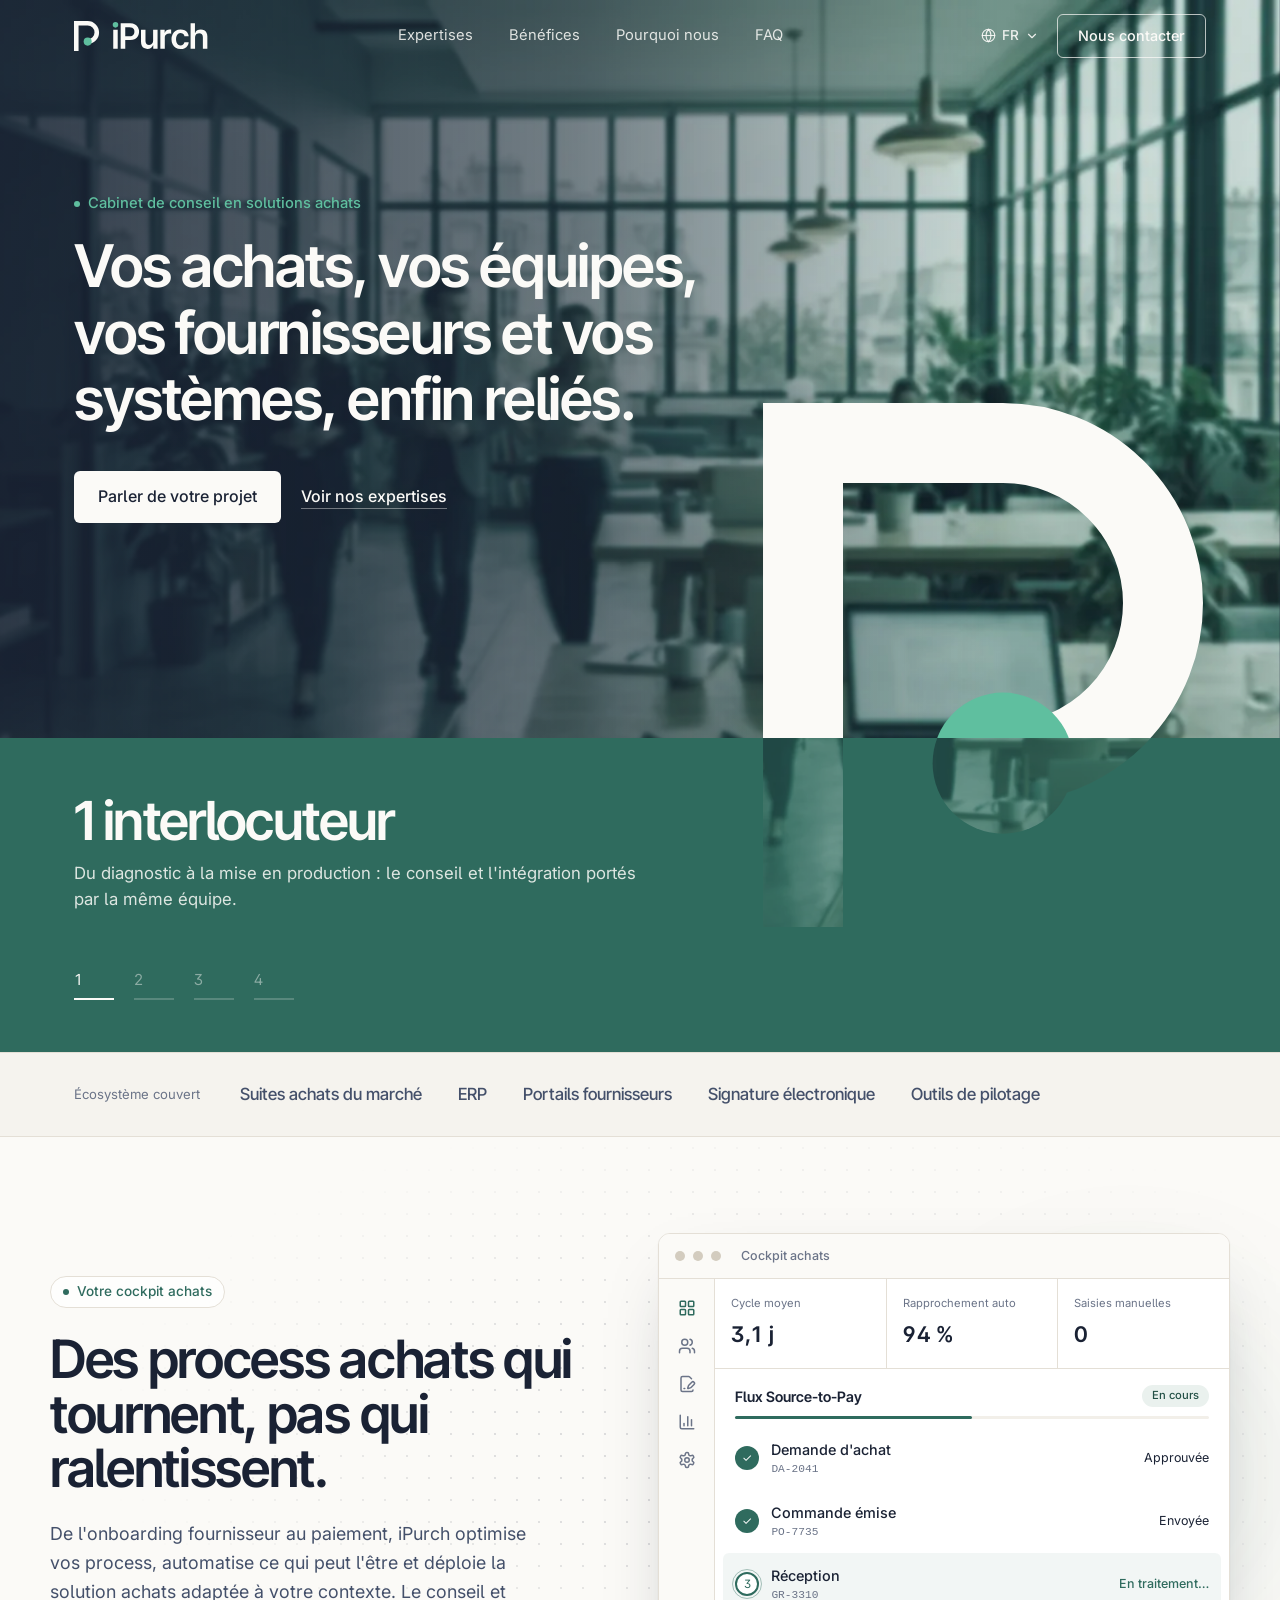
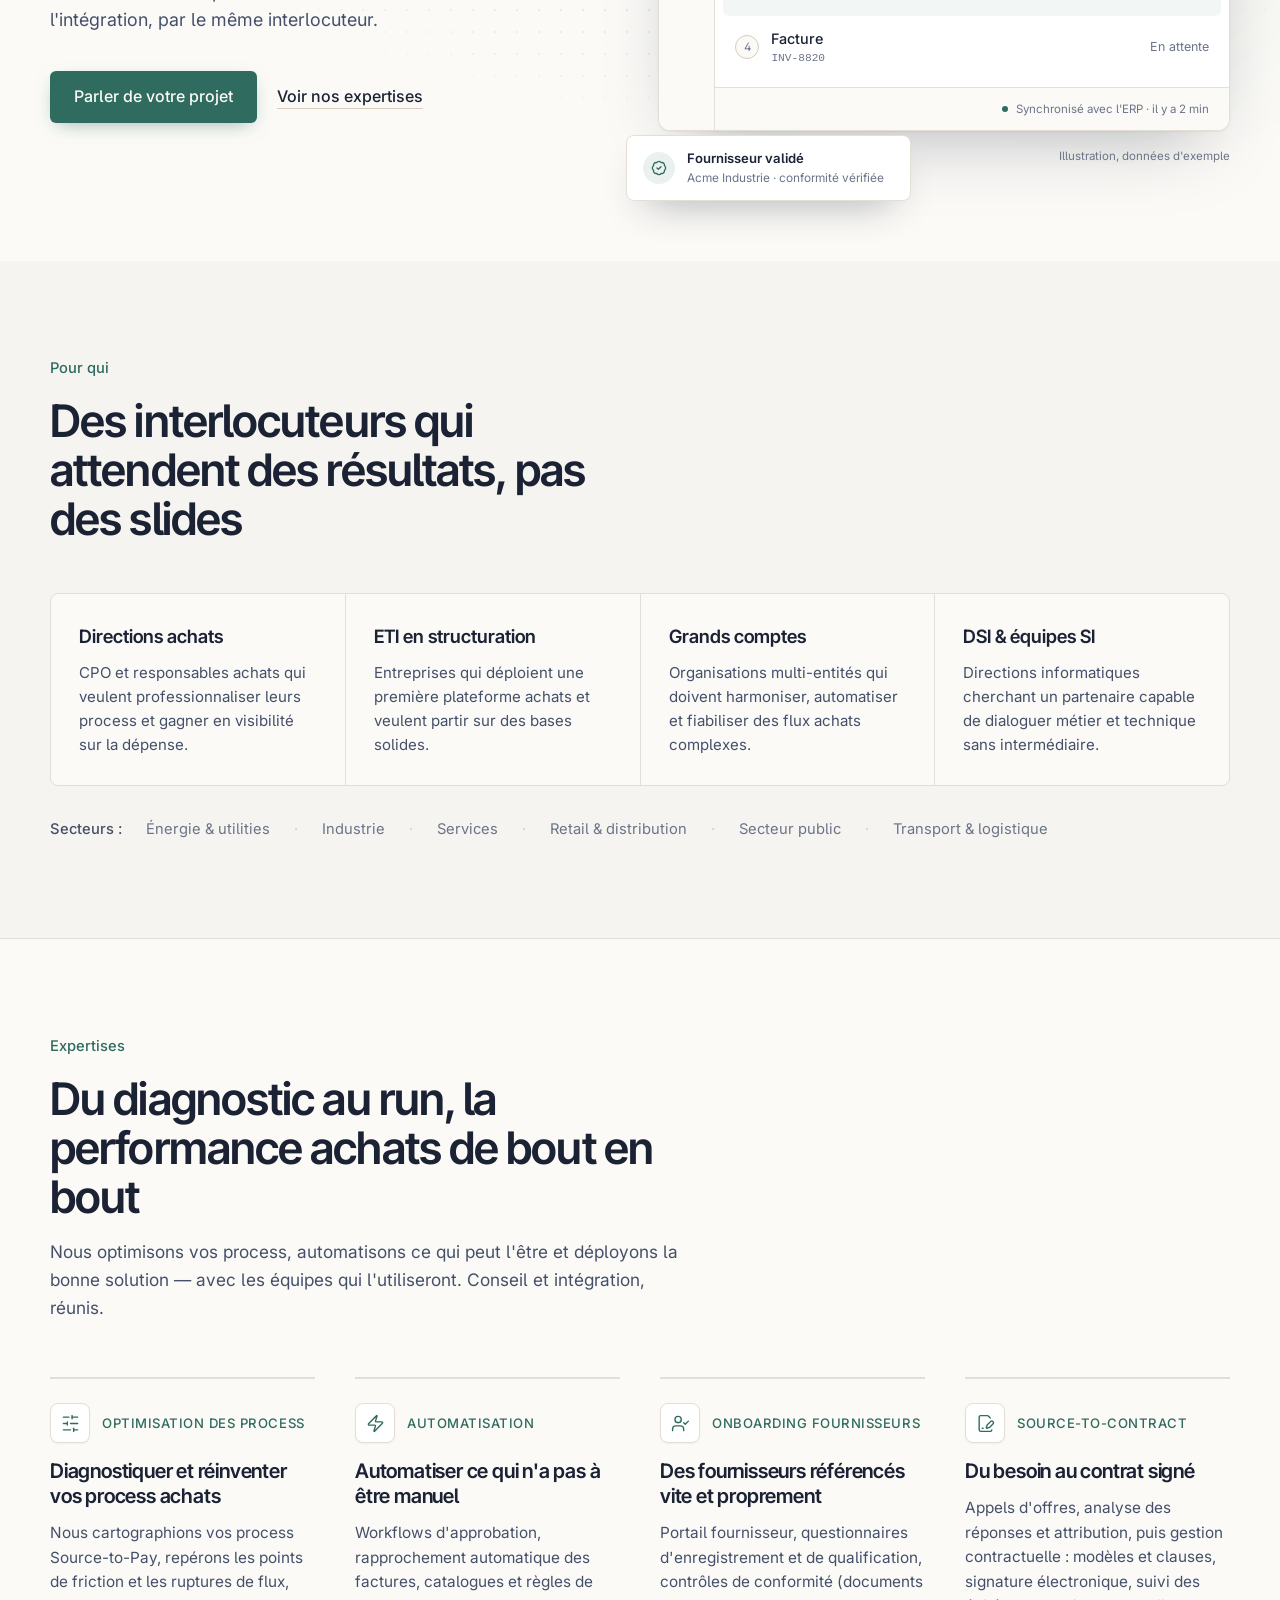
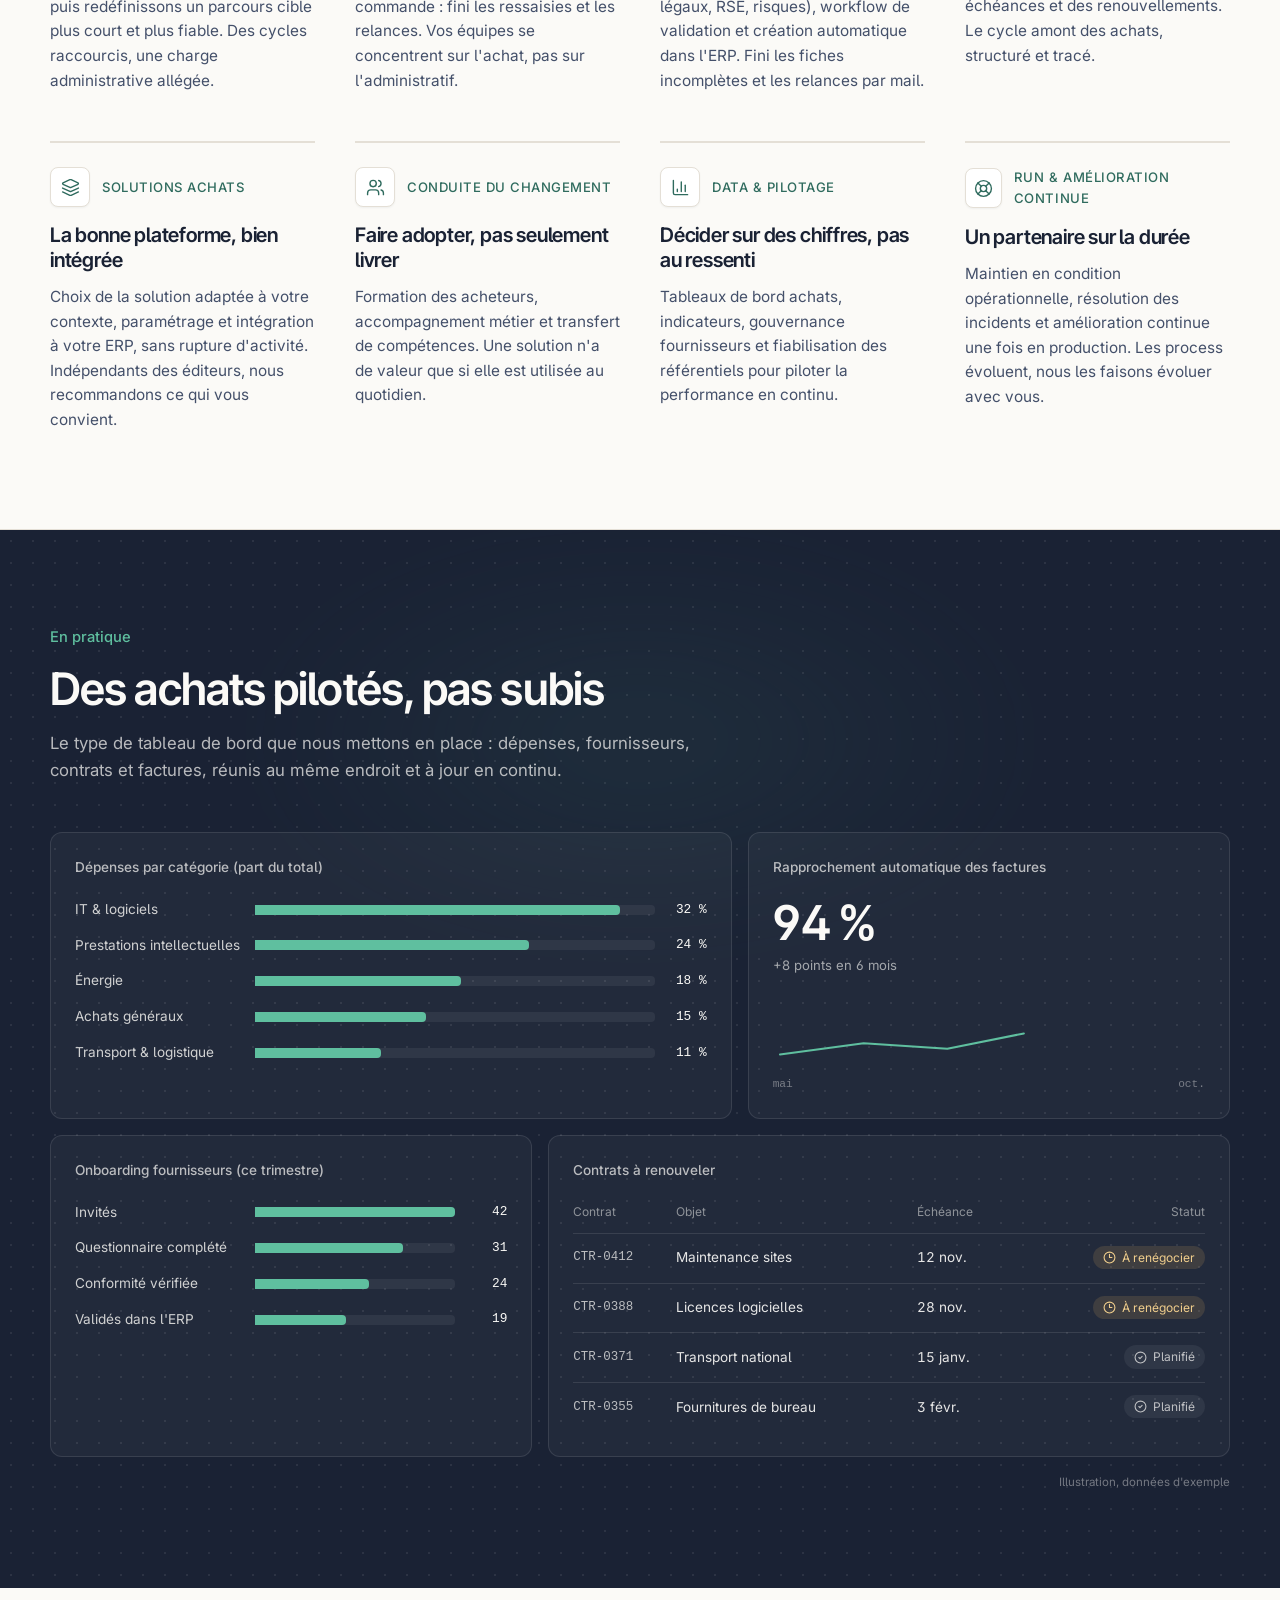
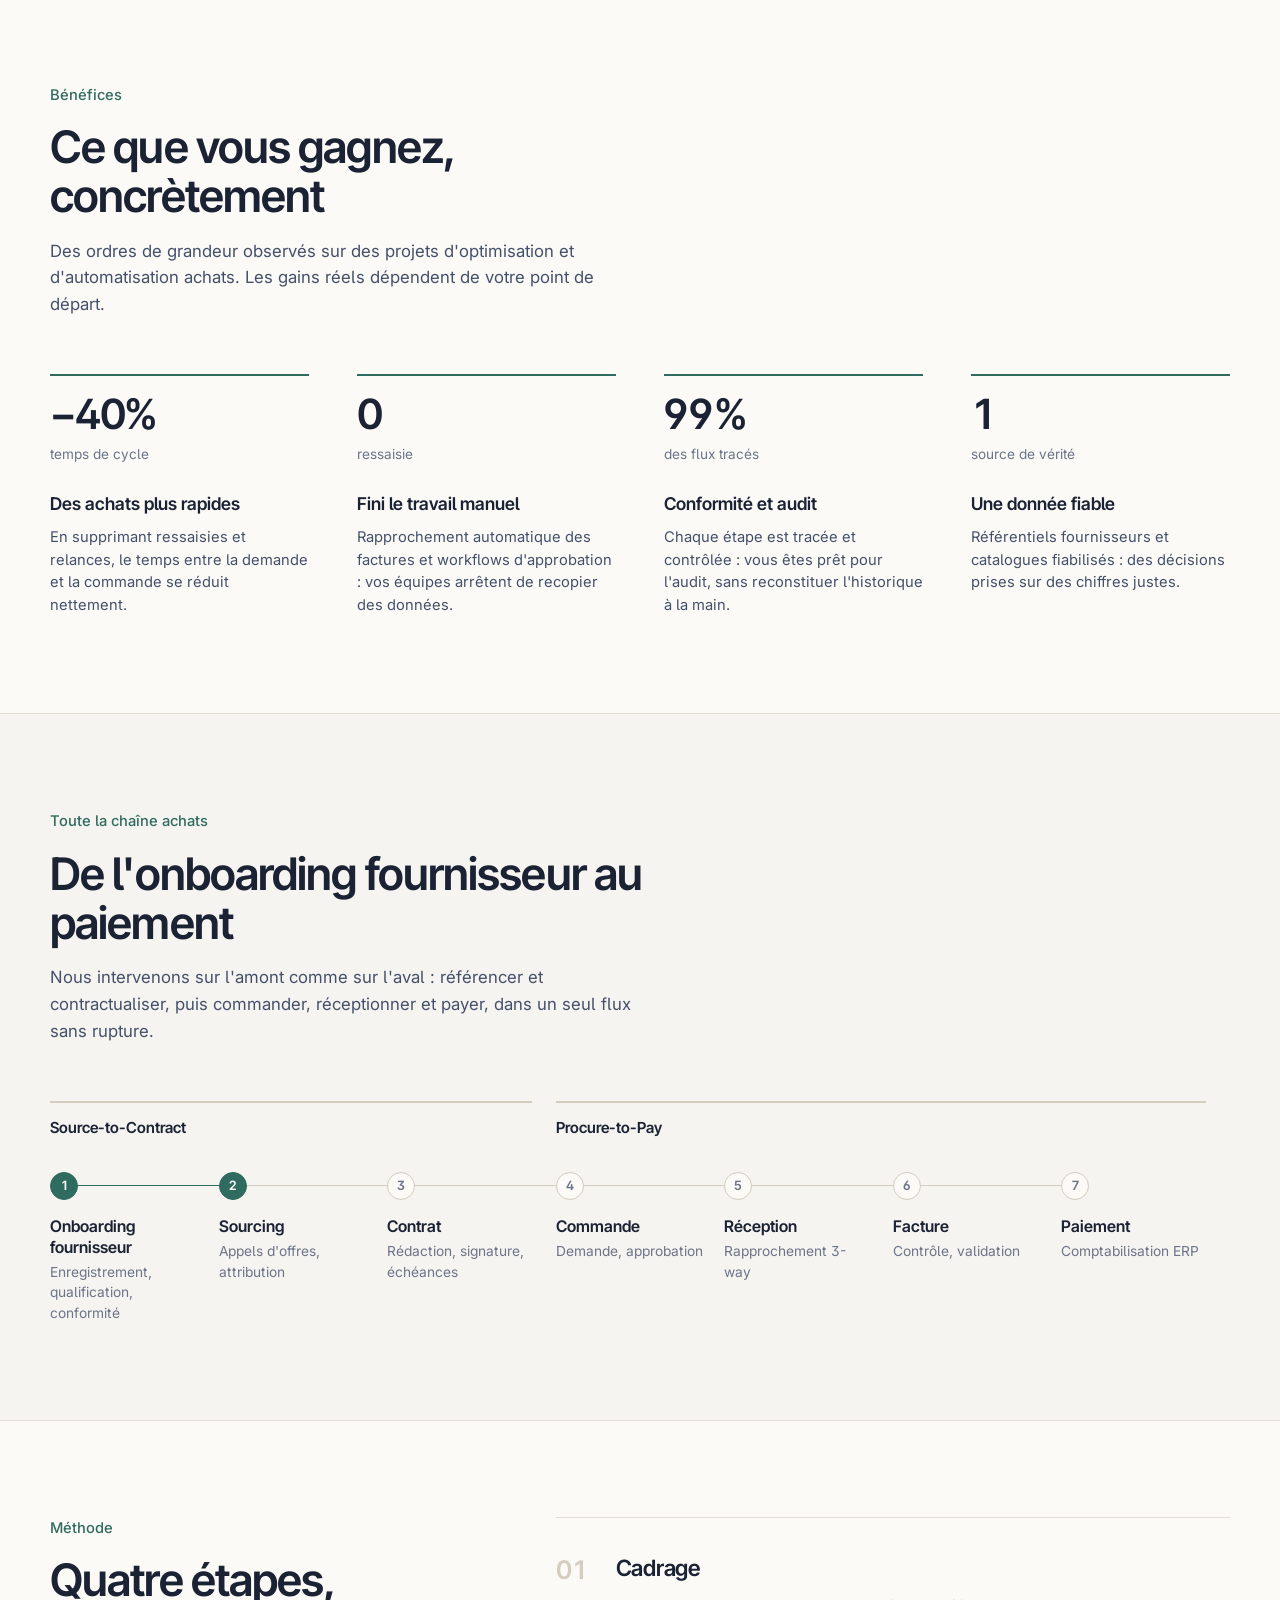
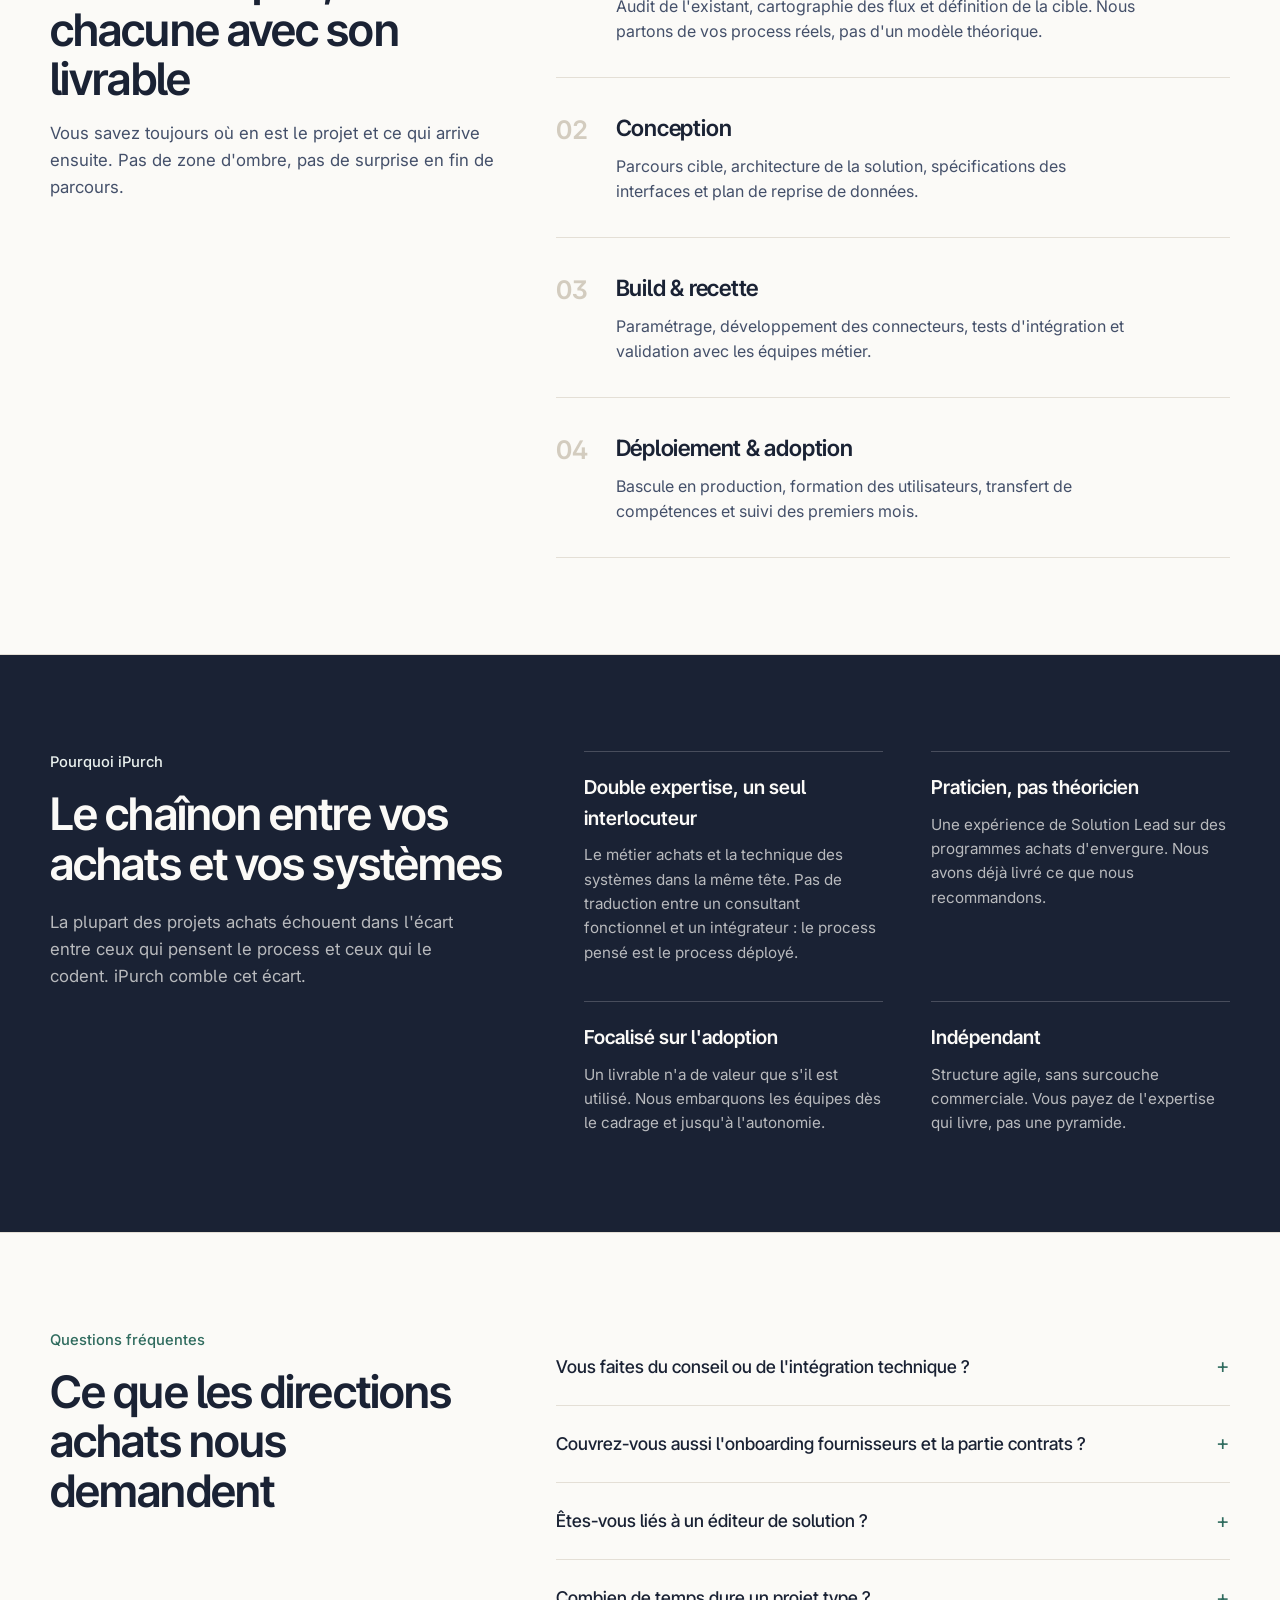
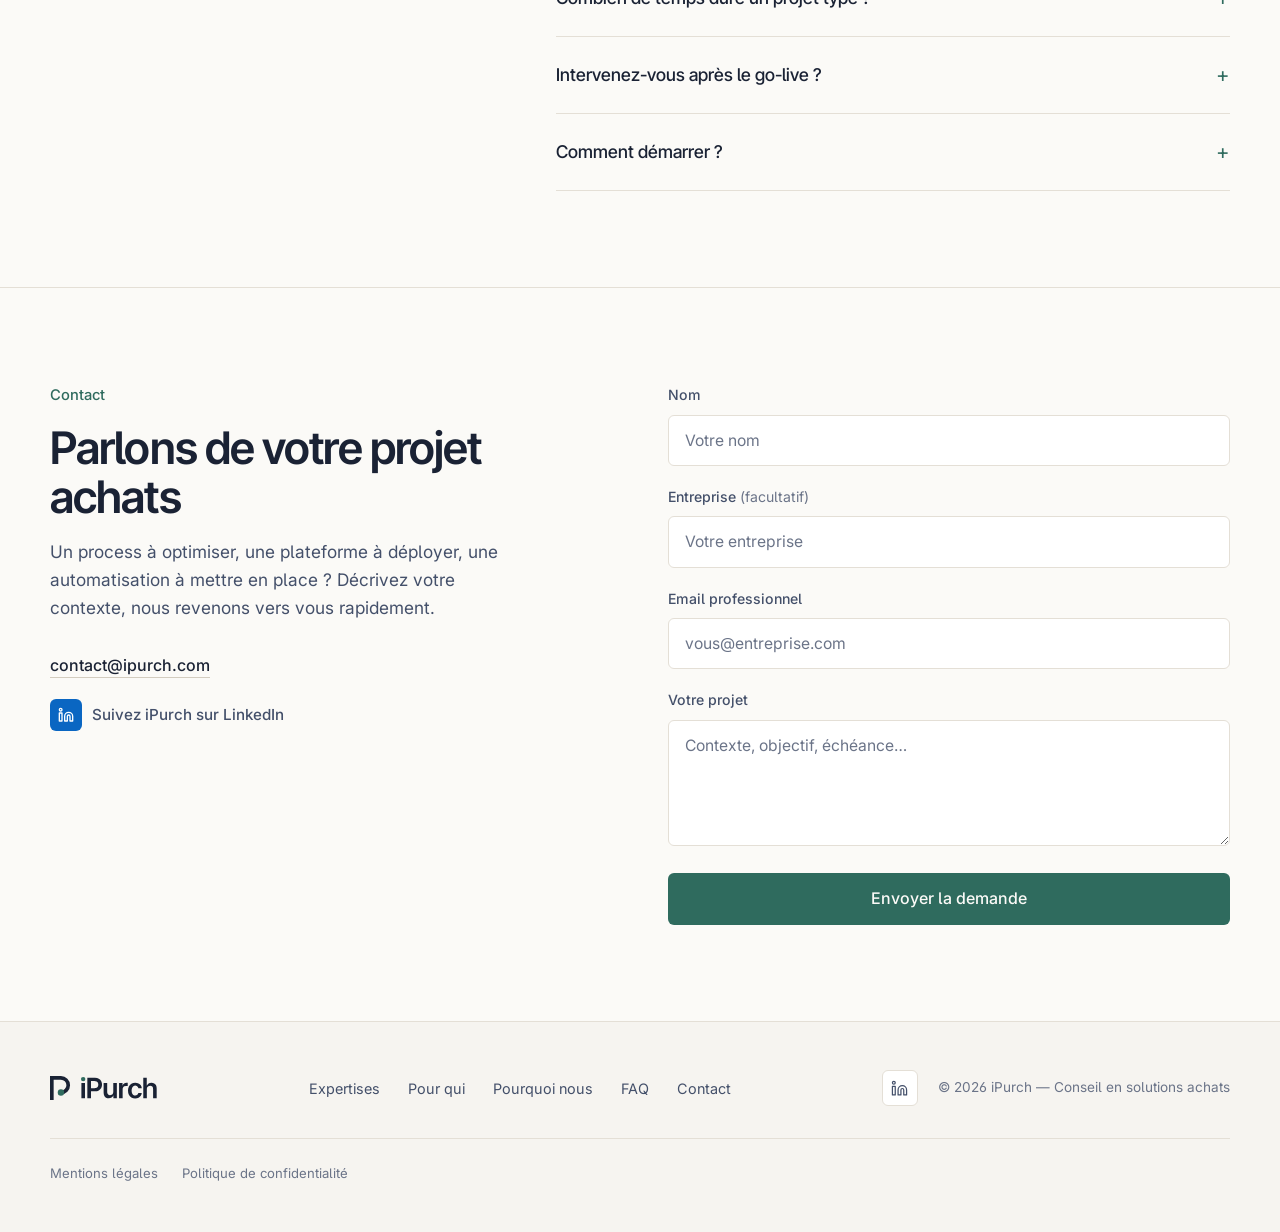
<file: index.html>
<!DOCTYPE html><html lang="fr" dir="ltr"><head><meta charSet="utf-8"/><meta name="viewport" content="width=device-width, initial-scale=1"/><link rel="preload" as="image" href="/logo-ipurch-sombre.svg"/><link rel="preload" as="image" href="/ambiance-bureau.webp" fetchPriority="high"/><link rel="preload" as="image" href="/logo-ipurch.svg"/><link rel="stylesheet" href="/_next/static/css/e1b783a7f90b0f6e.css" data-precedence="next"/><link rel="preload" as="script" fetchPriority="low" href="/_next/static/chunks/webpack-db0a529a99835594.js"/><script src="/_next/static/chunks/4bd1b696-1aecb718b7a33d29.js" async=""></script><script src="/_next/static/chunks/517-3b5f5d968b87747b.js" async=""></script><script src="/_next/static/chunks/main-app-0bca6ce884f73577.js" async=""></script><script src="/_next/static/chunks/320-ba12ade865a0153c.js" async=""></script><script src="/_next/static/chunks/46-290385637371ef12.js" async=""></script><script src="/_next/static/chunks/app/(fr)/page-e378d8bc10ec14c2.js" async=""></script><link rel="preconnect" href="https://fonts.googleapis.com"/><link rel="preconnect" href="https://fonts.gstatic.com" crossorigin="anonymous"/><title>iPurch — Conseil en solutions achats</title><meta name="description" content="iPurch optimise, automatise et déploie vos process achats, de l&#x27;onboarding fournisseur au paiement. Conseil et intégration de solutions achats, réunis."/><meta name="keywords" content="conseil achats,solutions achats,e-procurement,automatisation achats,Source-to-Pay,Source-to-Contract,onboarding fournisseurs,gestion des contrats,optimisation process achats"/><link rel="canonical" href="https://ipurch.com/"/><link rel="alternate" hrefLang="fr" href="https://ipurch.com/"/><link rel="alternate" hrefLang="en" href="https://ipurch.com/en/"/><link rel="alternate" hrefLang="es" href="https://ipurch.com/es/"/><link rel="alternate" hrefLang="ar" href="https://ipurch.com/ar/"/><link rel="alternate" hrefLang="x-default" href="https://ipurch.com/"/><meta property="og:title" content="iPurch — Conseil en solutions achats"/><meta property="og:description" content="Optimisation, automatisation et intégration de vos process achats."/><meta property="og:url" content="https://ipurch.com/"/><meta property="og:locale" content="fr_FR"/><meta property="og:image" content="https://ipurch.com/og.png"/><meta property="og:image:width" content="1200"/><meta property="og:image:height" content="630"/><meta property="og:image:alt" content="iPurch — Conseil en solutions achats"/><meta property="og:type" content="website"/><meta name="twitter:card" content="summary_large_image"/><meta name="twitter:title" content="iPurch — Conseil en solutions achats"/><meta name="twitter:description" content="Optimisation, automatisation et intégration de vos process achats."/><meta name="twitter:image" content="https://ipurch.com/og.png"/><meta name="twitter:image:width" content="1200"/><meta name="twitter:image:height" content="630"/><meta name="twitter:image:alt" content="iPurch — Conseil en solutions achats"/><link rel="icon" href="/icon.svg" type="image/svg+xml"/><link rel="apple-touch-icon" href="/apple-icon.png"/><script>(function(){try{if(location.pathname!=='/')return;var h=location.hash,s=null;try{s=localStorage.getItem('ipurch-lang')}catch(e){}
if(s){if(s!=='fr'&&/^(en|es|ar)$/.test(s))location.replace('/'+s+'/'+h);return}
var ls=navigator.languages&&navigator.languages.length?navigator.languages:[navigator.language||''];
for(var i=0;i<ls.length;i++){var c=String(ls[i]).slice(0,2).toLowerCase();
if(c==='fr')return;if(c==='en'||c==='es'||c==='ar'){location.replace('/'+c+'/'+h);return}}
location.replace('/en/'+h)}catch(e){}})();</script><script type="application/ld+json">{"@context":"https://schema.org","@graph":[{"@type":"ProfessionalService","@id":"https://ipurch.com/#organization","name":"iPurch","legalName":"IPURCH","url":"https://ipurch.com","logo":"https://ipurch.com/apple-icon.png","image":"https://ipurch.com/og.png","email":"contact@ipurch.com","description":"iPurch optimise, automatise et déploie vos process achats, de l'onboarding fournisseur au paiement. Conseil et intégration de solutions achats, réunis.","address":{"@type":"PostalAddress","streetAddress":"14 rue de Mantes, Immeuble Le Charlebourg, Bât. C","addressLocality":"Colombes","postalCode":"92700","addressCountry":"FR"},"areaServed":["FR","EU","MA","ES","AE"],"knowsLanguage":["fr","en","es","ar"],"sameAs":["https://www.linkedin.com/company/146765426/"],"identifier":{"@type":"PropertyValue","propertyID":"SIREN","value":"106573033"}},{"@type":"WebSite","@id":"https://ipurch.com/#website","url":"https://ipurch.com/","name":"iPurch","inLanguage":"fr","publisher":{"@id":"https://ipurch.com/#organization"}}]}</script><link href="https://fonts.googleapis.com/css2?family=Inter+Tight:wght@400;500;600;700&amp;family=Inter:wght@400;500;600&amp;display=swap" rel="stylesheet"/><script src="/_next/static/chunks/polyfills-42372ed130431b0a.js" noModule=""></script></head><body class="font-sans"><nav class="fixed inset-x-0 top-0 z-50 transition-colors duration-300 border-b border-transparent"><div class="mx-auto flex h-[72px] max-w-[1180px] items-center justify-between gap-4 px-6"><a href="#top" aria-label="iPurch, retour en haut de page" dir="ltr"><img src="/logo-ipurch-sombre.svg" alt="iPurch" width="136" height="30" class="block h-[26px] w-auto sm:h-[30px]"/></a><div class="hidden items-center gap-9 text-[0.92rem] transition-colors lg:flex text-paper/85"><a href="#expertises" class="transition-colors hover:text-paper">Expertises</a><a href="#benefices" class="transition-colors hover:text-paper">Bénéfices</a><a href="#pourquoi" class="transition-colors hover:text-paper">Pourquoi nous</a><a href="#faq" class="transition-colors hover:text-paper">FAQ</a></div><div class="flex items-center gap-2"><div class="relative"><button type="button" aria-expanded="false" aria-haspopup="menu" aria-label="Langue : Français" class="flex items-center gap-1.5 rounded-md px-2.5 py-[9px] text-[0.85rem] font-medium transition-colors text-paper/90 hover:bg-white/10"><svg xmlns="http://www.w3.org/2000/svg" width="15" height="15" viewBox="0 0 24 24" fill="none" stroke="currentColor" stroke-width="1.75" stroke-linecap="round" stroke-linejoin="round" class="lucide lucide-globe" aria-hidden="true"><circle cx="12" cy="12" r="10"></circle><path d="M12 2a14.5 14.5 0 0 0 0 20 14.5 14.5 0 0 0 0-20"></path><path d="M2 12h20"></path></svg>FR<svg xmlns="http://www.w3.org/2000/svg" width="14" height="14" viewBox="0 0 24 24" fill="none" stroke="currentColor" stroke-width="2" stroke-linecap="round" stroke-linejoin="round" class="lucide lucide-chevron-down transition-transform" aria-hidden="true"><path d="m6 9 6 6 6-6"></path></svg></button></div><a href="#contact" class="whitespace-nowrap rounded-md px-4 py-[9px] text-[0.88rem] font-medium transition-colors sm:px-5 sm:text-[0.9rem] border border-paper/70 text-paper hover:bg-paper hover:text-ink">Nous contacter</a></div></div></nav><main class="relative z-[1]"><header id="top" class="relative [--W:150px] [--H:calc(var(--W)*1.19)] [--OV:calc(var(--H)*0.36)] sm:[--W:300px] lg:[--W:440px]"><div class="relative h-[clamp(560px,82vh,780px)] overflow-hidden bg-ink"><img src="/ambiance-bureau.webp" alt="" fetchPriority="high" class="kenburns absolute inset-0 h-[115%] w-full object-cover object-[50%_40%]"/><div class="hero-shade absolute inset-0" aria-hidden="true"></div><div class="relative mx-auto flex h-full max-w-[1180px] flex-col justify-center px-6 pb-[calc(var(--OV)*0.55)] pt-20"><p class="load-rise mb-5 inline-flex items-center gap-2 text-[0.92rem] font-medium text-[#5FBF9F]"><span class="h-1.5 w-1.5 rounded-full bg-[#5FBF9F]" aria-hidden="true"></span>Cabinet de conseil en solutions achats</p><h1 class="mb-9 max-w-[19ch] font-display text-[clamp(2.1rem,4.6vw,3.8rem)] font-semibold leading-[1.05] tracking-[-0.025em] text-paper" aria-label="Vos achats, vos équipes, vos fournisseurs et vos systèmes, enfin reliés."><span class="inline-block overflow-hidden pb-[0.08em] align-bottom" aria-hidden="true"><span class="inline-block transition-[transform,opacity] duration-700 ease-out" style="transform:translateY(105%);opacity:0;transition-delay:150ms">Vos</span> </span><span class="inline-block overflow-hidden pb-[0.08em] align-bottom" aria-hidden="true"><span class="inline-block transition-[transform,opacity] duration-700 ease-out" style="transform:translateY(105%);opacity:0;transition-delay:205ms">achats,</span> </span><span class="inline-block overflow-hidden pb-[0.08em] align-bottom" aria-hidden="true"><span class="inline-block transition-[transform,opacity] duration-700 ease-out" style="transform:translateY(105%);opacity:0;transition-delay:260ms">vos</span> </span><span class="inline-block overflow-hidden pb-[0.08em] align-bottom" aria-hidden="true"><span class="inline-block transition-[transform,opacity] duration-700 ease-out" style="transform:translateY(105%);opacity:0;transition-delay:315ms">équipes,</span> </span><span class="inline-block overflow-hidden pb-[0.08em] align-bottom" aria-hidden="true"><span class="inline-block transition-[transform,opacity] duration-700 ease-out" style="transform:translateY(105%);opacity:0;transition-delay:370ms">vos</span> </span><span class="inline-block overflow-hidden pb-[0.08em] align-bottom" aria-hidden="true"><span class="inline-block transition-[transform,opacity] duration-700 ease-out" style="transform:translateY(105%);opacity:0;transition-delay:425ms">fournisseurs</span> </span><span class="inline-block overflow-hidden pb-[0.08em] align-bottom" aria-hidden="true"><span class="inline-block transition-[transform,opacity] duration-700 ease-out" style="transform:translateY(105%);opacity:0;transition-delay:480ms">et</span> </span><span class="inline-block overflow-hidden pb-[0.08em] align-bottom" aria-hidden="true"><span class="inline-block transition-[transform,opacity] duration-700 ease-out" style="transform:translateY(105%);opacity:0;transition-delay:535ms">vos</span> </span><span class="inline-block overflow-hidden pb-[0.08em] align-bottom" aria-hidden="true"><span class="inline-block transition-[transform,opacity] duration-700 ease-out" style="transform:translateY(105%);opacity:0;transition-delay:590ms">systèmes,</span> </span><span class="inline-block overflow-hidden pb-[0.08em] align-bottom" aria-hidden="true"><span class="inline-block transition-[transform,opacity] duration-700 ease-out" style="transform:translateY(105%);opacity:0;transition-delay:645ms">enfin</span> </span><span class="inline-block overflow-hidden pb-[0.08em] align-bottom" aria-hidden="true"><span class="inline-block transition-[transform,opacity] duration-700 ease-out" style="transform:translateY(105%);opacity:0;transition-delay:700ms">reliés.</span></span></h1><div class="load-rise flex flex-wrap items-center gap-5" style="animation-delay:0.9s"><a href="#contact" class="rounded-md bg-paper px-6 py-[13px] font-medium text-ink transition-colors hover:bg-[#5FBF9F]">Parler de votre projet</a><a href="#expertises" class="font-medium text-paper underline decoration-paper/40 underline-offset-[6px] transition-colors hover:decoration-[#5FBF9F]">Voir nos expertises</a></div></div><div class="pointer-events-none absolute end-[6%] h-[var(--H)] w-[var(--W)]" style="bottom:calc(var(--OV) * -1)"><svg viewBox="9 6 30.25 36" class="block h-full w-full overflow-visible" aria-hidden="true"><path d="M11.75 42V8.75H25.5A11 11 0 0 1 25.5 30.75" fill="none" stroke="#FBFAF7" stroke-width="5.5" stroke-linejoin="miter" pathLength="1" style="stroke-dasharray:1;stroke-dashoffset:1;transition:stroke-dashoffset 1.8s cubic-bezier(.65,0,.35,1) .3s"></path><circle cx="25.5" cy="30.75" r="4.84" fill="#5FBF9F" style="transform-origin:25.5px 30.75px;transform:scale(0);transition:transform .6s cubic-bezier(.34,1.56,.64,1) 1.9s"></circle></svg></div></div><div class="relative overflow-hidden bg-pine text-paper"><div class="pointer-events-none absolute end-[6%] h-[var(--H)] w-[var(--W)] transition-opacity duration-1000" style="top:calc((var(--H) - var(--OV)) * -1);background-image:url(/ambiance-bureau.webp);background-size:cover;background-position:center;-webkit-mask-image:url(/symbole-masque.svg);mask-image:url(/symbole-masque.svg);-webkit-mask-size:100% 100%;mask-size:100% 100%;opacity:0;transition-delay:1.8s" aria-hidden="true"></div><div class="relative mx-auto max-w-[1180px] px-6 pb-12 pt-[calc(var(--OV)+36px)] sm:pe-[calc(var(--W)+8%)] sm:pt-14"><div class="relative min-h-[190px] sm:min-h-[150px]" aria-live="polite"><div class="absolute inset-0 transition-[opacity,transform] duration-700 ease-out" style="opacity:1;transform:translateY(0);pointer-events:auto" aria-hidden="false"><div class="mb-3 font-display text-[clamp(2.2rem,4.2vw,3.4rem)] font-semibold leading-none tracking-[-0.03em]">1 interlocuteur</div><p class="max-w-[52ch] text-[1.05rem] leading-[1.55] text-paper/85">Du diagnostic à la mise en production : le conseil et l&#x27;intégration portés par la même équipe.</p></div><div class="absolute inset-0 transition-[opacity,transform] duration-700 ease-out" style="opacity:0;transform:translateY(14px);pointer-events:none" aria-hidden="true"><div class="mb-3 font-display text-[clamp(2.2rem,4.2vw,3.4rem)] font-semibold leading-none tracking-[-0.03em]">Source-to-Pay</div><p class="max-w-[52ch] text-[1.05rem] leading-[1.55] text-paper/85">De l&#x27;onboarding fournisseur au paiement, Source-to-Contract et Procure-to-Pay couverts de bout en bout.</p></div><div class="absolute inset-0 transition-[opacity,transform] duration-700 ease-out" style="opacity:0;transform:translateY(14px);pointer-events:none" aria-hidden="true"><div class="mb-3 font-display text-[clamp(2.2rem,4.2vw,3.4rem)] font-semibold leading-none tracking-[-0.03em]">Automatiser</div><p class="max-w-[52ch] text-[1.05rem] leading-[1.55] text-paper/85">Moins de saisies, moins de relances : vos flux d&#x27;achat s&#x27;enchaînent sans intervention manuelle.</p></div><div class="absolute inset-0 transition-[opacity,transform] duration-700 ease-out" style="opacity:0;transform:translateY(14px);pointer-events:none" aria-hidden="true"><div class="mb-3 font-display text-[clamp(2.2rem,4.2vw,3.4rem)] font-semibold leading-none tracking-[-0.03em]">Piloter</div><p class="max-w-[52ch] text-[1.05rem] leading-[1.55] text-paper/85">Dépenses, fournisseurs, contrats et factures réunis dans des tableaux de bord à jour en continu.</p></div></div><div class="mt-6 flex gap-5" role="tablist" aria-label="Messages"><button role="tab" aria-selected="true" aria-label="Message 1 : 1 interlocuteur" class="group w-10 pb-1 text-start font-display text-[0.95rem] tabular-nums transition-colors text-paper">1<span class="mt-1.5 block h-[2px] w-full overflow-hidden bg-paper/20"><span class="block h-full bg-paper" style="animation:slideProgress 6000ms linear forwards"></span></span></button><button role="tab" aria-selected="false" aria-label="Message 2 : Source-to-Pay" class="group w-10 pb-1 text-start font-display text-[0.95rem] tabular-nums transition-colors text-paper/45 hover:text-paper/80">2<span class="mt-1.5 block h-[2px] w-full overflow-hidden bg-paper/20"><span class="block h-full bg-paper" style="width:0%;animation:none"></span></span></button><button role="tab" aria-selected="false" aria-label="Message 3 : Automatiser" class="group w-10 pb-1 text-start font-display text-[0.95rem] tabular-nums transition-colors text-paper/45 hover:text-paper/80">3<span class="mt-1.5 block h-[2px] w-full overflow-hidden bg-paper/20"><span class="block h-full bg-paper" style="width:0%;animation:none"></span></span></button><button role="tab" aria-selected="false" aria-label="Message 4 : Piloter" class="group w-10 pb-1 text-start font-display text-[0.95rem] tabular-nums transition-colors text-paper/45 hover:text-paper/80">4<span class="mt-1.5 block h-[2px] w-full overflow-hidden bg-paper/20"><span class="block h-full bg-paper" style="width:0%;animation:none"></span></span></button></div></div></div></header><section class="border-y border-line bg-paper-2/60"><div class="mx-auto flex max-w-[1180px] flex-col gap-5 px-6 py-7 sm:flex-row sm:items-center sm:gap-10"><span class="shrink-0 text-[0.82rem] text-mute">Écosystème couvert</span><div class="flex flex-wrap items-center gap-x-9 gap-y-3"><span class="font-display text-[1.05rem] font-medium text-ink-soft">Suites achats du marché</span><span class="font-display text-[1.05rem] font-medium text-ink-soft">ERP</span><span class="font-display text-[1.05rem] font-medium text-ink-soft">Portails fournisseurs</span><span class="font-display text-[1.05rem] font-medium text-ink-soft">Signature électronique</span><span class="font-display text-[1.05rem] font-medium text-ink-soft">Outils de pilotage</span></div></div></section><section id="cockpit" class="relative overflow-hidden px-6 pb-24 pt-24"><div class="hero-grid pointer-events-none absolute inset-0" aria-hidden="true"></div><div class="pointer-events-none absolute right-[-10%] top-[8%] h-[560px] w-[560px] rounded-full opacity-60 blur-3xl" style="background:radial-gradient(circle, rgba(47,107,94,.16), transparent 65%)" aria-hidden="true"></div><div class="relative mx-auto grid max-w-[1180px] items-center gap-16 lg:grid-cols-[1fr_1.05fr]"><div><p class="reveal mb-6 inline-flex items-center gap-2 rounded-full border border-line bg-white/70 px-3 py-1 text-[0.85rem] font-medium text-pine backdrop-blur"><span class="h-1.5 w-1.5 rounded-full bg-pine" aria-hidden="true"></span>Votre cockpit achats</p><h2 class="reveal mb-6 font-display text-[clamp(2.2rem,4.2vw,3.3rem)] font-semibold leading-[1.04] tracking-[-0.025em] text-ink" style="animation-delay:0.05s">Des process achats qui tournent, pas qui ralentissent.</h2><p class="reveal mb-9 max-w-[46ch] text-[1.12rem] leading-[1.6] text-ink-soft" style="animation-delay:0.1s">De l&#x27;onboarding fournisseur au paiement, iPurch optimise vos process, automatise ce qui peut l&#x27;être et déploie la solution achats adaptée à votre contexte. Le conseil et l&#x27;intégration, par le même interlocuteur.</p><div class="reveal flex flex-wrap items-center gap-5" style="animation-delay:0.15s"><a href="#contact" class="rounded-md bg-pine px-6 py-[13px] font-medium text-paper shadow-[0_6px_20px_-8px_rgba(47,107,94,.6)] transition-colors hover:bg-pine-deep">Parler de votre projet</a><a href="#expertises" class="font-medium text-ink underline decoration-line-strong underline-offset-[6px] transition-colors hover:decoration-pine">Voir nos expertises</a></div></div><div class="reveal relative" style="animation-delay:0.2s"><div class="overflow-hidden rounded-xl border border-line bg-white shadow-[0_1px_2px_rgba(26,34,52,.05),0_30px_70px_-30px_rgba(26,34,52,.35)]"><div class="flex items-center gap-2 border-b border-line bg-paper px-4 py-3"><span class="h-2.5 w-2.5 rounded-full bg-line-strong"></span><span class="h-2.5 w-2.5 rounded-full bg-line-strong"></span><span class="h-2.5 w-2.5 rounded-full bg-line-strong"></span><span class="ms-3 text-[0.78rem] font-medium text-mute">Cockpit achats</span></div><div class="flex"><div class="hidden w-14 shrink-0 flex-col items-center gap-5 border-e border-line bg-paper py-5 text-mute sm:flex" aria-hidden="true"><svg xmlns="http://www.w3.org/2000/svg" width="18" height="18" viewBox="0 0 24 24" fill="none" stroke="currentColor" stroke-width="2" stroke-linecap="round" stroke-linejoin="round" class="lucide lucide-layout-grid text-pine"><rect width="7" height="7" x="3" y="3" rx="1"></rect><rect width="7" height="7" x="14" y="3" rx="1"></rect><rect width="7" height="7" x="14" y="14" rx="1"></rect><rect width="7" height="7" x="3" y="14" rx="1"></rect></svg><svg xmlns="http://www.w3.org/2000/svg" width="18" height="18" viewBox="0 0 24 24" fill="none" stroke="currentColor" stroke-width="2" stroke-linecap="round" stroke-linejoin="round" class="lucide lucide-users"><path d="M16 21v-2a4 4 0 0 0-4-4H6a4 4 0 0 0-4 4v2"></path><circle cx="9" cy="7" r="4"></circle><path d="M22 21v-2a4 4 0 0 0-3-3.87"></path><path d="M16 3.13a4 4 0 0 1 0 7.75"></path></svg><svg xmlns="http://www.w3.org/2000/svg" width="18" height="18" viewBox="0 0 24 24" fill="none" stroke="currentColor" stroke-width="2" stroke-linecap="round" stroke-linejoin="round" class="lucide lucide-file-pen-line"><path d="m18 5-2.414-2.414A2 2 0 0 0 14.172 2H6a2 2 0 0 0-2 2v16a2 2 0 0 0 2 2h12a2 2 0 0 0 2-2"></path><path d="M21.378 12.626a1 1 0 0 0-3.004-3.004l-4.01 4.012a2 2 0 0 0-.506.854l-.837 2.87a.5.5 0 0 0 .62.62l2.87-.837a2 2 0 0 0 .854-.506z"></path><path d="M8 18h1"></path></svg><svg xmlns="http://www.w3.org/2000/svg" width="18" height="18" viewBox="0 0 24 24" fill="none" stroke="currentColor" stroke-width="2" stroke-linecap="round" stroke-linejoin="round" class="lucide lucide-chart-column"><path d="M3 3v16a2 2 0 0 0 2 2h16"></path><path d="M18 17V9"></path><path d="M13 17V5"></path><path d="M8 17v-3"></path></svg><svg xmlns="http://www.w3.org/2000/svg" width="18" height="18" viewBox="0 0 24 24" fill="none" stroke="currentColor" stroke-width="2" stroke-linecap="round" stroke-linejoin="round" class="lucide lucide-settings"><path d="M12.22 2h-.44a2 2 0 0 0-2 2v.18a2 2 0 0 1-1 1.73l-.43.25a2 2 0 0 1-2 0l-.15-.08a2 2 0 0 0-2.73.73l-.22.38a2 2 0 0 0 .73 2.73l.15.1a2 2 0 0 1 1 1.72v.51a2 2 0 0 1-1 1.74l-.15.09a2 2 0 0 0-.73 2.73l.22.38a2 2 0 0 0 2.73.73l.15-.08a2 2 0 0 1 2 0l.43.25a2 2 0 0 1 1 1.73V20a2 2 0 0 0 2 2h.44a2 2 0 0 0 2-2v-.18a2 2 0 0 1 1-1.73l.43-.25a2 2 0 0 1 2 0l.15.08a2 2 0 0 0 2.73-.73l.22-.39a2 2 0 0 0-.73-2.73l-.15-.08a2 2 0 0 1-1-1.74v-.5a2 2 0 0 1 1-1.74l.15-.09a2 2 0 0 0 .73-2.73l-.22-.38a2 2 0 0 0-2.73-.73l-.15.08a2 2 0 0 1-2 0l-.43-.25a2 2 0 0 1-1-1.73V4a2 2 0 0 0-2-2z"></path><circle cx="12" cy="12" r="3"></circle></svg></div><div class="min-w-0 flex-1"><div class="grid grid-cols-3 border-b border-line"><div class="px-4 py-4 border-e border-line"><div class="text-[0.7rem] text-mute">Cycle moyen</div><div class="mt-1 font-display text-[1.35rem] font-semibold tabular-nums text-ink">3,1 j</div></div><div class="px-4 py-4 border-e border-line"><div class="text-[0.7rem] text-mute">Rapprochement auto</div><div class="mt-1 font-display text-[1.35rem] font-semibold tabular-nums text-ink">94 %</div></div><div class="px-4 py-4 "><div class="text-[0.7rem] text-mute">Saisies manuelles</div><div class="mt-1 font-display text-[1.35rem] font-semibold tabular-nums text-ink">0</div></div></div><div class="flex items-center justify-between px-5 pb-2 pt-4"><span class="font-display text-[0.9rem] font-semibold text-ink">Flux Source-to-Pay</span><span class="rounded-full px-2.5 py-0.5 text-[0.7rem] font-medium transition-colors duration-500 bg-pine-tint text-pine-deep">En cours</span></div><div class="mx-5 h-[3px] rounded bg-paper-2"><div class="h-full rounded bg-pine transition-[width] duration-700 ease-out" style="width:0%"></div></div><ul class="px-2 py-2"><li class="flex items-center gap-3 rounded-md px-3 py-[11px] transition-colors duration-500 bg-pine-tint/60"><span class="relative grid h-6 w-6 shrink-0 place-items-center rounded-full text-[0.72rem] transition-all duration-500 border-2 border-pine bg-white text-pine" aria-hidden="true">1<span class="absolute inset-[-5px] animate-ping rounded-full border border-pine/40"></span></span><div class="min-w-0 flex-1"><div class="text-[0.9rem] font-medium text-ink">Demande d&#x27;achat</div><div class="font-mono text-[0.7rem] text-mute">DA-2041</div></div><span class="shrink-0 text-[0.78rem] transition-colors duration-500 font-medium text-pine">En traitement…</span></li><li class="flex items-center gap-3 rounded-md px-3 py-[11px] transition-colors duration-500 "><span class="relative grid h-6 w-6 shrink-0 place-items-center rounded-full text-[0.72rem] transition-all duration-500 border border-line-strong bg-paper text-mute" aria-hidden="true">2</span><div class="min-w-0 flex-1"><div class="text-[0.9rem] font-medium text-ink">Commande émise</div><div class="font-mono text-[0.7rem] text-mute">PO-7735</div></div><span class="shrink-0 text-[0.78rem] transition-colors duration-500 text-mute">En attente</span></li><li class="flex items-center gap-3 rounded-md px-3 py-[11px] transition-colors duration-500 "><span class="relative grid h-6 w-6 shrink-0 place-items-center rounded-full text-[0.72rem] transition-all duration-500 border border-line-strong bg-paper text-mute" aria-hidden="true">3</span><div class="min-w-0 flex-1"><div class="text-[0.9rem] font-medium text-ink">Réception</div><div class="font-mono text-[0.7rem] text-mute">GR-3310</div></div><span class="shrink-0 text-[0.78rem] transition-colors duration-500 text-mute">En attente</span></li><li class="flex items-center gap-3 rounded-md px-3 py-[11px] transition-colors duration-500 "><span class="relative grid h-6 w-6 shrink-0 place-items-center rounded-full text-[0.72rem] transition-all duration-500 border border-line-strong bg-paper text-mute" aria-hidden="true">4</span><div class="min-w-0 flex-1"><div class="text-[0.9rem] font-medium text-ink">Facture</div><div class="font-mono text-[0.7rem] text-mute">INV-8820</div></div><span class="shrink-0 text-[0.78rem] transition-colors duration-500 text-mute">En attente</span></li></ul><div class="flex items-center justify-end gap-2 border-t border-line bg-paper px-5 py-3 text-[0.72rem] text-mute"><span class="h-1.5 w-1.5 rounded-full bg-pine" aria-hidden="true"></span>Synchronisé avec l&#x27;ERP · il y a 2 min</div></div></div></div><div class="float-card absolute -bottom-9 -start-8 hidden w-[285px] rounded-lg border border-line bg-white px-4 py-3 shadow-[0_18px_40px_-20px_rgba(26,34,52,.45)] md:block"><div class="flex items-center gap-3"><span class="grid h-8 w-8 shrink-0 place-items-center rounded-full bg-pine-tint text-pine" aria-hidden="true"><svg xmlns="http://www.w3.org/2000/svg" width="16" height="16" viewBox="0 0 24 24" fill="none" stroke="currentColor" stroke-width="2" stroke-linecap="round" stroke-linejoin="round" class="lucide lucide-badge-check"><path d="M3.85 8.62a4 4 0 0 1 4.78-4.77 4 4 0 0 1 6.74 0 4 4 0 0 1 4.78 4.78 4 4 0 0 1 0 6.74 4 4 0 0 1-4.77 4.78 4 4 0 0 1-6.75 0 4 4 0 0 1-4.78-4.77 4 4 0 0 1 0-6.76Z"></path><path d="m9 12 2 2 4-4"></path></svg></span><div class="min-w-0"><div class="text-[0.82rem] font-semibold text-ink">Fournisseur validé</div><div class="truncate text-[0.74rem] text-mute">Acme Industrie · conformité vérifiée</div></div></div></div><p class="mt-12 text-end text-[0.72rem] text-mute md:mt-4">Illustration, données d&#x27;exemple</p></div></div></section><section id="pour-qui" class="border-b border-line bg-paper-2/50 px-6 py-24"><div class="mx-auto max-w-[1180px]"><div class="reveal max-w-[560px]"><p class="mb-4 text-[0.92rem] font-medium text-pine">Pour qui</p><h2 class="font-display text-[clamp(1.9rem,3.6vw,2.8rem)] font-semibold leading-[1.1] tracking-[-0.02em] text-ink">Des interlocuteurs qui attendent des résultats, pas des slides</h2></div><div class="reveal mt-12 grid grid-cols-1 gap-px overflow-hidden rounded-lg border border-line bg-line sm:grid-cols-2 lg:grid-cols-4"><div class="bg-paper p-7"><h3 class="mb-2.5 font-display text-[1.15rem] font-semibold text-ink">Directions achats</h3><p class="text-[0.94rem] leading-[1.6] text-ink-soft">CPO et responsables achats qui veulent professionnaliser leurs process et gagner en visibilité sur la dépense.</p></div><div class="bg-paper p-7"><h3 class="mb-2.5 font-display text-[1.15rem] font-semibold text-ink">ETI en structuration</h3><p class="text-[0.94rem] leading-[1.6] text-ink-soft">Entreprises qui déploient une première plateforme achats et veulent partir sur des bases solides.</p></div><div class="bg-paper p-7"><h3 class="mb-2.5 font-display text-[1.15rem] font-semibold text-ink">Grands comptes</h3><p class="text-[0.94rem] leading-[1.6] text-ink-soft">Organisations multi-entités qui doivent harmoniser, automatiser et fiabiliser des flux achats complexes.</p></div><div class="bg-paper p-7"><h3 class="mb-2.5 font-display text-[1.15rem] font-semibold text-ink">DSI &amp; équipes SI</h3><p class="text-[0.94rem] leading-[1.6] text-ink-soft">Directions informatiques cherchant un partenaire capable de dialoguer métier et technique sans intermédiaire.</p></div></div><div class="reveal mt-8 flex flex-wrap items-center gap-x-6 gap-y-2 text-[0.92rem] text-mute"><span class="font-medium text-ink-soft">Secteurs :</span><span>Énergie &amp; utilities<span class="ms-6 text-line-strong">·</span></span><span>Industrie<span class="ms-6 text-line-strong">·</span></span><span>Services<span class="ms-6 text-line-strong">·</span></span><span>Retail &amp; distribution<span class="ms-6 text-line-strong">·</span></span><span>Secteur public<span class="ms-6 text-line-strong">·</span></span><span>Transport &amp; logistique</span></div></div></section><section id="expertises" class="border-b border-line px-6 py-24"><div class="mx-auto max-w-[1180px]"><div class="reveal max-w-[640px]"><p class="mb-4 text-[0.92rem] font-medium text-pine">Expertises</p><h2 class="mb-4 font-display text-[clamp(1.9rem,3.6vw,2.8rem)] font-semibold leading-[1.1] tracking-[-0.02em] text-ink">Du diagnostic au run, la performance achats de bout en bout</h2><p class="text-[1.08rem] leading-[1.6] text-ink-soft">Nous optimisons vos process, automatisons ce qui peut l&#x27;être et déployons la bonne solution — avec les équipes qui l&#x27;utiliseront. Conseil et intégration, réunis.</p></div><div class="reveal mt-14 grid grid-cols-1 gap-x-10 gap-y-12 sm:grid-cols-2 lg:grid-cols-4"><div class="group border-t-2 border-line pt-6 transition-colors duration-300 hover:border-pine"><div class="mb-4 flex items-center gap-3"><span class="grid h-10 w-10 place-items-center rounded-lg border border-line bg-white text-pine shadow-[0_1px_2px_rgba(26,34,52,.05)] transition-colors duration-300 group-hover:border-pine group-hover:bg-pine group-hover:text-white" aria-hidden="true"><svg xmlns="http://www.w3.org/2000/svg" width="19" height="19" viewBox="0 0 24 24" fill="none" stroke="currentColor" stroke-width="1.75" stroke-linecap="round" stroke-linejoin="round" class="lucide lucide-sliders-horizontal"><line x1="21" x2="14" y1="4" y2="4"></line><line x1="10" x2="3" y1="4" y2="4"></line><line x1="21" x2="12" y1="12" y2="12"></line><line x1="8" x2="3" y1="12" y2="12"></line><line x1="21" x2="16" y1="20" y2="20"></line><line x1="12" x2="3" y1="20" y2="20"></line><line x1="14" x2="14" y1="2" y2="6"></line><line x1="8" x2="8" y1="10" y2="14"></line><line x1="16" x2="16" y1="18" y2="22"></line></svg></span><p class="text-[0.82rem] font-medium uppercase tracking-[0.04em] text-pine">Optimisation des process</p></div><h3 class="mb-3 font-display text-[1.25rem] font-semibold leading-[1.25] tracking-[-0.01em] text-ink">Diagnostiquer et réinventer vos process achats</h3><p class="text-[0.96rem] leading-[1.6] text-ink-soft">Nous cartographions vos process Source-to-Pay, repérons les points de friction et les ruptures de flux, puis redéfinissons un parcours cible plus court et plus fiable. Des cycles raccourcis, une charge administrative allégée.</p></div><div class="group border-t-2 border-line pt-6 transition-colors duration-300 hover:border-pine"><div class="mb-4 flex items-center gap-3"><span class="grid h-10 w-10 place-items-center rounded-lg border border-line bg-white text-pine shadow-[0_1px_2px_rgba(26,34,52,.05)] transition-colors duration-300 group-hover:border-pine group-hover:bg-pine group-hover:text-white" aria-hidden="true"><svg xmlns="http://www.w3.org/2000/svg" width="19" height="19" viewBox="0 0 24 24" fill="none" stroke="currentColor" stroke-width="1.75" stroke-linecap="round" stroke-linejoin="round" class="lucide lucide-zap"><path d="M4 14a1 1 0 0 1-.78-1.63l9.9-10.2a.5.5 0 0 1 .86.46l-1.92 6.02A1 1 0 0 0 13 10h7a1 1 0 0 1 .78 1.63l-9.9 10.2a.5.5 0 0 1-.86-.46l1.92-6.02A1 1 0 0 0 11 14z"></path></svg></span><p class="text-[0.82rem] font-medium uppercase tracking-[0.04em] text-pine">Automatisation</p></div><h3 class="mb-3 font-display text-[1.25rem] font-semibold leading-[1.25] tracking-[-0.01em] text-ink">Automatiser ce qui n&#x27;a pas à être manuel</h3><p class="text-[0.96rem] leading-[1.6] text-ink-soft">Workflows d&#x27;approbation, rapprochement automatique des factures, catalogues et règles de commande : fini les ressaisies et les relances. Vos équipes se concentrent sur l&#x27;achat, pas sur l&#x27;administratif.</p></div><div class="group border-t-2 border-line pt-6 transition-colors duration-300 hover:border-pine"><div class="mb-4 flex items-center gap-3"><span class="grid h-10 w-10 place-items-center rounded-lg border border-line bg-white text-pine shadow-[0_1px_2px_rgba(26,34,52,.05)] transition-colors duration-300 group-hover:border-pine group-hover:bg-pine group-hover:text-white" aria-hidden="true"><svg xmlns="http://www.w3.org/2000/svg" width="19" height="19" viewBox="0 0 24 24" fill="none" stroke="currentColor" stroke-width="1.75" stroke-linecap="round" stroke-linejoin="round" class="lucide lucide-user-check"><path d="M16 21v-2a4 4 0 0 0-4-4H6a4 4 0 0 0-4 4v2"></path><circle cx="9" cy="7" r="4"></circle><polyline points="16 11 18 13 22 9"></polyline></svg></span><p class="text-[0.82rem] font-medium uppercase tracking-[0.04em] text-pine">Onboarding fournisseurs</p></div><h3 class="mb-3 font-display text-[1.25rem] font-semibold leading-[1.25] tracking-[-0.01em] text-ink">Des fournisseurs référencés vite et proprement</h3><p class="text-[0.96rem] leading-[1.6] text-ink-soft">Portail fournisseur, questionnaires d&#x27;enregistrement et de qualification, contrôles de conformité (documents légaux, RSE, risques), workflow de validation et création automatique dans l&#x27;ERP. Fini les fiches incomplètes et les relances par mail.</p></div><div class="group border-t-2 border-line pt-6 transition-colors duration-300 hover:border-pine"><div class="mb-4 flex items-center gap-3"><span class="grid h-10 w-10 place-items-center rounded-lg border border-line bg-white text-pine shadow-[0_1px_2px_rgba(26,34,52,.05)] transition-colors duration-300 group-hover:border-pine group-hover:bg-pine group-hover:text-white" aria-hidden="true"><svg xmlns="http://www.w3.org/2000/svg" width="19" height="19" viewBox="0 0 24 24" fill="none" stroke="currentColor" stroke-width="1.75" stroke-linecap="round" stroke-linejoin="round" class="lucide lucide-file-pen-line"><path d="m18 5-2.414-2.414A2 2 0 0 0 14.172 2H6a2 2 0 0 0-2 2v16a2 2 0 0 0 2 2h12a2 2 0 0 0 2-2"></path><path d="M21.378 12.626a1 1 0 0 0-3.004-3.004l-4.01 4.012a2 2 0 0 0-.506.854l-.837 2.87a.5.5 0 0 0 .62.62l2.87-.837a2 2 0 0 0 .854-.506z"></path><path d="M8 18h1"></path></svg></span><p class="text-[0.82rem] font-medium uppercase tracking-[0.04em] text-pine">Source-to-Contract</p></div><h3 class="mb-3 font-display text-[1.25rem] font-semibold leading-[1.25] tracking-[-0.01em] text-ink">Du besoin au contrat signé</h3><p class="text-[0.96rem] leading-[1.6] text-ink-soft">Appels d&#x27;offres, analyse des réponses et attribution, puis gestion contractuelle : modèles et clauses, signature électronique, suivi des échéances et des renouvellements. Le cycle amont des achats, structuré et tracé.</p></div><div class="group border-t-2 border-line pt-6 transition-colors duration-300 hover:border-pine"><div class="mb-4 flex items-center gap-3"><span class="grid h-10 w-10 place-items-center rounded-lg border border-line bg-white text-pine shadow-[0_1px_2px_rgba(26,34,52,.05)] transition-colors duration-300 group-hover:border-pine group-hover:bg-pine group-hover:text-white" aria-hidden="true"><svg xmlns="http://www.w3.org/2000/svg" width="19" height="19" viewBox="0 0 24 24" fill="none" stroke="currentColor" stroke-width="1.75" stroke-linecap="round" stroke-linejoin="round" class="lucide lucide-layers"><path d="m12.83 2.18a2 2 0 0 0-1.66 0L2.6 6.08a1 1 0 0 0 0 1.83l8.58 3.91a2 2 0 0 0 1.66 0l8.58-3.9a1 1 0 0 0 0-1.83Z"></path><path d="m22 17.65-9.17 4.16a2 2 0 0 1-1.66 0L2 17.65"></path><path d="m22 12.65-9.17 4.16a2 2 0 0 1-1.66 0L2 12.65"></path></svg></span><p class="text-[0.82rem] font-medium uppercase tracking-[0.04em] text-pine">Solutions achats</p></div><h3 class="mb-3 font-display text-[1.25rem] font-semibold leading-[1.25] tracking-[-0.01em] text-ink">La bonne plateforme, bien intégrée</h3><p class="text-[0.96rem] leading-[1.6] text-ink-soft">Choix de la solution adaptée à votre contexte, paramétrage et intégration à votre ERP, sans rupture d&#x27;activité. Indépendants des éditeurs, nous recommandons ce qui vous convient.</p></div><div class="group border-t-2 border-line pt-6 transition-colors duration-300 hover:border-pine"><div class="mb-4 flex items-center gap-3"><span class="grid h-10 w-10 place-items-center rounded-lg border border-line bg-white text-pine shadow-[0_1px_2px_rgba(26,34,52,.05)] transition-colors duration-300 group-hover:border-pine group-hover:bg-pine group-hover:text-white" aria-hidden="true"><svg xmlns="http://www.w3.org/2000/svg" width="19" height="19" viewBox="0 0 24 24" fill="none" stroke="currentColor" stroke-width="1.75" stroke-linecap="round" stroke-linejoin="round" class="lucide lucide-users"><path d="M16 21v-2a4 4 0 0 0-4-4H6a4 4 0 0 0-4 4v2"></path><circle cx="9" cy="7" r="4"></circle><path d="M22 21v-2a4 4 0 0 0-3-3.87"></path><path d="M16 3.13a4 4 0 0 1 0 7.75"></path></svg></span><p class="text-[0.82rem] font-medium uppercase tracking-[0.04em] text-pine">Conduite du changement</p></div><h3 class="mb-3 font-display text-[1.25rem] font-semibold leading-[1.25] tracking-[-0.01em] text-ink">Faire adopter, pas seulement livrer</h3><p class="text-[0.96rem] leading-[1.6] text-ink-soft">Formation des acheteurs, accompagnement métier et transfert de compétences. Une solution n&#x27;a de valeur que si elle est utilisée au quotidien.</p></div><div class="group border-t-2 border-line pt-6 transition-colors duration-300 hover:border-pine"><div class="mb-4 flex items-center gap-3"><span class="grid h-10 w-10 place-items-center rounded-lg border border-line bg-white text-pine shadow-[0_1px_2px_rgba(26,34,52,.05)] transition-colors duration-300 group-hover:border-pine group-hover:bg-pine group-hover:text-white" aria-hidden="true"><svg xmlns="http://www.w3.org/2000/svg" width="19" height="19" viewBox="0 0 24 24" fill="none" stroke="currentColor" stroke-width="1.75" stroke-linecap="round" stroke-linejoin="round" class="lucide lucide-chart-column"><path d="M3 3v16a2 2 0 0 0 2 2h16"></path><path d="M18 17V9"></path><path d="M13 17V5"></path><path d="M8 17v-3"></path></svg></span><p class="text-[0.82rem] font-medium uppercase tracking-[0.04em] text-pine">Data &amp; pilotage</p></div><h3 class="mb-3 font-display text-[1.25rem] font-semibold leading-[1.25] tracking-[-0.01em] text-ink">Décider sur des chiffres, pas au ressenti</h3><p class="text-[0.96rem] leading-[1.6] text-ink-soft">Tableaux de bord achats, indicateurs, gouvernance fournisseurs et fiabilisation des référentiels pour piloter la performance en continu.</p></div><div class="group border-t-2 border-line pt-6 transition-colors duration-300 hover:border-pine"><div class="mb-4 flex items-center gap-3"><span class="grid h-10 w-10 place-items-center rounded-lg border border-line bg-white text-pine shadow-[0_1px_2px_rgba(26,34,52,.05)] transition-colors duration-300 group-hover:border-pine group-hover:bg-pine group-hover:text-white" aria-hidden="true"><svg xmlns="http://www.w3.org/2000/svg" width="19" height="19" viewBox="0 0 24 24" fill="none" stroke="currentColor" stroke-width="1.75" stroke-linecap="round" stroke-linejoin="round" class="lucide lucide-life-buoy"><circle cx="12" cy="12" r="10"></circle><path d="m4.93 4.93 4.24 4.24"></path><path d="m14.83 9.17 4.24-4.24"></path><path d="m14.83 14.83 4.24 4.24"></path><path d="m9.17 14.83-4.24 4.24"></path><circle cx="12" cy="12" r="4"></circle></svg></span><p class="text-[0.82rem] font-medium uppercase tracking-[0.04em] text-pine">Run &amp; amélioration continue</p></div><h3 class="mb-3 font-display text-[1.25rem] font-semibold leading-[1.25] tracking-[-0.01em] text-ink">Un partenaire sur la durée</h3><p class="text-[0.96rem] leading-[1.6] text-ink-soft">Maintien en condition opérationnelle, résolution des incidents et amélioration continue une fois en production. Les process évoluent, nous les faisons évoluer avec vous.</p></div></div></div></section><section class="relative overflow-hidden bg-ink px-6 py-24 text-paper"><div class="dark-grid pointer-events-none absolute inset-0" aria-hidden="true"></div><div class="pointer-events-none absolute left-1/2 top-0 h-[420px] w-[900px] -translate-x-1/2 rounded-full opacity-40 blur-3xl" style="background:radial-gradient(ellipse, rgba(95,191,159,.22), transparent 65%)" aria-hidden="true"></div><div class="relative mx-auto max-w-[1180px]"><div class="reveal mb-12 max-w-[640px]"><p class="mb-4 text-[0.92rem] font-medium" style="color:#5FBF9F">En pratique</p><h2 class="mb-4 font-display text-[clamp(1.9rem,3.6vw,2.8rem)] font-semibold leading-[1.1] tracking-[-0.02em]">Des achats pilotés, pas subis</h2><p class="text-[1.05rem] leading-[1.6] text-paper/70">Le type de tableau de bord que nous mettons en place : dépenses, fournisseurs, contrats et factures, réunis au même endroit et à jour en continu.</p></div><div class="grid grid-cols-1 gap-4 lg:grid-cols-12"><div class="rounded-xl border border-white/10 bg-white/[0.04] p-6 lg:col-span-7"><h3 class="mb-5 text-[0.85rem] font-medium text-paper/70">Dépenses par catégorie (part du total)</h3><ul class="space-y-3.5"><li class="grid grid-cols-[minmax(0,10.5rem)_1fr_auto] items-center gap-3"><span class="truncate text-[0.85rem] text-paper/80">IT &amp; logiciels</span><span class="h-2.5 rounded-e bg-white/[0.06]"><span class="block h-full rounded-e transition-[width] duration-1000 ease-out" style="width:0%;background:#5FBF9F;transition-delay:0ms"></span></span><span dir="ltr" class="w-10 text-end font-mono text-[0.8rem] tabular-nums text-paper">32<!-- --> %</span></li><li class="grid grid-cols-[minmax(0,10.5rem)_1fr_auto] items-center gap-3"><span class="truncate text-[0.85rem] text-paper/80">Prestations intellectuelles</span><span class="h-2.5 rounded-e bg-white/[0.06]"><span class="block h-full rounded-e transition-[width] duration-1000 ease-out" style="width:0%;background:#5FBF9F;transition-delay:90ms"></span></span><span dir="ltr" class="w-10 text-end font-mono text-[0.8rem] tabular-nums text-paper">24<!-- --> %</span></li><li class="grid grid-cols-[minmax(0,10.5rem)_1fr_auto] items-center gap-3"><span class="truncate text-[0.85rem] text-paper/80">Énergie</span><span class="h-2.5 rounded-e bg-white/[0.06]"><span class="block h-full rounded-e transition-[width] duration-1000 ease-out" style="width:0%;background:#5FBF9F;transition-delay:180ms"></span></span><span dir="ltr" class="w-10 text-end font-mono text-[0.8rem] tabular-nums text-paper">18<!-- --> %</span></li><li class="grid grid-cols-[minmax(0,10.5rem)_1fr_auto] items-center gap-3"><span class="truncate text-[0.85rem] text-paper/80">Achats généraux</span><span class="h-2.5 rounded-e bg-white/[0.06]"><span class="block h-full rounded-e transition-[width] duration-1000 ease-out" style="width:0%;background:#5FBF9F;transition-delay:270ms"></span></span><span dir="ltr" class="w-10 text-end font-mono text-[0.8rem] tabular-nums text-paper">15<!-- --> %</span></li><li class="grid grid-cols-[minmax(0,10.5rem)_1fr_auto] items-center gap-3"><span class="truncate text-[0.85rem] text-paper/80">Transport &amp; logistique</span><span class="h-2.5 rounded-e bg-white/[0.06]"><span class="block h-full rounded-e transition-[width] duration-1000 ease-out" style="width:0%;background:#5FBF9F;transition-delay:360ms"></span></span><span dir="ltr" class="w-10 text-end font-mono text-[0.8rem] tabular-nums text-paper">11<!-- --> %</span></li></ul></div><div class="rounded-xl border border-white/10 bg-white/[0.04] p-6 lg:col-span-5"><h3 class="mb-5 text-[0.85rem] font-medium text-paper/70">Rapprochement automatique des factures</h3><div class="flex items-end justify-between gap-4"><div><div dir="ltr" class="font-display text-[3rem] font-semibold leading-none tracking-[-0.03em] tabular-nums">94 %</div><div class="mt-2 text-[0.82rem] text-paper/60">+8 points en 6 mois</div></div></div><div class="mt-4" dir="ltr"><svg viewBox="-4 -6 248 76" preserveAspectRatio="none" class="h-20 w-full overflow-visible" aria-hidden="true"><path d="M0.0 53.3 L48.0 42.7 L96.0 48.0 L144.0 32.0 L192.0 21.3 L240.0 10.7" fill="none" stroke="#5FBF9F" stroke-width="2" stroke-linecap="round" stroke-linejoin="round" vector-effect="non-scaling-stroke" pathLength="1" style="stroke-dasharray:1;stroke-dashoffset:1;transition:stroke-dashoffset 1.4s ease-out"></path></svg><div class="mt-1 flex justify-between font-mono text-[0.7rem] text-paper/40"><span>mai</span><span>oct.</span></div></div></div><div class="rounded-xl border border-white/10 bg-white/[0.04] p-6 lg:col-span-5"><h3 class="mb-5 text-[0.85rem] font-medium text-paper/70">Onboarding fournisseurs (ce trimestre)</h3><ul class="space-y-3.5"><li class="grid grid-cols-[minmax(0,10.5rem)_1fr_auto] items-center gap-3"><span class="truncate text-[0.85rem] text-paper/80">Invités</span><span class="h-2.5 rounded-e bg-white/[0.06]"><span class="block h-full rounded-e transition-[width] duration-1000 ease-out" style="width:0%;background:#5FBF9F;transition-delay:0ms"></span></span><span dir="ltr" class="w-10 text-end font-mono text-[0.8rem] tabular-nums text-paper">42</span></li><li class="grid grid-cols-[minmax(0,10.5rem)_1fr_auto] items-center gap-3"><span class="truncate text-[0.85rem] text-paper/80">Questionnaire complété</span><span class="h-2.5 rounded-e bg-white/[0.06]"><span class="block h-full rounded-e transition-[width] duration-1000 ease-out" style="width:0%;background:#5FBF9F;transition-delay:90ms"></span></span><span dir="ltr" class="w-10 text-end font-mono text-[0.8rem] tabular-nums text-paper">31</span></li><li class="grid grid-cols-[minmax(0,10.5rem)_1fr_auto] items-center gap-3"><span class="truncate text-[0.85rem] text-paper/80">Conformité vérifiée</span><span class="h-2.5 rounded-e bg-white/[0.06]"><span class="block h-full rounded-e transition-[width] duration-1000 ease-out" style="width:0%;background:#5FBF9F;transition-delay:180ms"></span></span><span dir="ltr" class="w-10 text-end font-mono text-[0.8rem] tabular-nums text-paper">24</span></li><li class="grid grid-cols-[minmax(0,10.5rem)_1fr_auto] items-center gap-3"><span class="truncate text-[0.85rem] text-paper/80">Validés dans l&#x27;ERP</span><span class="h-2.5 rounded-e bg-white/[0.06]"><span class="block h-full rounded-e transition-[width] duration-1000 ease-out" style="width:0%;background:#5FBF9F;transition-delay:270ms"></span></span><span dir="ltr" class="w-10 text-end font-mono text-[0.8rem] tabular-nums text-paper">19</span></li></ul></div><div class="rounded-xl border border-white/10 bg-white/[0.04] p-6 lg:col-span-7"><h3 class="mb-5 text-[0.85rem] font-medium text-paper/70">Contrats à renouveler</h3><table class="w-full text-start text-[0.85rem]"><thead><tr class="text-[0.75rem] text-paper/50"><th class="pb-3 text-start font-normal">Contrat</th><th class="pb-3 text-start font-normal">Objet</th><th class="pb-3 text-start font-normal">Échéance</th><th class="pb-3 text-end font-normal">Statut</th></tr></thead><tbody><tr class="border-t border-white/10"><td class="py-3 font-mono text-[0.78rem] text-paper/70">CTR-0412</td><td class="py-3 text-paper/90">Maintenance sites</td><td class="py-3 tabular-nums text-paper/90">12 nov.</td><td class="py-3 text-end"><span class="inline-flex items-center gap-1.5 rounded-full bg-[#E0B15C]/15 px-2.5 py-0.5 text-[0.75rem] text-[#F0CE8C]"><svg xmlns="http://www.w3.org/2000/svg" width="13" height="13" viewBox="0 0 24 24" fill="none" stroke="currentColor" stroke-width="2" stroke-linecap="round" stroke-linejoin="round" class="lucide lucide-clock3" aria-hidden="true"><circle cx="12" cy="12" r="10"></circle><polyline points="12 6 12 12 16.5 12"></polyline></svg> <!-- -->À renégocier</span></td></tr><tr class="border-t border-white/10"><td class="py-3 font-mono text-[0.78rem] text-paper/70">CTR-0388</td><td class="py-3 text-paper/90">Licences logicielles</td><td class="py-3 tabular-nums text-paper/90">28 nov.</td><td class="py-3 text-end"><span class="inline-flex items-center gap-1.5 rounded-full bg-[#E0B15C]/15 px-2.5 py-0.5 text-[0.75rem] text-[#F0CE8C]"><svg xmlns="http://www.w3.org/2000/svg" width="13" height="13" viewBox="0 0 24 24" fill="none" stroke="currentColor" stroke-width="2" stroke-linecap="round" stroke-linejoin="round" class="lucide lucide-clock3" aria-hidden="true"><circle cx="12" cy="12" r="10"></circle><polyline points="12 6 12 12 16.5 12"></polyline></svg> <!-- -->À renégocier</span></td></tr><tr class="border-t border-white/10"><td class="py-3 font-mono text-[0.78rem] text-paper/70">CTR-0371</td><td class="py-3 text-paper/90">Transport national</td><td class="py-3 tabular-nums text-paper/90">15 janv.</td><td class="py-3 text-end"><span class="inline-flex items-center gap-1.5 rounded-full bg-white/[0.06] px-2.5 py-0.5 text-[0.75rem] text-paper/70"><svg xmlns="http://www.w3.org/2000/svg" width="13" height="13" viewBox="0 0 24 24" fill="none" stroke="currentColor" stroke-width="2" stroke-linecap="round" stroke-linejoin="round" class="lucide lucide-circle-check" aria-hidden="true"><circle cx="12" cy="12" r="10"></circle><path d="m9 12 2 2 4-4"></path></svg> <!-- -->Planifié</span></td></tr><tr class="border-t border-white/10"><td class="py-3 font-mono text-[0.78rem] text-paper/70">CTR-0355</td><td class="py-3 text-paper/90">Fournitures de bureau</td><td class="py-3 tabular-nums text-paper/90">3 févr.</td><td class="py-3 text-end"><span class="inline-flex items-center gap-1.5 rounded-full bg-white/[0.06] px-2.5 py-0.5 text-[0.75rem] text-paper/70"><svg xmlns="http://www.w3.org/2000/svg" width="13" height="13" viewBox="0 0 24 24" fill="none" stroke="currentColor" stroke-width="2" stroke-linecap="round" stroke-linejoin="round" class="lucide lucide-circle-check" aria-hidden="true"><circle cx="12" cy="12" r="10"></circle><path d="m9 12 2 2 4-4"></path></svg> <!-- -->Planifié</span></td></tr></tbody></table></div></div><p class="mt-4 text-end text-[0.72rem] text-paper/40">Illustration, données d&#x27;exemple</p></div></section><section id="benefices" class="border-b border-line px-6 py-24"><div class="mx-auto max-w-[1180px]"><div class="reveal max-w-[560px]"><p class="mb-4 text-[0.92rem] font-medium text-pine">Bénéfices</p><h2 class="mb-4 font-display text-[clamp(1.9rem,3.6vw,2.8rem)] font-semibold leading-[1.1] tracking-[-0.02em] text-ink">Ce que vous gagnez, concrètement</h2><p class="text-[1.05rem] leading-[1.6] text-ink-soft">Des ordres de grandeur observés sur des projets d&#x27;optimisation et d&#x27;automatisation achats. Les gains réels dépendent de votre point de départ.</p></div><div class="mt-14 grid grid-cols-1 gap-x-12 gap-y-10 sm:grid-cols-2 lg:grid-cols-4"><div class="relative pt-5"><span class="absolute start-0 top-0 h-[2px] w-full bg-line" aria-hidden="true"></span><span class="absolute start-0 top-0 h-[2px] bg-pine transition-[width] duration-700 ease-out" style="width:0%;transition-delay:0ms" aria-hidden="true"></span><div class="font-display text-[2.6rem] font-semibold leading-none tracking-[-0.03em] text-ink"><span class="tabular-nums" dir="ltr">−<!-- -->0<!-- -->%</span></div><div class="mt-2 text-[0.85rem] text-mute">temps de cycle</div><h3 class="mb-2 mt-6 font-display text-[1.1rem] font-semibold text-ink">Des achats plus rapides</h3><p class="text-[0.92rem] leading-[1.55] text-ink-soft">En supprimant ressaisies et relances, le temps entre la demande et la commande se réduit nettement.</p></div><div class="relative pt-5"><span class="absolute start-0 top-0 h-[2px] w-full bg-line" aria-hidden="true"></span><span class="absolute start-0 top-0 h-[2px] bg-pine transition-[width] duration-700 ease-out" style="width:0%;transition-delay:120ms" aria-hidden="true"></span><div class="font-display text-[2.6rem] font-semibold leading-none tracking-[-0.03em] text-ink"><span class="tabular-nums" dir="ltr">0</span></div><div class="mt-2 text-[0.85rem] text-mute">ressaisie</div><h3 class="mb-2 mt-6 font-display text-[1.1rem] font-semibold text-ink">Fini le travail manuel</h3><p class="text-[0.92rem] leading-[1.55] text-ink-soft">Rapprochement automatique des factures et workflows d&#x27;approbation : vos équipes arrêtent de recopier des données.</p></div><div class="relative pt-5"><span class="absolute start-0 top-0 h-[2px] w-full bg-line" aria-hidden="true"></span><span class="absolute start-0 top-0 h-[2px] bg-pine transition-[width] duration-700 ease-out" style="width:0%;transition-delay:240ms" aria-hidden="true"></span><div class="font-display text-[2.6rem] font-semibold leading-none tracking-[-0.03em] text-ink"><span class="tabular-nums" dir="ltr">0<!-- -->%</span></div><div class="mt-2 text-[0.85rem] text-mute">des flux tracés</div><h3 class="mb-2 mt-6 font-display text-[1.1rem] font-semibold text-ink">Conformité et audit</h3><p class="text-[0.92rem] leading-[1.55] text-ink-soft">Chaque étape est tracée et contrôlée : vous êtes prêt pour l&#x27;audit, sans reconstituer l&#x27;historique à la main.</p></div><div class="relative pt-5"><span class="absolute start-0 top-0 h-[2px] w-full bg-line" aria-hidden="true"></span><span class="absolute start-0 top-0 h-[2px] bg-pine transition-[width] duration-700 ease-out" style="width:0%;transition-delay:360ms" aria-hidden="true"></span><div class="font-display text-[2.6rem] font-semibold leading-none tracking-[-0.03em] text-ink"><span class="tabular-nums" dir="ltr">1</span></div><div class="mt-2 text-[0.85rem] text-mute">source de vérité</div><h3 class="mb-2 mt-6 font-display text-[1.1rem] font-semibold text-ink">Une donnée fiable</h3><p class="text-[0.92rem] leading-[1.55] text-ink-soft">Référentiels fournisseurs et catalogues fiabilisés : des décisions prises sur des chiffres justes.</p></div></div></div></section><section class="border-b border-line bg-paper-2/50 px-6 py-24"><div class="mx-auto max-w-[1180px]"><div class="reveal mb-14 max-w-[600px]"><p class="mb-4 text-[0.92rem] font-medium text-pine">Toute la chaîne achats</p><h2 class="mb-4 font-display text-[clamp(1.9rem,3.6vw,2.8rem)] font-semibold leading-[1.1] tracking-[-0.02em] text-ink">De l&#x27;onboarding fournisseur au paiement</h2><p class="text-[1.05rem] leading-[1.6] text-ink-soft">Nous intervenons sur l&#x27;amont comme sur l&#x27;aval : référencer et contractualiser, puis commander, réceptionner et payer, dans un seul flux sans rupture.</p></div><div><div class="mb-8 hidden grid-cols-7 gap-x-0 lg:grid"><div class="lg:col-span-3 pe-6"><div class="relative mb-3 h-[2px] bg-line-strong"><span class="absolute inset-y-0 start-0 bg-pine transition-[width] duration-500 ease-out" style="width:0%"></span></div><span class="font-display text-[0.95rem] font-semibold text-ink">Source-to-Contract</span></div><div class="lg:col-span-4 pe-6"><div class="relative mb-3 h-[2px] bg-line-strong"><span class="absolute inset-y-0 start-0 bg-pine transition-[width] duration-500 ease-out" style="width:0%"></span></div><span class="font-display text-[0.95rem] font-semibold text-ink">Procure-to-Pay</span></div></div><ol class="grid grid-cols-1 gap-y-8 sm:grid-cols-2 sm:gap-x-8 lg:grid-cols-7 lg:gap-x-0 lg:gap-y-0"><li class="relative lg:pe-5"><p class="mb-3 font-display text-[0.9rem] font-semibold text-pine sm:col-span-2 lg:hidden">Source-to-Contract</p><span class="absolute start-[14px] top-[13px] hidden h-px w-full bg-line-strong lg:block" aria-hidden="true"><span class="block h-full bg-pine transition-[width] duration-300 ease-out" style="width:0%"></span></span><div class="relative mb-4 grid h-7 w-7 place-items-center rounded-full border font-display text-[0.8rem] font-semibold transition-colors duration-300 border-line-strong bg-paper text-mute">1</div><h3 class="mb-1 font-display text-[1rem] font-semibold leading-[1.3] text-ink">Onboarding fournisseur</h3><p class="text-[0.86rem] leading-[1.5] text-mute">Enregistrement, qualification, conformité</p></li><li class="relative lg:pe-5"><span class="absolute start-[14px] top-[13px] hidden h-px w-full bg-line-strong lg:block" aria-hidden="true"><span class="block h-full bg-pine transition-[width] duration-300 ease-out" style="width:0%"></span></span><div class="relative mb-4 grid h-7 w-7 place-items-center rounded-full border font-display text-[0.8rem] font-semibold transition-colors duration-300 border-line-strong bg-paper text-mute">2</div><h3 class="mb-1 font-display text-[1rem] font-semibold leading-[1.3] text-ink">Sourcing</h3><p class="text-[0.86rem] leading-[1.5] text-mute">Appels d&#x27;offres, attribution</p></li><li class="relative lg:pe-5"><span class="absolute start-[14px] top-[13px] hidden h-px w-full bg-line-strong lg:block" aria-hidden="true"><span class="block h-full bg-pine transition-[width] duration-300 ease-out" style="width:0%"></span></span><div class="relative mb-4 grid h-7 w-7 place-items-center rounded-full border font-display text-[0.8rem] font-semibold transition-colors duration-300 border-line-strong bg-paper text-mute">3</div><h3 class="mb-1 font-display text-[1rem] font-semibold leading-[1.3] text-ink">Contrat</h3><p class="text-[0.86rem] leading-[1.5] text-mute">Rédaction, signature, échéances</p></li><li class="relative lg:pe-5"><p class="mb-3 font-display text-[0.9rem] font-semibold text-pine sm:col-span-2 lg:hidden">Procure-to-Pay</p><span class="absolute start-[14px] top-[13px] hidden h-px w-full bg-line-strong lg:block" aria-hidden="true"><span class="block h-full bg-pine transition-[width] duration-300 ease-out" style="width:0%"></span></span><div class="relative mb-4 grid h-7 w-7 place-items-center rounded-full border font-display text-[0.8rem] font-semibold transition-colors duration-300 border-line-strong bg-paper text-mute">4</div><h3 class="mb-1 font-display text-[1rem] font-semibold leading-[1.3] text-ink">Commande</h3><p class="text-[0.86rem] leading-[1.5] text-mute">Demande, approbation</p></li><li class="relative lg:pe-5"><span class="absolute start-[14px] top-[13px] hidden h-px w-full bg-line-strong lg:block" aria-hidden="true"><span class="block h-full bg-pine transition-[width] duration-300 ease-out" style="width:0%"></span></span><div class="relative mb-4 grid h-7 w-7 place-items-center rounded-full border font-display text-[0.8rem] font-semibold transition-colors duration-300 border-line-strong bg-paper text-mute">5</div><h3 class="mb-1 font-display text-[1rem] font-semibold leading-[1.3] text-ink">Réception</h3><p class="text-[0.86rem] leading-[1.5] text-mute">Rapprochement 3-way</p></li><li class="relative lg:pe-5"><span class="absolute start-[14px] top-[13px] hidden h-px w-full bg-line-strong lg:block" aria-hidden="true"><span class="block h-full bg-pine transition-[width] duration-300 ease-out" style="width:0%"></span></span><div class="relative mb-4 grid h-7 w-7 place-items-center rounded-full border font-display text-[0.8rem] font-semibold transition-colors duration-300 border-line-strong bg-paper text-mute">6</div><h3 class="mb-1 font-display text-[1rem] font-semibold leading-[1.3] text-ink">Facture</h3><p class="text-[0.86rem] leading-[1.5] text-mute">Contrôle, validation</p></li><li class="relative lg:pe-5"><div class="relative mb-4 grid h-7 w-7 place-items-center rounded-full border font-display text-[0.8rem] font-semibold transition-colors duration-300 border-line-strong bg-paper text-mute">7</div><h3 class="mb-1 font-display text-[1rem] font-semibold leading-[1.3] text-ink">Paiement</h3><p class="text-[0.86rem] leading-[1.5] text-mute">Comptabilisation ERP</p></li></ol></div></div></section><section id="methode" class="border-b border-line px-6 py-24"><div class="mx-auto max-w-[1180px]"><div class="grid grid-cols-1 gap-14 lg:grid-cols-[0.8fr_1.2fr]"><div class="reveal"><p class="mb-4 text-[0.92rem] font-medium text-pine">Méthode</p><h2 class="mb-4 font-display text-[clamp(1.9rem,3.6vw,2.8rem)] font-semibold leading-[1.1] tracking-[-0.02em] text-ink">Quatre étapes, chacune avec son livrable</h2><p class="max-w-[42ch] text-[1.05rem] leading-[1.6] text-ink-soft">Vous savez toujours où en est le projet et ce qui arrive ensuite. Pas de zone d&#x27;ombre, pas de surprise en fin de parcours.</p></div><ol class="reveal"><li class="grid grid-cols-[auto_1fr] gap-7 border-t border-line py-8 last:border-b"><span class="font-display text-[1.6rem] font-semibold tabular-nums text-line-strong">01</span><div><h3 class="mb-2 font-display text-[1.4rem] font-semibold tracking-[-0.01em] text-ink">Cadrage</h3><p class="max-w-[52ch] text-[1rem] leading-[1.6] text-ink-soft">Audit de l&#x27;existant, cartographie des flux et définition de la cible. Nous partons de vos process réels, pas d&#x27;un modèle théorique.</p></div></li><li class="grid grid-cols-[auto_1fr] gap-7 border-t border-line py-8 last:border-b"><span class="font-display text-[1.6rem] font-semibold tabular-nums text-line-strong">02</span><div><h3 class="mb-2 font-display text-[1.4rem] font-semibold tracking-[-0.01em] text-ink">Conception</h3><p class="max-w-[52ch] text-[1rem] leading-[1.6] text-ink-soft">Parcours cible, architecture de la solution, spécifications des interfaces et plan de reprise de données.</p></div></li><li class="grid grid-cols-[auto_1fr] gap-7 border-t border-line py-8 last:border-b"><span class="font-display text-[1.6rem] font-semibold tabular-nums text-line-strong">03</span><div><h3 class="mb-2 font-display text-[1.4rem] font-semibold tracking-[-0.01em] text-ink">Build &amp; recette</h3><p class="max-w-[52ch] text-[1rem] leading-[1.6] text-ink-soft">Paramétrage, développement des connecteurs, tests d&#x27;intégration et validation avec les équipes métier.</p></div></li><li class="grid grid-cols-[auto_1fr] gap-7 border-t border-line py-8 last:border-b"><span class="font-display text-[1.6rem] font-semibold tabular-nums text-line-strong">04</span><div><h3 class="mb-2 font-display text-[1.4rem] font-semibold tracking-[-0.01em] text-ink">Déploiement &amp; adoption</h3><p class="max-w-[52ch] text-[1rem] leading-[1.6] text-ink-soft">Bascule en production, formation des utilisateurs, transfert de compétences et suivi des premiers mois.</p></div></li></ol></div></div></section><section id="pourquoi" class="border-b border-line bg-ink px-6 py-24 text-paper"><div class="mx-auto max-w-[1180px]"><div class="grid grid-cols-1 gap-14 lg:grid-cols-[0.85fr_1.15fr]"><div class="reveal"><p class="mb-4 text-[0.92rem] font-medium text-pine-tint">Pourquoi iPurch</p><h2 class="mb-5 font-display text-[clamp(1.9rem,3.6vw,2.8rem)] font-semibold leading-[1.1] tracking-[-0.02em]">Le chaînon entre vos achats et vos systèmes</h2><p class="max-w-[40ch] text-[1.05rem] leading-[1.6] text-paper/70">La plupart des projets achats échouent dans l&#x27;écart entre ceux qui pensent le process et ceux qui le codent. iPurch comble cet écart.</p></div><div class="reveal grid grid-cols-1 gap-x-12 gap-y-9 sm:grid-cols-2"><div class="border-t border-paper/20 pt-5"><h3 class="mb-2.5 font-display text-[1.2rem] font-semibold">Double expertise, un seul interlocuteur</h3><p class="text-[0.95rem] leading-[1.6] text-paper/70">Le métier achats et la technique des systèmes dans la même tête. Pas de traduction entre un consultant fonctionnel et un intégrateur : le process pensé est le process déployé.</p></div><div class="border-t border-paper/20 pt-5"><h3 class="mb-2.5 font-display text-[1.2rem] font-semibold">Praticien, pas théoricien</h3><p class="text-[0.95rem] leading-[1.6] text-paper/70">Une expérience de Solution Lead sur des programmes achats d&#x27;envergure. Nous avons déjà livré ce que nous recommandons.</p></div><div class="border-t border-paper/20 pt-5"><h3 class="mb-2.5 font-display text-[1.2rem] font-semibold">Focalisé sur l&#x27;adoption</h3><p class="text-[0.95rem] leading-[1.6] text-paper/70">Un livrable n&#x27;a de valeur que s&#x27;il est utilisé. Nous embarquons les équipes dès le cadrage et jusqu&#x27;à l&#x27;autonomie.</p></div><div class="border-t border-paper/20 pt-5"><h3 class="mb-2.5 font-display text-[1.2rem] font-semibold">Indépendant</h3><p class="text-[0.95rem] leading-[1.6] text-paper/70">Structure agile, sans surcouche commerciale. Vous payez de l&#x27;expertise qui livre, pas une pyramide.</p></div></div></div></div></section><section id="faq" class="border-b border-line px-6 py-24"><div class="mx-auto grid max-w-[1180px] grid-cols-1 gap-14 lg:grid-cols-[0.8fr_1.2fr]"><div class="reveal"><p class="mb-4 text-[0.92rem] font-medium text-pine">Questions fréquentes</p><h2 class="font-display text-[clamp(1.9rem,3.6vw,2.8rem)] font-semibold leading-[1.1] tracking-[-0.02em] text-ink">Ce que les directions achats nous demandent</h2></div><div class="reveal"><div class="border-b border-line"><button aria-expanded="false" class="flex w-full items-center justify-between gap-6 py-6 text-start"><span class="font-display text-[1.1rem] font-medium text-ink">Vous faites du conseil ou de l&#x27;intégration technique ?</span><span class="shrink-0 text-[1.3rem] leading-none text-pine transition-transform duration-200 " aria-hidden="true">+</span></button><div class="grid transition-all duration-300 grid-rows-[0fr]"><div class="overflow-hidden"><p class="max-w-[64ch] text-[1rem] leading-[1.65] text-ink-soft">Les deux, et c&#x27;est le principe. Nous diagnostiquons et optimisons vos process achats, puis nous déployons et intégrons la solution qui les porte. Pas de rupture entre la réflexion et la réalisation.</p></div></div></div><div class="border-b border-line"><button aria-expanded="false" class="flex w-full items-center justify-between gap-6 py-6 text-start"><span class="font-display text-[1.1rem] font-medium text-ink">Couvrez-vous aussi l&#x27;onboarding fournisseurs et la partie contrats ?</span><span class="shrink-0 text-[1.3rem] leading-none text-pine transition-transform duration-200 " aria-hidden="true">+</span></button><div class="grid transition-all duration-300 grid-rows-[0fr]"><div class="overflow-hidden"><p class="max-w-[64ch] text-[1rem] leading-[1.65] text-ink-soft">Oui. Nous intervenons sur tout le cycle : référencement et qualification des fournisseurs, sourcing et gestion contractuelle (Source-to-Contract), puis commande, réception, facture et paiement (Procure-to-Pay). Vous pouvez nous confier l&#x27;ensemble ou une seule brique.</p></div></div></div><div class="border-b border-line"><button aria-expanded="false" class="flex w-full items-center justify-between gap-6 py-6 text-start"><span class="font-display text-[1.1rem] font-medium text-ink">Êtes-vous liés à un éditeur de solution ?</span><span class="shrink-0 text-[1.3rem] leading-none text-pine transition-transform duration-200 " aria-hidden="true">+</span></button><div class="grid transition-all duration-300 grid-rows-[0fr]"><div class="overflow-hidden"><p class="max-w-[64ch] text-[1rem] leading-[1.65] text-ink-soft">Non. Nous intervenons sur les principales suites achats du marché et restons indépendants des éditeurs. Le bon choix dépend de votre contexte, de votre ERP et de votre maturité achats : nous vous aidons à décider avant de déployer.</p></div></div></div><div class="border-b border-line"><button aria-expanded="false" class="flex w-full items-center justify-between gap-6 py-6 text-start"><span class="font-display text-[1.1rem] font-medium text-ink">Combien de temps dure un projet type ?</span><span class="shrink-0 text-[1.3rem] leading-none text-pine transition-transform duration-200 " aria-hidden="true">+</span></button><div class="grid transition-all duration-300 grid-rows-[0fr]"><div class="overflow-hidden"><p class="max-w-[64ch] text-[1rem] leading-[1.65] text-ink-soft">Un diagnostic de process se mène en quelques semaines. Un déploiement ou une refonte s&#x27;étale sur quelques mois selon le périmètre. Nous cadrons la durée et les livrables dès le départ.</p></div></div></div><div class="border-b border-line"><button aria-expanded="false" class="flex w-full items-center justify-between gap-6 py-6 text-start"><span class="font-display text-[1.1rem] font-medium text-ink">Intervenez-vous après le go-live ?</span><span class="shrink-0 text-[1.3rem] leading-none text-pine transition-transform duration-200 " aria-hidden="true">+</span></button><div class="grid transition-all duration-300 grid-rows-[0fr]"><div class="overflow-hidden"><p class="max-w-[64ch] text-[1rem] leading-[1.65] text-ink-soft">Oui. Les process achats évoluent ; nous assurons le maintien en condition opérationnelle, la résolution des incidents et l&#x27;amélioration continue. Nous ne disparaissons pas une fois la solution livrée.</p></div></div></div><div class="border-b border-line"><button aria-expanded="false" class="flex w-full items-center justify-between gap-6 py-6 text-start"><span class="font-display text-[1.1rem] font-medium text-ink">Comment démarrer ?</span><span class="shrink-0 text-[1.3rem] leading-none text-pine transition-transform duration-200 " aria-hidden="true">+</span></button><div class="grid transition-all duration-300 grid-rows-[0fr]"><div class="overflow-hidden"><p class="max-w-[64ch] text-[1rem] leading-[1.65] text-ink-soft">Un premier échange pour comprendre votre contexte et votre objectif. Nous revenons ensuite avec une lecture de votre situation et une proposition d&#x27;intervention cadrée.</p></div></div></div></div></div></section><section id="contact" class="px-6 py-24"><div class="mx-auto grid max-w-[1180px] grid-cols-1 gap-14 lg:grid-cols-2"><div class="reveal"><p class="mb-4 text-[0.92rem] font-medium text-pine">Contact</p><h2 class="mb-4 font-display text-[clamp(1.9rem,3.6vw,2.8rem)] font-semibold leading-[1.1] tracking-[-0.02em] text-ink">Parlons de votre projet achats</h2><p class="mb-8 max-w-[44ch] text-[1.08rem] leading-[1.6] text-ink-soft">Un process à optimiser, une plateforme à déployer, une automatisation à mettre en place ? Décrivez votre contexte, nous revenons vers vous rapidement.</p><a href="mailto:contact@ipurch.com" class="font-medium text-ink underline decoration-line-strong underline-offset-[6px] transition-colors hover:decoration-pine">contact@ipurch.com</a><a href="https://www.linkedin.com/company/146765426/" target="_blank" rel="noopener noreferrer" class="mt-5 flex w-fit items-center gap-2.5 text-[0.95rem] font-medium text-ink-soft transition-colors hover:text-pine"><span class="grid h-8 w-8 place-items-center rounded-md bg-[#0A66C2] text-white" aria-hidden="true"><svg xmlns="http://www.w3.org/2000/svg" width="16" height="16" viewBox="0 0 24 24" fill="none" stroke="currentColor" stroke-width="2" stroke-linecap="round" stroke-linejoin="round" class="lucide lucide-linkedin"><path d="M16 8a6 6 0 0 1 6 6v7h-4v-7a2 2 0 0 0-2-2 2 2 0 0 0-2 2v7h-4v-7a6 6 0 0 1 6-6z"></path><rect width="4" height="12" x="2" y="9"></rect><circle cx="4" cy="4" r="2"></circle></svg></span>Suivez iPurch sur LinkedIn</a></div><form class="reveal flex flex-col gap-5"><input type="text" tabindex="-1" autoComplete="off" class="hidden" aria-hidden="true" name="website"/><div><label for="name" class="mb-2 block text-[0.88rem] font-medium text-ink-soft">Nom</label><input id="name" required="" type="text" placeholder="Votre nom" class="w-full rounded-md border border-line bg-white px-4 py-3 text-[0.98rem] text-ink transition-colors placeholder:text-mute focus:border-pine focus:outline-none" name="name"/></div><div><label for="company" class="mb-2 block text-[0.88rem] font-medium text-ink-soft">Entreprise<span class="font-normal text-mute"> <!-- -->(facultatif)</span></label><input id="company" type="text" placeholder="Votre entreprise" class="w-full rounded-md border border-line bg-white px-4 py-3 text-[0.98rem] text-ink transition-colors placeholder:text-mute focus:border-pine focus:outline-none" name="company"/></div><div><label for="email" class="mb-2 block text-[0.88rem] font-medium text-ink-soft">Email professionnel</label><input id="email" required="" type="email" placeholder="vous@entreprise.com" class="w-full rounded-md border border-line bg-white px-4 py-3 text-[0.98rem] text-ink transition-colors placeholder:text-mute focus:border-pine focus:outline-none" name="email"/></div><div><label for="message" class="mb-2 block text-[0.88rem] font-medium text-ink-soft">Votre projet</label><textarea id="message" name="message" required="" rows="4" placeholder="Contexte, objectif, échéance…" class="w-full rounded-md border border-line bg-white px-4 py-3 text-[0.98rem] text-ink transition-colors placeholder:text-mute focus:border-pine focus:outline-none"></textarea></div><button type="submit" class="rounded-md bg-pine px-6 py-[13px] font-medium text-paper transition-colors hover:bg-pine-deep disabled:opacity-60">Envoyer la demande</button></form></div></section></main><footer class="border-t border-line bg-paper-2/50 px-6 py-12"><div class="mx-auto flex max-w-[1180px] flex-col gap-6 sm:flex-row sm:items-center sm:justify-between"><a href="#top" aria-label="iPurch, retour en haut de page"><img src="/logo-ipurch.svg" alt="iPurch" width="109" height="24" class="block h-[24px] w-auto"/></a><div class="flex flex-wrap gap-x-7 gap-y-2 text-[0.9rem] text-ink-soft"><a href="#expertises" class="transition-colors hover:text-pine">Expertises</a><a href="#pour-qui" class="transition-colors hover:text-pine">Pour qui</a><a href="#pourquoi" class="transition-colors hover:text-pine">Pourquoi nous</a><a href="#faq" class="transition-colors hover:text-pine">FAQ</a><a href="#contact" class="transition-colors hover:text-pine">Contact</a></div><div class="flex items-center gap-5"><a href="https://www.linkedin.com/company/146765426/" target="_blank" rel="noopener noreferrer" aria-label="LinkedIn iPurch" class="grid h-9 w-9 place-items-center rounded-md border border-line bg-white text-ink-soft transition-colors hover:border-pine hover:bg-pine hover:text-white"><svg xmlns="http://www.w3.org/2000/svg" width="17" height="17" viewBox="0 0 24 24" fill="none" stroke="currentColor" stroke-width="1.75" stroke-linecap="round" stroke-linejoin="round" class="lucide lucide-linkedin" aria-hidden="true"><path d="M16 8a6 6 0 0 1 6 6v7h-4v-7a2 2 0 0 0-2-2 2 2 0 0 0-2 2v7h-4v-7a6 6 0 0 1 6-6z"></path><rect width="4" height="12" x="2" y="9"></rect><circle cx="4" cy="4" r="2"></circle></svg></a><span class="text-[0.85rem] text-mute">© 2026 iPurch — Conseil en solutions achats</span></div></div><div class="mx-auto mt-8 flex max-w-[1180px] flex-wrap gap-x-6 gap-y-2 border-t border-line pt-6 text-[0.82rem] text-mute"><a href="/mentions-legales/" class="hover:text-pine">Mentions légales</a><a href="/confidentialite/" class="hover:text-pine">Politique de confidentialité</a></div><div class="hidden"></div></footer><script src="/_next/static/chunks/webpack-db0a529a99835594.js" async=""></script><script>(self.__next_f=self.__next_f||[]).push([0])</script><script>self.__next_f.push([1,"1:\"$Sreact.fragment\"\n2:I[5244,[],\"\"]\n3:I[3866,[],\"\"]\n4:I[8188,[\"320\",\"static/chunks/320-ba12ade865a0153c.js\",\"46\",\"static/chunks/46-290385637371ef12.js\",\"572\",\"static/chunks/app/(fr)/page-e378d8bc10ec14c2.js\"],\"default\"]\n5:I[9320,[\"320\",\"static/chunks/320-ba12ade865a0153c.js\",\"46\",\"static/chunks/46-290385637371ef12.js\",\"572\",\"static/chunks/app/(fr)/page-e378d8bc10ec14c2.js\"],\"default\"]\n6:I[6760,[\"320\",\"static/chunks/320-ba12ade865a0153c.js\",\"46\",\"static/chunks/46-290385637371ef12.js\",\"572\",\"static/chunks/app/(fr)/page-e378d8bc10ec14c2.js\"],\"default\"]\n7:I[9716,[\"320\",\"static/chunks/320-ba12ade865a0153c.js\",\"46\",\"static/chunks/46-290385637371ef12.js\",\"572\",\"static/chunks/app/(fr)/page-e378d8bc10ec14c2.js\"],\"default\"]\n8:I[4193,[\"320\",\"static/chunks/320-ba12ade865a0153c.js\",\"46\",\"static/chunks/46-290385637371ef12.js\",\"572\",\"static/chunks/app/(fr)/page-e378d8bc10ec14c2.js\"],\"default\"]\n9:I[4340,[\"320\",\"static/chunks/320-ba12ade865a0153c.js\",\"46\",\"static/chunks/46-290385637371ef12.js\",\"572\",\"static/chunks/app/(fr)/page-e378d8bc10ec14c2.js\"],\"default\"]\na:I[6486,[\"320\",\"static/chunks/320-ba12ade865a0153c.js\",\"46\",\"static/chunks/46-290385637371ef12.js\",\"572\",\"static/chunks/app/(fr)/page-e378d8bc10ec14c2.js\"],\"default\"]\nb:I[32,[\"320\",\"static/chunks/320-ba12ade865a0153c.js\",\"46\",\"static/chunks/46-290385637371ef12.js\",\"572\",\"static/chunks/app/(fr)/page-e378d8bc10ec14c2.js\"],\"default\"]\nc:I[3797,[\"320\",\"static/chunks/320-ba12ade865a0153c.js\",\"46\",\"static/chunks/46-290385637371ef12.js\",\"572\",\"static/chunks/app/(fr)/page-e378d8bc10ec14c2.js\"],\"default\"]\nd:I[6213,[],\"OutletBoundary\"]\nf:I[6213,[],\"MetadataBoundary\"]\n11:I[6213,[],\"ViewportBoundary\"]\n13:I[4835,[],\"\"]\n:HL[\"/_next/static/css/e1b783a7f90b0f6e.css\",\"style\"]\n"])</script><script>self.__next_f.push([1,"0:{\"P\":null,\"b\":\"O23rB7PH0CayOs2MZN6x0\",\"p\":\"\",\"c\":[\"\",\"\"],\"i\":false,\"f\":[[[\"\",{\"children\":[\"(fr)\",{\"children\":[\"__PAGE__\",{}]},\"$undefined\",\"$undefined\",true]}],[\"\",[\"$\",\"$1\",\"c\",{\"children\":[null,[\"$\",\"$L2\",null,{\"parallelRouterKey\":\"children\",\"segmentPath\":[\"children\"],\"error\":\"$undefined\",\"errorStyles\":\"$undefined\",\"errorScripts\":\"$undefined\",\"template\":[\"$\",\"$L3\",null,{}],\"templateStyles\":\"$undefined\",\"templateScripts\":\"$undefined\",\"notFound\":[[],[[\"$\",\"title\",null,{\"children\":\"404: This page could not be found.\"}],[\"$\",\"div\",null,{\"style\":{\"fontFamily\":\"system-ui,\\\"Segoe UI\\\",Roboto,Helvetica,Arial,sans-serif,\\\"Apple Color Emoji\\\",\\\"Segoe UI Emoji\\\"\",\"height\":\"100vh\",\"textAlign\":\"center\",\"display\":\"flex\",\"flexDirection\":\"column\",\"alignItems\":\"center\",\"justifyContent\":\"center\"},\"children\":[\"$\",\"div\",null,{\"children\":[[\"$\",\"style\",null,{\"dangerouslySetInnerHTML\":{\"__html\":\"body{color:#000;background:#fff;margin:0}.next-error-h1{border-right:1px solid rgba(0,0,0,.3)}@media (prefers-color-scheme:dark){body{color:#fff;background:#000}.next-error-h1{border-right:1px solid rgba(255,255,255,.3)}}\"}}],[\"$\",\"h1\",null,{\"className\":\"next-error-h1\",\"style\":{\"display\":\"inline-block\",\"margin\":\"0 20px 0 0\",\"padding\":\"0 23px 0 0\",\"fontSize\":24,\"fontWeight\":500,\"verticalAlign\":\"top\",\"lineHeight\":\"49px\"},\"children\":404}],[\"$\",\"div\",null,{\"style\":{\"display\":\"inline-block\"},\"children\":[\"$\",\"h2\",null,{\"style\":{\"fontSize\":14,\"fontWeight\":400,\"lineHeight\":\"49px\",\"margin\":0},\"children\":\"This page could not be found.\"}]}]]}]}]]],\"forbidden\":\"$undefined\",\"unauthorized\":\"$undefined\"}]]}],{\"children\":[\"(fr)\",[\"$\",\"$1\",\"c\",{\"children\":[[[\"$\",\"link\",\"0\",{\"rel\":\"stylesheet\",\"href\":\"/_next/static/css/e1b783a7f90b0f6e.css\",\"precedence\":\"next\",\"crossOrigin\":\"$undefined\",\"nonce\":\"$undefined\"}]],[\"$\",\"html\",null,{\"lang\":\"fr\",\"dir\":\"ltr\",\"children\":[[\"$\",\"head\",null,{\"children\":[[\"$\",\"script\",null,{\"dangerouslySetInnerHTML\":{\"__html\":\"(function(){try{if(location.pathname!=='/')return;var h=location.hash,s=null;try{s=localStorage.getItem('ipurch-lang')}catch(e){}\\nif(s){if(s!=='fr'\u0026\u0026/^(en|es|ar)$/.test(s))location.replace('/'+s+'/'+h);return}\\nvar ls=navigator.languages\u0026\u0026navigator.languages.length?navigator.languages:[navigator.language||''];\\nfor(var i=0;i\u003cls.length;i++){var c=String(ls[i]).slice(0,2).toLowerCase();\\nif(c==='fr')return;if(c==='en'||c==='es'||c==='ar'){location.replace('/'+c+'/'+h);return}}\\nlocation.replace('/en/'+h)}catch(e){}})();\"}}],[\"$\",\"script\",null,{\"type\":\"application/ld+json\",\"dangerouslySetInnerHTML\":{\"__html\":\"{\\\"@context\\\":\\\"https://schema.org\\\",\\\"@graph\\\":[{\\\"@type\\\":\\\"ProfessionalService\\\",\\\"@id\\\":\\\"https://ipurch.com/#organization\\\",\\\"name\\\":\\\"iPurch\\\",\\\"legalName\\\":\\\"IPURCH\\\",\\\"url\\\":\\\"https://ipurch.com\\\",\\\"logo\\\":\\\"https://ipurch.com/apple-icon.png\\\",\\\"image\\\":\\\"https://ipurch.com/og.png\\\",\\\"email\\\":\\\"contact@ipurch.com\\\",\\\"description\\\":\\\"iPurch optimise, automatise et déploie vos process achats, de l'onboarding fournisseur au paiement. Conseil et intégration de solutions achats, réunis.\\\",\\\"address\\\":{\\\"@type\\\":\\\"PostalAddress\\\",\\\"streetAddress\\\":\\\"14 rue de Mantes, Immeuble Le Charlebourg, Bât. C\\\",\\\"addressLocality\\\":\\\"Colombes\\\",\\\"postalCode\\\":\\\"92700\\\",\\\"addressCountry\\\":\\\"FR\\\"},\\\"areaServed\\\":[\\\"FR\\\",\\\"EU\\\",\\\"MA\\\",\\\"ES\\\",\\\"AE\\\"],\\\"knowsLanguage\\\":[\\\"fr\\\",\\\"en\\\",\\\"es\\\",\\\"ar\\\"],\\\"sameAs\\\":[\\\"https://www.linkedin.com/company/146765426/\\\"],\\\"identifier\\\":{\\\"@type\\\":\\\"PropertyValue\\\",\\\"propertyID\\\":\\\"SIREN\\\",\\\"value\\\":\\\"106573033\\\"}},{\\\"@type\\\":\\\"WebSite\\\",\\\"@id\\\":\\\"https://ipurch.com/#website\\\",\\\"url\\\":\\\"https://ipurch.com/\\\",\\\"name\\\":\\\"iPurch\\\",\\\"inLanguage\\\":\\\"fr\\\",\\\"publisher\\\":{\\\"@id\\\":\\\"https://ipurch.com/#organization\\\"}}]}\"}}],[\"$\",\"link\",null,{\"rel\":\"preconnect\",\"href\":\"https://fonts.googleapis.com\"}],[\"$\",\"link\",null,{\"rel\":\"preconnect\",\"href\":\"https://fonts.gstatic.com\",\"crossOrigin\":\"anonymous\"}],[\"$\",\"link\",null,{\"href\":\"https://fonts.googleapis.com/css2?family=Inter+Tight:wght@400;500;600;700\u0026family=Inter:wght@400;500;600\u0026display=swap\",\"rel\":\"stylesheet\"}]]}],[\"$\",\"body\",null,{\"className\":\"font-sans\",\"children\":[\"$\",\"$L2\",null,{\"parallelRouterKey\":\"children\",\"segmentPath\":[\"children\",\"(fr)\",\"children\"],\"error\":\"$undefined\",\"errorStyles\":\"$undefined\",\"errorScripts\":\"$undefined\",\"template\":[\"$\",\"$L3\",null,{}],\"templateStyles\":\"$undefined\",\"templateScripts\":\"$undefined\",\"notFound\":[[],[[\"$\",\"title\",null,{\"children\":\"404: This page could not be found.\"}],[\"$\",\"div\",null,{\"style\":\"$0:f:0:1:1:props:children:1:props:notFound:1:1:props:style\",\"children\":[\"$\",\"div\",null,{\"children\":[[\"$\",\"style\",null,{\"dangerouslySetInnerHTML\":{\"__html\":\"body{color:#000;background:#fff;margin:0}.next-error-h1{border-right:1px solid rgba(0,0,0,.3)}@media (prefers-color-scheme:dark){body{color:#fff;background:#000}.next-error-h1{border-right:1px solid rgba(255,255,255,.3)}}\"}}],[\"$\",\"h1\",null,{\"className\":\"next-error-h1\",\"style\":\"$0:f:0:1:1:props:children:1:props:notFound:1:1:props:children:props:children:1:props:style\",\"children\":404}],[\"$\",\"div\",null,{\"style\":\"$0:f:0:1:1:props:children:1:props:notFound:1:1:props:children:props:children:2:props:style\",\"children\":[\"$\",\"h2\",null,{\"style\":\"$0:f:0:1:1:props:children:1:props:notFound:1:1:props:children:props:children:2:props:children:props:style\",\"children\":\"This page could not be found.\"}]}]]}]}]]],\"forbidden\":\"$undefined\",\"unauthorized\":\"$undefined\"}]}]]}]]}],{\"children\":[\"__PAGE__\",[\"$\",\"$1\",\"c\",{\"children\":[[[\"$\",\"$L4\",null,{}],[\"$\",\"$L5\",null,{\"t\":{\"links\":[{\"href\":\"#expertises\",\"label\":\"Expertises\"},{\"href\":\"#benefices\",\"label\":\"Bénéfices\"},{\"href\":\"#pourquoi\",\"label\":\"Pourquoi nous\"},{\"href\":\"#faq\",\"label\":\"FAQ\"}],\"contact\":\"Nous contacter\",\"home\":\"iPurch, retour en haut de page\",\"language\":\"Langue\"},\"lang\":\"fr\"}],[\"$\",\"main\",null,{\"className\":\"relative z-[1]\",\"children\":[[\"$\",\"$L6\",null,{\"t\":{\"eyebrow\":\"Cabinet de conseil en solutions achats\",\"title\":\"Vos achats, vos équipes, vos fournisseurs et vos systèmes, enfin reliés.\",\"cta\":\"Parler de votre projet\",\"secondary\":\"Voir nos expertises\",\"slidesLabel\":\"Messages\",\"slideLabel\":\"Message\",\"slides\":[{\"kicker\":\"1 interlocuteur\",\"text\":\"Du diagnostic à la mise en production : le conseil et l'intégration portés par la même équipe.\"},{\"kicker\":\"Source-to-Pay\",\"text\":\"De l'onboarding fournisseur au paiement, Source-to-Contract et Procure-to-Pay couverts de bout en bout.\"},{\"kicker\":\"Automatiser\",\"text\":\"Moins de saisies, moins de relances : vos flux d'achat s'enchaînent sans intervention manuelle.\"},{\"kicker\":\"Piloter\",\"text\":\"Dépenses, fournisseurs, contrats et factures réunis dans des tableaux de bord à jour en continu.\"}]}}],[\"$\",\"section\",null,{\"className\":\"border-y border-line bg-paper-2/60\",\"children\":[\"$\",\"div\",null,{\"className\":\"mx-auto flex max-w-[1180px] flex-col gap-5 px-6 py-7 sm:flex-row sm:items-center sm:gap-10\",\"children\":[[\"$\",\"span\",null,{\"className\":\"shrink-0 text-[0.82rem] text-mute\",\"children\":\"Écosystème couvert\"}],[\"$\",\"div\",null,{\"className\":\"flex flex-wrap items-center gap-x-9 gap-y-3\",\"children\":[[\"$\",\"span\",\"Suites achats du marché\",{\"className\":\"font-display text-[1.05rem] font-medium text-ink-soft\",\"children\":\"Suites achats du marché\"}],[\"$\",\"span\",\"ERP\",{\"className\":\"font-display text-[1.05rem] font-medium text-ink-soft\",\"children\":\"ERP\"}],[\"$\",\"span\",\"Portails fournisseurs\",{\"className\":\"font-display text-[1.05rem] font-medium text-ink-soft\",\"children\":\"Portails fournisseurs\"}],[\"$\",\"span\",\"Signature électronique\",{\"className\":\"font-display text-[1.05rem] font-medium text-ink-soft\",\"children\":\"Signature électronique\"}],[\"$\",\"span\",\"Outils de pilotage\",{\"className\":\"font-display text-[1.05rem] font-medium text-ink-soft\",\"children\":\"Outils de pilotage\"}]]}]]}]}],[\"$\",\"$L7\",null,{\"t\":{\"badge\":\"Votre cockpit achats\",\"title\":\"Des process achats qui tournent, pas qui ralentissent.\",\"body\":\"De l'onboarding fournisseur au paiement, iPurch optimise vos process, automatise ce qui peut l'être et déploie la solution achats adaptée à votre contexte. Le conseil et l'intégration, par le même interlocuteur.\",\"cta\":\"Parler de votre projet\",\"secondary\":\"Voir nos expertises\",\"window\":\"Cockpit achats\",\"kpis\":[{\"label\":\"Cycle moyen\",\"value\":\"3,1 j\"},{\"label\":\"Rapprochement auto\",\"value\":\"94 %\"},{\"label\":\"Saisies manuelles\",\"value\":\"0\"}],\"flow\":\"Flux Source-to-Pay\",\"closed\":\"Clôturé\",\"running\":\"En cours\",\"processing\":\"En traitement…\",\"waiting\":\"En attente\",\"rows\":[{\"ref\":\"DA-2041\",\"label\":\"Demande d'achat\",\"done\":\"Approuvée\"},{\"ref\":\"PO-7735\",\"label\":\"Commande émise\",\"done\":\"Envoyée\"},{\"ref\":\"GR-3310\",\"label\":\"Réception\",\"done\":\"Rapprochée\"},{\"ref\":\"INV-8820\",\"label\":\"Facture\",\"done\":\"Validée\"}],\"synced\":\"Synchronisé avec l'ERP · il y a 2 min\",\"cardTitle\":\"Fournisseur validé\",\"cardBody\":\"Acme Industrie · conformité vérifiée\",\"caption\":\"Illustration, données d'exemple\"}}],[\"$\",\"section\",null,{\"id\":\"pour-qui\",\"className\":\"border-b border-line bg-paper-2/50 px-6 py-24\",\"children\":[\"$\",\"div\",null,{\"className\":\"mx-auto max-w-[1180px]\",\"children\":[[\"$\",\"div\",null,{\"className\":\"reveal max-w-[560px]\",\"children\":[[\"$\",\"p\",null,{\"className\":\"mb-4 text-[0.92rem] font-medium text-pine\",\"children\":\"Pour qui\"}],[\"$\",\"h2\",null,{\"className\":\"font-display text-[clamp(1.9rem,3.6vw,2.8rem)] font-semibold leading-[1.1] tracking-[-0.02em] text-ink\",\"children\":\"Des interlocuteurs qui attendent des résultats, pas des slides\"}]]}],[\"$\",\"div\",null,{\"className\":\"reveal mt-12 grid grid-cols-1 gap-px overflow-hidden rounded-lg border border-line bg-line sm:grid-cols-2 lg:grid-cols-4\",\"children\":[[\"$\",\"div\",\"Directions achats\",{\"className\":\"bg-paper p-7\",\"children\":[[\"$\",\"h3\",null,{\"className\":\"mb-2.5 font-display text-[1.15rem] font-semibold text-ink\",\"children\":\"Directions achats\"}],[\"$\",\"p\",null,{\"className\":\"text-[0.94rem] leading-[1.6] text-ink-soft\",\"children\":\"CPO et responsables achats qui veulent professionnaliser leurs process et gagner en visibilité sur la dépense.\"}]]}],[\"$\",\"div\",\"ETI en structuration\",{\"className\":\"bg-paper p-7\",\"children\":[[\"$\",\"h3\",null,{\"className\":\"mb-2.5 font-display text-[1.15rem] font-semibold text-ink\",\"children\":\"ETI en structuration\"}],[\"$\",\"p\",null,{\"className\":\"text-[0.94rem] leading-[1.6] text-ink-soft\",\"children\":\"Entreprises qui déploient une première plateforme achats et veulent partir sur des bases solides.\"}]]}],[\"$\",\"div\",\"Grands comptes\",{\"className\":\"bg-paper p-7\",\"children\":[[\"$\",\"h3\",null,{\"className\":\"mb-2.5 font-display text-[1.15rem] font-semibold text-ink\",\"children\":\"Grands comptes\"}],[\"$\",\"p\",null,{\"className\":\"text-[0.94rem] leading-[1.6] text-ink-soft\",\"children\":\"Organisations multi-entités qui doivent harmoniser, automatiser et fiabiliser des flux achats complexes.\"}]]}],[\"$\",\"div\",\"DSI \u0026 équipes SI\",{\"className\":\"bg-paper p-7\",\"children\":[[\"$\",\"h3\",null,{\"className\":\"mb-2.5 font-display text-[1.15rem] font-semibold text-ink\",\"children\":\"DSI \u0026 équipes SI\"}],[\"$\",\"p\",null,{\"className\":\"text-[0.94rem] leading-[1.6] text-ink-soft\",\"children\":\"Directions informatiques cherchant un partenaire capable de dialoguer métier et technique sans intermédiaire.\"}]]}]]}],[\"$\",\"div\",null,{\"className\":\"reveal mt-8 flex flex-wrap items-center gap-x-6 gap-y-2 text-[0.92rem] text-mute\",\"children\":[[\"$\",\"span\",null,{\"className\":\"font-medium text-ink-soft\",\"children\":\"Secteurs :\"}],[[\"$\",\"span\",\"Énergie \u0026 utilities\",{\"children\":[\"Énergie \u0026 utilities\",[\"$\",\"span\",null,{\"className\":\"ms-6 text-line-strong\",\"children\":\"·\"}]]}],[\"$\",\"span\",\"Industrie\",{\"children\":[\"Industrie\",[\"$\",\"span\",null,{\"className\":\"ms-6 text-line-strong\",\"children\":\"·\"}]]}],[\"$\",\"span\",\"Services\",{\"children\":[\"Services\",[\"$\",\"span\",null,{\"className\":\"ms-6 text-line-strong\",\"children\":\"·\"}]]}],[\"$\",\"span\",\"Retail \u0026 distribution\",{\"children\":[\"Retail \u0026 distribution\",[\"$\",\"span\",null,{\"className\":\"ms-6 text-line-strong\",\"children\":\"·\"}]]}],[\"$\",\"span\",\"Secteur public\",{\"children\":[\"Secteur public\",[\"$\",\"span\",null,{\"className\":\"ms-6 text-line-strong\",\"children\":\"·\"}]]}],[\"$\",\"span\",\"Transport \u0026 logistique\",{\"children\":[\"Transport \u0026 logistique\",false]}]]]}]]}]}],[\"$\",\"section\",null,{\"id\":\"expertises\",\"className\":\"border-b border-line px-6 py-24\",\"children\":[\"$\",\"div\",null,{\"className\":\"mx-auto max-w-[1180px]\",\"children\":[[\"$\",\"div\",null,{\"className\":\"reveal max-w-[640px]\",\"children\":[[\"$\",\"p\",null,{\"className\":\"mb-4 text-[0.92rem] font-medium text-pine\",\"children\":\"Expertises\"}],[\"$\",\"h2\",null,{\"className\":\"mb-4 font-display text-[clamp(1.9rem,3.6vw,2.8rem)] font-semibold leading-[1.1] tracking-[-0.02em] text-ink\",\"children\":\"Du diagnostic au run, la performance achats de bout en bout\"}],[\"$\",\"p\",null,{\"className\":\"text-[1.08rem] leading-[1.6] text-ink-soft\",\"children\":\"Nous optimisons vos process, automatisons ce qui peut l'être et déployons la bonne solution — avec les équipes qui l'utiliseront. Conseil et intégration, réunis.\"}]]}],[\"$\",\"div\",null,{\"className\":\"reveal mt-14 grid grid-cols-1 gap-x-10 gap-y-12 sm:grid-cols-2 lg:grid-cols-4\",\"children\":[[\"$\",\"div\",\"Optimisation des process\",{\"className\":\"group border-t-2 border-line pt-6 transition-colors duration-300 hover:border-pine\",\"children\":[[\"$\",\"div\",null,{\"className\":\"mb-4 flex items-center gap-3\",\"children\":[[\"$\",\"span\",null,{\"className\":\"grid h-10 w-10 place-items-center rounded-lg border border-line bg-white text-pine shadow-[0_1px_2px_rgba(26,34,52,.05)] transition-colors duration-300 group-hover:border-pine group-hover:bg-pine group-hover:text-white\",\"aria-hidden\":true,\"children\":[\"$\",\"svg\",null,{\"ref\":\"$undefined\",\"xmlns\":\"http://www.w3.org/2000/svg\",\"width\":19,\"height\":19,\"viewBox\":\"0 0 24 24\",\"fill\":\"none\",\"stroke\":\"currentColor\",\"strokeWidth\":1.75,\"strokeLinecap\":\"round\",\"strokeLinejoin\":\"round\",\"className\":\"lucide lucide-sliders-horizontal\",\"children\":[[\"$\",\"line\",\"obuewd\",{\"x1\":\"21\",\"x2\":\"14\",\"y1\":\"4\",\"y2\":\"4\"}],[\"$\",\"line\",\"1q6298\",{\"x1\":\"10\",\"x2\":\"3\",\"y1\":\"4\",\"y2\":\"4\"}],[\"$\",\"line\",\"1iu8h1\",{\"x1\":\"21\",\"x2\":\"12\",\"y1\":\"12\",\"y2\":\"12\"}],[\"$\",\"line\",\"ntss68\",{\"x1\":\"8\",\"x2\":\"3\",\"y1\":\"12\",\"y2\":\"12\"}],[\"$\",\"line\",\"14d8ph\",{\"x1\":\"21\",\"x2\":\"16\",\"y1\":\"20\",\"y2\":\"20\"}],[\"$\",\"line\",\"m0wm8r\",{\"x1\":\"12\",\"x2\":\"3\",\"y1\":\"20\",\"y2\":\"20\"}],[\"$\",\"line\",\"14e1ph\",{\"x1\":\"14\",\"x2\":\"14\",\"y1\":\"2\",\"y2\":\"6\"}],[\"$\",\"line\",\"1i6ji0\",{\"x1\":\"8\",\"x2\":\"8\",\"y1\":\"10\",\"y2\":\"14\"}],[\"$\",\"line\",\"1lctlv\",{\"x1\":\"16\",\"x2\":\"16\",\"y1\":\"18\",\"y2\":\"22\"}],\"$undefined\"]}]}],[\"$\",\"p\",null,{\"className\":\"text-[0.82rem] font-medium uppercase tracking-[0.04em] text-pine\",\"children\":\"Optimisation des process\"}]]}],[\"$\",\"h3\",null,{\"className\":\"mb-3 font-display text-[1.25rem] font-semibold leading-[1.25] tracking-[-0.01em] text-ink\",\"children\":\"Diagnostiquer et réinventer vos process achats\"}],[\"$\",\"p\",null,{\"className\":\"text-[0.96rem] leading-[1.6] text-ink-soft\",\"children\":\"Nous cartographions vos process Source-to-Pay, repérons les points de friction et les ruptures de flux, puis redéfinissons un parcours cible plus court et plus fiable. Des cycles raccourcis, une charge administrative allégée.\"}]]}],[\"$\",\"div\",\"Automatisation\",{\"className\":\"group border-t-2 border-line pt-6 transition-colors duration-300 hover:border-pine\",\"children\":[[\"$\",\"div\",null,{\"className\":\"mb-4 flex items-center gap-3\",\"children\":[[\"$\",\"span\",null,{\"className\":\"grid h-10 w-10 place-items-center rounded-lg border border-line bg-white text-pine shadow-[0_1px_2px_rgba(26,34,52,.05)] transition-colors duration-300 group-hover:border-pine group-hover:bg-pine group-hover:text-white\",\"aria-hidden\":true,\"children\":[\"$\",\"svg\",null,{\"ref\":\"$undefined\",\"xmlns\":\"http://www.w3.org/2000/svg\",\"width\":19,\"height\":19,\"viewBox\":\"0 0 24 24\",\"fill\":\"none\",\"stroke\":\"currentColor\",\"strokeWidth\":1.75,\"strokeLinecap\":\"round\",\"strokeLinejoin\":\"round\",\"className\":\"lucide lucide-zap\",\"children\":[[\"$\",\"path\",\"1xq2db\",{\"d\":\"M4 14a1 1 0 0 1-.78-1.63l9.9-10.2a.5.5 0 0 1 .86.46l-1.92 6.02A1 1 0 0 0 13 10h7a1 1 0 0 1 .78 1.63l-9.9 10.2a.5.5 0 0 1-.86-.46l1.92-6.02A1 1 0 0 0 11 14z\"}],\"$undefined\"]}]}],[\"$\",\"p\",null,{\"className\":\"text-[0.82rem] font-medium uppercase tracking-[0.04em] text-pine\",\"children\":\"Automatisation\"}]]}],[\"$\",\"h3\",null,{\"className\":\"mb-3 font-display text-[1.25rem] font-semibold leading-[1.25] tracking-[-0.01em] text-ink\",\"children\":\"Automatiser ce qui n'a pas à être manuel\"}],[\"$\",\"p\",null,{\"className\":\"text-[0.96rem] leading-[1.6] text-ink-soft\",\"children\":\"Workflows d'approbation, rapprochement automatique des factures, catalogues et règles de commande : fini les ressaisies et les relances. Vos équipes se concentrent sur l'achat, pas sur l'administratif.\"}]]}],[\"$\",\"div\",\"Onboarding fournisseurs\",{\"className\":\"group border-t-2 border-line pt-6 transition-colors duration-300 hover:border-pine\",\"children\":[[\"$\",\"div\",null,{\"className\":\"mb-4 flex items-center gap-3\",\"children\":[[\"$\",\"span\",null,{\"className\":\"grid h-10 w-10 place-items-center rounded-lg border border-line bg-white text-pine shadow-[0_1px_2px_rgba(26,34,52,.05)] transition-colors duration-300 group-hover:border-pine group-hover:bg-pine group-hover:text-white\",\"aria-hidden\":true,\"children\":[\"$\",\"svg\",null,{\"ref\":\"$undefined\",\"xmlns\":\"http://www.w3.org/2000/svg\",\"width\":19,\"height\":19,\"viewBox\":\"0 0 24 24\",\"fill\":\"none\",\"stroke\":\"currentColor\",\"strokeWidth\":1.75,\"strokeLinecap\":\"round\",\"strokeLinejoin\":\"round\",\"className\":\"lucide lucide-user-check\",\"children\":[[\"$\",\"path\",\"1yyitq\",{\"d\":\"M16 21v-2a4 4 0 0 0-4-4H6a4 4 0 0 0-4 4v2\"}],[\"$\",\"circle\",\"nufk8\",{\"cx\":\"9\",\"cy\":\"7\",\"r\":\"4\"}],[\"$\",\"polyline\",\"1pwet4\",{\"points\":\"16 11 18 13 22 9\"}],\"$undefined\"]}]}],[\"$\",\"p\",null,{\"className\":\"text-[0.82rem] font-medium uppercase tracking-[0.04em] text-pine\",\"children\":\"Onboarding fournisseurs\"}]]}],[\"$\",\"h3\",null,{\"className\":\"mb-3 font-display text-[1.25rem] font-semibold leading-[1.25] tracking-[-0.01em] text-ink\",\"children\":\"Des fournisseurs référencés vite et proprement\"}],[\"$\",\"p\",null,{\"className\":\"text-[0.96rem] leading-[1.6] text-ink-soft\",\"children\":\"Portail fournisseur, questionnaires d'enregistrement et de qualification, contrôles de conformité (documents légaux, RSE, risques), workflow de validation et création automatique dans l'ERP. Fini les fiches incomplètes et les relances par mail.\"}]]}],[\"$\",\"div\",\"Source-to-Contract\",{\"className\":\"group border-t-2 border-line pt-6 transition-colors duration-300 hover:border-pine\",\"children\":[[\"$\",\"div\",null,{\"className\":\"mb-4 flex items-center gap-3\",\"children\":[[\"$\",\"span\",null,{\"className\":\"grid h-10 w-10 place-items-center rounded-lg border border-line bg-white text-pine shadow-[0_1px_2px_rgba(26,34,52,.05)] transition-colors duration-300 group-hover:border-pine group-hover:bg-pine group-hover:text-white\",\"aria-hidden\":true,\"children\":[\"$\",\"svg\",null,{\"ref\":\"$undefined\",\"xmlns\":\"http://www.w3.org/2000/svg\",\"width\":19,\"height\":19,\"viewBox\":\"0 0 24 24\",\"fill\":\"none\",\"stroke\":\"currentColor\",\"strokeWidth\":1.75,\"strokeLinecap\":\"round\",\"strokeLinejoin\":\"round\",\"className\":\"lucide lucide-file-pen-line\",\"children\":[[\"$\",\"path\",\"142zxg\",{\"d\":\"m18 5-2.414-2.414A2 2 0 0 0 14.172 2H6a2 2 0 0 0-2 2v16a2 2 0 0 0 2 2h12a2 2 0 0 0 2-2\"}],[\"$\",\"path\",\"2t3380\",{\"d\":\"M21.378 12.626a1 1 0 0 0-3.004-3.004l-4.01 4.012a2 2 0 0 0-.506.854l-.837 2.87a.5.5 0 0 0 .62.62l2.87-.837a2 2 0 0 0 .854-.506z\"}],[\"$\",\"path\",\"13wk12\",{\"d\":\"M8 18h1\"}],\"$undefined\"]}]}],[\"$\",\"p\",null,{\"className\":\"text-[0.82rem] font-medium uppercase tracking-[0.04em] text-pine\",\"children\":\"Source-to-Contract\"}]]}],[\"$\",\"h3\",null,{\"className\":\"mb-3 font-display text-[1.25rem] font-semibold leading-[1.25] tracking-[-0.01em] text-ink\",\"children\":\"Du besoin au contrat signé\"}],[\"$\",\"p\",null,{\"className\":\"text-[0.96rem] leading-[1.6] text-ink-soft\",\"children\":\"Appels d'offres, analyse des réponses et attribution, puis gestion contractuelle : modèles et clauses, signature électronique, suivi des échéances et des renouvellements. Le cycle amont des achats, structuré et tracé.\"}]]}],[\"$\",\"div\",\"Solutions achats\",{\"className\":\"group border-t-2 border-line pt-6 transition-colors duration-300 hover:border-pine\",\"children\":[[\"$\",\"div\",null,{\"className\":\"mb-4 flex items-center gap-3\",\"children\":[[\"$\",\"span\",null,{\"className\":\"grid h-10 w-10 place-items-center rounded-lg border border-line bg-white text-pine shadow-[0_1px_2px_rgba(26,34,52,.05)] transition-colors duration-300 group-hover:border-pine group-hover:bg-pine group-hover:text-white\",\"aria-hidden\":true,\"children\":[\"$\",\"svg\",null,{\"ref\":\"$undefined\",\"xmlns\":\"http://www.w3.org/2000/svg\",\"width\":19,\"height\":19,\"viewBox\":\"0 0 24 24\",\"fill\":\"none\",\"stroke\":\"currentColor\",\"strokeWidth\":1.75,\"strokeLinecap\":\"round\",\"strokeLinejoin\":\"round\",\"className\":\"lucide lucide-layers\",\"children\":[[\"$\",\"path\",\"8b97xw\",{\"d\":\"m12.83 2.18a2 2 0 0 0-1.66 0L2.6 6.08a1 1 0 0 0 0 1.83l8.58 3.91a2 2 0 0 0 1.66 0l8.58-3.9a1 1 0 0 0 0-1.83Z\"}],[\"$\",\"path\",\"dd6zsq\",{\"d\":\"m22 17.65-9.17 4.16a2 2 0 0 1-1.66 0L2 17.65\"}],[\"$\",\"path\",\"ep9fru\",{\"d\":\"m22 12.65-9.17 4.16a2 2 0 0 1-1.66 0L2 12.65\"}],\"$undefined\"]}]}],[\"$\",\"p\",null,{\"className\":\"text-[0.82rem] font-medium uppercase tracking-[0.04em] text-pine\",\"children\":\"Solutions achats\"}]]}],[\"$\",\"h3\",null,{\"className\":\"mb-3 font-display text-[1.25rem] font-semibold leading-[1.25] tracking-[-0.01em] text-ink\",\"children\":\"La bonne plateforme, bien intégrée\"}],[\"$\",\"p\",null,{\"className\":\"text-[0.96rem] leading-[1.6] text-ink-soft\",\"children\":\"Choix de la solution adaptée à votre contexte, paramétrage et intégration à votre ERP, sans rupture d'activité. Indépendants des éditeurs, nous recommandons ce qui vous convient.\"}]]}],[\"$\",\"div\",\"Conduite du changement\",{\"className\":\"group border-t-2 border-line pt-6 transition-colors duration-300 hover:border-pine\",\"children\":[[\"$\",\"div\",null,{\"className\":\"mb-4 flex items-center gap-3\",\"children\":[[\"$\",\"span\",null,{\"className\":\"grid h-10 w-10 place-items-center rounded-lg border border-line bg-white text-pine shadow-[0_1px_2px_rgba(26,34,52,.05)] transition-colors duration-300 group-hover:border-pine group-hover:bg-pine group-hover:text-white\",\"aria-hidden\":true,\"children\":[\"$\",\"svg\",null,{\"ref\":\"$undefined\",\"xmlns\":\"http://www.w3.org/2000/svg\",\"width\":19,\"height\":19,\"viewBox\":\"0 0 24 24\",\"fill\":\"none\",\"stroke\":\"currentColor\",\"strokeWidth\":1.75,\"strokeLinecap\":\"round\",\"strokeLinejoin\":\"round\",\"className\":\"lucide lucide-users\",\"children\":[[\"$\",\"path\",\"1yyitq\",{\"d\":\"M16 21v-2a4 4 0 0 0-4-4H6a4 4 0 0 0-4 4v2\"}],[\"$\",\"circle\",\"nufk8\",{\"cx\":\"9\",\"cy\":\"7\",\"r\":\"4\"}],[\"$\",\"path\",\"kshegd\",{\"d\":\"M22 21v-2a4 4 0 0 0-3-3.87\"}],[\"$\",\"path\",\"1da9ce\",{\"d\":\"M16 3.13a4 4 0 0 1 0 7.75\"}],\"$undefined\"]}]}],[\"$\",\"p\",null,{\"className\":\"text-[0.82rem] font-medium uppercase tracking-[0.04em] text-pine\",\"children\":\"Conduite du changement\"}]]}],[\"$\",\"h3\",null,{\"className\":\"mb-3 font-display text-[1.25rem] font-semibold leading-[1.25] tracking-[-0.01em] text-ink\",\"children\":\"Faire adopter, pas seulement livrer\"}],[\"$\",\"p\",null,{\"className\":\"text-[0.96rem] leading-[1.6] text-ink-soft\",\"children\":\"Formation des acheteurs, accompagnement métier et transfert de compétences. Une solution n'a de valeur que si elle est utilisée au quotidien.\"}]]}],[\"$\",\"div\",\"Data \u0026 pilotage\",{\"className\":\"group border-t-2 border-line pt-6 transition-colors duration-300 hover:border-pine\",\"children\":[[\"$\",\"div\",null,{\"className\":\"mb-4 flex items-center gap-3\",\"children\":[[\"$\",\"span\",null,{\"className\":\"grid h-10 w-10 place-items-center rounded-lg border border-line bg-white text-pine shadow-[0_1px_2px_rgba(26,34,52,.05)] transition-colors duration-300 group-hover:border-pine group-hover:bg-pine group-hover:text-white\",\"aria-hidden\":true,\"children\":[\"$\",\"svg\",null,{\"ref\":\"$undefined\",\"xmlns\":\"http://www.w3.org/2000/svg\",\"width\":19,\"height\":19,\"viewBox\":\"0 0 24 24\",\"fill\":\"none\",\"stroke\":\"currentColor\",\"strokeWidth\":1.75,\"strokeLinecap\":\"round\",\"strokeLinejoin\":\"round\",\"className\":\"lucide lucide-chart-column\",\"children\":[[\"$\",\"path\",\"c24i48\",{\"d\":\"M3 3v16a2 2 0 0 0 2 2h16\"}],[\"$\",\"path\",\"2bz60n\",{\"d\":\"M18 17V9\"}],[\"$\",\"path\",\"1frdt8\",{\"d\":\"M13 17V5\"}],[\"$\",\"path\",\"17ska0\",{\"d\":\"M8 17v-3\"}],\"$undefined\"]}]}],[\"$\",\"p\",null,{\"className\":\"text-[0.82rem] font-medium uppercase tracking-[0.04em] text-pine\",\"children\":\"Data \u0026 pilotage\"}]]}],[\"$\",\"h3\",null,{\"className\":\"mb-3 font-display text-[1.25rem] font-semibold leading-[1.25] tracking-[-0.01em] text-ink\",\"children\":\"Décider sur des chiffres, pas au ressenti\"}],[\"$\",\"p\",null,{\"className\":\"text-[0.96rem] leading-[1.6] text-ink-soft\",\"children\":\"Tableaux de bord achats, indicateurs, gouvernance fournisseurs et fiabilisation des référentiels pour piloter la performance en continu.\"}]]}],[\"$\",\"div\",\"Run \u0026 amélioration continue\",{\"className\":\"group border-t-2 border-line pt-6 transition-colors duration-300 hover:border-pine\",\"children\":[[\"$\",\"div\",null,{\"className\":\"mb-4 flex items-center gap-3\",\"children\":[[\"$\",\"span\",null,{\"className\":\"grid h-10 w-10 place-items-center rounded-lg border border-line bg-white text-pine shadow-[0_1px_2px_rgba(26,34,52,.05)] transition-colors duration-300 group-hover:border-pine group-hover:bg-pine group-hover:text-white\",\"aria-hidden\":true,\"children\":[\"$\",\"svg\",null,{\"ref\":\"$undefined\",\"xmlns\":\"http://www.w3.org/2000/svg\",\"width\":19,\"height\":19,\"viewBox\":\"0 0 24 24\",\"fill\":\"none\",\"stroke\":\"currentColor\",\"strokeWidth\":1.75,\"strokeLinecap\":\"round\",\"strokeLinejoin\":\"round\",\"className\":\"lucide lucide-life-buoy\",\"children\":[[\"$\",\"circle\",\"1mglay\",{\"cx\":\"12\",\"cy\":\"12\",\"r\":\"10\"}],[\"$\",\"path\",\"1ymg45\",{\"d\":\"m4.93 4.93 4.24 4.24\"}],[\"$\",\"path\",\"1cb5xl\",{\"d\":\"m14.83 9.17 4.24-4.24\"}],[\"$\",\"path\",\"q42g0n\",{\"d\":\"m14.83 14.83 4.24 4.24\"}],[\"$\",\"path\",\"bqpfvv\",{\"d\":\"m9.17 14.83-4.24 4.24\"}],[\"$\",\"circle\",\"4exip2\",{\"cx\":\"12\",\"cy\":\"12\",\"r\":\"4\"}],\"$undefined\"]}]}],[\"$\",\"p\",null,{\"className\":\"text-[0.82rem] font-medium uppercase tracking-[0.04em] text-pine\",\"children\":\"Run \u0026 amélioration continue\"}]]}],[\"$\",\"h3\",null,{\"className\":\"mb-3 font-display text-[1.25rem] font-semibold leading-[1.25] tracking-[-0.01em] text-ink\",\"children\":\"Un partenaire sur la durée\"}],[\"$\",\"p\",null,{\"className\":\"text-[0.96rem] leading-[1.6] text-ink-soft\",\"children\":\"Maintien en condition opérationnelle, résolution des incidents et amélioration continue une fois en production. Les process évoluent, nous les faisons évoluer avec vous.\"}]]}]]}]]}]}],[\"$\",\"$L8\",null,{\"t\":{\"eyebrow\":\"En pratique\",\"title\":\"Des achats pilotés, pas subis\",\"body\":\"Le type de tableau de bord que nous mettons en place : dépenses, fournisseurs, contrats et factures, réunis au même endroit et à jour en continu.\",\"spendTitle\":\"Dépenses par catégorie (part du total)\",\"spend\":[\"IT \u0026 logiciels\",\"Prestations intellectuelles\",\"Énergie\",\"Achats généraux\",\"Transport \u0026 logistique\"],\"matchTitle\":\"Rapprochement automatique des factures\",\"matchDelta\":\"+8 points en 6 mois\",\"monthStart\":\"mai\",\"monthEnd\":\"oct.\",\"onboardingTitle\":\"Onboarding fournisseurs (ce trimestre)\",\"onboarding\":[\"Invités\",\"Questionnaire complété\",\"Conformité vérifiée\",\"Validés dans l'ERP\"],\"contractsTitle\":\"Contrats à renouveler\",\"cols\":[\"Contrat\",\"Objet\",\"Échéance\",\"Statut\"],\"contracts\":[{\"supplier\":\"Maintenance sites\",\"due\":\"12 nov.\"},{\"supplier\":\"Licences logicielles\",\"due\":\"28 nov.\"},{\"supplier\":\"Transport national\",\"due\":\"15 janv.\"},{\"supplier\":\"Fournitures de bureau\",\"due\":\"3 févr.\"}],\"renegotiate\":\"À renégocier\",\"planned\":\"Planifié\",\"caption\":\"Illustration, données d'exemple\"}}],[\"$\",\"$L9\",null,{\"t\":{\"eyebrow\":\"Bénéfices\",\"title\":\"Ce que vous gagnez, concrètement\",\"body\":\"Des ordres de grandeur observés sur des projets d'optimisation et d'automatisation achats. Les gains réels dépendent de votre point de départ.\",\"items\":[{\"unit\":\"temps de cycle\",\"title\":\"Des achats plus rapides\",\"body\":\"En supprimant ressaisies et relances, le temps entre la demande et la commande se réduit nettement.\"},{\"unit\":\"ressaisie\",\"title\":\"Fini le travail manuel\",\"body\":\"Rapprochement automatique des factures et workflows d'approbation : vos équipes arrêtent de recopier des données.\"},{\"unit\":\"des flux tracés\",\"title\":\"Conformité et audit\",\"body\":\"Chaque étape est tracée et contrôlée : vous êtes prêt pour l'audit, sans reconstituer l'historique à la main.\"},{\"unit\":\"source de vérité\",\"title\":\"Une donnée fiable\",\"body\":\"Référentiels fournisseurs et catalogues fiabilisés : des décisions prises sur des chiffres justes.\"}]}}],[\"$\",\"$La\",null,{\"t\":{\"eyebrow\":\"Toute la chaîne achats\",\"title\":\"De l'onboarding fournisseur au paiement\",\"body\":\"Nous intervenons sur l'amont comme sur l'aval : référencer et contractualiser, puis commander, réceptionner et payer, dans un seul flux sans rupture.\",\"s2c\":[{\"title\":\"Onboarding fournisseur\",\"sub\":\"Enregistrement, qualification, conformité\"},{\"title\":\"Sourcing\",\"sub\":\"Appels d'offres, attribution\"},{\"title\":\"Contrat\",\"sub\":\"Rédaction, signature, échéances\"}],\"p2p\":[{\"title\":\"Commande\",\"sub\":\"Demande, approbation\"},{\"title\":\"Réception\",\"sub\":\"Rapprochement 3-way\"},{\"title\":\"Facture\",\"sub\":\"Contrôle, validation\"},{\"title\":\"Paiement\",\"sub\":\"Comptabilisation ERP\"}]}}],[\"$\",\"section\",null,{\"id\":\"methode\",\"className\":\"border-b border-line px-6 py-24\",\"children\":[\"$\",\"div\",null,{\"className\":\"mx-auto max-w-[1180px]\",\"children\":[\"$\",\"div\",null,{\"className\":\"grid grid-cols-1 gap-14 lg:grid-cols-[0.8fr_1.2fr]\",\"children\":[[\"$\",\"div\",null,{\"className\":\"reveal\",\"children\":[[\"$\",\"p\",null,{\"className\":\"mb-4 text-[0.92rem] font-medium text-pine\",\"children\":\"Méthode\"}],[\"$\",\"h2\",null,{\"className\":\"mb-4 font-display text-[clamp(1.9rem,3.6vw,2.8rem)] font-semibold leading-[1.1] tracking-[-0.02em] text-ink\",\"children\":\"Quatre étapes, chacune avec son livrable\"}],[\"$\",\"p\",null,{\"className\":\"max-w-[42ch] text-[1.05rem] leading-[1.6] text-ink-soft\",\"children\":\"Vous savez toujours où en est le projet et ce qui arrive ensuite. Pas de zone d'ombre, pas de surprise en fin de parcours.\"}]]}],[\"$\",\"ol\",null,{\"className\":\"reveal\",\"children\":[[\"$\",\"li\",\"Cadrage\",{\"className\":\"grid grid-cols-[auto_1fr] gap-7 border-t border-line py-8 last:border-b\",\"children\":[[\"$\",\"span\",null,{\"className\":\"font-display text-[1.6rem] font-semibold tabular-nums text-line-strong\",\"children\":\"01\"}],[\"$\",\"div\",null,{\"children\":[[\"$\",\"h3\",null,{\"className\":\"mb-2 font-display text-[1.4rem] font-semibold tracking-[-0.01em] text-ink\",\"children\":\"Cadrage\"}],[\"$\",\"p\",null,{\"className\":\"max-w-[52ch] text-[1rem] leading-[1.6] text-ink-soft\",\"children\":\"Audit de l'existant, cartographie des flux et définition de la cible. Nous partons de vos process réels, pas d'un modèle théorique.\"}]]}]]}],[\"$\",\"li\",\"Conception\",{\"className\":\"grid grid-cols-[auto_1fr] gap-7 border-t border-line py-8 last:border-b\",\"children\":[[\"$\",\"span\",null,{\"className\":\"font-display text-[1.6rem] font-semibold tabular-nums text-line-strong\",\"children\":\"02\"}],[\"$\",\"div\",null,{\"children\":[[\"$\",\"h3\",null,{\"className\":\"mb-2 font-display text-[1.4rem] font-semibold tracking-[-0.01em] text-ink\",\"children\":\"Conception\"}],[\"$\",\"p\",null,{\"className\":\"max-w-[52ch] text-[1rem] leading-[1.6] text-ink-soft\",\"children\":\"Parcours cible, architecture de la solution, spécifications des interfaces et plan de reprise de données.\"}]]}]]}],[\"$\",\"li\",\"Build \u0026 recette\",{\"className\":\"grid grid-cols-[auto_1fr] gap-7 border-t border-line py-8 last:border-b\",\"children\":[[\"$\",\"span\",null,{\"className\":\"font-display text-[1.6rem] font-semibold tabular-nums text-line-strong\",\"children\":\"03\"}],[\"$\",\"div\",null,{\"children\":[[\"$\",\"h3\",null,{\"className\":\"mb-2 font-display text-[1.4rem] font-semibold tracking-[-0.01em] text-ink\",\"children\":\"Build \u0026 recette\"}],[\"$\",\"p\",null,{\"className\":\"max-w-[52ch] text-[1rem] leading-[1.6] text-ink-soft\",\"children\":\"Paramétrage, développement des connecteurs, tests d'intégration et validation avec les équipes métier.\"}]]}]]}],[\"$\",\"li\",\"Déploiement \u0026 adoption\",{\"className\":\"grid grid-cols-[auto_1fr] gap-7 border-t border-line py-8 last:border-b\",\"children\":[[\"$\",\"span\",null,{\"className\":\"font-display text-[1.6rem] font-semibold tabular-nums text-line-strong\",\"children\":\"04\"}],[\"$\",\"div\",null,{\"children\":[[\"$\",\"h3\",null,{\"className\":\"mb-2 font-display text-[1.4rem] font-semibold tracking-[-0.01em] text-ink\",\"children\":\"Déploiement \u0026 adoption\"}],[\"$\",\"p\",null,{\"className\":\"max-w-[52ch] text-[1rem] leading-[1.6] text-ink-soft\",\"children\":\"Bascule en production, formation des utilisateurs, transfert de compétences et suivi des premiers mois.\"}]]}]]}]]}]]}]}]}],[\"$\",\"section\",null,{\"id\":\"pourquoi\",\"className\":\"border-b border-line bg-ink px-6 py-24 text-paper\",\"children\":[\"$\",\"div\",null,{\"className\":\"mx-auto max-w-[1180px]\",\"children\":[\"$\",\"div\",null,{\"className\":\"grid grid-cols-1 gap-14 lg:grid-cols-[0.85fr_1.15fr]\",\"children\":[[\"$\",\"div\",null,{\"className\":\"reveal\",\"children\":[[\"$\",\"p\",null,{\"className\":\"mb-4 text-[0.92rem] font-medium text-pine-tint\",\"children\":\"Pourquoi iPurch\"}],[\"$\",\"h2\",null,{\"className\":\"mb-5 font-display text-[clamp(1.9rem,3.6vw,2.8rem)] font-semibold leading-[1.1] tracking-[-0.02em]\",\"children\":\"Le chaînon entre vos achats et vos systèmes\"}],[\"$\",\"p\",null,{\"className\":\"max-w-[40ch] text-[1.05rem] leading-[1.6] text-paper/70\",\"children\":\"La plupart des projets achats échouent dans l'écart entre ceux qui pensent le process et ceux qui le codent. iPurch comble cet écart.\"}]]}],[\"$\",\"div\",null,{\"className\":\"reveal grid grid-cols-1 gap-x-12 gap-y-9 sm:grid-cols-2\",\"children\":[[\"$\",\"div\",\"Double expertise, un seul interlocuteur\",{\"className\":\"border-t border-paper/20 pt-5\",\"children\":[[\"$\",\"h3\",null,{\"className\":\"mb-2.5 font-display text-[1.2rem] font-semibold\",\"children\":\"Double expertise, un seul interlocuteur\"}],[\"$\",\"p\",null,{\"className\":\"text-[0.95rem] leading-[1.6] text-paper/70\",\"children\":\"Le métier achats et la technique des systèmes dans la même tête. Pas de traduction entre un consultant fonctionnel et un intégrateur : le process pensé est le process déployé.\"}]]}],[\"$\",\"div\",\"Praticien, pas théoricien\",{\"className\":\"border-t border-paper/20 pt-5\",\"children\":[[\"$\",\"h3\",null,{\"className\":\"mb-2.5 font-display text-[1.2rem] font-semibold\",\"children\":\"Praticien, pas théoricien\"}],[\"$\",\"p\",null,{\"className\":\"text-[0.95rem] leading-[1.6] text-paper/70\",\"children\":\"Une expérience de Solution Lead sur des programmes achats d'envergure. Nous avons déjà livré ce que nous recommandons.\"}]]}],[\"$\",\"div\",\"Focalisé sur l'adoption\",{\"className\":\"border-t border-paper/20 pt-5\",\"children\":[[\"$\",\"h3\",null,{\"className\":\"mb-2.5 font-display text-[1.2rem] font-semibold\",\"children\":\"Focalisé sur l'adoption\"}],[\"$\",\"p\",null,{\"className\":\"text-[0.95rem] leading-[1.6] text-paper/70\",\"children\":\"Un livrable n'a de valeur que s'il est utilisé. Nous embarquons les équipes dès le cadrage et jusqu'à l'autonomie.\"}]]}],[\"$\",\"div\",\"Indépendant\",{\"className\":\"border-t border-paper/20 pt-5\",\"children\":[[\"$\",\"h3\",null,{\"className\":\"mb-2.5 font-display text-[1.2rem] font-semibold\",\"children\":\"Indépendant\"}],[\"$\",\"p\",null,{\"className\":\"text-[0.95rem] leading-[1.6] text-paper/70\",\"children\":\"Structure agile, sans surcouche commerciale. Vous payez de l'expertise qui livre, pas une pyramide.\"}]]}]]}]]}]}]}],[\"$\",\"$Lb\",null,{\"t\":{\"eyebrow\":\"Questions fréquentes\",\"title\":\"Ce que les directions achats nous demandent\",\"items\":[{\"q\":\"Vous faites du conseil ou de l'intégration technique ?\",\"a\":\"Les deux, et c'est le principe. Nous diagnostiquons et optimisons vos process achats, puis nous déployons et intégrons la solution qui les porte. Pas de rupture entre la réflexion et la réalisation.\"},{\"q\":\"Couvrez-vous aussi l'onboarding fournisseurs et la partie contrats ?\",\"a\":\"Oui. Nous intervenons sur tout le cycle : référencement et qualification des fournisseurs, sourcing et gestion contractuelle (Source-to-Contract), puis commande, réception, facture et paiement (Procure-to-Pay). Vous pouvez nous confier l'ensemble ou une seule brique.\"},{\"q\":\"Êtes-vous liés à un éditeur de solution ?\",\"a\":\"Non. Nous intervenons sur les principales suites achats du marché et restons indépendants des éditeurs. Le bon choix dépend de votre contexte, de votre ERP et de votre maturité achats : nous vous aidons à décider avant de déployer.\"},{\"q\":\"Combien de temps dure un projet type ?\",\"a\":\"Un diagnostic de process se mène en quelques semaines. Un déploiement ou une refonte s'étale sur quelques mois selon le périmètre. Nous cadrons la durée et les livrables dès le départ.\"},{\"q\":\"Intervenez-vous après le go-live ?\",\"a\":\"Oui. Les process achats évoluent ; nous assurons le maintien en condition opérationnelle, la résolution des incidents et l'amélioration continue. Nous ne disparaissons pas une fois la solution livrée.\"},{\"q\":\"Comment démarrer ?\",\"a\":\"Un premier échange pour comprendre votre contexte et votre objectif. Nous revenons ensuite avec une lecture de votre situation et une proposition d'intervention cadrée.\"}]}}],[\"$\",\"$Lc\",null,{\"t\":{\"eyebrow\":\"Contact\",\"title\":\"Parlons de votre projet achats\",\"body\":\"Un process à optimiser, une plateforme à déployer, une automatisation à mettre en place ? Décrivez votre contexte, nous revenons vers vous rapidement.\",\"name\":\"Nom\",\"namePh\":\"Votre nom\",\"company\":\"Entreprise\",\"companyPh\":\"Votre entreprise\",\"optional\":\"(facultatif)\",\"email\":\"Email professionnel\",\"emailPh\":\"vous@entreprise.com\",\"message\":\"Votre projet\",\"messagePh\":\"Contexte, objectif, échéance…\",\"send\":\"Envoyer la demande\",\"sending\":\"Envoi en cours…\",\"sentTitle\":\"Demande envoyée\",\"sentBody\":\"Merci, votre message nous est bien parvenu. Nous revenons vers vous rapidement.\",\"again\":\"Envoyer une autre demande\",\"error\":\"L'envoi n'a pas abouti. Réessayez dans un instant, ou écrivez-nous directement à\",\"linkedin\":\"Suivez iPurch sur LinkedIn\"},\"lang\":\"fr\"}]]}],[\"$\",\"footer\",null,{\"className\":\"border-t border-line bg-paper-2/50 px-6 py-12\",\"children\":[[\"$\",\"div\",null,{\"className\":\"mx-auto flex max-w-[1180px] flex-col gap-6 sm:flex-row sm:items-center sm:justify-between\",\"children\":[[\"$\",\"a\",null,{\"href\":\"#top\",\"aria-label\":\"iPurch, retour en haut de page\",\"children\":[\"$\",\"img\",null,{\"src\":\"/logo-ipurch.svg\",\"alt\":\"iPurch\",\"width\":109,\"height\":24,\"className\":\"block h-[24px] w-auto\"}]}],[\"$\",\"div\",null,{\"className\":\"flex flex-wrap gap-x-7 gap-y-2 text-[0.9rem] text-ink-soft\",\"children\":[[\"$\",\"a\",\"#expertises\",{\"href\":\"#expertises\",\"className\":\"transition-colors hover:text-pine\",\"children\":\"Expertises\"}],[\"$\",\"a\",\"#pour-qui\",{\"href\":\"#pour-qui\",\"className\":\"transition-colors hover:text-pine\",\"children\":\"Pour qui\"}],[\"$\",\"a\",\"#pourquoi\",{\"href\":\"#pourquoi\",\"className\":\"transition-colors hover:text-pine\",\"children\":\"Pourquoi nous\"}],[\"$\",\"a\",\"#faq\",{\"href\":\"#faq\",\"className\":\"transition-colors hover:text-pine\",\"children\":\"FAQ\"}],[\"$\",\"a\",\"#contact\",{\"href\":\"#contact\",\"className\":\"transition-colors hover:text-pine\",\"children\":\"Contact\"}]]}],[\"$\",\"div\",null,{\"className\":\"flex items-center gap-5\",\"children\":[[\"$\",\"a\",null,{\"href\":\"https://www.linkedin.com/company/146765426/\",\"target\":\"_blank\",\"rel\":\"noopener noreferrer\",\"aria-label\":\"LinkedIn iPurch\",\"className\":\"grid h-9 w-9 place-items-center rounded-md border border-line bg-white text-ink-soft transition-colors hover:border-pine hover:bg-pine hover:text-white\",\"children\":[\"$\",\"svg\",null,{\"ref\":\"$undefined\",\"xmlns\":\"http://www.w3.org/2000/svg\",\"width\":17,\"height\":17,\"viewBox\":\"0 0 24 24\",\"fill\":\"none\",\"stroke\":\"currentColor\",\"strokeWidth\":1.75,\"strokeLinecap\":\"round\",\"strokeLinejoin\":\"round\",\"className\":\"lucide lucide-linkedin\",\"aria-hidden\":true,\"children\":[[\"$\",\"path\",\"c2jq9f\",{\"d\":\"M16 8a6 6 0 0 1 6 6v7h-4v-7a2 2 0 0 0-2-2 2 2 0 0 0-2 2v7h-4v-7a6 6 0 0 1 6-6z\"}],[\"$\",\"rect\",\"mk3on5\",{\"width\":\"4\",\"height\":\"12\",\"x\":\"2\",\"y\":\"9\"}],[\"$\",\"circle\",\"bt5ra8\",{\"cx\":\"4\",\"cy\":\"4\",\"r\":\"2\"}],\"$undefined\"]}]}],[\"$\",\"span\",null,{\"className\":\"text-[0.85rem] text-mute\",\"children\":\"© 2026 iPurch — Conseil en solutions achats\"}]]}]]}],[\"$\",\"div\",null,{\"className\":\"mx-auto mt-8 flex max-w-[1180px] flex-wrap gap-x-6 gap-y-2 border-t border-line pt-6 text-[0.82rem] text-mute\",\"children\":[[\"$\",\"a\",null,{\"href\":\"/mentions-legales/\",\"className\":\"hover:text-pine\",\"children\":\"Mentions légales\"}],[\"$\",\"a\",null,{\"href\":\"/confidentialite/\",\"className\":\"hover:text-pine\",\"children\":\"Politique de confidentialité\"}]]}],[\"$\",\"div\",null,{\"className\":\"hidden\"}]]}]],null,[\"$\",\"$Ld\",null,{\"children\":\"$Le\"}]]}],{},null,false]},null,false]},null,false],[\"$\",\"$1\",\"h\",{\"children\":[null,[\"$\",\"$1\",\"uOfiGrf6zE0-Y9U9BqAyT\",{\"children\":[[\"$\",\"$Lf\",null,{\"children\":\"$L10\"}],[\"$\",\"$L11\",null,{\"children\":\"$L12\"}],null]}]]}],false]],\"m\":\"$undefined\",\"G\":[\"$13\",\"$undefined\"],\"s\":false,\"S\":true}\n"])</script><script>self.__next_f.push([1,"12:[[\"$\",\"meta\",\"0\",{\"name\":\"viewport\",\"content\":\"width=device-width, initial-scale=1\"}]]\n"])</script><script>self.__next_f.push([1,"10:[[\"$\",\"meta\",\"0\",{\"charSet\":\"utf-8\"}],[\"$\",\"title\",\"1\",{\"children\":\"iPurch — Conseil en solutions achats\"}],[\"$\",\"meta\",\"2\",{\"name\":\"description\",\"content\":\"iPurch optimise, automatise et déploie vos process achats, de l'onboarding fournisseur au paiement. Conseil et intégration de solutions achats, réunis.\"}],[\"$\",\"meta\",\"3\",{\"name\":\"keywords\",\"content\":\"conseil achats,solutions achats,e-procurement,automatisation achats,Source-to-Pay,Source-to-Contract,onboarding fournisseurs,gestion des contrats,optimisation process achats\"}],[\"$\",\"link\",\"4\",{\"rel\":\"canonical\",\"href\":\"https://ipurch.com/\"}],[\"$\",\"link\",\"5\",{\"rel\":\"alternate\",\"hrefLang\":\"fr\",\"href\":\"https://ipurch.com/\"}],[\"$\",\"link\",\"6\",{\"rel\":\"alternate\",\"hrefLang\":\"en\",\"href\":\"https://ipurch.com/en/\"}],[\"$\",\"link\",\"7\",{\"rel\":\"alternate\",\"hrefLang\":\"es\",\"href\":\"https://ipurch.com/es/\"}],[\"$\",\"link\",\"8\",{\"rel\":\"alternate\",\"hrefLang\":\"ar\",\"href\":\"https://ipurch.com/ar/\"}],[\"$\",\"link\",\"9\",{\"rel\":\"alternate\",\"hrefLang\":\"x-default\",\"href\":\"https://ipurch.com/\"}],[\"$\",\"meta\",\"10\",{\"property\":\"og:title\",\"content\":\"iPurch — Conseil en solutions achats\"}],[\"$\",\"meta\",\"11\",{\"property\":\"og:description\",\"content\":\"Optimisation, automatisation et intégration de vos process achats.\"}],[\"$\",\"meta\",\"12\",{\"property\":\"og:url\",\"content\":\"https://ipurch.com/\"}],[\"$\",\"meta\",\"13\",{\"property\":\"og:locale\",\"content\":\"fr_FR\"}],[\"$\",\"meta\",\"14\",{\"property\":\"og:image\",\"content\":\"https://ipurch.com/og.png\"}],[\"$\",\"meta\",\"15\",{\"property\":\"og:image:width\",\"content\":\"1200\"}],[\"$\",\"meta\",\"16\",{\"property\":\"og:image:height\",\"content\":\"630\"}],[\"$\",\"meta\",\"17\",{\"property\":\"og:image:alt\",\"content\":\"iPurch — Conseil en solutions achats\"}],[\"$\",\"meta\",\"18\",{\"property\":\"og:type\",\"content\":\"website\"}],[\"$\",\"meta\",\"19\",{\"name\":\"twitter:card\",\"content\":\"summary_large_image\"}],[\"$\",\"meta\",\"20\",{\"name\":\"twitter:title\",\"content\":\"iPurch — Conseil en solutions achats\"}],[\"$\",\"meta\",\"21\",{\"name\":\"twitter:description\",\"content\":\"Optimisation, automatisation et intégration de vos process achats.\"}],[\"$\",\"meta\",\"22\",{\"name\":\"twitter:image\",\"content\":\"https://ipurch.com/og.png\"}],[\"$\",\"meta\",\"23\",{\"name\":\"twitter:image:width\",\"content\":\"1200\"}],[\"$\",\"meta\",\"24\",{\"name\":\"twitter:image:height\",\"content\":\"630\"}],[\"$\",\"meta\",\"25\",{\"name\":\"twitter:image:alt\",\"content\":\"iPurch — Conseil en solutions achats\"}],[\"$\",\"link\",\"26\",{\"rel\":\"icon\",\"href\":\"/icon.svg\",\"type\":\"image/svg+xml\"}],[\"$\",\"link\",\"27\",{\"rel\":\"apple-touch-icon\",\"href\":\"/apple-icon.png\"}]]\n"])</script><script>self.__next_f.push([1,"e:null\n"])</script></body></html>
</file>
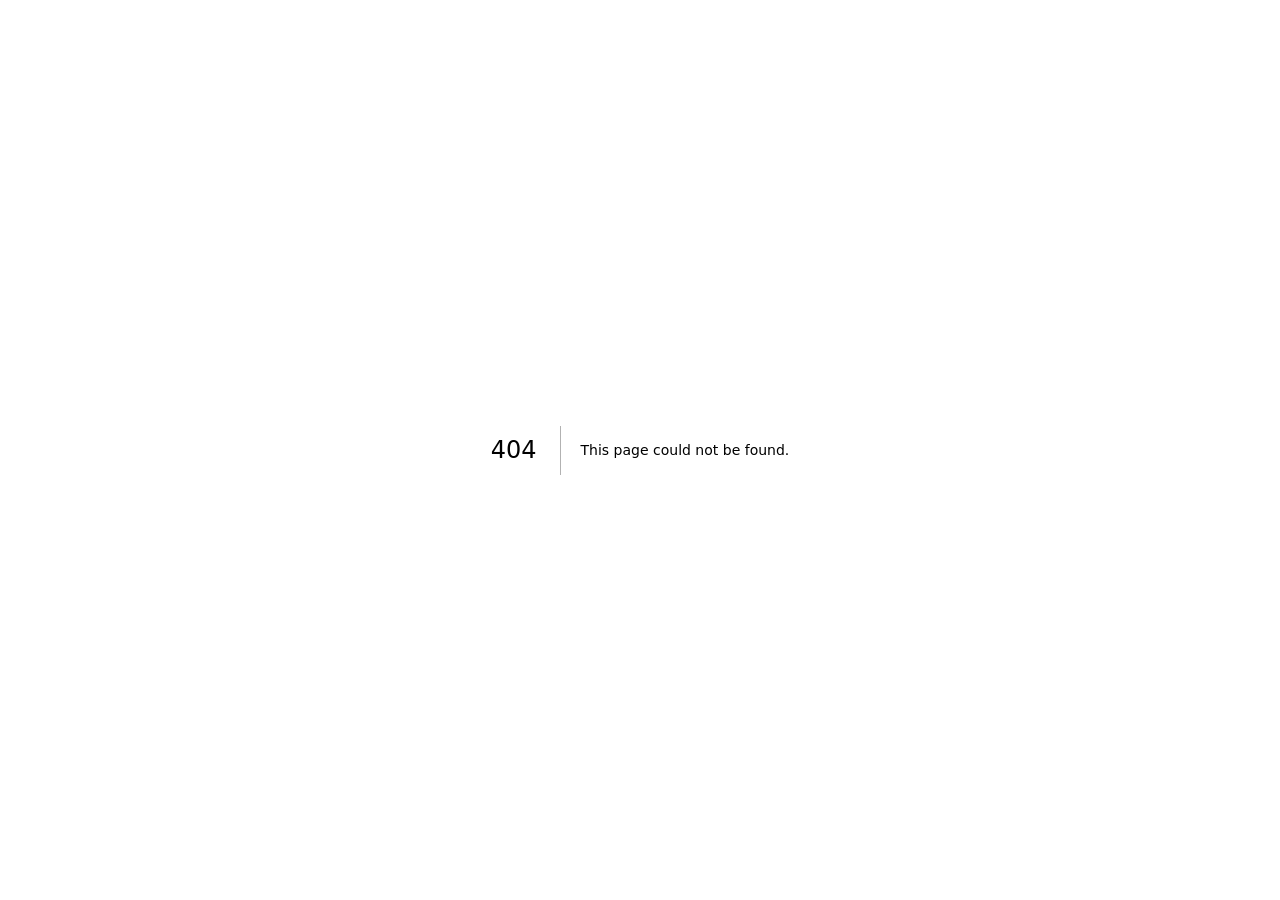
<file: 404/index.html>
<!DOCTYPE html><html><head><meta charSet="utf-8"/><meta name="viewport" content="width=device-width, initial-scale=1"/><link rel="preload" as="script" fetchPriority="low" href="/_next/static/chunks/webpack-db0a529a99835594.js"/><script src="/_next/static/chunks/4bd1b696-1aecb718b7a33d29.js" async=""></script><script src="/_next/static/chunks/517-3b5f5d968b87747b.js" async=""></script><script src="/_next/static/chunks/main-app-0bca6ce884f73577.js" async=""></script><meta name="robots" content="noindex"/><title>404: This page could not be found.</title><script src="/_next/static/chunks/polyfills-42372ed130431b0a.js" noModule=""></script></head><body><div style="font-family:system-ui,&quot;Segoe UI&quot;,Roboto,Helvetica,Arial,sans-serif,&quot;Apple Color Emoji&quot;,&quot;Segoe UI Emoji&quot;;height:100vh;text-align:center;display:flex;flex-direction:column;align-items:center;justify-content:center"><div><style>body{color:#000;background:#fff;margin:0}.next-error-h1{border-right:1px solid rgba(0,0,0,.3)}@media (prefers-color-scheme:dark){body{color:#fff;background:#000}.next-error-h1{border-right:1px solid rgba(255,255,255,.3)}}</style><h1 class="next-error-h1" style="display:inline-block;margin:0 20px 0 0;padding:0 23px 0 0;font-size:24px;font-weight:500;vertical-align:top;line-height:49px">404</h1><div style="display:inline-block"><h2 style="font-size:14px;font-weight:400;line-height:49px;margin:0">This page could not be found.</h2></div></div></div><script src="/_next/static/chunks/webpack-db0a529a99835594.js" async=""></script><script>(self.__next_f=self.__next_f||[]).push([0])</script><script>self.__next_f.push([1,"1:\"$Sreact.fragment\"\n2:I[5244,[],\"\"]\n3:I[3866,[],\"\"]\n4:I[6213,[],\"OutletBoundary\"]\n6:I[6213,[],\"MetadataBoundary\"]\n8:I[6213,[],\"ViewportBoundary\"]\na:I[4835,[],\"\"]\n"])</script><script>self.__next_f.push([1,"0:{\"P\":null,\"b\":\"O23rB7PH0CayOs2MZN6x0\",\"p\":\"\",\"c\":[\"\",\"_not-found\",\"\"],\"i\":false,\"f\":[[[\"\",{\"children\":[\"/_not-found\",{\"children\":[\"__PAGE__\",{}]}]},\"$undefined\",\"$undefined\",true],[\"\",[\"$\",\"$1\",\"c\",{\"children\":[null,[\"$\",\"html\",null,{\"children\":[\"$\",\"body\",null,{\"children\":[\"$\",\"$L2\",null,{\"parallelRouterKey\":\"children\",\"segmentPath\":[\"children\"],\"error\":\"$undefined\",\"errorStyles\":\"$undefined\",\"errorScripts\":\"$undefined\",\"template\":[\"$\",\"$L3\",null,{}],\"templateStyles\":\"$undefined\",\"templateScripts\":\"$undefined\",\"notFound\":[[],[[\"$\",\"title\",null,{\"children\":\"404: This page could not be found.\"}],[\"$\",\"div\",null,{\"style\":{\"fontFamily\":\"system-ui,\\\"Segoe UI\\\",Roboto,Helvetica,Arial,sans-serif,\\\"Apple Color Emoji\\\",\\\"Segoe UI Emoji\\\"\",\"height\":\"100vh\",\"textAlign\":\"center\",\"display\":\"flex\",\"flexDirection\":\"column\",\"alignItems\":\"center\",\"justifyContent\":\"center\"},\"children\":[\"$\",\"div\",null,{\"children\":[[\"$\",\"style\",null,{\"dangerouslySetInnerHTML\":{\"__html\":\"body{color:#000;background:#fff;margin:0}.next-error-h1{border-right:1px solid rgba(0,0,0,.3)}@media (prefers-color-scheme:dark){body{color:#fff;background:#000}.next-error-h1{border-right:1px solid rgba(255,255,255,.3)}}\"}}],[\"$\",\"h1\",null,{\"className\":\"next-error-h1\",\"style\":{\"display\":\"inline-block\",\"margin\":\"0 20px 0 0\",\"padding\":\"0 23px 0 0\",\"fontSize\":24,\"fontWeight\":500,\"verticalAlign\":\"top\",\"lineHeight\":\"49px\"},\"children\":404}],[\"$\",\"div\",null,{\"style\":{\"display\":\"inline-block\"},\"children\":[\"$\",\"h2\",null,{\"style\":{\"fontSize\":14,\"fontWeight\":400,\"lineHeight\":\"49px\",\"margin\":0},\"children\":\"This page could not be found.\"}]}]]}]}]]],\"forbidden\":\"$undefined\",\"unauthorized\":\"$undefined\"}]}]}]]}],{\"children\":[\"/_not-found\",[\"$\",\"$1\",\"c\",{\"children\":[null,[\"$\",\"$L2\",null,{\"parallelRouterKey\":\"children\",\"segmentPath\":[\"children\",\"/_not-found\",\"children\"],\"error\":\"$undefined\",\"errorStyles\":\"$undefined\",\"errorScripts\":\"$undefined\",\"template\":[\"$\",\"$L3\",null,{}],\"templateStyles\":\"$undefined\",\"templateScripts\":\"$undefined\",\"notFound\":\"$undefined\",\"forbidden\":\"$undefined\",\"unauthorized\":\"$undefined\"}]]}],{\"children\":[\"__PAGE__\",[\"$\",\"$1\",\"c\",{\"children\":[[[\"$\",\"title\",null,{\"children\":\"404: This page could not be found.\"}],[\"$\",\"div\",null,{\"style\":\"$0:f:0:1:1:props:children:1:props:children:props:children:props:notFound:1:1:props:style\",\"children\":[\"$\",\"div\",null,{\"children\":[[\"$\",\"style\",null,{\"dangerouslySetInnerHTML\":{\"__html\":\"body{color:#000;background:#fff;margin:0}.next-error-h1{border-right:1px solid rgba(0,0,0,.3)}@media (prefers-color-scheme:dark){body{color:#fff;background:#000}.next-error-h1{border-right:1px solid rgba(255,255,255,.3)}}\"}}],[\"$\",\"h1\",null,{\"className\":\"next-error-h1\",\"style\":\"$0:f:0:1:1:props:children:1:props:children:props:children:props:notFound:1:1:props:children:props:children:1:props:style\",\"children\":404}],[\"$\",\"div\",null,{\"style\":\"$0:f:0:1:1:props:children:1:props:children:props:children:props:notFound:1:1:props:children:props:children:2:props:style\",\"children\":[\"$\",\"h2\",null,{\"style\":\"$0:f:0:1:1:props:children:1:props:children:props:children:props:notFound:1:1:props:children:props:children:2:props:children:props:style\",\"children\":\"This page could not be found.\"}]}]]}]}]],null,[\"$\",\"$L4\",null,{\"children\":\"$L5\"}]]}],{},null,false]},null,false]},null,false],[\"$\",\"$1\",\"h\",{\"children\":[[\"$\",\"meta\",null,{\"name\":\"robots\",\"content\":\"noindex\"}],[\"$\",\"$1\",\"K7yXaL72r4uTNE27ma5lS\",{\"children\":[[\"$\",\"$L6\",null,{\"children\":\"$L7\"}],[\"$\",\"$L8\",null,{\"children\":\"$L9\"}],null]}]]}],false]],\"m\":\"$undefined\",\"G\":[\"$a\",\"$undefined\"],\"s\":false,\"S\":true}\n"])</script><script>self.__next_f.push([1,"9:[[\"$\",\"meta\",\"0\",{\"name\":\"viewport\",\"content\":\"width=device-width, initial-scale=1\"}]]\n7:[[\"$\",\"meta\",\"0\",{\"charSet\":\"utf-8\"}]]\n"])</script><script>self.__next_f.push([1,"5:null\n"])</script></body></html>
</file>
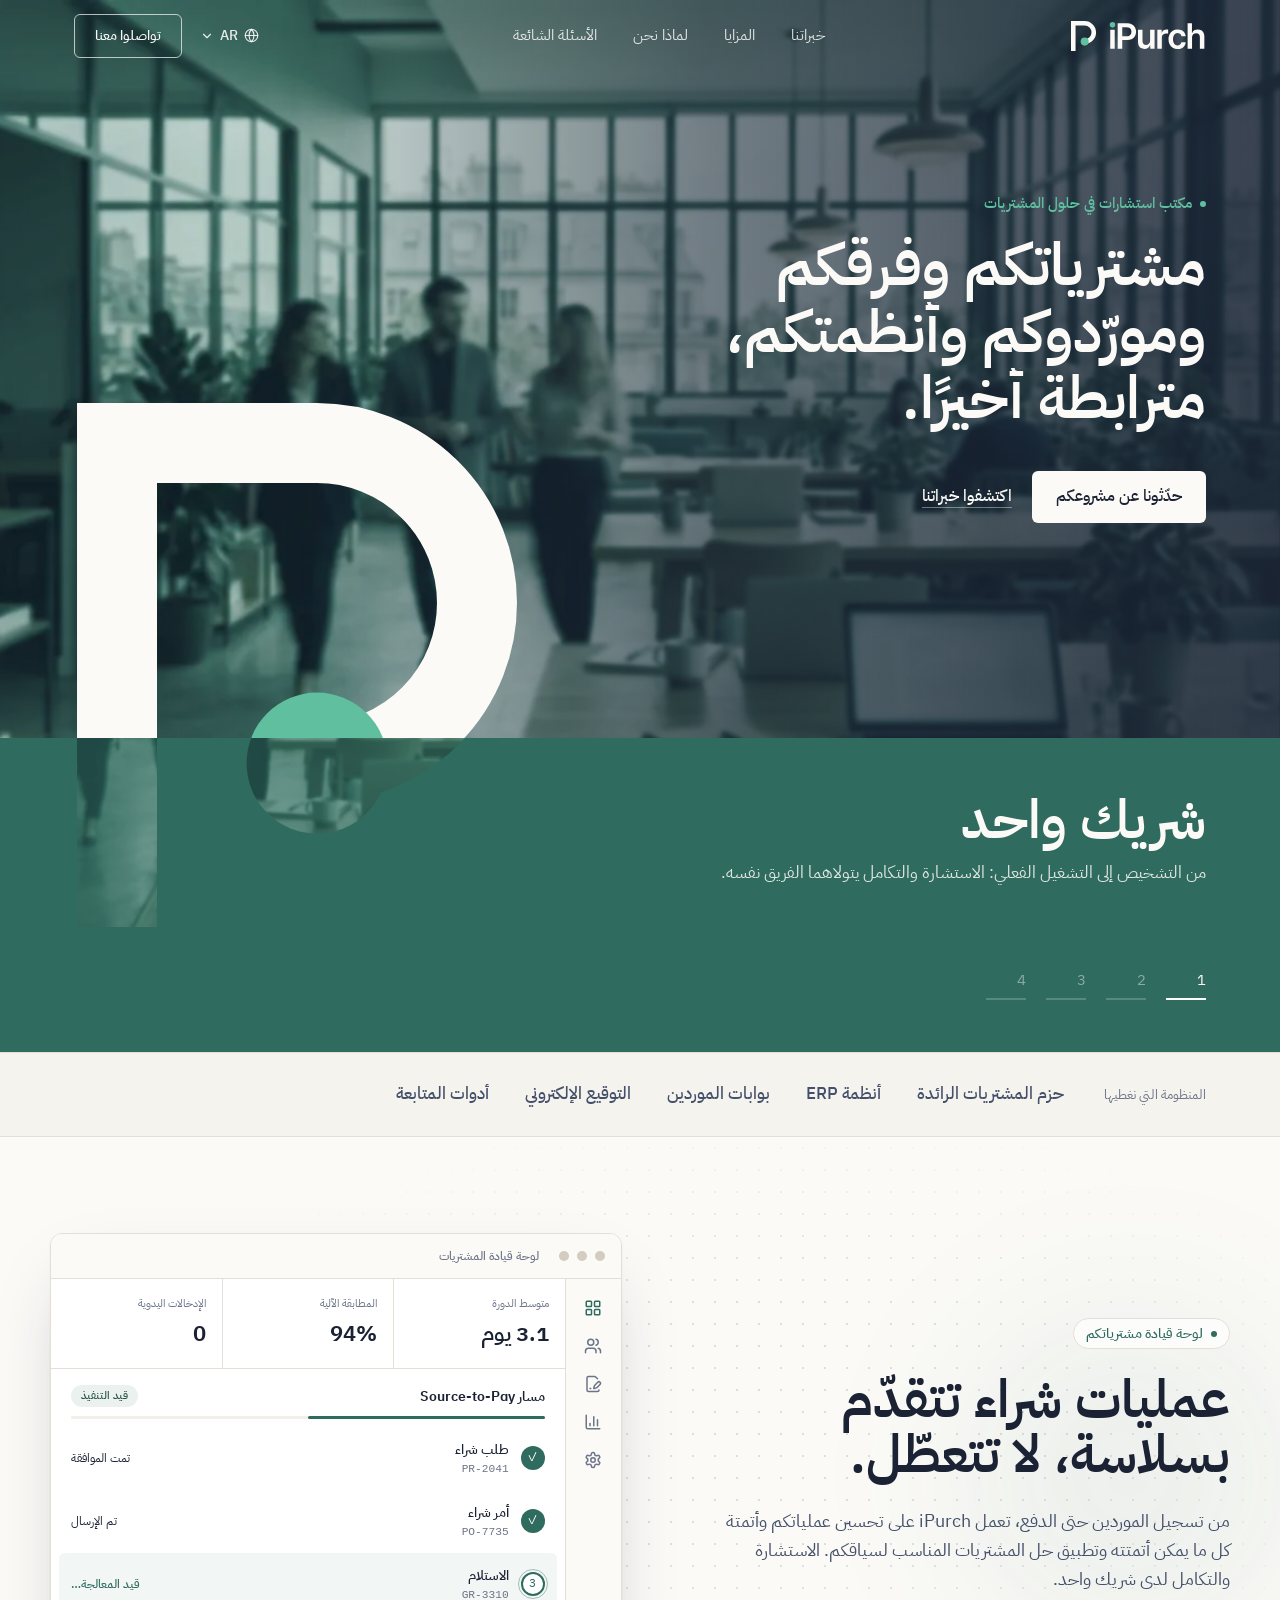
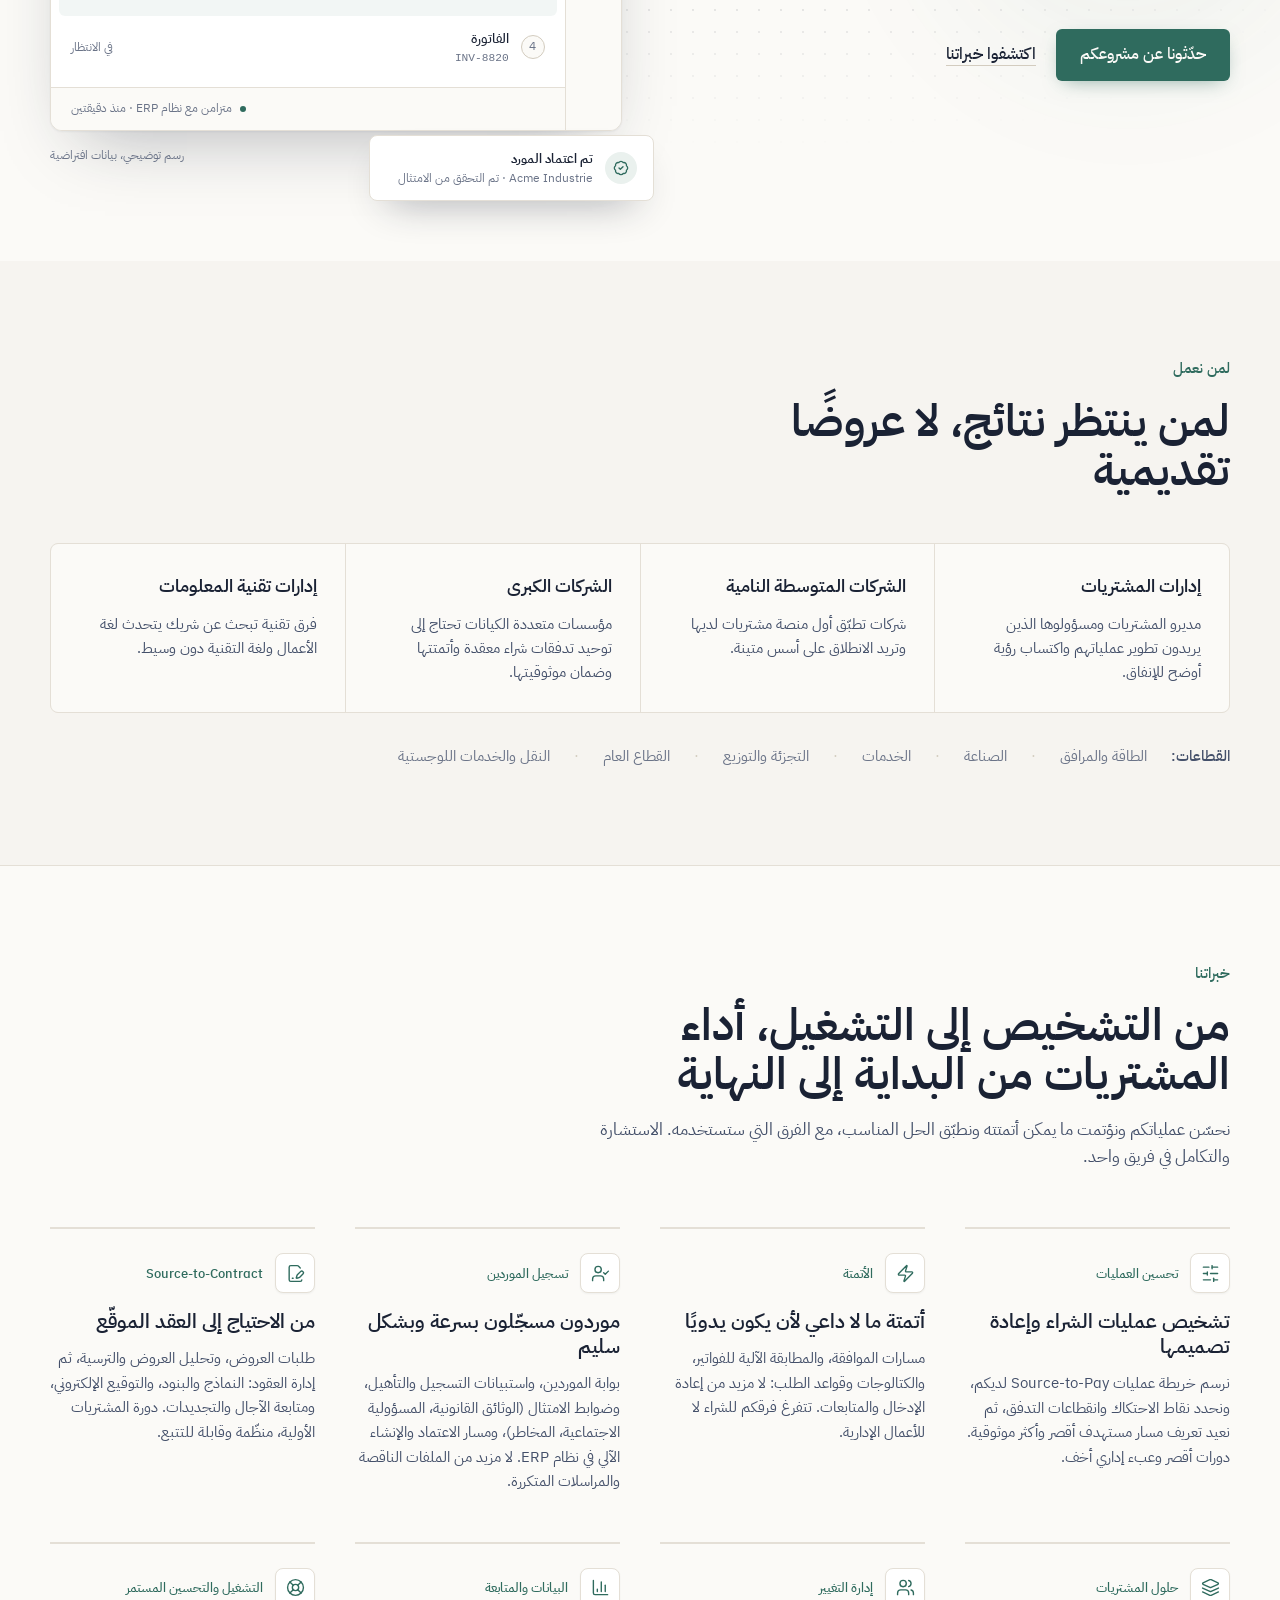
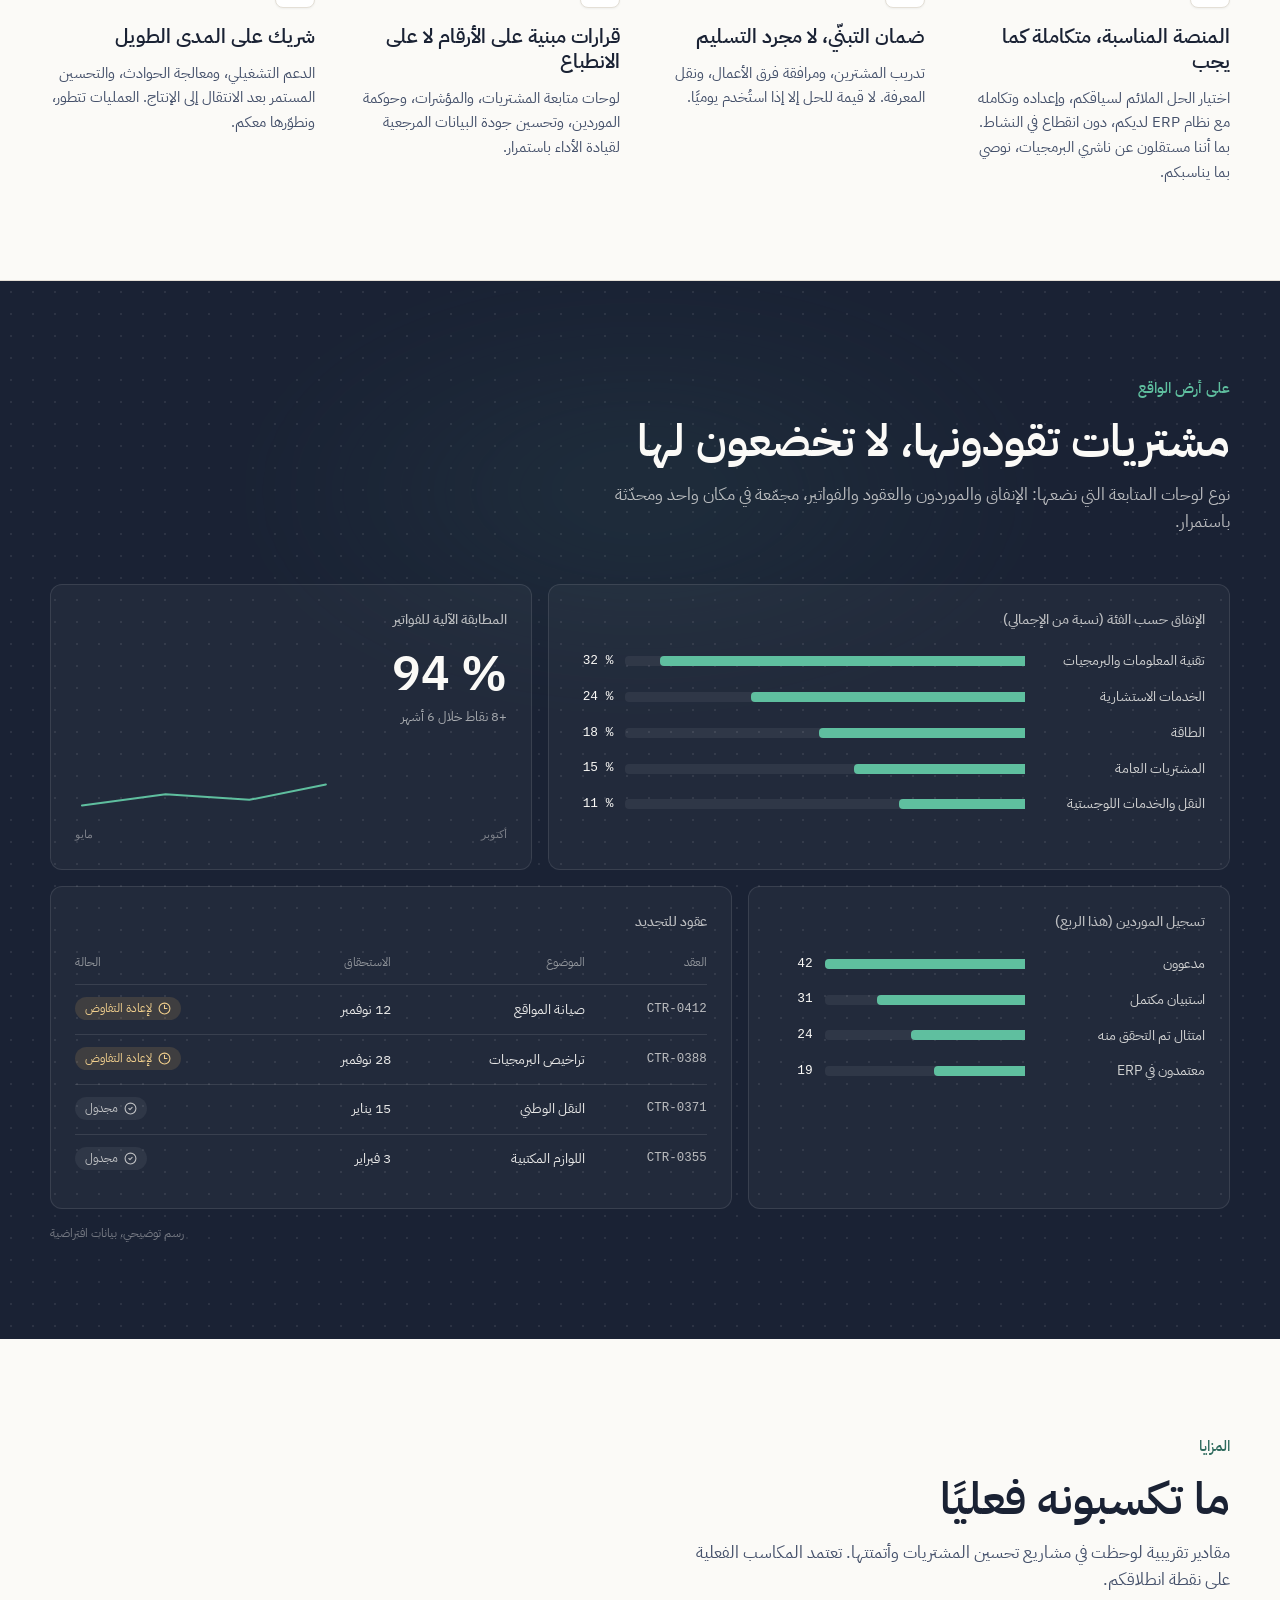
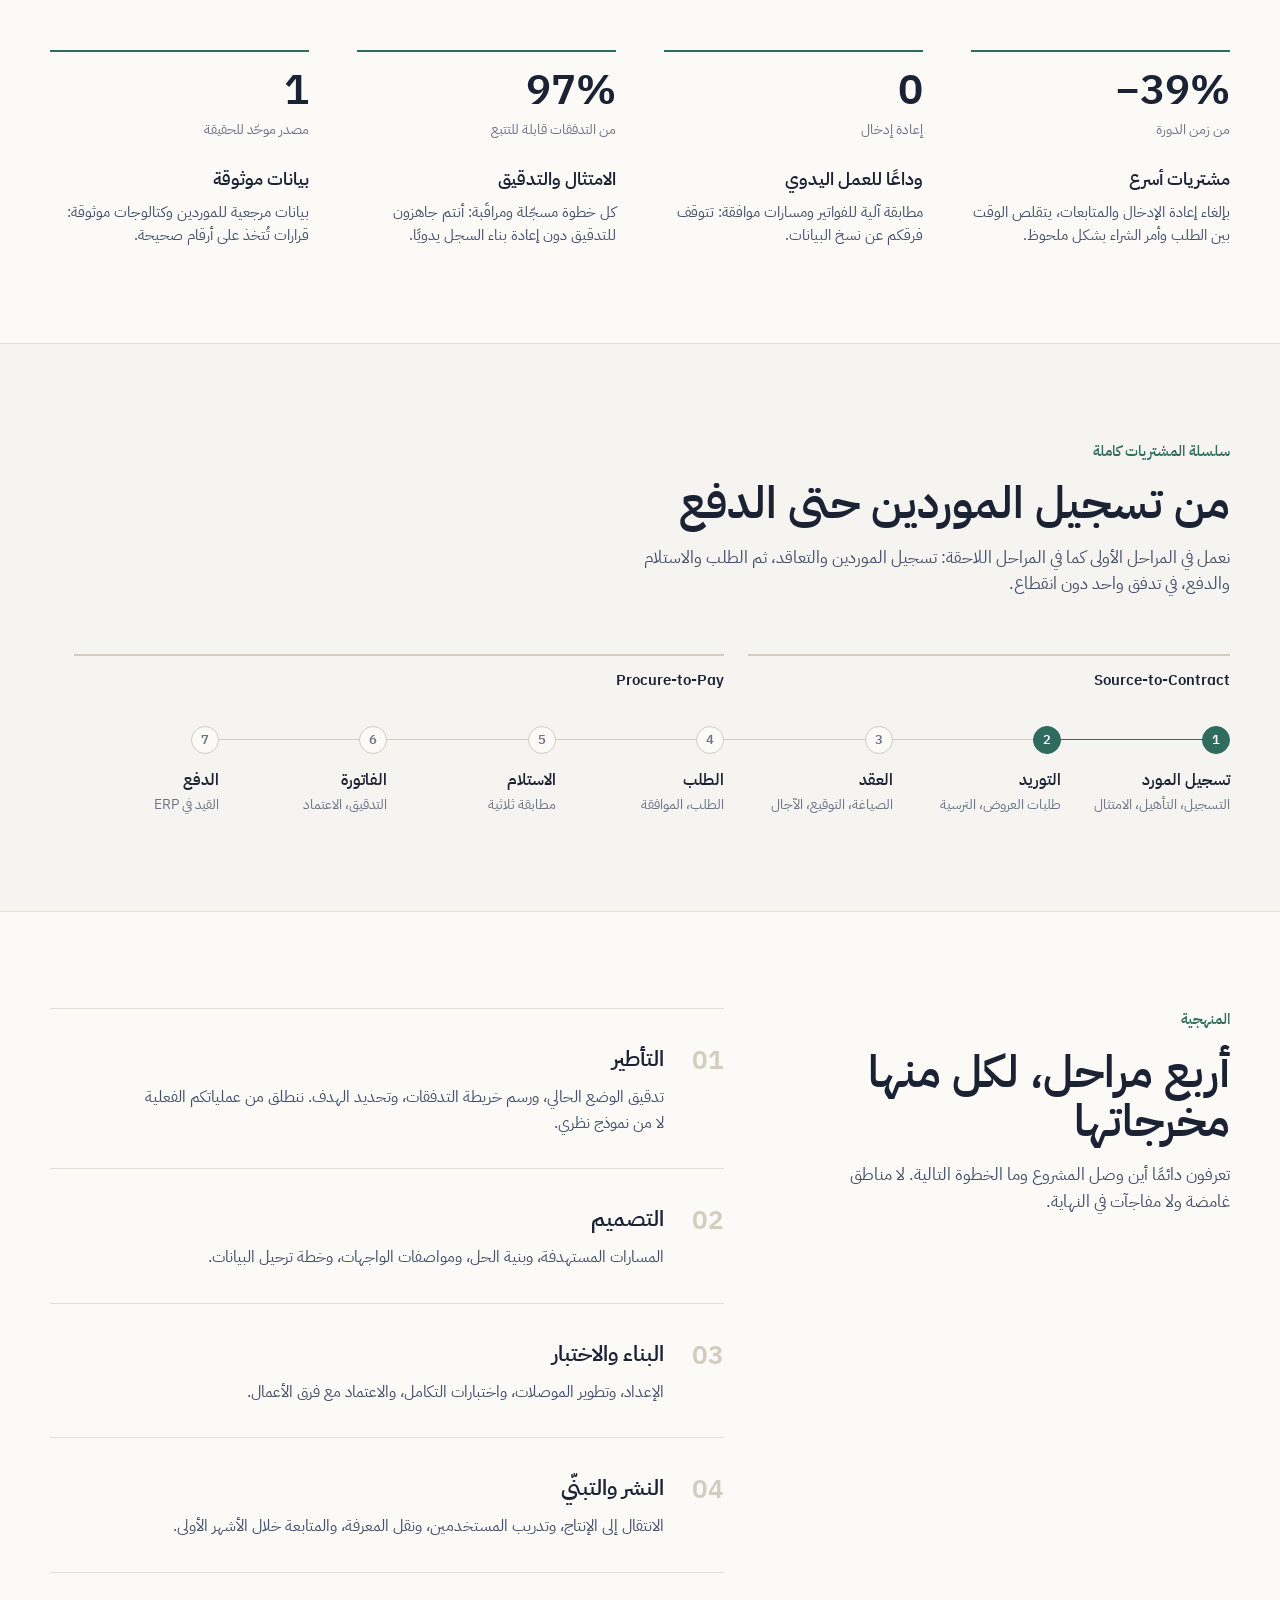
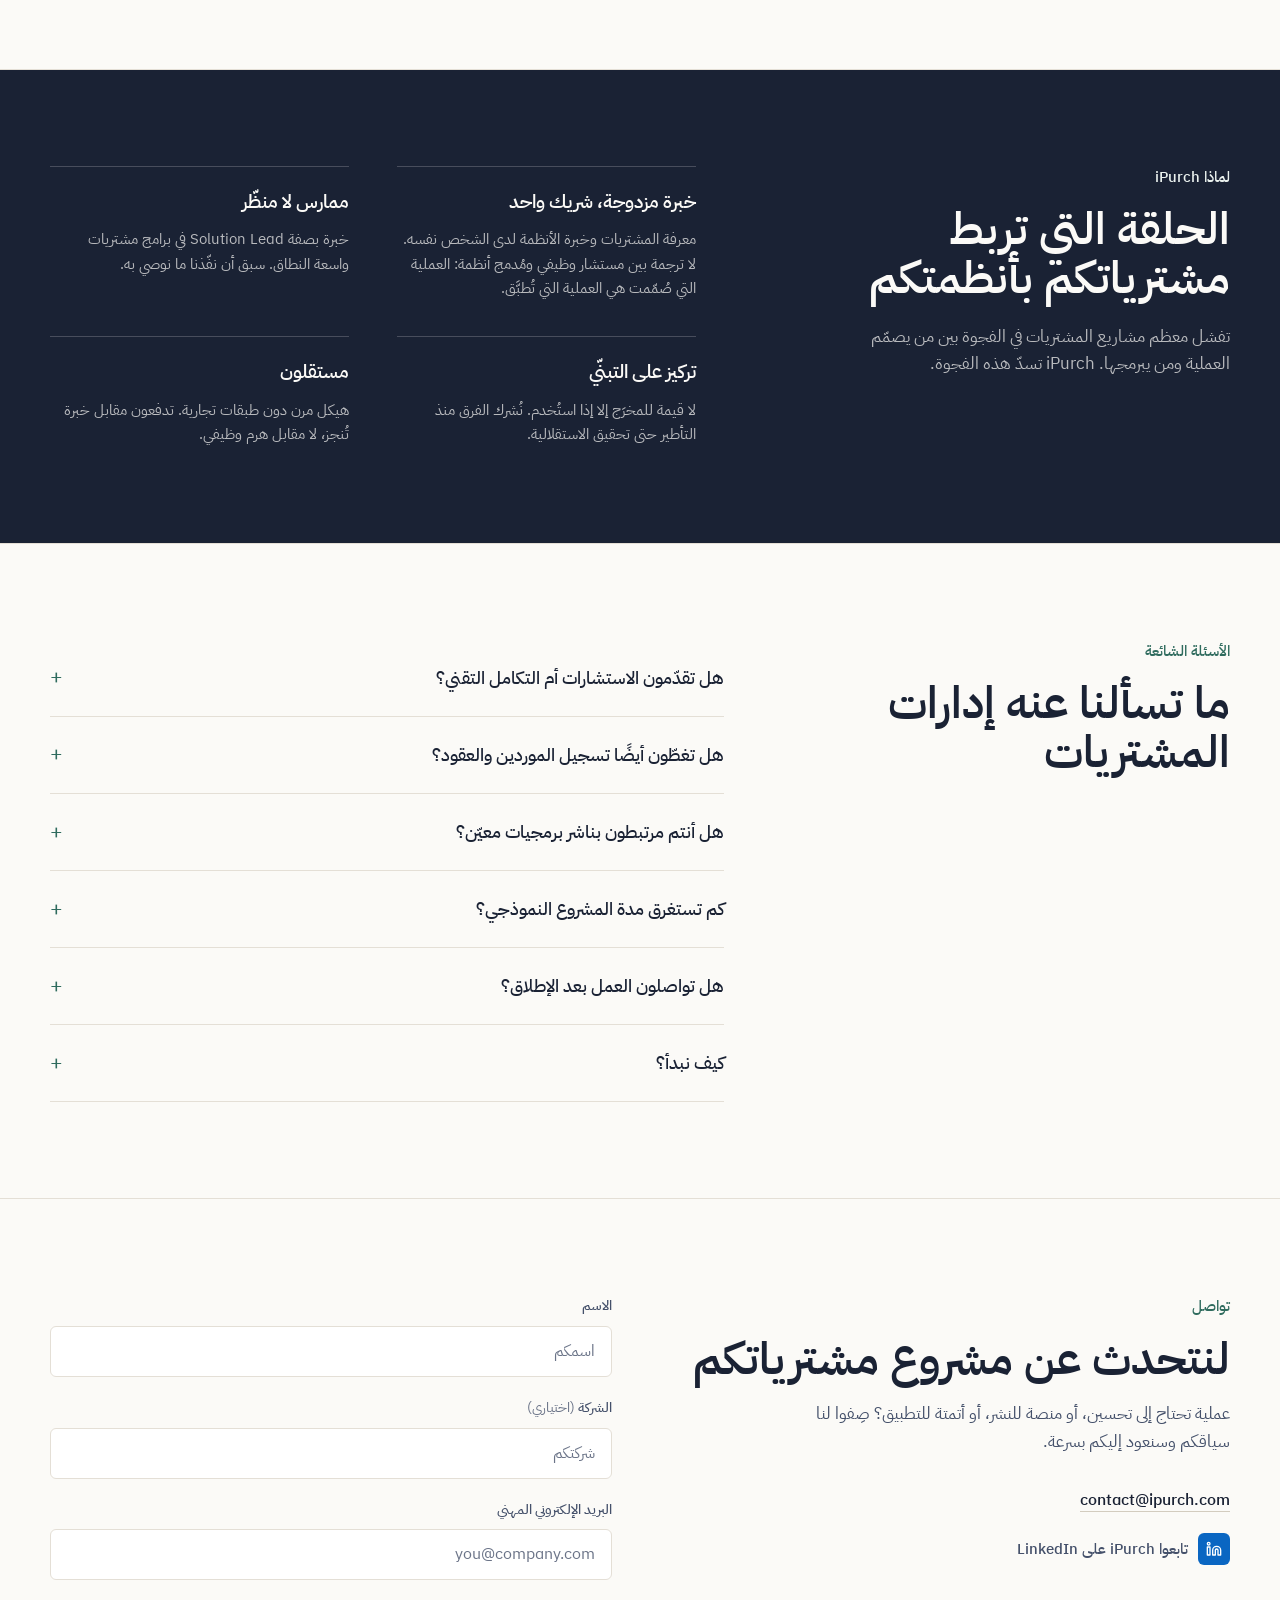
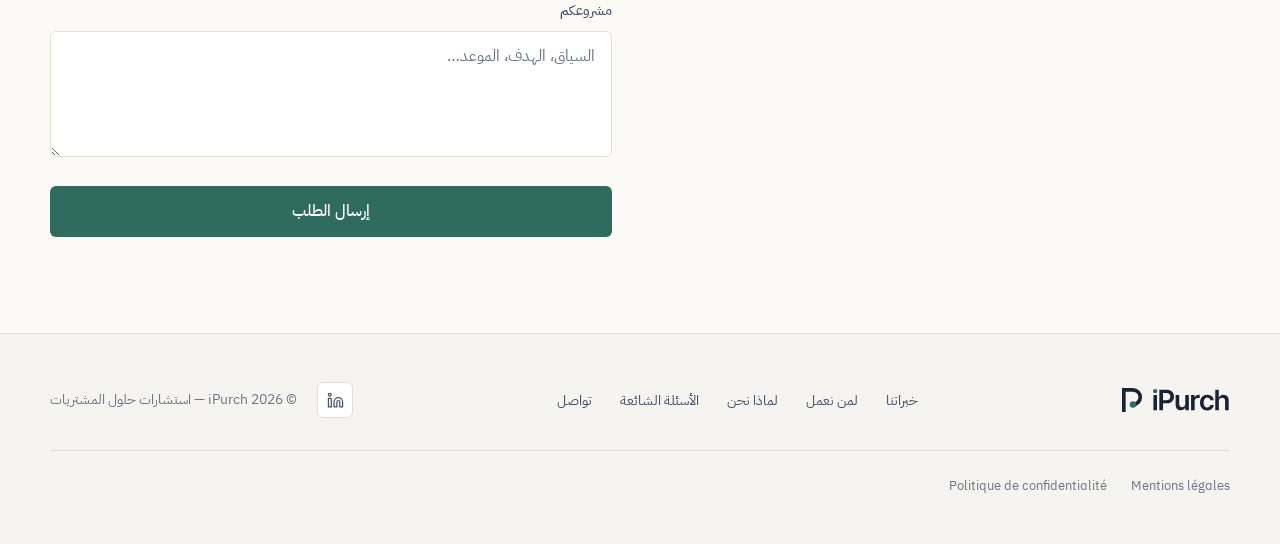
<file: ar/index.html>
<!DOCTYPE html><html lang="ar" dir="rtl"><head><meta charSet="utf-8"/><meta name="viewport" content="width=device-width, initial-scale=1"/><link rel="preload" as="image" href="/logo-ipurch-sombre.svg"/><link rel="preload" as="image" href="/ambiance-bureau.webp" fetchPriority="high"/><link rel="preload" as="image" href="/logo-ipurch.svg"/><link rel="stylesheet" href="/_next/static/css/e1b783a7f90b0f6e.css" data-precedence="next"/><link rel="preload" as="script" fetchPriority="low" href="/_next/static/chunks/webpack-db0a529a99835594.js"/><script src="/_next/static/chunks/4bd1b696-1aecb718b7a33d29.js" async=""></script><script src="/_next/static/chunks/517-3b5f5d968b87747b.js" async=""></script><script src="/_next/static/chunks/main-app-0bca6ce884f73577.js" async=""></script><script src="/_next/static/chunks/320-ba12ade865a0153c.js" async=""></script><script src="/_next/static/chunks/46-290385637371ef12.js" async=""></script><script src="/_next/static/chunks/app/%5Blang%5D/page-9548ef0628a8d56f.js" async=""></script><link rel="preconnect" href="https://fonts.googleapis.com"/><link rel="preconnect" href="https://fonts.gstatic.com" crossorigin="anonymous"/><title>iPurch — استشارات حلول المشتريات</title><meta name="description" content="تعمل iPurch على تحسين عمليات المشتريات لديكم وأتمتتها وتطبيقها، من تسجيل الموردين حتى الدفع. الاستشارات وتكامل حلول المشتريات في فريق واحد."/><meta name="keywords" content="استشارات المشتريات,حلول المشتريات,المشتريات الإلكترونية,أتمتة المشتريات,Source-to-Pay,Source-to-Contract,تسجيل الموردين,إدارة العقود,تحسين عمليات المشتريات"/><link rel="canonical" href="https://ipurch.com/ar/"/><link rel="alternate" hrefLang="fr" href="https://ipurch.com/"/><link rel="alternate" hrefLang="en" href="https://ipurch.com/en/"/><link rel="alternate" hrefLang="es" href="https://ipurch.com/es/"/><link rel="alternate" hrefLang="ar" href="https://ipurch.com/ar/"/><link rel="alternate" hrefLang="x-default" href="https://ipurch.com/"/><meta property="og:title" content="iPurch — استشارات حلول المشتريات"/><meta property="og:description" content="تحسين عمليات المشتريات وأتمتتها وتكاملها."/><meta property="og:url" content="https://ipurch.com/ar/"/><meta property="og:locale" content="ar_AR"/><meta property="og:image" content="https://ipurch.com/og.png"/><meta property="og:image:width" content="1200"/><meta property="og:image:height" content="630"/><meta property="og:image:alt" content="iPurch — استشارات حلول المشتريات"/><meta property="og:type" content="website"/><meta name="twitter:card" content="summary_large_image"/><meta name="twitter:title" content="iPurch — استشارات حلول المشتريات"/><meta name="twitter:description" content="تحسين عمليات المشتريات وأتمتتها وتكاملها."/><meta name="twitter:image" content="https://ipurch.com/og.png"/><meta name="twitter:image:width" content="1200"/><meta name="twitter:image:height" content="630"/><meta name="twitter:image:alt" content="iPurch — استشارات حلول المشتريات"/><link rel="icon" href="/icon.svg" type="image/svg+xml"/><link rel="apple-touch-icon" href="/apple-icon.png"/><script type="application/ld+json">{"@context":"https://schema.org","@graph":[{"@type":"ProfessionalService","@id":"https://ipurch.com/#organization","name":"iPurch","legalName":"IPURCH","url":"https://ipurch.com","logo":"https://ipurch.com/apple-icon.png","image":"https://ipurch.com/og.png","email":"contact@ipurch.com","description":"تعمل iPurch على تحسين عمليات المشتريات لديكم وأتمتتها وتطبيقها، من تسجيل الموردين حتى الدفع. الاستشارات وتكامل حلول المشتريات في فريق واحد.","address":{"@type":"PostalAddress","streetAddress":"14 rue de Mantes, Immeuble Le Charlebourg, Bât. C","addressLocality":"Colombes","postalCode":"92700","addressCountry":"FR"},"areaServed":["FR","EU","MA","ES","AE"],"knowsLanguage":["fr","en","es","ar"],"sameAs":["https://www.linkedin.com/company/146765426/"],"identifier":{"@type":"PropertyValue","propertyID":"SIREN","value":"106573033"}},{"@type":"WebSite","@id":"https://ipurch.com/#website","url":"https://ipurch.com/ar/","name":"iPurch","inLanguage":"ar","publisher":{"@id":"https://ipurch.com/#organization"}}]}</script><link href="https://fonts.googleapis.com/css2?family=Inter+Tight:wght@400;500;600;700&amp;family=Inter:wght@400;500;600&amp;family=IBM+Plex+Sans+Arabic:wght@400;500;600;700&amp;display=swap" rel="stylesheet"/><script src="/_next/static/chunks/polyfills-42372ed130431b0a.js" noModule=""></script></head><body class="font-sans"><nav class="fixed inset-x-0 top-0 z-50 transition-colors duration-300 border-b border-transparent"><div class="mx-auto flex h-[72px] max-w-[1180px] items-center justify-between gap-4 px-6"><a href="#top" aria-label="iPurch، العودة إلى أعلى الصفحة" dir="ltr"><img src="/logo-ipurch-sombre.svg" alt="iPurch" width="136" height="30" class="block h-[26px] w-auto sm:h-[30px]"/></a><div class="hidden items-center gap-9 text-[0.92rem] transition-colors lg:flex text-paper/85"><a href="#expertises" class="transition-colors hover:text-paper">خبراتنا</a><a href="#benefices" class="transition-colors hover:text-paper">المزايا</a><a href="#pourquoi" class="transition-colors hover:text-paper">لماذا نحن</a><a href="#faq" class="transition-colors hover:text-paper">الأسئلة الشائعة</a></div><div class="flex items-center gap-2"><div class="relative"><button type="button" aria-expanded="false" aria-haspopup="menu" aria-label="اللغة : العربية" class="flex items-center gap-1.5 rounded-md px-2.5 py-[9px] text-[0.85rem] font-medium transition-colors text-paper/90 hover:bg-white/10"><svg xmlns="http://www.w3.org/2000/svg" width="15" height="15" viewBox="0 0 24 24" fill="none" stroke="currentColor" stroke-width="1.75" stroke-linecap="round" stroke-linejoin="round" class="lucide lucide-globe" aria-hidden="true"><circle cx="12" cy="12" r="10"></circle><path d="M12 2a14.5 14.5 0 0 0 0 20 14.5 14.5 0 0 0 0-20"></path><path d="M2 12h20"></path></svg>AR<svg xmlns="http://www.w3.org/2000/svg" width="14" height="14" viewBox="0 0 24 24" fill="none" stroke="currentColor" stroke-width="2" stroke-linecap="round" stroke-linejoin="round" class="lucide lucide-chevron-down transition-transform" aria-hidden="true"><path d="m6 9 6 6 6-6"></path></svg></button></div><a href="#contact" class="whitespace-nowrap rounded-md px-4 py-[9px] text-[0.88rem] font-medium transition-colors sm:px-5 sm:text-[0.9rem] border border-paper/70 text-paper hover:bg-paper hover:text-ink">تواصلوا معنا</a></div></div></nav><main class="relative z-[1]"><header id="top" class="relative [--W:150px] [--H:calc(var(--W)*1.19)] [--OV:calc(var(--H)*0.36)] sm:[--W:300px] lg:[--W:440px]"><div class="relative h-[clamp(560px,82vh,780px)] overflow-hidden bg-ink"><img src="/ambiance-bureau.webp" alt="" fetchPriority="high" class="kenburns absolute inset-0 h-[115%] w-full object-cover object-[50%_40%]"/><div class="hero-shade absolute inset-0" aria-hidden="true"></div><div class="relative mx-auto flex h-full max-w-[1180px] flex-col justify-center px-6 pb-[calc(var(--OV)*0.55)] pt-20"><p class="load-rise mb-5 inline-flex items-center gap-2 text-[0.92rem] font-medium text-[#5FBF9F]"><span class="h-1.5 w-1.5 rounded-full bg-[#5FBF9F]" aria-hidden="true"></span>مكتب استشارات في حلول المشتريات</p><h1 class="mb-9 max-w-[19ch] font-display text-[clamp(2.1rem,4.6vw,3.8rem)] font-semibold leading-[1.05] tracking-[-0.025em] text-paper" aria-label="مشترياتكم وفرقكم ومورّدوكم وأنظمتكم، مترابطة أخيرًا."><span class="inline-block overflow-hidden pb-[0.08em] align-bottom" aria-hidden="true"><span class="inline-block transition-[transform,opacity] duration-700 ease-out" style="transform:translateY(105%);opacity:0;transition-delay:150ms">مشترياتكم</span> </span><span class="inline-block overflow-hidden pb-[0.08em] align-bottom" aria-hidden="true"><span class="inline-block transition-[transform,opacity] duration-700 ease-out" style="transform:translateY(105%);opacity:0;transition-delay:205ms">وفرقكم</span> </span><span class="inline-block overflow-hidden pb-[0.08em] align-bottom" aria-hidden="true"><span class="inline-block transition-[transform,opacity] duration-700 ease-out" style="transform:translateY(105%);opacity:0;transition-delay:260ms">ومورّدوكم</span> </span><span class="inline-block overflow-hidden pb-[0.08em] align-bottom" aria-hidden="true"><span class="inline-block transition-[transform,opacity] duration-700 ease-out" style="transform:translateY(105%);opacity:0;transition-delay:315ms">وأنظمتكم،</span> </span><span class="inline-block overflow-hidden pb-[0.08em] align-bottom" aria-hidden="true"><span class="inline-block transition-[transform,opacity] duration-700 ease-out" style="transform:translateY(105%);opacity:0;transition-delay:370ms">مترابطة</span> </span><span class="inline-block overflow-hidden pb-[0.08em] align-bottom" aria-hidden="true"><span class="inline-block transition-[transform,opacity] duration-700 ease-out" style="transform:translateY(105%);opacity:0;transition-delay:425ms">أخيرًا.</span></span></h1><div class="load-rise flex flex-wrap items-center gap-5" style="animation-delay:0.9s"><a href="#contact" class="rounded-md bg-paper px-6 py-[13px] font-medium text-ink transition-colors hover:bg-[#5FBF9F]">حدّثونا عن مشروعكم</a><a href="#expertises" class="font-medium text-paper underline decoration-paper/40 underline-offset-[6px] transition-colors hover:decoration-[#5FBF9F]">اكتشفوا خبراتنا</a></div></div><div class="pointer-events-none absolute end-[6%] h-[var(--H)] w-[var(--W)]" style="bottom:calc(var(--OV) * -1)"><svg viewBox="9 6 30.25 36" class="block h-full w-full overflow-visible" aria-hidden="true"><path d="M11.75 42V8.75H25.5A11 11 0 0 1 25.5 30.75" fill="none" stroke="#FBFAF7" stroke-width="5.5" stroke-linejoin="miter" pathLength="1" style="stroke-dasharray:1;stroke-dashoffset:1;transition:stroke-dashoffset 1.8s cubic-bezier(.65,0,.35,1) .3s"></path><circle cx="25.5" cy="30.75" r="4.84" fill="#5FBF9F" style="transform-origin:25.5px 30.75px;transform:scale(0);transition:transform .6s cubic-bezier(.34,1.56,.64,1) 1.9s"></circle></svg></div></div><div class="relative overflow-hidden bg-pine text-paper"><div class="pointer-events-none absolute end-[6%] h-[var(--H)] w-[var(--W)] transition-opacity duration-1000" style="top:calc((var(--H) - var(--OV)) * -1);background-image:url(/ambiance-bureau.webp);background-size:cover;background-position:center;-webkit-mask-image:url(/symbole-masque.svg);mask-image:url(/symbole-masque.svg);-webkit-mask-size:100% 100%;mask-size:100% 100%;opacity:0;transition-delay:1.8s" aria-hidden="true"></div><div class="relative mx-auto max-w-[1180px] px-6 pb-12 pt-[calc(var(--OV)+36px)] sm:pe-[calc(var(--W)+8%)] sm:pt-14"><div class="relative min-h-[190px] sm:min-h-[150px]" aria-live="polite"><div class="absolute inset-0 transition-[opacity,transform] duration-700 ease-out" style="opacity:1;transform:translateY(0);pointer-events:auto" aria-hidden="false"><div class="mb-3 font-display text-[clamp(2.2rem,4.2vw,3.4rem)] font-semibold leading-none tracking-[-0.03em]">شريك واحد</div><p class="max-w-[52ch] text-[1.05rem] leading-[1.55] text-paper/85">من التشخيص إلى التشغيل الفعلي: الاستشارة والتكامل يتولاهما الفريق نفسه.</p></div><div class="absolute inset-0 transition-[opacity,transform] duration-700 ease-out" style="opacity:0;transform:translateY(14px);pointer-events:none" aria-hidden="true"><div class="mb-3 font-display text-[clamp(2.2rem,4.2vw,3.4rem)] font-semibold leading-none tracking-[-0.03em]">Source-to-Pay</div><p class="max-w-[52ch] text-[1.05rem] leading-[1.55] text-paper/85">من تسجيل الموردين حتى الدفع، نغطي دورتي Source-to-Contract وProcure-to-Pay بالكامل.</p></div><div class="absolute inset-0 transition-[opacity,transform] duration-700 ease-out" style="opacity:0;transform:translateY(14px);pointer-events:none" aria-hidden="true"><div class="mb-3 font-display text-[clamp(2.2rem,4.2vw,3.4rem)] font-semibold leading-none tracking-[-0.03em]">الأتمتة</div><p class="max-w-[52ch] text-[1.05rem] leading-[1.55] text-paper/85">إدخال يدوي أقل ومتابعات أقل: تتدفق عمليات الشراء لديكم دون تدخل يدوي.</p></div><div class="absolute inset-0 transition-[opacity,transform] duration-700 ease-out" style="opacity:0;transform:translateY(14px);pointer-events:none" aria-hidden="true"><div class="mb-3 font-display text-[clamp(2.2rem,4.2vw,3.4rem)] font-semibold leading-none tracking-[-0.03em]">القيادة</div><p class="max-w-[52ch] text-[1.05rem] leading-[1.55] text-paper/85">الإنفاق والموردون والعقود والفواتير مجمّعة في لوحات متابعة محدّثة باستمرار.</p></div></div><div class="mt-6 flex gap-5" role="tablist" aria-label="رسائل"><button role="tab" aria-selected="true" aria-label="رسالة 1 : شريك واحد" class="group w-10 pb-1 text-start font-display text-[0.95rem] tabular-nums transition-colors text-paper">1<span class="mt-1.5 block h-[2px] w-full overflow-hidden bg-paper/20"><span class="block h-full bg-paper" style="animation:slideProgress 6000ms linear forwards"></span></span></button><button role="tab" aria-selected="false" aria-label="رسالة 2 : Source-to-Pay" class="group w-10 pb-1 text-start font-display text-[0.95rem] tabular-nums transition-colors text-paper/45 hover:text-paper/80">2<span class="mt-1.5 block h-[2px] w-full overflow-hidden bg-paper/20"><span class="block h-full bg-paper" style="width:0%;animation:none"></span></span></button><button role="tab" aria-selected="false" aria-label="رسالة 3 : الأتمتة" class="group w-10 pb-1 text-start font-display text-[0.95rem] tabular-nums transition-colors text-paper/45 hover:text-paper/80">3<span class="mt-1.5 block h-[2px] w-full overflow-hidden bg-paper/20"><span class="block h-full bg-paper" style="width:0%;animation:none"></span></span></button><button role="tab" aria-selected="false" aria-label="رسالة 4 : القيادة" class="group w-10 pb-1 text-start font-display text-[0.95rem] tabular-nums transition-colors text-paper/45 hover:text-paper/80">4<span class="mt-1.5 block h-[2px] w-full overflow-hidden bg-paper/20"><span class="block h-full bg-paper" style="width:0%;animation:none"></span></span></button></div></div></div></header><section class="border-y border-line bg-paper-2/60"><div class="mx-auto flex max-w-[1180px] flex-col gap-5 px-6 py-7 sm:flex-row sm:items-center sm:gap-10"><span class="shrink-0 text-[0.82rem] text-mute">المنظومة التي نغطيها</span><div class="flex flex-wrap items-center gap-x-9 gap-y-3"><span class="font-display text-[1.05rem] font-medium text-ink-soft">حزم المشتريات الرائدة</span><span class="font-display text-[1.05rem] font-medium text-ink-soft">أنظمة ERP</span><span class="font-display text-[1.05rem] font-medium text-ink-soft">بوابات الموردين</span><span class="font-display text-[1.05rem] font-medium text-ink-soft">التوقيع الإلكتروني</span><span class="font-display text-[1.05rem] font-medium text-ink-soft">أدوات المتابعة</span></div></div></section><section id="cockpit" class="relative overflow-hidden px-6 pb-24 pt-24"><div class="hero-grid pointer-events-none absolute inset-0" aria-hidden="true"></div><div class="pointer-events-none absolute right-[-10%] top-[8%] h-[560px] w-[560px] rounded-full opacity-60 blur-3xl" style="background:radial-gradient(circle, rgba(47,107,94,.16), transparent 65%)" aria-hidden="true"></div><div class="relative mx-auto grid max-w-[1180px] items-center gap-16 lg:grid-cols-[1fr_1.05fr]"><div><p class="reveal mb-6 inline-flex items-center gap-2 rounded-full border border-line bg-white/70 px-3 py-1 text-[0.85rem] font-medium text-pine backdrop-blur"><span class="h-1.5 w-1.5 rounded-full bg-pine" aria-hidden="true"></span>لوحة قيادة مشترياتكم</p><h2 class="reveal mb-6 font-display text-[clamp(2.2rem,4.2vw,3.3rem)] font-semibold leading-[1.04] tracking-[-0.025em] text-ink" style="animation-delay:0.05s">عمليات شراء تتقدّم بسلاسة، لا تتعطّل.</h2><p class="reveal mb-9 max-w-[46ch] text-[1.12rem] leading-[1.6] text-ink-soft" style="animation-delay:0.1s">من تسجيل الموردين حتى الدفع، تعمل iPurch على تحسين عملياتكم وأتمتة كل ما يمكن أتمتته وتطبيق حل المشتريات المناسب لسياقكم. الاستشارة والتكامل لدى شريك واحد.</p><div class="reveal flex flex-wrap items-center gap-5" style="animation-delay:0.15s"><a href="#contact" class="rounded-md bg-pine px-6 py-[13px] font-medium text-paper shadow-[0_6px_20px_-8px_rgba(47,107,94,.6)] transition-colors hover:bg-pine-deep">حدّثونا عن مشروعكم</a><a href="#expertises" class="font-medium text-ink underline decoration-line-strong underline-offset-[6px] transition-colors hover:decoration-pine">اكتشفوا خبراتنا</a></div></div><div class="reveal relative" style="animation-delay:0.2s"><div class="overflow-hidden rounded-xl border border-line bg-white shadow-[0_1px_2px_rgba(26,34,52,.05),0_30px_70px_-30px_rgba(26,34,52,.35)]"><div class="flex items-center gap-2 border-b border-line bg-paper px-4 py-3"><span class="h-2.5 w-2.5 rounded-full bg-line-strong"></span><span class="h-2.5 w-2.5 rounded-full bg-line-strong"></span><span class="h-2.5 w-2.5 rounded-full bg-line-strong"></span><span class="ms-3 text-[0.78rem] font-medium text-mute">لوحة قيادة المشتريات</span></div><div class="flex"><div class="hidden w-14 shrink-0 flex-col items-center gap-5 border-e border-line bg-paper py-5 text-mute sm:flex" aria-hidden="true"><svg xmlns="http://www.w3.org/2000/svg" width="18" height="18" viewBox="0 0 24 24" fill="none" stroke="currentColor" stroke-width="2" stroke-linecap="round" stroke-linejoin="round" class="lucide lucide-layout-grid text-pine"><rect width="7" height="7" x="3" y="3" rx="1"></rect><rect width="7" height="7" x="14" y="3" rx="1"></rect><rect width="7" height="7" x="14" y="14" rx="1"></rect><rect width="7" height="7" x="3" y="14" rx="1"></rect></svg><svg xmlns="http://www.w3.org/2000/svg" width="18" height="18" viewBox="0 0 24 24" fill="none" stroke="currentColor" stroke-width="2" stroke-linecap="round" stroke-linejoin="round" class="lucide lucide-users"><path d="M16 21v-2a4 4 0 0 0-4-4H6a4 4 0 0 0-4 4v2"></path><circle cx="9" cy="7" r="4"></circle><path d="M22 21v-2a4 4 0 0 0-3-3.87"></path><path d="M16 3.13a4 4 0 0 1 0 7.75"></path></svg><svg xmlns="http://www.w3.org/2000/svg" width="18" height="18" viewBox="0 0 24 24" fill="none" stroke="currentColor" stroke-width="2" stroke-linecap="round" stroke-linejoin="round" class="lucide lucide-file-pen-line"><path d="m18 5-2.414-2.414A2 2 0 0 0 14.172 2H6a2 2 0 0 0-2 2v16a2 2 0 0 0 2 2h12a2 2 0 0 0 2-2"></path><path d="M21.378 12.626a1 1 0 0 0-3.004-3.004l-4.01 4.012a2 2 0 0 0-.506.854l-.837 2.87a.5.5 0 0 0 .62.62l2.87-.837a2 2 0 0 0 .854-.506z"></path><path d="M8 18h1"></path></svg><svg xmlns="http://www.w3.org/2000/svg" width="18" height="18" viewBox="0 0 24 24" fill="none" stroke="currentColor" stroke-width="2" stroke-linecap="round" stroke-linejoin="round" class="lucide lucide-chart-column"><path d="M3 3v16a2 2 0 0 0 2 2h16"></path><path d="M18 17V9"></path><path d="M13 17V5"></path><path d="M8 17v-3"></path></svg><svg xmlns="http://www.w3.org/2000/svg" width="18" height="18" viewBox="0 0 24 24" fill="none" stroke="currentColor" stroke-width="2" stroke-linecap="round" stroke-linejoin="round" class="lucide lucide-settings"><path d="M12.22 2h-.44a2 2 0 0 0-2 2v.18a2 2 0 0 1-1 1.73l-.43.25a2 2 0 0 1-2 0l-.15-.08a2 2 0 0 0-2.73.73l-.22.38a2 2 0 0 0 .73 2.73l.15.1a2 2 0 0 1 1 1.72v.51a2 2 0 0 1-1 1.74l-.15.09a2 2 0 0 0-.73 2.73l.22.38a2 2 0 0 0 2.73.73l.15-.08a2 2 0 0 1 2 0l.43.25a2 2 0 0 1 1 1.73V20a2 2 0 0 0 2 2h.44a2 2 0 0 0 2-2v-.18a2 2 0 0 1 1-1.73l.43-.25a2 2 0 0 1 2 0l.15.08a2 2 0 0 0 2.73-.73l.22-.39a2 2 0 0 0-.73-2.73l-.15-.08a2 2 0 0 1-1-1.74v-.5a2 2 0 0 1 1-1.74l.15-.09a2 2 0 0 0 .73-2.73l-.22-.38a2 2 0 0 0-2.73-.73l-.15.08a2 2 0 0 1-2 0l-.43-.25a2 2 0 0 1-1-1.73V4a2 2 0 0 0-2-2z"></path><circle cx="12" cy="12" r="3"></circle></svg></div><div class="min-w-0 flex-1"><div class="grid grid-cols-3 border-b border-line"><div class="px-4 py-4 border-e border-line"><div class="text-[0.7rem] text-mute">متوسط الدورة</div><div class="mt-1 font-display text-[1.35rem] font-semibold tabular-nums text-ink">3.1 يوم</div></div><div class="px-4 py-4 border-e border-line"><div class="text-[0.7rem] text-mute">المطابقة الآلية</div><div class="mt-1 font-display text-[1.35rem] font-semibold tabular-nums text-ink">94%</div></div><div class="px-4 py-4 "><div class="text-[0.7rem] text-mute">الإدخالات اليدوية</div><div class="mt-1 font-display text-[1.35rem] font-semibold tabular-nums text-ink">0</div></div></div><div class="flex items-center justify-between px-5 pb-2 pt-4"><span class="font-display text-[0.9rem] font-semibold text-ink">مسار Source-to-Pay</span><span class="rounded-full px-2.5 py-0.5 text-[0.7rem] font-medium transition-colors duration-500 bg-pine-tint text-pine-deep">قيد التنفيذ</span></div><div class="mx-5 h-[3px] rounded bg-paper-2"><div class="h-full rounded bg-pine transition-[width] duration-700 ease-out" style="width:0%"></div></div><ul class="px-2 py-2"><li class="flex items-center gap-3 rounded-md px-3 py-[11px] transition-colors duration-500 bg-pine-tint/60"><span class="relative grid h-6 w-6 shrink-0 place-items-center rounded-full text-[0.72rem] transition-all duration-500 border-2 border-pine bg-white text-pine" aria-hidden="true">1<span class="absolute inset-[-5px] animate-ping rounded-full border border-pine/40"></span></span><div class="min-w-0 flex-1"><div class="text-[0.9rem] font-medium text-ink">طلب شراء</div><div class="font-mono text-[0.7rem] text-mute">PR-2041</div></div><span class="shrink-0 text-[0.78rem] transition-colors duration-500 font-medium text-pine">قيد المعالجة…</span></li><li class="flex items-center gap-3 rounded-md px-3 py-[11px] transition-colors duration-500 "><span class="relative grid h-6 w-6 shrink-0 place-items-center rounded-full text-[0.72rem] transition-all duration-500 border border-line-strong bg-paper text-mute" aria-hidden="true">2</span><div class="min-w-0 flex-1"><div class="text-[0.9rem] font-medium text-ink">أمر شراء</div><div class="font-mono text-[0.7rem] text-mute">PO-7735</div></div><span class="shrink-0 text-[0.78rem] transition-colors duration-500 text-mute">في الانتظار</span></li><li class="flex items-center gap-3 rounded-md px-3 py-[11px] transition-colors duration-500 "><span class="relative grid h-6 w-6 shrink-0 place-items-center rounded-full text-[0.72rem] transition-all duration-500 border border-line-strong bg-paper text-mute" aria-hidden="true">3</span><div class="min-w-0 flex-1"><div class="text-[0.9rem] font-medium text-ink">الاستلام</div><div class="font-mono text-[0.7rem] text-mute">GR-3310</div></div><span class="shrink-0 text-[0.78rem] transition-colors duration-500 text-mute">في الانتظار</span></li><li class="flex items-center gap-3 rounded-md px-3 py-[11px] transition-colors duration-500 "><span class="relative grid h-6 w-6 shrink-0 place-items-center rounded-full text-[0.72rem] transition-all duration-500 border border-line-strong bg-paper text-mute" aria-hidden="true">4</span><div class="min-w-0 flex-1"><div class="text-[0.9rem] font-medium text-ink">الفاتورة</div><div class="font-mono text-[0.7rem] text-mute">INV-8820</div></div><span class="shrink-0 text-[0.78rem] transition-colors duration-500 text-mute">في الانتظار</span></li></ul><div class="flex items-center justify-end gap-2 border-t border-line bg-paper px-5 py-3 text-[0.72rem] text-mute"><span class="h-1.5 w-1.5 rounded-full bg-pine" aria-hidden="true"></span>متزامن مع نظام ERP · منذ دقيقتين</div></div></div></div><div class="float-card absolute -bottom-9 -start-8 hidden w-[285px] rounded-lg border border-line bg-white px-4 py-3 shadow-[0_18px_40px_-20px_rgba(26,34,52,.45)] md:block"><div class="flex items-center gap-3"><span class="grid h-8 w-8 shrink-0 place-items-center rounded-full bg-pine-tint text-pine" aria-hidden="true"><svg xmlns="http://www.w3.org/2000/svg" width="16" height="16" viewBox="0 0 24 24" fill="none" stroke="currentColor" stroke-width="2" stroke-linecap="round" stroke-linejoin="round" class="lucide lucide-badge-check"><path d="M3.85 8.62a4 4 0 0 1 4.78-4.77 4 4 0 0 1 6.74 0 4 4 0 0 1 4.78 4.78 4 4 0 0 1 0 6.74 4 4 0 0 1-4.77 4.78 4 4 0 0 1-6.75 0 4 4 0 0 1-4.78-4.77 4 4 0 0 1 0-6.76Z"></path><path d="m9 12 2 2 4-4"></path></svg></span><div class="min-w-0"><div class="text-[0.82rem] font-semibold text-ink">تم اعتماد المورد</div><div class="truncate text-[0.74rem] text-mute">Acme Industrie · تم التحقق من الامتثال</div></div></div></div><p class="mt-12 text-end text-[0.72rem] text-mute md:mt-4">رسم توضيحي، بيانات افتراضية</p></div></div></section><section id="pour-qui" class="border-b border-line bg-paper-2/50 px-6 py-24"><div class="mx-auto max-w-[1180px]"><div class="reveal max-w-[560px]"><p class="mb-4 text-[0.92rem] font-medium text-pine">لمن نعمل</p><h2 class="font-display text-[clamp(1.9rem,3.6vw,2.8rem)] font-semibold leading-[1.1] tracking-[-0.02em] text-ink">لمن ينتظر نتائج، لا عروضًا تقديمية</h2></div><div class="reveal mt-12 grid grid-cols-1 gap-px overflow-hidden rounded-lg border border-line bg-line sm:grid-cols-2 lg:grid-cols-4"><div class="bg-paper p-7"><h3 class="mb-2.5 font-display text-[1.15rem] font-semibold text-ink">إدارات المشتريات</h3><p class="text-[0.94rem] leading-[1.6] text-ink-soft">مديرو المشتريات ومسؤولوها الذين يريدون تطوير عملياتهم واكتساب رؤية أوضح للإنفاق.</p></div><div class="bg-paper p-7"><h3 class="mb-2.5 font-display text-[1.15rem] font-semibold text-ink">الشركات المتوسطة النامية</h3><p class="text-[0.94rem] leading-[1.6] text-ink-soft">شركات تطبّق أول منصة مشتريات لديها وتريد الانطلاق على أسس متينة.</p></div><div class="bg-paper p-7"><h3 class="mb-2.5 font-display text-[1.15rem] font-semibold text-ink">الشركات الكبرى</h3><p class="text-[0.94rem] leading-[1.6] text-ink-soft">مؤسسات متعددة الكيانات تحتاج إلى توحيد تدفقات شراء معقدة وأتمتتها وضمان موثوقيتها.</p></div><div class="bg-paper p-7"><h3 class="mb-2.5 font-display text-[1.15rem] font-semibold text-ink">إدارات تقنية المعلومات</h3><p class="text-[0.94rem] leading-[1.6] text-ink-soft">فرق تقنية تبحث عن شريك يتحدث لغة الأعمال ولغة التقنية دون وسيط.</p></div></div><div class="reveal mt-8 flex flex-wrap items-center gap-x-6 gap-y-2 text-[0.92rem] text-mute"><span class="font-medium text-ink-soft">القطاعات:</span><span>الطاقة والمرافق<span class="ms-6 text-line-strong">·</span></span><span>الصناعة<span class="ms-6 text-line-strong">·</span></span><span>الخدمات<span class="ms-6 text-line-strong">·</span></span><span>التجزئة والتوزيع<span class="ms-6 text-line-strong">·</span></span><span>القطاع العام<span class="ms-6 text-line-strong">·</span></span><span>النقل والخدمات اللوجستية</span></div></div></section><section id="expertises" class="border-b border-line px-6 py-24"><div class="mx-auto max-w-[1180px]"><div class="reveal max-w-[640px]"><p class="mb-4 text-[0.92rem] font-medium text-pine">خبراتنا</p><h2 class="mb-4 font-display text-[clamp(1.9rem,3.6vw,2.8rem)] font-semibold leading-[1.1] tracking-[-0.02em] text-ink">من التشخيص إلى التشغيل، أداء المشتريات من البداية إلى النهاية</h2><p class="text-[1.08rem] leading-[1.6] text-ink-soft">نحسّن عملياتكم ونؤتمت ما يمكن أتمتته ونطبّق الحل المناسب، مع الفرق التي ستستخدمه. الاستشارة والتكامل في فريق واحد.</p></div><div class="reveal mt-14 grid grid-cols-1 gap-x-10 gap-y-12 sm:grid-cols-2 lg:grid-cols-4"><div class="group border-t-2 border-line pt-6 transition-colors duration-300 hover:border-pine"><div class="mb-4 flex items-center gap-3"><span class="grid h-10 w-10 place-items-center rounded-lg border border-line bg-white text-pine shadow-[0_1px_2px_rgba(26,34,52,.05)] transition-colors duration-300 group-hover:border-pine group-hover:bg-pine group-hover:text-white" aria-hidden="true"><svg xmlns="http://www.w3.org/2000/svg" width="19" height="19" viewBox="0 0 24 24" fill="none" stroke="currentColor" stroke-width="1.75" stroke-linecap="round" stroke-linejoin="round" class="lucide lucide-sliders-horizontal"><line x1="21" x2="14" y1="4" y2="4"></line><line x1="10" x2="3" y1="4" y2="4"></line><line x1="21" x2="12" y1="12" y2="12"></line><line x1="8" x2="3" y1="12" y2="12"></line><line x1="21" x2="16" y1="20" y2="20"></line><line x1="12" x2="3" y1="20" y2="20"></line><line x1="14" x2="14" y1="2" y2="6"></line><line x1="8" x2="8" y1="10" y2="14"></line><line x1="16" x2="16" y1="18" y2="22"></line></svg></span><p class="text-[0.82rem] font-medium uppercase tracking-[0.04em] text-pine">تحسين العمليات</p></div><h3 class="mb-3 font-display text-[1.25rem] font-semibold leading-[1.25] tracking-[-0.01em] text-ink">تشخيص عمليات الشراء وإعادة تصميمها</h3><p class="text-[0.96rem] leading-[1.6] text-ink-soft">نرسم خريطة عمليات Source-to-Pay لديكم، ونحدد نقاط الاحتكاك وانقطاعات التدفق، ثم نعيد تعريف مسار مستهدف أقصر وأكثر موثوقية. دورات أقصر وعبء إداري أخف.</p></div><div class="group border-t-2 border-line pt-6 transition-colors duration-300 hover:border-pine"><div class="mb-4 flex items-center gap-3"><span class="grid h-10 w-10 place-items-center rounded-lg border border-line bg-white text-pine shadow-[0_1px_2px_rgba(26,34,52,.05)] transition-colors duration-300 group-hover:border-pine group-hover:bg-pine group-hover:text-white" aria-hidden="true"><svg xmlns="http://www.w3.org/2000/svg" width="19" height="19" viewBox="0 0 24 24" fill="none" stroke="currentColor" stroke-width="1.75" stroke-linecap="round" stroke-linejoin="round" class="lucide lucide-zap"><path d="M4 14a1 1 0 0 1-.78-1.63l9.9-10.2a.5.5 0 0 1 .86.46l-1.92 6.02A1 1 0 0 0 13 10h7a1 1 0 0 1 .78 1.63l-9.9 10.2a.5.5 0 0 1-.86-.46l1.92-6.02A1 1 0 0 0 11 14z"></path></svg></span><p class="text-[0.82rem] font-medium uppercase tracking-[0.04em] text-pine">الأتمتة</p></div><h3 class="mb-3 font-display text-[1.25rem] font-semibold leading-[1.25] tracking-[-0.01em] text-ink">أتمتة ما لا داعي لأن يكون يدويًا</h3><p class="text-[0.96rem] leading-[1.6] text-ink-soft">مسارات الموافقة، والمطابقة الآلية للفواتير، والكتالوجات وقواعد الطلب: لا مزيد من إعادة الإدخال والمتابعات. تتفرغ فرقكم للشراء لا للأعمال الإدارية.</p></div><div class="group border-t-2 border-line pt-6 transition-colors duration-300 hover:border-pine"><div class="mb-4 flex items-center gap-3"><span class="grid h-10 w-10 place-items-center rounded-lg border border-line bg-white text-pine shadow-[0_1px_2px_rgba(26,34,52,.05)] transition-colors duration-300 group-hover:border-pine group-hover:bg-pine group-hover:text-white" aria-hidden="true"><svg xmlns="http://www.w3.org/2000/svg" width="19" height="19" viewBox="0 0 24 24" fill="none" stroke="currentColor" stroke-width="1.75" stroke-linecap="round" stroke-linejoin="round" class="lucide lucide-user-check"><path d="M16 21v-2a4 4 0 0 0-4-4H6a4 4 0 0 0-4 4v2"></path><circle cx="9" cy="7" r="4"></circle><polyline points="16 11 18 13 22 9"></polyline></svg></span><p class="text-[0.82rem] font-medium uppercase tracking-[0.04em] text-pine">تسجيل الموردين</p></div><h3 class="mb-3 font-display text-[1.25rem] font-semibold leading-[1.25] tracking-[-0.01em] text-ink">موردون مسجّلون بسرعة وبشكل سليم</h3><p class="text-[0.96rem] leading-[1.6] text-ink-soft">بوابة الموردين، واستبيانات التسجيل والتأهيل، وضوابط الامتثال (الوثائق القانونية، المسؤولية الاجتماعية، المخاطر)، ومسار الاعتماد والإنشاء الآلي في نظام ERP. لا مزيد من الملفات الناقصة والمراسلات المتكررة.</p></div><div class="group border-t-2 border-line pt-6 transition-colors duration-300 hover:border-pine"><div class="mb-4 flex items-center gap-3"><span class="grid h-10 w-10 place-items-center rounded-lg border border-line bg-white text-pine shadow-[0_1px_2px_rgba(26,34,52,.05)] transition-colors duration-300 group-hover:border-pine group-hover:bg-pine group-hover:text-white" aria-hidden="true"><svg xmlns="http://www.w3.org/2000/svg" width="19" height="19" viewBox="0 0 24 24" fill="none" stroke="currentColor" stroke-width="1.75" stroke-linecap="round" stroke-linejoin="round" class="lucide lucide-file-pen-line"><path d="m18 5-2.414-2.414A2 2 0 0 0 14.172 2H6a2 2 0 0 0-2 2v16a2 2 0 0 0 2 2h12a2 2 0 0 0 2-2"></path><path d="M21.378 12.626a1 1 0 0 0-3.004-3.004l-4.01 4.012a2 2 0 0 0-.506.854l-.837 2.87a.5.5 0 0 0 .62.62l2.87-.837a2 2 0 0 0 .854-.506z"></path><path d="M8 18h1"></path></svg></span><p class="text-[0.82rem] font-medium uppercase tracking-[0.04em] text-pine">Source-to-Contract</p></div><h3 class="mb-3 font-display text-[1.25rem] font-semibold leading-[1.25] tracking-[-0.01em] text-ink">من الاحتياج إلى العقد الموقّع</h3><p class="text-[0.96rem] leading-[1.6] text-ink-soft">طلبات العروض، وتحليل العروض والترسية، ثم إدارة العقود: النماذج والبنود، والتوقيع الإلكتروني، ومتابعة الآجال والتجديدات. دورة المشتريات الأولية، منظّمة وقابلة للتتبع.</p></div><div class="group border-t-2 border-line pt-6 transition-colors duration-300 hover:border-pine"><div class="mb-4 flex items-center gap-3"><span class="grid h-10 w-10 place-items-center rounded-lg border border-line bg-white text-pine shadow-[0_1px_2px_rgba(26,34,52,.05)] transition-colors duration-300 group-hover:border-pine group-hover:bg-pine group-hover:text-white" aria-hidden="true"><svg xmlns="http://www.w3.org/2000/svg" width="19" height="19" viewBox="0 0 24 24" fill="none" stroke="currentColor" stroke-width="1.75" stroke-linecap="round" stroke-linejoin="round" class="lucide lucide-layers"><path d="m12.83 2.18a2 2 0 0 0-1.66 0L2.6 6.08a1 1 0 0 0 0 1.83l8.58 3.91a2 2 0 0 0 1.66 0l8.58-3.9a1 1 0 0 0 0-1.83Z"></path><path d="m22 17.65-9.17 4.16a2 2 0 0 1-1.66 0L2 17.65"></path><path d="m22 12.65-9.17 4.16a2 2 0 0 1-1.66 0L2 12.65"></path></svg></span><p class="text-[0.82rem] font-medium uppercase tracking-[0.04em] text-pine">حلول المشتريات</p></div><h3 class="mb-3 font-display text-[1.25rem] font-semibold leading-[1.25] tracking-[-0.01em] text-ink">المنصة المناسبة، متكاملة كما يجب</h3><p class="text-[0.96rem] leading-[1.6] text-ink-soft">اختيار الحل الملائم لسياقكم، وإعداده وتكامله مع نظام ERP لديكم، دون انقطاع في النشاط. بما أننا مستقلون عن ناشري البرمجيات، نوصي بما يناسبكم.</p></div><div class="group border-t-2 border-line pt-6 transition-colors duration-300 hover:border-pine"><div class="mb-4 flex items-center gap-3"><span class="grid h-10 w-10 place-items-center rounded-lg border border-line bg-white text-pine shadow-[0_1px_2px_rgba(26,34,52,.05)] transition-colors duration-300 group-hover:border-pine group-hover:bg-pine group-hover:text-white" aria-hidden="true"><svg xmlns="http://www.w3.org/2000/svg" width="19" height="19" viewBox="0 0 24 24" fill="none" stroke="currentColor" stroke-width="1.75" stroke-linecap="round" stroke-linejoin="round" class="lucide lucide-users"><path d="M16 21v-2a4 4 0 0 0-4-4H6a4 4 0 0 0-4 4v2"></path><circle cx="9" cy="7" r="4"></circle><path d="M22 21v-2a4 4 0 0 0-3-3.87"></path><path d="M16 3.13a4 4 0 0 1 0 7.75"></path></svg></span><p class="text-[0.82rem] font-medium uppercase tracking-[0.04em] text-pine">إدارة التغيير</p></div><h3 class="mb-3 font-display text-[1.25rem] font-semibold leading-[1.25] tracking-[-0.01em] text-ink">ضمان التبنّي، لا مجرد التسليم</h3><p class="text-[0.96rem] leading-[1.6] text-ink-soft">تدريب المشترين، ومرافقة فرق الأعمال، ونقل المعرفة. لا قيمة للحل إلا إذا استُخدم يوميًا.</p></div><div class="group border-t-2 border-line pt-6 transition-colors duration-300 hover:border-pine"><div class="mb-4 flex items-center gap-3"><span class="grid h-10 w-10 place-items-center rounded-lg border border-line bg-white text-pine shadow-[0_1px_2px_rgba(26,34,52,.05)] transition-colors duration-300 group-hover:border-pine group-hover:bg-pine group-hover:text-white" aria-hidden="true"><svg xmlns="http://www.w3.org/2000/svg" width="19" height="19" viewBox="0 0 24 24" fill="none" stroke="currentColor" stroke-width="1.75" stroke-linecap="round" stroke-linejoin="round" class="lucide lucide-chart-column"><path d="M3 3v16a2 2 0 0 0 2 2h16"></path><path d="M18 17V9"></path><path d="M13 17V5"></path><path d="M8 17v-3"></path></svg></span><p class="text-[0.82rem] font-medium uppercase tracking-[0.04em] text-pine">البيانات والمتابعة</p></div><h3 class="mb-3 font-display text-[1.25rem] font-semibold leading-[1.25] tracking-[-0.01em] text-ink">قرارات مبنية على الأرقام لا على الانطباع</h3><p class="text-[0.96rem] leading-[1.6] text-ink-soft">لوحات متابعة المشتريات، والمؤشرات، وحوكمة الموردين، وتحسين جودة البيانات المرجعية لقيادة الأداء باستمرار.</p></div><div class="group border-t-2 border-line pt-6 transition-colors duration-300 hover:border-pine"><div class="mb-4 flex items-center gap-3"><span class="grid h-10 w-10 place-items-center rounded-lg border border-line bg-white text-pine shadow-[0_1px_2px_rgba(26,34,52,.05)] transition-colors duration-300 group-hover:border-pine group-hover:bg-pine group-hover:text-white" aria-hidden="true"><svg xmlns="http://www.w3.org/2000/svg" width="19" height="19" viewBox="0 0 24 24" fill="none" stroke="currentColor" stroke-width="1.75" stroke-linecap="round" stroke-linejoin="round" class="lucide lucide-life-buoy"><circle cx="12" cy="12" r="10"></circle><path d="m4.93 4.93 4.24 4.24"></path><path d="m14.83 9.17 4.24-4.24"></path><path d="m14.83 14.83 4.24 4.24"></path><path d="m9.17 14.83-4.24 4.24"></path><circle cx="12" cy="12" r="4"></circle></svg></span><p class="text-[0.82rem] font-medium uppercase tracking-[0.04em] text-pine">التشغيل والتحسين المستمر</p></div><h3 class="mb-3 font-display text-[1.25rem] font-semibold leading-[1.25] tracking-[-0.01em] text-ink">شريك على المدى الطويل</h3><p class="text-[0.96rem] leading-[1.6] text-ink-soft">الدعم التشغيلي، ومعالجة الحوادث، والتحسين المستمر بعد الانتقال إلى الإنتاج. العمليات تتطور، ونطوّرها معكم.</p></div></div></div></section><section class="relative overflow-hidden bg-ink px-6 py-24 text-paper"><div class="dark-grid pointer-events-none absolute inset-0" aria-hidden="true"></div><div class="pointer-events-none absolute left-1/2 top-0 h-[420px] w-[900px] -translate-x-1/2 rounded-full opacity-40 blur-3xl" style="background:radial-gradient(ellipse, rgba(95,191,159,.22), transparent 65%)" aria-hidden="true"></div><div class="relative mx-auto max-w-[1180px]"><div class="reveal mb-12 max-w-[640px]"><p class="mb-4 text-[0.92rem] font-medium" style="color:#5FBF9F">على أرض الواقع</p><h2 class="mb-4 font-display text-[clamp(1.9rem,3.6vw,2.8rem)] font-semibold leading-[1.1] tracking-[-0.02em]">مشتريات تقودونها، لا تخضعون لها</h2><p class="text-[1.05rem] leading-[1.6] text-paper/70">نوع لوحات المتابعة التي نضعها: الإنفاق والموردون والعقود والفواتير، مجمّعة في مكان واحد ومحدّثة باستمرار.</p></div><div class="grid grid-cols-1 gap-4 lg:grid-cols-12"><div class="rounded-xl border border-white/10 bg-white/[0.04] p-6 lg:col-span-7"><h3 class="mb-5 text-[0.85rem] font-medium text-paper/70">الإنفاق حسب الفئة (نسبة من الإجمالي)</h3><ul class="space-y-3.5"><li class="grid grid-cols-[minmax(0,10.5rem)_1fr_auto] items-center gap-3"><span class="truncate text-[0.85rem] text-paper/80">تقنية المعلومات والبرمجيات</span><span class="h-2.5 rounded-e bg-white/[0.06]"><span class="block h-full rounded-e transition-[width] duration-1000 ease-out" style="width:0%;background:#5FBF9F;transition-delay:0ms"></span></span><span dir="ltr" class="w-10 text-end font-mono text-[0.8rem] tabular-nums text-paper">32<!-- --> %</span></li><li class="grid grid-cols-[minmax(0,10.5rem)_1fr_auto] items-center gap-3"><span class="truncate text-[0.85rem] text-paper/80">الخدمات الاستشارية</span><span class="h-2.5 rounded-e bg-white/[0.06]"><span class="block h-full rounded-e transition-[width] duration-1000 ease-out" style="width:0%;background:#5FBF9F;transition-delay:90ms"></span></span><span dir="ltr" class="w-10 text-end font-mono text-[0.8rem] tabular-nums text-paper">24<!-- --> %</span></li><li class="grid grid-cols-[minmax(0,10.5rem)_1fr_auto] items-center gap-3"><span class="truncate text-[0.85rem] text-paper/80">الطاقة</span><span class="h-2.5 rounded-e bg-white/[0.06]"><span class="block h-full rounded-e transition-[width] duration-1000 ease-out" style="width:0%;background:#5FBF9F;transition-delay:180ms"></span></span><span dir="ltr" class="w-10 text-end font-mono text-[0.8rem] tabular-nums text-paper">18<!-- --> %</span></li><li class="grid grid-cols-[minmax(0,10.5rem)_1fr_auto] items-center gap-3"><span class="truncate text-[0.85rem] text-paper/80">المشتريات العامة</span><span class="h-2.5 rounded-e bg-white/[0.06]"><span class="block h-full rounded-e transition-[width] duration-1000 ease-out" style="width:0%;background:#5FBF9F;transition-delay:270ms"></span></span><span dir="ltr" class="w-10 text-end font-mono text-[0.8rem] tabular-nums text-paper">15<!-- --> %</span></li><li class="grid grid-cols-[minmax(0,10.5rem)_1fr_auto] items-center gap-3"><span class="truncate text-[0.85rem] text-paper/80">النقل والخدمات اللوجستية</span><span class="h-2.5 rounded-e bg-white/[0.06]"><span class="block h-full rounded-e transition-[width] duration-1000 ease-out" style="width:0%;background:#5FBF9F;transition-delay:360ms"></span></span><span dir="ltr" class="w-10 text-end font-mono text-[0.8rem] tabular-nums text-paper">11<!-- --> %</span></li></ul></div><div class="rounded-xl border border-white/10 bg-white/[0.04] p-6 lg:col-span-5"><h3 class="mb-5 text-[0.85rem] font-medium text-paper/70">المطابقة الآلية للفواتير</h3><div class="flex items-end justify-between gap-4"><div><div dir="ltr" class="font-display text-[3rem] font-semibold leading-none tracking-[-0.03em] tabular-nums">94 %</div><div class="mt-2 text-[0.82rem] text-paper/60">+8 نقاط خلال 6 أشهر</div></div></div><div class="mt-4" dir="ltr"><svg viewBox="-4 -6 248 76" preserveAspectRatio="none" class="h-20 w-full overflow-visible" aria-hidden="true"><path d="M0.0 53.3 L48.0 42.7 L96.0 48.0 L144.0 32.0 L192.0 21.3 L240.0 10.7" fill="none" stroke="#5FBF9F" stroke-width="2" stroke-linecap="round" stroke-linejoin="round" vector-effect="non-scaling-stroke" pathLength="1" style="stroke-dasharray:1;stroke-dashoffset:1;transition:stroke-dashoffset 1.4s ease-out"></path></svg><div class="mt-1 flex justify-between font-mono text-[0.7rem] text-paper/40"><span>مايو</span><span>أكتوبر</span></div></div></div><div class="rounded-xl border border-white/10 bg-white/[0.04] p-6 lg:col-span-5"><h3 class="mb-5 text-[0.85rem] font-medium text-paper/70">تسجيل الموردين (هذا الربع)</h3><ul class="space-y-3.5"><li class="grid grid-cols-[minmax(0,10.5rem)_1fr_auto] items-center gap-3"><span class="truncate text-[0.85rem] text-paper/80">مدعوون</span><span class="h-2.5 rounded-e bg-white/[0.06]"><span class="block h-full rounded-e transition-[width] duration-1000 ease-out" style="width:0%;background:#5FBF9F;transition-delay:0ms"></span></span><span dir="ltr" class="w-10 text-end font-mono text-[0.8rem] tabular-nums text-paper">42</span></li><li class="grid grid-cols-[minmax(0,10.5rem)_1fr_auto] items-center gap-3"><span class="truncate text-[0.85rem] text-paper/80">استبيان مكتمل</span><span class="h-2.5 rounded-e bg-white/[0.06]"><span class="block h-full rounded-e transition-[width] duration-1000 ease-out" style="width:0%;background:#5FBF9F;transition-delay:90ms"></span></span><span dir="ltr" class="w-10 text-end font-mono text-[0.8rem] tabular-nums text-paper">31</span></li><li class="grid grid-cols-[minmax(0,10.5rem)_1fr_auto] items-center gap-3"><span class="truncate text-[0.85rem] text-paper/80">امتثال تم التحقق منه</span><span class="h-2.5 rounded-e bg-white/[0.06]"><span class="block h-full rounded-e transition-[width] duration-1000 ease-out" style="width:0%;background:#5FBF9F;transition-delay:180ms"></span></span><span dir="ltr" class="w-10 text-end font-mono text-[0.8rem] tabular-nums text-paper">24</span></li><li class="grid grid-cols-[minmax(0,10.5rem)_1fr_auto] items-center gap-3"><span class="truncate text-[0.85rem] text-paper/80">معتمدون في ERP</span><span class="h-2.5 rounded-e bg-white/[0.06]"><span class="block h-full rounded-e transition-[width] duration-1000 ease-out" style="width:0%;background:#5FBF9F;transition-delay:270ms"></span></span><span dir="ltr" class="w-10 text-end font-mono text-[0.8rem] tabular-nums text-paper">19</span></li></ul></div><div class="rounded-xl border border-white/10 bg-white/[0.04] p-6 lg:col-span-7"><h3 class="mb-5 text-[0.85rem] font-medium text-paper/70">عقود للتجديد</h3><table class="w-full text-start text-[0.85rem]"><thead><tr class="text-[0.75rem] text-paper/50"><th class="pb-3 text-start font-normal">العقد</th><th class="pb-3 text-start font-normal">الموضوع</th><th class="pb-3 text-start font-normal">الاستحقاق</th><th class="pb-3 text-end font-normal">الحالة</th></tr></thead><tbody><tr class="border-t border-white/10"><td class="py-3 font-mono text-[0.78rem] text-paper/70">CTR-0412</td><td class="py-3 text-paper/90">صيانة المواقع</td><td class="py-3 tabular-nums text-paper/90">12 نوفمبر</td><td class="py-3 text-end"><span class="inline-flex items-center gap-1.5 rounded-full bg-[#E0B15C]/15 px-2.5 py-0.5 text-[0.75rem] text-[#F0CE8C]"><svg xmlns="http://www.w3.org/2000/svg" width="13" height="13" viewBox="0 0 24 24" fill="none" stroke="currentColor" stroke-width="2" stroke-linecap="round" stroke-linejoin="round" class="lucide lucide-clock3" aria-hidden="true"><circle cx="12" cy="12" r="10"></circle><polyline points="12 6 12 12 16.5 12"></polyline></svg> <!-- -->لإعادة التفاوض</span></td></tr><tr class="border-t border-white/10"><td class="py-3 font-mono text-[0.78rem] text-paper/70">CTR-0388</td><td class="py-3 text-paper/90">تراخيص البرمجيات</td><td class="py-3 tabular-nums text-paper/90">28 نوفمبر</td><td class="py-3 text-end"><span class="inline-flex items-center gap-1.5 rounded-full bg-[#E0B15C]/15 px-2.5 py-0.5 text-[0.75rem] text-[#F0CE8C]"><svg xmlns="http://www.w3.org/2000/svg" width="13" height="13" viewBox="0 0 24 24" fill="none" stroke="currentColor" stroke-width="2" stroke-linecap="round" stroke-linejoin="round" class="lucide lucide-clock3" aria-hidden="true"><circle cx="12" cy="12" r="10"></circle><polyline points="12 6 12 12 16.5 12"></polyline></svg> <!-- -->لإعادة التفاوض</span></td></tr><tr class="border-t border-white/10"><td class="py-3 font-mono text-[0.78rem] text-paper/70">CTR-0371</td><td class="py-3 text-paper/90">النقل الوطني</td><td class="py-3 tabular-nums text-paper/90">15 يناير</td><td class="py-3 text-end"><span class="inline-flex items-center gap-1.5 rounded-full bg-white/[0.06] px-2.5 py-0.5 text-[0.75rem] text-paper/70"><svg xmlns="http://www.w3.org/2000/svg" width="13" height="13" viewBox="0 0 24 24" fill="none" stroke="currentColor" stroke-width="2" stroke-linecap="round" stroke-linejoin="round" class="lucide lucide-circle-check" aria-hidden="true"><circle cx="12" cy="12" r="10"></circle><path d="m9 12 2 2 4-4"></path></svg> <!-- -->مجدول</span></td></tr><tr class="border-t border-white/10"><td class="py-3 font-mono text-[0.78rem] text-paper/70">CTR-0355</td><td class="py-3 text-paper/90">اللوازم المكتبية</td><td class="py-3 tabular-nums text-paper/90">3 فبراير</td><td class="py-3 text-end"><span class="inline-flex items-center gap-1.5 rounded-full bg-white/[0.06] px-2.5 py-0.5 text-[0.75rem] text-paper/70"><svg xmlns="http://www.w3.org/2000/svg" width="13" height="13" viewBox="0 0 24 24" fill="none" stroke="currentColor" stroke-width="2" stroke-linecap="round" stroke-linejoin="round" class="lucide lucide-circle-check" aria-hidden="true"><circle cx="12" cy="12" r="10"></circle><path d="m9 12 2 2 4-4"></path></svg> <!-- -->مجدول</span></td></tr></tbody></table></div></div><p class="mt-4 text-end text-[0.72rem] text-paper/40">رسم توضيحي، بيانات افتراضية</p></div></section><section id="benefices" class="border-b border-line px-6 py-24"><div class="mx-auto max-w-[1180px]"><div class="reveal max-w-[560px]"><p class="mb-4 text-[0.92rem] font-medium text-pine">المزايا</p><h2 class="mb-4 font-display text-[clamp(1.9rem,3.6vw,2.8rem)] font-semibold leading-[1.1] tracking-[-0.02em] text-ink">ما تكسبونه فعليًا</h2><p class="text-[1.05rem] leading-[1.6] text-ink-soft">مقادير تقريبية لوحظت في مشاريع تحسين المشتريات وأتمتتها. تعتمد المكاسب الفعلية على نقطة انطلاقكم.</p></div><div class="mt-14 grid grid-cols-1 gap-x-12 gap-y-10 sm:grid-cols-2 lg:grid-cols-4"><div class="relative pt-5"><span class="absolute start-0 top-0 h-[2px] w-full bg-line" aria-hidden="true"></span><span class="absolute start-0 top-0 h-[2px] bg-pine transition-[width] duration-700 ease-out" style="width:0%;transition-delay:0ms" aria-hidden="true"></span><div class="font-display text-[2.6rem] font-semibold leading-none tracking-[-0.03em] text-ink"><span class="tabular-nums" dir="ltr">−<!-- -->0<!-- -->%</span></div><div class="mt-2 text-[0.85rem] text-mute">من زمن الدورة</div><h3 class="mb-2 mt-6 font-display text-[1.1rem] font-semibold text-ink">مشتريات أسرع</h3><p class="text-[0.92rem] leading-[1.55] text-ink-soft">بإلغاء إعادة الإدخال والمتابعات، يتقلص الوقت بين الطلب وأمر الشراء بشكل ملحوظ.</p></div><div class="relative pt-5"><span class="absolute start-0 top-0 h-[2px] w-full bg-line" aria-hidden="true"></span><span class="absolute start-0 top-0 h-[2px] bg-pine transition-[width] duration-700 ease-out" style="width:0%;transition-delay:120ms" aria-hidden="true"></span><div class="font-display text-[2.6rem] font-semibold leading-none tracking-[-0.03em] text-ink"><span class="tabular-nums" dir="ltr">0</span></div><div class="mt-2 text-[0.85rem] text-mute">إعادة إدخال</div><h3 class="mb-2 mt-6 font-display text-[1.1rem] font-semibold text-ink">وداعًا للعمل اليدوي</h3><p class="text-[0.92rem] leading-[1.55] text-ink-soft">مطابقة آلية للفواتير ومسارات موافقة: تتوقف فرقكم عن نسخ البيانات.</p></div><div class="relative pt-5"><span class="absolute start-0 top-0 h-[2px] w-full bg-line" aria-hidden="true"></span><span class="absolute start-0 top-0 h-[2px] bg-pine transition-[width] duration-700 ease-out" style="width:0%;transition-delay:240ms" aria-hidden="true"></span><div class="font-display text-[2.6rem] font-semibold leading-none tracking-[-0.03em] text-ink"><span class="tabular-nums" dir="ltr">0<!-- -->%</span></div><div class="mt-2 text-[0.85rem] text-mute">من التدفقات قابلة للتتبع</div><h3 class="mb-2 mt-6 font-display text-[1.1rem] font-semibold text-ink">الامتثال والتدقيق</h3><p class="text-[0.92rem] leading-[1.55] text-ink-soft">كل خطوة مسجّلة ومراقَبة: أنتم جاهزون للتدقيق دون إعادة بناء السجل يدويًا.</p></div><div class="relative pt-5"><span class="absolute start-0 top-0 h-[2px] w-full bg-line" aria-hidden="true"></span><span class="absolute start-0 top-0 h-[2px] bg-pine transition-[width] duration-700 ease-out" style="width:0%;transition-delay:360ms" aria-hidden="true"></span><div class="font-display text-[2.6rem] font-semibold leading-none tracking-[-0.03em] text-ink"><span class="tabular-nums" dir="ltr">1</span></div><div class="mt-2 text-[0.85rem] text-mute">مصدر موحّد للحقيقة</div><h3 class="mb-2 mt-6 font-display text-[1.1rem] font-semibold text-ink">بيانات موثوقة</h3><p class="text-[0.92rem] leading-[1.55] text-ink-soft">بيانات مرجعية للموردين وكتالوجات موثوقة: قرارات تُتخذ على أرقام صحيحة.</p></div></div></div></section><section class="border-b border-line bg-paper-2/50 px-6 py-24"><div class="mx-auto max-w-[1180px]"><div class="reveal mb-14 max-w-[600px]"><p class="mb-4 text-[0.92rem] font-medium text-pine">سلسلة المشتريات كاملة</p><h2 class="mb-4 font-display text-[clamp(1.9rem,3.6vw,2.8rem)] font-semibold leading-[1.1] tracking-[-0.02em] text-ink">من تسجيل الموردين حتى الدفع</h2><p class="text-[1.05rem] leading-[1.6] text-ink-soft">نعمل في المراحل الأولى كما في المراحل اللاحقة: تسجيل الموردين والتعاقد، ثم الطلب والاستلام والدفع، في تدفق واحد دون انقطاع.</p></div><div><div class="mb-8 hidden grid-cols-7 gap-x-0 lg:grid"><div class="lg:col-span-3 pe-6"><div class="relative mb-3 h-[2px] bg-line-strong"><span class="absolute inset-y-0 start-0 bg-pine transition-[width] duration-500 ease-out" style="width:0%"></span></div><span class="font-display text-[0.95rem] font-semibold text-ink">Source-to-Contract</span></div><div class="lg:col-span-4 pe-6"><div class="relative mb-3 h-[2px] bg-line-strong"><span class="absolute inset-y-0 start-0 bg-pine transition-[width] duration-500 ease-out" style="width:0%"></span></div><span class="font-display text-[0.95rem] font-semibold text-ink">Procure-to-Pay</span></div></div><ol class="grid grid-cols-1 gap-y-8 sm:grid-cols-2 sm:gap-x-8 lg:grid-cols-7 lg:gap-x-0 lg:gap-y-0"><li class="relative lg:pe-5"><p class="mb-3 font-display text-[0.9rem] font-semibold text-pine sm:col-span-2 lg:hidden">Source-to-Contract</p><span class="absolute start-[14px] top-[13px] hidden h-px w-full bg-line-strong lg:block" aria-hidden="true"><span class="block h-full bg-pine transition-[width] duration-300 ease-out" style="width:0%"></span></span><div class="relative mb-4 grid h-7 w-7 place-items-center rounded-full border font-display text-[0.8rem] font-semibold transition-colors duration-300 border-line-strong bg-paper text-mute">1</div><h3 class="mb-1 font-display text-[1rem] font-semibold leading-[1.3] text-ink">تسجيل المورد</h3><p class="text-[0.86rem] leading-[1.5] text-mute">التسجيل، التأهيل، الامتثال</p></li><li class="relative lg:pe-5"><span class="absolute start-[14px] top-[13px] hidden h-px w-full bg-line-strong lg:block" aria-hidden="true"><span class="block h-full bg-pine transition-[width] duration-300 ease-out" style="width:0%"></span></span><div class="relative mb-4 grid h-7 w-7 place-items-center rounded-full border font-display text-[0.8rem] font-semibold transition-colors duration-300 border-line-strong bg-paper text-mute">2</div><h3 class="mb-1 font-display text-[1rem] font-semibold leading-[1.3] text-ink">التوريد</h3><p class="text-[0.86rem] leading-[1.5] text-mute">طلبات العروض، الترسية</p></li><li class="relative lg:pe-5"><span class="absolute start-[14px] top-[13px] hidden h-px w-full bg-line-strong lg:block" aria-hidden="true"><span class="block h-full bg-pine transition-[width] duration-300 ease-out" style="width:0%"></span></span><div class="relative mb-4 grid h-7 w-7 place-items-center rounded-full border font-display text-[0.8rem] font-semibold transition-colors duration-300 border-line-strong bg-paper text-mute">3</div><h3 class="mb-1 font-display text-[1rem] font-semibold leading-[1.3] text-ink">العقد</h3><p class="text-[0.86rem] leading-[1.5] text-mute">الصياغة، التوقيع، الآجال</p></li><li class="relative lg:pe-5"><p class="mb-3 font-display text-[0.9rem] font-semibold text-pine sm:col-span-2 lg:hidden">Procure-to-Pay</p><span class="absolute start-[14px] top-[13px] hidden h-px w-full bg-line-strong lg:block" aria-hidden="true"><span class="block h-full bg-pine transition-[width] duration-300 ease-out" style="width:0%"></span></span><div class="relative mb-4 grid h-7 w-7 place-items-center rounded-full border font-display text-[0.8rem] font-semibold transition-colors duration-300 border-line-strong bg-paper text-mute">4</div><h3 class="mb-1 font-display text-[1rem] font-semibold leading-[1.3] text-ink">الطلب</h3><p class="text-[0.86rem] leading-[1.5] text-mute">الطلب، الموافقة</p></li><li class="relative lg:pe-5"><span class="absolute start-[14px] top-[13px] hidden h-px w-full bg-line-strong lg:block" aria-hidden="true"><span class="block h-full bg-pine transition-[width] duration-300 ease-out" style="width:0%"></span></span><div class="relative mb-4 grid h-7 w-7 place-items-center rounded-full border font-display text-[0.8rem] font-semibold transition-colors duration-300 border-line-strong bg-paper text-mute">5</div><h3 class="mb-1 font-display text-[1rem] font-semibold leading-[1.3] text-ink">الاستلام</h3><p class="text-[0.86rem] leading-[1.5] text-mute">مطابقة ثلاثية</p></li><li class="relative lg:pe-5"><span class="absolute start-[14px] top-[13px] hidden h-px w-full bg-line-strong lg:block" aria-hidden="true"><span class="block h-full bg-pine transition-[width] duration-300 ease-out" style="width:0%"></span></span><div class="relative mb-4 grid h-7 w-7 place-items-center rounded-full border font-display text-[0.8rem] font-semibold transition-colors duration-300 border-line-strong bg-paper text-mute">6</div><h3 class="mb-1 font-display text-[1rem] font-semibold leading-[1.3] text-ink">الفاتورة</h3><p class="text-[0.86rem] leading-[1.5] text-mute">التدقيق، الاعتماد</p></li><li class="relative lg:pe-5"><div class="relative mb-4 grid h-7 w-7 place-items-center rounded-full border font-display text-[0.8rem] font-semibold transition-colors duration-300 border-line-strong bg-paper text-mute">7</div><h3 class="mb-1 font-display text-[1rem] font-semibold leading-[1.3] text-ink">الدفع</h3><p class="text-[0.86rem] leading-[1.5] text-mute">القيد في ERP</p></li></ol></div></div></section><section id="methode" class="border-b border-line px-6 py-24"><div class="mx-auto max-w-[1180px]"><div class="grid grid-cols-1 gap-14 lg:grid-cols-[0.8fr_1.2fr]"><div class="reveal"><p class="mb-4 text-[0.92rem] font-medium text-pine">المنهجية</p><h2 class="mb-4 font-display text-[clamp(1.9rem,3.6vw,2.8rem)] font-semibold leading-[1.1] tracking-[-0.02em] text-ink">أربع مراحل، لكل منها مخرجاتها</h2><p class="max-w-[42ch] text-[1.05rem] leading-[1.6] text-ink-soft">تعرفون دائمًا أين وصل المشروع وما الخطوة التالية. لا مناطق غامضة ولا مفاجآت في النهاية.</p></div><ol class="reveal"><li class="grid grid-cols-[auto_1fr] gap-7 border-t border-line py-8 last:border-b"><span class="font-display text-[1.6rem] font-semibold tabular-nums text-line-strong">01</span><div><h3 class="mb-2 font-display text-[1.4rem] font-semibold tracking-[-0.01em] text-ink">التأطير</h3><p class="max-w-[52ch] text-[1rem] leading-[1.6] text-ink-soft">تدقيق الوضع الحالي، ورسم خريطة التدفقات، وتحديد الهدف. ننطلق من عملياتكم الفعلية لا من نموذج نظري.</p></div></li><li class="grid grid-cols-[auto_1fr] gap-7 border-t border-line py-8 last:border-b"><span class="font-display text-[1.6rem] font-semibold tabular-nums text-line-strong">02</span><div><h3 class="mb-2 font-display text-[1.4rem] font-semibold tracking-[-0.01em] text-ink">التصميم</h3><p class="max-w-[52ch] text-[1rem] leading-[1.6] text-ink-soft">المسارات المستهدفة، وبنية الحل، ومواصفات الواجهات، وخطة ترحيل البيانات.</p></div></li><li class="grid grid-cols-[auto_1fr] gap-7 border-t border-line py-8 last:border-b"><span class="font-display text-[1.6rem] font-semibold tabular-nums text-line-strong">03</span><div><h3 class="mb-2 font-display text-[1.4rem] font-semibold tracking-[-0.01em] text-ink">البناء والاختبار</h3><p class="max-w-[52ch] text-[1rem] leading-[1.6] text-ink-soft">الإعداد، وتطوير الموصلات، واختبارات التكامل، والاعتماد مع فرق الأعمال.</p></div></li><li class="grid grid-cols-[auto_1fr] gap-7 border-t border-line py-8 last:border-b"><span class="font-display text-[1.6rem] font-semibold tabular-nums text-line-strong">04</span><div><h3 class="mb-2 font-display text-[1.4rem] font-semibold tracking-[-0.01em] text-ink">النشر والتبنّي</h3><p class="max-w-[52ch] text-[1rem] leading-[1.6] text-ink-soft">الانتقال إلى الإنتاج، وتدريب المستخدمين، ونقل المعرفة، والمتابعة خلال الأشهر الأولى.</p></div></li></ol></div></div></section><section id="pourquoi" class="border-b border-line bg-ink px-6 py-24 text-paper"><div class="mx-auto max-w-[1180px]"><div class="grid grid-cols-1 gap-14 lg:grid-cols-[0.85fr_1.15fr]"><div class="reveal"><p class="mb-4 text-[0.92rem] font-medium text-pine-tint">لماذا iPurch</p><h2 class="mb-5 font-display text-[clamp(1.9rem,3.6vw,2.8rem)] font-semibold leading-[1.1] tracking-[-0.02em]">الحلقة التي تربط مشترياتكم بأنظمتكم</h2><p class="max-w-[40ch] text-[1.05rem] leading-[1.6] text-paper/70">تفشل معظم مشاريع المشتريات في الفجوة بين من يصمّم العملية ومن يبرمجها. iPurch تسدّ هذه الفجوة.</p></div><div class="reveal grid grid-cols-1 gap-x-12 gap-y-9 sm:grid-cols-2"><div class="border-t border-paper/20 pt-5"><h3 class="mb-2.5 font-display text-[1.2rem] font-semibold">خبرة مزدوجة، شريك واحد</h3><p class="text-[0.95rem] leading-[1.6] text-paper/70">معرفة المشتريات وخبرة الأنظمة لدى الشخص نفسه. لا ترجمة بين مستشار وظيفي ومُدمج أنظمة: العملية التي صُمّمت هي العملية التي تُطبَّق.</p></div><div class="border-t border-paper/20 pt-5"><h3 class="mb-2.5 font-display text-[1.2rem] font-semibold">ممارس لا منظّر</h3><p class="text-[0.95rem] leading-[1.6] text-paper/70">خبرة بصفة Solution Lead في برامج مشتريات واسعة النطاق. سبق أن نفّذنا ما نوصي به.</p></div><div class="border-t border-paper/20 pt-5"><h3 class="mb-2.5 font-display text-[1.2rem] font-semibold">تركيز على التبنّي</h3><p class="text-[0.95rem] leading-[1.6] text-paper/70">لا قيمة للمخرَج إلا إذا استُخدم. نُشرك الفرق منذ التأطير حتى تحقيق الاستقلالية.</p></div><div class="border-t border-paper/20 pt-5"><h3 class="mb-2.5 font-display text-[1.2rem] font-semibold">مستقلون</h3><p class="text-[0.95rem] leading-[1.6] text-paper/70">هيكل مرن دون طبقات تجارية. تدفعون مقابل خبرة تُنجز، لا مقابل هرم وظيفي.</p></div></div></div></div></section><section id="faq" class="border-b border-line px-6 py-24"><div class="mx-auto grid max-w-[1180px] grid-cols-1 gap-14 lg:grid-cols-[0.8fr_1.2fr]"><div class="reveal"><p class="mb-4 text-[0.92rem] font-medium text-pine">الأسئلة الشائعة</p><h2 class="font-display text-[clamp(1.9rem,3.6vw,2.8rem)] font-semibold leading-[1.1] tracking-[-0.02em] text-ink">ما تسألنا عنه إدارات المشتريات</h2></div><div class="reveal"><div class="border-b border-line"><button aria-expanded="false" class="flex w-full items-center justify-between gap-6 py-6 text-start"><span class="font-display text-[1.1rem] font-medium text-ink">هل تقدّمون الاستشارات أم التكامل التقني؟</span><span class="shrink-0 text-[1.3rem] leading-none text-pine transition-transform duration-200 " aria-hidden="true">+</span></button><div class="grid transition-all duration-300 grid-rows-[0fr]"><div class="overflow-hidden"><p class="max-w-[64ch] text-[1rem] leading-[1.65] text-ink-soft">الاثنين معًا، وهذا هو المبدأ. نشخّص عمليات المشتريات لديكم ونحسّنها، ثم ننشر الحل الذي يدعمها وندمجه. لا انقطاع بين التفكير والتنفيذ.</p></div></div></div><div class="border-b border-line"><button aria-expanded="false" class="flex w-full items-center justify-between gap-6 py-6 text-start"><span class="font-display text-[1.1rem] font-medium text-ink">هل تغطّون أيضًا تسجيل الموردين والعقود؟</span><span class="shrink-0 text-[1.3rem] leading-none text-pine transition-transform duration-200 " aria-hidden="true">+</span></button><div class="grid transition-all duration-300 grid-rows-[0fr]"><div class="overflow-hidden"><p class="max-w-[64ch] text-[1rem] leading-[1.65] text-ink-soft">نعم. نعمل على الدورة كاملة: تسجيل الموردين وتأهيلهم، والتوريد وإدارة العقود (Source-to-Contract)، ثم الطلب والاستلام والفوترة والدفع (Procure-to-Pay). يمكنكم أن تعهدوا إلينا بالكل أو بجزء واحد.</p></div></div></div><div class="border-b border-line"><button aria-expanded="false" class="flex w-full items-center justify-between gap-6 py-6 text-start"><span class="font-display text-[1.1rem] font-medium text-ink">هل أنتم مرتبطون بناشر برمجيات معيّن؟</span><span class="shrink-0 text-[1.3rem] leading-none text-pine transition-transform duration-200 " aria-hidden="true">+</span></button><div class="grid transition-all duration-300 grid-rows-[0fr]"><div class="overflow-hidden"><p class="max-w-[64ch] text-[1rem] leading-[1.65] text-ink-soft">لا. نعمل على أبرز حزم المشتريات في السوق ونبقى مستقلين عن الناشرين. يعتمد الاختيار الصحيح على سياقكم ونظام ERP لديكم ونضجكم في المشتريات: نساعدكم على القرار قبل النشر.</p></div></div></div><div class="border-b border-line"><button aria-expanded="false" class="flex w-full items-center justify-between gap-6 py-6 text-start"><span class="font-display text-[1.1rem] font-medium text-ink">كم تستغرق مدة المشروع النموذجي؟</span><span class="shrink-0 text-[1.3rem] leading-none text-pine transition-transform duration-200 " aria-hidden="true">+</span></button><div class="grid transition-all duration-300 grid-rows-[0fr]"><div class="overflow-hidden"><p class="max-w-[64ch] text-[1rem] leading-[1.65] text-ink-soft">يُنجز تشخيص العمليات في بضعة أسابيع. أما النشر أو إعادة التصميم فيمتد لبضعة أشهر حسب النطاق. نحدد المدة والمخرجات منذ البداية.</p></div></div></div><div class="border-b border-line"><button aria-expanded="false" class="flex w-full items-center justify-between gap-6 py-6 text-start"><span class="font-display text-[1.1rem] font-medium text-ink">هل تواصلون العمل بعد الإطلاق؟</span><span class="shrink-0 text-[1.3rem] leading-none text-pine transition-transform duration-200 " aria-hidden="true">+</span></button><div class="grid transition-all duration-300 grid-rows-[0fr]"><div class="overflow-hidden"><p class="max-w-[64ch] text-[1rem] leading-[1.65] text-ink-soft">نعم. عمليات المشتريات تتطور؛ نتولى الدعم التشغيلي ومعالجة الحوادث والتحسين المستمر. لا نختفي بعد تسليم الحل.</p></div></div></div><div class="border-b border-line"><button aria-expanded="false" class="flex w-full items-center justify-between gap-6 py-6 text-start"><span class="font-display text-[1.1rem] font-medium text-ink">كيف نبدأ؟</span><span class="shrink-0 text-[1.3rem] leading-none text-pine transition-transform duration-200 " aria-hidden="true">+</span></button><div class="grid transition-all duration-300 grid-rows-[0fr]"><div class="overflow-hidden"><p class="max-w-[64ch] text-[1rem] leading-[1.65] text-ink-soft">لقاء أول لفهم سياقكم وهدفكم. ثم نعود إليكم بقراءتنا لوضعكم ومقترح تدخّل محدد بوضوح.</p></div></div></div></div></div></section><section id="contact" class="px-6 py-24"><div class="mx-auto grid max-w-[1180px] grid-cols-1 gap-14 lg:grid-cols-2"><div class="reveal"><p class="mb-4 text-[0.92rem] font-medium text-pine">تواصل</p><h2 class="mb-4 font-display text-[clamp(1.9rem,3.6vw,2.8rem)] font-semibold leading-[1.1] tracking-[-0.02em] text-ink">لنتحدث عن مشروع مشترياتكم</h2><p class="mb-8 max-w-[44ch] text-[1.08rem] leading-[1.6] text-ink-soft">عملية تحتاج إلى تحسين، أو منصة للنشر، أو أتمتة للتطبيق؟ صِفوا لنا سياقكم وسنعود إليكم بسرعة.</p><a href="mailto:contact@ipurch.com" class="font-medium text-ink underline decoration-line-strong underline-offset-[6px] transition-colors hover:decoration-pine">contact@ipurch.com</a><a href="https://www.linkedin.com/company/146765426/" target="_blank" rel="noopener noreferrer" class="mt-5 flex w-fit items-center gap-2.5 text-[0.95rem] font-medium text-ink-soft transition-colors hover:text-pine"><span class="grid h-8 w-8 place-items-center rounded-md bg-[#0A66C2] text-white" aria-hidden="true"><svg xmlns="http://www.w3.org/2000/svg" width="16" height="16" viewBox="0 0 24 24" fill="none" stroke="currentColor" stroke-width="2" stroke-linecap="round" stroke-linejoin="round" class="lucide lucide-linkedin"><path d="M16 8a6 6 0 0 1 6 6v7h-4v-7a2 2 0 0 0-2-2 2 2 0 0 0-2 2v7h-4v-7a6 6 0 0 1 6-6z"></path><rect width="4" height="12" x="2" y="9"></rect><circle cx="4" cy="4" r="2"></circle></svg></span>تابعوا iPurch على LinkedIn</a></div><form class="reveal flex flex-col gap-5"><input type="text" tabindex="-1" autoComplete="off" class="hidden" aria-hidden="true" name="website"/><div><label for="name" class="mb-2 block text-[0.88rem] font-medium text-ink-soft">الاسم</label><input id="name" required="" type="text" placeholder="اسمكم" class="w-full rounded-md border border-line bg-white px-4 py-3 text-[0.98rem] text-ink transition-colors placeholder:text-mute focus:border-pine focus:outline-none" name="name"/></div><div><label for="company" class="mb-2 block text-[0.88rem] font-medium text-ink-soft">الشركة<span class="font-normal text-mute"> <!-- -->(اختياري)</span></label><input id="company" type="text" placeholder="شركتكم" class="w-full rounded-md border border-line bg-white px-4 py-3 text-[0.98rem] text-ink transition-colors placeholder:text-mute focus:border-pine focus:outline-none" name="company"/></div><div><label for="email" class="mb-2 block text-[0.88rem] font-medium text-ink-soft">البريد الإلكتروني المهني</label><input id="email" required="" type="email" placeholder="you@company.com" class="w-full rounded-md border border-line bg-white px-4 py-3 text-[0.98rem] text-ink transition-colors placeholder:text-mute focus:border-pine focus:outline-none" name="email"/></div><div><label for="message" class="mb-2 block text-[0.88rem] font-medium text-ink-soft">مشروعكم</label><textarea id="message" name="message" required="" rows="4" placeholder="السياق، الهدف، الموعد…" class="w-full rounded-md border border-line bg-white px-4 py-3 text-[0.98rem] text-ink transition-colors placeholder:text-mute focus:border-pine focus:outline-none"></textarea></div><button type="submit" class="rounded-md bg-pine px-6 py-[13px] font-medium text-paper transition-colors hover:bg-pine-deep disabled:opacity-60">إرسال الطلب</button></form></div></section></main><footer class="border-t border-line bg-paper-2/50 px-6 py-12"><div class="mx-auto flex max-w-[1180px] flex-col gap-6 sm:flex-row sm:items-center sm:justify-between"><a href="#top" aria-label="iPurch، العودة إلى أعلى الصفحة"><img src="/logo-ipurch.svg" alt="iPurch" width="109" height="24" class="block h-[24px] w-auto"/></a><div class="flex flex-wrap gap-x-7 gap-y-2 text-[0.9rem] text-ink-soft"><a href="#expertises" class="transition-colors hover:text-pine">خبراتنا</a><a href="#pour-qui" class="transition-colors hover:text-pine">لمن نعمل</a><a href="#pourquoi" class="transition-colors hover:text-pine">لماذا نحن</a><a href="#faq" class="transition-colors hover:text-pine">الأسئلة الشائعة</a><a href="#contact" class="transition-colors hover:text-pine">تواصل</a></div><div class="flex items-center gap-5"><a href="https://www.linkedin.com/company/146765426/" target="_blank" rel="noopener noreferrer" aria-label="LinkedIn iPurch" class="grid h-9 w-9 place-items-center rounded-md border border-line bg-white text-ink-soft transition-colors hover:border-pine hover:bg-pine hover:text-white"><svg xmlns="http://www.w3.org/2000/svg" width="17" height="17" viewBox="0 0 24 24" fill="none" stroke="currentColor" stroke-width="1.75" stroke-linecap="round" stroke-linejoin="round" class="lucide lucide-linkedin" aria-hidden="true"><path d="M16 8a6 6 0 0 1 6 6v7h-4v-7a2 2 0 0 0-2-2 2 2 0 0 0-2 2v7h-4v-7a6 6 0 0 1 6-6z"></path><rect width="4" height="12" x="2" y="9"></rect><circle cx="4" cy="4" r="2"></circle></svg></a><span class="text-[0.85rem] text-mute">© 2026 iPurch — استشارات حلول المشتريات</span></div></div><div class="mx-auto mt-8 flex max-w-[1180px] flex-wrap gap-x-6 gap-y-2 border-t border-line pt-6 text-[0.82rem] text-mute"><a href="/mentions-legales/" class="hover:text-pine">Mentions légales</a><a href="/confidentialite/" class="hover:text-pine">Politique de confidentialité</a></div><div class="hidden"></div></footer><script src="/_next/static/chunks/webpack-db0a529a99835594.js" async=""></script><script>(self.__next_f=self.__next_f||[]).push([0])</script><script>self.__next_f.push([1,"1:\"$Sreact.fragment\"\n2:I[5244,[],\"\"]\n3:I[3866,[],\"\"]\n6:I[6213,[],\"OutletBoundary\"]\n8:I[6213,[],\"MetadataBoundary\"]\na:I[6213,[],\"ViewportBoundary\"]\nc:I[4835,[],\"\"]\n:HL[\"/_next/static/css/e1b783a7f90b0f6e.css\",\"style\"]\n"])</script><script>self.__next_f.push([1,"0:{\"P\":null,\"b\":\"O23rB7PH0CayOs2MZN6x0\",\"p\":\"\",\"c\":[\"\",\"ar\",\"\"],\"i\":false,\"f\":[[[\"\",{\"children\":[[\"lang\",\"ar\",\"d\"],{\"children\":[\"__PAGE__\",{}]},\"$undefined\",\"$undefined\",true]}],[\"\",[\"$\",\"$1\",\"c\",{\"children\":[null,[\"$\",\"$L2\",null,{\"parallelRouterKey\":\"children\",\"segmentPath\":[\"children\"],\"error\":\"$undefined\",\"errorStyles\":\"$undefined\",\"errorScripts\":\"$undefined\",\"template\":[\"$\",\"$L3\",null,{}],\"templateStyles\":\"$undefined\",\"templateScripts\":\"$undefined\",\"notFound\":[[],[[\"$\",\"title\",null,{\"children\":\"404: This page could not be found.\"}],[\"$\",\"div\",null,{\"style\":{\"fontFamily\":\"system-ui,\\\"Segoe UI\\\",Roboto,Helvetica,Arial,sans-serif,\\\"Apple Color Emoji\\\",\\\"Segoe UI Emoji\\\"\",\"height\":\"100vh\",\"textAlign\":\"center\",\"display\":\"flex\",\"flexDirection\":\"column\",\"alignItems\":\"center\",\"justifyContent\":\"center\"},\"children\":[\"$\",\"div\",null,{\"children\":[[\"$\",\"style\",null,{\"dangerouslySetInnerHTML\":{\"__html\":\"body{color:#000;background:#fff;margin:0}.next-error-h1{border-right:1px solid rgba(0,0,0,.3)}@media (prefers-color-scheme:dark){body{color:#fff;background:#000}.next-error-h1{border-right:1px solid rgba(255,255,255,.3)}}\"}}],[\"$\",\"h1\",null,{\"className\":\"next-error-h1\",\"style\":{\"display\":\"inline-block\",\"margin\":\"0 20px 0 0\",\"padding\":\"0 23px 0 0\",\"fontSize\":24,\"fontWeight\":500,\"verticalAlign\":\"top\",\"lineHeight\":\"49px\"},\"children\":404}],[\"$\",\"div\",null,{\"style\":{\"display\":\"inline-block\"},\"children\":[\"$\",\"h2\",null,{\"style\":{\"fontSize\":14,\"fontWeight\":400,\"lineHeight\":\"49px\",\"margin\":0},\"children\":\"This page could not be found.\"}]}]]}]}]]],\"forbidden\":\"$undefined\",\"unauthorized\":\"$undefined\"}]]}],{\"children\":[[\"lang\",\"ar\",\"d\"],[\"$\",\"$1\",\"c\",{\"children\":[[[\"$\",\"link\",\"0\",{\"rel\":\"stylesheet\",\"href\":\"/_next/static/css/e1b783a7f90b0f6e.css\",\"precedence\":\"next\",\"crossOrigin\":\"$undefined\",\"nonce\":\"$undefined\"}]],\"$L4\"]}],{\"children\":[\"__PAGE__\",[\"$\",\"$1\",\"c\",{\"children\":[\"$L5\",null,[\"$\",\"$L6\",null,{\"children\":\"$L7\"}]]}],{},null,false]},null,false]},null,false],[\"$\",\"$1\",\"h\",{\"children\":[null,[\"$\",\"$1\",\"OugxqyLr6cS_5Gm43bNTa\",{\"children\":[[\"$\",\"$L8\",null,{\"children\":\"$L9\"}],[\"$\",\"$La\",null,{\"children\":\"$Lb\"}],null]}]]}],false]],\"m\":\"$undefined\",\"G\":[\"$c\",\"$undefined\"],\"s\":false,\"S\":true}\n"])</script><script>self.__next_f.push([1,"d:I[8188,[\"320\",\"static/chunks/320-ba12ade865a0153c.js\",\"46\",\"static/chunks/46-290385637371ef12.js\",\"911\",\"static/chunks/app/%5Blang%5D/page-9548ef0628a8d56f.js\"],\"default\"]\ne:I[9320,[\"320\",\"static/chunks/320-ba12ade865a0153c.js\",\"46\",\"static/chunks/46-290385637371ef12.js\",\"911\",\"static/chunks/app/%5Blang%5D/page-9548ef0628a8d56f.js\"],\"default\"]\nf:I[6760,[\"320\",\"static/chunks/320-ba12ade865a0153c.js\",\"46\",\"static/chunks/46-290385637371ef12.js\",\"911\",\"static/chunks/app/%5Blang%5D/page-9548ef0628a8d56f.js\"],\"default\"]\n10:I[9716,[\"320\",\"static/chunks/320-ba12ade865a0153c.js\",\"46\",\"static/chunks/46-290385637371ef12.js\",\"911\",\"static/chunks/app/%5Blang%5D/page-9548ef0628a8d56f.js\"],\"default\"]\n11:I[4193,[\"320\",\"static/chunks/320-ba12ade865a0153c.js\",\"46\",\"static/chunks/46-290385637371ef12.js\",\"911\",\"static/chunks/app/%5Blang%5D/page-9548ef0628a8d56f.js\"],\"default\"]\n12:I[4340,[\"320\",\"static/chunks/320-ba12ade865a0153c.js\",\"46\",\"static/chunks/46-290385637371ef12.js\",\"911\",\"static/chunks/app/%5Blang%5D/page-9548ef0628a8d56f.js\"],\"default\"]\n13:I[6486,[\"320\",\"static/chunks/320-ba12ade865a0153c.js\",\"46\",\"static/chunks/46-290385637371ef12.js\",\"911\",\"static/chunks/app/%5Blang%5D/page-9548ef0628a8d56f.js\"],\"default\"]\n14:I[32,[\"320\",\"static/chunks/320-ba12ade865a0153c.js\",\"46\",\"static/chunks/46-290385637371ef12.js\",\"911\",\"static/chunks/app/%5Blang%5D/page-9548ef0628a8d56f.js\"],\"default\"]\n15:I[3797,[\"320\",\"static/chunks/320-ba12ade865a0153c.js\",\"46\",\"static/chunks/46-290385637371ef12.js\",\"911\",\"static/chunks/app/%5Blang%5D/page-9548ef0628a8d56f.js\"],\"default\"]\n"])</script><script>self.__next_f.push([1,"4:[\"$\",\"html\",null,{\"lang\":\"ar\",\"dir\":\"rtl\",\"children\":[[\"$\",\"head\",null,{\"children\":[false,[\"$\",\"script\",null,{\"type\":\"application/ld+json\",\"dangerouslySetInnerHTML\":{\"__html\":\"{\\\"@context\\\":\\\"https://schema.org\\\",\\\"@graph\\\":[{\\\"@type\\\":\\\"ProfessionalService\\\",\\\"@id\\\":\\\"https://ipurch.com/#organization\\\",\\\"name\\\":\\\"iPurch\\\",\\\"legalName\\\":\\\"IPURCH\\\",\\\"url\\\":\\\"https://ipurch.com\\\",\\\"logo\\\":\\\"https://ipurch.com/apple-icon.png\\\",\\\"image\\\":\\\"https://ipurch.com/og.png\\\",\\\"email\\\":\\\"contact@ipurch.com\\\",\\\"description\\\":\\\"تعمل iPurch على تحسين عمليات المشتريات لديكم وأتمتتها وتطبيقها، من تسجيل الموردين حتى الدفع. الاستشارات وتكامل حلول المشتريات في فريق واحد.\\\",\\\"address\\\":{\\\"@type\\\":\\\"PostalAddress\\\",\\\"streetAddress\\\":\\\"14 rue de Mantes, Immeuble Le Charlebourg, Bât. C\\\",\\\"addressLocality\\\":\\\"Colombes\\\",\\\"postalCode\\\":\\\"92700\\\",\\\"addressCountry\\\":\\\"FR\\\"},\\\"areaServed\\\":[\\\"FR\\\",\\\"EU\\\",\\\"MA\\\",\\\"ES\\\",\\\"AE\\\"],\\\"knowsLanguage\\\":[\\\"fr\\\",\\\"en\\\",\\\"es\\\",\\\"ar\\\"],\\\"sameAs\\\":[\\\"https://www.linkedin.com/company/146765426/\\\"],\\\"identifier\\\":{\\\"@type\\\":\\\"PropertyValue\\\",\\\"propertyID\\\":\\\"SIREN\\\",\\\"value\\\":\\\"106573033\\\"}},{\\\"@type\\\":\\\"WebSite\\\",\\\"@id\\\":\\\"https://ipurch.com/#website\\\",\\\"url\\\":\\\"https://ipurch.com/ar/\\\",\\\"name\\\":\\\"iPurch\\\",\\\"inLanguage\\\":\\\"ar\\\",\\\"publisher\\\":{\\\"@id\\\":\\\"https://ipurch.com/#organization\\\"}}]}\"}}],[\"$\",\"link\",null,{\"rel\":\"preconnect\",\"href\":\"https://fonts.googleapis.com\"}],[\"$\",\"link\",null,{\"rel\":\"preconnect\",\"href\":\"https://fonts.gstatic.com\",\"crossOrigin\":\"anonymous\"}],[\"$\",\"link\",null,{\"href\":\"https://fonts.googleapis.com/css2?family=Inter+Tight:wght@400;500;600;700\u0026family=Inter:wght@400;500;600\u0026family=IBM+Plex+Sans+Arabic:wght@400;500;600;700\u0026display=swap\",\"rel\":\"stylesheet\"}]]}],[\"$\",\"body\",null,{\"className\":\"font-sans\",\"children\":[\"$\",\"$L2\",null,{\"parallelRouterKey\":\"children\",\"segmentPath\":[\"children\",\"$0:f:0:1:2:children:0\",\"children\"],\"error\":\"$undefined\",\"errorStyles\":\"$undefined\",\"errorScripts\":\"$undefined\",\"template\":[\"$\",\"$L3\",null,{}],\"templateStyles\":\"$undefined\",\"templateScripts\":\"$undefined\",\"notFound\":\"$undefined\",\"forbidden\":\"$undefined\",\"unauthorized\":\"$undefined\"}]}]]}]\n"])</script><script>self.__next_f.push([1,"5:[[\"$\",\"$Ld\",null,{}],[\"$\",\"$Le\",null,{\"t\":{\"links\":[{\"href\":\"#expertises\",\"label\":\"خبراتنا\"},{\"href\":\"#benefices\",\"label\":\"المزايا\"},{\"href\":\"#pourquoi\",\"label\":\"لماذا نحن\"},{\"href\":\"#faq\",\"label\":\"الأسئلة الشائعة\"}],\"contact\":\"تواصلوا معنا\",\"home\":\"iPurch، العودة إلى أعلى الصفحة\",\"language\":\"اللغة\"},\"lang\":\"ar\"}],[\"$\",\"main\",null,{\"className\":\"relative z-[1]\",\"children\":[[\"$\",\"$Lf\",null,{\"t\":{\"eyebrow\":\"مكتب استشارات في حلول المشتريات\",\"title\":\"مشترياتكم وفرقكم ومورّدوكم وأنظمتكم، مترابطة أخيرًا.\",\"cta\":\"حدّثونا عن مشروعكم\",\"secondary\":\"اكتشفوا خبراتنا\",\"slidesLabel\":\"رسائل\",\"slideLabel\":\"رسالة\",\"slides\":[{\"kicker\":\"شريك واحد\",\"text\":\"من التشخيص إلى التشغيل الفعلي: الاستشارة والتكامل يتولاهما الفريق نفسه.\"},{\"kicker\":\"Source-to-Pay\",\"text\":\"من تسجيل الموردين حتى الدفع، نغطي دورتي Source-to-Contract وProcure-to-Pay بالكامل.\"},{\"kicker\":\"الأتمتة\",\"text\":\"إدخال يدوي أقل ومتابعات أقل: تتدفق عمليات الشراء لديكم دون تدخل يدوي.\"},{\"kicker\":\"القيادة\",\"text\":\"الإنفاق والموردون والعقود والفواتير مجمّعة في لوحات متابعة محدّثة باستمرار.\"}]}}],[\"$\",\"section\",null,{\"className\":\"border-y border-line bg-paper-2/60\",\"children\":[\"$\",\"div\",null,{\"className\":\"mx-auto flex max-w-[1180px] flex-col gap-5 px-6 py-7 sm:flex-row sm:items-center sm:gap-10\",\"children\":[[\"$\",\"span\",null,{\"className\":\"shrink-0 text-[0.82rem] text-mute\",\"children\":\"المنظومة التي نغطيها\"}],[\"$\",\"div\",null,{\"className\":\"flex flex-wrap items-center gap-x-9 gap-y-3\",\"children\":[[\"$\",\"span\",\"حزم المشتريات الرائدة\",{\"className\":\"font-display text-[1.05rem] font-medium text-ink-soft\",\"children\":\"حزم المشتريات الرائدة\"}],[\"$\",\"span\",\"أنظمة ERP\",{\"className\":\"font-display text-[1.05rem] font-medium text-ink-soft\",\"children\":\"أنظمة ERP\"}],[\"$\",\"span\",\"بوابات الموردين\",{\"className\":\"font-display text-[1.05rem] font-medium text-ink-soft\",\"children\":\"بوابات الموردين\"}],[\"$\",\"span\",\"التوقيع الإلكتروني\",{\"className\":\"font-display text-[1.05rem] font-medium text-ink-soft\",\"children\":\"التوقيع الإلكتروني\"}],[\"$\",\"span\",\"أدوات المتابعة\",{\"className\":\"font-display text-[1.05rem] font-medium text-ink-soft\",\"children\":\"أدوات المتابعة\"}]]}]]}]}],[\"$\",\"$L10\",null,{\"t\":{\"badge\":\"لوحة قيادة مشترياتكم\",\"title\":\"عمليات شراء تتقدّم بسلاسة، لا تتعطّل.\",\"body\":\"من تسجيل الموردين حتى الدفع، تعمل iPurch على تحسين عملياتكم وأتمتة كل ما يمكن أتمتته وتطبيق حل المشتريات المناسب لسياقكم. الاستشارة والتكامل لدى شريك واحد.\",\"cta\":\"حدّثونا عن مشروعكم\",\"secondary\":\"اكتشفوا خبراتنا\",\"window\":\"لوحة قيادة المشتريات\",\"kpis\":[{\"label\":\"متوسط الدورة\",\"value\":\"3.1 يوم\"},{\"label\":\"المطابقة الآلية\",\"value\":\"94%\"},{\"label\":\"الإدخالات اليدوية\",\"value\":\"0\"}],\"flow\":\"مسار Source-to-Pay\",\"closed\":\"مكتمل\",\"running\":\"قيد التنفيذ\",\"processing\":\"قيد المعالجة…\",\"waiting\":\"في الانتظار\",\"rows\":[{\"ref\":\"PR-2041\",\"label\":\"طلب شراء\",\"done\":\"تمت الموافقة\"},{\"ref\":\"PO-7735\",\"label\":\"أمر شراء\",\"done\":\"تم الإرسال\"},{\"ref\":\"GR-3310\",\"label\":\"الاستلام\",\"done\":\"تمت المطابقة\"},{\"ref\":\"INV-8820\",\"label\":\"الفاتورة\",\"done\":\"تم الاعتماد\"}],\"synced\":\"متزامن مع نظام ERP · منذ دقيقتين\",\"cardTitle\":\"تم اعتماد المورد\",\"cardBody\":\"Acme Industrie · تم التحقق من الامتثال\",\"caption\":\"رسم توضيحي، بيانات افتراضية\"}}],[\"$\",\"section\",null,{\"id\":\"pour-qui\",\"className\":\"border-b border-line bg-paper-2/50 px-6 py-24\",\"children\":[\"$\",\"div\",null,{\"className\":\"mx-auto max-w-[1180px]\",\"children\":[[\"$\",\"div\",null,{\"className\":\"reveal max-w-[560px]\",\"children\":[[\"$\",\"p\",null,{\"className\":\"mb-4 text-[0.92rem] font-medium text-pine\",\"children\":\"لمن نعمل\"}],[\"$\",\"h2\",null,{\"className\":\"font-display text-[clamp(1.9rem,3.6vw,2.8rem)] font-semibold leading-[1.1] tracking-[-0.02em] text-ink\",\"children\":\"لمن ينتظر نتائج، لا عروضًا تقديمية\"}]]}],[\"$\",\"div\",null,{\"className\":\"reveal mt-12 grid grid-cols-1 gap-px overflow-hidden rounded-lg border border-line bg-line sm:grid-cols-2 lg:grid-cols-4\",\"children\":[[\"$\",\"div\",\"إدارات المشتريات\",{\"className\":\"bg-paper p-7\",\"children\":[[\"$\",\"h3\",null,{\"className\":\"mb-2.5 font-display text-[1.15rem] font-semibold text-ink\",\"children\":\"إدارات المشتريات\"}],[\"$\",\"p\",null,{\"className\":\"text-[0.94rem] leading-[1.6] text-ink-soft\",\"children\":\"مديرو المشتريات ومسؤولوها الذين يريدون تطوير عملياتهم واكتساب رؤية أوضح للإنفاق.\"}]]}],[\"$\",\"div\",\"الشركات المتوسطة النامية\",{\"className\":\"bg-paper p-7\",\"children\":[[\"$\",\"h3\",null,{\"className\":\"mb-2.5 font-display text-[1.15rem] font-semibold text-ink\",\"children\":\"الشركات المتوسطة النامية\"}],[\"$\",\"p\",null,{\"className\":\"text-[0.94rem] leading-[1.6] text-ink-soft\",\"children\":\"شركات تطبّق أول منصة مشتريات لديها وتريد الانطلاق على أسس متينة.\"}]]}],[\"$\",\"div\",\"الشركات الكبرى\",{\"className\":\"bg-paper p-7\",\"children\":[[\"$\",\"h3\",null,{\"className\":\"mb-2.5 font-display text-[1.15rem] font-semibold text-ink\",\"children\":\"الشركات الكبرى\"}],[\"$\",\"p\",null,{\"className\":\"text-[0.94rem] leading-[1.6] text-ink-soft\",\"children\":\"مؤسسات متعددة الكيانات تحتاج إلى توحيد تدفقات شراء معقدة وأتمتتها وضمان موثوقيتها.\"}]]}],[\"$\",\"div\",\"إدارات تقنية المعلومات\",{\"className\":\"bg-paper p-7\",\"children\":[[\"$\",\"h3\",null,{\"className\":\"mb-2.5 font-display text-[1.15rem] font-semibold text-ink\",\"children\":\"إدارات تقنية المعلومات\"}],[\"$\",\"p\",null,{\"className\":\"text-[0.94rem] leading-[1.6] text-ink-soft\",\"children\":\"فرق تقنية تبحث عن شريك يتحدث لغة الأعمال ولغة التقنية دون وسيط.\"}]]}]]}],[\"$\",\"div\",null,{\"className\":\"reveal mt-8 flex flex-wrap items-center gap-x-6 gap-y-2 text-[0.92rem] text-mute\",\"children\":[[\"$\",\"span\",null,{\"className\":\"font-medium text-ink-soft\",\"children\":\"القطاعات:\"}],[[\"$\",\"span\",\"الطاقة والمرافق\",{\"children\":[\"الطاقة والمرافق\",[\"$\",\"span\",null,{\"className\":\"ms-6 text-line-strong\",\"children\":\"·\"}]]}],[\"$\",\"span\",\"الصناعة\",{\"children\":[\"الصناعة\",[\"$\",\"span\",null,{\"className\":\"ms-6 text-line-strong\",\"children\":\"·\"}]]}],[\"$\",\"span\",\"الخدمات\",{\"children\":[\"الخدمات\",[\"$\",\"span\",null,{\"className\":\"ms-6 text-line-strong\",\"children\":\"·\"}]]}],[\"$\",\"span\",\"التجزئة والتوزيع\",{\"children\":[\"التجزئة والتوزيع\",[\"$\",\"span\",null,{\"className\":\"ms-6 text-line-strong\",\"children\":\"·\"}]]}],[\"$\",\"span\",\"القطاع العام\",{\"children\":[\"القطاع العام\",[\"$\",\"span\",null,{\"className\":\"ms-6 text-line-strong\",\"children\":\"·\"}]]}],[\"$\",\"span\",\"النقل والخدمات اللوجستية\",{\"children\":[\"النقل والخدمات اللوجستية\",false]}]]]}]]}]}],[\"$\",\"section\",null,{\"id\":\"expertises\",\"className\":\"border-b border-line px-6 py-24\",\"children\":[\"$\",\"div\",null,{\"className\":\"mx-auto max-w-[1180px]\",\"children\":[[\"$\",\"div\",null,{\"className\":\"reveal max-w-[640px]\",\"children\":[[\"$\",\"p\",null,{\"className\":\"mb-4 text-[0.92rem] font-medium text-pine\",\"children\":\"خبراتنا\"}],[\"$\",\"h2\",null,{\"className\":\"mb-4 font-display text-[clamp(1.9rem,3.6vw,2.8rem)] font-semibold leading-[1.1] tracking-[-0.02em] text-ink\",\"children\":\"من التشخيص إلى التشغيل، أداء المشتريات من البداية إلى النهاية\"}],[\"$\",\"p\",null,{\"className\":\"text-[1.08rem] leading-[1.6] text-ink-soft\",\"children\":\"نحسّن عملياتكم ونؤتمت ما يمكن أتمتته ونطبّق الحل المناسب، مع الفرق التي ستستخدمه. الاستشارة والتكامل في فريق واحد.\"}]]}],[\"$\",\"div\",null,{\"className\":\"reveal mt-14 grid grid-cols-1 gap-x-10 gap-y-12 sm:grid-cols-2 lg:grid-cols-4\",\"children\":[[\"$\",\"div\",\"تحسين العمليات\",{\"className\":\"group border-t-2 border-line pt-6 transition-colors duration-300 hover:border-pine\",\"children\":[[\"$\",\"div\",null,{\"className\":\"mb-4 flex items-center gap-3\",\"children\":[[\"$\",\"span\",null,{\"className\":\"grid h-10 w-10 place-items-center rounded-lg border border-line bg-white text-pine shadow-[0_1px_2px_rgba(26,34,52,.05)] transition-colors duration-300 group-hover:border-pine group-hover:bg-pine group-hover:text-white\",\"aria-hidden\":true,\"children\":[\"$\",\"svg\",null,{\"ref\":\"$undefined\",\"xmlns\":\"http://www.w3.org/2000/svg\",\"width\":19,\"height\":19,\"viewBox\":\"0 0 24 24\",\"fill\":\"none\",\"stroke\":\"currentColor\",\"strokeWidth\":1.75,\"strokeLinecap\":\"round\",\"strokeLinejoin\":\"round\",\"className\":\"lucide lucide-sliders-horizontal\",\"children\":[[\"$\",\"line\",\"obuewd\",{\"x1\":\"21\",\"x2\":\"14\",\"y1\":\"4\",\"y2\":\"4\"}],[\"$\",\"line\",\"1q6298\",{\"x1\":\"10\",\"x2\":\"3\",\"y1\":\"4\",\"y2\":\"4\"}],[\"$\",\"line\",\"1iu8h1\",{\"x1\":\"21\",\"x2\":\"12\",\"y1\":\"12\",\"y2\":\"12\"}],[\"$\",\"line\",\"ntss68\",{\"x1\":\"8\",\"x2\":\"3\",\"y1\":\"12\",\"y2\":\"12\"}],[\"$\",\"line\",\"14d8ph\",{\"x1\":\"21\",\"x2\":\"16\",\"y1\":\"20\",\"y2\":\"20\"}],[\"$\",\"line\",\"m0wm8r\",{\"x1\":\"12\",\"x2\":\"3\",\"y1\":\"20\",\"y2\":\"20\"}],[\"$\",\"line\",\"14e1ph\",{\"x1\":\"14\",\"x2\":\"14\",\"y1\":\"2\",\"y2\":\"6\"}],[\"$\",\"line\",\"1i6ji0\",{\"x1\":\"8\",\"x2\":\"8\",\"y1\":\"10\",\"y2\":\"14\"}],[\"$\",\"line\",\"1lctlv\",{\"x1\":\"16\",\"x2\":\"16\",\"y1\":\"18\",\"y2\":\"22\"}],\"$undefined\"]}]}],[\"$\",\"p\",null,{\"className\":\"text-[0.82rem] font-medium uppercase tracking-[0.04em] text-pine\",\"children\":\"تحسين العمليات\"}]]}],[\"$\",\"h3\",null,{\"className\":\"mb-3 font-display text-[1.25rem] font-semibold leading-[1.25] tracking-[-0.01em] text-ink\",\"children\":\"تشخيص عمليات الشراء وإعادة تصميمها\"}],[\"$\",\"p\",null,{\"className\":\"text-[0.96rem] leading-[1.6] text-ink-soft\",\"children\":\"نرسم خريطة عمليات Source-to-Pay لديكم، ونحدد نقاط الاحتكاك وانقطاعات التدفق، ثم نعيد تعريف مسار مستهدف أقصر وأكثر موثوقية. دورات أقصر وعبء إداري أخف.\"}]]}],[\"$\",\"div\",\"الأتمتة\",{\"className\":\"group border-t-2 border-line pt-6 transition-colors duration-300 hover:border-pine\",\"children\":[[\"$\",\"div\",null,{\"className\":\"mb-4 flex items-center gap-3\",\"children\":[[\"$\",\"span\",null,{\"className\":\"grid h-10 w-10 place-items-center rounded-lg border border-line bg-white text-pine shadow-[0_1px_2px_rgba(26,34,52,.05)] transition-colors duration-300 group-hover:border-pine group-hover:bg-pine group-hover:text-white\",\"aria-hidden\":true,\"children\":[\"$\",\"svg\",null,{\"ref\":\"$undefined\",\"xmlns\":\"http://www.w3.org/2000/svg\",\"width\":19,\"height\":19,\"viewBox\":\"0 0 24 24\",\"fill\":\"none\",\"stroke\":\"currentColor\",\"strokeWidth\":1.75,\"strokeLinecap\":\"round\",\"strokeLinejoin\":\"round\",\"className\":\"lucide lucide-zap\",\"children\":[[\"$\",\"path\",\"1xq2db\",{\"d\":\"M4 14a1 1 0 0 1-.78-1.63l9.9-10.2a.5.5 0 0 1 .86.46l-1.92 6.02A1 1 0 0 0 13 10h7a1 1 0 0 1 .78 1.63l-9.9 10.2a.5.5 0 0 1-.86-.46l1.92-6.02A1 1 0 0 0 11 14z\"}],\"$undefined\"]}]}],[\"$\",\"p\",null,{\"className\":\"text-[0.82rem] font-medium uppercase tracking-[0.04em] text-pine\",\"children\":\"الأتمتة\"}]]}],[\"$\",\"h3\",null,{\"className\":\"mb-3 font-display text-[1.25rem] font-semibold leading-[1.25] tracking-[-0.01em] text-ink\",\"children\":\"أتمتة ما لا داعي لأن يكون يدويًا\"}],[\"$\",\"p\",null,{\"className\":\"text-[0.96rem] leading-[1.6] text-ink-soft\",\"children\":\"مسارات الموافقة، والمطابقة الآلية للفواتير، والكتالوجات وقواعد الطلب: لا مزيد من إعادة الإدخال والمتابعات. تتفرغ فرقكم للشراء لا للأعمال الإدارية.\"}]]}],[\"$\",\"div\",\"تسجيل الموردين\",{\"className\":\"group border-t-2 border-line pt-6 transition-colors duration-300 hover:border-pine\",\"children\":[[\"$\",\"div\",null,{\"className\":\"mb-4 flex items-center gap-3\",\"children\":[[\"$\",\"span\",null,{\"className\":\"grid h-10 w-10 place-items-center rounded-lg border border-line bg-white text-pine shadow-[0_1px_2px_rgba(26,34,52,.05)] transition-colors duration-300 group-hover:border-pine group-hover:bg-pine group-hover:text-white\",\"aria-hidden\":true,\"children\":[\"$\",\"svg\",null,{\"ref\":\"$undefined\",\"xmlns\":\"http://www.w3.org/2000/svg\",\"width\":19,\"height\":19,\"viewBox\":\"0 0 24 24\",\"fill\":\"none\",\"stroke\":\"currentColor\",\"strokeWidth\":1.75,\"strokeLinecap\":\"round\",\"strokeLinejoin\":\"round\",\"className\":\"lucide lucide-user-check\",\"children\":[[\"$\",\"path\",\"1yyitq\",{\"d\":\"M16 21v-2a4 4 0 0 0-4-4H6a4 4 0 0 0-4 4v2\"}],[\"$\",\"circle\",\"nufk8\",{\"cx\":\"9\",\"cy\":\"7\",\"r\":\"4\"}],[\"$\",\"polyline\",\"1pwet4\",{\"points\":\"16 11 18 13 22 9\"}],\"$undefined\"]}]}],[\"$\",\"p\",null,{\"className\":\"text-[0.82rem] font-medium uppercase tracking-[0.04em] text-pine\",\"children\":\"تسجيل الموردين\"}]]}],[\"$\",\"h3\",null,{\"className\":\"mb-3 font-display text-[1.25rem] font-semibold leading-[1.25] tracking-[-0.01em] text-ink\",\"children\":\"موردون مسجّلون بسرعة وبشكل سليم\"}],[\"$\",\"p\",null,{\"className\":\"text-[0.96rem] leading-[1.6] text-ink-soft\",\"children\":\"بوابة الموردين، واستبيانات التسجيل والتأهيل، وضوابط الامتثال (الوثائق القانونية، المسؤولية الاجتماعية، المخاطر)، ومسار الاعتماد والإنشاء الآلي في نظام ERP. لا مزيد من الملفات الناقصة والمراسلات المتكررة.\"}]]}],[\"$\",\"div\",\"Source-to-Contract\",{\"className\":\"group border-t-2 border-line pt-6 transition-colors duration-300 hover:border-pine\",\"children\":[[\"$\",\"div\",null,{\"className\":\"mb-4 flex items-center gap-3\",\"children\":[[\"$\",\"span\",null,{\"className\":\"grid h-10 w-10 place-items-center rounded-lg border border-line bg-white text-pine shadow-[0_1px_2px_rgba(26,34,52,.05)] transition-colors duration-300 group-hover:border-pine group-hover:bg-pine group-hover:text-white\",\"aria-hidden\":true,\"children\":[\"$\",\"svg\",null,{\"ref\":\"$undefined\",\"xmlns\":\"http://www.w3.org/2000/svg\",\"width\":19,\"height\":19,\"viewBox\":\"0 0 24 24\",\"fill\":\"none\",\"stroke\":\"currentColor\",\"strokeWidth\":1.75,\"strokeLinecap\":\"round\",\"strokeLinejoin\":\"round\",\"className\":\"lucide lucide-file-pen-line\",\"children\":[[\"$\",\"path\",\"142zxg\",{\"d\":\"m18 5-2.414-2.414A2 2 0 0 0 14.172 2H6a2 2 0 0 0-2 2v16a2 2 0 0 0 2 2h12a2 2 0 0 0 2-2\"}],[\"$\",\"path\",\"2t3380\",{\"d\":\"M21.378 12.626a1 1 0 0 0-3.004-3.004l-4.01 4.012a2 2 0 0 0-.506.854l-.837 2.87a.5.5 0 0 0 .62.62l2.87-.837a2 2 0 0 0 .854-.506z\"}],[\"$\",\"path\",\"13wk12\",{\"d\":\"M8 18h1\"}],\"$undefined\"]}]}],[\"$\",\"p\",null,{\"className\":\"text-[0.82rem] font-medium uppercase tracking-[0.04em] text-pine\",\"children\":\"Source-to-Contract\"}]]}],[\"$\",\"h3\",null,{\"className\":\"mb-3 font-display text-[1.25rem] font-semibold leading-[1.25] tracking-[-0.01em] text-ink\",\"children\":\"من الاحتياج إلى العقد الموقّع\"}],[\"$\",\"p\",null,{\"className\":\"text-[0.96rem] leading-[1.6] text-ink-soft\",\"children\":\"طلبات العروض، وتحليل العروض والترسية، ثم إدارة العقود: النماذج والبنود، والتوقيع الإلكتروني، ومتابعة الآجال والتجديدات. دورة المشتريات الأولية، منظّمة وقابلة للتتبع.\"}]]}],[\"$\",\"div\",\"حلول المشتريات\",{\"className\":\"group border-t-2 border-line pt-6 transition-colors duration-300 hover:border-pine\",\"children\":[[\"$\",\"div\",null,{\"className\":\"mb-4 flex items-center gap-3\",\"children\":[[\"$\",\"span\",null,{\"className\":\"grid h-10 w-10 place-items-center rounded-lg border border-line bg-white text-pine shadow-[0_1px_2px_rgba(26,34,52,.05)] transition-colors duration-300 group-hover:border-pine group-hover:bg-pine group-hover:text-white\",\"aria-hidden\":true,\"children\":[\"$\",\"svg\",null,{\"ref\":\"$undefined\",\"xmlns\":\"http://www.w3.org/2000/svg\",\"width\":19,\"height\":19,\"viewBox\":\"0 0 24 24\",\"fill\":\"none\",\"stroke\":\"currentColor\",\"strokeWidth\":1.75,\"strokeLinecap\":\"round\",\"strokeLinejoin\":\"round\",\"className\":\"lucide lucide-layers\",\"children\":[[\"$\",\"path\",\"8b97xw\",{\"d\":\"m12.83 2.18a2 2 0 0 0-1.66 0L2.6 6.08a1 1 0 0 0 0 1.83l8.58 3.91a2 2 0 0 0 1.66 0l8.58-3.9a1 1 0 0 0 0-1.83Z\"}],[\"$\",\"path\",\"dd6zsq\",{\"d\":\"m22 17.65-9.17 4.16a2 2 0 0 1-1.66 0L2 17.65\"}],[\"$\",\"path\",\"ep9fru\",{\"d\":\"m22 12.65-9.17 4.16a2 2 0 0 1-1.66 0L2 12.65\"}],\"$undefined\"]}]}],[\"$\",\"p\",null,{\"className\":\"text-[0.82rem] font-medium uppercase tracking-[0.04em] text-pine\",\"children\":\"حلول المشتريات\"}]]}],[\"$\",\"h3\",null,{\"className\":\"mb-3 font-display text-[1.25rem] font-semibold leading-[1.25] tracking-[-0.01em] text-ink\",\"children\":\"المنصة المناسبة، متكاملة كما يجب\"}],[\"$\",\"p\",null,{\"className\":\"text-[0.96rem] leading-[1.6] text-ink-soft\",\"children\":\"اختيار الحل الملائم لسياقكم، وإعداده وتكامله مع نظام ERP لديكم، دون انقطاع في النشاط. بما أننا مستقلون عن ناشري البرمجيات، نوصي بما يناسبكم.\"}]]}],[\"$\",\"div\",\"إدارة التغيير\",{\"className\":\"group border-t-2 border-line pt-6 transition-colors duration-300 hover:border-pine\",\"children\":[[\"$\",\"div\",null,{\"className\":\"mb-4 flex items-center gap-3\",\"children\":[[\"$\",\"span\",null,{\"className\":\"grid h-10 w-10 place-items-center rounded-lg border border-line bg-white text-pine shadow-[0_1px_2px_rgba(26,34,52,.05)] transition-colors duration-300 group-hover:border-pine group-hover:bg-pine group-hover:text-white\",\"aria-hidden\":true,\"children\":[\"$\",\"svg\",null,{\"ref\":\"$undefined\",\"xmlns\":\"http://www.w3.org/2000/svg\",\"width\":19,\"height\":19,\"viewBox\":\"0 0 24 24\",\"fill\":\"none\",\"stroke\":\"currentColor\",\"strokeWidth\":1.75,\"strokeLinecap\":\"round\",\"strokeLinejoin\":\"round\",\"className\":\"lucide lucide-users\",\"children\":[[\"$\",\"path\",\"1yyitq\",{\"d\":\"M16 21v-2a4 4 0 0 0-4-4H6a4 4 0 0 0-4 4v2\"}],[\"$\",\"circle\",\"nufk8\",{\"cx\":\"9\",\"cy\":\"7\",\"r\":\"4\"}],[\"$\",\"path\",\"kshegd\",{\"d\":\"M22 21v-2a4 4 0 0 0-3-3.87\"}],[\"$\",\"path\",\"1da9ce\",{\"d\":\"M16 3.13a4 4 0 0 1 0 7.75\"}],\"$undefined\"]}]}],[\"$\",\"p\",null,{\"className\":\"text-[0.82rem] font-medium uppercase tracking-[0.04em] text-pine\",\"children\":\"إدارة التغيير\"}]]}],[\"$\",\"h3\",null,{\"className\":\"mb-3 font-display text-[1.25rem] font-semibold leading-[1.25] tracking-[-0.01em] text-ink\",\"children\":\"ضمان التبنّي، لا مجرد التسليم\"}],[\"$\",\"p\",null,{\"className\":\"text-[0.96rem] leading-[1.6] text-ink-soft\",\"children\":\"تدريب المشترين، ومرافقة فرق الأعمال، ونقل المعرفة. لا قيمة للحل إلا إذا استُخدم يوميًا.\"}]]}],[\"$\",\"div\",\"البيانات والمتابعة\",{\"className\":\"group border-t-2 border-line pt-6 transition-colors duration-300 hover:border-pine\",\"children\":[[\"$\",\"div\",null,{\"className\":\"mb-4 flex items-center gap-3\",\"children\":[[\"$\",\"span\",null,{\"className\":\"grid h-10 w-10 place-items-center rounded-lg border border-line bg-white text-pine shadow-[0_1px_2px_rgba(26,34,52,.05)] transition-colors duration-300 group-hover:border-pine group-hover:bg-pine group-hover:text-white\",\"aria-hidden\":true,\"children\":[\"$\",\"svg\",null,{\"ref\":\"$undefined\",\"xmlns\":\"http://www.w3.org/2000/svg\",\"width\":19,\"height\":19,\"viewBox\":\"0 0 24 24\",\"fill\":\"none\",\"stroke\":\"currentColor\",\"strokeWidth\":1.75,\"strokeLinecap\":\"round\",\"strokeLinejoin\":\"round\",\"className\":\"lucide lucide-chart-column\",\"children\":[[\"$\",\"path\",\"c24i48\",{\"d\":\"M3 3v16a2 2 0 0 0 2 2h16\"}],[\"$\",\"path\",\"2bz60n\",{\"d\":\"M18 17V9\"}],[\"$\",\"path\",\"1frdt8\",{\"d\":\"M13 17V5\"}],[\"$\",\"path\",\"17ska0\",{\"d\":\"M8 17v-3\"}],\"$undefined\"]}]}],[\"$\",\"p\",null,{\"className\":\"text-[0.82rem] font-medium uppercase tracking-[0.04em] text-pine\",\"children\":\"البيانات والمتابعة\"}]]}],[\"$\",\"h3\",null,{\"className\":\"mb-3 font-display text-[1.25rem] font-semibold leading-[1.25] tracking-[-0.01em] text-ink\",\"children\":\"قرارات مبنية على الأرقام لا على الانطباع\"}],[\"$\",\"p\",null,{\"className\":\"text-[0.96rem] leading-[1.6] text-ink-soft\",\"children\":\"لوحات متابعة المشتريات، والمؤشرات، وحوكمة الموردين، وتحسين جودة البيانات المرجعية لقيادة الأداء باستمرار.\"}]]}],[\"$\",\"div\",\"التشغيل والتحسين المستمر\",{\"className\":\"group border-t-2 border-line pt-6 transition-colors duration-300 hover:border-pine\",\"children\":[[\"$\",\"div\",null,{\"className\":\"mb-4 flex items-center gap-3\",\"children\":[[\"$\",\"span\",null,{\"className\":\"grid h-10 w-10 place-items-center rounded-lg border border-line bg-white text-pine shadow-[0_1px_2px_rgba(26,34,52,.05)] transition-colors duration-300 group-hover:border-pine group-hover:bg-pine group-hover:text-white\",\"aria-hidden\":true,\"children\":[\"$\",\"svg\",null,{\"ref\":\"$undefined\",\"xmlns\":\"http://www.w3.org/2000/svg\",\"width\":19,\"height\":19,\"viewBox\":\"0 0 24 24\",\"fill\":\"none\",\"stroke\":\"currentColor\",\"strokeWidth\":1.75,\"strokeLinecap\":\"round\",\"strokeLinejoin\":\"round\",\"className\":\"lucide lucide-life-buoy\",\"children\":[[\"$\",\"circle\",\"1mglay\",{\"cx\":\"12\",\"cy\":\"12\",\"r\":\"10\"}],[\"$\",\"path\",\"1ymg45\",{\"d\":\"m4.93 4.93 4.24 4.24\"}],[\"$\",\"path\",\"1cb5xl\",{\"d\":\"m14.83 9.17 4.24-4.24\"}],[\"$\",\"path\",\"q42g0n\",{\"d\":\"m14.83 14.83 4.24 4.24\"}],[\"$\",\"path\",\"bqpfvv\",{\"d\":\"m9.17 14.83-4.24 4.24\"}],[\"$\",\"circle\",\"4exip2\",{\"cx\":\"12\",\"cy\":\"12\",\"r\":\"4\"}],\"$undefined\"]}]}],[\"$\",\"p\",null,{\"className\":\"text-[0.82rem] font-medium uppercase tracking-[0.04em] text-pine\",\"children\":\"التشغيل والتحسين المستمر\"}]]}],[\"$\",\"h3\",null,{\"className\":\"mb-3 font-display text-[1.25rem] font-semibold leading-[1.25] tracking-[-0.01em] text-ink\",\"children\":\"شريك على المدى الطويل\"}],[\"$\",\"p\",null,{\"className\":\"text-[0.96rem] leading-[1.6] text-ink-soft\",\"children\":\"الدعم التشغيلي، ومعالجة الحوادث، والتحسين المستمر بعد الانتقال إلى الإنتاج. العمليات تتطور، ونطوّرها معكم.\"}]]}]]}]]}]}],[\"$\",\"$L11\",null,{\"t\":{\"eyebrow\":\"على أرض الواقع\",\"title\":\"مشتريات تقودونها، لا تخضعون لها\",\"body\":\"نوع لوحات المتابعة التي نضعها: الإنفاق والموردون والعقود والفواتير، مجمّعة في مكان واحد ومحدّثة باستمرار.\",\"spendTitle\":\"الإنفاق حسب الفئة (نسبة من الإجمالي)\",\"spend\":[\"تقنية المعلومات والبرمجيات\",\"الخدمات الاستشارية\",\"الطاقة\",\"المشتريات العامة\",\"النقل والخدمات اللوجستية\"],\"matchTitle\":\"المطابقة الآلية للفواتير\",\"matchDelta\":\"+8 نقاط خلال 6 أشهر\",\"monthStart\":\"مايو\",\"monthEnd\":\"أكتوبر\",\"onboardingTitle\":\"تسجيل الموردين (هذا الربع)\",\"onboarding\":[\"مدعوون\",\"استبيان مكتمل\",\"امتثال تم التحقق منه\",\"معتمدون في ERP\"],\"contractsTitle\":\"عقود للتجديد\",\"cols\":[\"العقد\",\"الموضوع\",\"الاستحقاق\",\"الحالة\"],\"contracts\":[{\"supplier\":\"صيانة المواقع\",\"due\":\"12 نوفمبر\"},{\"supplier\":\"تراخيص البرمجيات\",\"due\":\"28 نوفمبر\"},{\"supplier\":\"النقل الوطني\",\"due\":\"15 يناير\"},{\"supplier\":\"اللوازم المكتبية\",\"due\":\"3 فبراير\"}],\"renegotiate\":\"لإعادة التفاوض\",\"planned\":\"مجدول\",\"caption\":\"رسم توضيحي، بيانات افتراضية\"}}],[\"$\",\"$L12\",null,{\"t\":{\"eyebrow\":\"المزايا\",\"title\":\"ما تكسبونه فعليًا\",\"body\":\"مقادير تقريبية لوحظت في مشاريع تحسين المشتريات وأتمتتها. تعتمد المكاسب الفعلية على نقطة انطلاقكم.\",\"items\":[{\"unit\":\"من زمن الدورة\",\"title\":\"مشتريات أسرع\",\"body\":\"بإلغاء إعادة الإدخال والمتابعات، يتقلص الوقت بين الطلب وأمر الشراء بشكل ملحوظ.\"},{\"unit\":\"إعادة إدخال\",\"title\":\"وداعًا للعمل اليدوي\",\"body\":\"مطابقة آلية للفواتير ومسارات موافقة: تتوقف فرقكم عن نسخ البيانات.\"},{\"unit\":\"من التدفقات قابلة للتتبع\",\"title\":\"الامتثال والتدقيق\",\"body\":\"كل خطوة مسجّلة ومراقَبة: أنتم جاهزون للتدقيق دون إعادة بناء السجل يدويًا.\"},{\"unit\":\"مصدر موحّد للحقيقة\",\"title\":\"بيانات موثوقة\",\"body\":\"بيانات مرجعية للموردين وكتالوجات موثوقة: قرارات تُتخذ على أرقام صحيحة.\"}]}}],[\"$\",\"$L13\",null,{\"t\":{\"eyebrow\":\"سلسلة المشتريات كاملة\",\"title\":\"من تسجيل الموردين حتى الدفع\",\"body\":\"نعمل في المراحل الأولى كما في المراحل اللاحقة: تسجيل الموردين والتعاقد، ثم الطلب والاستلام والدفع، في تدفق واحد دون انقطاع.\",\"s2c\":[{\"title\":\"تسجيل المورد\",\"sub\":\"التسجيل، التأهيل، الامتثال\"},{\"title\":\"التوريد\",\"sub\":\"طلبات العروض، الترسية\"},{\"title\":\"العقد\",\"sub\":\"الصياغة، التوقيع، الآجال\"}],\"p2p\":[{\"title\":\"الطلب\",\"sub\":\"الطلب، الموافقة\"},{\"title\":\"الاستلام\",\"sub\":\"مطابقة ثلاثية\"},{\"title\":\"الفاتورة\",\"sub\":\"التدقيق، الاعتماد\"},{\"title\":\"الدفع\",\"sub\":\"القيد في ERP\"}]}}],[\"$\",\"section\",null,{\"id\":\"methode\",\"className\":\"border-b border-line px-6 py-24\",\"children\":[\"$\",\"div\",null,{\"className\":\"mx-auto max-w-[1180px]\",\"children\":[\"$\",\"div\",null,{\"className\":\"grid grid-cols-1 gap-14 lg:grid-cols-[0.8fr_1.2fr]\",\"children\":[[\"$\",\"div\",null,{\"className\":\"reveal\",\"children\":[[\"$\",\"p\",null,{\"className\":\"mb-4 text-[0.92rem] font-medium text-pine\",\"children\":\"المنهجية\"}],[\"$\",\"h2\",null,{\"className\":\"mb-4 font-display text-[clamp(1.9rem,3.6vw,2.8rem)] font-semibold leading-[1.1] tracking-[-0.02em] text-ink\",\"children\":\"أربع مراحل، لكل منها مخرجاتها\"}],[\"$\",\"p\",null,{\"className\":\"max-w-[42ch] text-[1.05rem] leading-[1.6] text-ink-soft\",\"children\":\"تعرفون دائمًا أين وصل المشروع وما الخطوة التالية. لا مناطق غامضة ولا مفاجآت في النهاية.\"}]]}],[\"$\",\"ol\",null,{\"className\":\"reveal\",\"children\":[[\"$\",\"li\",\"التأطير\",{\"className\":\"grid grid-cols-[auto_1fr] gap-7 border-t border-line py-8 last:border-b\",\"children\":[[\"$\",\"span\",null,{\"className\":\"font-display text-[1.6rem] font-semibold tabular-nums text-line-strong\",\"children\":\"01\"}],[\"$\",\"div\",null,{\"children\":[[\"$\",\"h3\",null,{\"className\":\"mb-2 font-display text-[1.4rem] font-semibold tracking-[-0.01em] text-ink\",\"children\":\"التأطير\"}],[\"$\",\"p\",null,{\"className\":\"max-w-[52ch] text-[1rem] leading-[1.6] text-ink-soft\",\"children\":\"تدقيق الوضع الحالي، ورسم خريطة التدفقات، وتحديد الهدف. ننطلق من عملياتكم الفعلية لا من نموذج نظري.\"}]]}]]}],[\"$\",\"li\",\"التصميم\",{\"className\":\"grid grid-cols-[auto_1fr] gap-7 border-t border-line py-8 last:border-b\",\"children\":[[\"$\",\"span\",null,{\"className\":\"font-display text-[1.6rem] font-semibold tabular-nums text-line-strong\",\"children\":\"02\"}],[\"$\",\"div\",null,{\"children\":[[\"$\",\"h3\",null,{\"className\":\"mb-2 font-display text-[1.4rem] font-semibold tracking-[-0.01em] text-ink\",\"children\":\"التصميم\"}],[\"$\",\"p\",null,{\"className\":\"max-w-[52ch] text-[1rem] leading-[1.6] text-ink-soft\",\"children\":\"المسارات المستهدفة، وبنية الحل، ومواصفات الواجهات، وخطة ترحيل البيانات.\"}]]}]]}],[\"$\",\"li\",\"البناء والاختبار\",{\"className\":\"grid grid-cols-[auto_1fr] gap-7 border-t border-line py-8 last:border-b\",\"children\":[[\"$\",\"span\",null,{\"className\":\"font-display text-[1.6rem] font-semibold tabular-nums text-line-strong\",\"children\":\"03\"}],[\"$\",\"div\",null,{\"children\":[[\"$\",\"h3\",null,{\"className\":\"mb-2 font-display text-[1.4rem] font-semibold tracking-[-0.01em] text-ink\",\"children\":\"البناء والاختبار\"}],[\"$\",\"p\",null,{\"className\":\"max-w-[52ch] text-[1rem] leading-[1.6] text-ink-soft\",\"children\":\"الإعداد، وتطوير الموصلات، واختبارات التكامل، والاعتماد مع فرق الأعمال.\"}]]}]]}],[\"$\",\"li\",\"النشر والتبنّي\",{\"className\":\"grid grid-cols-[auto_1fr] gap-7 border-t border-line py-8 last:border-b\",\"children\":[[\"$\",\"span\",null,{\"className\":\"font-display text-[1.6rem] font-semibold tabular-nums text-line-strong\",\"children\":\"04\"}],[\"$\",\"div\",null,{\"children\":[[\"$\",\"h3\",null,{\"className\":\"mb-2 font-display text-[1.4rem] font-semibold tracking-[-0.01em] text-ink\",\"children\":\"النشر والتبنّي\"}],[\"$\",\"p\",null,{\"className\":\"max-w-[52ch] text-[1rem] leading-[1.6] text-ink-soft\",\"children\":\"الانتقال إلى الإنتاج، وتدريب المستخدمين، ونقل المعرفة، والمتابعة خلال الأشهر الأولى.\"}]]}]]}]]}]]}]}]}],[\"$\",\"section\",null,{\"id\":\"pourquoi\",\"className\":\"border-b border-line bg-ink px-6 py-24 text-paper\",\"children\":[\"$\",\"div\",null,{\"className\":\"mx-auto max-w-[1180px]\",\"children\":[\"$\",\"div\",null,{\"className\":\"grid grid-cols-1 gap-14 lg:grid-cols-[0.85fr_1.15fr]\",\"children\":[[\"$\",\"div\",null,{\"className\":\"reveal\",\"children\":[[\"$\",\"p\",null,{\"className\":\"mb-4 text-[0.92rem] font-medium text-pine-tint\",\"children\":\"لماذا iPurch\"}],[\"$\",\"h2\",null,{\"className\":\"mb-5 font-display text-[clamp(1.9rem,3.6vw,2.8rem)] font-semibold leading-[1.1] tracking-[-0.02em]\",\"children\":\"الحلقة التي تربط مشترياتكم بأنظمتكم\"}],[\"$\",\"p\",null,{\"className\":\"max-w-[40ch] text-[1.05rem] leading-[1.6] text-paper/70\",\"children\":\"تفشل معظم مشاريع المشتريات في الفجوة بين من يصمّم العملية ومن يبرمجها. iPurch تسدّ هذه الفجوة.\"}]]}],[\"$\",\"div\",null,{\"className\":\"reveal grid grid-cols-1 gap-x-12 gap-y-9 sm:grid-cols-2\",\"children\":[[\"$\",\"div\",\"خبرة مزدوجة، شريك واحد\",{\"className\":\"border-t border-paper/20 pt-5\",\"children\":[[\"$\",\"h3\",null,{\"className\":\"mb-2.5 font-display text-[1.2rem] font-semibold\",\"children\":\"خبرة مزدوجة، شريك واحد\"}],[\"$\",\"p\",null,{\"className\":\"text-[0.95rem] leading-[1.6] text-paper/70\",\"children\":\"معرفة المشتريات وخبرة الأنظمة لدى الشخص نفسه. لا ترجمة بين مستشار وظيفي ومُدمج أنظمة: العملية التي صُمّمت هي العملية التي تُطبَّق.\"}]]}],[\"$\",\"div\",\"ممارس لا منظّر\",{\"className\":\"border-t border-paper/20 pt-5\",\"children\":[[\"$\",\"h3\",null,{\"className\":\"mb-2.5 font-display text-[1.2rem] font-semibold\",\"children\":\"ممارس لا منظّر\"}],[\"$\",\"p\",null,{\"className\":\"text-[0.95rem] leading-[1.6] text-paper/70\",\"children\":\"خبرة بصفة Solution Lead في برامج مشتريات واسعة النطاق. سبق أن نفّذنا ما نوصي به.\"}]]}],[\"$\",\"div\",\"تركيز على التبنّي\",{\"className\":\"border-t border-paper/20 pt-5\",\"children\":[[\"$\",\"h3\",null,{\"className\":\"mb-2.5 font-display text-[1.2rem] font-semibold\",\"children\":\"تركيز على التبنّي\"}],[\"$\",\"p\",null,{\"className\":\"text-[0.95rem] leading-[1.6] text-paper/70\",\"children\":\"لا قيمة للمخرَج إلا إذا استُخدم. نُشرك الفرق منذ التأطير حتى تحقيق الاستقلالية.\"}]]}],[\"$\",\"div\",\"مستقلون\",{\"className\":\"border-t border-paper/20 pt-5\",\"children\":[[\"$\",\"h3\",null,{\"className\":\"mb-2.5 font-display text-[1.2rem] font-semibold\",\"children\":\"مستقلون\"}],[\"$\",\"p\",null,{\"className\":\"text-[0.95rem] leading-[1.6] text-paper/70\",\"children\":\"هيكل مرن دون طبقات تجارية. تدفعون مقابل خبرة تُنجز، لا مقابل هرم وظيفي.\"}]]}]]}]]}]}]}],[\"$\",\"$L14\",null,{\"t\":{\"eyebrow\":\"الأسئلة الشائعة\",\"title\":\"ما تسألنا عنه إدارات المشتريات\",\"items\":[{\"q\":\"هل تقدّمون الاستشارات أم التكامل التقني؟\",\"a\":\"الاثنين معًا، وهذا هو المبدأ. نشخّص عمليات المشتريات لديكم ونحسّنها، ثم ننشر الحل الذي يدعمها وندمجه. لا انقطاع بين التفكير والتنفيذ.\"},{\"q\":\"هل تغطّون أيضًا تسجيل الموردين والعقود؟\",\"a\":\"نعم. نعمل على الدورة كاملة: تسجيل الموردين وتأهيلهم، والتوريد وإدارة العقود (Source-to-Contract)، ثم الطلب والاستلام والفوترة والدفع (Procure-to-Pay). يمكنكم أن تعهدوا إلينا بالكل أو بجزء واحد.\"},{\"q\":\"هل أنتم مرتبطون بناشر برمجيات معيّن؟\",\"a\":\"لا. نعمل على أبرز حزم المشتريات في السوق ونبقى مستقلين عن الناشرين. يعتمد الاختيار الصحيح على سياقكم ونظام ERP لديكم ونضجكم في المشتريات: نساعدكم على القرار قبل النشر.\"},{\"q\":\"كم تستغرق مدة المشروع النموذجي؟\",\"a\":\"يُنجز تشخيص العمليات في بضعة أسابيع. أما النشر أو إعادة التصميم فيمتد لبضعة أشهر حسب النطاق. نحدد المدة والمخرجات منذ البداية.\"},{\"q\":\"هل تواصلون العمل بعد الإطلاق؟\",\"a\":\"نعم. عمليات المشتريات تتطور؛ نتولى الدعم التشغيلي ومعالجة الحوادث والتحسين المستمر. لا نختفي بعد تسليم الحل.\"},{\"q\":\"كيف نبدأ؟\",\"a\":\"لقاء أول لفهم سياقكم وهدفكم. ثم نعود إليكم بقراءتنا لوضعكم ومقترح تدخّل محدد بوضوح.\"}]}}],[\"$\",\"$L15\",null,{\"t\":{\"eyebrow\":\"تواصل\",\"title\":\"لنتحدث عن مشروع مشترياتكم\",\"body\":\"عملية تحتاج إلى تحسين، أو منصة للنشر، أو أتمتة للتطبيق؟ صِفوا لنا سياقكم وسنعود إليكم بسرعة.\",\"name\":\"الاسم\",\"namePh\":\"اسمكم\",\"company\":\"الشركة\",\"companyPh\":\"شركتكم\",\"optional\":\"(اختياري)\",\"email\":\"البريد الإلكتروني المهني\",\"emailPh\":\"you@company.com\",\"message\":\"مشروعكم\",\"messagePh\":\"السياق، الهدف، الموعد…\",\"send\":\"إرسال الطلب\",\"sending\":\"جارٍ الإرسال…\",\"sentTitle\":\"تم إرسال الطلب\",\"sentBody\":\"شكرًا لكم، لقد وصلتنا رسالتكم. سنعود إليكم قريبًا.\",\"again\":\"إرسال طلب آخر\",\"error\":\"تعذّر الإرسال. حاولوا مجددًا بعد لحظات، أو راسلونا مباشرة على\",\"linkedin\":\"تابعوا iPurch على LinkedIn\"},\"lang\":\"ar\"}]]}],[\"$\",\"footer\",null,{\"className\":\"border-t border-line bg-paper-2/50 px-6 py-12\",\"children\":[[\"$\",\"div\",null,{\"className\":\"mx-auto flex max-w-[1180px] flex-col gap-6 sm:flex-row sm:items-center sm:justify-between\",\"children\":[[\"$\",\"a\",null,{\"href\":\"#top\",\"aria-label\":\"iPurch، العودة إلى أعلى الصفحة\",\"children\":[\"$\",\"img\",null,{\"src\":\"/logo-ipurch.svg\",\"alt\":\"iPurch\",\"width\":109,\"height\":24,\"className\":\"block h-[24px] w-auto\"}]}],[\"$\",\"div\",null,{\"className\":\"flex flex-wrap gap-x-7 gap-y-2 text-[0.9rem] text-ink-soft\",\"children\":[[\"$\",\"a\",\"#expertises\",{\"href\":\"#expertises\",\"className\":\"transition-colors hover:text-pine\",\"children\":\"خبراتنا\"}],[\"$\",\"a\",\"#pour-qui\",{\"href\":\"#pour-qui\",\"className\":\"transition-colors hover:text-pine\",\"children\":\"لمن نعمل\"}],[\"$\",\"a\",\"#pourquoi\",{\"href\":\"#pourquoi\",\"className\":\"transition-colors hover:text-pine\",\"children\":\"لماذا نحن\"}],[\"$\",\"a\",\"#faq\",{\"href\":\"#faq\",\"className\":\"transition-colors hover:text-pine\",\"children\":\"الأسئلة الشائعة\"}],[\"$\",\"a\",\"#contact\",{\"href\":\"#contact\",\"className\":\"transition-colors hover:text-pine\",\"children\":\"تواصل\"}]]}],[\"$\",\"div\",null,{\"className\":\"flex items-center gap-5\",\"children\":[[\"$\",\"a\",null,{\"href\":\"https://www.linkedin.com/company/146765426/\",\"target\":\"_blank\",\"rel\":\"noopener noreferrer\",\"aria-label\":\"LinkedIn iPurch\",\"className\":\"grid h-9 w-9 place-items-center rounded-md border border-line bg-white text-ink-soft transition-colors hover:border-pine hover:bg-pine hover:text-white\",\"children\":[\"$\",\"svg\",null,{\"ref\":\"$undefined\",\"xmlns\":\"http://www.w3.org/2000/svg\",\"width\":17,\"height\":17,\"viewBox\":\"0 0 24 24\",\"fill\":\"none\",\"stroke\":\"currentColor\",\"strokeWidth\":1.75,\"strokeLinecap\":\"round\",\"strokeLinejoin\":\"round\",\"className\":\"lucide lucide-linkedin\",\"aria-hidden\":true,\"children\":[[\"$\",\"path\",\"c2jq9f\",{\"d\":\"M16 8a6 6 0 0 1 6 6v7h-4v-7a2 2 0 0 0-2-2 2 2 0 0 0-2 2v7h-4v-7a6 6 0 0 1 6-6z\"}],[\"$\",\"rect\",\"mk3on5\",{\"width\":\"4\",\"height\":\"12\",\"x\":\"2\",\"y\":\"9\"}],[\"$\",\"circle\",\"bt5ra8\",{\"cx\":\"4\",\"cy\":\"4\",\"r\":\"2\"}],\"$undefined\"]}]}],[\"$\",\"span\",null,{\"className\":\"text-[0.85rem] text-mute\",\"children\":\"© 2026 iPurch — استشارات حلول المشتريات\"}]]}]]}],[\"$\",\"div\",null,{\"className\":\"mx-auto mt-8 flex max-w-[1180px] flex-wrap gap-x-6 gap-y-2 border-t border-line pt-6 text-[0.82rem] text-mute\",\"children\":[[\"$\",\"a\",null,{\"href\":\"/mentions-legales/\",\"className\":\"hover:text-pine\",\"children\":\"Mentions légales\"}],[\"$\",\"a\",null,{\"href\":\"/confidentialite/\",\"className\":\"hover:text-pine\",\"children\":\"Politique de confidentialité\"}]]}],[\"$\",\"div\",null,{\"className\":\"hidden\"}]]}]]\n"])</script><script>self.__next_f.push([1,"b:[[\"$\",\"meta\",\"0\",{\"name\":\"viewport\",\"content\":\"width=device-width, initial-scale=1\"}]]\n"])</script><script>self.__next_f.push([1,"9:[[\"$\",\"meta\",\"0\",{\"charSet\":\"utf-8\"}],[\"$\",\"title\",\"1\",{\"children\":\"iPurch — استشارات حلول المشتريات\"}],[\"$\",\"meta\",\"2\",{\"name\":\"description\",\"content\":\"تعمل iPurch على تحسين عمليات المشتريات لديكم وأتمتتها وتطبيقها، من تسجيل الموردين حتى الدفع. الاستشارات وتكامل حلول المشتريات في فريق واحد.\"}],[\"$\",\"meta\",\"3\",{\"name\":\"keywords\",\"content\":\"استشارات المشتريات,حلول المشتريات,المشتريات الإلكترونية,أتمتة المشتريات,Source-to-Pay,Source-to-Contract,تسجيل الموردين,إدارة العقود,تحسين عمليات المشتريات\"}],[\"$\",\"link\",\"4\",{\"rel\":\"canonical\",\"href\":\"https://ipurch.com/ar/\"}],[\"$\",\"link\",\"5\",{\"rel\":\"alternate\",\"hrefLang\":\"fr\",\"href\":\"https://ipurch.com/\"}],[\"$\",\"link\",\"6\",{\"rel\":\"alternate\",\"hrefLang\":\"en\",\"href\":\"https://ipurch.com/en/\"}],[\"$\",\"link\",\"7\",{\"rel\":\"alternate\",\"hrefLang\":\"es\",\"href\":\"https://ipurch.com/es/\"}],[\"$\",\"link\",\"8\",{\"rel\":\"alternate\",\"hrefLang\":\"ar\",\"href\":\"https://ipurch.com/ar/\"}],[\"$\",\"link\",\"9\",{\"rel\":\"alternate\",\"hrefLang\":\"x-default\",\"href\":\"https://ipurch.com/\"}],[\"$\",\"meta\",\"10\",{\"property\":\"og:title\",\"content\":\"iPurch — استشارات حلول المشتريات\"}],[\"$\",\"meta\",\"11\",{\"property\":\"og:description\",\"content\":\"تحسين عمليات المشتريات وأتمتتها وتكاملها.\"}],[\"$\",\"meta\",\"12\",{\"property\":\"og:url\",\"content\":\"https://ipurch.com/ar/\"}],[\"$\",\"meta\",\"13\",{\"property\":\"og:locale\",\"content\":\"ar_AR\"}],[\"$\",\"meta\",\"14\",{\"property\":\"og:image\",\"content\":\"https://ipurch.com/og.png\"}],[\"$\",\"meta\",\"15\",{\"property\":\"og:image:width\",\"content\":\"1200\"}],[\"$\",\"meta\",\"16\",{\"property\":\"og:image:height\",\"content\":\"630\"}],[\"$\",\"meta\",\"17\",{\"property\":\"og:image:alt\",\"content\":\"iPurch — استشارات حلول المشتريات\"}],[\"$\",\"meta\",\"18\",{\"property\":\"og:type\",\"content\":\"website\"}],[\"$\",\"meta\",\"19\",{\"name\":\"twitter:card\",\"content\":\"summary_large_image\"}],[\"$\",\"meta\",\"20\",{\"name\":\"twitter:title\",\"content\":\"iPurch — استشارات حلول المشتريات\"}],[\"$\",\"meta\",\"21\",{\"name\":\"twitter:description\",\"content\":\"تحسين عمليات المشتريات وأتمتتها وتكاملها.\"}],[\"$\",\"meta\",\"22\",{\"name\":\"twitter:image\",\"content\":\"https://ipurch.com/og.png\"}],[\"$\",\"meta\",\"23\",{\"name\":\"twitter:image:width\",\"content\":\"1200\"}],[\"$\",\"meta\",\"24\",{\"name\":\"twitter:image:height\",\"content\":\"630\"}],[\"$\",\"meta\",\"25\",{\"name\":\"twitter:image:alt\",\"content\":\"iPurch — استشارات حلول المشتريات\"}],[\"$\",\"link\",\"26\",{\"rel\":\"icon\",\"href\":\"/icon.svg\",\"type\":\"image/svg+xml\"}],[\"$\",\"link\",\"27\",{\"rel\":\"apple-touch-icon\",\"href\":\"/apple-icon.png\"}]]\n"])</script><script>self.__next_f.push([1,"7:null\n"])</script></body></html>
</file>
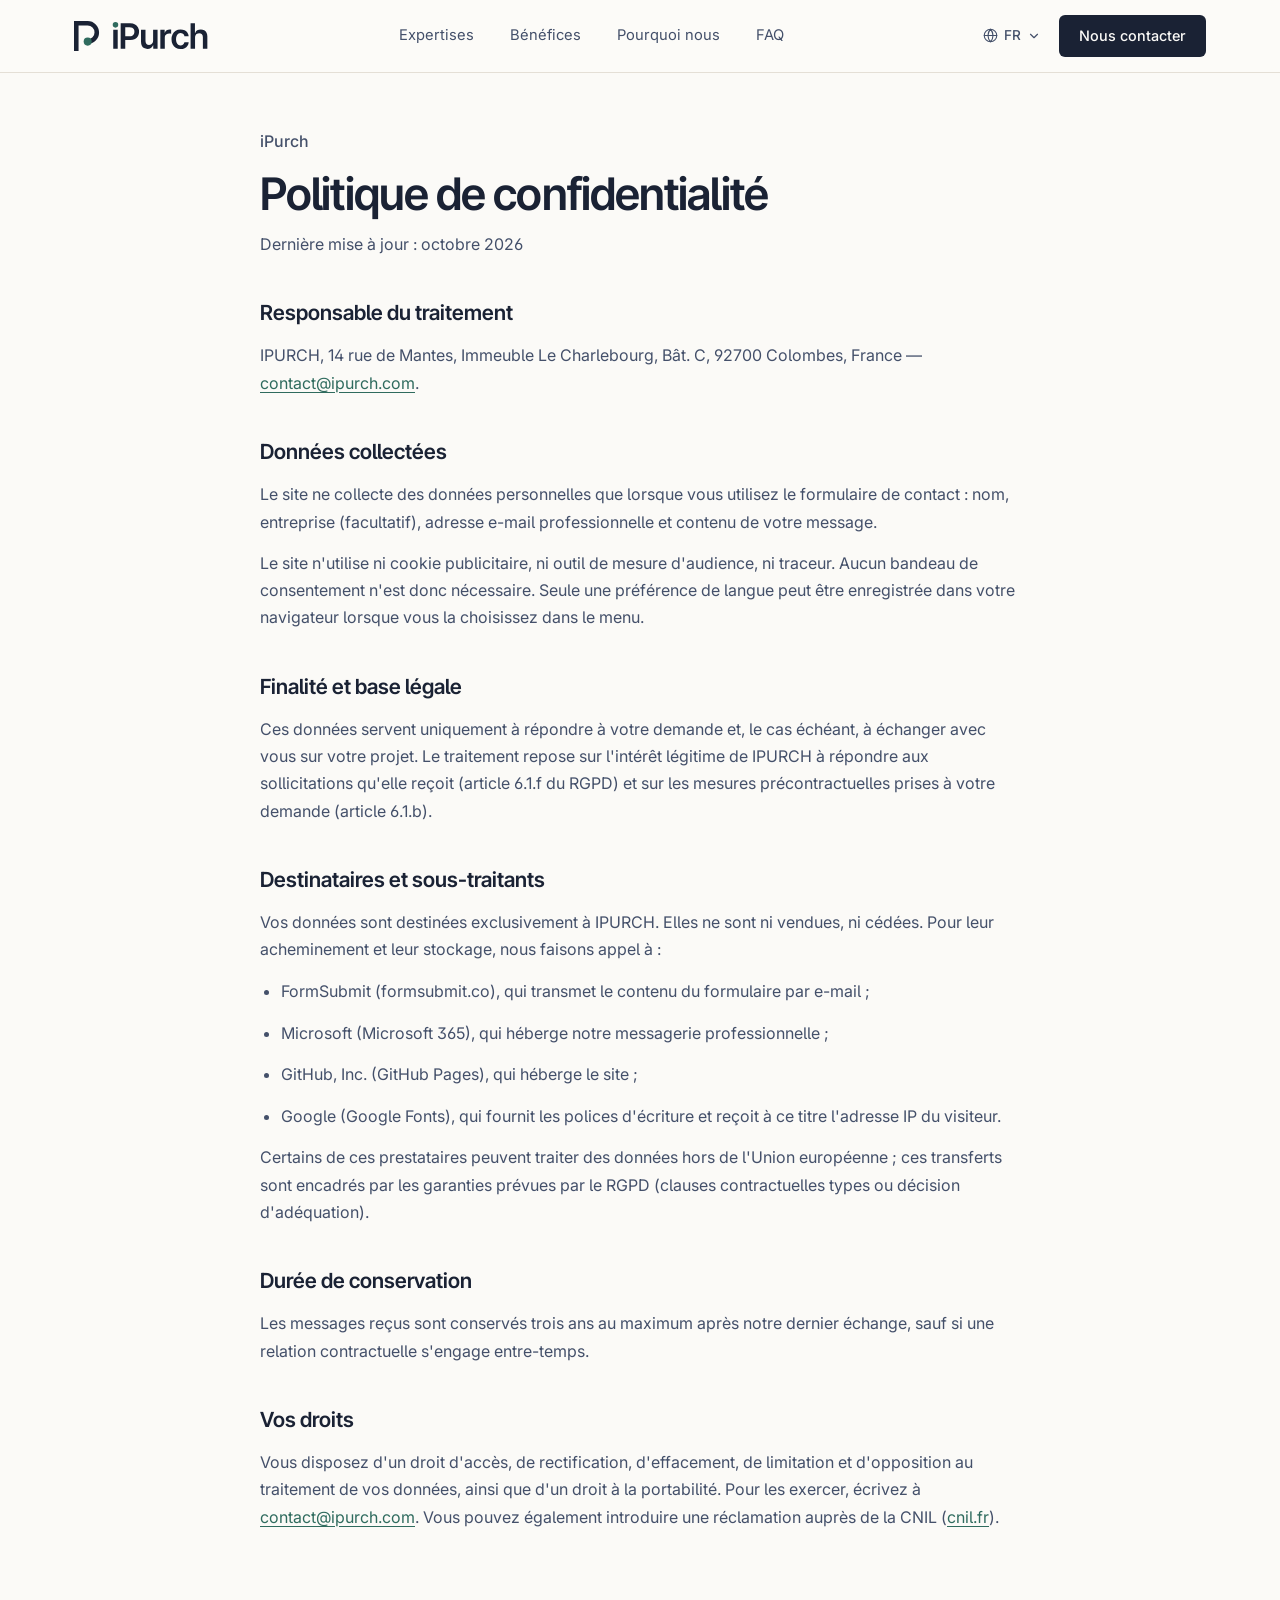
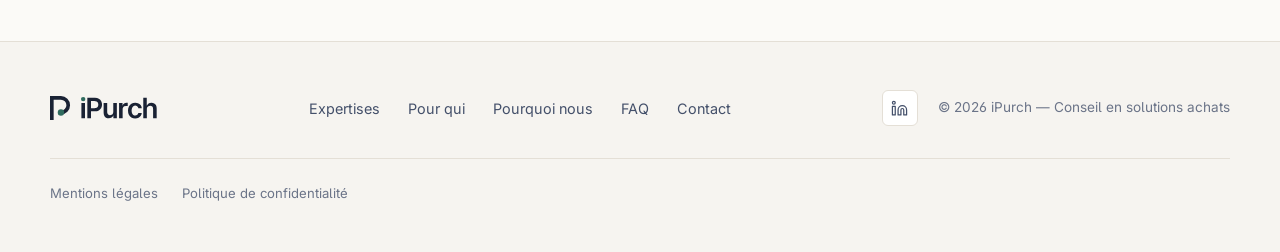
<file: confidentialite/index.html>
<!DOCTYPE html><html lang="fr" dir="ltr"><head><meta charSet="utf-8"/><meta name="viewport" content="width=device-width, initial-scale=1"/><link rel="preload" as="image" href="/logo-ipurch.svg"/><link rel="stylesheet" href="/_next/static/css/e1b783a7f90b0f6e.css" data-precedence="next"/><link rel="preload" as="script" fetchPriority="low" href="/_next/static/chunks/webpack-db0a529a99835594.js"/><script src="/_next/static/chunks/4bd1b696-1aecb718b7a33d29.js" async=""></script><script src="/_next/static/chunks/517-3b5f5d968b87747b.js" async=""></script><script src="/_next/static/chunks/main-app-0bca6ce884f73577.js" async=""></script><script src="/_next/static/chunks/320-ba12ade865a0153c.js" async=""></script><script src="/_next/static/chunks/app/(fr)/confidentialite/page-ae334aa8b96c2b0e.js" async=""></script><link rel="preconnect" href="https://fonts.googleapis.com"/><link rel="preconnect" href="https://fonts.gstatic.com" crossorigin="anonymous"/><title>Politique de confidentialité — iPurch</title><meta name="description" content="iPurch optimise, automatise et déploie vos process achats, de l&#x27;onboarding fournisseur au paiement. Conseil et intégration de solutions achats, réunis."/><meta name="keywords" content="conseil achats,solutions achats,e-procurement,automatisation achats,Source-to-Pay,Source-to-Contract,onboarding fournisseurs,gestion des contrats,optimisation process achats"/><link rel="canonical" href="https://ipurch.com/confidentialite/"/><meta property="og:title" content="iPurch — Conseil en solutions achats"/><meta property="og:description" content="Optimisation, automatisation et intégration de vos process achats."/><meta property="og:url" content="https://ipurch.com/"/><meta property="og:locale" content="fr_FR"/><meta property="og:image" content="https://ipurch.com/og.png"/><meta property="og:image:width" content="1200"/><meta property="og:image:height" content="630"/><meta property="og:image:alt" content="iPurch — Conseil en solutions achats"/><meta property="og:type" content="website"/><meta name="twitter:card" content="summary_large_image"/><meta name="twitter:title" content="iPurch — Conseil en solutions achats"/><meta name="twitter:description" content="Optimisation, automatisation et intégration de vos process achats."/><meta name="twitter:image" content="https://ipurch.com/og.png"/><meta name="twitter:image:width" content="1200"/><meta name="twitter:image:height" content="630"/><meta name="twitter:image:alt" content="iPurch — Conseil en solutions achats"/><link rel="icon" href="/icon.svg" type="image/svg+xml"/><link rel="apple-touch-icon" href="/apple-icon.png"/><script>(function(){try{if(location.pathname!=='/')return;var h=location.hash,s=null;try{s=localStorage.getItem('ipurch-lang')}catch(e){}
if(s){if(s!=='fr'&&/^(en|es|ar)$/.test(s))location.replace('/'+s+'/'+h);return}
var ls=navigator.languages&&navigator.languages.length?navigator.languages:[navigator.language||''];
for(var i=0;i<ls.length;i++){var c=String(ls[i]).slice(0,2).toLowerCase();
if(c==='fr')return;if(c==='en'||c==='es'||c==='ar'){location.replace('/'+c+'/'+h);return}}
location.replace('/en/'+h)}catch(e){}})();</script><script type="application/ld+json">{"@context":"https://schema.org","@graph":[{"@type":"ProfessionalService","@id":"https://ipurch.com/#organization","name":"iPurch","legalName":"IPURCH","url":"https://ipurch.com","logo":"https://ipurch.com/apple-icon.png","image":"https://ipurch.com/og.png","email":"contact@ipurch.com","description":"iPurch optimise, automatise et déploie vos process achats, de l'onboarding fournisseur au paiement. Conseil et intégration de solutions achats, réunis.","address":{"@type":"PostalAddress","streetAddress":"14 rue de Mantes, Immeuble Le Charlebourg, Bât. C","addressLocality":"Colombes","postalCode":"92700","addressCountry":"FR"},"areaServed":["FR","EU","MA","ES","AE"],"knowsLanguage":["fr","en","es","ar"],"sameAs":["https://www.linkedin.com/company/146765426/"],"identifier":{"@type":"PropertyValue","propertyID":"SIREN","value":"106573033"}},{"@type":"WebSite","@id":"https://ipurch.com/#website","url":"https://ipurch.com/","name":"iPurch","inLanguage":"fr","publisher":{"@id":"https://ipurch.com/#organization"}}]}</script><link href="https://fonts.googleapis.com/css2?family=Inter+Tight:wght@400;500;600;700&amp;family=Inter:wght@400;500;600&amp;display=swap" rel="stylesheet"/><script src="/_next/static/chunks/polyfills-42372ed130431b0a.js" noModule=""></script></head><body class="font-sans"><nav class="fixed inset-x-0 top-0 z-50 transition-colors duration-300 border-b border-line bg-paper/90 backdrop-blur-sm"><div class="mx-auto flex h-[72px] max-w-[1180px] items-center justify-between gap-4 px-6"><a href="/" aria-label="iPurch, retour en haut de page" dir="ltr"><img src="/logo-ipurch.svg" alt="iPurch" width="136" height="30" class="block h-[26px] w-auto sm:h-[30px]"/></a><div class="hidden items-center gap-9 text-[0.92rem] transition-colors lg:flex text-ink-soft"><a href="/#expertises" class="transition-colors hover:text-ink">Expertises</a><a href="/#benefices" class="transition-colors hover:text-ink">Bénéfices</a><a href="/#pourquoi" class="transition-colors hover:text-ink">Pourquoi nous</a><a href="/#faq" class="transition-colors hover:text-ink">FAQ</a></div><div class="flex items-center gap-2"><div class="relative"><button type="button" aria-expanded="false" aria-haspopup="menu" aria-label="Langue : Français" class="flex items-center gap-1.5 rounded-md px-2.5 py-[9px] text-[0.85rem] font-medium transition-colors text-ink-soft hover:bg-paper-2"><svg xmlns="http://www.w3.org/2000/svg" width="15" height="15" viewBox="0 0 24 24" fill="none" stroke="currentColor" stroke-width="1.75" stroke-linecap="round" stroke-linejoin="round" class="lucide lucide-globe" aria-hidden="true"><circle cx="12" cy="12" r="10"></circle><path d="M12 2a14.5 14.5 0 0 0 0 20 14.5 14.5 0 0 0 0-20"></path><path d="M2 12h20"></path></svg>FR<svg xmlns="http://www.w3.org/2000/svg" width="14" height="14" viewBox="0 0 24 24" fill="none" stroke="currentColor" stroke-width="2" stroke-linecap="round" stroke-linejoin="round" class="lucide lucide-chevron-down transition-transform" aria-hidden="true"><path d="m6 9 6 6 6-6"></path></svg></button></div><a href="/#contact" class="whitespace-nowrap rounded-md px-4 py-[9px] text-[0.88rem] font-medium transition-colors sm:px-5 sm:text-[0.9rem] bg-ink text-paper hover:bg-pine">Nous contacter</a></div></div></nav><main class="px-6 pb-24 pt-[128px]"><article class="legal mx-auto max-w-[760px]"><p class="mb-4 text-[0.92rem] font-medium text-pine">iPurch</p><h1 class="mb-3 font-display text-[clamp(2rem,4vw,2.8rem)] font-semibold leading-[1.1] tracking-[-0.02em] text-ink">Politique de confidentialité</h1><p class="mb-12 text-[0.9rem] text-mute">Dernière mise à jour : <!-- -->octobre 2026</p><h2>Responsable du traitement</h2><p>IPURCH<!-- -->, <!-- -->14 rue de Mantes, Immeuble Le Charlebourg, Bât. C<!-- -->, <!-- -->92700<!-- --> <!-- -->Colombes<!-- -->, France — <a href="mailto:contact@ipurch.com">contact@ipurch.com</a>.</p><h2>Données collectées</h2><p>Le site ne collecte des données personnelles que lorsque vous utilisez le formulaire de contact : nom, entreprise (facultatif), adresse e-mail professionnelle et contenu de votre message.</p><p>Le site n&#x27;utilise ni cookie publicitaire, ni outil de mesure d&#x27;audience, ni traceur. Aucun bandeau de consentement n&#x27;est donc nécessaire. Seule une préférence de langue peut être enregistrée dans votre navigateur lorsque vous la choisissez dans le menu.</p><h2>Finalité et base légale</h2><p>Ces données servent uniquement à répondre à votre demande et, le cas échéant, à échanger avec vous sur votre projet. Le traitement repose sur l&#x27;intérêt légitime de <!-- -->IPURCH<!-- --> à répondre aux sollicitations qu&#x27;elle reçoit (article 6.1.f du RGPD) et sur les mesures précontractuelles prises à votre demande (article 6.1.b).</p><h2>Destinataires et sous-traitants</h2><p>Vos données sont destinées exclusivement à <!-- -->IPURCH<!-- -->. Elles ne sont ni vendues, ni cédées. Pour leur acheminement et leur stockage, nous faisons appel à :</p><ul><li>FormSubmit (formsubmit.co), qui transmet le contenu du formulaire par e-mail ;</li><li>Microsoft (Microsoft 365), qui héberge notre messagerie professionnelle ;</li><li>GitHub, Inc. (GitHub Pages), qui héberge le site ;</li><li>Google (Google Fonts), qui fournit les polices d&#x27;écriture et reçoit à ce titre l&#x27;adresse IP du visiteur.</li></ul><p>Certains de ces prestataires peuvent traiter des données hors de l&#x27;Union européenne ; ces transferts sont encadrés par les garanties prévues par le RGPD (clauses contractuelles types ou décision d&#x27;adéquation).</p><h2>Durée de conservation</h2><p>Les messages reçus sont conservés trois ans au maximum après notre dernier échange, sauf si une relation contractuelle s&#x27;engage entre-temps.</p><h2>Vos droits</h2><p>Vous disposez d&#x27;un droit d&#x27;accès, de rectification, d&#x27;effacement, de limitation et d&#x27;opposition au traitement de vos données, ainsi que d&#x27;un droit à la portabilité. Pour les exercer, écrivez à<!-- --> <a href="mailto:contact@ipurch.com">contact@ipurch.com</a>. Vous pouvez également introduire une réclamation auprès de la CNIL (<a href="https://www.cnil.fr" rel="noopener noreferrer">cnil.fr</a>).</p></article></main><footer class="border-t border-line bg-paper-2/50 px-6 py-12"><div class="mx-auto flex max-w-[1180px] flex-col gap-6 sm:flex-row sm:items-center sm:justify-between"><a href="/" aria-label="iPurch, retour en haut de page"><img src="/logo-ipurch.svg" alt="iPurch" width="109" height="24" class="block h-[24px] w-auto"/></a><div class="flex flex-wrap gap-x-7 gap-y-2 text-[0.9rem] text-ink-soft"><a href="/#expertises" class="transition-colors hover:text-pine">Expertises</a><a href="/#pour-qui" class="transition-colors hover:text-pine">Pour qui</a><a href="/#pourquoi" class="transition-colors hover:text-pine">Pourquoi nous</a><a href="/#faq" class="transition-colors hover:text-pine">FAQ</a><a href="/#contact" class="transition-colors hover:text-pine">Contact</a></div><div class="flex items-center gap-5"><a href="https://www.linkedin.com/company/146765426/" target="_blank" rel="noopener noreferrer" aria-label="LinkedIn iPurch" class="grid h-9 w-9 place-items-center rounded-md border border-line bg-white text-ink-soft transition-colors hover:border-pine hover:bg-pine hover:text-white"><svg xmlns="http://www.w3.org/2000/svg" width="17" height="17" viewBox="0 0 24 24" fill="none" stroke="currentColor" stroke-width="1.75" stroke-linecap="round" stroke-linejoin="round" class="lucide lucide-linkedin" aria-hidden="true"><path d="M16 8a6 6 0 0 1 6 6v7h-4v-7a2 2 0 0 0-2-2 2 2 0 0 0-2 2v7h-4v-7a6 6 0 0 1 6-6z"></path><rect width="4" height="12" x="2" y="9"></rect><circle cx="4" cy="4" r="2"></circle></svg></a><span class="text-[0.85rem] text-mute">© 2026 iPurch — Conseil en solutions achats</span></div></div><div class="mx-auto mt-8 flex max-w-[1180px] flex-wrap gap-x-6 gap-y-2 border-t border-line pt-6 text-[0.82rem] text-mute"><a href="/mentions-legales/" class="hover:text-pine">Mentions légales</a><a href="/confidentialite/" class="hover:text-pine">Politique de confidentialité</a></div><div class="hidden"></div></footer><script src="/_next/static/chunks/webpack-db0a529a99835594.js" async=""></script><script>(self.__next_f=self.__next_f||[]).push([0])</script><script>self.__next_f.push([1,"1:\"$Sreact.fragment\"\n2:I[5244,[],\"\"]\n3:I[3866,[],\"\"]\n4:I[9320,[\"320\",\"static/chunks/320-ba12ade865a0153c.js\",\"489\",\"static/chunks/app/(fr)/confidentialite/page-ae334aa8b96c2b0e.js\"],\"default\"]\n5:I[6213,[],\"OutletBoundary\"]\n7:I[6213,[],\"MetadataBoundary\"]\n9:I[6213,[],\"ViewportBoundary\"]\nb:I[4835,[],\"\"]\n:HL[\"/_next/static/css/e1b783a7f90b0f6e.css\",\"style\"]\n"])</script><script>self.__next_f.push([1,"0:{\"P\":null,\"b\":\"O23rB7PH0CayOs2MZN6x0\",\"p\":\"\",\"c\":[\"\",\"confidentialite\",\"\"],\"i\":false,\"f\":[[[\"\",{\"children\":[\"(fr)\",{\"children\":[\"confidentialite\",{\"children\":[\"__PAGE__\",{}]}]},\"$undefined\",\"$undefined\",true]}],[\"\",[\"$\",\"$1\",\"c\",{\"children\":[null,[\"$\",\"$L2\",null,{\"parallelRouterKey\":\"children\",\"segmentPath\":[\"children\"],\"error\":\"$undefined\",\"errorStyles\":\"$undefined\",\"errorScripts\":\"$undefined\",\"template\":[\"$\",\"$L3\",null,{}],\"templateStyles\":\"$undefined\",\"templateScripts\":\"$undefined\",\"notFound\":[[],[[\"$\",\"title\",null,{\"children\":\"404: This page could not be found.\"}],[\"$\",\"div\",null,{\"style\":{\"fontFamily\":\"system-ui,\\\"Segoe UI\\\",Roboto,Helvetica,Arial,sans-serif,\\\"Apple Color Emoji\\\",\\\"Segoe UI Emoji\\\"\",\"height\":\"100vh\",\"textAlign\":\"center\",\"display\":\"flex\",\"flexDirection\":\"column\",\"alignItems\":\"center\",\"justifyContent\":\"center\"},\"children\":[\"$\",\"div\",null,{\"children\":[[\"$\",\"style\",null,{\"dangerouslySetInnerHTML\":{\"__html\":\"body{color:#000;background:#fff;margin:0}.next-error-h1{border-right:1px solid rgba(0,0,0,.3)}@media (prefers-color-scheme:dark){body{color:#fff;background:#000}.next-error-h1{border-right:1px solid rgba(255,255,255,.3)}}\"}}],[\"$\",\"h1\",null,{\"className\":\"next-error-h1\",\"style\":{\"display\":\"inline-block\",\"margin\":\"0 20px 0 0\",\"padding\":\"0 23px 0 0\",\"fontSize\":24,\"fontWeight\":500,\"verticalAlign\":\"top\",\"lineHeight\":\"49px\"},\"children\":404}],[\"$\",\"div\",null,{\"style\":{\"display\":\"inline-block\"},\"children\":[\"$\",\"h2\",null,{\"style\":{\"fontSize\":14,\"fontWeight\":400,\"lineHeight\":\"49px\",\"margin\":0},\"children\":\"This page could not be found.\"}]}]]}]}]]],\"forbidden\":\"$undefined\",\"unauthorized\":\"$undefined\"}]]}],{\"children\":[\"(fr)\",[\"$\",\"$1\",\"c\",{\"children\":[[[\"$\",\"link\",\"0\",{\"rel\":\"stylesheet\",\"href\":\"/_next/static/css/e1b783a7f90b0f6e.css\",\"precedence\":\"next\",\"crossOrigin\":\"$undefined\",\"nonce\":\"$undefined\"}]],[\"$\",\"html\",null,{\"lang\":\"fr\",\"dir\":\"ltr\",\"children\":[[\"$\",\"head\",null,{\"children\":[[\"$\",\"script\",null,{\"dangerouslySetInnerHTML\":{\"__html\":\"(function(){try{if(location.pathname!=='/')return;var h=location.hash,s=null;try{s=localStorage.getItem('ipurch-lang')}catch(e){}\\nif(s){if(s!=='fr'\u0026\u0026/^(en|es|ar)$/.test(s))location.replace('/'+s+'/'+h);return}\\nvar ls=navigator.languages\u0026\u0026navigator.languages.length?navigator.languages:[navigator.language||''];\\nfor(var i=0;i\u003cls.length;i++){var c=String(ls[i]).slice(0,2).toLowerCase();\\nif(c==='fr')return;if(c==='en'||c==='es'||c==='ar'){location.replace('/'+c+'/'+h);return}}\\nlocation.replace('/en/'+h)}catch(e){}})();\"}}],[\"$\",\"script\",null,{\"type\":\"application/ld+json\",\"dangerouslySetInnerHTML\":{\"__html\":\"{\\\"@context\\\":\\\"https://schema.org\\\",\\\"@graph\\\":[{\\\"@type\\\":\\\"ProfessionalService\\\",\\\"@id\\\":\\\"https://ipurch.com/#organization\\\",\\\"name\\\":\\\"iPurch\\\",\\\"legalName\\\":\\\"IPURCH\\\",\\\"url\\\":\\\"https://ipurch.com\\\",\\\"logo\\\":\\\"https://ipurch.com/apple-icon.png\\\",\\\"image\\\":\\\"https://ipurch.com/og.png\\\",\\\"email\\\":\\\"contact@ipurch.com\\\",\\\"description\\\":\\\"iPurch optimise, automatise et déploie vos process achats, de l'onboarding fournisseur au paiement. Conseil et intégration de solutions achats, réunis.\\\",\\\"address\\\":{\\\"@type\\\":\\\"PostalAddress\\\",\\\"streetAddress\\\":\\\"14 rue de Mantes, Immeuble Le Charlebourg, Bât. C\\\",\\\"addressLocality\\\":\\\"Colombes\\\",\\\"postalCode\\\":\\\"92700\\\",\\\"addressCountry\\\":\\\"FR\\\"},\\\"areaServed\\\":[\\\"FR\\\",\\\"EU\\\",\\\"MA\\\",\\\"ES\\\",\\\"AE\\\"],\\\"knowsLanguage\\\":[\\\"fr\\\",\\\"en\\\",\\\"es\\\",\\\"ar\\\"],\\\"sameAs\\\":[\\\"https://www.linkedin.com/company/146765426/\\\"],\\\"identifier\\\":{\\\"@type\\\":\\\"PropertyValue\\\",\\\"propertyID\\\":\\\"SIREN\\\",\\\"value\\\":\\\"106573033\\\"}},{\\\"@type\\\":\\\"WebSite\\\",\\\"@id\\\":\\\"https://ipurch.com/#website\\\",\\\"url\\\":\\\"https://ipurch.com/\\\",\\\"name\\\":\\\"iPurch\\\",\\\"inLanguage\\\":\\\"fr\\\",\\\"publisher\\\":{\\\"@id\\\":\\\"https://ipurch.com/#organization\\\"}}]}\"}}],[\"$\",\"link\",null,{\"rel\":\"preconnect\",\"href\":\"https://fonts.googleapis.com\"}],[\"$\",\"link\",null,{\"rel\":\"preconnect\",\"href\":\"https://fonts.gstatic.com\",\"crossOrigin\":\"anonymous\"}],[\"$\",\"link\",null,{\"href\":\"https://fonts.googleapis.com/css2?family=Inter+Tight:wght@400;500;600;700\u0026family=Inter:wght@400;500;600\u0026display=swap\",\"rel\":\"stylesheet\"}]]}],[\"$\",\"body\",null,{\"className\":\"font-sans\",\"children\":[\"$\",\"$L2\",null,{\"parallelRouterKey\":\"children\",\"segmentPath\":[\"children\",\"(fr)\",\"children\"],\"error\":\"$undefined\",\"errorStyles\":\"$undefined\",\"errorScripts\":\"$undefined\",\"template\":[\"$\",\"$L3\",null,{}],\"templateStyles\":\"$undefined\",\"templateScripts\":\"$undefined\",\"notFound\":[[],[[\"$\",\"title\",null,{\"children\":\"404: This page could not be found.\"}],[\"$\",\"div\",null,{\"style\":\"$0:f:0:1:1:props:children:1:props:notFound:1:1:props:style\",\"children\":[\"$\",\"div\",null,{\"children\":[[\"$\",\"style\",null,{\"dangerouslySetInnerHTML\":{\"__html\":\"body{color:#000;background:#fff;margin:0}.next-error-h1{border-right:1px solid rgba(0,0,0,.3)}@media (prefers-color-scheme:dark){body{color:#fff;background:#000}.next-error-h1{border-right:1px solid rgba(255,255,255,.3)}}\"}}],[\"$\",\"h1\",null,{\"className\":\"next-error-h1\",\"style\":\"$0:f:0:1:1:props:children:1:props:notFound:1:1:props:children:props:children:1:props:style\",\"children\":404}],[\"$\",\"div\",null,{\"style\":\"$0:f:0:1:1:props:children:1:props:notFound:1:1:props:children:props:children:2:props:style\",\"children\":[\"$\",\"h2\",null,{\"style\":\"$0:f:0:1:1:props:children:1:props:notFound:1:1:props:children:props:children:2:props:children:props:style\",\"children\":\"This page could not be found.\"}]}]]}]}]]],\"forbidden\":\"$undefined\",\"unauthorized\":\"$undefined\"}]}]]}]]}],{\"children\":[\"confidentialite\",[\"$\",\"$1\",\"c\",{\"children\":[null,[\"$\",\"$L2\",null,{\"parallelRouterKey\":\"children\",\"segmentPath\":[\"children\",\"(fr)\",\"children\",\"confidentialite\",\"children\"],\"error\":\"$undefined\",\"errorStyles\":\"$undefined\",\"errorScripts\":\"$undefined\",\"template\":[\"$\",\"$L3\",null,{}],\"templateStyles\":\"$undefined\",\"templateScripts\":\"$undefined\",\"notFound\":\"$undefined\",\"forbidden\":\"$undefined\",\"unauthorized\":\"$undefined\"}]]}],{\"children\":[\"__PAGE__\",[\"$\",\"$1\",\"c\",{\"children\":[[[\"$\",\"$L4\",null,{\"t\":{\"links\":[{\"href\":\"/#expertises\",\"label\":\"Expertises\"},{\"href\":\"/#benefices\",\"label\":\"Bénéfices\"},{\"href\":\"/#pourquoi\",\"label\":\"Pourquoi nous\"},{\"href\":\"/#faq\",\"label\":\"FAQ\"}],\"contact\":\"Nous contacter\",\"home\":\"iPurch, retour en haut de page\",\"language\":\"Langue\"},\"lang\":\"fr\",\"solid\":true}],[\"$\",\"main\",null,{\"className\":\"px-6 pb-24 pt-[128px]\",\"children\":[\"$\",\"article\",null,{\"className\":\"legal mx-auto max-w-[760px]\",\"children\":[[\"$\",\"p\",null,{\"className\":\"mb-4 text-[0.92rem] font-medium text-pine\",\"children\":\"iPurch\"}],[\"$\",\"h1\",null,{\"className\":\"mb-3 font-display text-[clamp(2rem,4vw,2.8rem)] font-semibold leading-[1.1] tracking-[-0.02em] text-ink\",\"children\":\"Politique de confidentialité\"}],[\"$\",\"p\",null,{\"className\":\"mb-12 text-[0.9rem] text-mute\",\"children\":[\"Dernière mise à jour : \",\"octobre 2026\"]}],[[\"$\",\"h2\",null,{\"children\":\"Responsable du traitement\"}],[\"$\",\"p\",null,{\"children\":[\"IPURCH\",\", \",\"14 rue de Mantes, Immeuble Le Charlebourg, Bât. C\",\", \",\"92700\",\" \",\"Colombes\",\", France — \",[\"$\",\"a\",null,{\"href\":\"mailto:contact@ipurch.com\",\"children\":\"contact@ipurch.com\"}],\".\"]}],[\"$\",\"h2\",null,{\"children\":\"Données collectées\"}],[\"$\",\"p\",null,{\"children\":\"Le site ne collecte des données personnelles que lorsque vous utilisez le formulaire de contact : nom, entreprise (facultatif), adresse e-mail professionnelle et contenu de votre message.\"}],[\"$\",\"p\",null,{\"children\":\"Le site n'utilise ni cookie publicitaire, ni outil de mesure d'audience, ni traceur. Aucun bandeau de consentement n'est donc nécessaire. Seule une préférence de langue peut être enregistrée dans votre navigateur lorsque vous la choisissez dans le menu.\"}],[\"$\",\"h2\",null,{\"children\":\"Finalité et base légale\"}],[\"$\",\"p\",null,{\"children\":[\"Ces données servent uniquement à répondre à votre demande et, le cas échéant, à échanger avec vous sur votre projet. Le traitement repose sur l'intérêt légitime de \",\"IPURCH\",\" à répondre aux sollicitations qu'elle reçoit (article 6.1.f du RGPD) et sur les mesures précontractuelles prises à votre demande (article 6.1.b).\"]}],[\"$\",\"h2\",null,{\"children\":\"Destinataires et sous-traitants\"}],[\"$\",\"p\",null,{\"children\":[\"Vos données sont destinées exclusivement à \",\"IPURCH\",\". Elles ne sont ni vendues, ni cédées. Pour leur acheminement et leur stockage, nous faisons appel à :\"]}],[\"$\",\"ul\",null,{\"children\":[[\"$\",\"li\",null,{\"children\":\"FormSubmit (formsubmit.co), qui transmet le contenu du formulaire par e-mail ;\"}],[\"$\",\"li\",null,{\"children\":\"Microsoft (Microsoft 365), qui héberge notre messagerie professionnelle ;\"}],[\"$\",\"li\",null,{\"children\":\"GitHub, Inc. (GitHub Pages), qui héberge le site ;\"}],[\"$\",\"li\",null,{\"children\":\"Google (Google Fonts), qui fournit les polices d'écriture et reçoit à ce titre l'adresse IP du visiteur.\"}]]}],[\"$\",\"p\",null,{\"children\":\"Certains de ces prestataires peuvent traiter des données hors de l'Union européenne ; ces transferts sont encadrés par les garanties prévues par le RGPD (clauses contractuelles types ou décision d'adéquation).\"}],[\"$\",\"h2\",null,{\"children\":\"Durée de conservation\"}],[\"$\",\"p\",null,{\"children\":\"Les messages reçus sont conservés trois ans au maximum après notre dernier échange, sauf si une relation contractuelle s'engage entre-temps.\"}],[\"$\",\"h2\",null,{\"children\":\"Vos droits\"}],[\"$\",\"p\",null,{\"children\":[\"Vous disposez d'un droit d'accès, de rectification, d'effacement, de limitation et d'opposition au traitement de vos données, ainsi que d'un droit à la portabilité. Pour les exercer, écrivez à\",\" \",[\"$\",\"a\",null,{\"href\":\"mailto:contact@ipurch.com\",\"children\":\"contact@ipurch.com\"}],\". Vous pouvez également introduire une réclamation auprès de la CNIL (\",[\"$\",\"a\",null,{\"href\":\"https://www.cnil.fr\",\"rel\":\"noopener noreferrer\",\"children\":\"cnil.fr\"}],\").\"]}]]]}]}],[\"$\",\"footer\",null,{\"className\":\"border-t border-line bg-paper-2/50 px-6 py-12\",\"children\":[[\"$\",\"div\",null,{\"className\":\"mx-auto flex max-w-[1180px] flex-col gap-6 sm:flex-row sm:items-center sm:justify-between\",\"children\":[[\"$\",\"a\",null,{\"href\":\"/\",\"aria-label\":\"iPurch, retour en haut de page\",\"children\":[\"$\",\"img\",null,{\"src\":\"/logo-ipurch.svg\",\"alt\":\"iPurch\",\"width\":109,\"height\":24,\"className\":\"block h-[24px] w-auto\"}]}],[\"$\",\"div\",null,{\"className\":\"flex flex-wrap gap-x-7 gap-y-2 text-[0.9rem] text-ink-soft\",\"children\":[[\"$\",\"a\",\"/#expertises\",{\"href\":\"/#expertises\",\"className\":\"transition-colors hover:text-pine\",\"children\":\"Expertises\"}],[\"$\",\"a\",\"/#pour-qui\",{\"href\":\"/#pour-qui\",\"className\":\"transition-colors hover:text-pine\",\"children\":\"Pour qui\"}],[\"$\",\"a\",\"/#pourquoi\",{\"href\":\"/#pourquoi\",\"className\":\"transition-colors hover:text-pine\",\"children\":\"Pourquoi nous\"}],[\"$\",\"a\",\"/#faq\",{\"href\":\"/#faq\",\"className\":\"transition-colors hover:text-pine\",\"children\":\"FAQ\"}],[\"$\",\"a\",\"/#contact\",{\"href\":\"/#contact\",\"className\":\"transition-colors hover:text-pine\",\"children\":\"Contact\"}]]}],[\"$\",\"div\",null,{\"className\":\"flex items-center gap-5\",\"children\":[[\"$\",\"a\",null,{\"href\":\"https://www.linkedin.com/company/146765426/\",\"target\":\"_blank\",\"rel\":\"noopener noreferrer\",\"aria-label\":\"LinkedIn iPurch\",\"className\":\"grid h-9 w-9 place-items-center rounded-md border border-line bg-white text-ink-soft transition-colors hover:border-pine hover:bg-pine hover:text-white\",\"children\":[\"$\",\"svg\",null,{\"ref\":\"$undefined\",\"xmlns\":\"http://www.w3.org/2000/svg\",\"width\":17,\"height\":17,\"viewBox\":\"0 0 24 24\",\"fill\":\"none\",\"stroke\":\"currentColor\",\"strokeWidth\":1.75,\"strokeLinecap\":\"round\",\"strokeLinejoin\":\"round\",\"className\":\"lucide lucide-linkedin\",\"aria-hidden\":true,\"children\":[[\"$\",\"path\",\"c2jq9f\",{\"d\":\"M16 8a6 6 0 0 1 6 6v7h-4v-7a2 2 0 0 0-2-2 2 2 0 0 0-2 2v7h-4v-7a6 6 0 0 1 6-6z\"}],[\"$\",\"rect\",\"mk3on5\",{\"width\":\"4\",\"height\":\"12\",\"x\":\"2\",\"y\":\"9\"}],[\"$\",\"circle\",\"bt5ra8\",{\"cx\":\"4\",\"cy\":\"4\",\"r\":\"2\"}],\"$undefined\"]}]}],[\"$\",\"span\",null,{\"className\":\"text-[0.85rem] text-mute\",\"children\":\"© 2026 iPurch — Conseil en solutions achats\"}]]}]]}],[\"$\",\"div\",null,{\"className\":\"mx-auto mt-8 flex max-w-[1180px] flex-wrap gap-x-6 gap-y-2 border-t border-line pt-6 text-[0.82rem] text-mute\",\"children\":[[\"$\",\"a\",null,{\"href\":\"/mentions-legales/\",\"className\":\"hover:text-pine\",\"children\":\"Mentions légales\"}],[\"$\",\"a\",null,{\"href\":\"/confidentialite/\",\"className\":\"hover:text-pine\",\"children\":\"Politique de confidentialité\"}]]}],[\"$\",\"div\",null,{\"className\":\"hidden\"}]]}]],null,[\"$\",\"$L5\",null,{\"children\":\"$L6\"}]]}],{},null,false]},null,false]},null,false]},null,false],[\"$\",\"$1\",\"h\",{\"children\":[null,[\"$\",\"$1\",\"KuNIHc8WkWD8NaoKSdH5P\",{\"children\":[[\"$\",\"$L7\",null,{\"children\":\"$L8\"}],[\"$\",\"$L9\",null,{\"children\":\"$La\"}],null]}]]}],false]],\"m\":\"$undefined\",\"G\":[\"$b\",\"$undefined\"],\"s\":false,\"S\":true}\n"])</script><script>self.__next_f.push([1,"a:[[\"$\",\"meta\",\"0\",{\"name\":\"viewport\",\"content\":\"width=device-width, initial-scale=1\"}]]\n"])</script><script>self.__next_f.push([1,"8:[[\"$\",\"meta\",\"0\",{\"charSet\":\"utf-8\"}],[\"$\",\"title\",\"1\",{\"children\":\"Politique de confidentialité — iPurch\"}],[\"$\",\"meta\",\"2\",{\"name\":\"description\",\"content\":\"iPurch optimise, automatise et déploie vos process achats, de l'onboarding fournisseur au paiement. Conseil et intégration de solutions achats, réunis.\"}],[\"$\",\"meta\",\"3\",{\"name\":\"keywords\",\"content\":\"conseil achats,solutions achats,e-procurement,automatisation achats,Source-to-Pay,Source-to-Contract,onboarding fournisseurs,gestion des contrats,optimisation process achats\"}],[\"$\",\"link\",\"4\",{\"rel\":\"canonical\",\"href\":\"https://ipurch.com/confidentialite/\"}],[\"$\",\"meta\",\"5\",{\"property\":\"og:title\",\"content\":\"iPurch — Conseil en solutions achats\"}],[\"$\",\"meta\",\"6\",{\"property\":\"og:description\",\"content\":\"Optimisation, automatisation et intégration de vos process achats.\"}],[\"$\",\"meta\",\"7\",{\"property\":\"og:url\",\"content\":\"https://ipurch.com/\"}],[\"$\",\"meta\",\"8\",{\"property\":\"og:locale\",\"content\":\"fr_FR\"}],[\"$\",\"meta\",\"9\",{\"property\":\"og:image\",\"content\":\"https://ipurch.com/og.png\"}],[\"$\",\"meta\",\"10\",{\"property\":\"og:image:width\",\"content\":\"1200\"}],[\"$\",\"meta\",\"11\",{\"property\":\"og:image:height\",\"content\":\"630\"}],[\"$\",\"meta\",\"12\",{\"property\":\"og:image:alt\",\"content\":\"iPurch — Conseil en solutions achats\"}],[\"$\",\"meta\",\"13\",{\"property\":\"og:type\",\"content\":\"website\"}],[\"$\",\"meta\",\"14\",{\"name\":\"twitter:card\",\"content\":\"summary_large_image\"}],[\"$\",\"meta\",\"15\",{\"name\":\"twitter:title\",\"content\":\"iPurch — Conseil en solutions achats\"}],[\"$\",\"meta\",\"16\",{\"name\":\"twitter:description\",\"content\":\"Optimisation, automatisation et intégration de vos process achats.\"}],[\"$\",\"meta\",\"17\",{\"name\":\"twitter:image\",\"content\":\"https://ipurch.com/og.png\"}],[\"$\",\"meta\",\"18\",{\"name\":\"twitter:image:width\",\"content\":\"1200\"}],[\"$\",\"meta\",\"19\",{\"name\":\"twitter:image:height\",\"content\":\"630\"}],[\"$\",\"meta\",\"20\",{\"name\":\"twitter:image:alt\",\"content\":\"iPurch — Conseil en solutions achats\"}],[\"$\",\"link\",\"21\",{\"rel\":\"icon\",\"href\":\"/icon.svg\",\"type\":\"image/svg+xml\"}],[\"$\",\"link\",\"22\",{\"rel\":\"apple-touch-icon\",\"href\":\"/apple-icon.png\"}]]\n"])</script><script>self.__next_f.push([1,"6:null\n"])</script></body></html>
</file>
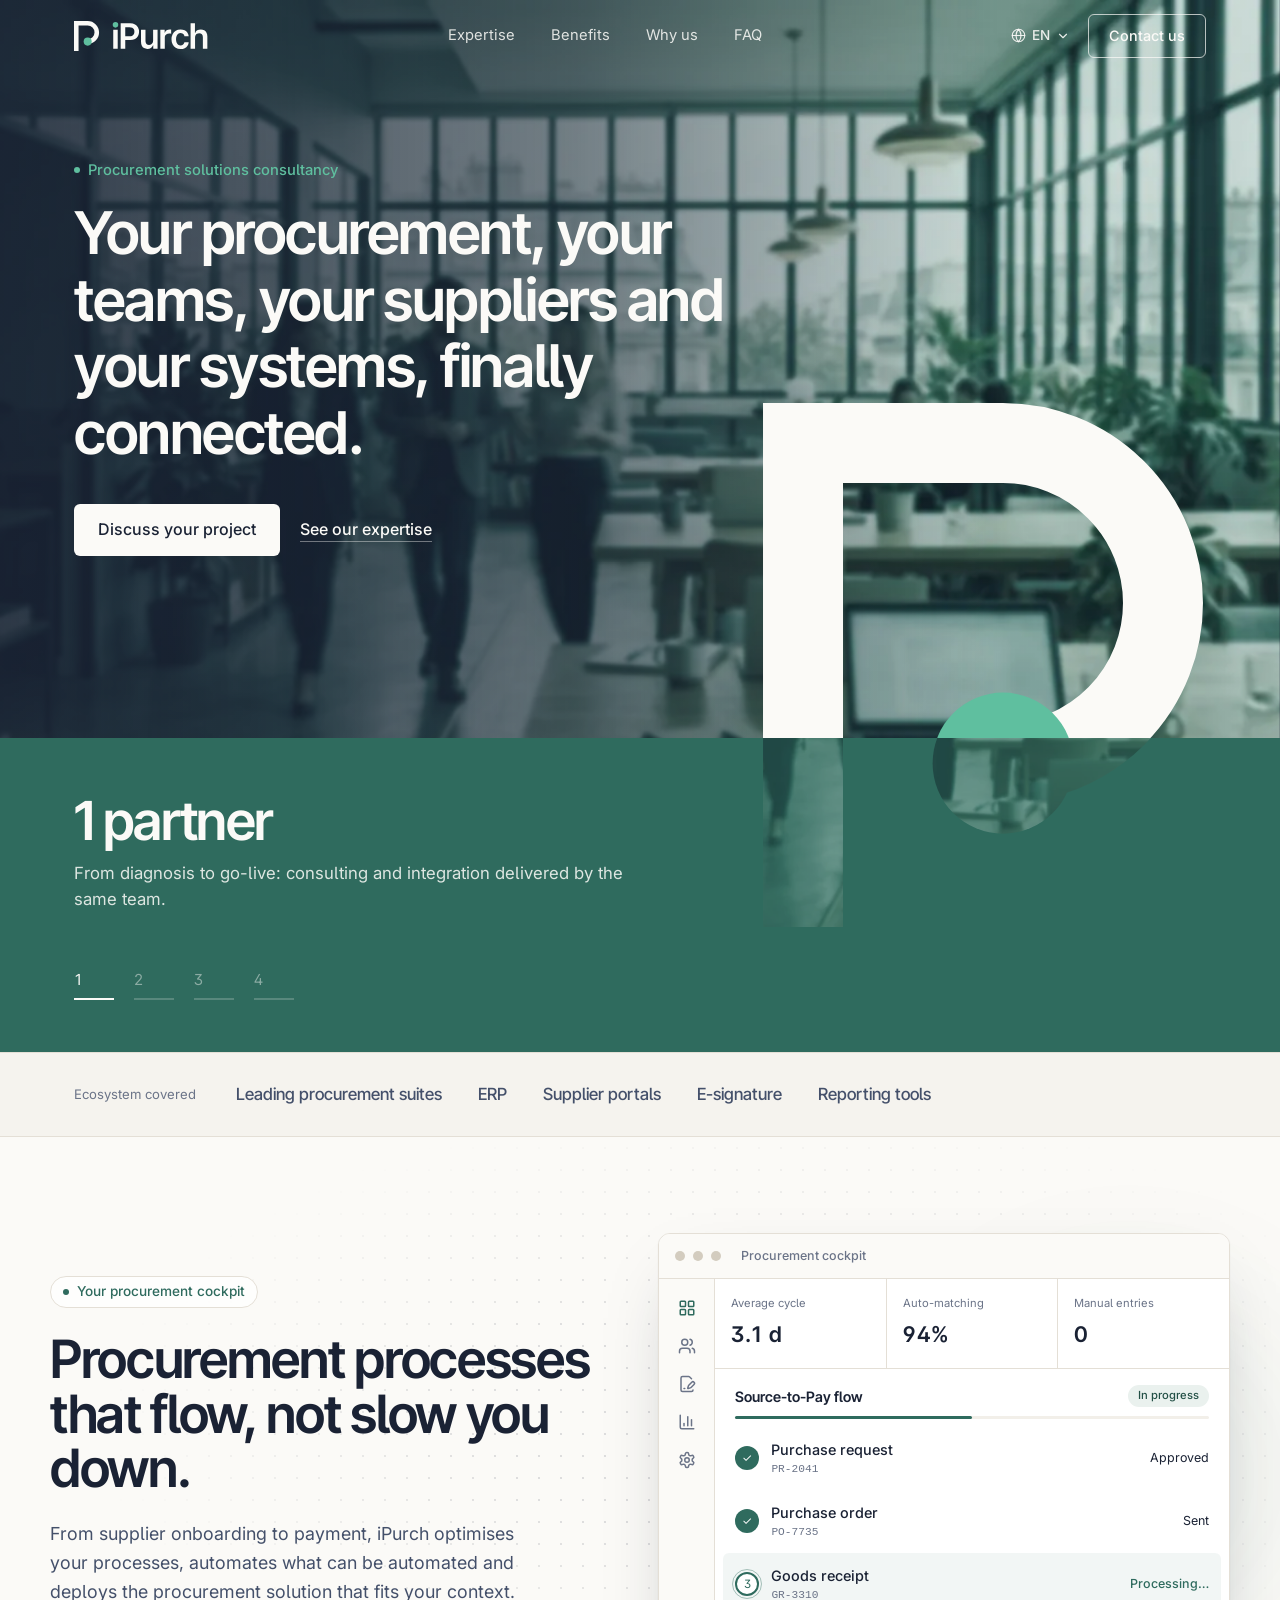
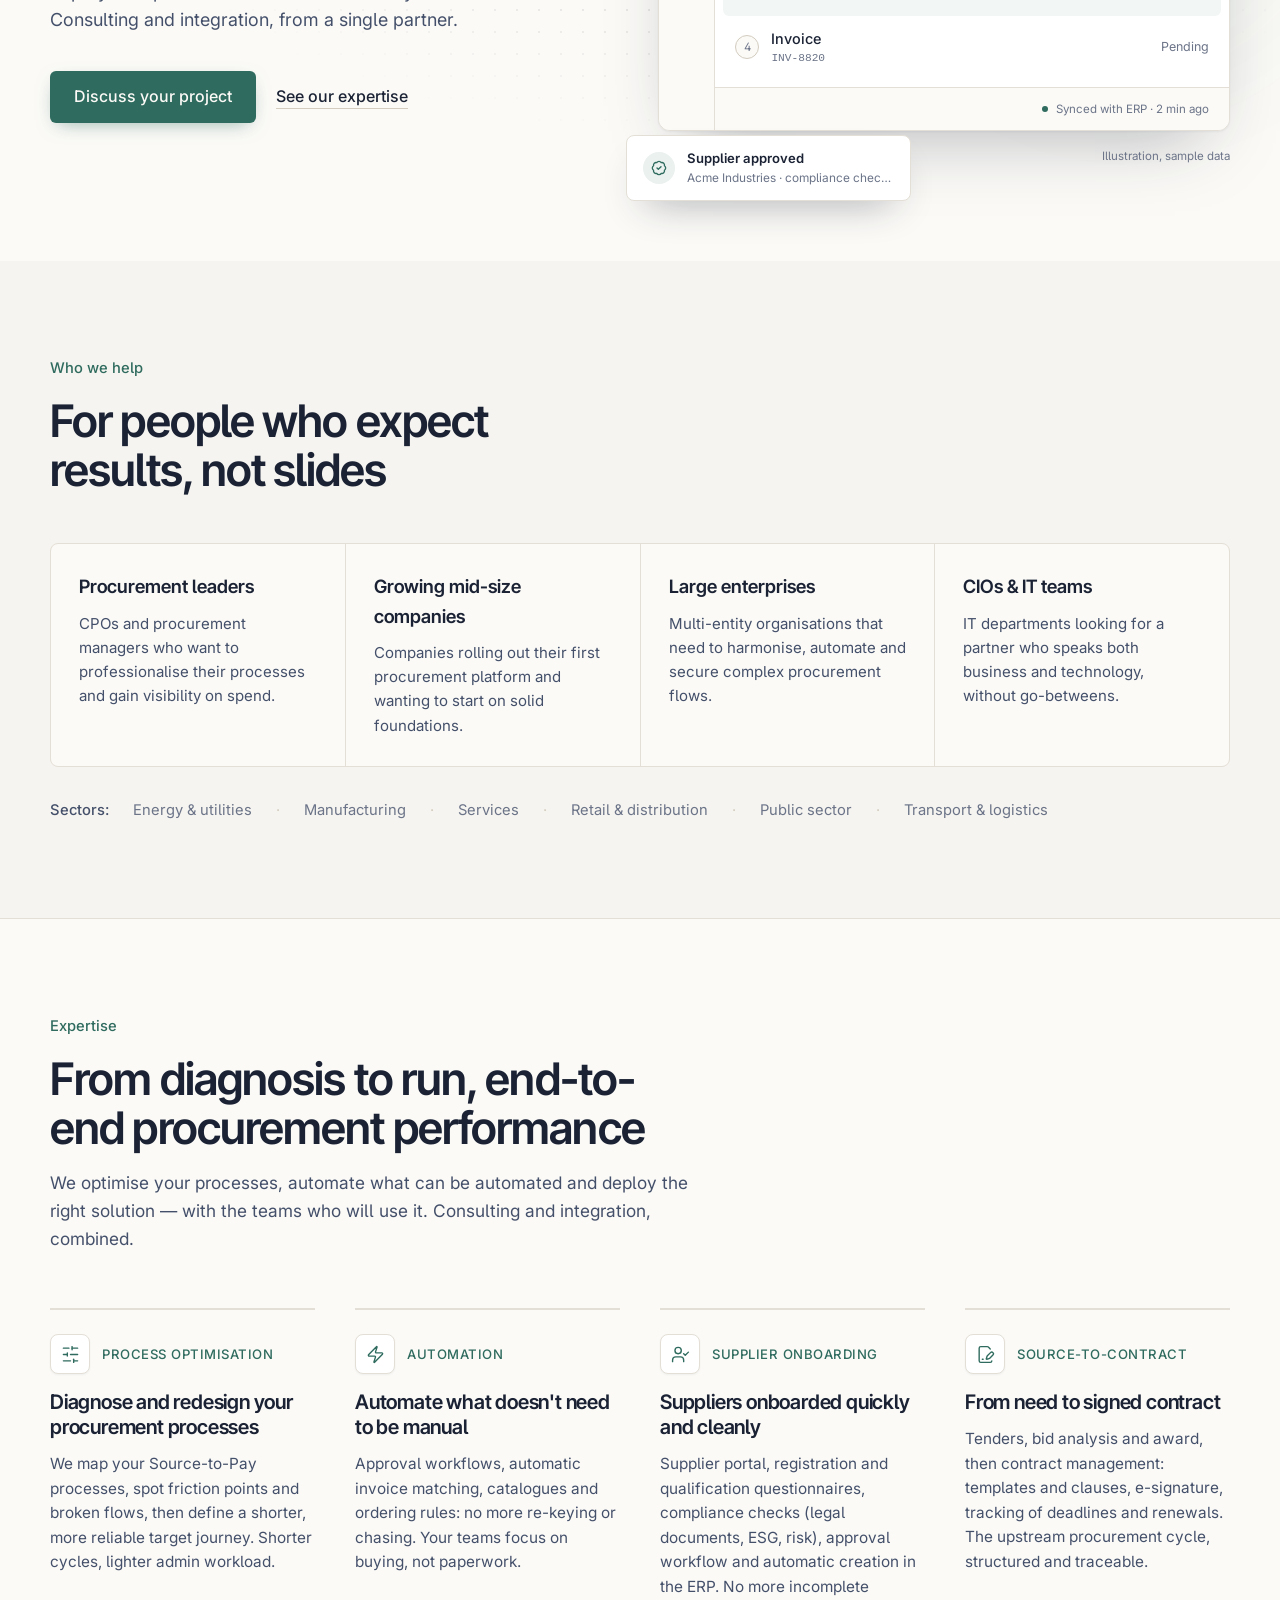
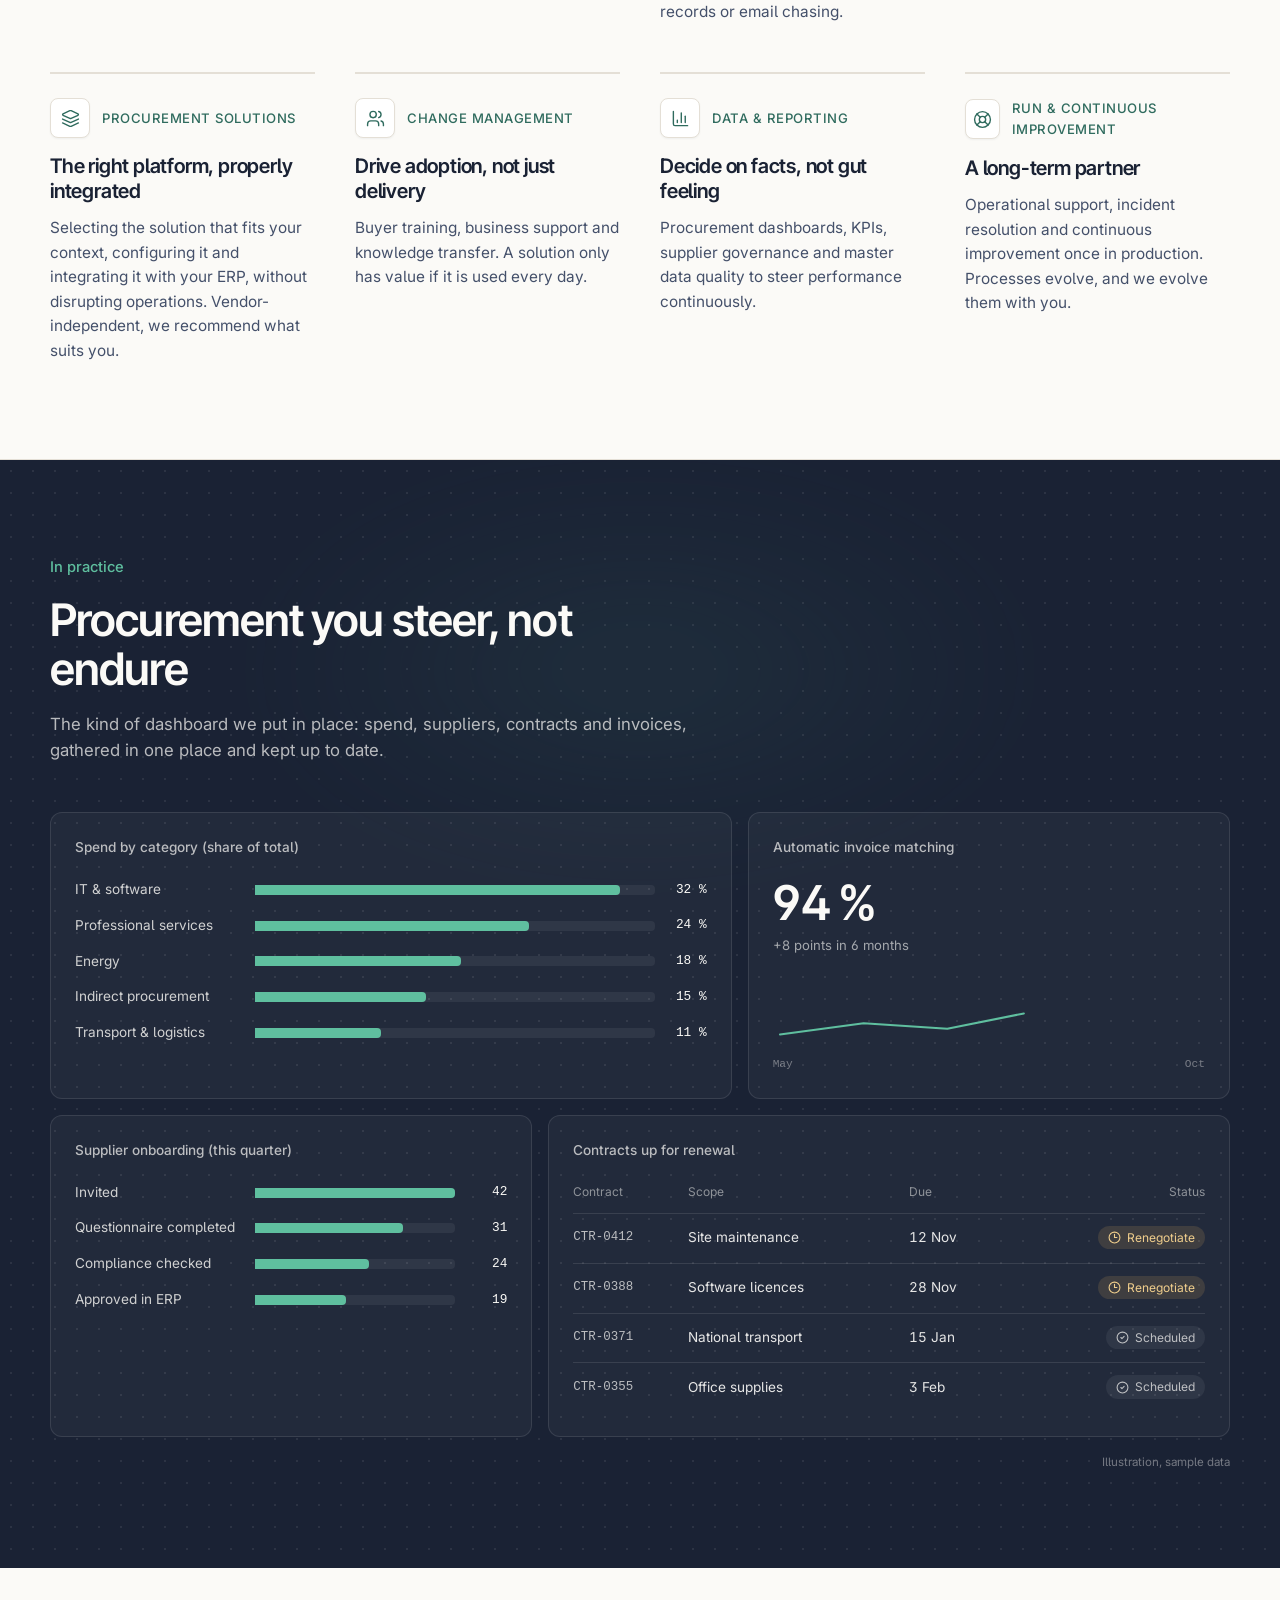
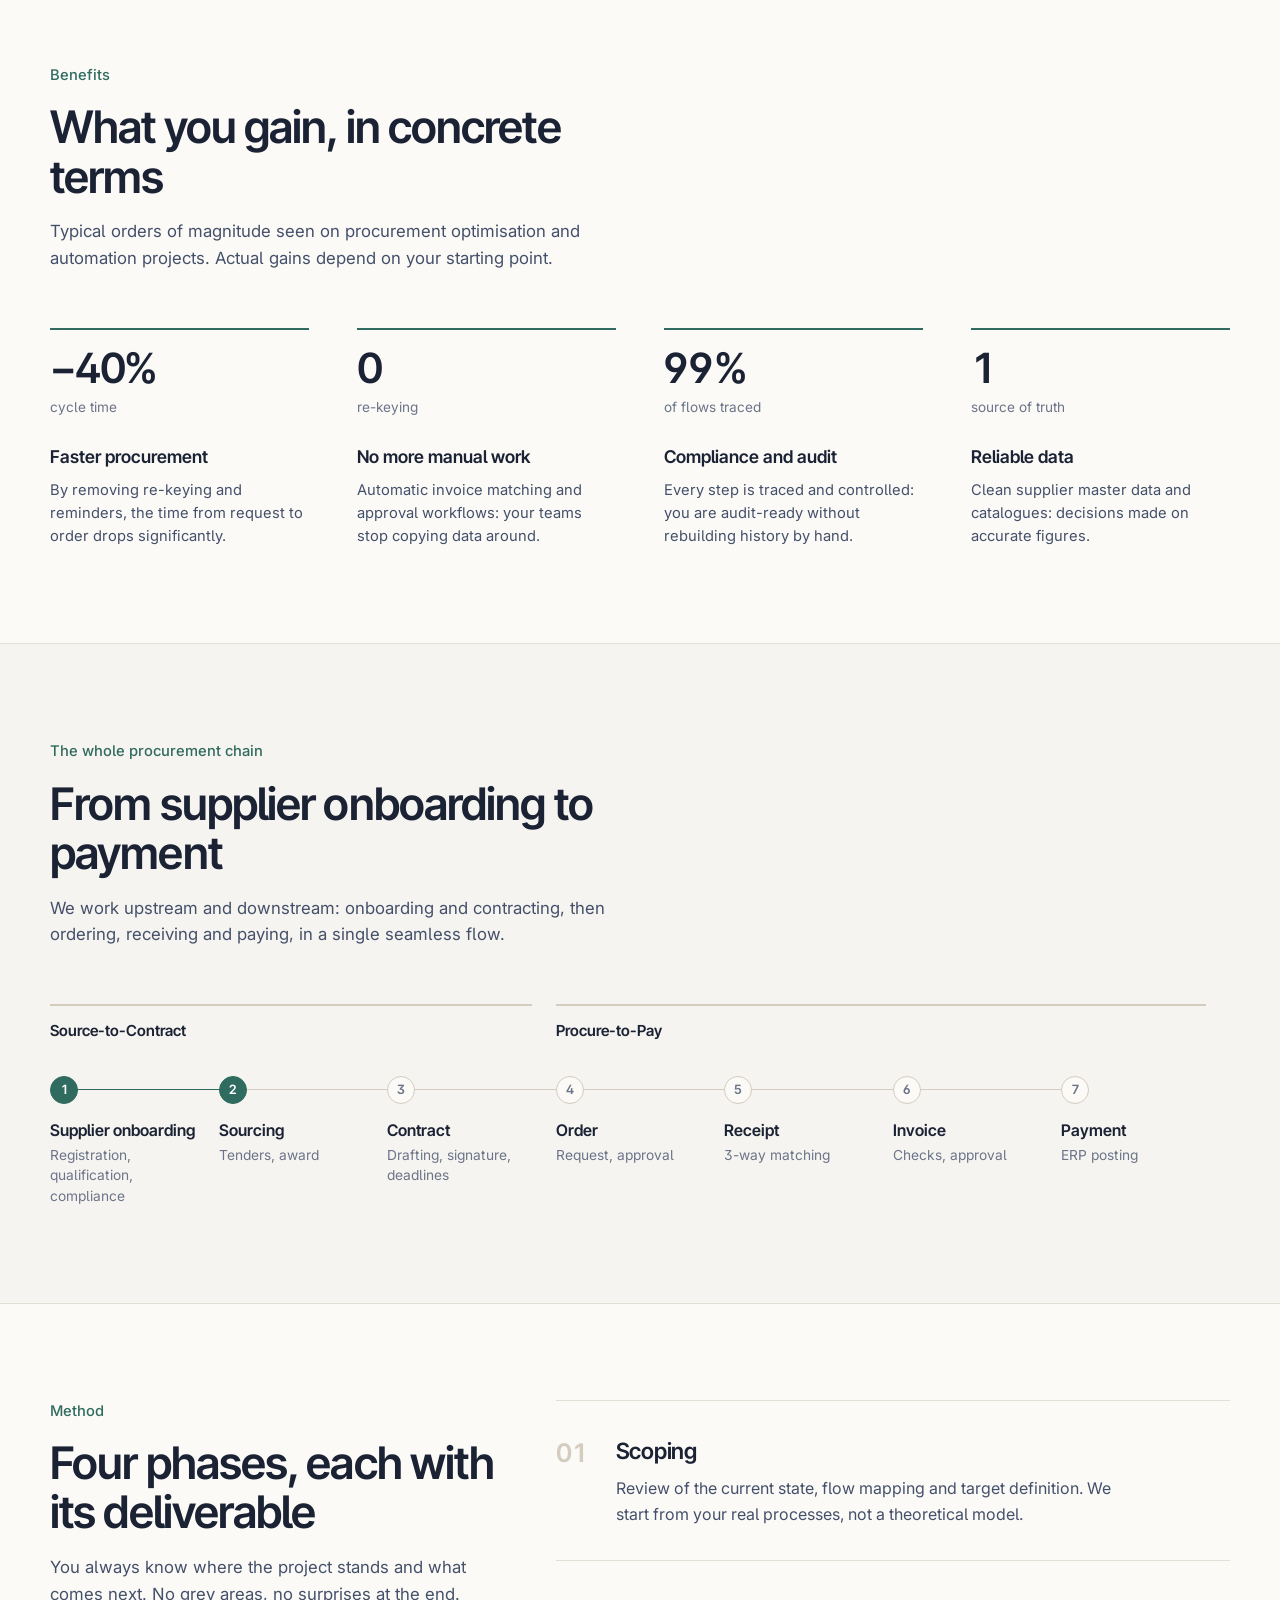
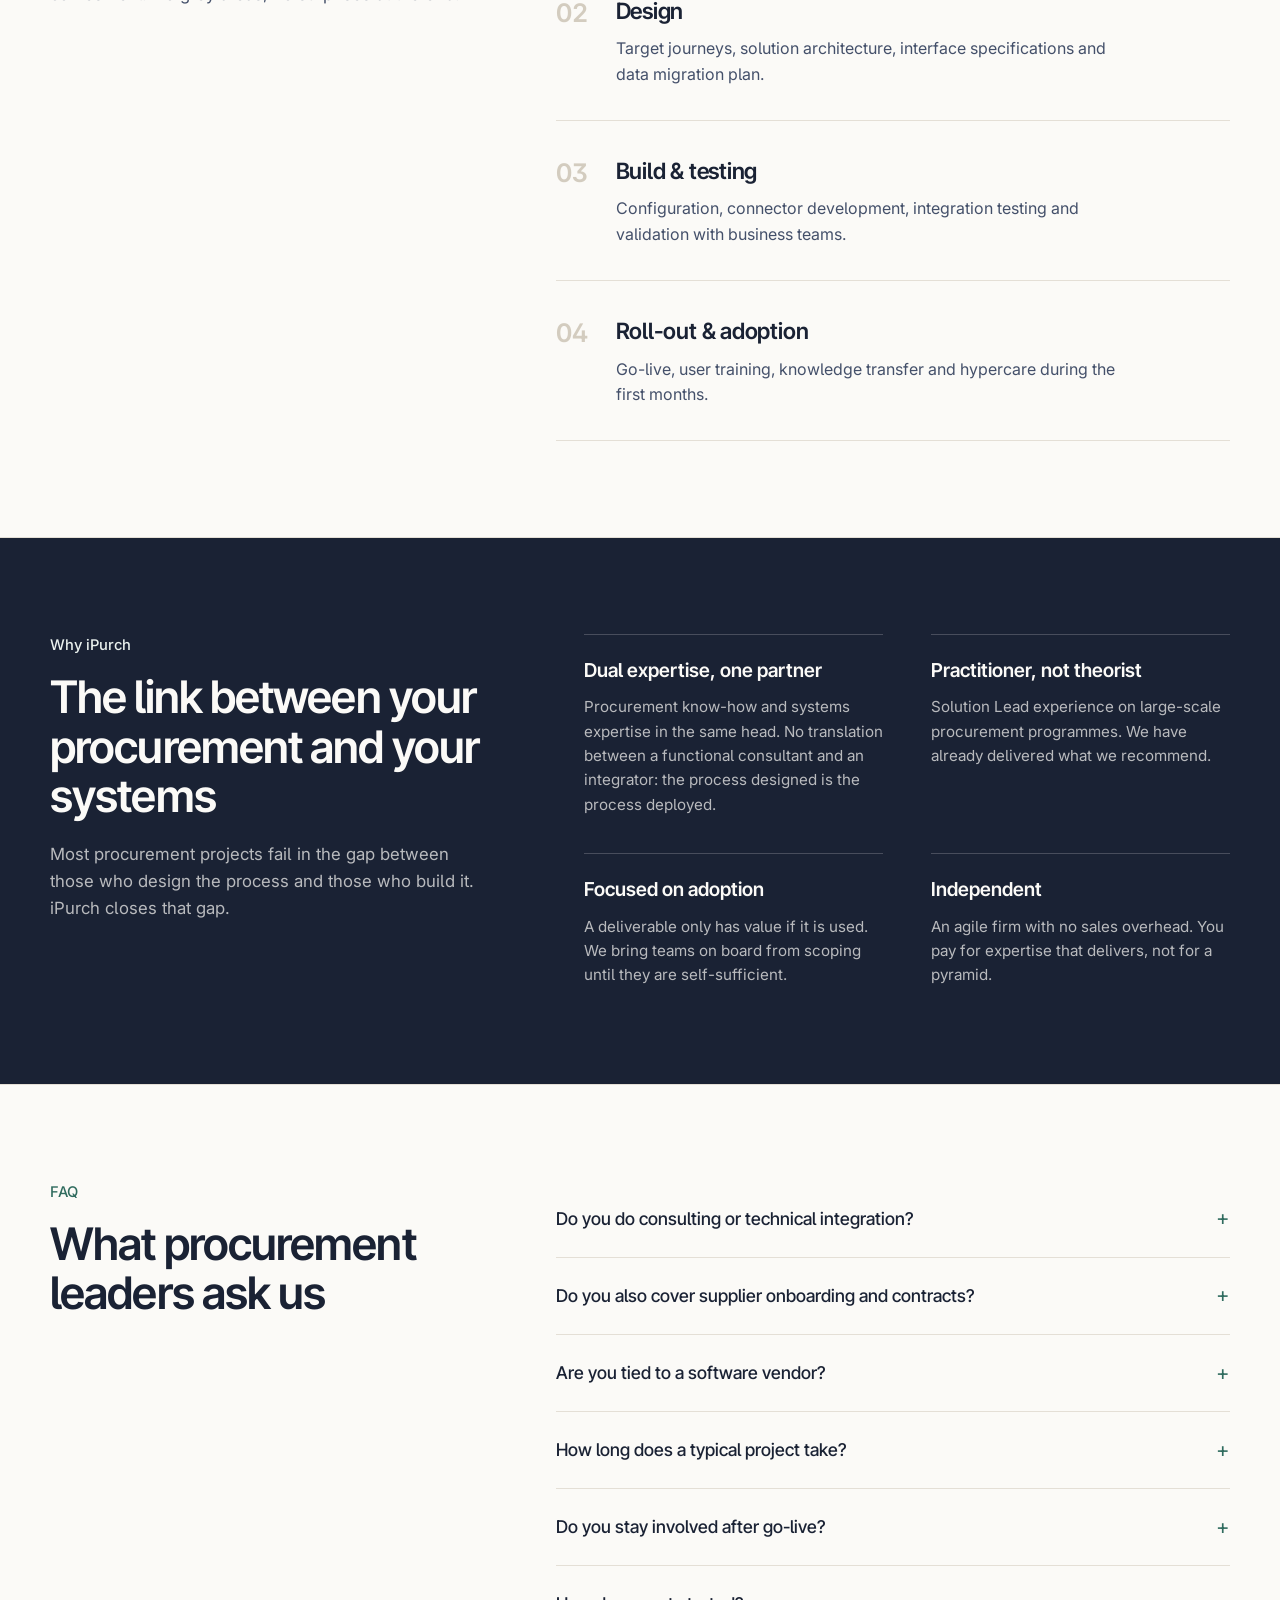
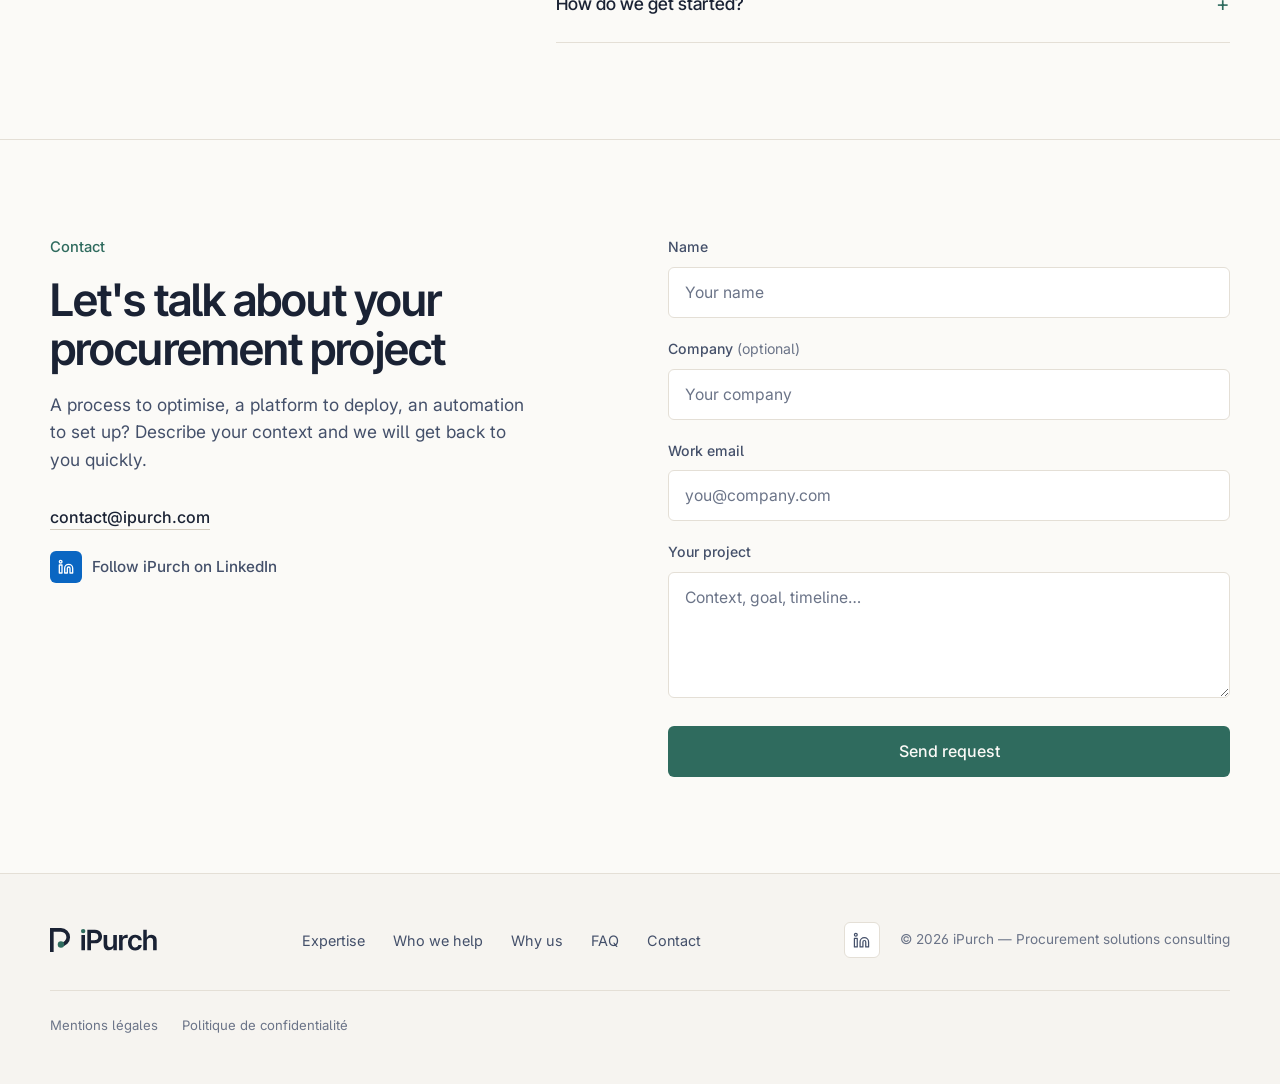
<file: en/index.html>
<!DOCTYPE html><html lang="en" dir="ltr"><head><meta charSet="utf-8"/><meta name="viewport" content="width=device-width, initial-scale=1"/><link rel="preload" as="image" href="/logo-ipurch-sombre.svg"/><link rel="preload" as="image" href="/ambiance-bureau.webp" fetchPriority="high"/><link rel="preload" as="image" href="/logo-ipurch.svg"/><link rel="stylesheet" href="/_next/static/css/e1b783a7f90b0f6e.css" data-precedence="next"/><link rel="preload" as="script" fetchPriority="low" href="/_next/static/chunks/webpack-db0a529a99835594.js"/><script src="/_next/static/chunks/4bd1b696-1aecb718b7a33d29.js" async=""></script><script src="/_next/static/chunks/517-3b5f5d968b87747b.js" async=""></script><script src="/_next/static/chunks/main-app-0bca6ce884f73577.js" async=""></script><script src="/_next/static/chunks/320-ba12ade865a0153c.js" async=""></script><script src="/_next/static/chunks/46-290385637371ef12.js" async=""></script><script src="/_next/static/chunks/app/%5Blang%5D/page-9548ef0628a8d56f.js" async=""></script><link rel="preconnect" href="https://fonts.googleapis.com"/><link rel="preconnect" href="https://fonts.gstatic.com" crossorigin="anonymous"/><title>iPurch — Procurement solutions consulting</title><meta name="description" content="iPurch optimises, automates and deploys your procurement processes, from supplier onboarding to payment. Procurement consulting and solution integration, combined."/><meta name="keywords" content="procurement consulting,procurement solutions,e-procurement,procurement automation,Source-to-Pay,Source-to-Contract,supplier onboarding,contract management,procurement process optimisation"/><link rel="canonical" href="https://ipurch.com/en/"/><link rel="alternate" hrefLang="fr" href="https://ipurch.com/"/><link rel="alternate" hrefLang="en" href="https://ipurch.com/en/"/><link rel="alternate" hrefLang="es" href="https://ipurch.com/es/"/><link rel="alternate" hrefLang="ar" href="https://ipurch.com/ar/"/><link rel="alternate" hrefLang="x-default" href="https://ipurch.com/"/><meta property="og:title" content="iPurch — Procurement solutions consulting"/><meta property="og:description" content="Optimisation, automation and integration of your procurement processes."/><meta property="og:url" content="https://ipurch.com/en/"/><meta property="og:locale" content="en_GB"/><meta property="og:image" content="https://ipurch.com/og.png"/><meta property="og:image:width" content="1200"/><meta property="og:image:height" content="630"/><meta property="og:image:alt" content="iPurch — Procurement solutions consulting"/><meta property="og:type" content="website"/><meta name="twitter:card" content="summary_large_image"/><meta name="twitter:title" content="iPurch — Procurement solutions consulting"/><meta name="twitter:description" content="Optimisation, automation and integration of your procurement processes."/><meta name="twitter:image" content="https://ipurch.com/og.png"/><meta name="twitter:image:width" content="1200"/><meta name="twitter:image:height" content="630"/><meta name="twitter:image:alt" content="iPurch — Procurement solutions consulting"/><link rel="icon" href="/icon.svg" type="image/svg+xml"/><link rel="apple-touch-icon" href="/apple-icon.png"/><script type="application/ld+json">{"@context":"https://schema.org","@graph":[{"@type":"ProfessionalService","@id":"https://ipurch.com/#organization","name":"iPurch","legalName":"IPURCH","url":"https://ipurch.com","logo":"https://ipurch.com/apple-icon.png","image":"https://ipurch.com/og.png","email":"contact@ipurch.com","description":"iPurch optimises, automates and deploys your procurement processes, from supplier onboarding to payment. Procurement consulting and solution integration, combined.","address":{"@type":"PostalAddress","streetAddress":"14 rue de Mantes, Immeuble Le Charlebourg, Bât. C","addressLocality":"Colombes","postalCode":"92700","addressCountry":"FR"},"areaServed":["FR","EU","MA","ES","AE"],"knowsLanguage":["fr","en","es","ar"],"sameAs":["https://www.linkedin.com/company/146765426/"],"identifier":{"@type":"PropertyValue","propertyID":"SIREN","value":"106573033"}},{"@type":"WebSite","@id":"https://ipurch.com/#website","url":"https://ipurch.com/en/","name":"iPurch","inLanguage":"en","publisher":{"@id":"https://ipurch.com/#organization"}}]}</script><link href="https://fonts.googleapis.com/css2?family=Inter+Tight:wght@400;500;600;700&amp;family=Inter:wght@400;500;600&amp;display=swap" rel="stylesheet"/><script src="/_next/static/chunks/polyfills-42372ed130431b0a.js" noModule=""></script></head><body class="font-sans"><nav class="fixed inset-x-0 top-0 z-50 transition-colors duration-300 border-b border-transparent"><div class="mx-auto flex h-[72px] max-w-[1180px] items-center justify-between gap-4 px-6"><a href="#top" aria-label="iPurch, back to top" dir="ltr"><img src="/logo-ipurch-sombre.svg" alt="iPurch" width="136" height="30" class="block h-[26px] w-auto sm:h-[30px]"/></a><div class="hidden items-center gap-9 text-[0.92rem] transition-colors lg:flex text-paper/85"><a href="#expertises" class="transition-colors hover:text-paper">Expertise</a><a href="#benefices" class="transition-colors hover:text-paper">Benefits</a><a href="#pourquoi" class="transition-colors hover:text-paper">Why us</a><a href="#faq" class="transition-colors hover:text-paper">FAQ</a></div><div class="flex items-center gap-2"><div class="relative"><button type="button" aria-expanded="false" aria-haspopup="menu" aria-label="Language : English" class="flex items-center gap-1.5 rounded-md px-2.5 py-[9px] text-[0.85rem] font-medium transition-colors text-paper/90 hover:bg-white/10"><svg xmlns="http://www.w3.org/2000/svg" width="15" height="15" viewBox="0 0 24 24" fill="none" stroke="currentColor" stroke-width="1.75" stroke-linecap="round" stroke-linejoin="round" class="lucide lucide-globe" aria-hidden="true"><circle cx="12" cy="12" r="10"></circle><path d="M12 2a14.5 14.5 0 0 0 0 20 14.5 14.5 0 0 0 0-20"></path><path d="M2 12h20"></path></svg>EN<svg xmlns="http://www.w3.org/2000/svg" width="14" height="14" viewBox="0 0 24 24" fill="none" stroke="currentColor" stroke-width="2" stroke-linecap="round" stroke-linejoin="round" class="lucide lucide-chevron-down transition-transform" aria-hidden="true"><path d="m6 9 6 6 6-6"></path></svg></button></div><a href="#contact" class="whitespace-nowrap rounded-md px-4 py-[9px] text-[0.88rem] font-medium transition-colors sm:px-5 sm:text-[0.9rem] border border-paper/70 text-paper hover:bg-paper hover:text-ink">Contact us</a></div></div></nav><main class="relative z-[1]"><header id="top" class="relative [--W:150px] [--H:calc(var(--W)*1.19)] [--OV:calc(var(--H)*0.36)] sm:[--W:300px] lg:[--W:440px]"><div class="relative h-[clamp(560px,82vh,780px)] overflow-hidden bg-ink"><img src="/ambiance-bureau.webp" alt="" fetchPriority="high" class="kenburns absolute inset-0 h-[115%] w-full object-cover object-[50%_40%]"/><div class="hero-shade absolute inset-0" aria-hidden="true"></div><div class="relative mx-auto flex h-full max-w-[1180px] flex-col justify-center px-6 pb-[calc(var(--OV)*0.55)] pt-20"><p class="load-rise mb-5 inline-flex items-center gap-2 text-[0.92rem] font-medium text-[#5FBF9F]"><span class="h-1.5 w-1.5 rounded-full bg-[#5FBF9F]" aria-hidden="true"></span>Procurement solutions consultancy</p><h1 class="mb-9 max-w-[19ch] font-display text-[clamp(2.1rem,4.6vw,3.8rem)] font-semibold leading-[1.05] tracking-[-0.025em] text-paper" aria-label="Your procurement, your teams, your suppliers and your systems, finally connected."><span class="inline-block overflow-hidden pb-[0.08em] align-bottom" aria-hidden="true"><span class="inline-block transition-[transform,opacity] duration-700 ease-out" style="transform:translateY(105%);opacity:0;transition-delay:150ms">Your</span> </span><span class="inline-block overflow-hidden pb-[0.08em] align-bottom" aria-hidden="true"><span class="inline-block transition-[transform,opacity] duration-700 ease-out" style="transform:translateY(105%);opacity:0;transition-delay:205ms">procurement,</span> </span><span class="inline-block overflow-hidden pb-[0.08em] align-bottom" aria-hidden="true"><span class="inline-block transition-[transform,opacity] duration-700 ease-out" style="transform:translateY(105%);opacity:0;transition-delay:260ms">your</span> </span><span class="inline-block overflow-hidden pb-[0.08em] align-bottom" aria-hidden="true"><span class="inline-block transition-[transform,opacity] duration-700 ease-out" style="transform:translateY(105%);opacity:0;transition-delay:315ms">teams,</span> </span><span class="inline-block overflow-hidden pb-[0.08em] align-bottom" aria-hidden="true"><span class="inline-block transition-[transform,opacity] duration-700 ease-out" style="transform:translateY(105%);opacity:0;transition-delay:370ms">your</span> </span><span class="inline-block overflow-hidden pb-[0.08em] align-bottom" aria-hidden="true"><span class="inline-block transition-[transform,opacity] duration-700 ease-out" style="transform:translateY(105%);opacity:0;transition-delay:425ms">suppliers</span> </span><span class="inline-block overflow-hidden pb-[0.08em] align-bottom" aria-hidden="true"><span class="inline-block transition-[transform,opacity] duration-700 ease-out" style="transform:translateY(105%);opacity:0;transition-delay:480ms">and</span> </span><span class="inline-block overflow-hidden pb-[0.08em] align-bottom" aria-hidden="true"><span class="inline-block transition-[transform,opacity] duration-700 ease-out" style="transform:translateY(105%);opacity:0;transition-delay:535ms">your</span> </span><span class="inline-block overflow-hidden pb-[0.08em] align-bottom" aria-hidden="true"><span class="inline-block transition-[transform,opacity] duration-700 ease-out" style="transform:translateY(105%);opacity:0;transition-delay:590ms">systems,</span> </span><span class="inline-block overflow-hidden pb-[0.08em] align-bottom" aria-hidden="true"><span class="inline-block transition-[transform,opacity] duration-700 ease-out" style="transform:translateY(105%);opacity:0;transition-delay:645ms">finally</span> </span><span class="inline-block overflow-hidden pb-[0.08em] align-bottom" aria-hidden="true"><span class="inline-block transition-[transform,opacity] duration-700 ease-out" style="transform:translateY(105%);opacity:0;transition-delay:700ms">connected.</span></span></h1><div class="load-rise flex flex-wrap items-center gap-5" style="animation-delay:0.9s"><a href="#contact" class="rounded-md bg-paper px-6 py-[13px] font-medium text-ink transition-colors hover:bg-[#5FBF9F]">Discuss your project</a><a href="#expertises" class="font-medium text-paper underline decoration-paper/40 underline-offset-[6px] transition-colors hover:decoration-[#5FBF9F]">See our expertise</a></div></div><div class="pointer-events-none absolute end-[6%] h-[var(--H)] w-[var(--W)]" style="bottom:calc(var(--OV) * -1)"><svg viewBox="9 6 30.25 36" class="block h-full w-full overflow-visible" aria-hidden="true"><path d="M11.75 42V8.75H25.5A11 11 0 0 1 25.5 30.75" fill="none" stroke="#FBFAF7" stroke-width="5.5" stroke-linejoin="miter" pathLength="1" style="stroke-dasharray:1;stroke-dashoffset:1;transition:stroke-dashoffset 1.8s cubic-bezier(.65,0,.35,1) .3s"></path><circle cx="25.5" cy="30.75" r="4.84" fill="#5FBF9F" style="transform-origin:25.5px 30.75px;transform:scale(0);transition:transform .6s cubic-bezier(.34,1.56,.64,1) 1.9s"></circle></svg></div></div><div class="relative overflow-hidden bg-pine text-paper"><div class="pointer-events-none absolute end-[6%] h-[var(--H)] w-[var(--W)] transition-opacity duration-1000" style="top:calc((var(--H) - var(--OV)) * -1);background-image:url(/ambiance-bureau.webp);background-size:cover;background-position:center;-webkit-mask-image:url(/symbole-masque.svg);mask-image:url(/symbole-masque.svg);-webkit-mask-size:100% 100%;mask-size:100% 100%;opacity:0;transition-delay:1.8s" aria-hidden="true"></div><div class="relative mx-auto max-w-[1180px] px-6 pb-12 pt-[calc(var(--OV)+36px)] sm:pe-[calc(var(--W)+8%)] sm:pt-14"><div class="relative min-h-[190px] sm:min-h-[150px]" aria-live="polite"><div class="absolute inset-0 transition-[opacity,transform] duration-700 ease-out" style="opacity:1;transform:translateY(0);pointer-events:auto" aria-hidden="false"><div class="mb-3 font-display text-[clamp(2.2rem,4.2vw,3.4rem)] font-semibold leading-none tracking-[-0.03em]">1 partner</div><p class="max-w-[52ch] text-[1.05rem] leading-[1.55] text-paper/85">From diagnosis to go-live: consulting and integration delivered by the same team.</p></div><div class="absolute inset-0 transition-[opacity,transform] duration-700 ease-out" style="opacity:0;transform:translateY(14px);pointer-events:none" aria-hidden="true"><div class="mb-3 font-display text-[clamp(2.2rem,4.2vw,3.4rem)] font-semibold leading-none tracking-[-0.03em]">Source-to-Pay</div><p class="max-w-[52ch] text-[1.05rem] leading-[1.55] text-paper/85">From supplier onboarding to payment, Source-to-Contract and Procure-to-Pay covered end to end.</p></div><div class="absolute inset-0 transition-[opacity,transform] duration-700 ease-out" style="opacity:0;transform:translateY(14px);pointer-events:none" aria-hidden="true"><div class="mb-3 font-display text-[clamp(2.2rem,4.2vw,3.4rem)] font-semibold leading-none tracking-[-0.03em]">Automate</div><p class="max-w-[52ch] text-[1.05rem] leading-[1.55] text-paper/85">Less data entry, fewer reminders: your purchasing flows run without manual intervention.</p></div><div class="absolute inset-0 transition-[opacity,transform] duration-700 ease-out" style="opacity:0;transform:translateY(14px);pointer-events:none" aria-hidden="true"><div class="mb-3 font-display text-[clamp(2.2rem,4.2vw,3.4rem)] font-semibold leading-none tracking-[-0.03em]">Steer</div><p class="max-w-[52ch] text-[1.05rem] leading-[1.55] text-paper/85">Spend, suppliers, contracts and invoices brought together in continuously updated dashboards.</p></div></div><div class="mt-6 flex gap-5" role="tablist" aria-label="Highlights"><button role="tab" aria-selected="true" aria-label="Highlight 1 : 1 partner" class="group w-10 pb-1 text-start font-display text-[0.95rem] tabular-nums transition-colors text-paper">1<span class="mt-1.5 block h-[2px] w-full overflow-hidden bg-paper/20"><span class="block h-full bg-paper" style="animation:slideProgress 6000ms linear forwards"></span></span></button><button role="tab" aria-selected="false" aria-label="Highlight 2 : Source-to-Pay" class="group w-10 pb-1 text-start font-display text-[0.95rem] tabular-nums transition-colors text-paper/45 hover:text-paper/80">2<span class="mt-1.5 block h-[2px] w-full overflow-hidden bg-paper/20"><span class="block h-full bg-paper" style="width:0%;animation:none"></span></span></button><button role="tab" aria-selected="false" aria-label="Highlight 3 : Automate" class="group w-10 pb-1 text-start font-display text-[0.95rem] tabular-nums transition-colors text-paper/45 hover:text-paper/80">3<span class="mt-1.5 block h-[2px] w-full overflow-hidden bg-paper/20"><span class="block h-full bg-paper" style="width:0%;animation:none"></span></span></button><button role="tab" aria-selected="false" aria-label="Highlight 4 : Steer" class="group w-10 pb-1 text-start font-display text-[0.95rem] tabular-nums transition-colors text-paper/45 hover:text-paper/80">4<span class="mt-1.5 block h-[2px] w-full overflow-hidden bg-paper/20"><span class="block h-full bg-paper" style="width:0%;animation:none"></span></span></button></div></div></div></header><section class="border-y border-line bg-paper-2/60"><div class="mx-auto flex max-w-[1180px] flex-col gap-5 px-6 py-7 sm:flex-row sm:items-center sm:gap-10"><span class="shrink-0 text-[0.82rem] text-mute">Ecosystem covered</span><div class="flex flex-wrap items-center gap-x-9 gap-y-3"><span class="font-display text-[1.05rem] font-medium text-ink-soft">Leading procurement suites</span><span class="font-display text-[1.05rem] font-medium text-ink-soft">ERP</span><span class="font-display text-[1.05rem] font-medium text-ink-soft">Supplier portals</span><span class="font-display text-[1.05rem] font-medium text-ink-soft">E-signature</span><span class="font-display text-[1.05rem] font-medium text-ink-soft">Reporting tools</span></div></div></section><section id="cockpit" class="relative overflow-hidden px-6 pb-24 pt-24"><div class="hero-grid pointer-events-none absolute inset-0" aria-hidden="true"></div><div class="pointer-events-none absolute right-[-10%] top-[8%] h-[560px] w-[560px] rounded-full opacity-60 blur-3xl" style="background:radial-gradient(circle, rgba(47,107,94,.16), transparent 65%)" aria-hidden="true"></div><div class="relative mx-auto grid max-w-[1180px] items-center gap-16 lg:grid-cols-[1fr_1.05fr]"><div><p class="reveal mb-6 inline-flex items-center gap-2 rounded-full border border-line bg-white/70 px-3 py-1 text-[0.85rem] font-medium text-pine backdrop-blur"><span class="h-1.5 w-1.5 rounded-full bg-pine" aria-hidden="true"></span>Your procurement cockpit</p><h2 class="reveal mb-6 font-display text-[clamp(2.2rem,4.2vw,3.3rem)] font-semibold leading-[1.04] tracking-[-0.025em] text-ink" style="animation-delay:0.05s">Procurement processes that flow, not slow you down.</h2><p class="reveal mb-9 max-w-[46ch] text-[1.12rem] leading-[1.6] text-ink-soft" style="animation-delay:0.1s">From supplier onboarding to payment, iPurch optimises your processes, automates what can be automated and deploys the procurement solution that fits your context. Consulting and integration, from a single partner.</p><div class="reveal flex flex-wrap items-center gap-5" style="animation-delay:0.15s"><a href="#contact" class="rounded-md bg-pine px-6 py-[13px] font-medium text-paper shadow-[0_6px_20px_-8px_rgba(47,107,94,.6)] transition-colors hover:bg-pine-deep">Discuss your project</a><a href="#expertises" class="font-medium text-ink underline decoration-line-strong underline-offset-[6px] transition-colors hover:decoration-pine">See our expertise</a></div></div><div class="reveal relative" style="animation-delay:0.2s"><div class="overflow-hidden rounded-xl border border-line bg-white shadow-[0_1px_2px_rgba(26,34,52,.05),0_30px_70px_-30px_rgba(26,34,52,.35)]"><div class="flex items-center gap-2 border-b border-line bg-paper px-4 py-3"><span class="h-2.5 w-2.5 rounded-full bg-line-strong"></span><span class="h-2.5 w-2.5 rounded-full bg-line-strong"></span><span class="h-2.5 w-2.5 rounded-full bg-line-strong"></span><span class="ms-3 text-[0.78rem] font-medium text-mute">Procurement cockpit</span></div><div class="flex"><div class="hidden w-14 shrink-0 flex-col items-center gap-5 border-e border-line bg-paper py-5 text-mute sm:flex" aria-hidden="true"><svg xmlns="http://www.w3.org/2000/svg" width="18" height="18" viewBox="0 0 24 24" fill="none" stroke="currentColor" stroke-width="2" stroke-linecap="round" stroke-linejoin="round" class="lucide lucide-layout-grid text-pine"><rect width="7" height="7" x="3" y="3" rx="1"></rect><rect width="7" height="7" x="14" y="3" rx="1"></rect><rect width="7" height="7" x="14" y="14" rx="1"></rect><rect width="7" height="7" x="3" y="14" rx="1"></rect></svg><svg xmlns="http://www.w3.org/2000/svg" width="18" height="18" viewBox="0 0 24 24" fill="none" stroke="currentColor" stroke-width="2" stroke-linecap="round" stroke-linejoin="round" class="lucide lucide-users"><path d="M16 21v-2a4 4 0 0 0-4-4H6a4 4 0 0 0-4 4v2"></path><circle cx="9" cy="7" r="4"></circle><path d="M22 21v-2a4 4 0 0 0-3-3.87"></path><path d="M16 3.13a4 4 0 0 1 0 7.75"></path></svg><svg xmlns="http://www.w3.org/2000/svg" width="18" height="18" viewBox="0 0 24 24" fill="none" stroke="currentColor" stroke-width="2" stroke-linecap="round" stroke-linejoin="round" class="lucide lucide-file-pen-line"><path d="m18 5-2.414-2.414A2 2 0 0 0 14.172 2H6a2 2 0 0 0-2 2v16a2 2 0 0 0 2 2h12a2 2 0 0 0 2-2"></path><path d="M21.378 12.626a1 1 0 0 0-3.004-3.004l-4.01 4.012a2 2 0 0 0-.506.854l-.837 2.87a.5.5 0 0 0 .62.62l2.87-.837a2 2 0 0 0 .854-.506z"></path><path d="M8 18h1"></path></svg><svg xmlns="http://www.w3.org/2000/svg" width="18" height="18" viewBox="0 0 24 24" fill="none" stroke="currentColor" stroke-width="2" stroke-linecap="round" stroke-linejoin="round" class="lucide lucide-chart-column"><path d="M3 3v16a2 2 0 0 0 2 2h16"></path><path d="M18 17V9"></path><path d="M13 17V5"></path><path d="M8 17v-3"></path></svg><svg xmlns="http://www.w3.org/2000/svg" width="18" height="18" viewBox="0 0 24 24" fill="none" stroke="currentColor" stroke-width="2" stroke-linecap="round" stroke-linejoin="round" class="lucide lucide-settings"><path d="M12.22 2h-.44a2 2 0 0 0-2 2v.18a2 2 0 0 1-1 1.73l-.43.25a2 2 0 0 1-2 0l-.15-.08a2 2 0 0 0-2.73.73l-.22.38a2 2 0 0 0 .73 2.73l.15.1a2 2 0 0 1 1 1.72v.51a2 2 0 0 1-1 1.74l-.15.09a2 2 0 0 0-.73 2.73l.22.38a2 2 0 0 0 2.73.73l.15-.08a2 2 0 0 1 2 0l.43.25a2 2 0 0 1 1 1.73V20a2 2 0 0 0 2 2h.44a2 2 0 0 0 2-2v-.18a2 2 0 0 1 1-1.73l.43-.25a2 2 0 0 1 2 0l.15.08a2 2 0 0 0 2.73-.73l.22-.39a2 2 0 0 0-.73-2.73l-.15-.08a2 2 0 0 1-1-1.74v-.5a2 2 0 0 1 1-1.74l.15-.09a2 2 0 0 0 .73-2.73l-.22-.38a2 2 0 0 0-2.73-.73l-.15.08a2 2 0 0 1-2 0l-.43-.25a2 2 0 0 1-1-1.73V4a2 2 0 0 0-2-2z"></path><circle cx="12" cy="12" r="3"></circle></svg></div><div class="min-w-0 flex-1"><div class="grid grid-cols-3 border-b border-line"><div class="px-4 py-4 border-e border-line"><div class="text-[0.7rem] text-mute">Average cycle</div><div class="mt-1 font-display text-[1.35rem] font-semibold tabular-nums text-ink">3.1 d</div></div><div class="px-4 py-4 border-e border-line"><div class="text-[0.7rem] text-mute">Auto-matching</div><div class="mt-1 font-display text-[1.35rem] font-semibold tabular-nums text-ink">94%</div></div><div class="px-4 py-4 "><div class="text-[0.7rem] text-mute">Manual entries</div><div class="mt-1 font-display text-[1.35rem] font-semibold tabular-nums text-ink">0</div></div></div><div class="flex items-center justify-between px-5 pb-2 pt-4"><span class="font-display text-[0.9rem] font-semibold text-ink">Source-to-Pay flow</span><span class="rounded-full px-2.5 py-0.5 text-[0.7rem] font-medium transition-colors duration-500 bg-pine-tint text-pine-deep">In progress</span></div><div class="mx-5 h-[3px] rounded bg-paper-2"><div class="h-full rounded bg-pine transition-[width] duration-700 ease-out" style="width:0%"></div></div><ul class="px-2 py-2"><li class="flex items-center gap-3 rounded-md px-3 py-[11px] transition-colors duration-500 bg-pine-tint/60"><span class="relative grid h-6 w-6 shrink-0 place-items-center rounded-full text-[0.72rem] transition-all duration-500 border-2 border-pine bg-white text-pine" aria-hidden="true">1<span class="absolute inset-[-5px] animate-ping rounded-full border border-pine/40"></span></span><div class="min-w-0 flex-1"><div class="text-[0.9rem] font-medium text-ink">Purchase request</div><div class="font-mono text-[0.7rem] text-mute">PR-2041</div></div><span class="shrink-0 text-[0.78rem] transition-colors duration-500 font-medium text-pine">Processing…</span></li><li class="flex items-center gap-3 rounded-md px-3 py-[11px] transition-colors duration-500 "><span class="relative grid h-6 w-6 shrink-0 place-items-center rounded-full text-[0.72rem] transition-all duration-500 border border-line-strong bg-paper text-mute" aria-hidden="true">2</span><div class="min-w-0 flex-1"><div class="text-[0.9rem] font-medium text-ink">Purchase order</div><div class="font-mono text-[0.7rem] text-mute">PO-7735</div></div><span class="shrink-0 text-[0.78rem] transition-colors duration-500 text-mute">Pending</span></li><li class="flex items-center gap-3 rounded-md px-3 py-[11px] transition-colors duration-500 "><span class="relative grid h-6 w-6 shrink-0 place-items-center rounded-full text-[0.72rem] transition-all duration-500 border border-line-strong bg-paper text-mute" aria-hidden="true">3</span><div class="min-w-0 flex-1"><div class="text-[0.9rem] font-medium text-ink">Goods receipt</div><div class="font-mono text-[0.7rem] text-mute">GR-3310</div></div><span class="shrink-0 text-[0.78rem] transition-colors duration-500 text-mute">Pending</span></li><li class="flex items-center gap-3 rounded-md px-3 py-[11px] transition-colors duration-500 "><span class="relative grid h-6 w-6 shrink-0 place-items-center rounded-full text-[0.72rem] transition-all duration-500 border border-line-strong bg-paper text-mute" aria-hidden="true">4</span><div class="min-w-0 flex-1"><div class="text-[0.9rem] font-medium text-ink">Invoice</div><div class="font-mono text-[0.7rem] text-mute">INV-8820</div></div><span class="shrink-0 text-[0.78rem] transition-colors duration-500 text-mute">Pending</span></li></ul><div class="flex items-center justify-end gap-2 border-t border-line bg-paper px-5 py-3 text-[0.72rem] text-mute"><span class="h-1.5 w-1.5 rounded-full bg-pine" aria-hidden="true"></span>Synced with ERP · 2 min ago</div></div></div></div><div class="float-card absolute -bottom-9 -start-8 hidden w-[285px] rounded-lg border border-line bg-white px-4 py-3 shadow-[0_18px_40px_-20px_rgba(26,34,52,.45)] md:block"><div class="flex items-center gap-3"><span class="grid h-8 w-8 shrink-0 place-items-center rounded-full bg-pine-tint text-pine" aria-hidden="true"><svg xmlns="http://www.w3.org/2000/svg" width="16" height="16" viewBox="0 0 24 24" fill="none" stroke="currentColor" stroke-width="2" stroke-linecap="round" stroke-linejoin="round" class="lucide lucide-badge-check"><path d="M3.85 8.62a4 4 0 0 1 4.78-4.77 4 4 0 0 1 6.74 0 4 4 0 0 1 4.78 4.78 4 4 0 0 1 0 6.74 4 4 0 0 1-4.77 4.78 4 4 0 0 1-6.75 0 4 4 0 0 1-4.78-4.77 4 4 0 0 1 0-6.76Z"></path><path d="m9 12 2 2 4-4"></path></svg></span><div class="min-w-0"><div class="text-[0.82rem] font-semibold text-ink">Supplier approved</div><div class="truncate text-[0.74rem] text-mute">Acme Industries · compliance checked</div></div></div></div><p class="mt-12 text-end text-[0.72rem] text-mute md:mt-4">Illustration, sample data</p></div></div></section><section id="pour-qui" class="border-b border-line bg-paper-2/50 px-6 py-24"><div class="mx-auto max-w-[1180px]"><div class="reveal max-w-[560px]"><p class="mb-4 text-[0.92rem] font-medium text-pine">Who we help</p><h2 class="font-display text-[clamp(1.9rem,3.6vw,2.8rem)] font-semibold leading-[1.1] tracking-[-0.02em] text-ink">For people who expect results, not slides</h2></div><div class="reveal mt-12 grid grid-cols-1 gap-px overflow-hidden rounded-lg border border-line bg-line sm:grid-cols-2 lg:grid-cols-4"><div class="bg-paper p-7"><h3 class="mb-2.5 font-display text-[1.15rem] font-semibold text-ink">Procurement leaders</h3><p class="text-[0.94rem] leading-[1.6] text-ink-soft">CPOs and procurement managers who want to professionalise their processes and gain visibility on spend.</p></div><div class="bg-paper p-7"><h3 class="mb-2.5 font-display text-[1.15rem] font-semibold text-ink">Growing mid-size companies</h3><p class="text-[0.94rem] leading-[1.6] text-ink-soft">Companies rolling out their first procurement platform and wanting to start on solid foundations.</p></div><div class="bg-paper p-7"><h3 class="mb-2.5 font-display text-[1.15rem] font-semibold text-ink">Large enterprises</h3><p class="text-[0.94rem] leading-[1.6] text-ink-soft">Multi-entity organisations that need to harmonise, automate and secure complex procurement flows.</p></div><div class="bg-paper p-7"><h3 class="mb-2.5 font-display text-[1.15rem] font-semibold text-ink">CIOs &amp; IT teams</h3><p class="text-[0.94rem] leading-[1.6] text-ink-soft">IT departments looking for a partner who speaks both business and technology, without go-betweens.</p></div></div><div class="reveal mt-8 flex flex-wrap items-center gap-x-6 gap-y-2 text-[0.92rem] text-mute"><span class="font-medium text-ink-soft">Sectors:</span><span>Energy &amp; utilities<span class="ms-6 text-line-strong">·</span></span><span>Manufacturing<span class="ms-6 text-line-strong">·</span></span><span>Services<span class="ms-6 text-line-strong">·</span></span><span>Retail &amp; distribution<span class="ms-6 text-line-strong">·</span></span><span>Public sector<span class="ms-6 text-line-strong">·</span></span><span>Transport &amp; logistics</span></div></div></section><section id="expertises" class="border-b border-line px-6 py-24"><div class="mx-auto max-w-[1180px]"><div class="reveal max-w-[640px]"><p class="mb-4 text-[0.92rem] font-medium text-pine">Expertise</p><h2 class="mb-4 font-display text-[clamp(1.9rem,3.6vw,2.8rem)] font-semibold leading-[1.1] tracking-[-0.02em] text-ink">From diagnosis to run, end-to-end procurement performance</h2><p class="text-[1.08rem] leading-[1.6] text-ink-soft">We optimise your processes, automate what can be automated and deploy the right solution — with the teams who will use it. Consulting and integration, combined.</p></div><div class="reveal mt-14 grid grid-cols-1 gap-x-10 gap-y-12 sm:grid-cols-2 lg:grid-cols-4"><div class="group border-t-2 border-line pt-6 transition-colors duration-300 hover:border-pine"><div class="mb-4 flex items-center gap-3"><span class="grid h-10 w-10 place-items-center rounded-lg border border-line bg-white text-pine shadow-[0_1px_2px_rgba(26,34,52,.05)] transition-colors duration-300 group-hover:border-pine group-hover:bg-pine group-hover:text-white" aria-hidden="true"><svg xmlns="http://www.w3.org/2000/svg" width="19" height="19" viewBox="0 0 24 24" fill="none" stroke="currentColor" stroke-width="1.75" stroke-linecap="round" stroke-linejoin="round" class="lucide lucide-sliders-horizontal"><line x1="21" x2="14" y1="4" y2="4"></line><line x1="10" x2="3" y1="4" y2="4"></line><line x1="21" x2="12" y1="12" y2="12"></line><line x1="8" x2="3" y1="12" y2="12"></line><line x1="21" x2="16" y1="20" y2="20"></line><line x1="12" x2="3" y1="20" y2="20"></line><line x1="14" x2="14" y1="2" y2="6"></line><line x1="8" x2="8" y1="10" y2="14"></line><line x1="16" x2="16" y1="18" y2="22"></line></svg></span><p class="text-[0.82rem] font-medium uppercase tracking-[0.04em] text-pine">Process optimisation</p></div><h3 class="mb-3 font-display text-[1.25rem] font-semibold leading-[1.25] tracking-[-0.01em] text-ink">Diagnose and redesign your procurement processes</h3><p class="text-[0.96rem] leading-[1.6] text-ink-soft">We map your Source-to-Pay processes, spot friction points and broken flows, then define a shorter, more reliable target journey. Shorter cycles, lighter admin workload.</p></div><div class="group border-t-2 border-line pt-6 transition-colors duration-300 hover:border-pine"><div class="mb-4 flex items-center gap-3"><span class="grid h-10 w-10 place-items-center rounded-lg border border-line bg-white text-pine shadow-[0_1px_2px_rgba(26,34,52,.05)] transition-colors duration-300 group-hover:border-pine group-hover:bg-pine group-hover:text-white" aria-hidden="true"><svg xmlns="http://www.w3.org/2000/svg" width="19" height="19" viewBox="0 0 24 24" fill="none" stroke="currentColor" stroke-width="1.75" stroke-linecap="round" stroke-linejoin="round" class="lucide lucide-zap"><path d="M4 14a1 1 0 0 1-.78-1.63l9.9-10.2a.5.5 0 0 1 .86.46l-1.92 6.02A1 1 0 0 0 13 10h7a1 1 0 0 1 .78 1.63l-9.9 10.2a.5.5 0 0 1-.86-.46l1.92-6.02A1 1 0 0 0 11 14z"></path></svg></span><p class="text-[0.82rem] font-medium uppercase tracking-[0.04em] text-pine">Automation</p></div><h3 class="mb-3 font-display text-[1.25rem] font-semibold leading-[1.25] tracking-[-0.01em] text-ink">Automate what doesn&#x27;t need to be manual</h3><p class="text-[0.96rem] leading-[1.6] text-ink-soft">Approval workflows, automatic invoice matching, catalogues and ordering rules: no more re-keying or chasing. Your teams focus on buying, not paperwork.</p></div><div class="group border-t-2 border-line pt-6 transition-colors duration-300 hover:border-pine"><div class="mb-4 flex items-center gap-3"><span class="grid h-10 w-10 place-items-center rounded-lg border border-line bg-white text-pine shadow-[0_1px_2px_rgba(26,34,52,.05)] transition-colors duration-300 group-hover:border-pine group-hover:bg-pine group-hover:text-white" aria-hidden="true"><svg xmlns="http://www.w3.org/2000/svg" width="19" height="19" viewBox="0 0 24 24" fill="none" stroke="currentColor" stroke-width="1.75" stroke-linecap="round" stroke-linejoin="round" class="lucide lucide-user-check"><path d="M16 21v-2a4 4 0 0 0-4-4H6a4 4 0 0 0-4 4v2"></path><circle cx="9" cy="7" r="4"></circle><polyline points="16 11 18 13 22 9"></polyline></svg></span><p class="text-[0.82rem] font-medium uppercase tracking-[0.04em] text-pine">Supplier onboarding</p></div><h3 class="mb-3 font-display text-[1.25rem] font-semibold leading-[1.25] tracking-[-0.01em] text-ink">Suppliers onboarded quickly and cleanly</h3><p class="text-[0.96rem] leading-[1.6] text-ink-soft">Supplier portal, registration and qualification questionnaires, compliance checks (legal documents, ESG, risk), approval workflow and automatic creation in the ERP. No more incomplete records or email chasing.</p></div><div class="group border-t-2 border-line pt-6 transition-colors duration-300 hover:border-pine"><div class="mb-4 flex items-center gap-3"><span class="grid h-10 w-10 place-items-center rounded-lg border border-line bg-white text-pine shadow-[0_1px_2px_rgba(26,34,52,.05)] transition-colors duration-300 group-hover:border-pine group-hover:bg-pine group-hover:text-white" aria-hidden="true"><svg xmlns="http://www.w3.org/2000/svg" width="19" height="19" viewBox="0 0 24 24" fill="none" stroke="currentColor" stroke-width="1.75" stroke-linecap="round" stroke-linejoin="round" class="lucide lucide-file-pen-line"><path d="m18 5-2.414-2.414A2 2 0 0 0 14.172 2H6a2 2 0 0 0-2 2v16a2 2 0 0 0 2 2h12a2 2 0 0 0 2-2"></path><path d="M21.378 12.626a1 1 0 0 0-3.004-3.004l-4.01 4.012a2 2 0 0 0-.506.854l-.837 2.87a.5.5 0 0 0 .62.62l2.87-.837a2 2 0 0 0 .854-.506z"></path><path d="M8 18h1"></path></svg></span><p class="text-[0.82rem] font-medium uppercase tracking-[0.04em] text-pine">Source-to-Contract</p></div><h3 class="mb-3 font-display text-[1.25rem] font-semibold leading-[1.25] tracking-[-0.01em] text-ink">From need to signed contract</h3><p class="text-[0.96rem] leading-[1.6] text-ink-soft">Tenders, bid analysis and award, then contract management: templates and clauses, e-signature, tracking of deadlines and renewals. The upstream procurement cycle, structured and traceable.</p></div><div class="group border-t-2 border-line pt-6 transition-colors duration-300 hover:border-pine"><div class="mb-4 flex items-center gap-3"><span class="grid h-10 w-10 place-items-center rounded-lg border border-line bg-white text-pine shadow-[0_1px_2px_rgba(26,34,52,.05)] transition-colors duration-300 group-hover:border-pine group-hover:bg-pine group-hover:text-white" aria-hidden="true"><svg xmlns="http://www.w3.org/2000/svg" width="19" height="19" viewBox="0 0 24 24" fill="none" stroke="currentColor" stroke-width="1.75" stroke-linecap="round" stroke-linejoin="round" class="lucide lucide-layers"><path d="m12.83 2.18a2 2 0 0 0-1.66 0L2.6 6.08a1 1 0 0 0 0 1.83l8.58 3.91a2 2 0 0 0 1.66 0l8.58-3.9a1 1 0 0 0 0-1.83Z"></path><path d="m22 17.65-9.17 4.16a2 2 0 0 1-1.66 0L2 17.65"></path><path d="m22 12.65-9.17 4.16a2 2 0 0 1-1.66 0L2 12.65"></path></svg></span><p class="text-[0.82rem] font-medium uppercase tracking-[0.04em] text-pine">Procurement solutions</p></div><h3 class="mb-3 font-display text-[1.25rem] font-semibold leading-[1.25] tracking-[-0.01em] text-ink">The right platform, properly integrated</h3><p class="text-[0.96rem] leading-[1.6] text-ink-soft">Selecting the solution that fits your context, configuring it and integrating it with your ERP, without disrupting operations. Vendor-independent, we recommend what suits you.</p></div><div class="group border-t-2 border-line pt-6 transition-colors duration-300 hover:border-pine"><div class="mb-4 flex items-center gap-3"><span class="grid h-10 w-10 place-items-center rounded-lg border border-line bg-white text-pine shadow-[0_1px_2px_rgba(26,34,52,.05)] transition-colors duration-300 group-hover:border-pine group-hover:bg-pine group-hover:text-white" aria-hidden="true"><svg xmlns="http://www.w3.org/2000/svg" width="19" height="19" viewBox="0 0 24 24" fill="none" stroke="currentColor" stroke-width="1.75" stroke-linecap="round" stroke-linejoin="round" class="lucide lucide-users"><path d="M16 21v-2a4 4 0 0 0-4-4H6a4 4 0 0 0-4 4v2"></path><circle cx="9" cy="7" r="4"></circle><path d="M22 21v-2a4 4 0 0 0-3-3.87"></path><path d="M16 3.13a4 4 0 0 1 0 7.75"></path></svg></span><p class="text-[0.82rem] font-medium uppercase tracking-[0.04em] text-pine">Change management</p></div><h3 class="mb-3 font-display text-[1.25rem] font-semibold leading-[1.25] tracking-[-0.01em] text-ink">Drive adoption, not just delivery</h3><p class="text-[0.96rem] leading-[1.6] text-ink-soft">Buyer training, business support and knowledge transfer. A solution only has value if it is used every day.</p></div><div class="group border-t-2 border-line pt-6 transition-colors duration-300 hover:border-pine"><div class="mb-4 flex items-center gap-3"><span class="grid h-10 w-10 place-items-center rounded-lg border border-line bg-white text-pine shadow-[0_1px_2px_rgba(26,34,52,.05)] transition-colors duration-300 group-hover:border-pine group-hover:bg-pine group-hover:text-white" aria-hidden="true"><svg xmlns="http://www.w3.org/2000/svg" width="19" height="19" viewBox="0 0 24 24" fill="none" stroke="currentColor" stroke-width="1.75" stroke-linecap="round" stroke-linejoin="round" class="lucide lucide-chart-column"><path d="M3 3v16a2 2 0 0 0 2 2h16"></path><path d="M18 17V9"></path><path d="M13 17V5"></path><path d="M8 17v-3"></path></svg></span><p class="text-[0.82rem] font-medium uppercase tracking-[0.04em] text-pine">Data &amp; reporting</p></div><h3 class="mb-3 font-display text-[1.25rem] font-semibold leading-[1.25] tracking-[-0.01em] text-ink">Decide on facts, not gut feeling</h3><p class="text-[0.96rem] leading-[1.6] text-ink-soft">Procurement dashboards, KPIs, supplier governance and master data quality to steer performance continuously.</p></div><div class="group border-t-2 border-line pt-6 transition-colors duration-300 hover:border-pine"><div class="mb-4 flex items-center gap-3"><span class="grid h-10 w-10 place-items-center rounded-lg border border-line bg-white text-pine shadow-[0_1px_2px_rgba(26,34,52,.05)] transition-colors duration-300 group-hover:border-pine group-hover:bg-pine group-hover:text-white" aria-hidden="true"><svg xmlns="http://www.w3.org/2000/svg" width="19" height="19" viewBox="0 0 24 24" fill="none" stroke="currentColor" stroke-width="1.75" stroke-linecap="round" stroke-linejoin="round" class="lucide lucide-life-buoy"><circle cx="12" cy="12" r="10"></circle><path d="m4.93 4.93 4.24 4.24"></path><path d="m14.83 9.17 4.24-4.24"></path><path d="m14.83 14.83 4.24 4.24"></path><path d="m9.17 14.83-4.24 4.24"></path><circle cx="12" cy="12" r="4"></circle></svg></span><p class="text-[0.82rem] font-medium uppercase tracking-[0.04em] text-pine">Run &amp; continuous improvement</p></div><h3 class="mb-3 font-display text-[1.25rem] font-semibold leading-[1.25] tracking-[-0.01em] text-ink">A long-term partner</h3><p class="text-[0.96rem] leading-[1.6] text-ink-soft">Operational support, incident resolution and continuous improvement once in production. Processes evolve, and we evolve them with you.</p></div></div></div></section><section class="relative overflow-hidden bg-ink px-6 py-24 text-paper"><div class="dark-grid pointer-events-none absolute inset-0" aria-hidden="true"></div><div class="pointer-events-none absolute left-1/2 top-0 h-[420px] w-[900px] -translate-x-1/2 rounded-full opacity-40 blur-3xl" style="background:radial-gradient(ellipse, rgba(95,191,159,.22), transparent 65%)" aria-hidden="true"></div><div class="relative mx-auto max-w-[1180px]"><div class="reveal mb-12 max-w-[640px]"><p class="mb-4 text-[0.92rem] font-medium" style="color:#5FBF9F">In practice</p><h2 class="mb-4 font-display text-[clamp(1.9rem,3.6vw,2.8rem)] font-semibold leading-[1.1] tracking-[-0.02em]">Procurement you steer, not endure</h2><p class="text-[1.05rem] leading-[1.6] text-paper/70">The kind of dashboard we put in place: spend, suppliers, contracts and invoices, gathered in one place and kept up to date.</p></div><div class="grid grid-cols-1 gap-4 lg:grid-cols-12"><div class="rounded-xl border border-white/10 bg-white/[0.04] p-6 lg:col-span-7"><h3 class="mb-5 text-[0.85rem] font-medium text-paper/70">Spend by category (share of total)</h3><ul class="space-y-3.5"><li class="grid grid-cols-[minmax(0,10.5rem)_1fr_auto] items-center gap-3"><span class="truncate text-[0.85rem] text-paper/80">IT &amp; software</span><span class="h-2.5 rounded-e bg-white/[0.06]"><span class="block h-full rounded-e transition-[width] duration-1000 ease-out" style="width:0%;background:#5FBF9F;transition-delay:0ms"></span></span><span dir="ltr" class="w-10 text-end font-mono text-[0.8rem] tabular-nums text-paper">32<!-- --> %</span></li><li class="grid grid-cols-[minmax(0,10.5rem)_1fr_auto] items-center gap-3"><span class="truncate text-[0.85rem] text-paper/80">Professional services</span><span class="h-2.5 rounded-e bg-white/[0.06]"><span class="block h-full rounded-e transition-[width] duration-1000 ease-out" style="width:0%;background:#5FBF9F;transition-delay:90ms"></span></span><span dir="ltr" class="w-10 text-end font-mono text-[0.8rem] tabular-nums text-paper">24<!-- --> %</span></li><li class="grid grid-cols-[minmax(0,10.5rem)_1fr_auto] items-center gap-3"><span class="truncate text-[0.85rem] text-paper/80">Energy</span><span class="h-2.5 rounded-e bg-white/[0.06]"><span class="block h-full rounded-e transition-[width] duration-1000 ease-out" style="width:0%;background:#5FBF9F;transition-delay:180ms"></span></span><span dir="ltr" class="w-10 text-end font-mono text-[0.8rem] tabular-nums text-paper">18<!-- --> %</span></li><li class="grid grid-cols-[minmax(0,10.5rem)_1fr_auto] items-center gap-3"><span class="truncate text-[0.85rem] text-paper/80">Indirect procurement</span><span class="h-2.5 rounded-e bg-white/[0.06]"><span class="block h-full rounded-e transition-[width] duration-1000 ease-out" style="width:0%;background:#5FBF9F;transition-delay:270ms"></span></span><span dir="ltr" class="w-10 text-end font-mono text-[0.8rem] tabular-nums text-paper">15<!-- --> %</span></li><li class="grid grid-cols-[minmax(0,10.5rem)_1fr_auto] items-center gap-3"><span class="truncate text-[0.85rem] text-paper/80">Transport &amp; logistics</span><span class="h-2.5 rounded-e bg-white/[0.06]"><span class="block h-full rounded-e transition-[width] duration-1000 ease-out" style="width:0%;background:#5FBF9F;transition-delay:360ms"></span></span><span dir="ltr" class="w-10 text-end font-mono text-[0.8rem] tabular-nums text-paper">11<!-- --> %</span></li></ul></div><div class="rounded-xl border border-white/10 bg-white/[0.04] p-6 lg:col-span-5"><h3 class="mb-5 text-[0.85rem] font-medium text-paper/70">Automatic invoice matching</h3><div class="flex items-end justify-between gap-4"><div><div dir="ltr" class="font-display text-[3rem] font-semibold leading-none tracking-[-0.03em] tabular-nums">94 %</div><div class="mt-2 text-[0.82rem] text-paper/60">+8 points in 6 months</div></div></div><div class="mt-4" dir="ltr"><svg viewBox="-4 -6 248 76" preserveAspectRatio="none" class="h-20 w-full overflow-visible" aria-hidden="true"><path d="M0.0 53.3 L48.0 42.7 L96.0 48.0 L144.0 32.0 L192.0 21.3 L240.0 10.7" fill="none" stroke="#5FBF9F" stroke-width="2" stroke-linecap="round" stroke-linejoin="round" vector-effect="non-scaling-stroke" pathLength="1" style="stroke-dasharray:1;stroke-dashoffset:1;transition:stroke-dashoffset 1.4s ease-out"></path></svg><div class="mt-1 flex justify-between font-mono text-[0.7rem] text-paper/40"><span>May</span><span>Oct</span></div></div></div><div class="rounded-xl border border-white/10 bg-white/[0.04] p-6 lg:col-span-5"><h3 class="mb-5 text-[0.85rem] font-medium text-paper/70">Supplier onboarding (this quarter)</h3><ul class="space-y-3.5"><li class="grid grid-cols-[minmax(0,10.5rem)_1fr_auto] items-center gap-3"><span class="truncate text-[0.85rem] text-paper/80">Invited</span><span class="h-2.5 rounded-e bg-white/[0.06]"><span class="block h-full rounded-e transition-[width] duration-1000 ease-out" style="width:0%;background:#5FBF9F;transition-delay:0ms"></span></span><span dir="ltr" class="w-10 text-end font-mono text-[0.8rem] tabular-nums text-paper">42</span></li><li class="grid grid-cols-[minmax(0,10.5rem)_1fr_auto] items-center gap-3"><span class="truncate text-[0.85rem] text-paper/80">Questionnaire completed</span><span class="h-2.5 rounded-e bg-white/[0.06]"><span class="block h-full rounded-e transition-[width] duration-1000 ease-out" style="width:0%;background:#5FBF9F;transition-delay:90ms"></span></span><span dir="ltr" class="w-10 text-end font-mono text-[0.8rem] tabular-nums text-paper">31</span></li><li class="grid grid-cols-[minmax(0,10.5rem)_1fr_auto] items-center gap-3"><span class="truncate text-[0.85rem] text-paper/80">Compliance checked</span><span class="h-2.5 rounded-e bg-white/[0.06]"><span class="block h-full rounded-e transition-[width] duration-1000 ease-out" style="width:0%;background:#5FBF9F;transition-delay:180ms"></span></span><span dir="ltr" class="w-10 text-end font-mono text-[0.8rem] tabular-nums text-paper">24</span></li><li class="grid grid-cols-[minmax(0,10.5rem)_1fr_auto] items-center gap-3"><span class="truncate text-[0.85rem] text-paper/80">Approved in ERP</span><span class="h-2.5 rounded-e bg-white/[0.06]"><span class="block h-full rounded-e transition-[width] duration-1000 ease-out" style="width:0%;background:#5FBF9F;transition-delay:270ms"></span></span><span dir="ltr" class="w-10 text-end font-mono text-[0.8rem] tabular-nums text-paper">19</span></li></ul></div><div class="rounded-xl border border-white/10 bg-white/[0.04] p-6 lg:col-span-7"><h3 class="mb-5 text-[0.85rem] font-medium text-paper/70">Contracts up for renewal</h3><table class="w-full text-start text-[0.85rem]"><thead><tr class="text-[0.75rem] text-paper/50"><th class="pb-3 text-start font-normal">Contract</th><th class="pb-3 text-start font-normal">Scope</th><th class="pb-3 text-start font-normal">Due</th><th class="pb-3 text-end font-normal">Status</th></tr></thead><tbody><tr class="border-t border-white/10"><td class="py-3 font-mono text-[0.78rem] text-paper/70">CTR-0412</td><td class="py-3 text-paper/90">Site maintenance</td><td class="py-3 tabular-nums text-paper/90">12 Nov</td><td class="py-3 text-end"><span class="inline-flex items-center gap-1.5 rounded-full bg-[#E0B15C]/15 px-2.5 py-0.5 text-[0.75rem] text-[#F0CE8C]"><svg xmlns="http://www.w3.org/2000/svg" width="13" height="13" viewBox="0 0 24 24" fill="none" stroke="currentColor" stroke-width="2" stroke-linecap="round" stroke-linejoin="round" class="lucide lucide-clock3" aria-hidden="true"><circle cx="12" cy="12" r="10"></circle><polyline points="12 6 12 12 16.5 12"></polyline></svg> <!-- -->Renegotiate</span></td></tr><tr class="border-t border-white/10"><td class="py-3 font-mono text-[0.78rem] text-paper/70">CTR-0388</td><td class="py-3 text-paper/90">Software licences</td><td class="py-3 tabular-nums text-paper/90">28 Nov</td><td class="py-3 text-end"><span class="inline-flex items-center gap-1.5 rounded-full bg-[#E0B15C]/15 px-2.5 py-0.5 text-[0.75rem] text-[#F0CE8C]"><svg xmlns="http://www.w3.org/2000/svg" width="13" height="13" viewBox="0 0 24 24" fill="none" stroke="currentColor" stroke-width="2" stroke-linecap="round" stroke-linejoin="round" class="lucide lucide-clock3" aria-hidden="true"><circle cx="12" cy="12" r="10"></circle><polyline points="12 6 12 12 16.5 12"></polyline></svg> <!-- -->Renegotiate</span></td></tr><tr class="border-t border-white/10"><td class="py-3 font-mono text-[0.78rem] text-paper/70">CTR-0371</td><td class="py-3 text-paper/90">National transport</td><td class="py-3 tabular-nums text-paper/90">15 Jan</td><td class="py-3 text-end"><span class="inline-flex items-center gap-1.5 rounded-full bg-white/[0.06] px-2.5 py-0.5 text-[0.75rem] text-paper/70"><svg xmlns="http://www.w3.org/2000/svg" width="13" height="13" viewBox="0 0 24 24" fill="none" stroke="currentColor" stroke-width="2" stroke-linecap="round" stroke-linejoin="round" class="lucide lucide-circle-check" aria-hidden="true"><circle cx="12" cy="12" r="10"></circle><path d="m9 12 2 2 4-4"></path></svg> <!-- -->Scheduled</span></td></tr><tr class="border-t border-white/10"><td class="py-3 font-mono text-[0.78rem] text-paper/70">CTR-0355</td><td class="py-3 text-paper/90">Office supplies</td><td class="py-3 tabular-nums text-paper/90">3 Feb</td><td class="py-3 text-end"><span class="inline-flex items-center gap-1.5 rounded-full bg-white/[0.06] px-2.5 py-0.5 text-[0.75rem] text-paper/70"><svg xmlns="http://www.w3.org/2000/svg" width="13" height="13" viewBox="0 0 24 24" fill="none" stroke="currentColor" stroke-width="2" stroke-linecap="round" stroke-linejoin="round" class="lucide lucide-circle-check" aria-hidden="true"><circle cx="12" cy="12" r="10"></circle><path d="m9 12 2 2 4-4"></path></svg> <!-- -->Scheduled</span></td></tr></tbody></table></div></div><p class="mt-4 text-end text-[0.72rem] text-paper/40">Illustration, sample data</p></div></section><section id="benefices" class="border-b border-line px-6 py-24"><div class="mx-auto max-w-[1180px]"><div class="reveal max-w-[560px]"><p class="mb-4 text-[0.92rem] font-medium text-pine">Benefits</p><h2 class="mb-4 font-display text-[clamp(1.9rem,3.6vw,2.8rem)] font-semibold leading-[1.1] tracking-[-0.02em] text-ink">What you gain, in concrete terms</h2><p class="text-[1.05rem] leading-[1.6] text-ink-soft">Typical orders of magnitude seen on procurement optimisation and automation projects. Actual gains depend on your starting point.</p></div><div class="mt-14 grid grid-cols-1 gap-x-12 gap-y-10 sm:grid-cols-2 lg:grid-cols-4"><div class="relative pt-5"><span class="absolute start-0 top-0 h-[2px] w-full bg-line" aria-hidden="true"></span><span class="absolute start-0 top-0 h-[2px] bg-pine transition-[width] duration-700 ease-out" style="width:0%;transition-delay:0ms" aria-hidden="true"></span><div class="font-display text-[2.6rem] font-semibold leading-none tracking-[-0.03em] text-ink"><span class="tabular-nums" dir="ltr">−<!-- -->0<!-- -->%</span></div><div class="mt-2 text-[0.85rem] text-mute">cycle time</div><h3 class="mb-2 mt-6 font-display text-[1.1rem] font-semibold text-ink">Faster procurement</h3><p class="text-[0.92rem] leading-[1.55] text-ink-soft">By removing re-keying and reminders, the time from request to order drops significantly.</p></div><div class="relative pt-5"><span class="absolute start-0 top-0 h-[2px] w-full bg-line" aria-hidden="true"></span><span class="absolute start-0 top-0 h-[2px] bg-pine transition-[width] duration-700 ease-out" style="width:0%;transition-delay:120ms" aria-hidden="true"></span><div class="font-display text-[2.6rem] font-semibold leading-none tracking-[-0.03em] text-ink"><span class="tabular-nums" dir="ltr">0</span></div><div class="mt-2 text-[0.85rem] text-mute">re-keying</div><h3 class="mb-2 mt-6 font-display text-[1.1rem] font-semibold text-ink">No more manual work</h3><p class="text-[0.92rem] leading-[1.55] text-ink-soft">Automatic invoice matching and approval workflows: your teams stop copying data around.</p></div><div class="relative pt-5"><span class="absolute start-0 top-0 h-[2px] w-full bg-line" aria-hidden="true"></span><span class="absolute start-0 top-0 h-[2px] bg-pine transition-[width] duration-700 ease-out" style="width:0%;transition-delay:240ms" aria-hidden="true"></span><div class="font-display text-[2.6rem] font-semibold leading-none tracking-[-0.03em] text-ink"><span class="tabular-nums" dir="ltr">0<!-- -->%</span></div><div class="mt-2 text-[0.85rem] text-mute">of flows traced</div><h3 class="mb-2 mt-6 font-display text-[1.1rem] font-semibold text-ink">Compliance and audit</h3><p class="text-[0.92rem] leading-[1.55] text-ink-soft">Every step is traced and controlled: you are audit-ready without rebuilding history by hand.</p></div><div class="relative pt-5"><span class="absolute start-0 top-0 h-[2px] w-full bg-line" aria-hidden="true"></span><span class="absolute start-0 top-0 h-[2px] bg-pine transition-[width] duration-700 ease-out" style="width:0%;transition-delay:360ms" aria-hidden="true"></span><div class="font-display text-[2.6rem] font-semibold leading-none tracking-[-0.03em] text-ink"><span class="tabular-nums" dir="ltr">1</span></div><div class="mt-2 text-[0.85rem] text-mute">source of truth</div><h3 class="mb-2 mt-6 font-display text-[1.1rem] font-semibold text-ink">Reliable data</h3><p class="text-[0.92rem] leading-[1.55] text-ink-soft">Clean supplier master data and catalogues: decisions made on accurate figures.</p></div></div></div></section><section class="border-b border-line bg-paper-2/50 px-6 py-24"><div class="mx-auto max-w-[1180px]"><div class="reveal mb-14 max-w-[600px]"><p class="mb-4 text-[0.92rem] font-medium text-pine">The whole procurement chain</p><h2 class="mb-4 font-display text-[clamp(1.9rem,3.6vw,2.8rem)] font-semibold leading-[1.1] tracking-[-0.02em] text-ink">From supplier onboarding to payment</h2><p class="text-[1.05rem] leading-[1.6] text-ink-soft">We work upstream and downstream: onboarding and contracting, then ordering, receiving and paying, in a single seamless flow.</p></div><div><div class="mb-8 hidden grid-cols-7 gap-x-0 lg:grid"><div class="lg:col-span-3 pe-6"><div class="relative mb-3 h-[2px] bg-line-strong"><span class="absolute inset-y-0 start-0 bg-pine transition-[width] duration-500 ease-out" style="width:0%"></span></div><span class="font-display text-[0.95rem] font-semibold text-ink">Source-to-Contract</span></div><div class="lg:col-span-4 pe-6"><div class="relative mb-3 h-[2px] bg-line-strong"><span class="absolute inset-y-0 start-0 bg-pine transition-[width] duration-500 ease-out" style="width:0%"></span></div><span class="font-display text-[0.95rem] font-semibold text-ink">Procure-to-Pay</span></div></div><ol class="grid grid-cols-1 gap-y-8 sm:grid-cols-2 sm:gap-x-8 lg:grid-cols-7 lg:gap-x-0 lg:gap-y-0"><li class="relative lg:pe-5"><p class="mb-3 font-display text-[0.9rem] font-semibold text-pine sm:col-span-2 lg:hidden">Source-to-Contract</p><span class="absolute start-[14px] top-[13px] hidden h-px w-full bg-line-strong lg:block" aria-hidden="true"><span class="block h-full bg-pine transition-[width] duration-300 ease-out" style="width:0%"></span></span><div class="relative mb-4 grid h-7 w-7 place-items-center rounded-full border font-display text-[0.8rem] font-semibold transition-colors duration-300 border-line-strong bg-paper text-mute">1</div><h3 class="mb-1 font-display text-[1rem] font-semibold leading-[1.3] text-ink">Supplier onboarding</h3><p class="text-[0.86rem] leading-[1.5] text-mute">Registration, qualification, compliance</p></li><li class="relative lg:pe-5"><span class="absolute start-[14px] top-[13px] hidden h-px w-full bg-line-strong lg:block" aria-hidden="true"><span class="block h-full bg-pine transition-[width] duration-300 ease-out" style="width:0%"></span></span><div class="relative mb-4 grid h-7 w-7 place-items-center rounded-full border font-display text-[0.8rem] font-semibold transition-colors duration-300 border-line-strong bg-paper text-mute">2</div><h3 class="mb-1 font-display text-[1rem] font-semibold leading-[1.3] text-ink">Sourcing</h3><p class="text-[0.86rem] leading-[1.5] text-mute">Tenders, award</p></li><li class="relative lg:pe-5"><span class="absolute start-[14px] top-[13px] hidden h-px w-full bg-line-strong lg:block" aria-hidden="true"><span class="block h-full bg-pine transition-[width] duration-300 ease-out" style="width:0%"></span></span><div class="relative mb-4 grid h-7 w-7 place-items-center rounded-full border font-display text-[0.8rem] font-semibold transition-colors duration-300 border-line-strong bg-paper text-mute">3</div><h3 class="mb-1 font-display text-[1rem] font-semibold leading-[1.3] text-ink">Contract</h3><p class="text-[0.86rem] leading-[1.5] text-mute">Drafting, signature, deadlines</p></li><li class="relative lg:pe-5"><p class="mb-3 font-display text-[0.9rem] font-semibold text-pine sm:col-span-2 lg:hidden">Procure-to-Pay</p><span class="absolute start-[14px] top-[13px] hidden h-px w-full bg-line-strong lg:block" aria-hidden="true"><span class="block h-full bg-pine transition-[width] duration-300 ease-out" style="width:0%"></span></span><div class="relative mb-4 grid h-7 w-7 place-items-center rounded-full border font-display text-[0.8rem] font-semibold transition-colors duration-300 border-line-strong bg-paper text-mute">4</div><h3 class="mb-1 font-display text-[1rem] font-semibold leading-[1.3] text-ink">Order</h3><p class="text-[0.86rem] leading-[1.5] text-mute">Request, approval</p></li><li class="relative lg:pe-5"><span class="absolute start-[14px] top-[13px] hidden h-px w-full bg-line-strong lg:block" aria-hidden="true"><span class="block h-full bg-pine transition-[width] duration-300 ease-out" style="width:0%"></span></span><div class="relative mb-4 grid h-7 w-7 place-items-center rounded-full border font-display text-[0.8rem] font-semibold transition-colors duration-300 border-line-strong bg-paper text-mute">5</div><h3 class="mb-1 font-display text-[1rem] font-semibold leading-[1.3] text-ink">Receipt</h3><p class="text-[0.86rem] leading-[1.5] text-mute">3-way matching</p></li><li class="relative lg:pe-5"><span class="absolute start-[14px] top-[13px] hidden h-px w-full bg-line-strong lg:block" aria-hidden="true"><span class="block h-full bg-pine transition-[width] duration-300 ease-out" style="width:0%"></span></span><div class="relative mb-4 grid h-7 w-7 place-items-center rounded-full border font-display text-[0.8rem] font-semibold transition-colors duration-300 border-line-strong bg-paper text-mute">6</div><h3 class="mb-1 font-display text-[1rem] font-semibold leading-[1.3] text-ink">Invoice</h3><p class="text-[0.86rem] leading-[1.5] text-mute">Checks, approval</p></li><li class="relative lg:pe-5"><div class="relative mb-4 grid h-7 w-7 place-items-center rounded-full border font-display text-[0.8rem] font-semibold transition-colors duration-300 border-line-strong bg-paper text-mute">7</div><h3 class="mb-1 font-display text-[1rem] font-semibold leading-[1.3] text-ink">Payment</h3><p class="text-[0.86rem] leading-[1.5] text-mute">ERP posting</p></li></ol></div></div></section><section id="methode" class="border-b border-line px-6 py-24"><div class="mx-auto max-w-[1180px]"><div class="grid grid-cols-1 gap-14 lg:grid-cols-[0.8fr_1.2fr]"><div class="reveal"><p class="mb-4 text-[0.92rem] font-medium text-pine">Method</p><h2 class="mb-4 font-display text-[clamp(1.9rem,3.6vw,2.8rem)] font-semibold leading-[1.1] tracking-[-0.02em] text-ink">Four phases, each with its deliverable</h2><p class="max-w-[42ch] text-[1.05rem] leading-[1.6] text-ink-soft">You always know where the project stands and what comes next. No grey areas, no surprises at the end.</p></div><ol class="reveal"><li class="grid grid-cols-[auto_1fr] gap-7 border-t border-line py-8 last:border-b"><span class="font-display text-[1.6rem] font-semibold tabular-nums text-line-strong">01</span><div><h3 class="mb-2 font-display text-[1.4rem] font-semibold tracking-[-0.01em] text-ink">Scoping</h3><p class="max-w-[52ch] text-[1rem] leading-[1.6] text-ink-soft">Review of the current state, flow mapping and target definition. We start from your real processes, not a theoretical model.</p></div></li><li class="grid grid-cols-[auto_1fr] gap-7 border-t border-line py-8 last:border-b"><span class="font-display text-[1.6rem] font-semibold tabular-nums text-line-strong">02</span><div><h3 class="mb-2 font-display text-[1.4rem] font-semibold tracking-[-0.01em] text-ink">Design</h3><p class="max-w-[52ch] text-[1rem] leading-[1.6] text-ink-soft">Target journeys, solution architecture, interface specifications and data migration plan.</p></div></li><li class="grid grid-cols-[auto_1fr] gap-7 border-t border-line py-8 last:border-b"><span class="font-display text-[1.6rem] font-semibold tabular-nums text-line-strong">03</span><div><h3 class="mb-2 font-display text-[1.4rem] font-semibold tracking-[-0.01em] text-ink">Build &amp; testing</h3><p class="max-w-[52ch] text-[1rem] leading-[1.6] text-ink-soft">Configuration, connector development, integration testing and validation with business teams.</p></div></li><li class="grid grid-cols-[auto_1fr] gap-7 border-t border-line py-8 last:border-b"><span class="font-display text-[1.6rem] font-semibold tabular-nums text-line-strong">04</span><div><h3 class="mb-2 font-display text-[1.4rem] font-semibold tracking-[-0.01em] text-ink">Roll-out &amp; adoption</h3><p class="max-w-[52ch] text-[1rem] leading-[1.6] text-ink-soft">Go-live, user training, knowledge transfer and hypercare during the first months.</p></div></li></ol></div></div></section><section id="pourquoi" class="border-b border-line bg-ink px-6 py-24 text-paper"><div class="mx-auto max-w-[1180px]"><div class="grid grid-cols-1 gap-14 lg:grid-cols-[0.85fr_1.15fr]"><div class="reveal"><p class="mb-4 text-[0.92rem] font-medium text-pine-tint">Why iPurch</p><h2 class="mb-5 font-display text-[clamp(1.9rem,3.6vw,2.8rem)] font-semibold leading-[1.1] tracking-[-0.02em]">The link between your procurement and your systems</h2><p class="max-w-[40ch] text-[1.05rem] leading-[1.6] text-paper/70">Most procurement projects fail in the gap between those who design the process and those who build it. iPurch closes that gap.</p></div><div class="reveal grid grid-cols-1 gap-x-12 gap-y-9 sm:grid-cols-2"><div class="border-t border-paper/20 pt-5"><h3 class="mb-2.5 font-display text-[1.2rem] font-semibold">Dual expertise, one partner</h3><p class="text-[0.95rem] leading-[1.6] text-paper/70">Procurement know-how and systems expertise in the same head. No translation between a functional consultant and an integrator: the process designed is the process deployed.</p></div><div class="border-t border-paper/20 pt-5"><h3 class="mb-2.5 font-display text-[1.2rem] font-semibold">Practitioner, not theorist</h3><p class="text-[0.95rem] leading-[1.6] text-paper/70">Solution Lead experience on large-scale procurement programmes. We have already delivered what we recommend.</p></div><div class="border-t border-paper/20 pt-5"><h3 class="mb-2.5 font-display text-[1.2rem] font-semibold">Focused on adoption</h3><p class="text-[0.95rem] leading-[1.6] text-paper/70">A deliverable only has value if it is used. We bring teams on board from scoping until they are self-sufficient.</p></div><div class="border-t border-paper/20 pt-5"><h3 class="mb-2.5 font-display text-[1.2rem] font-semibold">Independent</h3><p class="text-[0.95rem] leading-[1.6] text-paper/70">An agile firm with no sales overhead. You pay for expertise that delivers, not for a pyramid.</p></div></div></div></div></section><section id="faq" class="border-b border-line px-6 py-24"><div class="mx-auto grid max-w-[1180px] grid-cols-1 gap-14 lg:grid-cols-[0.8fr_1.2fr]"><div class="reveal"><p class="mb-4 text-[0.92rem] font-medium text-pine">FAQ</p><h2 class="font-display text-[clamp(1.9rem,3.6vw,2.8rem)] font-semibold leading-[1.1] tracking-[-0.02em] text-ink">What procurement leaders ask us</h2></div><div class="reveal"><div class="border-b border-line"><button aria-expanded="false" class="flex w-full items-center justify-between gap-6 py-6 text-start"><span class="font-display text-[1.1rem] font-medium text-ink">Do you do consulting or technical integration?</span><span class="shrink-0 text-[1.3rem] leading-none text-pine transition-transform duration-200 " aria-hidden="true">+</span></button><div class="grid transition-all duration-300 grid-rows-[0fr]"><div class="overflow-hidden"><p class="max-w-[64ch] text-[1rem] leading-[1.65] text-ink-soft">Both, and that is the point. We diagnose and optimise your procurement processes, then deploy and integrate the solution that supports them. No gap between thinking and doing.</p></div></div></div><div class="border-b border-line"><button aria-expanded="false" class="flex w-full items-center justify-between gap-6 py-6 text-start"><span class="font-display text-[1.1rem] font-medium text-ink">Do you also cover supplier onboarding and contracts?</span><span class="shrink-0 text-[1.3rem] leading-none text-pine transition-transform duration-200 " aria-hidden="true">+</span></button><div class="grid transition-all duration-300 grid-rows-[0fr]"><div class="overflow-hidden"><p class="max-w-[64ch] text-[1rem] leading-[1.65] text-ink-soft">Yes. We work across the whole cycle: supplier onboarding and qualification, sourcing and contract management (Source-to-Contract), then ordering, receipt, invoicing and payment (Procure-to-Pay). You can entrust us with all of it or a single building block.</p></div></div></div><div class="border-b border-line"><button aria-expanded="false" class="flex w-full items-center justify-between gap-6 py-6 text-start"><span class="font-display text-[1.1rem] font-medium text-ink">Are you tied to a software vendor?</span><span class="shrink-0 text-[1.3rem] leading-none text-pine transition-transform duration-200 " aria-hidden="true">+</span></button><div class="grid transition-all duration-300 grid-rows-[0fr]"><div class="overflow-hidden"><p class="max-w-[64ch] text-[1rem] leading-[1.65] text-ink-soft">No. We work with the leading procurement suites on the market and remain vendor-independent. The right choice depends on your context, your ERP and your procurement maturity: we help you decide before deploying.</p></div></div></div><div class="border-b border-line"><button aria-expanded="false" class="flex w-full items-center justify-between gap-6 py-6 text-start"><span class="font-display text-[1.1rem] font-medium text-ink">How long does a typical project take?</span><span class="shrink-0 text-[1.3rem] leading-none text-pine transition-transform duration-200 " aria-hidden="true">+</span></button><div class="grid transition-all duration-300 grid-rows-[0fr]"><div class="overflow-hidden"><p class="max-w-[64ch] text-[1rem] leading-[1.65] text-ink-soft">A process diagnosis takes a few weeks. A roll-out or redesign spans a few months depending on scope. We agree the timeline and deliverables from the outset.</p></div></div></div><div class="border-b border-line"><button aria-expanded="false" class="flex w-full items-center justify-between gap-6 py-6 text-start"><span class="font-display text-[1.1rem] font-medium text-ink">Do you stay involved after go-live?</span><span class="shrink-0 text-[1.3rem] leading-none text-pine transition-transform duration-200 " aria-hidden="true">+</span></button><div class="grid transition-all duration-300 grid-rows-[0fr]"><div class="overflow-hidden"><p class="max-w-[64ch] text-[1rem] leading-[1.65] text-ink-soft">Yes. Procurement processes evolve; we provide operational support, incident resolution and continuous improvement. We don&#x27;t disappear once the solution is delivered.</p></div></div></div><div class="border-b border-line"><button aria-expanded="false" class="flex w-full items-center justify-between gap-6 py-6 text-start"><span class="font-display text-[1.1rem] font-medium text-ink">How do we get started?</span><span class="shrink-0 text-[1.3rem] leading-none text-pine transition-transform duration-200 " aria-hidden="true">+</span></button><div class="grid transition-all duration-300 grid-rows-[0fr]"><div class="overflow-hidden"><p class="max-w-[64ch] text-[1rem] leading-[1.65] text-ink-soft">A first conversation to understand your context and goals. We then come back with our reading of your situation and a clearly scoped proposal.</p></div></div></div></div></div></section><section id="contact" class="px-6 py-24"><div class="mx-auto grid max-w-[1180px] grid-cols-1 gap-14 lg:grid-cols-2"><div class="reveal"><p class="mb-4 text-[0.92rem] font-medium text-pine">Contact</p><h2 class="mb-4 font-display text-[clamp(1.9rem,3.6vw,2.8rem)] font-semibold leading-[1.1] tracking-[-0.02em] text-ink">Let&#x27;s talk about your procurement project</h2><p class="mb-8 max-w-[44ch] text-[1.08rem] leading-[1.6] text-ink-soft">A process to optimise, a platform to deploy, an automation to set up? Describe your context and we will get back to you quickly.</p><a href="mailto:contact@ipurch.com" class="font-medium text-ink underline decoration-line-strong underline-offset-[6px] transition-colors hover:decoration-pine">contact@ipurch.com</a><a href="https://www.linkedin.com/company/146765426/" target="_blank" rel="noopener noreferrer" class="mt-5 flex w-fit items-center gap-2.5 text-[0.95rem] font-medium text-ink-soft transition-colors hover:text-pine"><span class="grid h-8 w-8 place-items-center rounded-md bg-[#0A66C2] text-white" aria-hidden="true"><svg xmlns="http://www.w3.org/2000/svg" width="16" height="16" viewBox="0 0 24 24" fill="none" stroke="currentColor" stroke-width="2" stroke-linecap="round" stroke-linejoin="round" class="lucide lucide-linkedin"><path d="M16 8a6 6 0 0 1 6 6v7h-4v-7a2 2 0 0 0-2-2 2 2 0 0 0-2 2v7h-4v-7a6 6 0 0 1 6-6z"></path><rect width="4" height="12" x="2" y="9"></rect><circle cx="4" cy="4" r="2"></circle></svg></span>Follow iPurch on LinkedIn</a></div><form class="reveal flex flex-col gap-5"><input type="text" tabindex="-1" autoComplete="off" class="hidden" aria-hidden="true" name="website"/><div><label for="name" class="mb-2 block text-[0.88rem] font-medium text-ink-soft">Name</label><input id="name" required="" type="text" placeholder="Your name" class="w-full rounded-md border border-line bg-white px-4 py-3 text-[0.98rem] text-ink transition-colors placeholder:text-mute focus:border-pine focus:outline-none" name="name"/></div><div><label for="company" class="mb-2 block text-[0.88rem] font-medium text-ink-soft">Company<span class="font-normal text-mute"> <!-- -->(optional)</span></label><input id="company" type="text" placeholder="Your company" class="w-full rounded-md border border-line bg-white px-4 py-3 text-[0.98rem] text-ink transition-colors placeholder:text-mute focus:border-pine focus:outline-none" name="company"/></div><div><label for="email" class="mb-2 block text-[0.88rem] font-medium text-ink-soft">Work email</label><input id="email" required="" type="email" placeholder="you@company.com" class="w-full rounded-md border border-line bg-white px-4 py-3 text-[0.98rem] text-ink transition-colors placeholder:text-mute focus:border-pine focus:outline-none" name="email"/></div><div><label for="message" class="mb-2 block text-[0.88rem] font-medium text-ink-soft">Your project</label><textarea id="message" name="message" required="" rows="4" placeholder="Context, goal, timeline…" class="w-full rounded-md border border-line bg-white px-4 py-3 text-[0.98rem] text-ink transition-colors placeholder:text-mute focus:border-pine focus:outline-none"></textarea></div><button type="submit" class="rounded-md bg-pine px-6 py-[13px] font-medium text-paper transition-colors hover:bg-pine-deep disabled:opacity-60">Send request</button></form></div></section></main><footer class="border-t border-line bg-paper-2/50 px-6 py-12"><div class="mx-auto flex max-w-[1180px] flex-col gap-6 sm:flex-row sm:items-center sm:justify-between"><a href="#top" aria-label="iPurch, back to top"><img src="/logo-ipurch.svg" alt="iPurch" width="109" height="24" class="block h-[24px] w-auto"/></a><div class="flex flex-wrap gap-x-7 gap-y-2 text-[0.9rem] text-ink-soft"><a href="#expertises" class="transition-colors hover:text-pine">Expertise</a><a href="#pour-qui" class="transition-colors hover:text-pine">Who we help</a><a href="#pourquoi" class="transition-colors hover:text-pine">Why us</a><a href="#faq" class="transition-colors hover:text-pine">FAQ</a><a href="#contact" class="transition-colors hover:text-pine">Contact</a></div><div class="flex items-center gap-5"><a href="https://www.linkedin.com/company/146765426/" target="_blank" rel="noopener noreferrer" aria-label="LinkedIn iPurch" class="grid h-9 w-9 place-items-center rounded-md border border-line bg-white text-ink-soft transition-colors hover:border-pine hover:bg-pine hover:text-white"><svg xmlns="http://www.w3.org/2000/svg" width="17" height="17" viewBox="0 0 24 24" fill="none" stroke="currentColor" stroke-width="1.75" stroke-linecap="round" stroke-linejoin="round" class="lucide lucide-linkedin" aria-hidden="true"><path d="M16 8a6 6 0 0 1 6 6v7h-4v-7a2 2 0 0 0-2-2 2 2 0 0 0-2 2v7h-4v-7a6 6 0 0 1 6-6z"></path><rect width="4" height="12" x="2" y="9"></rect><circle cx="4" cy="4" r="2"></circle></svg></a><span class="text-[0.85rem] text-mute">© 2026 iPurch — Procurement solutions consulting</span></div></div><div class="mx-auto mt-8 flex max-w-[1180px] flex-wrap gap-x-6 gap-y-2 border-t border-line pt-6 text-[0.82rem] text-mute"><a href="/mentions-legales/" class="hover:text-pine">Mentions légales</a><a href="/confidentialite/" class="hover:text-pine">Politique de confidentialité</a></div><div class="hidden"></div></footer><script src="/_next/static/chunks/webpack-db0a529a99835594.js" async=""></script><script>(self.__next_f=self.__next_f||[]).push([0])</script><script>self.__next_f.push([1,"1:\"$Sreact.fragment\"\n2:I[5244,[],\"\"]\n3:I[3866,[],\"\"]\n6:I[6213,[],\"OutletBoundary\"]\n8:I[6213,[],\"MetadataBoundary\"]\na:I[6213,[],\"ViewportBoundary\"]\nc:I[4835,[],\"\"]\n:HL[\"/_next/static/css/e1b783a7f90b0f6e.css\",\"style\"]\n"])</script><script>self.__next_f.push([1,"0:{\"P\":null,\"b\":\"O23rB7PH0CayOs2MZN6x0\",\"p\":\"\",\"c\":[\"\",\"en\",\"\"],\"i\":false,\"f\":[[[\"\",{\"children\":[[\"lang\",\"en\",\"d\"],{\"children\":[\"__PAGE__\",{}]},\"$undefined\",\"$undefined\",true]}],[\"\",[\"$\",\"$1\",\"c\",{\"children\":[null,[\"$\",\"$L2\",null,{\"parallelRouterKey\":\"children\",\"segmentPath\":[\"children\"],\"error\":\"$undefined\",\"errorStyles\":\"$undefined\",\"errorScripts\":\"$undefined\",\"template\":[\"$\",\"$L3\",null,{}],\"templateStyles\":\"$undefined\",\"templateScripts\":\"$undefined\",\"notFound\":[[],[[\"$\",\"title\",null,{\"children\":\"404: This page could not be found.\"}],[\"$\",\"div\",null,{\"style\":{\"fontFamily\":\"system-ui,\\\"Segoe UI\\\",Roboto,Helvetica,Arial,sans-serif,\\\"Apple Color Emoji\\\",\\\"Segoe UI Emoji\\\"\",\"height\":\"100vh\",\"textAlign\":\"center\",\"display\":\"flex\",\"flexDirection\":\"column\",\"alignItems\":\"center\",\"justifyContent\":\"center\"},\"children\":[\"$\",\"div\",null,{\"children\":[[\"$\",\"style\",null,{\"dangerouslySetInnerHTML\":{\"__html\":\"body{color:#000;background:#fff;margin:0}.next-error-h1{border-right:1px solid rgba(0,0,0,.3)}@media (prefers-color-scheme:dark){body{color:#fff;background:#000}.next-error-h1{border-right:1px solid rgba(255,255,255,.3)}}\"}}],[\"$\",\"h1\",null,{\"className\":\"next-error-h1\",\"style\":{\"display\":\"inline-block\",\"margin\":\"0 20px 0 0\",\"padding\":\"0 23px 0 0\",\"fontSize\":24,\"fontWeight\":500,\"verticalAlign\":\"top\",\"lineHeight\":\"49px\"},\"children\":404}],[\"$\",\"div\",null,{\"style\":{\"display\":\"inline-block\"},\"children\":[\"$\",\"h2\",null,{\"style\":{\"fontSize\":14,\"fontWeight\":400,\"lineHeight\":\"49px\",\"margin\":0},\"children\":\"This page could not be found.\"}]}]]}]}]]],\"forbidden\":\"$undefined\",\"unauthorized\":\"$undefined\"}]]}],{\"children\":[[\"lang\",\"en\",\"d\"],[\"$\",\"$1\",\"c\",{\"children\":[[[\"$\",\"link\",\"0\",{\"rel\":\"stylesheet\",\"href\":\"/_next/static/css/e1b783a7f90b0f6e.css\",\"precedence\":\"next\",\"crossOrigin\":\"$undefined\",\"nonce\":\"$undefined\"}]],\"$L4\"]}],{\"children\":[\"__PAGE__\",[\"$\",\"$1\",\"c\",{\"children\":[\"$L5\",null,[\"$\",\"$L6\",null,{\"children\":\"$L7\"}]]}],{},null,false]},null,false]},null,false],[\"$\",\"$1\",\"h\",{\"children\":[null,[\"$\",\"$1\",\"vEKNoTDJK7cO8ClTV4Nhk\",{\"children\":[[\"$\",\"$L8\",null,{\"children\":\"$L9\"}],[\"$\",\"$La\",null,{\"children\":\"$Lb\"}],null]}]]}],false]],\"m\":\"$undefined\",\"G\":[\"$c\",\"$undefined\"],\"s\":false,\"S\":true}\n"])</script><script>self.__next_f.push([1,"e:I[8188,[\"320\",\"static/chunks/320-ba12ade865a0153c.js\",\"46\",\"static/chunks/46-290385637371ef12.js\",\"911\",\"static/chunks/app/%5Blang%5D/page-9548ef0628a8d56f.js\"],\"default\"]\nf:I[9320,[\"320\",\"static/chunks/320-ba12ade865a0153c.js\",\"46\",\"static/chunks/46-290385637371ef12.js\",\"911\",\"static/chunks/app/%5Blang%5D/page-9548ef0628a8d56f.js\"],\"default\"]\n10:I[6760,[\"320\",\"static/chunks/320-ba12ade865a0153c.js\",\"46\",\"static/chunks/46-290385637371ef12.js\",\"911\",\"static/chunks/app/%5Blang%5D/page-9548ef0628a8d56f.js\"],\"default\"]\n11:I[9716,[\"320\",\"static/chunks/320-ba12ade865a0153c.js\",\"46\",\"static/chunks/46-290385637371ef12.js\",\"911\",\"static/chunks/app/%5Blang%5D/page-9548ef0628a8d56f.js\"],\"default\"]\n12:I[4193,[\"320\",\"static/chunks/320-ba12ade865a0153c.js\",\"46\",\"static/chunks/46-290385637371ef12.js\",\"911\",\"static/chunks/app/%5Blang%5D/page-9548ef0628a8d56f.js\"],\"default\"]\n13:I[4340,[\"320\",\"static/chunks/320-ba12ade865a0153c.js\",\"46\",\"static/chunks/46-290385637371ef12.js\",\"911\",\"static/chunks/app/%5Blang%5D/page-9548ef0628a8d56f.js\"],\"default\"]\n14:I[6486,[\"320\",\"static/chunks/320-ba12ade865a0153c.js\",\"46\",\"static/chunks/46-290385637371ef12.js\",\"911\",\"static/chunks/app/%5Blang%5D/page-9548ef0628a8d56f.js\"],\"default\"]\n15:I[32,[\"320\",\"static/chunks/320-ba12ade865a0153c.js\",\"46\",\"static/chunks/46-290385637371ef12.js\",\"911\",\"static/chunks/app/%5Blang%5D/page-9548ef0628a8d56f.js\"],\"default\"]\n16:I[3797,[\"320\",\"static/chunks/320-ba12ade865a0153c.js\",\"46\",\"static/chunks/46-290385637371ef12.js\",\"911\",\"static/chunks/app/%5Blang%5D/page-9548ef0628a8d56f.js\"],\"default\"]\nd:T40d,{\"@context\":\"https://schema.org\",\"@graph\":[{\"@type\":\"ProfessionalService\",\"@id\":\"https://ipurch.com/#organization\",\"name\":\"iPurch\",\"legalName\":\"IPURCH\",\"url\":\"https://ipurch.com\",\"logo\":\"https://ipurch.com/apple-icon.png\",\"image\":\"https://ipurch.com/og.png\",\"email\":\"contact@ipurch.com\",\"description\":\"iPurch optimises, automates and deploys your procurement processes, from supplier onboarding to payment. Procurement consulting and solution integration, combined.\",\"ad"])</script><script>self.__next_f.push([1,"dress\":{\"@type\":\"PostalAddress\",\"streetAddress\":\"14 rue de Mantes, Immeuble Le Charlebourg, Bât. C\",\"addressLocality\":\"Colombes\",\"postalCode\":\"92700\",\"addressCountry\":\"FR\"},\"areaServed\":[\"FR\",\"EU\",\"MA\",\"ES\",\"AE\"],\"knowsLanguage\":[\"fr\",\"en\",\"es\",\"ar\"],\"sameAs\":[\"https://www.linkedin.com/company/146765426/\"],\"identifier\":{\"@type\":\"PropertyValue\",\"propertyID\":\"SIREN\",\"value\":\"106573033\"}},{\"@type\":\"WebSite\",\"@id\":\"https://ipurch.com/#website\",\"url\":\"https://ipurch.com/en/\",\"name\":\"iPurch\",\"inLanguage\":\"en\",\"publisher\":{\"@id\":\"https://ipurch.com/#organization\"}}]}4:[\"$\",\"html\",null,{\"lang\":\"en\",\"dir\":\"ltr\",\"children\":[[\"$\",\"head\",null,{\"children\":[false,[\"$\",\"script\",null,{\"type\":\"application/ld+json\",\"dangerouslySetInnerHTML\":{\"__html\":\"$d\"}}],[\"$\",\"link\",null,{\"rel\":\"preconnect\",\"href\":\"https://fonts.googleapis.com\"}],[\"$\",\"link\",null,{\"rel\":\"preconnect\",\"href\":\"https://fonts.gstatic.com\",\"crossOrigin\":\"anonymous\"}],[\"$\",\"link\",null,{\"href\":\"https://fonts.googleapis.com/css2?family=Inter+Tight:wght@400;500;600;700\u0026family=Inter:wght@400;500;600\u0026display=swap\",\"rel\":\"stylesheet\"}]]}],[\"$\",\"body\",null,{\"className\":\"font-sans\",\"children\":[\"$\",\"$L2\",null,{\"parallelRouterKey\":\"children\",\"segmentPath\":[\"children\",\"$0:f:0:1:2:children:0\",\"children\"],\"error\":\"$undefined\",\"errorStyles\":\"$undefined\",\"errorScripts\":\"$undefined\",\"template\":[\"$\",\"$L3\",null,{}],\"templateStyles\":\"$undefined\",\"templateScripts\":\"$undefined\",\"notFound\":\"$undefined\",\"forbidden\":\"$undefined\",\"unauthorized\":\"$undefined\"}]}]]}]\n"])</script><script>self.__next_f.push([1,"5:[[\"$\",\"$Le\",null,{}],[\"$\",\"$Lf\",null,{\"t\":{\"links\":[{\"href\":\"#expertises\",\"label\":\"Expertise\"},{\"href\":\"#benefices\",\"label\":\"Benefits\"},{\"href\":\"#pourquoi\",\"label\":\"Why us\"},{\"href\":\"#faq\",\"label\":\"FAQ\"}],\"contact\":\"Contact us\",\"home\":\"iPurch, back to top\",\"language\":\"Language\"},\"lang\":\"en\"}],[\"$\",\"main\",null,{\"className\":\"relative z-[1]\",\"children\":[[\"$\",\"$L10\",null,{\"t\":{\"eyebrow\":\"Procurement solutions consultancy\",\"title\":\"Your procurement, your teams, your suppliers and your systems, finally connected.\",\"cta\":\"Discuss your project\",\"secondary\":\"See our expertise\",\"slidesLabel\":\"Highlights\",\"slideLabel\":\"Highlight\",\"slides\":[{\"kicker\":\"1 partner\",\"text\":\"From diagnosis to go-live: consulting and integration delivered by the same team.\"},{\"kicker\":\"Source-to-Pay\",\"text\":\"From supplier onboarding to payment, Source-to-Contract and Procure-to-Pay covered end to end.\"},{\"kicker\":\"Automate\",\"text\":\"Less data entry, fewer reminders: your purchasing flows run without manual intervention.\"},{\"kicker\":\"Steer\",\"text\":\"Spend, suppliers, contracts and invoices brought together in continuously updated dashboards.\"}]}}],[\"$\",\"section\",null,{\"className\":\"border-y border-line bg-paper-2/60\",\"children\":[\"$\",\"div\",null,{\"className\":\"mx-auto flex max-w-[1180px] flex-col gap-5 px-6 py-7 sm:flex-row sm:items-center sm:gap-10\",\"children\":[[\"$\",\"span\",null,{\"className\":\"shrink-0 text-[0.82rem] text-mute\",\"children\":\"Ecosystem covered\"}],[\"$\",\"div\",null,{\"className\":\"flex flex-wrap items-center gap-x-9 gap-y-3\",\"children\":[[\"$\",\"span\",\"Leading procurement suites\",{\"className\":\"font-display text-[1.05rem] font-medium text-ink-soft\",\"children\":\"Leading procurement suites\"}],[\"$\",\"span\",\"ERP\",{\"className\":\"font-display text-[1.05rem] font-medium text-ink-soft\",\"children\":\"ERP\"}],[\"$\",\"span\",\"Supplier portals\",{\"className\":\"font-display text-[1.05rem] font-medium text-ink-soft\",\"children\":\"Supplier portals\"}],[\"$\",\"span\",\"E-signature\",{\"className\":\"font-display text-[1.05rem] font-medium text-ink-soft\",\"children\":\"E-signature\"}],[\"$\",\"span\",\"Reporting tools\",{\"className\":\"font-display text-[1.05rem] font-medium text-ink-soft\",\"children\":\"Reporting tools\"}]]}]]}]}],[\"$\",\"$L11\",null,{\"t\":{\"badge\":\"Your procurement cockpit\",\"title\":\"Procurement processes that flow, not slow you down.\",\"body\":\"From supplier onboarding to payment, iPurch optimises your processes, automates what can be automated and deploys the procurement solution that fits your context. Consulting and integration, from a single partner.\",\"cta\":\"Discuss your project\",\"secondary\":\"See our expertise\",\"window\":\"Procurement cockpit\",\"kpis\":[{\"label\":\"Average cycle\",\"value\":\"3.1 d\"},{\"label\":\"Auto-matching\",\"value\":\"94%\"},{\"label\":\"Manual entries\",\"value\":\"0\"}],\"flow\":\"Source-to-Pay flow\",\"closed\":\"Closed\",\"running\":\"In progress\",\"processing\":\"Processing…\",\"waiting\":\"Pending\",\"rows\":[{\"ref\":\"PR-2041\",\"label\":\"Purchase request\",\"done\":\"Approved\"},{\"ref\":\"PO-7735\",\"label\":\"Purchase order\",\"done\":\"Sent\"},{\"ref\":\"GR-3310\",\"label\":\"Goods receipt\",\"done\":\"Matched\"},{\"ref\":\"INV-8820\",\"label\":\"Invoice\",\"done\":\"Approved\"}],\"synced\":\"Synced with ERP · 2 min ago\",\"cardTitle\":\"Supplier approved\",\"cardBody\":\"Acme Industries · compliance checked\",\"caption\":\"Illustration, sample data\"}}],[\"$\",\"section\",null,{\"id\":\"pour-qui\",\"className\":\"border-b border-line bg-paper-2/50 px-6 py-24\",\"children\":[\"$\",\"div\",null,{\"className\":\"mx-auto max-w-[1180px]\",\"children\":[[\"$\",\"div\",null,{\"className\":\"reveal max-w-[560px]\",\"children\":[[\"$\",\"p\",null,{\"className\":\"mb-4 text-[0.92rem] font-medium text-pine\",\"children\":\"Who we help\"}],[\"$\",\"h2\",null,{\"className\":\"font-display text-[clamp(1.9rem,3.6vw,2.8rem)] font-semibold leading-[1.1] tracking-[-0.02em] text-ink\",\"children\":\"For people who expect results, not slides\"}]]}],[\"$\",\"div\",null,{\"className\":\"reveal mt-12 grid grid-cols-1 gap-px overflow-hidden rounded-lg border border-line bg-line sm:grid-cols-2 lg:grid-cols-4\",\"children\":[[\"$\",\"div\",\"Procurement leaders\",{\"className\":\"bg-paper p-7\",\"children\":[[\"$\",\"h3\",null,{\"className\":\"mb-2.5 font-display text-[1.15rem] font-semibold text-ink\",\"children\":\"Procurement leaders\"}],[\"$\",\"p\",null,{\"className\":\"text-[0.94rem] leading-[1.6] text-ink-soft\",\"children\":\"CPOs and procurement managers who want to professionalise their processes and gain visibility on spend.\"}]]}],[\"$\",\"div\",\"Growing mid-size companies\",{\"className\":\"bg-paper p-7\",\"children\":[[\"$\",\"h3\",null,{\"className\":\"mb-2.5 font-display text-[1.15rem] font-semibold text-ink\",\"children\":\"Growing mid-size companies\"}],[\"$\",\"p\",null,{\"className\":\"text-[0.94rem] leading-[1.6] text-ink-soft\",\"children\":\"Companies rolling out their first procurement platform and wanting to start on solid foundations.\"}]]}],[\"$\",\"div\",\"Large enterprises\",{\"className\":\"bg-paper p-7\",\"children\":[[\"$\",\"h3\",null,{\"className\":\"mb-2.5 font-display text-[1.15rem] font-semibold text-ink\",\"children\":\"Large enterprises\"}],[\"$\",\"p\",null,{\"className\":\"text-[0.94rem] leading-[1.6] text-ink-soft\",\"children\":\"Multi-entity organisations that need to harmonise, automate and secure complex procurement flows.\"}]]}],[\"$\",\"div\",\"CIOs \u0026 IT teams\",{\"className\":\"bg-paper p-7\",\"children\":[[\"$\",\"h3\",null,{\"className\":\"mb-2.5 font-display text-[1.15rem] font-semibold text-ink\",\"children\":\"CIOs \u0026 IT teams\"}],[\"$\",\"p\",null,{\"className\":\"text-[0.94rem] leading-[1.6] text-ink-soft\",\"children\":\"IT departments looking for a partner who speaks both business and technology, without go-betweens.\"}]]}]]}],[\"$\",\"div\",null,{\"className\":\"reveal mt-8 flex flex-wrap items-center gap-x-6 gap-y-2 text-[0.92rem] text-mute\",\"children\":[[\"$\",\"span\",null,{\"className\":\"font-medium text-ink-soft\",\"children\":\"Sectors:\"}],[[\"$\",\"span\",\"Energy \u0026 utilities\",{\"children\":[\"Energy \u0026 utilities\",[\"$\",\"span\",null,{\"className\":\"ms-6 text-line-strong\",\"children\":\"·\"}]]}],[\"$\",\"span\",\"Manufacturing\",{\"children\":[\"Manufacturing\",[\"$\",\"span\",null,{\"className\":\"ms-6 text-line-strong\",\"children\":\"·\"}]]}],[\"$\",\"span\",\"Services\",{\"children\":[\"Services\",[\"$\",\"span\",null,{\"className\":\"ms-6 text-line-strong\",\"children\":\"·\"}]]}],[\"$\",\"span\",\"Retail \u0026 distribution\",{\"children\":[\"Retail \u0026 distribution\",[\"$\",\"span\",null,{\"className\":\"ms-6 text-line-strong\",\"children\":\"·\"}]]}],[\"$\",\"span\",\"Public sector\",{\"children\":[\"Public sector\",[\"$\",\"span\",null,{\"className\":\"ms-6 text-line-strong\",\"children\":\"·\"}]]}],[\"$\",\"span\",\"Transport \u0026 logistics\",{\"children\":[\"Transport \u0026 logistics\",false]}]]]}]]}]}],[\"$\",\"section\",null,{\"id\":\"expertises\",\"className\":\"border-b border-line px-6 py-24\",\"children\":[\"$\",\"div\",null,{\"className\":\"mx-auto max-w-[1180px]\",\"children\":[[\"$\",\"div\",null,{\"className\":\"reveal max-w-[640px]\",\"children\":[[\"$\",\"p\",null,{\"className\":\"mb-4 text-[0.92rem] font-medium text-pine\",\"children\":\"Expertise\"}],[\"$\",\"h2\",null,{\"className\":\"mb-4 font-display text-[clamp(1.9rem,3.6vw,2.8rem)] font-semibold leading-[1.1] tracking-[-0.02em] text-ink\",\"children\":\"From diagnosis to run, end-to-end procurement performance\"}],[\"$\",\"p\",null,{\"className\":\"text-[1.08rem] leading-[1.6] text-ink-soft\",\"children\":\"We optimise your processes, automate what can be automated and deploy the right solution — with the teams who will use it. Consulting and integration, combined.\"}]]}],[\"$\",\"div\",null,{\"className\":\"reveal mt-14 grid grid-cols-1 gap-x-10 gap-y-12 sm:grid-cols-2 lg:grid-cols-4\",\"children\":[[\"$\",\"div\",\"Process optimisation\",{\"className\":\"group border-t-2 border-line pt-6 transition-colors duration-300 hover:border-pine\",\"children\":[[\"$\",\"div\",null,{\"className\":\"mb-4 flex items-center gap-3\",\"children\":[[\"$\",\"span\",null,{\"className\":\"grid h-10 w-10 place-items-center rounded-lg border border-line bg-white text-pine shadow-[0_1px_2px_rgba(26,34,52,.05)] transition-colors duration-300 group-hover:border-pine group-hover:bg-pine group-hover:text-white\",\"aria-hidden\":true,\"children\":[\"$\",\"svg\",null,{\"ref\":\"$undefined\",\"xmlns\":\"http://www.w3.org/2000/svg\",\"width\":19,\"height\":19,\"viewBox\":\"0 0 24 24\",\"fill\":\"none\",\"stroke\":\"currentColor\",\"strokeWidth\":1.75,\"strokeLinecap\":\"round\",\"strokeLinejoin\":\"round\",\"className\":\"lucide lucide-sliders-horizontal\",\"children\":[[\"$\",\"line\",\"obuewd\",{\"x1\":\"21\",\"x2\":\"14\",\"y1\":\"4\",\"y2\":\"4\"}],[\"$\",\"line\",\"1q6298\",{\"x1\":\"10\",\"x2\":\"3\",\"y1\":\"4\",\"y2\":\"4\"}],[\"$\",\"line\",\"1iu8h1\",{\"x1\":\"21\",\"x2\":\"12\",\"y1\":\"12\",\"y2\":\"12\"}],[\"$\",\"line\",\"ntss68\",{\"x1\":\"8\",\"x2\":\"3\",\"y1\":\"12\",\"y2\":\"12\"}],[\"$\",\"line\",\"14d8ph\",{\"x1\":\"21\",\"x2\":\"16\",\"y1\":\"20\",\"y2\":\"20\"}],[\"$\",\"line\",\"m0wm8r\",{\"x1\":\"12\",\"x2\":\"3\",\"y1\":\"20\",\"y2\":\"20\"}],[\"$\",\"line\",\"14e1ph\",{\"x1\":\"14\",\"x2\":\"14\",\"y1\":\"2\",\"y2\":\"6\"}],[\"$\",\"line\",\"1i6ji0\",{\"x1\":\"8\",\"x2\":\"8\",\"y1\":\"10\",\"y2\":\"14\"}],[\"$\",\"line\",\"1lctlv\",{\"x1\":\"16\",\"x2\":\"16\",\"y1\":\"18\",\"y2\":\"22\"}],\"$undefined\"]}]}],[\"$\",\"p\",null,{\"className\":\"text-[0.82rem] font-medium uppercase tracking-[0.04em] text-pine\",\"children\":\"Process optimisation\"}]]}],[\"$\",\"h3\",null,{\"className\":\"mb-3 font-display text-[1.25rem] font-semibold leading-[1.25] tracking-[-0.01em] text-ink\",\"children\":\"Diagnose and redesign your procurement processes\"}],[\"$\",\"p\",null,{\"className\":\"text-[0.96rem] leading-[1.6] text-ink-soft\",\"children\":\"We map your Source-to-Pay processes, spot friction points and broken flows, then define a shorter, more reliable target journey. Shorter cycles, lighter admin workload.\"}]]}],[\"$\",\"div\",\"Automation\",{\"className\":\"group border-t-2 border-line pt-6 transition-colors duration-300 hover:border-pine\",\"children\":[[\"$\",\"div\",null,{\"className\":\"mb-4 flex items-center gap-3\",\"children\":[[\"$\",\"span\",null,{\"className\":\"grid h-10 w-10 place-items-center rounded-lg border border-line bg-white text-pine shadow-[0_1px_2px_rgba(26,34,52,.05)] transition-colors duration-300 group-hover:border-pine group-hover:bg-pine group-hover:text-white\",\"aria-hidden\":true,\"children\":[\"$\",\"svg\",null,{\"ref\":\"$undefined\",\"xmlns\":\"http://www.w3.org/2000/svg\",\"width\":19,\"height\":19,\"viewBox\":\"0 0 24 24\",\"fill\":\"none\",\"stroke\":\"currentColor\",\"strokeWidth\":1.75,\"strokeLinecap\":\"round\",\"strokeLinejoin\":\"round\",\"className\":\"lucide lucide-zap\",\"children\":[[\"$\",\"path\",\"1xq2db\",{\"d\":\"M4 14a1 1 0 0 1-.78-1.63l9.9-10.2a.5.5 0 0 1 .86.46l-1.92 6.02A1 1 0 0 0 13 10h7a1 1 0 0 1 .78 1.63l-9.9 10.2a.5.5 0 0 1-.86-.46l1.92-6.02A1 1 0 0 0 11 14z\"}],\"$undefined\"]}]}],[\"$\",\"p\",null,{\"className\":\"text-[0.82rem] font-medium uppercase tracking-[0.04em] text-pine\",\"children\":\"Automation\"}]]}],[\"$\",\"h3\",null,{\"className\":\"mb-3 font-display text-[1.25rem] font-semibold leading-[1.25] tracking-[-0.01em] text-ink\",\"children\":\"Automate what doesn't need to be manual\"}],[\"$\",\"p\",null,{\"className\":\"text-[0.96rem] leading-[1.6] text-ink-soft\",\"children\":\"Approval workflows, automatic invoice matching, catalogues and ordering rules: no more re-keying or chasing. Your teams focus on buying, not paperwork.\"}]]}],[\"$\",\"div\",\"Supplier onboarding\",{\"className\":\"group border-t-2 border-line pt-6 transition-colors duration-300 hover:border-pine\",\"children\":[[\"$\",\"div\",null,{\"className\":\"mb-4 flex items-center gap-3\",\"children\":[[\"$\",\"span\",null,{\"className\":\"grid h-10 w-10 place-items-center rounded-lg border border-line bg-white text-pine shadow-[0_1px_2px_rgba(26,34,52,.05)] transition-colors duration-300 group-hover:border-pine group-hover:bg-pine group-hover:text-white\",\"aria-hidden\":true,\"children\":[\"$\",\"svg\",null,{\"ref\":\"$undefined\",\"xmlns\":\"http://www.w3.org/2000/svg\",\"width\":19,\"height\":19,\"viewBox\":\"0 0 24 24\",\"fill\":\"none\",\"stroke\":\"currentColor\",\"strokeWidth\":1.75,\"strokeLinecap\":\"round\",\"strokeLinejoin\":\"round\",\"className\":\"lucide lucide-user-check\",\"children\":[[\"$\",\"path\",\"1yyitq\",{\"d\":\"M16 21v-2a4 4 0 0 0-4-4H6a4 4 0 0 0-4 4v2\"}],[\"$\",\"circle\",\"nufk8\",{\"cx\":\"9\",\"cy\":\"7\",\"r\":\"4\"}],[\"$\",\"polyline\",\"1pwet4\",{\"points\":\"16 11 18 13 22 9\"}],\"$undefined\"]}]}],[\"$\",\"p\",null,{\"className\":\"text-[0.82rem] font-medium uppercase tracking-[0.04em] text-pine\",\"children\":\"Supplier onboarding\"}]]}],[\"$\",\"h3\",null,{\"className\":\"mb-3 font-display text-[1.25rem] font-semibold leading-[1.25] tracking-[-0.01em] text-ink\",\"children\":\"Suppliers onboarded quickly and cleanly\"}],[\"$\",\"p\",null,{\"className\":\"text-[0.96rem] leading-[1.6] text-ink-soft\",\"children\":\"Supplier portal, registration and qualification questionnaires, compliance checks (legal documents, ESG, risk), approval workflow and automatic creation in the ERP. No more incomplete records or email chasing.\"}]]}],[\"$\",\"div\",\"Source-to-Contract\",{\"className\":\"group border-t-2 border-line pt-6 transition-colors duration-300 hover:border-pine\",\"children\":[[\"$\",\"div\",null,{\"className\":\"mb-4 flex items-center gap-3\",\"children\":[[\"$\",\"span\",null,{\"className\":\"grid h-10 w-10 place-items-center rounded-lg border border-line bg-white text-pine shadow-[0_1px_2px_rgba(26,34,52,.05)] transition-colors duration-300 group-hover:border-pine group-hover:bg-pine group-hover:text-white\",\"aria-hidden\":true,\"children\":[\"$\",\"svg\",null,{\"ref\":\"$undefined\",\"xmlns\":\"http://www.w3.org/2000/svg\",\"width\":19,\"height\":19,\"viewBox\":\"0 0 24 24\",\"fill\":\"none\",\"stroke\":\"currentColor\",\"strokeWidth\":1.75,\"strokeLinecap\":\"round\",\"strokeLinejoin\":\"round\",\"className\":\"lucide lucide-file-pen-line\",\"children\":[[\"$\",\"path\",\"142zxg\",{\"d\":\"m18 5-2.414-2.414A2 2 0 0 0 14.172 2H6a2 2 0 0 0-2 2v16a2 2 0 0 0 2 2h12a2 2 0 0 0 2-2\"}],[\"$\",\"path\",\"2t3380\",{\"d\":\"M21.378 12.626a1 1 0 0 0-3.004-3.004l-4.01 4.012a2 2 0 0 0-.506.854l-.837 2.87a.5.5 0 0 0 .62.62l2.87-.837a2 2 0 0 0 .854-.506z\"}],[\"$\",\"path\",\"13wk12\",{\"d\":\"M8 18h1\"}],\"$undefined\"]}]}],[\"$\",\"p\",null,{\"className\":\"text-[0.82rem] font-medium uppercase tracking-[0.04em] text-pine\",\"children\":\"Source-to-Contract\"}]]}],[\"$\",\"h3\",null,{\"className\":\"mb-3 font-display text-[1.25rem] font-semibold leading-[1.25] tracking-[-0.01em] text-ink\",\"children\":\"From need to signed contract\"}],[\"$\",\"p\",null,{\"className\":\"text-[0.96rem] leading-[1.6] text-ink-soft\",\"children\":\"Tenders, bid analysis and award, then contract management: templates and clauses, e-signature, tracking of deadlines and renewals. The upstream procurement cycle, structured and traceable.\"}]]}],[\"$\",\"div\",\"Procurement solutions\",{\"className\":\"group border-t-2 border-line pt-6 transition-colors duration-300 hover:border-pine\",\"children\":[[\"$\",\"div\",null,{\"className\":\"mb-4 flex items-center gap-3\",\"children\":[[\"$\",\"span\",null,{\"className\":\"grid h-10 w-10 place-items-center rounded-lg border border-line bg-white text-pine shadow-[0_1px_2px_rgba(26,34,52,.05)] transition-colors duration-300 group-hover:border-pine group-hover:bg-pine group-hover:text-white\",\"aria-hidden\":true,\"children\":[\"$\",\"svg\",null,{\"ref\":\"$undefined\",\"xmlns\":\"http://www.w3.org/2000/svg\",\"width\":19,\"height\":19,\"viewBox\":\"0 0 24 24\",\"fill\":\"none\",\"stroke\":\"currentColor\",\"strokeWidth\":1.75,\"strokeLinecap\":\"round\",\"strokeLinejoin\":\"round\",\"className\":\"lucide lucide-layers\",\"children\":[[\"$\",\"path\",\"8b97xw\",{\"d\":\"m12.83 2.18a2 2 0 0 0-1.66 0L2.6 6.08a1 1 0 0 0 0 1.83l8.58 3.91a2 2 0 0 0 1.66 0l8.58-3.9a1 1 0 0 0 0-1.83Z\"}],[\"$\",\"path\",\"dd6zsq\",{\"d\":\"m22 17.65-9.17 4.16a2 2 0 0 1-1.66 0L2 17.65\"}],[\"$\",\"path\",\"ep9fru\",{\"d\":\"m22 12.65-9.17 4.16a2 2 0 0 1-1.66 0L2 12.65\"}],\"$undefined\"]}]}],[\"$\",\"p\",null,{\"className\":\"text-[0.82rem] font-medium uppercase tracking-[0.04em] text-pine\",\"children\":\"Procurement solutions\"}]]}],[\"$\",\"h3\",null,{\"className\":\"mb-3 font-display text-[1.25rem] font-semibold leading-[1.25] tracking-[-0.01em] text-ink\",\"children\":\"The right platform, properly integrated\"}],[\"$\",\"p\",null,{\"className\":\"text-[0.96rem] leading-[1.6] text-ink-soft\",\"children\":\"Selecting the solution that fits your context, configuring it and integrating it with your ERP, without disrupting operations. Vendor-independent, we recommend what suits you.\"}]]}],[\"$\",\"div\",\"Change management\",{\"className\":\"group border-t-2 border-line pt-6 transition-colors duration-300 hover:border-pine\",\"children\":[[\"$\",\"div\",null,{\"className\":\"mb-4 flex items-center gap-3\",\"children\":[[\"$\",\"span\",null,{\"className\":\"grid h-10 w-10 place-items-center rounded-lg border border-line bg-white text-pine shadow-[0_1px_2px_rgba(26,34,52,.05)] transition-colors duration-300 group-hover:border-pine group-hover:bg-pine group-hover:text-white\",\"aria-hidden\":true,\"children\":[\"$\",\"svg\",null,{\"ref\":\"$undefined\",\"xmlns\":\"http://www.w3.org/2000/svg\",\"width\":19,\"height\":19,\"viewBox\":\"0 0 24 24\",\"fill\":\"none\",\"stroke\":\"currentColor\",\"strokeWidth\":1.75,\"strokeLinecap\":\"round\",\"strokeLinejoin\":\"round\",\"className\":\"lucide lucide-users\",\"children\":[[\"$\",\"path\",\"1yyitq\",{\"d\":\"M16 21v-2a4 4 0 0 0-4-4H6a4 4 0 0 0-4 4v2\"}],[\"$\",\"circle\",\"nufk8\",{\"cx\":\"9\",\"cy\":\"7\",\"r\":\"4\"}],[\"$\",\"path\",\"kshegd\",{\"d\":\"M22 21v-2a4 4 0 0 0-3-3.87\"}],[\"$\",\"path\",\"1da9ce\",{\"d\":\"M16 3.13a4 4 0 0 1 0 7.75\"}],\"$undefined\"]}]}],[\"$\",\"p\",null,{\"className\":\"text-[0.82rem] font-medium uppercase tracking-[0.04em] text-pine\",\"children\":\"Change management\"}]]}],[\"$\",\"h3\",null,{\"className\":\"mb-3 font-display text-[1.25rem] font-semibold leading-[1.25] tracking-[-0.01em] text-ink\",\"children\":\"Drive adoption, not just delivery\"}],[\"$\",\"p\",null,{\"className\":\"text-[0.96rem] leading-[1.6] text-ink-soft\",\"children\":\"Buyer training, business support and knowledge transfer. A solution only has value if it is used every day.\"}]]}],[\"$\",\"div\",\"Data \u0026 reporting\",{\"className\":\"group border-t-2 border-line pt-6 transition-colors duration-300 hover:border-pine\",\"children\":[[\"$\",\"div\",null,{\"className\":\"mb-4 flex items-center gap-3\",\"children\":[[\"$\",\"span\",null,{\"className\":\"grid h-10 w-10 place-items-center rounded-lg border border-line bg-white text-pine shadow-[0_1px_2px_rgba(26,34,52,.05)] transition-colors duration-300 group-hover:border-pine group-hover:bg-pine group-hover:text-white\",\"aria-hidden\":true,\"children\":[\"$\",\"svg\",null,{\"ref\":\"$undefined\",\"xmlns\":\"http://www.w3.org/2000/svg\",\"width\":19,\"height\":19,\"viewBox\":\"0 0 24 24\",\"fill\":\"none\",\"stroke\":\"currentColor\",\"strokeWidth\":1.75,\"strokeLinecap\":\"round\",\"strokeLinejoin\":\"round\",\"className\":\"lucide lucide-chart-column\",\"children\":[[\"$\",\"path\",\"c24i48\",{\"d\":\"M3 3v16a2 2 0 0 0 2 2h16\"}],[\"$\",\"path\",\"2bz60n\",{\"d\":\"M18 17V9\"}],[\"$\",\"path\",\"1frdt8\",{\"d\":\"M13 17V5\"}],[\"$\",\"path\",\"17ska0\",{\"d\":\"M8 17v-3\"}],\"$undefined\"]}]}],[\"$\",\"p\",null,{\"className\":\"text-[0.82rem] font-medium uppercase tracking-[0.04em] text-pine\",\"children\":\"Data \u0026 reporting\"}]]}],[\"$\",\"h3\",null,{\"className\":\"mb-3 font-display text-[1.25rem] font-semibold leading-[1.25] tracking-[-0.01em] text-ink\",\"children\":\"Decide on facts, not gut feeling\"}],[\"$\",\"p\",null,{\"className\":\"text-[0.96rem] leading-[1.6] text-ink-soft\",\"children\":\"Procurement dashboards, KPIs, supplier governance and master data quality to steer performance continuously.\"}]]}],[\"$\",\"div\",\"Run \u0026 continuous improvement\",{\"className\":\"group border-t-2 border-line pt-6 transition-colors duration-300 hover:border-pine\",\"children\":[[\"$\",\"div\",null,{\"className\":\"mb-4 flex items-center gap-3\",\"children\":[[\"$\",\"span\",null,{\"className\":\"grid h-10 w-10 place-items-center rounded-lg border border-line bg-white text-pine shadow-[0_1px_2px_rgba(26,34,52,.05)] transition-colors duration-300 group-hover:border-pine group-hover:bg-pine group-hover:text-white\",\"aria-hidden\":true,\"children\":[\"$\",\"svg\",null,{\"ref\":\"$undefined\",\"xmlns\":\"http://www.w3.org/2000/svg\",\"width\":19,\"height\":19,\"viewBox\":\"0 0 24 24\",\"fill\":\"none\",\"stroke\":\"currentColor\",\"strokeWidth\":1.75,\"strokeLinecap\":\"round\",\"strokeLinejoin\":\"round\",\"className\":\"lucide lucide-life-buoy\",\"children\":[[\"$\",\"circle\",\"1mglay\",{\"cx\":\"12\",\"cy\":\"12\",\"r\":\"10\"}],[\"$\",\"path\",\"1ymg45\",{\"d\":\"m4.93 4.93 4.24 4.24\"}],[\"$\",\"path\",\"1cb5xl\",{\"d\":\"m14.83 9.17 4.24-4.24\"}],[\"$\",\"path\",\"q42g0n\",{\"d\":\"m14.83 14.83 4.24 4.24\"}],[\"$\",\"path\",\"bqpfvv\",{\"d\":\"m9.17 14.83-4.24 4.24\"}],[\"$\",\"circle\",\"4exip2\",{\"cx\":\"12\",\"cy\":\"12\",\"r\":\"4\"}],\"$undefined\"]}]}],[\"$\",\"p\",null,{\"className\":\"text-[0.82rem] font-medium uppercase tracking-[0.04em] text-pine\",\"children\":\"Run \u0026 continuous improvement\"}]]}],[\"$\",\"h3\",null,{\"className\":\"mb-3 font-display text-[1.25rem] font-semibold leading-[1.25] tracking-[-0.01em] text-ink\",\"children\":\"A long-term partner\"}],[\"$\",\"p\",null,{\"className\":\"text-[0.96rem] leading-[1.6] text-ink-soft\",\"children\":\"Operational support, incident resolution and continuous improvement once in production. Processes evolve, and we evolve them with you.\"}]]}]]}]]}]}],[\"$\",\"$L12\",null,{\"t\":{\"eyebrow\":\"In practice\",\"title\":\"Procurement you steer, not endure\",\"body\":\"The kind of dashboard we put in place: spend, suppliers, contracts and invoices, gathered in one place and kept up to date.\",\"spendTitle\":\"Spend by category (share of total)\",\"spend\":[\"IT \u0026 software\",\"Professional services\",\"Energy\",\"Indirect procurement\",\"Transport \u0026 logistics\"],\"matchTitle\":\"Automatic invoice matching\",\"matchDelta\":\"+8 points in 6 months\",\"monthStart\":\"May\",\"monthEnd\":\"Oct\",\"onboardingTitle\":\"Supplier onboarding (this quarter)\",\"onboarding\":[\"Invited\",\"Questionnaire completed\",\"Compliance checked\",\"Approved in ERP\"],\"contractsTitle\":\"Contracts up for renewal\",\"cols\":[\"Contract\",\"Scope\",\"Due\",\"Status\"],\"contracts\":[{\"supplier\":\"Site maintenance\",\"due\":\"12 Nov\"},{\"supplier\":\"Software licences\",\"due\":\"28 Nov\"},{\"supplier\":\"National transport\",\"due\":\"15 Jan\"},{\"supplier\":\"Office supplies\",\"due\":\"3 Feb\"}],\"renegotiate\":\"Renegotiate\",\"planned\":\"Scheduled\",\"caption\":\"Illustration, sample data\"}}],[\"$\",\"$L13\",null,{\"t\":{\"eyebrow\":\"Benefits\",\"title\":\"What you gain, in concrete terms\",\"body\":\"Typical orders of magnitude seen on procurement optimisation and automation projects. Actual gains depend on your starting point.\",\"items\":[{\"unit\":\"cycle time\",\"title\":\"Faster procurement\",\"body\":\"By removing re-keying and reminders, the time from request to order drops significantly.\"},{\"unit\":\"re-keying\",\"title\":\"No more manual work\",\"body\":\"Automatic invoice matching and approval workflows: your teams stop copying data around.\"},{\"unit\":\"of flows traced\",\"title\":\"Compliance and audit\",\"body\":\"Every step is traced and controlled: you are audit-ready without rebuilding history by hand.\"},{\"unit\":\"source of truth\",\"title\":\"Reliable data\",\"body\":\"Clean supplier master data and catalogues: decisions made on accurate figures.\"}]}}],[\"$\",\"$L14\",null,{\"t\":{\"eyebrow\":\"The whole procurement chain\",\"title\":\"From supplier onboarding to payment\",\"body\":\"We work upstream and downstream: onboarding and contracting, then ordering, receiving and paying, in a single seamless flow.\",\"s2c\":[{\"title\":\"Supplier onboarding\",\"sub\":\"Registration, qualification, compliance\"},{\"title\":\"Sourcing\",\"sub\":\"Tenders, award\"},{\"title\":\"Contract\",\"sub\":\"Drafting, signature, deadlines\"}],\"p2p\":[{\"title\":\"Order\",\"sub\":\"Request, approval\"},{\"title\":\"Receipt\",\"sub\":\"3-way matching\"},{\"title\":\"Invoice\",\"sub\":\"Checks, approval\"},{\"title\":\"Payment\",\"sub\":\"ERP posting\"}]}}],[\"$\",\"section\",null,{\"id\":\"methode\",\"className\":\"border-b border-line px-6 py-24\",\"children\":[\"$\",\"div\",null,{\"className\":\"mx-auto max-w-[1180px]\",\"children\":[\"$\",\"div\",null,{\"className\":\"grid grid-cols-1 gap-14 lg:grid-cols-[0.8fr_1.2fr]\",\"children\":[[\"$\",\"div\",null,{\"className\":\"reveal\",\"children\":[[\"$\",\"p\",null,{\"className\":\"mb-4 text-[0.92rem] font-medium text-pine\",\"children\":\"Method\"}],[\"$\",\"h2\",null,{\"className\":\"mb-4 font-display text-[clamp(1.9rem,3.6vw,2.8rem)] font-semibold leading-[1.1] tracking-[-0.02em] text-ink\",\"children\":\"Four phases, each with its deliverable\"}],[\"$\",\"p\",null,{\"className\":\"max-w-[42ch] text-[1.05rem] leading-[1.6] text-ink-soft\",\"children\":\"You always know where the project stands and what comes next. No grey areas, no surprises at the end.\"}]]}],[\"$\",\"ol\",null,{\"className\":\"reveal\",\"children\":[[\"$\",\"li\",\"Scoping\",{\"className\":\"grid grid-cols-[auto_1fr] gap-7 border-t border-line py-8 last:border-b\",\"children\":[[\"$\",\"span\",null,{\"className\":\"font-display text-[1.6rem] font-semibold tabular-nums text-line-strong\",\"children\":\"01\"}],[\"$\",\"div\",null,{\"children\":[[\"$\",\"h3\",null,{\"className\":\"mb-2 font-display text-[1.4rem] font-semibold tracking-[-0.01em] text-ink\",\"children\":\"Scoping\"}],[\"$\",\"p\",null,{\"className\":\"max-w-[52ch] text-[1rem] leading-[1.6] text-ink-soft\",\"children\":\"Review of the current state, flow mapping and target definition. We start from your real processes, not a theoretical model.\"}]]}]]}],[\"$\",\"li\",\"Design\",{\"className\":\"grid grid-cols-[auto_1fr] gap-7 border-t border-line py-8 last:border-b\",\"children\":[[\"$\",\"span\",null,{\"className\":\"font-display text-[1.6rem] font-semibold tabular-nums text-line-strong\",\"children\":\"02\"}],[\"$\",\"div\",null,{\"children\":[[\"$\",\"h3\",null,{\"className\":\"mb-2 font-display text-[1.4rem] font-semibold tracking-[-0.01em] text-ink\",\"children\":\"Design\"}],[\"$\",\"p\",null,{\"className\":\"max-w-[52ch] text-[1rem] leading-[1.6] text-ink-soft\",\"children\":\"Target journeys, solution architecture, interface specifications and data migration plan.\"}]]}]]}],[\"$\",\"li\",\"Build \u0026 testing\",{\"className\":\"grid grid-cols-[auto_1fr] gap-7 border-t border-line py-8 last:border-b\",\"children\":[[\"$\",\"span\",null,{\"className\":\"font-display text-[1.6rem] font-semibold tabular-nums text-line-strong\",\"children\":\"03\"}],[\"$\",\"div\",null,{\"children\":[[\"$\",\"h3\",null,{\"className\":\"mb-2 font-display text-[1.4rem] font-semibold tracking-[-0.01em] text-ink\",\"children\":\"Build \u0026 testing\"}],[\"$\",\"p\",null,{\"className\":\"max-w-[52ch] text-[1rem] leading-[1.6] text-ink-soft\",\"children\":\"Configuration, connector development, integration testing and validation with business teams.\"}]]}]]}],[\"$\",\"li\",\"Roll-out \u0026 adoption\",{\"className\":\"grid grid-cols-[auto_1fr] gap-7 border-t border-line py-8 last:border-b\",\"children\":[[\"$\",\"span\",null,{\"className\":\"font-display text-[1.6rem] font-semibold tabular-nums text-line-strong\",\"children\":\"04\"}],[\"$\",\"div\",null,{\"children\":[[\"$\",\"h3\",null,{\"className\":\"mb-2 font-display text-[1.4rem] font-semibold tracking-[-0.01em] text-ink\",\"children\":\"Roll-out \u0026 adoption\"}],[\"$\",\"p\",null,{\"className\":\"max-w-[52ch] text-[1rem] leading-[1.6] text-ink-soft\",\"children\":\"Go-live, user training, knowledge transfer and hypercare during the first months.\"}]]}]]}]]}]]}]}]}],[\"$\",\"section\",null,{\"id\":\"pourquoi\",\"className\":\"border-b border-line bg-ink px-6 py-24 text-paper\",\"children\":[\"$\",\"div\",null,{\"className\":\"mx-auto max-w-[1180px]\",\"children\":[\"$\",\"div\",null,{\"className\":\"grid grid-cols-1 gap-14 lg:grid-cols-[0.85fr_1.15fr]\",\"children\":[[\"$\",\"div\",null,{\"className\":\"reveal\",\"children\":[[\"$\",\"p\",null,{\"className\":\"mb-4 text-[0.92rem] font-medium text-pine-tint\",\"children\":\"Why iPurch\"}],[\"$\",\"h2\",null,{\"className\":\"mb-5 font-display text-[clamp(1.9rem,3.6vw,2.8rem)] font-semibold leading-[1.1] tracking-[-0.02em]\",\"children\":\"The link between your procurement and your systems\"}],[\"$\",\"p\",null,{\"className\":\"max-w-[40ch] text-[1.05rem] leading-[1.6] text-paper/70\",\"children\":\"Most procurement projects fail in the gap between those who design the process and those who build it. iPurch closes that gap.\"}]]}],[\"$\",\"div\",null,{\"className\":\"reveal grid grid-cols-1 gap-x-12 gap-y-9 sm:grid-cols-2\",\"children\":[[\"$\",\"div\",\"Dual expertise, one partner\",{\"className\":\"border-t border-paper/20 pt-5\",\"children\":[[\"$\",\"h3\",null,{\"className\":\"mb-2.5 font-display text-[1.2rem] font-semibold\",\"children\":\"Dual expertise, one partner\"}],[\"$\",\"p\",null,{\"className\":\"text-[0.95rem] leading-[1.6] text-paper/70\",\"children\":\"Procurement know-how and systems expertise in the same head. No translation between a functional consultant and an integrator: the process designed is the process deployed.\"}]]}],[\"$\",\"div\",\"Practitioner, not theorist\",{\"className\":\"border-t border-paper/20 pt-5\",\"children\":[[\"$\",\"h3\",null,{\"className\":\"mb-2.5 font-display text-[1.2rem] font-semibold\",\"children\":\"Practitioner, not theorist\"}],[\"$\",\"p\",null,{\"className\":\"text-[0.95rem] leading-[1.6] text-paper/70\",\"children\":\"Solution Lead experience on large-scale procurement programmes. We have already delivered what we recommend.\"}]]}],[\"$\",\"div\",\"Focused on adoption\",{\"className\":\"border-t border-paper/20 pt-5\",\"children\":[[\"$\",\"h3\",null,{\"className\":\"mb-2.5 font-display text-[1.2rem] font-semibold\",\"children\":\"Focused on adoption\"}],[\"$\",\"p\",null,{\"className\":\"text-[0.95rem] leading-[1.6] text-paper/70\",\"children\":\"A deliverable only has value if it is used. We bring teams on board from scoping until they are self-sufficient.\"}]]}],[\"$\",\"div\",\"Independent\",{\"className\":\"border-t border-paper/20 pt-5\",\"children\":[[\"$\",\"h3\",null,{\"className\":\"mb-2.5 font-display text-[1.2rem] font-semibold\",\"children\":\"Independent\"}],[\"$\",\"p\",null,{\"className\":\"text-[0.95rem] leading-[1.6] text-paper/70\",\"children\":\"An agile firm with no sales overhead. You pay for expertise that delivers, not for a pyramid.\"}]]}]]}]]}]}]}],[\"$\",\"$L15\",null,{\"t\":{\"eyebrow\":\"FAQ\",\"title\":\"What procurement leaders ask us\",\"items\":[{\"q\":\"Do you do consulting or technical integration?\",\"a\":\"Both, and that is the point. We diagnose and optimise your procurement processes, then deploy and integrate the solution that supports them. No gap between thinking and doing.\"},{\"q\":\"Do you also cover supplier onboarding and contracts?\",\"a\":\"Yes. We work across the whole cycle: supplier onboarding and qualification, sourcing and contract management (Source-to-Contract), then ordering, receipt, invoicing and payment (Procure-to-Pay). You can entrust us with all of it or a single building block.\"},{\"q\":\"Are you tied to a software vendor?\",\"a\":\"No. We work with the leading procurement suites on the market and remain vendor-independent. The right choice depends on your context, your ERP and your procurement maturity: we help you decide before deploying.\"},{\"q\":\"How long does a typical project take?\",\"a\":\"A process diagnosis takes a few weeks. A roll-out or redesign spans a few months depending on scope. We agree the timeline and deliverables from the outset.\"},{\"q\":\"Do you stay involved after go-live?\",\"a\":\"Yes. Procurement processes evolve; we provide operational support, incident resolution and continuous improvement. We don't disappear once the solution is delivered.\"},{\"q\":\"How do we get started?\",\"a\":\"A first conversation to understand your context and goals. We then come back with our reading of your situation and a clearly scoped proposal.\"}]}}],[\"$\",\"$L16\",null,{\"t\":{\"eyebrow\":\"Contact\",\"title\":\"Let's talk about your procurement project\",\"body\":\"A process to optimise, a platform to deploy, an automation to set up? Describe your context and we will get back to you quickly.\",\"name\":\"Name\",\"namePh\":\"Your name\",\"company\":\"Company\",\"companyPh\":\"Your company\",\"optional\":\"(optional)\",\"email\":\"Work email\",\"emailPh\":\"you@company.com\",\"message\":\"Your project\",\"messagePh\":\"Context, goal, timeline…\",\"send\":\"Send request\",\"sending\":\"Sending…\",\"sentTitle\":\"Request sent\",\"sentBody\":\"Thank you, we have received your message. We will get back to you shortly.\",\"again\":\"Send another request\",\"error\":\"Your message could not be sent. Please try again in a moment, or email us directly at\",\"linkedin\":\"Follow iPurch on LinkedIn\"},\"lang\":\"en\"}]]}],[\"$\",\"footer\",null,{\"className\":\"border-t border-line bg-paper-2/50 px-6 py-12\",\"children\":[[\"$\",\"div\",null,{\"className\":\"mx-auto flex max-w-[1180px] flex-col gap-6 sm:flex-row sm:items-center sm:justify-between\",\"children\":[[\"$\",\"a\",null,{\"href\":\"#top\",\"aria-label\":\"iPurch, back to top\",\"children\":[\"$\",\"img\",null,{\"src\":\"/logo-ipurch.svg\",\"alt\":\"iPurch\",\"width\":109,\"height\":24,\"className\":\"block h-[24px] w-auto\"}]}],[\"$\",\"div\",null,{\"className\":\"flex flex-wrap gap-x-7 gap-y-2 text-[0.9rem] text-ink-soft\",\"children\":[[\"$\",\"a\",\"#expertises\",{\"href\":\"#expertises\",\"className\":\"transition-colors hover:text-pine\",\"children\":\"Expertise\"}],[\"$\",\"a\",\"#pour-qui\",{\"href\":\"#pour-qui\",\"className\":\"transition-colors hover:text-pine\",\"children\":\"Who we help\"}],[\"$\",\"a\",\"#pourquoi\",{\"href\":\"#pourquoi\",\"className\":\"transition-colors hover:text-pine\",\"children\":\"Why us\"}],[\"$\",\"a\",\"#faq\",{\"href\":\"#faq\",\"className\":\"transition-colors hover:text-pine\",\"children\":\"FAQ\"}],[\"$\",\"a\",\"#contact\",{\"href\":\"#contact\",\"className\":\"transition-colors hover:text-pine\",\"children\":\"Contact\"}]]}],[\"$\",\"div\",null,{\"className\":\"flex items-center gap-5\",\"children\":[[\"$\",\"a\",null,{\"href\":\"https://www.linkedin.com/company/146765426/\",\"target\":\"_blank\",\"rel\":\"noopener noreferrer\",\"aria-label\":\"LinkedIn iPurch\",\"className\":\"grid h-9 w-9 place-items-center rounded-md border border-line bg-white text-ink-soft transition-colors hover:border-pine hover:bg-pine hover:text-white\",\"children\":[\"$\",\"svg\",null,{\"ref\":\"$undefined\",\"xmlns\":\"http://www.w3.org/2000/svg\",\"width\":17,\"height\":17,\"viewBox\":\"0 0 24 24\",\"fill\":\"none\",\"stroke\":\"currentColor\",\"strokeWidth\":1.75,\"strokeLinecap\":\"round\",\"strokeLinejoin\":\"round\",\"className\":\"lucide lucide-linkedin\",\"aria-hidden\":true,\"children\":[[\"$\",\"path\",\"c2jq9f\",{\"d\":\"M16 8a6 6 0 0 1 6 6v7h-4v-7a2 2 0 0 0-2-2 2 2 0 0 0-2 2v7h-4v-7a6 6 0 0 1 6-6z\"}],[\"$\",\"rect\",\"mk3on5\",{\"width\":\"4\",\"height\":\"12\",\"x\":\"2\",\"y\":\"9\"}],[\"$\",\"circle\",\"bt5ra8\",{\"cx\":\"4\",\"cy\":\"4\",\"r\":\"2\"}],\"$undefined\"]}]}],[\"$\",\"span\",null,{\"className\":\"text-[0.85rem] text-mute\",\"children\":\"© 2026 iPurch — Procurement solutions consulting\"}]]}]]}],[\"$\",\"div\",null,{\"className\":\"mx-auto mt-8 flex max-w-[1180px] flex-wrap gap-x-6 gap-y-2 border-t border-line pt-6 text-[0.82rem] text-mute\",\"children\":[[\"$\",\"a\",null,{\"href\":\"/mentions-legales/\",\"className\":\"hover:text-pine\",\"children\":\"Mentions légales\"}],[\"$\",\"a\",null,{\"href\":\"/confidentialite/\",\"className\":\"hover:text-pine\",\"children\":\"Politique de confidentialité\"}]]}],[\"$\",\"div\",null,{\"className\":\"hidden\"}]]}]]\n"])</script><script>self.__next_f.push([1,"b:[[\"$\",\"meta\",\"0\",{\"name\":\"viewport\",\"content\":\"width=device-width, initial-scale=1\"}]]\n"])</script><script>self.__next_f.push([1,"9:[[\"$\",\"meta\",\"0\",{\"charSet\":\"utf-8\"}],[\"$\",\"title\",\"1\",{\"children\":\"iPurch — Procurement solutions consulting\"}],[\"$\",\"meta\",\"2\",{\"name\":\"description\",\"content\":\"iPurch optimises, automates and deploys your procurement processes, from supplier onboarding to payment. Procurement consulting and solution integration, combined.\"}],[\"$\",\"meta\",\"3\",{\"name\":\"keywords\",\"content\":\"procurement consulting,procurement solutions,e-procurement,procurement automation,Source-to-Pay,Source-to-Contract,supplier onboarding,contract management,procurement process optimisation\"}],[\"$\",\"link\",\"4\",{\"rel\":\"canonical\",\"href\":\"https://ipurch.com/en/\"}],[\"$\",\"link\",\"5\",{\"rel\":\"alternate\",\"hrefLang\":\"fr\",\"href\":\"https://ipurch.com/\"}],[\"$\",\"link\",\"6\",{\"rel\":\"alternate\",\"hrefLang\":\"en\",\"href\":\"https://ipurch.com/en/\"}],[\"$\",\"link\",\"7\",{\"rel\":\"alternate\",\"hrefLang\":\"es\",\"href\":\"https://ipurch.com/es/\"}],[\"$\",\"link\",\"8\",{\"rel\":\"alternate\",\"hrefLang\":\"ar\",\"href\":\"https://ipurch.com/ar/\"}],[\"$\",\"link\",\"9\",{\"rel\":\"alternate\",\"hrefLang\":\"x-default\",\"href\":\"https://ipurch.com/\"}],[\"$\",\"meta\",\"10\",{\"property\":\"og:title\",\"content\":\"iPurch — Procurement solutions consulting\"}],[\"$\",\"meta\",\"11\",{\"property\":\"og:description\",\"content\":\"Optimisation, automation and integration of your procurement processes.\"}],[\"$\",\"meta\",\"12\",{\"property\":\"og:url\",\"content\":\"https://ipurch.com/en/\"}],[\"$\",\"meta\",\"13\",{\"property\":\"og:locale\",\"content\":\"en_GB\"}],[\"$\",\"meta\",\"14\",{\"property\":\"og:image\",\"content\":\"https://ipurch.com/og.png\"}],[\"$\",\"meta\",\"15\",{\"property\":\"og:image:width\",\"content\":\"1200\"}],[\"$\",\"meta\",\"16\",{\"property\":\"og:image:height\",\"content\":\"630\"}],[\"$\",\"meta\",\"17\",{\"property\":\"og:image:alt\",\"content\":\"iPurch — Procurement solutions consulting\"}],[\"$\",\"meta\",\"18\",{\"property\":\"og:type\",\"content\":\"website\"}],[\"$\",\"meta\",\"19\",{\"name\":\"twitter:card\",\"content\":\"summary_large_image\"}],[\"$\",\"meta\",\"20\",{\"name\":\"twitter:title\",\"content\":\"iPurch — Procurement solutions consulting\"}],[\"$\",\"meta\",\"21\",{\"name\":\"twitter:description\",\"content\":\"Optimisation, automation and integration of your procurement processes.\"}],[\"$\",\"meta\",\"22\",{\"name\":\"twitter:image\",\"content\":\"https://ipurch.com/og.png\"}],[\"$\",\"meta\",\"23\",{\"name\":\"twitter:image:width\",\"content\":\"1200\"}],[\"$\",\"meta\",\"24\",{\"name\":\"twitter:image:height\",\"content\":\"630\"}],[\"$\",\"meta\",\"25\",{\"name\":\"twitter:image:alt\",\"content\":\"iPurch — Procurement solutions consulting\"}],[\"$\",\"link\",\"26\",{\"rel\":\"icon\",\"href\":\"/icon.svg\",\"type\":\"image/svg+xml\"}],[\"$\",\"link\",\"27\",{\"rel\":\"apple-touch-icon\",\"href\":\"/apple-icon.png\"}]]\n"])</script><script>self.__next_f.push([1,"7:null\n"])</script></body></html>
</file>
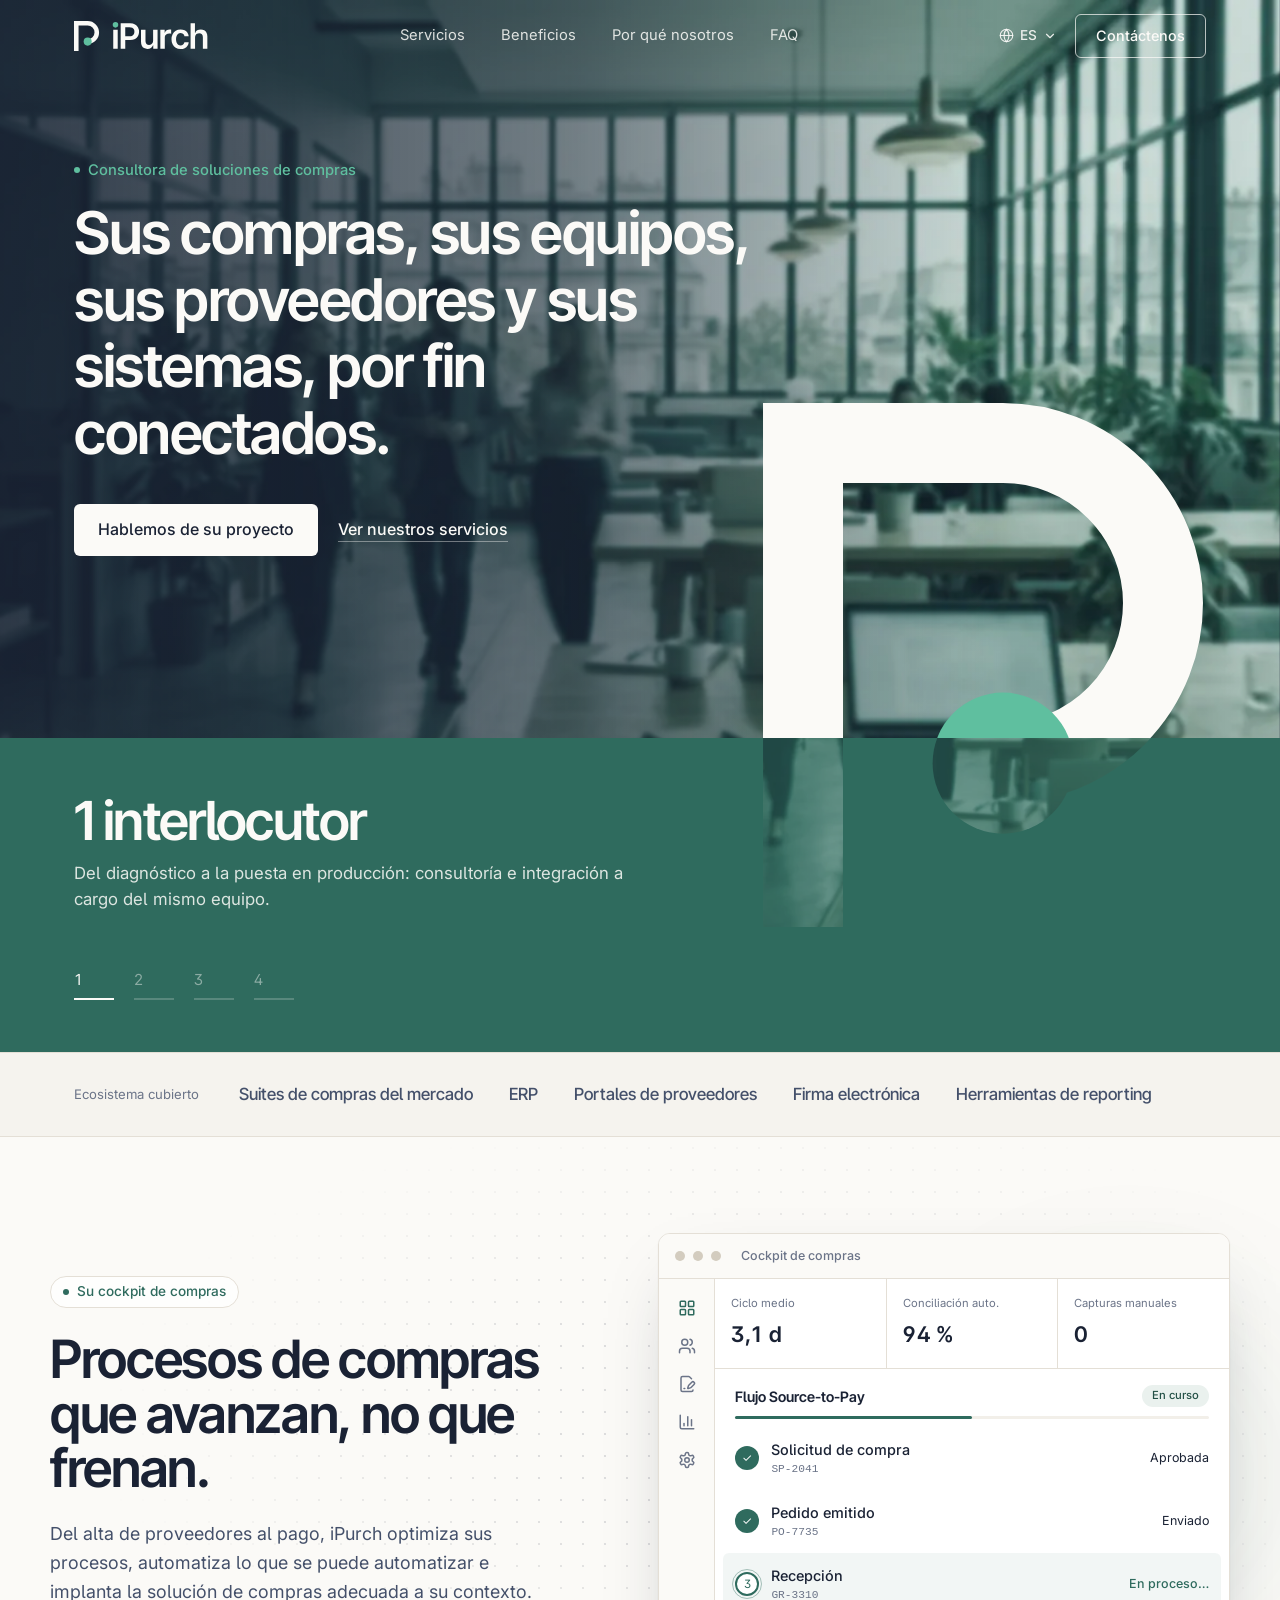
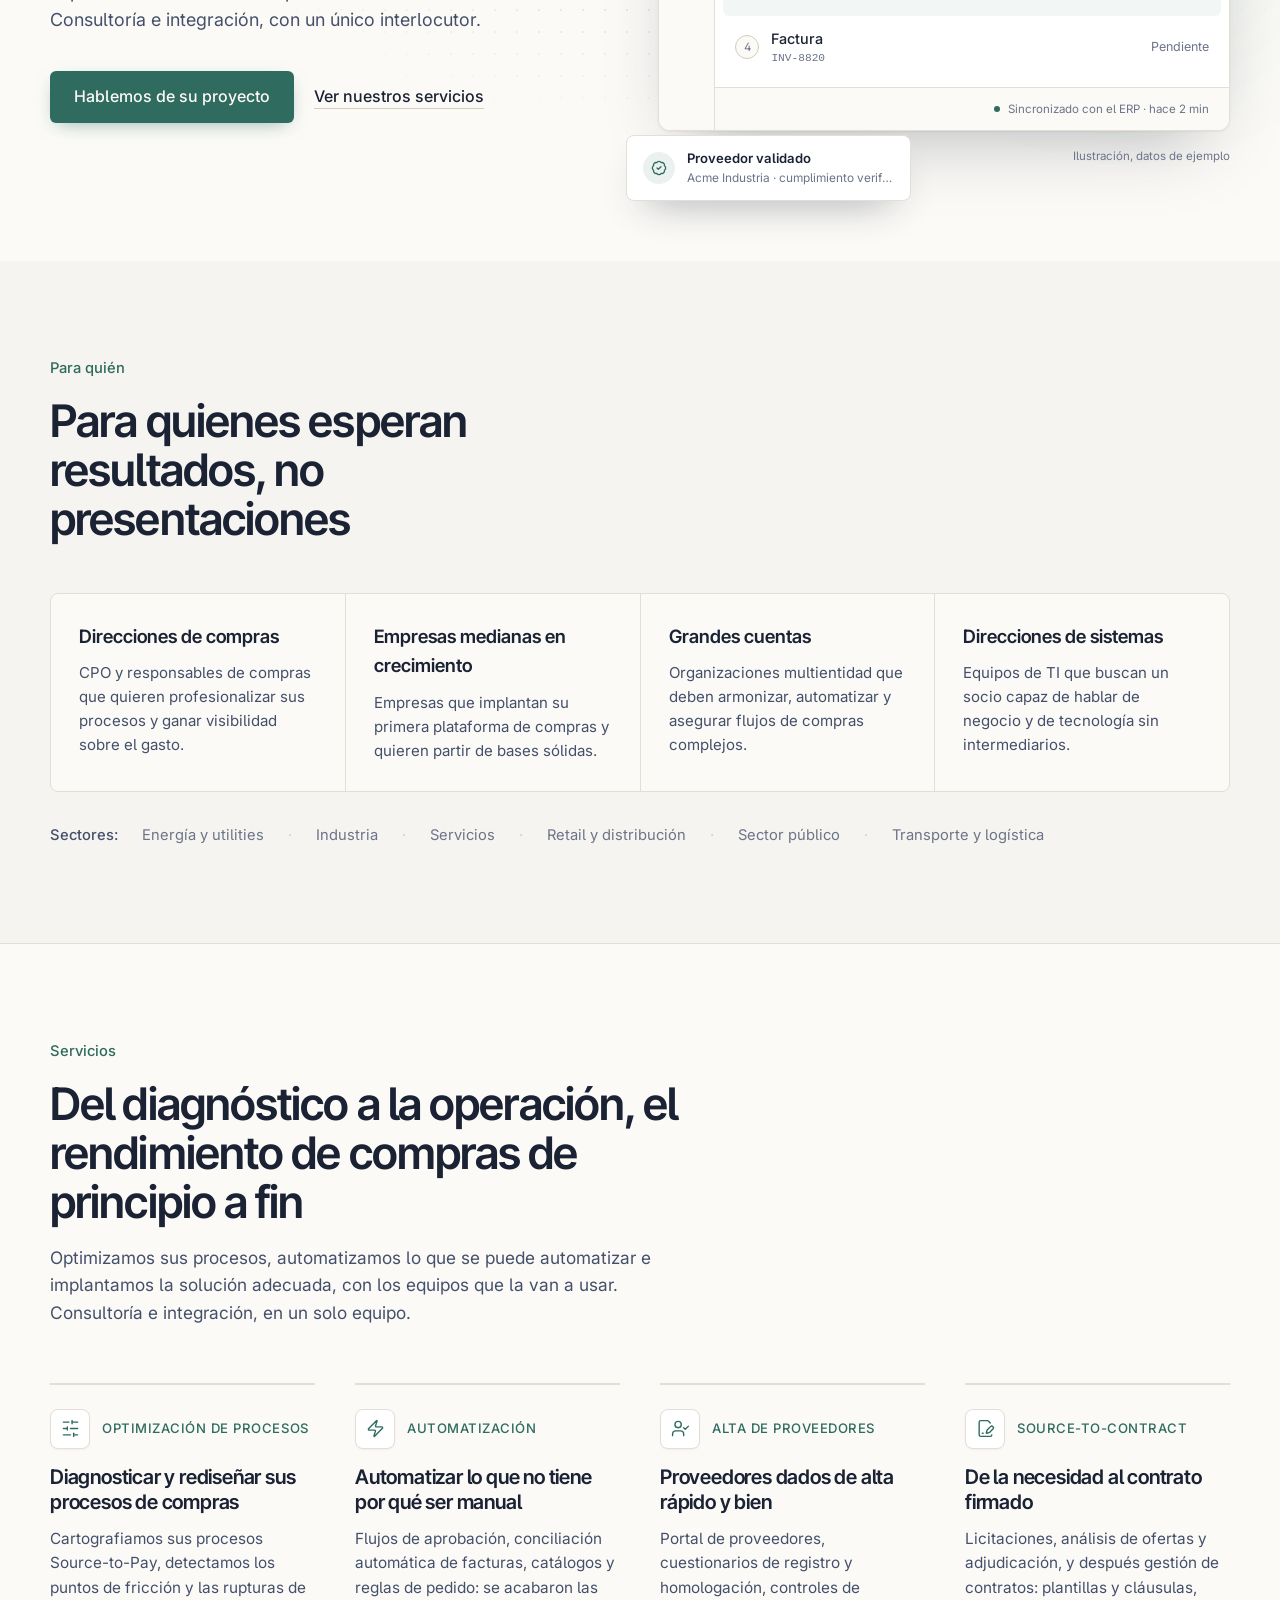
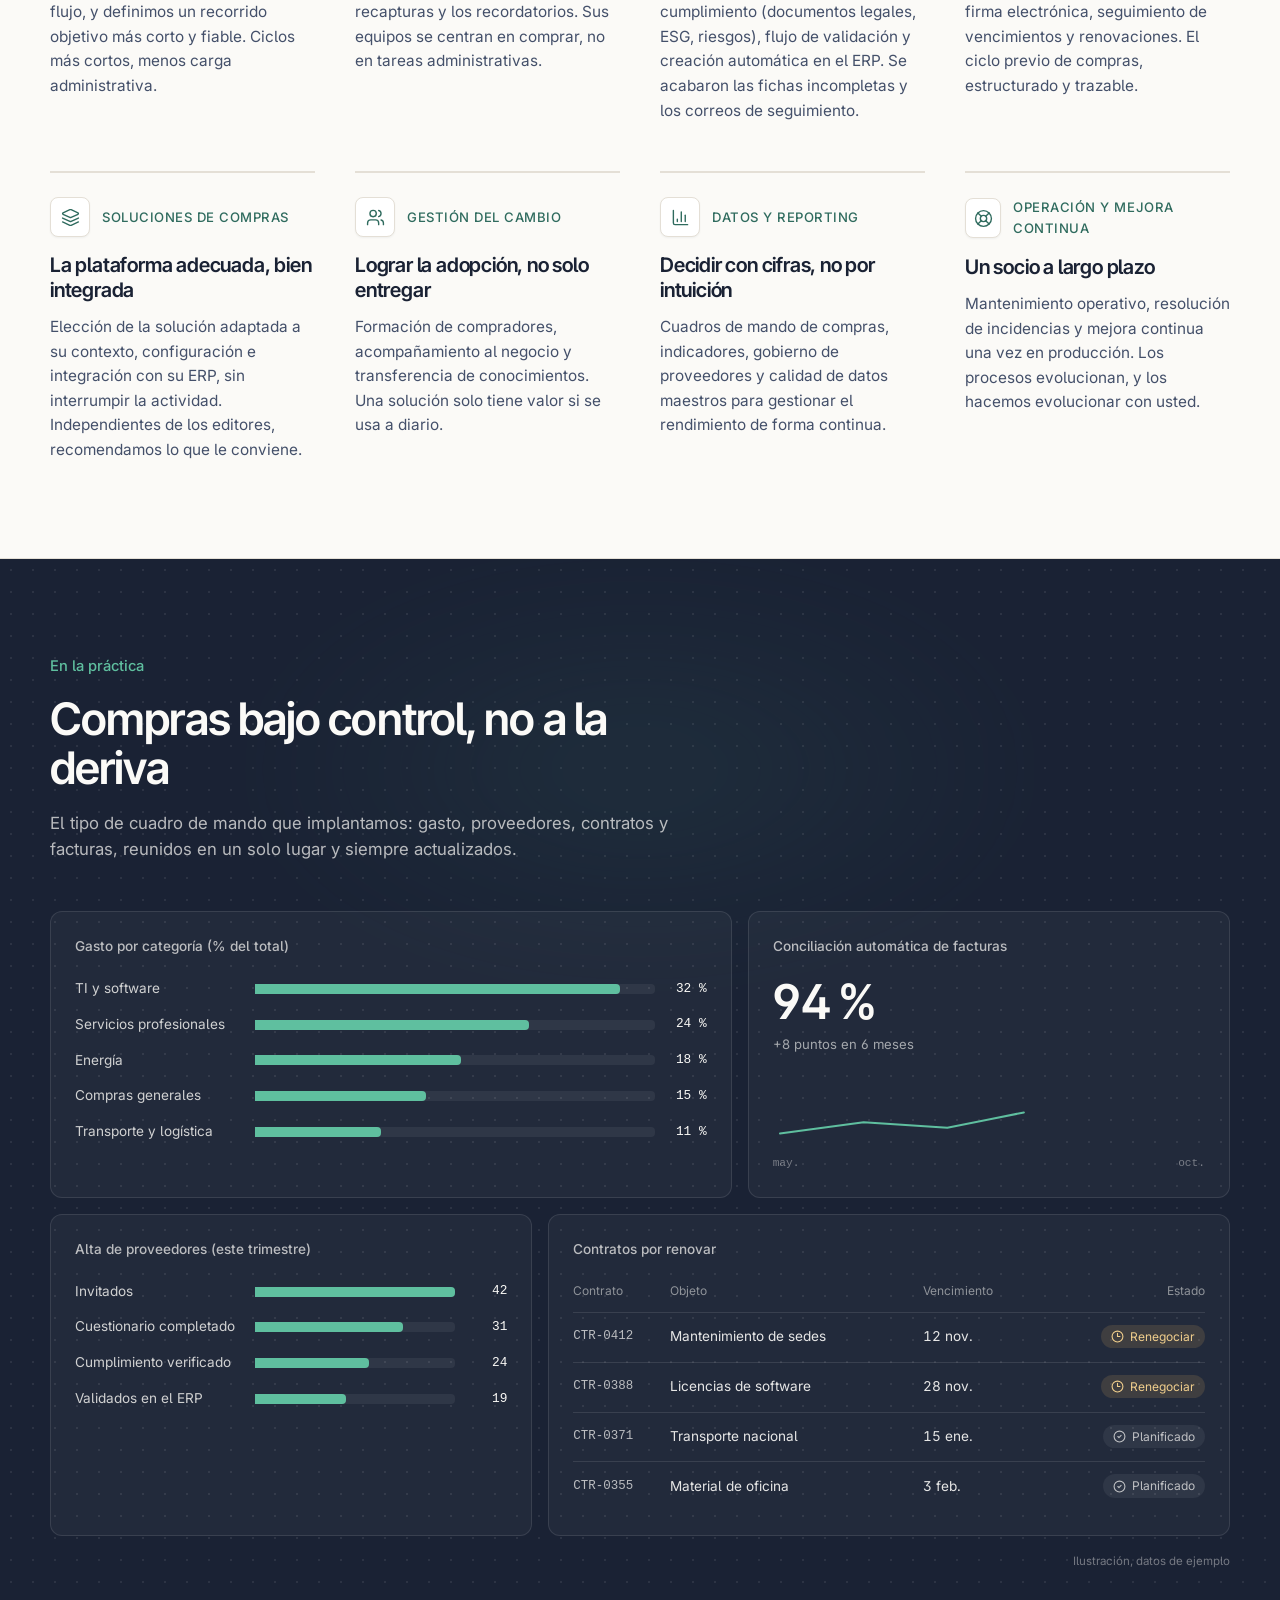
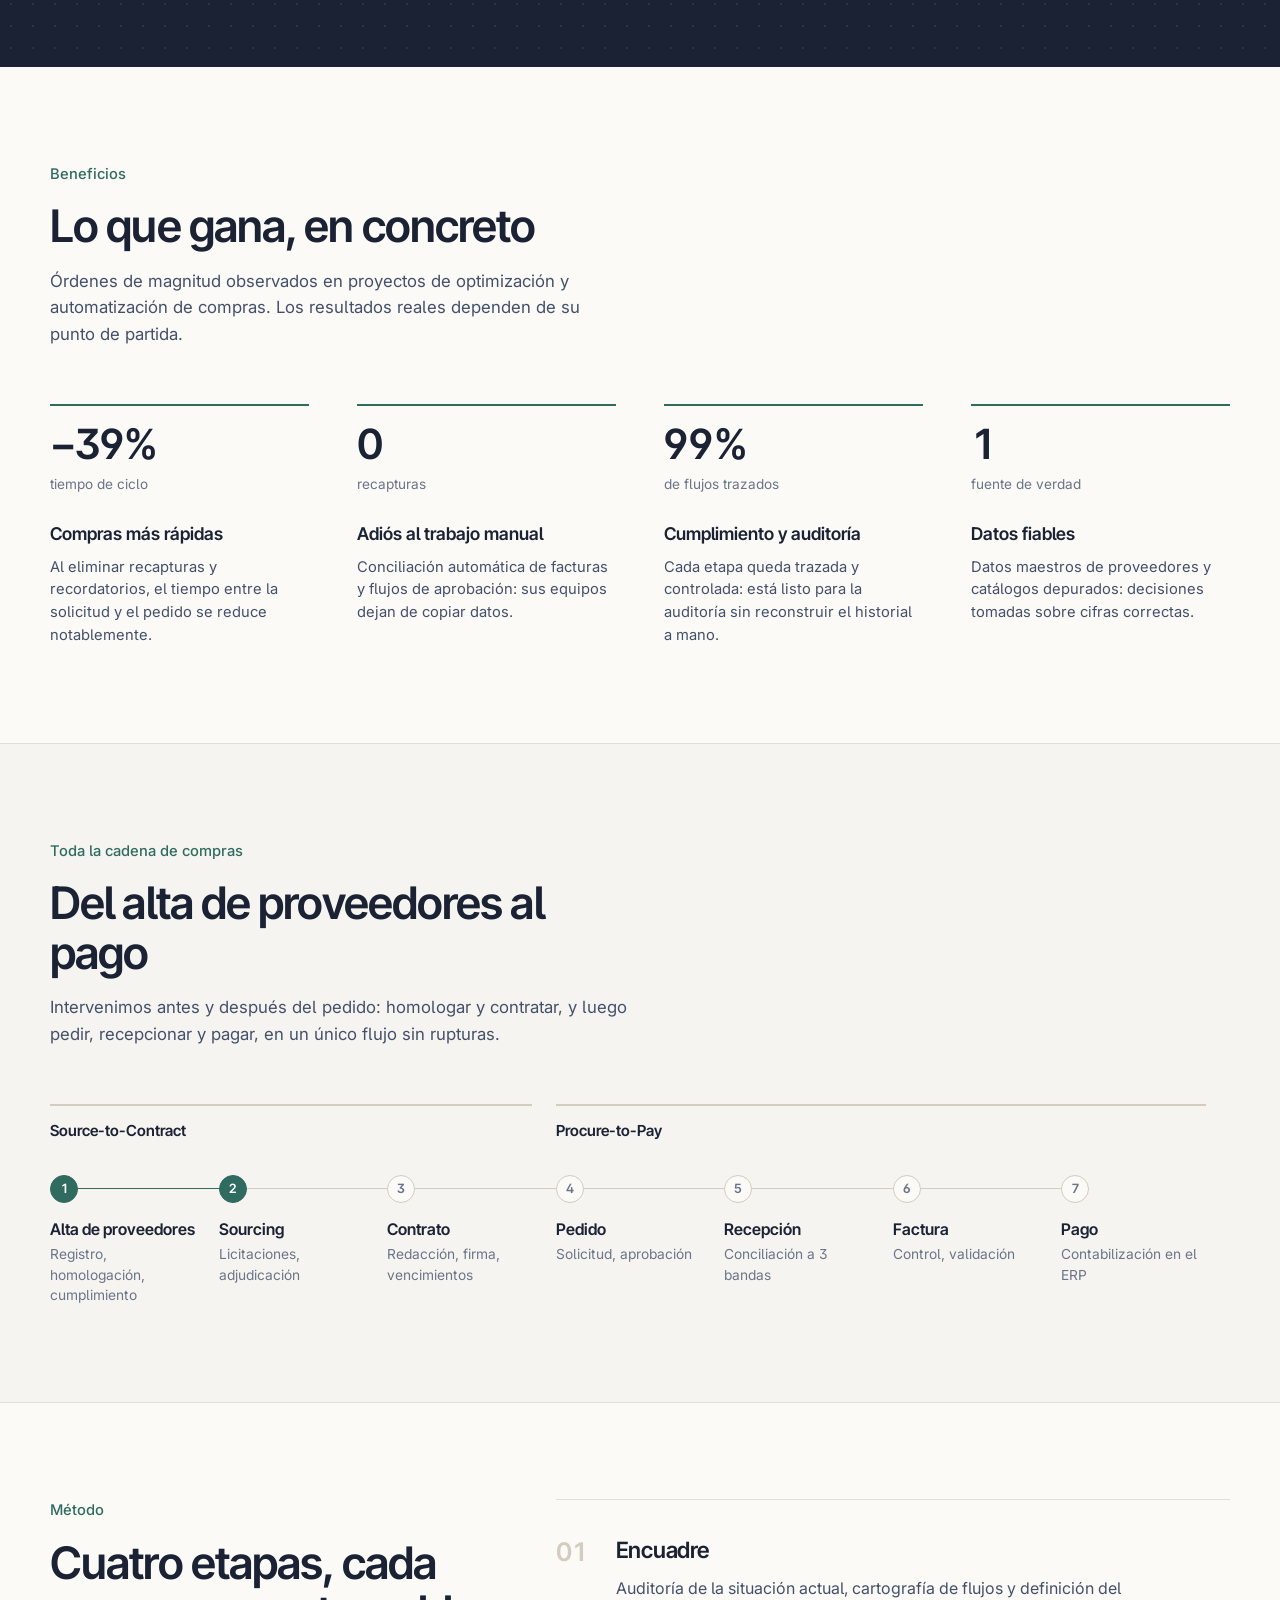
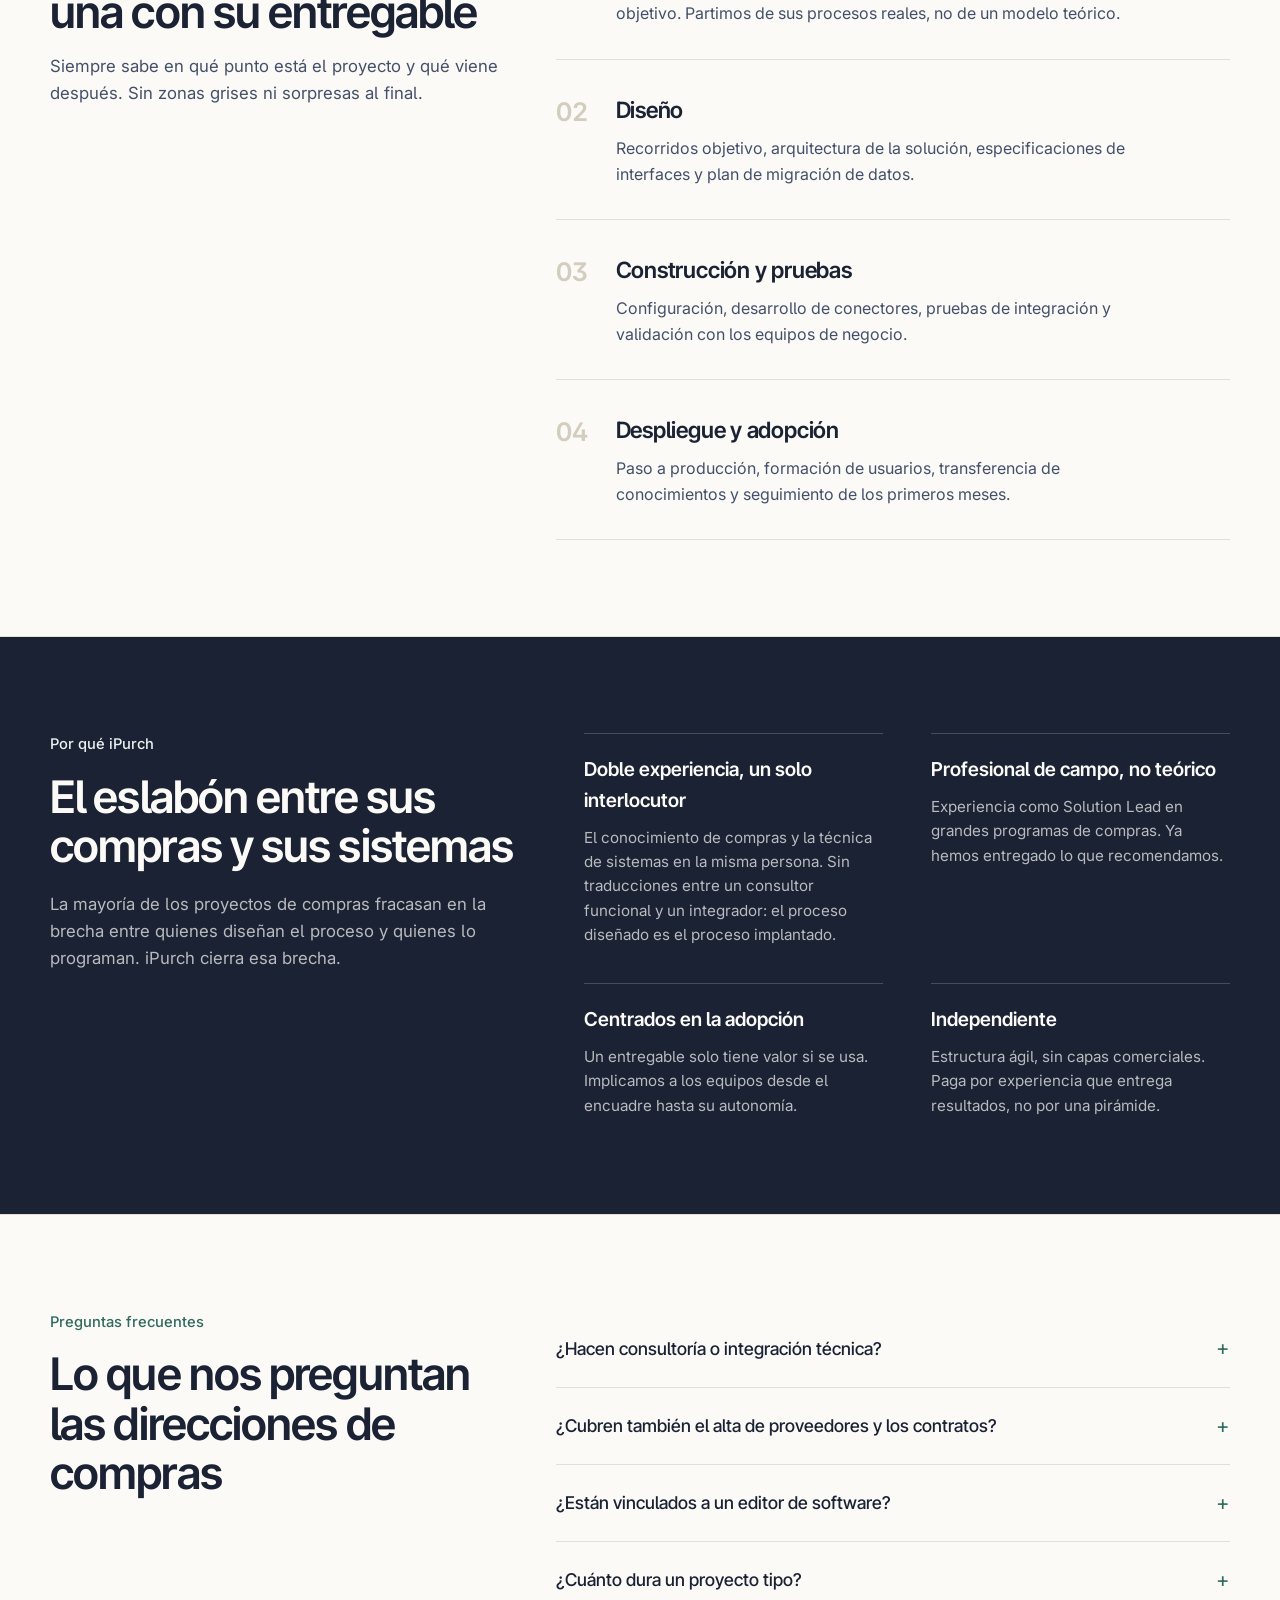
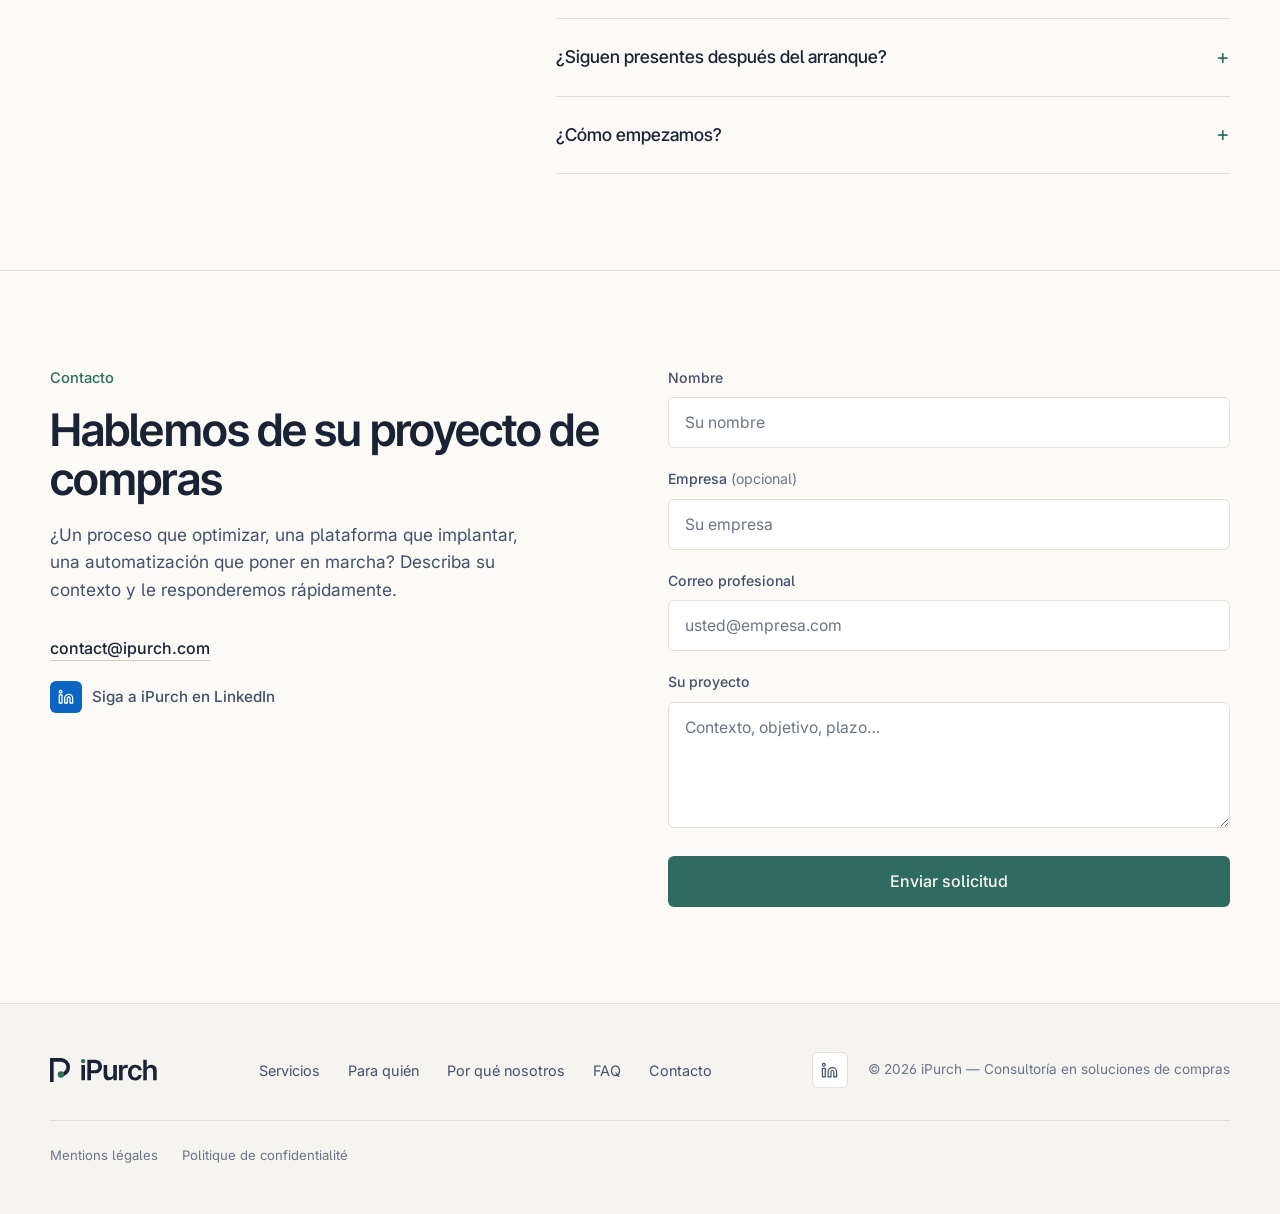
<file: es/index.html>
<!DOCTYPE html><html lang="es" dir="ltr"><head><meta charSet="utf-8"/><meta name="viewport" content="width=device-width, initial-scale=1"/><link rel="preload" as="image" href="/logo-ipurch-sombre.svg"/><link rel="preload" as="image" href="/ambiance-bureau.webp" fetchPriority="high"/><link rel="preload" as="image" href="/logo-ipurch.svg"/><link rel="stylesheet" href="/_next/static/css/e1b783a7f90b0f6e.css" data-precedence="next"/><link rel="preload" as="script" fetchPriority="low" href="/_next/static/chunks/webpack-db0a529a99835594.js"/><script src="/_next/static/chunks/4bd1b696-1aecb718b7a33d29.js" async=""></script><script src="/_next/static/chunks/517-3b5f5d968b87747b.js" async=""></script><script src="/_next/static/chunks/main-app-0bca6ce884f73577.js" async=""></script><script src="/_next/static/chunks/320-ba12ade865a0153c.js" async=""></script><script src="/_next/static/chunks/46-290385637371ef12.js" async=""></script><script src="/_next/static/chunks/app/%5Blang%5D/page-9548ef0628a8d56f.js" async=""></script><link rel="preconnect" href="https://fonts.googleapis.com"/><link rel="preconnect" href="https://fonts.gstatic.com" crossorigin="anonymous"/><title>iPurch — Consultoría en soluciones de compras</title><meta name="description" content="iPurch optimiza, automatiza e implanta sus procesos de compras, desde el alta de proveedores hasta el pago. Consultoría e integración de soluciones de compras, en un solo equipo."/><meta name="keywords" content="consultoría de compras,soluciones de compras,e-procurement,automatización de compras,Source-to-Pay,Source-to-Contract,alta de proveedores,gestión de contratos,optimización de procesos de compras"/><link rel="canonical" href="https://ipurch.com/es/"/><link rel="alternate" hrefLang="fr" href="https://ipurch.com/"/><link rel="alternate" hrefLang="en" href="https://ipurch.com/en/"/><link rel="alternate" hrefLang="es" href="https://ipurch.com/es/"/><link rel="alternate" hrefLang="ar" href="https://ipurch.com/ar/"/><link rel="alternate" hrefLang="x-default" href="https://ipurch.com/"/><meta property="og:title" content="iPurch — Consultoría en soluciones de compras"/><meta property="og:description" content="Optimización, automatización e integración de sus procesos de compras."/><meta property="og:url" content="https://ipurch.com/es/"/><meta property="og:locale" content="es_ES"/><meta property="og:image" content="https://ipurch.com/og.png"/><meta property="og:image:width" content="1200"/><meta property="og:image:height" content="630"/><meta property="og:image:alt" content="iPurch — Consultoría en soluciones de compras"/><meta property="og:type" content="website"/><meta name="twitter:card" content="summary_large_image"/><meta name="twitter:title" content="iPurch — Consultoría en soluciones de compras"/><meta name="twitter:description" content="Optimización, automatización e integración de sus procesos de compras."/><meta name="twitter:image" content="https://ipurch.com/og.png"/><meta name="twitter:image:width" content="1200"/><meta name="twitter:image:height" content="630"/><meta name="twitter:image:alt" content="iPurch — Consultoría en soluciones de compras"/><link rel="icon" href="/icon.svg" type="image/svg+xml"/><link rel="apple-touch-icon" href="/apple-icon.png"/><script type="application/ld+json">{"@context":"https://schema.org","@graph":[{"@type":"ProfessionalService","@id":"https://ipurch.com/#organization","name":"iPurch","legalName":"IPURCH","url":"https://ipurch.com","logo":"https://ipurch.com/apple-icon.png","image":"https://ipurch.com/og.png","email":"contact@ipurch.com","description":"iPurch optimiza, automatiza e implanta sus procesos de compras, desde el alta de proveedores hasta el pago. Consultoría e integración de soluciones de compras, en un solo equipo.","address":{"@type":"PostalAddress","streetAddress":"14 rue de Mantes, Immeuble Le Charlebourg, Bât. C","addressLocality":"Colombes","postalCode":"92700","addressCountry":"FR"},"areaServed":["FR","EU","MA","ES","AE"],"knowsLanguage":["fr","en","es","ar"],"sameAs":["https://www.linkedin.com/company/146765426/"],"identifier":{"@type":"PropertyValue","propertyID":"SIREN","value":"106573033"}},{"@type":"WebSite","@id":"https://ipurch.com/#website","url":"https://ipurch.com/es/","name":"iPurch","inLanguage":"es","publisher":{"@id":"https://ipurch.com/#organization"}}]}</script><link href="https://fonts.googleapis.com/css2?family=Inter+Tight:wght@400;500;600;700&amp;family=Inter:wght@400;500;600&amp;display=swap" rel="stylesheet"/><script src="/_next/static/chunks/polyfills-42372ed130431b0a.js" noModule=""></script></head><body class="font-sans"><nav class="fixed inset-x-0 top-0 z-50 transition-colors duration-300 border-b border-transparent"><div class="mx-auto flex h-[72px] max-w-[1180px] items-center justify-between gap-4 px-6"><a href="#top" aria-label="iPurch, volver arriba" dir="ltr"><img src="/logo-ipurch-sombre.svg" alt="iPurch" width="136" height="30" class="block h-[26px] w-auto sm:h-[30px]"/></a><div class="hidden items-center gap-9 text-[0.92rem] transition-colors lg:flex text-paper/85"><a href="#expertises" class="transition-colors hover:text-paper">Servicios</a><a href="#benefices" class="transition-colors hover:text-paper">Beneficios</a><a href="#pourquoi" class="transition-colors hover:text-paper">Por qué nosotros</a><a href="#faq" class="transition-colors hover:text-paper">FAQ</a></div><div class="flex items-center gap-2"><div class="relative"><button type="button" aria-expanded="false" aria-haspopup="menu" aria-label="Idioma : Español" class="flex items-center gap-1.5 rounded-md px-2.5 py-[9px] text-[0.85rem] font-medium transition-colors text-paper/90 hover:bg-white/10"><svg xmlns="http://www.w3.org/2000/svg" width="15" height="15" viewBox="0 0 24 24" fill="none" stroke="currentColor" stroke-width="1.75" stroke-linecap="round" stroke-linejoin="round" class="lucide lucide-globe" aria-hidden="true"><circle cx="12" cy="12" r="10"></circle><path d="M12 2a14.5 14.5 0 0 0 0 20 14.5 14.5 0 0 0 0-20"></path><path d="M2 12h20"></path></svg>ES<svg xmlns="http://www.w3.org/2000/svg" width="14" height="14" viewBox="0 0 24 24" fill="none" stroke="currentColor" stroke-width="2" stroke-linecap="round" stroke-linejoin="round" class="lucide lucide-chevron-down transition-transform" aria-hidden="true"><path d="m6 9 6 6 6-6"></path></svg></button></div><a href="#contact" class="whitespace-nowrap rounded-md px-4 py-[9px] text-[0.88rem] font-medium transition-colors sm:px-5 sm:text-[0.9rem] border border-paper/70 text-paper hover:bg-paper hover:text-ink">Contáctenos</a></div></div></nav><main class="relative z-[1]"><header id="top" class="relative [--W:150px] [--H:calc(var(--W)*1.19)] [--OV:calc(var(--H)*0.36)] sm:[--W:300px] lg:[--W:440px]"><div class="relative h-[clamp(560px,82vh,780px)] overflow-hidden bg-ink"><img src="/ambiance-bureau.webp" alt="" fetchPriority="high" class="kenburns absolute inset-0 h-[115%] w-full object-cover object-[50%_40%]"/><div class="hero-shade absolute inset-0" aria-hidden="true"></div><div class="relative mx-auto flex h-full max-w-[1180px] flex-col justify-center px-6 pb-[calc(var(--OV)*0.55)] pt-20"><p class="load-rise mb-5 inline-flex items-center gap-2 text-[0.92rem] font-medium text-[#5FBF9F]"><span class="h-1.5 w-1.5 rounded-full bg-[#5FBF9F]" aria-hidden="true"></span>Consultora de soluciones de compras</p><h1 class="mb-9 max-w-[19ch] font-display text-[clamp(2.1rem,4.6vw,3.8rem)] font-semibold leading-[1.05] tracking-[-0.025em] text-paper" aria-label="Sus compras, sus equipos, sus proveedores y sus sistemas, por fin conectados."><span class="inline-block overflow-hidden pb-[0.08em] align-bottom" aria-hidden="true"><span class="inline-block transition-[transform,opacity] duration-700 ease-out" style="transform:translateY(105%);opacity:0;transition-delay:150ms">Sus</span> </span><span class="inline-block overflow-hidden pb-[0.08em] align-bottom" aria-hidden="true"><span class="inline-block transition-[transform,opacity] duration-700 ease-out" style="transform:translateY(105%);opacity:0;transition-delay:205ms">compras,</span> </span><span class="inline-block overflow-hidden pb-[0.08em] align-bottom" aria-hidden="true"><span class="inline-block transition-[transform,opacity] duration-700 ease-out" style="transform:translateY(105%);opacity:0;transition-delay:260ms">sus</span> </span><span class="inline-block overflow-hidden pb-[0.08em] align-bottom" aria-hidden="true"><span class="inline-block transition-[transform,opacity] duration-700 ease-out" style="transform:translateY(105%);opacity:0;transition-delay:315ms">equipos,</span> </span><span class="inline-block overflow-hidden pb-[0.08em] align-bottom" aria-hidden="true"><span class="inline-block transition-[transform,opacity] duration-700 ease-out" style="transform:translateY(105%);opacity:0;transition-delay:370ms">sus</span> </span><span class="inline-block overflow-hidden pb-[0.08em] align-bottom" aria-hidden="true"><span class="inline-block transition-[transform,opacity] duration-700 ease-out" style="transform:translateY(105%);opacity:0;transition-delay:425ms">proveedores</span> </span><span class="inline-block overflow-hidden pb-[0.08em] align-bottom" aria-hidden="true"><span class="inline-block transition-[transform,opacity] duration-700 ease-out" style="transform:translateY(105%);opacity:0;transition-delay:480ms">y</span> </span><span class="inline-block overflow-hidden pb-[0.08em] align-bottom" aria-hidden="true"><span class="inline-block transition-[transform,opacity] duration-700 ease-out" style="transform:translateY(105%);opacity:0;transition-delay:535ms">sus</span> </span><span class="inline-block overflow-hidden pb-[0.08em] align-bottom" aria-hidden="true"><span class="inline-block transition-[transform,opacity] duration-700 ease-out" style="transform:translateY(105%);opacity:0;transition-delay:590ms">sistemas,</span> </span><span class="inline-block overflow-hidden pb-[0.08em] align-bottom" aria-hidden="true"><span class="inline-block transition-[transform,opacity] duration-700 ease-out" style="transform:translateY(105%);opacity:0;transition-delay:645ms">por</span> </span><span class="inline-block overflow-hidden pb-[0.08em] align-bottom" aria-hidden="true"><span class="inline-block transition-[transform,opacity] duration-700 ease-out" style="transform:translateY(105%);opacity:0;transition-delay:700ms">fin</span> </span><span class="inline-block overflow-hidden pb-[0.08em] align-bottom" aria-hidden="true"><span class="inline-block transition-[transform,opacity] duration-700 ease-out" style="transform:translateY(105%);opacity:0;transition-delay:755ms">conectados.</span></span></h1><div class="load-rise flex flex-wrap items-center gap-5" style="animation-delay:0.9s"><a href="#contact" class="rounded-md bg-paper px-6 py-[13px] font-medium text-ink transition-colors hover:bg-[#5FBF9F]">Hablemos de su proyecto</a><a href="#expertises" class="font-medium text-paper underline decoration-paper/40 underline-offset-[6px] transition-colors hover:decoration-[#5FBF9F]">Ver nuestros servicios</a></div></div><div class="pointer-events-none absolute end-[6%] h-[var(--H)] w-[var(--W)]" style="bottom:calc(var(--OV) * -1)"><svg viewBox="9 6 30.25 36" class="block h-full w-full overflow-visible" aria-hidden="true"><path d="M11.75 42V8.75H25.5A11 11 0 0 1 25.5 30.75" fill="none" stroke="#FBFAF7" stroke-width="5.5" stroke-linejoin="miter" pathLength="1" style="stroke-dasharray:1;stroke-dashoffset:1;transition:stroke-dashoffset 1.8s cubic-bezier(.65,0,.35,1) .3s"></path><circle cx="25.5" cy="30.75" r="4.84" fill="#5FBF9F" style="transform-origin:25.5px 30.75px;transform:scale(0);transition:transform .6s cubic-bezier(.34,1.56,.64,1) 1.9s"></circle></svg></div></div><div class="relative overflow-hidden bg-pine text-paper"><div class="pointer-events-none absolute end-[6%] h-[var(--H)] w-[var(--W)] transition-opacity duration-1000" style="top:calc((var(--H) - var(--OV)) * -1);background-image:url(/ambiance-bureau.webp);background-size:cover;background-position:center;-webkit-mask-image:url(/symbole-masque.svg);mask-image:url(/symbole-masque.svg);-webkit-mask-size:100% 100%;mask-size:100% 100%;opacity:0;transition-delay:1.8s" aria-hidden="true"></div><div class="relative mx-auto max-w-[1180px] px-6 pb-12 pt-[calc(var(--OV)+36px)] sm:pe-[calc(var(--W)+8%)] sm:pt-14"><div class="relative min-h-[190px] sm:min-h-[150px]" aria-live="polite"><div class="absolute inset-0 transition-[opacity,transform] duration-700 ease-out" style="opacity:1;transform:translateY(0);pointer-events:auto" aria-hidden="false"><div class="mb-3 font-display text-[clamp(2.2rem,4.2vw,3.4rem)] font-semibold leading-none tracking-[-0.03em]">1 interlocutor</div><p class="max-w-[52ch] text-[1.05rem] leading-[1.55] text-paper/85">Del diagnóstico a la puesta en producción: consultoría e integración a cargo del mismo equipo.</p></div><div class="absolute inset-0 transition-[opacity,transform] duration-700 ease-out" style="opacity:0;transform:translateY(14px);pointer-events:none" aria-hidden="true"><div class="mb-3 font-display text-[clamp(2.2rem,4.2vw,3.4rem)] font-semibold leading-none tracking-[-0.03em]">Source-to-Pay</div><p class="max-w-[52ch] text-[1.05rem] leading-[1.55] text-paper/85">Del alta de proveedores al pago, Source-to-Contract y Procure-to-Pay cubiertos de principio a fin.</p></div><div class="absolute inset-0 transition-[opacity,transform] duration-700 ease-out" style="opacity:0;transform:translateY(14px);pointer-events:none" aria-hidden="true"><div class="mb-3 font-display text-[clamp(2.2rem,4.2vw,3.4rem)] font-semibold leading-none tracking-[-0.03em]">Automatizar</div><p class="max-w-[52ch] text-[1.05rem] leading-[1.55] text-paper/85">Menos capturas manuales, menos recordatorios: sus flujos de compra avanzan sin intervención manual.</p></div><div class="absolute inset-0 transition-[opacity,transform] duration-700 ease-out" style="opacity:0;transform:translateY(14px);pointer-events:none" aria-hidden="true"><div class="mb-3 font-display text-[clamp(2.2rem,4.2vw,3.4rem)] font-semibold leading-none tracking-[-0.03em]">Gestionar</div><p class="max-w-[52ch] text-[1.05rem] leading-[1.55] text-paper/85">Gasto, proveedores, contratos y facturas reunidos en cuadros de mando siempre actualizados.</p></div></div><div class="mt-6 flex gap-5" role="tablist" aria-label="Mensajes"><button role="tab" aria-selected="true" aria-label="Mensaje 1 : 1 interlocutor" class="group w-10 pb-1 text-start font-display text-[0.95rem] tabular-nums transition-colors text-paper">1<span class="mt-1.5 block h-[2px] w-full overflow-hidden bg-paper/20"><span class="block h-full bg-paper" style="animation:slideProgress 6000ms linear forwards"></span></span></button><button role="tab" aria-selected="false" aria-label="Mensaje 2 : Source-to-Pay" class="group w-10 pb-1 text-start font-display text-[0.95rem] tabular-nums transition-colors text-paper/45 hover:text-paper/80">2<span class="mt-1.5 block h-[2px] w-full overflow-hidden bg-paper/20"><span class="block h-full bg-paper" style="width:0%;animation:none"></span></span></button><button role="tab" aria-selected="false" aria-label="Mensaje 3 : Automatizar" class="group w-10 pb-1 text-start font-display text-[0.95rem] tabular-nums transition-colors text-paper/45 hover:text-paper/80">3<span class="mt-1.5 block h-[2px] w-full overflow-hidden bg-paper/20"><span class="block h-full bg-paper" style="width:0%;animation:none"></span></span></button><button role="tab" aria-selected="false" aria-label="Mensaje 4 : Gestionar" class="group w-10 pb-1 text-start font-display text-[0.95rem] tabular-nums transition-colors text-paper/45 hover:text-paper/80">4<span class="mt-1.5 block h-[2px] w-full overflow-hidden bg-paper/20"><span class="block h-full bg-paper" style="width:0%;animation:none"></span></span></button></div></div></div></header><section class="border-y border-line bg-paper-2/60"><div class="mx-auto flex max-w-[1180px] flex-col gap-5 px-6 py-7 sm:flex-row sm:items-center sm:gap-10"><span class="shrink-0 text-[0.82rem] text-mute">Ecosistema cubierto</span><div class="flex flex-wrap items-center gap-x-9 gap-y-3"><span class="font-display text-[1.05rem] font-medium text-ink-soft">Suites de compras del mercado</span><span class="font-display text-[1.05rem] font-medium text-ink-soft">ERP</span><span class="font-display text-[1.05rem] font-medium text-ink-soft">Portales de proveedores</span><span class="font-display text-[1.05rem] font-medium text-ink-soft">Firma electrónica</span><span class="font-display text-[1.05rem] font-medium text-ink-soft">Herramientas de reporting</span></div></div></section><section id="cockpit" class="relative overflow-hidden px-6 pb-24 pt-24"><div class="hero-grid pointer-events-none absolute inset-0" aria-hidden="true"></div><div class="pointer-events-none absolute right-[-10%] top-[8%] h-[560px] w-[560px] rounded-full opacity-60 blur-3xl" style="background:radial-gradient(circle, rgba(47,107,94,.16), transparent 65%)" aria-hidden="true"></div><div class="relative mx-auto grid max-w-[1180px] items-center gap-16 lg:grid-cols-[1fr_1.05fr]"><div><p class="reveal mb-6 inline-flex items-center gap-2 rounded-full border border-line bg-white/70 px-3 py-1 text-[0.85rem] font-medium text-pine backdrop-blur"><span class="h-1.5 w-1.5 rounded-full bg-pine" aria-hidden="true"></span>Su cockpit de compras</p><h2 class="reveal mb-6 font-display text-[clamp(2.2rem,4.2vw,3.3rem)] font-semibold leading-[1.04] tracking-[-0.025em] text-ink" style="animation-delay:0.05s">Procesos de compras que avanzan, no que frenan.</h2><p class="reveal mb-9 max-w-[46ch] text-[1.12rem] leading-[1.6] text-ink-soft" style="animation-delay:0.1s">Del alta de proveedores al pago, iPurch optimiza sus procesos, automatiza lo que se puede automatizar e implanta la solución de compras adecuada a su contexto. Consultoría e integración, con un único interlocutor.</p><div class="reveal flex flex-wrap items-center gap-5" style="animation-delay:0.15s"><a href="#contact" class="rounded-md bg-pine px-6 py-[13px] font-medium text-paper shadow-[0_6px_20px_-8px_rgba(47,107,94,.6)] transition-colors hover:bg-pine-deep">Hablemos de su proyecto</a><a href="#expertises" class="font-medium text-ink underline decoration-line-strong underline-offset-[6px] transition-colors hover:decoration-pine">Ver nuestros servicios</a></div></div><div class="reveal relative" style="animation-delay:0.2s"><div class="overflow-hidden rounded-xl border border-line bg-white shadow-[0_1px_2px_rgba(26,34,52,.05),0_30px_70px_-30px_rgba(26,34,52,.35)]"><div class="flex items-center gap-2 border-b border-line bg-paper px-4 py-3"><span class="h-2.5 w-2.5 rounded-full bg-line-strong"></span><span class="h-2.5 w-2.5 rounded-full bg-line-strong"></span><span class="h-2.5 w-2.5 rounded-full bg-line-strong"></span><span class="ms-3 text-[0.78rem] font-medium text-mute">Cockpit de compras</span></div><div class="flex"><div class="hidden w-14 shrink-0 flex-col items-center gap-5 border-e border-line bg-paper py-5 text-mute sm:flex" aria-hidden="true"><svg xmlns="http://www.w3.org/2000/svg" width="18" height="18" viewBox="0 0 24 24" fill="none" stroke="currentColor" stroke-width="2" stroke-linecap="round" stroke-linejoin="round" class="lucide lucide-layout-grid text-pine"><rect width="7" height="7" x="3" y="3" rx="1"></rect><rect width="7" height="7" x="14" y="3" rx="1"></rect><rect width="7" height="7" x="14" y="14" rx="1"></rect><rect width="7" height="7" x="3" y="14" rx="1"></rect></svg><svg xmlns="http://www.w3.org/2000/svg" width="18" height="18" viewBox="0 0 24 24" fill="none" stroke="currentColor" stroke-width="2" stroke-linecap="round" stroke-linejoin="round" class="lucide lucide-users"><path d="M16 21v-2a4 4 0 0 0-4-4H6a4 4 0 0 0-4 4v2"></path><circle cx="9" cy="7" r="4"></circle><path d="M22 21v-2a4 4 0 0 0-3-3.87"></path><path d="M16 3.13a4 4 0 0 1 0 7.75"></path></svg><svg xmlns="http://www.w3.org/2000/svg" width="18" height="18" viewBox="0 0 24 24" fill="none" stroke="currentColor" stroke-width="2" stroke-linecap="round" stroke-linejoin="round" class="lucide lucide-file-pen-line"><path d="m18 5-2.414-2.414A2 2 0 0 0 14.172 2H6a2 2 0 0 0-2 2v16a2 2 0 0 0 2 2h12a2 2 0 0 0 2-2"></path><path d="M21.378 12.626a1 1 0 0 0-3.004-3.004l-4.01 4.012a2 2 0 0 0-.506.854l-.837 2.87a.5.5 0 0 0 .62.62l2.87-.837a2 2 0 0 0 .854-.506z"></path><path d="M8 18h1"></path></svg><svg xmlns="http://www.w3.org/2000/svg" width="18" height="18" viewBox="0 0 24 24" fill="none" stroke="currentColor" stroke-width="2" stroke-linecap="round" stroke-linejoin="round" class="lucide lucide-chart-column"><path d="M3 3v16a2 2 0 0 0 2 2h16"></path><path d="M18 17V9"></path><path d="M13 17V5"></path><path d="M8 17v-3"></path></svg><svg xmlns="http://www.w3.org/2000/svg" width="18" height="18" viewBox="0 0 24 24" fill="none" stroke="currentColor" stroke-width="2" stroke-linecap="round" stroke-linejoin="round" class="lucide lucide-settings"><path d="M12.22 2h-.44a2 2 0 0 0-2 2v.18a2 2 0 0 1-1 1.73l-.43.25a2 2 0 0 1-2 0l-.15-.08a2 2 0 0 0-2.73.73l-.22.38a2 2 0 0 0 .73 2.73l.15.1a2 2 0 0 1 1 1.72v.51a2 2 0 0 1-1 1.74l-.15.09a2 2 0 0 0-.73 2.73l.22.38a2 2 0 0 0 2.73.73l.15-.08a2 2 0 0 1 2 0l.43.25a2 2 0 0 1 1 1.73V20a2 2 0 0 0 2 2h.44a2 2 0 0 0 2-2v-.18a2 2 0 0 1 1-1.73l.43-.25a2 2 0 0 1 2 0l.15.08a2 2 0 0 0 2.73-.73l.22-.39a2 2 0 0 0-.73-2.73l-.15-.08a2 2 0 0 1-1-1.74v-.5a2 2 0 0 1 1-1.74l.15-.09a2 2 0 0 0 .73-2.73l-.22-.38a2 2 0 0 0-2.73-.73l-.15.08a2 2 0 0 1-2 0l-.43-.25a2 2 0 0 1-1-1.73V4a2 2 0 0 0-2-2z"></path><circle cx="12" cy="12" r="3"></circle></svg></div><div class="min-w-0 flex-1"><div class="grid grid-cols-3 border-b border-line"><div class="px-4 py-4 border-e border-line"><div class="text-[0.7rem] text-mute">Ciclo medio</div><div class="mt-1 font-display text-[1.35rem] font-semibold tabular-nums text-ink">3,1 d</div></div><div class="px-4 py-4 border-e border-line"><div class="text-[0.7rem] text-mute">Conciliación auto.</div><div class="mt-1 font-display text-[1.35rem] font-semibold tabular-nums text-ink">94 %</div></div><div class="px-4 py-4 "><div class="text-[0.7rem] text-mute">Capturas manuales</div><div class="mt-1 font-display text-[1.35rem] font-semibold tabular-nums text-ink">0</div></div></div><div class="flex items-center justify-between px-5 pb-2 pt-4"><span class="font-display text-[0.9rem] font-semibold text-ink">Flujo Source-to-Pay</span><span class="rounded-full px-2.5 py-0.5 text-[0.7rem] font-medium transition-colors duration-500 bg-pine-tint text-pine-deep">En curso</span></div><div class="mx-5 h-[3px] rounded bg-paper-2"><div class="h-full rounded bg-pine transition-[width] duration-700 ease-out" style="width:0%"></div></div><ul class="px-2 py-2"><li class="flex items-center gap-3 rounded-md px-3 py-[11px] transition-colors duration-500 bg-pine-tint/60"><span class="relative grid h-6 w-6 shrink-0 place-items-center rounded-full text-[0.72rem] transition-all duration-500 border-2 border-pine bg-white text-pine" aria-hidden="true">1<span class="absolute inset-[-5px] animate-ping rounded-full border border-pine/40"></span></span><div class="min-w-0 flex-1"><div class="text-[0.9rem] font-medium text-ink">Solicitud de compra</div><div class="font-mono text-[0.7rem] text-mute">SP-2041</div></div><span class="shrink-0 text-[0.78rem] transition-colors duration-500 font-medium text-pine">En proceso…</span></li><li class="flex items-center gap-3 rounded-md px-3 py-[11px] transition-colors duration-500 "><span class="relative grid h-6 w-6 shrink-0 place-items-center rounded-full text-[0.72rem] transition-all duration-500 border border-line-strong bg-paper text-mute" aria-hidden="true">2</span><div class="min-w-0 flex-1"><div class="text-[0.9rem] font-medium text-ink">Pedido emitido</div><div class="font-mono text-[0.7rem] text-mute">PO-7735</div></div><span class="shrink-0 text-[0.78rem] transition-colors duration-500 text-mute">Pendiente</span></li><li class="flex items-center gap-3 rounded-md px-3 py-[11px] transition-colors duration-500 "><span class="relative grid h-6 w-6 shrink-0 place-items-center rounded-full text-[0.72rem] transition-all duration-500 border border-line-strong bg-paper text-mute" aria-hidden="true">3</span><div class="min-w-0 flex-1"><div class="text-[0.9rem] font-medium text-ink">Recepción</div><div class="font-mono text-[0.7rem] text-mute">GR-3310</div></div><span class="shrink-0 text-[0.78rem] transition-colors duration-500 text-mute">Pendiente</span></li><li class="flex items-center gap-3 rounded-md px-3 py-[11px] transition-colors duration-500 "><span class="relative grid h-6 w-6 shrink-0 place-items-center rounded-full text-[0.72rem] transition-all duration-500 border border-line-strong bg-paper text-mute" aria-hidden="true">4</span><div class="min-w-0 flex-1"><div class="text-[0.9rem] font-medium text-ink">Factura</div><div class="font-mono text-[0.7rem] text-mute">INV-8820</div></div><span class="shrink-0 text-[0.78rem] transition-colors duration-500 text-mute">Pendiente</span></li></ul><div class="flex items-center justify-end gap-2 border-t border-line bg-paper px-5 py-3 text-[0.72rem] text-mute"><span class="h-1.5 w-1.5 rounded-full bg-pine" aria-hidden="true"></span>Sincronizado con el ERP · hace 2 min</div></div></div></div><div class="float-card absolute -bottom-9 -start-8 hidden w-[285px] rounded-lg border border-line bg-white px-4 py-3 shadow-[0_18px_40px_-20px_rgba(26,34,52,.45)] md:block"><div class="flex items-center gap-3"><span class="grid h-8 w-8 shrink-0 place-items-center rounded-full bg-pine-tint text-pine" aria-hidden="true"><svg xmlns="http://www.w3.org/2000/svg" width="16" height="16" viewBox="0 0 24 24" fill="none" stroke="currentColor" stroke-width="2" stroke-linecap="round" stroke-linejoin="round" class="lucide lucide-badge-check"><path d="M3.85 8.62a4 4 0 0 1 4.78-4.77 4 4 0 0 1 6.74 0 4 4 0 0 1 4.78 4.78 4 4 0 0 1 0 6.74 4 4 0 0 1-4.77 4.78 4 4 0 0 1-6.75 0 4 4 0 0 1-4.78-4.77 4 4 0 0 1 0-6.76Z"></path><path d="m9 12 2 2 4-4"></path></svg></span><div class="min-w-0"><div class="text-[0.82rem] font-semibold text-ink">Proveedor validado</div><div class="truncate text-[0.74rem] text-mute">Acme Industria · cumplimiento verificado</div></div></div></div><p class="mt-12 text-end text-[0.72rem] text-mute md:mt-4">Ilustración, datos de ejemplo</p></div></div></section><section id="pour-qui" class="border-b border-line bg-paper-2/50 px-6 py-24"><div class="mx-auto max-w-[1180px]"><div class="reveal max-w-[560px]"><p class="mb-4 text-[0.92rem] font-medium text-pine">Para quién</p><h2 class="font-display text-[clamp(1.9rem,3.6vw,2.8rem)] font-semibold leading-[1.1] tracking-[-0.02em] text-ink">Para quienes esperan resultados, no presentaciones</h2></div><div class="reveal mt-12 grid grid-cols-1 gap-px overflow-hidden rounded-lg border border-line bg-line sm:grid-cols-2 lg:grid-cols-4"><div class="bg-paper p-7"><h3 class="mb-2.5 font-display text-[1.15rem] font-semibold text-ink">Direcciones de compras</h3><p class="text-[0.94rem] leading-[1.6] text-ink-soft">CPO y responsables de compras que quieren profesionalizar sus procesos y ganar visibilidad sobre el gasto.</p></div><div class="bg-paper p-7"><h3 class="mb-2.5 font-display text-[1.15rem] font-semibold text-ink">Empresas medianas en crecimiento</h3><p class="text-[0.94rem] leading-[1.6] text-ink-soft">Empresas que implantan su primera plataforma de compras y quieren partir de bases sólidas.</p></div><div class="bg-paper p-7"><h3 class="mb-2.5 font-display text-[1.15rem] font-semibold text-ink">Grandes cuentas</h3><p class="text-[0.94rem] leading-[1.6] text-ink-soft">Organizaciones multientidad que deben armonizar, automatizar y asegurar flujos de compras complejos.</p></div><div class="bg-paper p-7"><h3 class="mb-2.5 font-display text-[1.15rem] font-semibold text-ink">Direcciones de sistemas</h3><p class="text-[0.94rem] leading-[1.6] text-ink-soft">Equipos de TI que buscan un socio capaz de hablar de negocio y de tecnología sin intermediarios.</p></div></div><div class="reveal mt-8 flex flex-wrap items-center gap-x-6 gap-y-2 text-[0.92rem] text-mute"><span class="font-medium text-ink-soft">Sectores:</span><span>Energía y utilities<span class="ms-6 text-line-strong">·</span></span><span>Industria<span class="ms-6 text-line-strong">·</span></span><span>Servicios<span class="ms-6 text-line-strong">·</span></span><span>Retail y distribución<span class="ms-6 text-line-strong">·</span></span><span>Sector público<span class="ms-6 text-line-strong">·</span></span><span>Transporte y logística</span></div></div></section><section id="expertises" class="border-b border-line px-6 py-24"><div class="mx-auto max-w-[1180px]"><div class="reveal max-w-[640px]"><p class="mb-4 text-[0.92rem] font-medium text-pine">Servicios</p><h2 class="mb-4 font-display text-[clamp(1.9rem,3.6vw,2.8rem)] font-semibold leading-[1.1] tracking-[-0.02em] text-ink">Del diagnóstico a la operación, el rendimiento de compras de principio a fin</h2><p class="text-[1.08rem] leading-[1.6] text-ink-soft">Optimizamos sus procesos, automatizamos lo que se puede automatizar e implantamos la solución adecuada, con los equipos que la van a usar. Consultoría e integración, en un solo equipo.</p></div><div class="reveal mt-14 grid grid-cols-1 gap-x-10 gap-y-12 sm:grid-cols-2 lg:grid-cols-4"><div class="group border-t-2 border-line pt-6 transition-colors duration-300 hover:border-pine"><div class="mb-4 flex items-center gap-3"><span class="grid h-10 w-10 place-items-center rounded-lg border border-line bg-white text-pine shadow-[0_1px_2px_rgba(26,34,52,.05)] transition-colors duration-300 group-hover:border-pine group-hover:bg-pine group-hover:text-white" aria-hidden="true"><svg xmlns="http://www.w3.org/2000/svg" width="19" height="19" viewBox="0 0 24 24" fill="none" stroke="currentColor" stroke-width="1.75" stroke-linecap="round" stroke-linejoin="round" class="lucide lucide-sliders-horizontal"><line x1="21" x2="14" y1="4" y2="4"></line><line x1="10" x2="3" y1="4" y2="4"></line><line x1="21" x2="12" y1="12" y2="12"></line><line x1="8" x2="3" y1="12" y2="12"></line><line x1="21" x2="16" y1="20" y2="20"></line><line x1="12" x2="3" y1="20" y2="20"></line><line x1="14" x2="14" y1="2" y2="6"></line><line x1="8" x2="8" y1="10" y2="14"></line><line x1="16" x2="16" y1="18" y2="22"></line></svg></span><p class="text-[0.82rem] font-medium uppercase tracking-[0.04em] text-pine">Optimización de procesos</p></div><h3 class="mb-3 font-display text-[1.25rem] font-semibold leading-[1.25] tracking-[-0.01em] text-ink">Diagnosticar y rediseñar sus procesos de compras</h3><p class="text-[0.96rem] leading-[1.6] text-ink-soft">Cartografiamos sus procesos Source-to-Pay, detectamos los puntos de fricción y las rupturas de flujo, y definimos un recorrido objetivo más corto y fiable. Ciclos más cortos, menos carga administrativa.</p></div><div class="group border-t-2 border-line pt-6 transition-colors duration-300 hover:border-pine"><div class="mb-4 flex items-center gap-3"><span class="grid h-10 w-10 place-items-center rounded-lg border border-line bg-white text-pine shadow-[0_1px_2px_rgba(26,34,52,.05)] transition-colors duration-300 group-hover:border-pine group-hover:bg-pine group-hover:text-white" aria-hidden="true"><svg xmlns="http://www.w3.org/2000/svg" width="19" height="19" viewBox="0 0 24 24" fill="none" stroke="currentColor" stroke-width="1.75" stroke-linecap="round" stroke-linejoin="round" class="lucide lucide-zap"><path d="M4 14a1 1 0 0 1-.78-1.63l9.9-10.2a.5.5 0 0 1 .86.46l-1.92 6.02A1 1 0 0 0 13 10h7a1 1 0 0 1 .78 1.63l-9.9 10.2a.5.5 0 0 1-.86-.46l1.92-6.02A1 1 0 0 0 11 14z"></path></svg></span><p class="text-[0.82rem] font-medium uppercase tracking-[0.04em] text-pine">Automatización</p></div><h3 class="mb-3 font-display text-[1.25rem] font-semibold leading-[1.25] tracking-[-0.01em] text-ink">Automatizar lo que no tiene por qué ser manual</h3><p class="text-[0.96rem] leading-[1.6] text-ink-soft">Flujos de aprobación, conciliación automática de facturas, catálogos y reglas de pedido: se acabaron las recapturas y los recordatorios. Sus equipos se centran en comprar, no en tareas administrativas.</p></div><div class="group border-t-2 border-line pt-6 transition-colors duration-300 hover:border-pine"><div class="mb-4 flex items-center gap-3"><span class="grid h-10 w-10 place-items-center rounded-lg border border-line bg-white text-pine shadow-[0_1px_2px_rgba(26,34,52,.05)] transition-colors duration-300 group-hover:border-pine group-hover:bg-pine group-hover:text-white" aria-hidden="true"><svg xmlns="http://www.w3.org/2000/svg" width="19" height="19" viewBox="0 0 24 24" fill="none" stroke="currentColor" stroke-width="1.75" stroke-linecap="round" stroke-linejoin="round" class="lucide lucide-user-check"><path d="M16 21v-2a4 4 0 0 0-4-4H6a4 4 0 0 0-4 4v2"></path><circle cx="9" cy="7" r="4"></circle><polyline points="16 11 18 13 22 9"></polyline></svg></span><p class="text-[0.82rem] font-medium uppercase tracking-[0.04em] text-pine">Alta de proveedores</p></div><h3 class="mb-3 font-display text-[1.25rem] font-semibold leading-[1.25] tracking-[-0.01em] text-ink">Proveedores dados de alta rápido y bien</h3><p class="text-[0.96rem] leading-[1.6] text-ink-soft">Portal de proveedores, cuestionarios de registro y homologación, controles de cumplimiento (documentos legales, ESG, riesgos), flujo de validación y creación automática en el ERP. Se acabaron las fichas incompletas y los correos de seguimiento.</p></div><div class="group border-t-2 border-line pt-6 transition-colors duration-300 hover:border-pine"><div class="mb-4 flex items-center gap-3"><span class="grid h-10 w-10 place-items-center rounded-lg border border-line bg-white text-pine shadow-[0_1px_2px_rgba(26,34,52,.05)] transition-colors duration-300 group-hover:border-pine group-hover:bg-pine group-hover:text-white" aria-hidden="true"><svg xmlns="http://www.w3.org/2000/svg" width="19" height="19" viewBox="0 0 24 24" fill="none" stroke="currentColor" stroke-width="1.75" stroke-linecap="round" stroke-linejoin="round" class="lucide lucide-file-pen-line"><path d="m18 5-2.414-2.414A2 2 0 0 0 14.172 2H6a2 2 0 0 0-2 2v16a2 2 0 0 0 2 2h12a2 2 0 0 0 2-2"></path><path d="M21.378 12.626a1 1 0 0 0-3.004-3.004l-4.01 4.012a2 2 0 0 0-.506.854l-.837 2.87a.5.5 0 0 0 .62.62l2.87-.837a2 2 0 0 0 .854-.506z"></path><path d="M8 18h1"></path></svg></span><p class="text-[0.82rem] font-medium uppercase tracking-[0.04em] text-pine">Source-to-Contract</p></div><h3 class="mb-3 font-display text-[1.25rem] font-semibold leading-[1.25] tracking-[-0.01em] text-ink">De la necesidad al contrato firmado</h3><p class="text-[0.96rem] leading-[1.6] text-ink-soft">Licitaciones, análisis de ofertas y adjudicación, y después gestión de contratos: plantillas y cláusulas, firma electrónica, seguimiento de vencimientos y renovaciones. El ciclo previo de compras, estructurado y trazable.</p></div><div class="group border-t-2 border-line pt-6 transition-colors duration-300 hover:border-pine"><div class="mb-4 flex items-center gap-3"><span class="grid h-10 w-10 place-items-center rounded-lg border border-line bg-white text-pine shadow-[0_1px_2px_rgba(26,34,52,.05)] transition-colors duration-300 group-hover:border-pine group-hover:bg-pine group-hover:text-white" aria-hidden="true"><svg xmlns="http://www.w3.org/2000/svg" width="19" height="19" viewBox="0 0 24 24" fill="none" stroke="currentColor" stroke-width="1.75" stroke-linecap="round" stroke-linejoin="round" class="lucide lucide-layers"><path d="m12.83 2.18a2 2 0 0 0-1.66 0L2.6 6.08a1 1 0 0 0 0 1.83l8.58 3.91a2 2 0 0 0 1.66 0l8.58-3.9a1 1 0 0 0 0-1.83Z"></path><path d="m22 17.65-9.17 4.16a2 2 0 0 1-1.66 0L2 17.65"></path><path d="m22 12.65-9.17 4.16a2 2 0 0 1-1.66 0L2 12.65"></path></svg></span><p class="text-[0.82rem] font-medium uppercase tracking-[0.04em] text-pine">Soluciones de compras</p></div><h3 class="mb-3 font-display text-[1.25rem] font-semibold leading-[1.25] tracking-[-0.01em] text-ink">La plataforma adecuada, bien integrada</h3><p class="text-[0.96rem] leading-[1.6] text-ink-soft">Elección de la solución adaptada a su contexto, configuración e integración con su ERP, sin interrumpir la actividad. Independientes de los editores, recomendamos lo que le conviene.</p></div><div class="group border-t-2 border-line pt-6 transition-colors duration-300 hover:border-pine"><div class="mb-4 flex items-center gap-3"><span class="grid h-10 w-10 place-items-center rounded-lg border border-line bg-white text-pine shadow-[0_1px_2px_rgba(26,34,52,.05)] transition-colors duration-300 group-hover:border-pine group-hover:bg-pine group-hover:text-white" aria-hidden="true"><svg xmlns="http://www.w3.org/2000/svg" width="19" height="19" viewBox="0 0 24 24" fill="none" stroke="currentColor" stroke-width="1.75" stroke-linecap="round" stroke-linejoin="round" class="lucide lucide-users"><path d="M16 21v-2a4 4 0 0 0-4-4H6a4 4 0 0 0-4 4v2"></path><circle cx="9" cy="7" r="4"></circle><path d="M22 21v-2a4 4 0 0 0-3-3.87"></path><path d="M16 3.13a4 4 0 0 1 0 7.75"></path></svg></span><p class="text-[0.82rem] font-medium uppercase tracking-[0.04em] text-pine">Gestión del cambio</p></div><h3 class="mb-3 font-display text-[1.25rem] font-semibold leading-[1.25] tracking-[-0.01em] text-ink">Lograr la adopción, no solo entregar</h3><p class="text-[0.96rem] leading-[1.6] text-ink-soft">Formación de compradores, acompañamiento al negocio y transferencia de conocimientos. Una solución solo tiene valor si se usa a diario.</p></div><div class="group border-t-2 border-line pt-6 transition-colors duration-300 hover:border-pine"><div class="mb-4 flex items-center gap-3"><span class="grid h-10 w-10 place-items-center rounded-lg border border-line bg-white text-pine shadow-[0_1px_2px_rgba(26,34,52,.05)] transition-colors duration-300 group-hover:border-pine group-hover:bg-pine group-hover:text-white" aria-hidden="true"><svg xmlns="http://www.w3.org/2000/svg" width="19" height="19" viewBox="0 0 24 24" fill="none" stroke="currentColor" stroke-width="1.75" stroke-linecap="round" stroke-linejoin="round" class="lucide lucide-chart-column"><path d="M3 3v16a2 2 0 0 0 2 2h16"></path><path d="M18 17V9"></path><path d="M13 17V5"></path><path d="M8 17v-3"></path></svg></span><p class="text-[0.82rem] font-medium uppercase tracking-[0.04em] text-pine">Datos y reporting</p></div><h3 class="mb-3 font-display text-[1.25rem] font-semibold leading-[1.25] tracking-[-0.01em] text-ink">Decidir con cifras, no por intuición</h3><p class="text-[0.96rem] leading-[1.6] text-ink-soft">Cuadros de mando de compras, indicadores, gobierno de proveedores y calidad de datos maestros para gestionar el rendimiento de forma continua.</p></div><div class="group border-t-2 border-line pt-6 transition-colors duration-300 hover:border-pine"><div class="mb-4 flex items-center gap-3"><span class="grid h-10 w-10 place-items-center rounded-lg border border-line bg-white text-pine shadow-[0_1px_2px_rgba(26,34,52,.05)] transition-colors duration-300 group-hover:border-pine group-hover:bg-pine group-hover:text-white" aria-hidden="true"><svg xmlns="http://www.w3.org/2000/svg" width="19" height="19" viewBox="0 0 24 24" fill="none" stroke="currentColor" stroke-width="1.75" stroke-linecap="round" stroke-linejoin="round" class="lucide lucide-life-buoy"><circle cx="12" cy="12" r="10"></circle><path d="m4.93 4.93 4.24 4.24"></path><path d="m14.83 9.17 4.24-4.24"></path><path d="m14.83 14.83 4.24 4.24"></path><path d="m9.17 14.83-4.24 4.24"></path><circle cx="12" cy="12" r="4"></circle></svg></span><p class="text-[0.82rem] font-medium uppercase tracking-[0.04em] text-pine">Operación y mejora continua</p></div><h3 class="mb-3 font-display text-[1.25rem] font-semibold leading-[1.25] tracking-[-0.01em] text-ink">Un socio a largo plazo</h3><p class="text-[0.96rem] leading-[1.6] text-ink-soft">Mantenimiento operativo, resolución de incidencias y mejora continua una vez en producción. Los procesos evolucionan, y los hacemos evolucionar con usted.</p></div></div></div></section><section class="relative overflow-hidden bg-ink px-6 py-24 text-paper"><div class="dark-grid pointer-events-none absolute inset-0" aria-hidden="true"></div><div class="pointer-events-none absolute left-1/2 top-0 h-[420px] w-[900px] -translate-x-1/2 rounded-full opacity-40 blur-3xl" style="background:radial-gradient(ellipse, rgba(95,191,159,.22), transparent 65%)" aria-hidden="true"></div><div class="relative mx-auto max-w-[1180px]"><div class="reveal mb-12 max-w-[640px]"><p class="mb-4 text-[0.92rem] font-medium" style="color:#5FBF9F">En la práctica</p><h2 class="mb-4 font-display text-[clamp(1.9rem,3.6vw,2.8rem)] font-semibold leading-[1.1] tracking-[-0.02em]">Compras bajo control, no a la deriva</h2><p class="text-[1.05rem] leading-[1.6] text-paper/70">El tipo de cuadro de mando que implantamos: gasto, proveedores, contratos y facturas, reunidos en un solo lugar y siempre actualizados.</p></div><div class="grid grid-cols-1 gap-4 lg:grid-cols-12"><div class="rounded-xl border border-white/10 bg-white/[0.04] p-6 lg:col-span-7"><h3 class="mb-5 text-[0.85rem] font-medium text-paper/70">Gasto por categoría (% del total)</h3><ul class="space-y-3.5"><li class="grid grid-cols-[minmax(0,10.5rem)_1fr_auto] items-center gap-3"><span class="truncate text-[0.85rem] text-paper/80">TI y software</span><span class="h-2.5 rounded-e bg-white/[0.06]"><span class="block h-full rounded-e transition-[width] duration-1000 ease-out" style="width:0%;background:#5FBF9F;transition-delay:0ms"></span></span><span dir="ltr" class="w-10 text-end font-mono text-[0.8rem] tabular-nums text-paper">32<!-- --> %</span></li><li class="grid grid-cols-[minmax(0,10.5rem)_1fr_auto] items-center gap-3"><span class="truncate text-[0.85rem] text-paper/80">Servicios profesionales</span><span class="h-2.5 rounded-e bg-white/[0.06]"><span class="block h-full rounded-e transition-[width] duration-1000 ease-out" style="width:0%;background:#5FBF9F;transition-delay:90ms"></span></span><span dir="ltr" class="w-10 text-end font-mono text-[0.8rem] tabular-nums text-paper">24<!-- --> %</span></li><li class="grid grid-cols-[minmax(0,10.5rem)_1fr_auto] items-center gap-3"><span class="truncate text-[0.85rem] text-paper/80">Energía</span><span class="h-2.5 rounded-e bg-white/[0.06]"><span class="block h-full rounded-e transition-[width] duration-1000 ease-out" style="width:0%;background:#5FBF9F;transition-delay:180ms"></span></span><span dir="ltr" class="w-10 text-end font-mono text-[0.8rem] tabular-nums text-paper">18<!-- --> %</span></li><li class="grid grid-cols-[minmax(0,10.5rem)_1fr_auto] items-center gap-3"><span class="truncate text-[0.85rem] text-paper/80">Compras generales</span><span class="h-2.5 rounded-e bg-white/[0.06]"><span class="block h-full rounded-e transition-[width] duration-1000 ease-out" style="width:0%;background:#5FBF9F;transition-delay:270ms"></span></span><span dir="ltr" class="w-10 text-end font-mono text-[0.8rem] tabular-nums text-paper">15<!-- --> %</span></li><li class="grid grid-cols-[minmax(0,10.5rem)_1fr_auto] items-center gap-3"><span class="truncate text-[0.85rem] text-paper/80">Transporte y logística</span><span class="h-2.5 rounded-e bg-white/[0.06]"><span class="block h-full rounded-e transition-[width] duration-1000 ease-out" style="width:0%;background:#5FBF9F;transition-delay:360ms"></span></span><span dir="ltr" class="w-10 text-end font-mono text-[0.8rem] tabular-nums text-paper">11<!-- --> %</span></li></ul></div><div class="rounded-xl border border-white/10 bg-white/[0.04] p-6 lg:col-span-5"><h3 class="mb-5 text-[0.85rem] font-medium text-paper/70">Conciliación automática de facturas</h3><div class="flex items-end justify-between gap-4"><div><div dir="ltr" class="font-display text-[3rem] font-semibold leading-none tracking-[-0.03em] tabular-nums">94 %</div><div class="mt-2 text-[0.82rem] text-paper/60">+8 puntos en 6 meses</div></div></div><div class="mt-4" dir="ltr"><svg viewBox="-4 -6 248 76" preserveAspectRatio="none" class="h-20 w-full overflow-visible" aria-hidden="true"><path d="M0.0 53.3 L48.0 42.7 L96.0 48.0 L144.0 32.0 L192.0 21.3 L240.0 10.7" fill="none" stroke="#5FBF9F" stroke-width="2" stroke-linecap="round" stroke-linejoin="round" vector-effect="non-scaling-stroke" pathLength="1" style="stroke-dasharray:1;stroke-dashoffset:1;transition:stroke-dashoffset 1.4s ease-out"></path></svg><div class="mt-1 flex justify-between font-mono text-[0.7rem] text-paper/40"><span>may.</span><span>oct.</span></div></div></div><div class="rounded-xl border border-white/10 bg-white/[0.04] p-6 lg:col-span-5"><h3 class="mb-5 text-[0.85rem] font-medium text-paper/70">Alta de proveedores (este trimestre)</h3><ul class="space-y-3.5"><li class="grid grid-cols-[minmax(0,10.5rem)_1fr_auto] items-center gap-3"><span class="truncate text-[0.85rem] text-paper/80">Invitados</span><span class="h-2.5 rounded-e bg-white/[0.06]"><span class="block h-full rounded-e transition-[width] duration-1000 ease-out" style="width:0%;background:#5FBF9F;transition-delay:0ms"></span></span><span dir="ltr" class="w-10 text-end font-mono text-[0.8rem] tabular-nums text-paper">42</span></li><li class="grid grid-cols-[minmax(0,10.5rem)_1fr_auto] items-center gap-3"><span class="truncate text-[0.85rem] text-paper/80">Cuestionario completado</span><span class="h-2.5 rounded-e bg-white/[0.06]"><span class="block h-full rounded-e transition-[width] duration-1000 ease-out" style="width:0%;background:#5FBF9F;transition-delay:90ms"></span></span><span dir="ltr" class="w-10 text-end font-mono text-[0.8rem] tabular-nums text-paper">31</span></li><li class="grid grid-cols-[minmax(0,10.5rem)_1fr_auto] items-center gap-3"><span class="truncate text-[0.85rem] text-paper/80">Cumplimiento verificado</span><span class="h-2.5 rounded-e bg-white/[0.06]"><span class="block h-full rounded-e transition-[width] duration-1000 ease-out" style="width:0%;background:#5FBF9F;transition-delay:180ms"></span></span><span dir="ltr" class="w-10 text-end font-mono text-[0.8rem] tabular-nums text-paper">24</span></li><li class="grid grid-cols-[minmax(0,10.5rem)_1fr_auto] items-center gap-3"><span class="truncate text-[0.85rem] text-paper/80">Validados en el ERP</span><span class="h-2.5 rounded-e bg-white/[0.06]"><span class="block h-full rounded-e transition-[width] duration-1000 ease-out" style="width:0%;background:#5FBF9F;transition-delay:270ms"></span></span><span dir="ltr" class="w-10 text-end font-mono text-[0.8rem] tabular-nums text-paper">19</span></li></ul></div><div class="rounded-xl border border-white/10 bg-white/[0.04] p-6 lg:col-span-7"><h3 class="mb-5 text-[0.85rem] font-medium text-paper/70">Contratos por renovar</h3><table class="w-full text-start text-[0.85rem]"><thead><tr class="text-[0.75rem] text-paper/50"><th class="pb-3 text-start font-normal">Contrato</th><th class="pb-3 text-start font-normal">Objeto</th><th class="pb-3 text-start font-normal">Vencimiento</th><th class="pb-3 text-end font-normal">Estado</th></tr></thead><tbody><tr class="border-t border-white/10"><td class="py-3 font-mono text-[0.78rem] text-paper/70">CTR-0412</td><td class="py-3 text-paper/90">Mantenimiento de sedes</td><td class="py-3 tabular-nums text-paper/90">12 nov.</td><td class="py-3 text-end"><span class="inline-flex items-center gap-1.5 rounded-full bg-[#E0B15C]/15 px-2.5 py-0.5 text-[0.75rem] text-[#F0CE8C]"><svg xmlns="http://www.w3.org/2000/svg" width="13" height="13" viewBox="0 0 24 24" fill="none" stroke="currentColor" stroke-width="2" stroke-linecap="round" stroke-linejoin="round" class="lucide lucide-clock3" aria-hidden="true"><circle cx="12" cy="12" r="10"></circle><polyline points="12 6 12 12 16.5 12"></polyline></svg> <!-- -->Renegociar</span></td></tr><tr class="border-t border-white/10"><td class="py-3 font-mono text-[0.78rem] text-paper/70">CTR-0388</td><td class="py-3 text-paper/90">Licencias de software</td><td class="py-3 tabular-nums text-paper/90">28 nov.</td><td class="py-3 text-end"><span class="inline-flex items-center gap-1.5 rounded-full bg-[#E0B15C]/15 px-2.5 py-0.5 text-[0.75rem] text-[#F0CE8C]"><svg xmlns="http://www.w3.org/2000/svg" width="13" height="13" viewBox="0 0 24 24" fill="none" stroke="currentColor" stroke-width="2" stroke-linecap="round" stroke-linejoin="round" class="lucide lucide-clock3" aria-hidden="true"><circle cx="12" cy="12" r="10"></circle><polyline points="12 6 12 12 16.5 12"></polyline></svg> <!-- -->Renegociar</span></td></tr><tr class="border-t border-white/10"><td class="py-3 font-mono text-[0.78rem] text-paper/70">CTR-0371</td><td class="py-3 text-paper/90">Transporte nacional</td><td class="py-3 tabular-nums text-paper/90">15 ene.</td><td class="py-3 text-end"><span class="inline-flex items-center gap-1.5 rounded-full bg-white/[0.06] px-2.5 py-0.5 text-[0.75rem] text-paper/70"><svg xmlns="http://www.w3.org/2000/svg" width="13" height="13" viewBox="0 0 24 24" fill="none" stroke="currentColor" stroke-width="2" stroke-linecap="round" stroke-linejoin="round" class="lucide lucide-circle-check" aria-hidden="true"><circle cx="12" cy="12" r="10"></circle><path d="m9 12 2 2 4-4"></path></svg> <!-- -->Planificado</span></td></tr><tr class="border-t border-white/10"><td class="py-3 font-mono text-[0.78rem] text-paper/70">CTR-0355</td><td class="py-3 text-paper/90">Material de oficina</td><td class="py-3 tabular-nums text-paper/90">3 feb.</td><td class="py-3 text-end"><span class="inline-flex items-center gap-1.5 rounded-full bg-white/[0.06] px-2.5 py-0.5 text-[0.75rem] text-paper/70"><svg xmlns="http://www.w3.org/2000/svg" width="13" height="13" viewBox="0 0 24 24" fill="none" stroke="currentColor" stroke-width="2" stroke-linecap="round" stroke-linejoin="round" class="lucide lucide-circle-check" aria-hidden="true"><circle cx="12" cy="12" r="10"></circle><path d="m9 12 2 2 4-4"></path></svg> <!-- -->Planificado</span></td></tr></tbody></table></div></div><p class="mt-4 text-end text-[0.72rem] text-paper/40">Ilustración, datos de ejemplo</p></div></section><section id="benefices" class="border-b border-line px-6 py-24"><div class="mx-auto max-w-[1180px]"><div class="reveal max-w-[560px]"><p class="mb-4 text-[0.92rem] font-medium text-pine">Beneficios</p><h2 class="mb-4 font-display text-[clamp(1.9rem,3.6vw,2.8rem)] font-semibold leading-[1.1] tracking-[-0.02em] text-ink">Lo que gana, en concreto</h2><p class="text-[1.05rem] leading-[1.6] text-ink-soft">Órdenes de magnitud observados en proyectos de optimización y automatización de compras. Los resultados reales dependen de su punto de partida.</p></div><div class="mt-14 grid grid-cols-1 gap-x-12 gap-y-10 sm:grid-cols-2 lg:grid-cols-4"><div class="relative pt-5"><span class="absolute start-0 top-0 h-[2px] w-full bg-line" aria-hidden="true"></span><span class="absolute start-0 top-0 h-[2px] bg-pine transition-[width] duration-700 ease-out" style="width:0%;transition-delay:0ms" aria-hidden="true"></span><div class="font-display text-[2.6rem] font-semibold leading-none tracking-[-0.03em] text-ink"><span class="tabular-nums" dir="ltr">−<!-- -->0<!-- -->%</span></div><div class="mt-2 text-[0.85rem] text-mute">tiempo de ciclo</div><h3 class="mb-2 mt-6 font-display text-[1.1rem] font-semibold text-ink">Compras más rápidas</h3><p class="text-[0.92rem] leading-[1.55] text-ink-soft">Al eliminar recapturas y recordatorios, el tiempo entre la solicitud y el pedido se reduce notablemente.</p></div><div class="relative pt-5"><span class="absolute start-0 top-0 h-[2px] w-full bg-line" aria-hidden="true"></span><span class="absolute start-0 top-0 h-[2px] bg-pine transition-[width] duration-700 ease-out" style="width:0%;transition-delay:120ms" aria-hidden="true"></span><div class="font-display text-[2.6rem] font-semibold leading-none tracking-[-0.03em] text-ink"><span class="tabular-nums" dir="ltr">0</span></div><div class="mt-2 text-[0.85rem] text-mute">recapturas</div><h3 class="mb-2 mt-6 font-display text-[1.1rem] font-semibold text-ink">Adiós al trabajo manual</h3><p class="text-[0.92rem] leading-[1.55] text-ink-soft">Conciliación automática de facturas y flujos de aprobación: sus equipos dejan de copiar datos.</p></div><div class="relative pt-5"><span class="absolute start-0 top-0 h-[2px] w-full bg-line" aria-hidden="true"></span><span class="absolute start-0 top-0 h-[2px] bg-pine transition-[width] duration-700 ease-out" style="width:0%;transition-delay:240ms" aria-hidden="true"></span><div class="font-display text-[2.6rem] font-semibold leading-none tracking-[-0.03em] text-ink"><span class="tabular-nums" dir="ltr">0<!-- -->%</span></div><div class="mt-2 text-[0.85rem] text-mute">de flujos trazados</div><h3 class="mb-2 mt-6 font-display text-[1.1rem] font-semibold text-ink">Cumplimiento y auditoría</h3><p class="text-[0.92rem] leading-[1.55] text-ink-soft">Cada etapa queda trazada y controlada: está listo para la auditoría sin reconstruir el historial a mano.</p></div><div class="relative pt-5"><span class="absolute start-0 top-0 h-[2px] w-full bg-line" aria-hidden="true"></span><span class="absolute start-0 top-0 h-[2px] bg-pine transition-[width] duration-700 ease-out" style="width:0%;transition-delay:360ms" aria-hidden="true"></span><div class="font-display text-[2.6rem] font-semibold leading-none tracking-[-0.03em] text-ink"><span class="tabular-nums" dir="ltr">1</span></div><div class="mt-2 text-[0.85rem] text-mute">fuente de verdad</div><h3 class="mb-2 mt-6 font-display text-[1.1rem] font-semibold text-ink">Datos fiables</h3><p class="text-[0.92rem] leading-[1.55] text-ink-soft">Datos maestros de proveedores y catálogos depurados: decisiones tomadas sobre cifras correctas.</p></div></div></div></section><section class="border-b border-line bg-paper-2/50 px-6 py-24"><div class="mx-auto max-w-[1180px]"><div class="reveal mb-14 max-w-[600px]"><p class="mb-4 text-[0.92rem] font-medium text-pine">Toda la cadena de compras</p><h2 class="mb-4 font-display text-[clamp(1.9rem,3.6vw,2.8rem)] font-semibold leading-[1.1] tracking-[-0.02em] text-ink">Del alta de proveedores al pago</h2><p class="text-[1.05rem] leading-[1.6] text-ink-soft">Intervenimos antes y después del pedido: homologar y contratar, y luego pedir, recepcionar y pagar, en un único flujo sin rupturas.</p></div><div><div class="mb-8 hidden grid-cols-7 gap-x-0 lg:grid"><div class="lg:col-span-3 pe-6"><div class="relative mb-3 h-[2px] bg-line-strong"><span class="absolute inset-y-0 start-0 bg-pine transition-[width] duration-500 ease-out" style="width:0%"></span></div><span class="font-display text-[0.95rem] font-semibold text-ink">Source-to-Contract</span></div><div class="lg:col-span-4 pe-6"><div class="relative mb-3 h-[2px] bg-line-strong"><span class="absolute inset-y-0 start-0 bg-pine transition-[width] duration-500 ease-out" style="width:0%"></span></div><span class="font-display text-[0.95rem] font-semibold text-ink">Procure-to-Pay</span></div></div><ol class="grid grid-cols-1 gap-y-8 sm:grid-cols-2 sm:gap-x-8 lg:grid-cols-7 lg:gap-x-0 lg:gap-y-0"><li class="relative lg:pe-5"><p class="mb-3 font-display text-[0.9rem] font-semibold text-pine sm:col-span-2 lg:hidden">Source-to-Contract</p><span class="absolute start-[14px] top-[13px] hidden h-px w-full bg-line-strong lg:block" aria-hidden="true"><span class="block h-full bg-pine transition-[width] duration-300 ease-out" style="width:0%"></span></span><div class="relative mb-4 grid h-7 w-7 place-items-center rounded-full border font-display text-[0.8rem] font-semibold transition-colors duration-300 border-line-strong bg-paper text-mute">1</div><h3 class="mb-1 font-display text-[1rem] font-semibold leading-[1.3] text-ink">Alta de proveedores</h3><p class="text-[0.86rem] leading-[1.5] text-mute">Registro, homologación, cumplimiento</p></li><li class="relative lg:pe-5"><span class="absolute start-[14px] top-[13px] hidden h-px w-full bg-line-strong lg:block" aria-hidden="true"><span class="block h-full bg-pine transition-[width] duration-300 ease-out" style="width:0%"></span></span><div class="relative mb-4 grid h-7 w-7 place-items-center rounded-full border font-display text-[0.8rem] font-semibold transition-colors duration-300 border-line-strong bg-paper text-mute">2</div><h3 class="mb-1 font-display text-[1rem] font-semibold leading-[1.3] text-ink">Sourcing</h3><p class="text-[0.86rem] leading-[1.5] text-mute">Licitaciones, adjudicación</p></li><li class="relative lg:pe-5"><span class="absolute start-[14px] top-[13px] hidden h-px w-full bg-line-strong lg:block" aria-hidden="true"><span class="block h-full bg-pine transition-[width] duration-300 ease-out" style="width:0%"></span></span><div class="relative mb-4 grid h-7 w-7 place-items-center rounded-full border font-display text-[0.8rem] font-semibold transition-colors duration-300 border-line-strong bg-paper text-mute">3</div><h3 class="mb-1 font-display text-[1rem] font-semibold leading-[1.3] text-ink">Contrato</h3><p class="text-[0.86rem] leading-[1.5] text-mute">Redacción, firma, vencimientos</p></li><li class="relative lg:pe-5"><p class="mb-3 font-display text-[0.9rem] font-semibold text-pine sm:col-span-2 lg:hidden">Procure-to-Pay</p><span class="absolute start-[14px] top-[13px] hidden h-px w-full bg-line-strong lg:block" aria-hidden="true"><span class="block h-full bg-pine transition-[width] duration-300 ease-out" style="width:0%"></span></span><div class="relative mb-4 grid h-7 w-7 place-items-center rounded-full border font-display text-[0.8rem] font-semibold transition-colors duration-300 border-line-strong bg-paper text-mute">4</div><h3 class="mb-1 font-display text-[1rem] font-semibold leading-[1.3] text-ink">Pedido</h3><p class="text-[0.86rem] leading-[1.5] text-mute">Solicitud, aprobación</p></li><li class="relative lg:pe-5"><span class="absolute start-[14px] top-[13px] hidden h-px w-full bg-line-strong lg:block" aria-hidden="true"><span class="block h-full bg-pine transition-[width] duration-300 ease-out" style="width:0%"></span></span><div class="relative mb-4 grid h-7 w-7 place-items-center rounded-full border font-display text-[0.8rem] font-semibold transition-colors duration-300 border-line-strong bg-paper text-mute">5</div><h3 class="mb-1 font-display text-[1rem] font-semibold leading-[1.3] text-ink">Recepción</h3><p class="text-[0.86rem] leading-[1.5] text-mute">Conciliación a 3 bandas</p></li><li class="relative lg:pe-5"><span class="absolute start-[14px] top-[13px] hidden h-px w-full bg-line-strong lg:block" aria-hidden="true"><span class="block h-full bg-pine transition-[width] duration-300 ease-out" style="width:0%"></span></span><div class="relative mb-4 grid h-7 w-7 place-items-center rounded-full border font-display text-[0.8rem] font-semibold transition-colors duration-300 border-line-strong bg-paper text-mute">6</div><h3 class="mb-1 font-display text-[1rem] font-semibold leading-[1.3] text-ink">Factura</h3><p class="text-[0.86rem] leading-[1.5] text-mute">Control, validación</p></li><li class="relative lg:pe-5"><div class="relative mb-4 grid h-7 w-7 place-items-center rounded-full border font-display text-[0.8rem] font-semibold transition-colors duration-300 border-line-strong bg-paper text-mute">7</div><h3 class="mb-1 font-display text-[1rem] font-semibold leading-[1.3] text-ink">Pago</h3><p class="text-[0.86rem] leading-[1.5] text-mute">Contabilización en el ERP</p></li></ol></div></div></section><section id="methode" class="border-b border-line px-6 py-24"><div class="mx-auto max-w-[1180px]"><div class="grid grid-cols-1 gap-14 lg:grid-cols-[0.8fr_1.2fr]"><div class="reveal"><p class="mb-4 text-[0.92rem] font-medium text-pine">Método</p><h2 class="mb-4 font-display text-[clamp(1.9rem,3.6vw,2.8rem)] font-semibold leading-[1.1] tracking-[-0.02em] text-ink">Cuatro etapas, cada una con su entregable</h2><p class="max-w-[42ch] text-[1.05rem] leading-[1.6] text-ink-soft">Siempre sabe en qué punto está el proyecto y qué viene después. Sin zonas grises ni sorpresas al final.</p></div><ol class="reveal"><li class="grid grid-cols-[auto_1fr] gap-7 border-t border-line py-8 last:border-b"><span class="font-display text-[1.6rem] font-semibold tabular-nums text-line-strong">01</span><div><h3 class="mb-2 font-display text-[1.4rem] font-semibold tracking-[-0.01em] text-ink">Encuadre</h3><p class="max-w-[52ch] text-[1rem] leading-[1.6] text-ink-soft">Auditoría de la situación actual, cartografía de flujos y definición del objetivo. Partimos de sus procesos reales, no de un modelo teórico.</p></div></li><li class="grid grid-cols-[auto_1fr] gap-7 border-t border-line py-8 last:border-b"><span class="font-display text-[1.6rem] font-semibold tabular-nums text-line-strong">02</span><div><h3 class="mb-2 font-display text-[1.4rem] font-semibold tracking-[-0.01em] text-ink">Diseño</h3><p class="max-w-[52ch] text-[1rem] leading-[1.6] text-ink-soft">Recorridos objetivo, arquitectura de la solución, especificaciones de interfaces y plan de migración de datos.</p></div></li><li class="grid grid-cols-[auto_1fr] gap-7 border-t border-line py-8 last:border-b"><span class="font-display text-[1.6rem] font-semibold tabular-nums text-line-strong">03</span><div><h3 class="mb-2 font-display text-[1.4rem] font-semibold tracking-[-0.01em] text-ink">Construcción y pruebas</h3><p class="max-w-[52ch] text-[1rem] leading-[1.6] text-ink-soft">Configuración, desarrollo de conectores, pruebas de integración y validación con los equipos de negocio.</p></div></li><li class="grid grid-cols-[auto_1fr] gap-7 border-t border-line py-8 last:border-b"><span class="font-display text-[1.6rem] font-semibold tabular-nums text-line-strong">04</span><div><h3 class="mb-2 font-display text-[1.4rem] font-semibold tracking-[-0.01em] text-ink">Despliegue y adopción</h3><p class="max-w-[52ch] text-[1rem] leading-[1.6] text-ink-soft">Paso a producción, formación de usuarios, transferencia de conocimientos y seguimiento de los primeros meses.</p></div></li></ol></div></div></section><section id="pourquoi" class="border-b border-line bg-ink px-6 py-24 text-paper"><div class="mx-auto max-w-[1180px]"><div class="grid grid-cols-1 gap-14 lg:grid-cols-[0.85fr_1.15fr]"><div class="reveal"><p class="mb-4 text-[0.92rem] font-medium text-pine-tint">Por qué iPurch</p><h2 class="mb-5 font-display text-[clamp(1.9rem,3.6vw,2.8rem)] font-semibold leading-[1.1] tracking-[-0.02em]">El eslabón entre sus compras y sus sistemas</h2><p class="max-w-[40ch] text-[1.05rem] leading-[1.6] text-paper/70">La mayoría de los proyectos de compras fracasan en la brecha entre quienes diseñan el proceso y quienes lo programan. iPurch cierra esa brecha.</p></div><div class="reveal grid grid-cols-1 gap-x-12 gap-y-9 sm:grid-cols-2"><div class="border-t border-paper/20 pt-5"><h3 class="mb-2.5 font-display text-[1.2rem] font-semibold">Doble experiencia, un solo interlocutor</h3><p class="text-[0.95rem] leading-[1.6] text-paper/70">El conocimiento de compras y la técnica de sistemas en la misma persona. Sin traducciones entre un consultor funcional y un integrador: el proceso diseñado es el proceso implantado.</p></div><div class="border-t border-paper/20 pt-5"><h3 class="mb-2.5 font-display text-[1.2rem] font-semibold">Profesional de campo, no teórico</h3><p class="text-[0.95rem] leading-[1.6] text-paper/70">Experiencia como Solution Lead en grandes programas de compras. Ya hemos entregado lo que recomendamos.</p></div><div class="border-t border-paper/20 pt-5"><h3 class="mb-2.5 font-display text-[1.2rem] font-semibold">Centrados en la adopción</h3><p class="text-[0.95rem] leading-[1.6] text-paper/70">Un entregable solo tiene valor si se usa. Implicamos a los equipos desde el encuadre hasta su autonomía.</p></div><div class="border-t border-paper/20 pt-5"><h3 class="mb-2.5 font-display text-[1.2rem] font-semibold">Independiente</h3><p class="text-[0.95rem] leading-[1.6] text-paper/70">Estructura ágil, sin capas comerciales. Paga por experiencia que entrega resultados, no por una pirámide.</p></div></div></div></div></section><section id="faq" class="border-b border-line px-6 py-24"><div class="mx-auto grid max-w-[1180px] grid-cols-1 gap-14 lg:grid-cols-[0.8fr_1.2fr]"><div class="reveal"><p class="mb-4 text-[0.92rem] font-medium text-pine">Preguntas frecuentes</p><h2 class="font-display text-[clamp(1.9rem,3.6vw,2.8rem)] font-semibold leading-[1.1] tracking-[-0.02em] text-ink">Lo que nos preguntan las direcciones de compras</h2></div><div class="reveal"><div class="border-b border-line"><button aria-expanded="false" class="flex w-full items-center justify-between gap-6 py-6 text-start"><span class="font-display text-[1.1rem] font-medium text-ink">¿Hacen consultoría o integración técnica?</span><span class="shrink-0 text-[1.3rem] leading-none text-pine transition-transform duration-200 " aria-hidden="true">+</span></button><div class="grid transition-all duration-300 grid-rows-[0fr]"><div class="overflow-hidden"><p class="max-w-[64ch] text-[1rem] leading-[1.65] text-ink-soft">Las dos cosas, y esa es la idea. Diagnosticamos y optimizamos sus procesos de compras, y después implantamos e integramos la solución que los soporta. Sin ruptura entre la reflexión y la ejecución.</p></div></div></div><div class="border-b border-line"><button aria-expanded="false" class="flex w-full items-center justify-between gap-6 py-6 text-start"><span class="font-display text-[1.1rem] font-medium text-ink">¿Cubren también el alta de proveedores y los contratos?</span><span class="shrink-0 text-[1.3rem] leading-none text-pine transition-transform duration-200 " aria-hidden="true">+</span></button><div class="grid transition-all duration-300 grid-rows-[0fr]"><div class="overflow-hidden"><p class="max-w-[64ch] text-[1rem] leading-[1.65] text-ink-soft">Sí. Intervenimos en todo el ciclo: alta y homologación de proveedores, sourcing y gestión de contratos (Source-to-Contract), y después pedido, recepción, factura y pago (Procure-to-Pay). Puede confiarnos el conjunto o un solo bloque.</p></div></div></div><div class="border-b border-line"><button aria-expanded="false" class="flex w-full items-center justify-between gap-6 py-6 text-start"><span class="font-display text-[1.1rem] font-medium text-ink">¿Están vinculados a un editor de software?</span><span class="shrink-0 text-[1.3rem] leading-none text-pine transition-transform duration-200 " aria-hidden="true">+</span></button><div class="grid transition-all duration-300 grid-rows-[0fr]"><div class="overflow-hidden"><p class="max-w-[64ch] text-[1rem] leading-[1.65] text-ink-soft">No. Trabajamos con las principales suites de compras del mercado y somos independientes de los editores. La elección correcta depende de su contexto, su ERP y su madurez en compras: le ayudamos a decidir antes de implantar.</p></div></div></div><div class="border-b border-line"><button aria-expanded="false" class="flex w-full items-center justify-between gap-6 py-6 text-start"><span class="font-display text-[1.1rem] font-medium text-ink">¿Cuánto dura un proyecto tipo?</span><span class="shrink-0 text-[1.3rem] leading-none text-pine transition-transform duration-200 " aria-hidden="true">+</span></button><div class="grid transition-all duration-300 grid-rows-[0fr]"><div class="overflow-hidden"><p class="max-w-[64ch] text-[1rem] leading-[1.65] text-ink-soft">Un diagnóstico de procesos se realiza en unas semanas. Una implantación o rediseño se extiende varios meses según el alcance. Acordamos la duración y los entregables desde el principio.</p></div></div></div><div class="border-b border-line"><button aria-expanded="false" class="flex w-full items-center justify-between gap-6 py-6 text-start"><span class="font-display text-[1.1rem] font-medium text-ink">¿Siguen presentes después del arranque?</span><span class="shrink-0 text-[1.3rem] leading-none text-pine transition-transform duration-200 " aria-hidden="true">+</span></button><div class="grid transition-all duration-300 grid-rows-[0fr]"><div class="overflow-hidden"><p class="max-w-[64ch] text-[1rem] leading-[1.65] text-ink-soft">Sí. Los procesos de compras evolucionan; aseguramos el mantenimiento operativo, la resolución de incidencias y la mejora continua. No desaparecemos una vez entregada la solución.</p></div></div></div><div class="border-b border-line"><button aria-expanded="false" class="flex w-full items-center justify-between gap-6 py-6 text-start"><span class="font-display text-[1.1rem] font-medium text-ink">¿Cómo empezamos?</span><span class="shrink-0 text-[1.3rem] leading-none text-pine transition-transform duration-200 " aria-hidden="true">+</span></button><div class="grid transition-all duration-300 grid-rows-[0fr]"><div class="overflow-hidden"><p class="max-w-[64ch] text-[1rem] leading-[1.65] text-ink-soft">Una primera conversación para entender su contexto y su objetivo. Después le presentamos nuestra lectura de su situación y una propuesta de intervención bien acotada.</p></div></div></div></div></div></section><section id="contact" class="px-6 py-24"><div class="mx-auto grid max-w-[1180px] grid-cols-1 gap-14 lg:grid-cols-2"><div class="reveal"><p class="mb-4 text-[0.92rem] font-medium text-pine">Contacto</p><h2 class="mb-4 font-display text-[clamp(1.9rem,3.6vw,2.8rem)] font-semibold leading-[1.1] tracking-[-0.02em] text-ink">Hablemos de su proyecto de compras</h2><p class="mb-8 max-w-[44ch] text-[1.08rem] leading-[1.6] text-ink-soft">¿Un proceso que optimizar, una plataforma que implantar, una automatización que poner en marcha? Describa su contexto y le responderemos rápidamente.</p><a href="mailto:contact@ipurch.com" class="font-medium text-ink underline decoration-line-strong underline-offset-[6px] transition-colors hover:decoration-pine">contact@ipurch.com</a><a href="https://www.linkedin.com/company/146765426/" target="_blank" rel="noopener noreferrer" class="mt-5 flex w-fit items-center gap-2.5 text-[0.95rem] font-medium text-ink-soft transition-colors hover:text-pine"><span class="grid h-8 w-8 place-items-center rounded-md bg-[#0A66C2] text-white" aria-hidden="true"><svg xmlns="http://www.w3.org/2000/svg" width="16" height="16" viewBox="0 0 24 24" fill="none" stroke="currentColor" stroke-width="2" stroke-linecap="round" stroke-linejoin="round" class="lucide lucide-linkedin"><path d="M16 8a6 6 0 0 1 6 6v7h-4v-7a2 2 0 0 0-2-2 2 2 0 0 0-2 2v7h-4v-7a6 6 0 0 1 6-6z"></path><rect width="4" height="12" x="2" y="9"></rect><circle cx="4" cy="4" r="2"></circle></svg></span>Siga a iPurch en LinkedIn</a></div><form class="reveal flex flex-col gap-5"><input type="text" tabindex="-1" autoComplete="off" class="hidden" aria-hidden="true" name="website"/><div><label for="name" class="mb-2 block text-[0.88rem] font-medium text-ink-soft">Nombre</label><input id="name" required="" type="text" placeholder="Su nombre" class="w-full rounded-md border border-line bg-white px-4 py-3 text-[0.98rem] text-ink transition-colors placeholder:text-mute focus:border-pine focus:outline-none" name="name"/></div><div><label for="company" class="mb-2 block text-[0.88rem] font-medium text-ink-soft">Empresa<span class="font-normal text-mute"> <!-- -->(opcional)</span></label><input id="company" type="text" placeholder="Su empresa" class="w-full rounded-md border border-line bg-white px-4 py-3 text-[0.98rem] text-ink transition-colors placeholder:text-mute focus:border-pine focus:outline-none" name="company"/></div><div><label for="email" class="mb-2 block text-[0.88rem] font-medium text-ink-soft">Correo profesional</label><input id="email" required="" type="email" placeholder="usted@empresa.com" class="w-full rounded-md border border-line bg-white px-4 py-3 text-[0.98rem] text-ink transition-colors placeholder:text-mute focus:border-pine focus:outline-none" name="email"/></div><div><label for="message" class="mb-2 block text-[0.88rem] font-medium text-ink-soft">Su proyecto</label><textarea id="message" name="message" required="" rows="4" placeholder="Contexto, objetivo, plazo…" class="w-full rounded-md border border-line bg-white px-4 py-3 text-[0.98rem] text-ink transition-colors placeholder:text-mute focus:border-pine focus:outline-none"></textarea></div><button type="submit" class="rounded-md bg-pine px-6 py-[13px] font-medium text-paper transition-colors hover:bg-pine-deep disabled:opacity-60">Enviar solicitud</button></form></div></section></main><footer class="border-t border-line bg-paper-2/50 px-6 py-12"><div class="mx-auto flex max-w-[1180px] flex-col gap-6 sm:flex-row sm:items-center sm:justify-between"><a href="#top" aria-label="iPurch, volver arriba"><img src="/logo-ipurch.svg" alt="iPurch" width="109" height="24" class="block h-[24px] w-auto"/></a><div class="flex flex-wrap gap-x-7 gap-y-2 text-[0.9rem] text-ink-soft"><a href="#expertises" class="transition-colors hover:text-pine">Servicios</a><a href="#pour-qui" class="transition-colors hover:text-pine">Para quién</a><a href="#pourquoi" class="transition-colors hover:text-pine">Por qué nosotros</a><a href="#faq" class="transition-colors hover:text-pine">FAQ</a><a href="#contact" class="transition-colors hover:text-pine">Contacto</a></div><div class="flex items-center gap-5"><a href="https://www.linkedin.com/company/146765426/" target="_blank" rel="noopener noreferrer" aria-label="LinkedIn iPurch" class="grid h-9 w-9 place-items-center rounded-md border border-line bg-white text-ink-soft transition-colors hover:border-pine hover:bg-pine hover:text-white"><svg xmlns="http://www.w3.org/2000/svg" width="17" height="17" viewBox="0 0 24 24" fill="none" stroke="currentColor" stroke-width="1.75" stroke-linecap="round" stroke-linejoin="round" class="lucide lucide-linkedin" aria-hidden="true"><path d="M16 8a6 6 0 0 1 6 6v7h-4v-7a2 2 0 0 0-2-2 2 2 0 0 0-2 2v7h-4v-7a6 6 0 0 1 6-6z"></path><rect width="4" height="12" x="2" y="9"></rect><circle cx="4" cy="4" r="2"></circle></svg></a><span class="text-[0.85rem] text-mute">© 2026 iPurch — Consultoría en soluciones de compras</span></div></div><div class="mx-auto mt-8 flex max-w-[1180px] flex-wrap gap-x-6 gap-y-2 border-t border-line pt-6 text-[0.82rem] text-mute"><a href="/mentions-legales/" class="hover:text-pine">Mentions légales</a><a href="/confidentialite/" class="hover:text-pine">Politique de confidentialité</a></div><div class="hidden"></div></footer><script src="/_next/static/chunks/webpack-db0a529a99835594.js" async=""></script><script>(self.__next_f=self.__next_f||[]).push([0])</script><script>self.__next_f.push([1,"1:\"$Sreact.fragment\"\n2:I[5244,[],\"\"]\n3:I[3866,[],\"\"]\n6:I[6213,[],\"OutletBoundary\"]\n8:I[6213,[],\"MetadataBoundary\"]\na:I[6213,[],\"ViewportBoundary\"]\nc:I[4835,[],\"\"]\n:HL[\"/_next/static/css/e1b783a7f90b0f6e.css\",\"style\"]\n"])</script><script>self.__next_f.push([1,"0:{\"P\":null,\"b\":\"O23rB7PH0CayOs2MZN6x0\",\"p\":\"\",\"c\":[\"\",\"es\",\"\"],\"i\":false,\"f\":[[[\"\",{\"children\":[[\"lang\",\"es\",\"d\"],{\"children\":[\"__PAGE__\",{}]},\"$undefined\",\"$undefined\",true]}],[\"\",[\"$\",\"$1\",\"c\",{\"children\":[null,[\"$\",\"$L2\",null,{\"parallelRouterKey\":\"children\",\"segmentPath\":[\"children\"],\"error\":\"$undefined\",\"errorStyles\":\"$undefined\",\"errorScripts\":\"$undefined\",\"template\":[\"$\",\"$L3\",null,{}],\"templateStyles\":\"$undefined\",\"templateScripts\":\"$undefined\",\"notFound\":[[],[[\"$\",\"title\",null,{\"children\":\"404: This page could not be found.\"}],[\"$\",\"div\",null,{\"style\":{\"fontFamily\":\"system-ui,\\\"Segoe UI\\\",Roboto,Helvetica,Arial,sans-serif,\\\"Apple Color Emoji\\\",\\\"Segoe UI Emoji\\\"\",\"height\":\"100vh\",\"textAlign\":\"center\",\"display\":\"flex\",\"flexDirection\":\"column\",\"alignItems\":\"center\",\"justifyContent\":\"center\"},\"children\":[\"$\",\"div\",null,{\"children\":[[\"$\",\"style\",null,{\"dangerouslySetInnerHTML\":{\"__html\":\"body{color:#000;background:#fff;margin:0}.next-error-h1{border-right:1px solid rgba(0,0,0,.3)}@media (prefers-color-scheme:dark){body{color:#fff;background:#000}.next-error-h1{border-right:1px solid rgba(255,255,255,.3)}}\"}}],[\"$\",\"h1\",null,{\"className\":\"next-error-h1\",\"style\":{\"display\":\"inline-block\",\"margin\":\"0 20px 0 0\",\"padding\":\"0 23px 0 0\",\"fontSize\":24,\"fontWeight\":500,\"verticalAlign\":\"top\",\"lineHeight\":\"49px\"},\"children\":404}],[\"$\",\"div\",null,{\"style\":{\"display\":\"inline-block\"},\"children\":[\"$\",\"h2\",null,{\"style\":{\"fontSize\":14,\"fontWeight\":400,\"lineHeight\":\"49px\",\"margin\":0},\"children\":\"This page could not be found.\"}]}]]}]}]]],\"forbidden\":\"$undefined\",\"unauthorized\":\"$undefined\"}]]}],{\"children\":[[\"lang\",\"es\",\"d\"],[\"$\",\"$1\",\"c\",{\"children\":[[[\"$\",\"link\",\"0\",{\"rel\":\"stylesheet\",\"href\":\"/_next/static/css/e1b783a7f90b0f6e.css\",\"precedence\":\"next\",\"crossOrigin\":\"$undefined\",\"nonce\":\"$undefined\"}]],\"$L4\"]}],{\"children\":[\"__PAGE__\",[\"$\",\"$1\",\"c\",{\"children\":[\"$L5\",null,[\"$\",\"$L6\",null,{\"children\":\"$L7\"}]]}],{},null,false]},null,false]},null,false],[\"$\",\"$1\",\"h\",{\"children\":[null,[\"$\",\"$1\",\"JSr1N3QVowrBzJbJjIDLx\",{\"children\":[[\"$\",\"$L8\",null,{\"children\":\"$L9\"}],[\"$\",\"$La\",null,{\"children\":\"$Lb\"}],null]}]]}],false]],\"m\":\"$undefined\",\"G\":[\"$c\",\"$undefined\"],\"s\":false,\"S\":true}\n"])</script><script>self.__next_f.push([1,"e:I[8188,[\"320\",\"static/chunks/320-ba12ade865a0153c.js\",\"46\",\"static/chunks/46-290385637371ef12.js\",\"911\",\"static/chunks/app/%5Blang%5D/page-9548ef0628a8d56f.js\"],\"default\"]\nf:I[9320,[\"320\",\"static/chunks/320-ba12ade865a0153c.js\",\"46\",\"static/chunks/46-290385637371ef12.js\",\"911\",\"static/chunks/app/%5Blang%5D/page-9548ef0628a8d56f.js\"],\"default\"]\n10:I[6760,[\"320\",\"static/chunks/320-ba12ade865a0153c.js\",\"46\",\"static/chunks/46-290385637371ef12.js\",\"911\",\"static/chunks/app/%5Blang%5D/page-9548ef0628a8d56f.js\"],\"default\"]\n11:I[9716,[\"320\",\"static/chunks/320-ba12ade865a0153c.js\",\"46\",\"static/chunks/46-290385637371ef12.js\",\"911\",\"static/chunks/app/%5Blang%5D/page-9548ef0628a8d56f.js\"],\"default\"]\n12:I[4193,[\"320\",\"static/chunks/320-ba12ade865a0153c.js\",\"46\",\"static/chunks/46-290385637371ef12.js\",\"911\",\"static/chunks/app/%5Blang%5D/page-9548ef0628a8d56f.js\"],\"default\"]\n13:I[4340,[\"320\",\"static/chunks/320-ba12ade865a0153c.js\",\"46\",\"static/chunks/46-290385637371ef12.js\",\"911\",\"static/chunks/app/%5Blang%5D/page-9548ef0628a8d56f.js\"],\"default\"]\n14:I[6486,[\"320\",\"static/chunks/320-ba12ade865a0153c.js\",\"46\",\"static/chunks/46-290385637371ef12.js\",\"911\",\"static/chunks/app/%5Blang%5D/page-9548ef0628a8d56f.js\"],\"default\"]\n15:I[32,[\"320\",\"static/chunks/320-ba12ade865a0153c.js\",\"46\",\"static/chunks/46-290385637371ef12.js\",\"911\",\"static/chunks/app/%5Blang%5D/page-9548ef0628a8d56f.js\"],\"default\"]\n16:I[3797,[\"320\",\"static/chunks/320-ba12ade865a0153c.js\",\"46\",\"static/chunks/46-290385637371ef12.js\",\"911\",\"static/chunks/app/%5Blang%5D/page-9548ef0628a8d56f.js\"],\"default\"]\nd:T41e,{\"@context\":\"https://schema.org\",\"@graph\":[{\"@type\":\"ProfessionalService\",\"@id\":\"https://ipurch.com/#organization\",\"name\":\"iPurch\",\"legalName\":\"IPURCH\",\"url\":\"https://ipurch.com\",\"logo\":\"https://ipurch.com/apple-icon.png\",\"image\":\"https://ipurch.com/og.png\",\"email\":\"contact@ipurch.com\",\"description\":\"iPurch optimiza, automatiza e implanta sus procesos de compras, desde el alta de proveedores hasta el pago. Consultoría e integración de soluciones de compras, en un "])</script><script>self.__next_f.push([1,"solo equipo.\",\"address\":{\"@type\":\"PostalAddress\",\"streetAddress\":\"14 rue de Mantes, Immeuble Le Charlebourg, Bât. C\",\"addressLocality\":\"Colombes\",\"postalCode\":\"92700\",\"addressCountry\":\"FR\"},\"areaServed\":[\"FR\",\"EU\",\"MA\",\"ES\",\"AE\"],\"knowsLanguage\":[\"fr\",\"en\",\"es\",\"ar\"],\"sameAs\":[\"https://www.linkedin.com/company/146765426/\"],\"identifier\":{\"@type\":\"PropertyValue\",\"propertyID\":\"SIREN\",\"value\":\"106573033\"}},{\"@type\":\"WebSite\",\"@id\":\"https://ipurch.com/#website\",\"url\":\"https://ipurch.com/es/\",\"name\":\"iPurch\",\"inLanguage\":\"es\",\"publisher\":{\"@id\":\"https://ipurch.com/#organization\"}}]}4:[\"$\",\"html\",null,{\"lang\":\"es\",\"dir\":\"ltr\",\"children\":[[\"$\",\"head\",null,{\"children\":[false,[\"$\",\"script\",null,{\"type\":\"application/ld+json\",\"dangerouslySetInnerHTML\":{\"__html\":\"$d\"}}],[\"$\",\"link\",null,{\"rel\":\"preconnect\",\"href\":\"https://fonts.googleapis.com\"}],[\"$\",\"link\",null,{\"rel\":\"preconnect\",\"href\":\"https://fonts.gstatic.com\",\"crossOrigin\":\"anonymous\"}],[\"$\",\"link\",null,{\"href\":\"https://fonts.googleapis.com/css2?family=Inter+Tight:wght@400;500;600;700\u0026family=Inter:wght@400;500;600\u0026display=swap\",\"rel\":\"stylesheet\"}]]}],[\"$\",\"body\",null,{\"className\":\"font-sans\",\"children\":[\"$\",\"$L2\",null,{\"parallelRouterKey\":\"children\",\"segmentPath\":[\"children\",\"$0:f:0:1:2:children:0\",\"children\"],\"error\":\"$undefined\",\"errorStyles\":\"$undefined\",\"errorScripts\":\"$undefined\",\"template\":[\"$\",\"$L3\",null,{}],\"templateStyles\":\"$undefined\",\"templateScripts\":\"$undefined\",\"notFound\":\"$undefined\",\"forbidden\":\"$undefined\",\"unauthorized\":\"$undefined\"}]}]]}]\n"])</script><script>self.__next_f.push([1,"5:[[\"$\",\"$Le\",null,{}],[\"$\",\"$Lf\",null,{\"t\":{\"links\":[{\"href\":\"#expertises\",\"label\":\"Servicios\"},{\"href\":\"#benefices\",\"label\":\"Beneficios\"},{\"href\":\"#pourquoi\",\"label\":\"Por qué nosotros\"},{\"href\":\"#faq\",\"label\":\"FAQ\"}],\"contact\":\"Contáctenos\",\"home\":\"iPurch, volver arriba\",\"language\":\"Idioma\"},\"lang\":\"es\"}],[\"$\",\"main\",null,{\"className\":\"relative z-[1]\",\"children\":[[\"$\",\"$L10\",null,{\"t\":{\"eyebrow\":\"Consultora de soluciones de compras\",\"title\":\"Sus compras, sus equipos, sus proveedores y sus sistemas, por fin conectados.\",\"cta\":\"Hablemos de su proyecto\",\"secondary\":\"Ver nuestros servicios\",\"slidesLabel\":\"Mensajes\",\"slideLabel\":\"Mensaje\",\"slides\":[{\"kicker\":\"1 interlocutor\",\"text\":\"Del diagnóstico a la puesta en producción: consultoría e integración a cargo del mismo equipo.\"},{\"kicker\":\"Source-to-Pay\",\"text\":\"Del alta de proveedores al pago, Source-to-Contract y Procure-to-Pay cubiertos de principio a fin.\"},{\"kicker\":\"Automatizar\",\"text\":\"Menos capturas manuales, menos recordatorios: sus flujos de compra avanzan sin intervención manual.\"},{\"kicker\":\"Gestionar\",\"text\":\"Gasto, proveedores, contratos y facturas reunidos en cuadros de mando siempre actualizados.\"}]}}],[\"$\",\"section\",null,{\"className\":\"border-y border-line bg-paper-2/60\",\"children\":[\"$\",\"div\",null,{\"className\":\"mx-auto flex max-w-[1180px] flex-col gap-5 px-6 py-7 sm:flex-row sm:items-center sm:gap-10\",\"children\":[[\"$\",\"span\",null,{\"className\":\"shrink-0 text-[0.82rem] text-mute\",\"children\":\"Ecosistema cubierto\"}],[\"$\",\"div\",null,{\"className\":\"flex flex-wrap items-center gap-x-9 gap-y-3\",\"children\":[[\"$\",\"span\",\"Suites de compras del mercado\",{\"className\":\"font-display text-[1.05rem] font-medium text-ink-soft\",\"children\":\"Suites de compras del mercado\"}],[\"$\",\"span\",\"ERP\",{\"className\":\"font-display text-[1.05rem] font-medium text-ink-soft\",\"children\":\"ERP\"}],[\"$\",\"span\",\"Portales de proveedores\",{\"className\":\"font-display text-[1.05rem] font-medium text-ink-soft\",\"children\":\"Portales de proveedores\"}],[\"$\",\"span\",\"Firma electrónica\",{\"className\":\"font-display text-[1.05rem] font-medium text-ink-soft\",\"children\":\"Firma electrónica\"}],[\"$\",\"span\",\"Herramientas de reporting\",{\"className\":\"font-display text-[1.05rem] font-medium text-ink-soft\",\"children\":\"Herramientas de reporting\"}]]}]]}]}],[\"$\",\"$L11\",null,{\"t\":{\"badge\":\"Su cockpit de compras\",\"title\":\"Procesos de compras que avanzan, no que frenan.\",\"body\":\"Del alta de proveedores al pago, iPurch optimiza sus procesos, automatiza lo que se puede automatizar e implanta la solución de compras adecuada a su contexto. Consultoría e integración, con un único interlocutor.\",\"cta\":\"Hablemos de su proyecto\",\"secondary\":\"Ver nuestros servicios\",\"window\":\"Cockpit de compras\",\"kpis\":[{\"label\":\"Ciclo medio\",\"value\":\"3,1 d\"},{\"label\":\"Conciliación auto.\",\"value\":\"94 %\"},{\"label\":\"Capturas manuales\",\"value\":\"0\"}],\"flow\":\"Flujo Source-to-Pay\",\"closed\":\"Cerrado\",\"running\":\"En curso\",\"processing\":\"En proceso…\",\"waiting\":\"Pendiente\",\"rows\":[{\"ref\":\"SP-2041\",\"label\":\"Solicitud de compra\",\"done\":\"Aprobada\"},{\"ref\":\"PO-7735\",\"label\":\"Pedido emitido\",\"done\":\"Enviado\"},{\"ref\":\"GR-3310\",\"label\":\"Recepción\",\"done\":\"Conciliada\"},{\"ref\":\"INV-8820\",\"label\":\"Factura\",\"done\":\"Validada\"}],\"synced\":\"Sincronizado con el ERP · hace 2 min\",\"cardTitle\":\"Proveedor validado\",\"cardBody\":\"Acme Industria · cumplimiento verificado\",\"caption\":\"Ilustración, datos de ejemplo\"}}],[\"$\",\"section\",null,{\"id\":\"pour-qui\",\"className\":\"border-b border-line bg-paper-2/50 px-6 py-24\",\"children\":[\"$\",\"div\",null,{\"className\":\"mx-auto max-w-[1180px]\",\"children\":[[\"$\",\"div\",null,{\"className\":\"reveal max-w-[560px]\",\"children\":[[\"$\",\"p\",null,{\"className\":\"mb-4 text-[0.92rem] font-medium text-pine\",\"children\":\"Para quién\"}],[\"$\",\"h2\",null,{\"className\":\"font-display text-[clamp(1.9rem,3.6vw,2.8rem)] font-semibold leading-[1.1] tracking-[-0.02em] text-ink\",\"children\":\"Para quienes esperan resultados, no presentaciones\"}]]}],[\"$\",\"div\",null,{\"className\":\"reveal mt-12 grid grid-cols-1 gap-px overflow-hidden rounded-lg border border-line bg-line sm:grid-cols-2 lg:grid-cols-4\",\"children\":[[\"$\",\"div\",\"Direcciones de compras\",{\"className\":\"bg-paper p-7\",\"children\":[[\"$\",\"h3\",null,{\"className\":\"mb-2.5 font-display text-[1.15rem] font-semibold text-ink\",\"children\":\"Direcciones de compras\"}],[\"$\",\"p\",null,{\"className\":\"text-[0.94rem] leading-[1.6] text-ink-soft\",\"children\":\"CPO y responsables de compras que quieren profesionalizar sus procesos y ganar visibilidad sobre el gasto.\"}]]}],[\"$\",\"div\",\"Empresas medianas en crecimiento\",{\"className\":\"bg-paper p-7\",\"children\":[[\"$\",\"h3\",null,{\"className\":\"mb-2.5 font-display text-[1.15rem] font-semibold text-ink\",\"children\":\"Empresas medianas en crecimiento\"}],[\"$\",\"p\",null,{\"className\":\"text-[0.94rem] leading-[1.6] text-ink-soft\",\"children\":\"Empresas que implantan su primera plataforma de compras y quieren partir de bases sólidas.\"}]]}],[\"$\",\"div\",\"Grandes cuentas\",{\"className\":\"bg-paper p-7\",\"children\":[[\"$\",\"h3\",null,{\"className\":\"mb-2.5 font-display text-[1.15rem] font-semibold text-ink\",\"children\":\"Grandes cuentas\"}],[\"$\",\"p\",null,{\"className\":\"text-[0.94rem] leading-[1.6] text-ink-soft\",\"children\":\"Organizaciones multientidad que deben armonizar, automatizar y asegurar flujos de compras complejos.\"}]]}],[\"$\",\"div\",\"Direcciones de sistemas\",{\"className\":\"bg-paper p-7\",\"children\":[[\"$\",\"h3\",null,{\"className\":\"mb-2.5 font-display text-[1.15rem] font-semibold text-ink\",\"children\":\"Direcciones de sistemas\"}],[\"$\",\"p\",null,{\"className\":\"text-[0.94rem] leading-[1.6] text-ink-soft\",\"children\":\"Equipos de TI que buscan un socio capaz de hablar de negocio y de tecnología sin intermediarios.\"}]]}]]}],[\"$\",\"div\",null,{\"className\":\"reveal mt-8 flex flex-wrap items-center gap-x-6 gap-y-2 text-[0.92rem] text-mute\",\"children\":[[\"$\",\"span\",null,{\"className\":\"font-medium text-ink-soft\",\"children\":\"Sectores:\"}],[[\"$\",\"span\",\"Energía y utilities\",{\"children\":[\"Energía y utilities\",[\"$\",\"span\",null,{\"className\":\"ms-6 text-line-strong\",\"children\":\"·\"}]]}],[\"$\",\"span\",\"Industria\",{\"children\":[\"Industria\",[\"$\",\"span\",null,{\"className\":\"ms-6 text-line-strong\",\"children\":\"·\"}]]}],[\"$\",\"span\",\"Servicios\",{\"children\":[\"Servicios\",[\"$\",\"span\",null,{\"className\":\"ms-6 text-line-strong\",\"children\":\"·\"}]]}],[\"$\",\"span\",\"Retail y distribución\",{\"children\":[\"Retail y distribución\",[\"$\",\"span\",null,{\"className\":\"ms-6 text-line-strong\",\"children\":\"·\"}]]}],[\"$\",\"span\",\"Sector público\",{\"children\":[\"Sector público\",[\"$\",\"span\",null,{\"className\":\"ms-6 text-line-strong\",\"children\":\"·\"}]]}],[\"$\",\"span\",\"Transporte y logística\",{\"children\":[\"Transporte y logística\",false]}]]]}]]}]}],[\"$\",\"section\",null,{\"id\":\"expertises\",\"className\":\"border-b border-line px-6 py-24\",\"children\":[\"$\",\"div\",null,{\"className\":\"mx-auto max-w-[1180px]\",\"children\":[[\"$\",\"div\",null,{\"className\":\"reveal max-w-[640px]\",\"children\":[[\"$\",\"p\",null,{\"className\":\"mb-4 text-[0.92rem] font-medium text-pine\",\"children\":\"Servicios\"}],[\"$\",\"h2\",null,{\"className\":\"mb-4 font-display text-[clamp(1.9rem,3.6vw,2.8rem)] font-semibold leading-[1.1] tracking-[-0.02em] text-ink\",\"children\":\"Del diagnóstico a la operación, el rendimiento de compras de principio a fin\"}],[\"$\",\"p\",null,{\"className\":\"text-[1.08rem] leading-[1.6] text-ink-soft\",\"children\":\"Optimizamos sus procesos, automatizamos lo que se puede automatizar e implantamos la solución adecuada, con los equipos que la van a usar. Consultoría e integración, en un solo equipo.\"}]]}],[\"$\",\"div\",null,{\"className\":\"reveal mt-14 grid grid-cols-1 gap-x-10 gap-y-12 sm:grid-cols-2 lg:grid-cols-4\",\"children\":[[\"$\",\"div\",\"Optimización de procesos\",{\"className\":\"group border-t-2 border-line pt-6 transition-colors duration-300 hover:border-pine\",\"children\":[[\"$\",\"div\",null,{\"className\":\"mb-4 flex items-center gap-3\",\"children\":[[\"$\",\"span\",null,{\"className\":\"grid h-10 w-10 place-items-center rounded-lg border border-line bg-white text-pine shadow-[0_1px_2px_rgba(26,34,52,.05)] transition-colors duration-300 group-hover:border-pine group-hover:bg-pine group-hover:text-white\",\"aria-hidden\":true,\"children\":[\"$\",\"svg\",null,{\"ref\":\"$undefined\",\"xmlns\":\"http://www.w3.org/2000/svg\",\"width\":19,\"height\":19,\"viewBox\":\"0 0 24 24\",\"fill\":\"none\",\"stroke\":\"currentColor\",\"strokeWidth\":1.75,\"strokeLinecap\":\"round\",\"strokeLinejoin\":\"round\",\"className\":\"lucide lucide-sliders-horizontal\",\"children\":[[\"$\",\"line\",\"obuewd\",{\"x1\":\"21\",\"x2\":\"14\",\"y1\":\"4\",\"y2\":\"4\"}],[\"$\",\"line\",\"1q6298\",{\"x1\":\"10\",\"x2\":\"3\",\"y1\":\"4\",\"y2\":\"4\"}],[\"$\",\"line\",\"1iu8h1\",{\"x1\":\"21\",\"x2\":\"12\",\"y1\":\"12\",\"y2\":\"12\"}],[\"$\",\"line\",\"ntss68\",{\"x1\":\"8\",\"x2\":\"3\",\"y1\":\"12\",\"y2\":\"12\"}],[\"$\",\"line\",\"14d8ph\",{\"x1\":\"21\",\"x2\":\"16\",\"y1\":\"20\",\"y2\":\"20\"}],[\"$\",\"line\",\"m0wm8r\",{\"x1\":\"12\",\"x2\":\"3\",\"y1\":\"20\",\"y2\":\"20\"}],[\"$\",\"line\",\"14e1ph\",{\"x1\":\"14\",\"x2\":\"14\",\"y1\":\"2\",\"y2\":\"6\"}],[\"$\",\"line\",\"1i6ji0\",{\"x1\":\"8\",\"x2\":\"8\",\"y1\":\"10\",\"y2\":\"14\"}],[\"$\",\"line\",\"1lctlv\",{\"x1\":\"16\",\"x2\":\"16\",\"y1\":\"18\",\"y2\":\"22\"}],\"$undefined\"]}]}],[\"$\",\"p\",null,{\"className\":\"text-[0.82rem] font-medium uppercase tracking-[0.04em] text-pine\",\"children\":\"Optimización de procesos\"}]]}],[\"$\",\"h3\",null,{\"className\":\"mb-3 font-display text-[1.25rem] font-semibold leading-[1.25] tracking-[-0.01em] text-ink\",\"children\":\"Diagnosticar y rediseñar sus procesos de compras\"}],[\"$\",\"p\",null,{\"className\":\"text-[0.96rem] leading-[1.6] text-ink-soft\",\"children\":\"Cartografiamos sus procesos Source-to-Pay, detectamos los puntos de fricción y las rupturas de flujo, y definimos un recorrido objetivo más corto y fiable. Ciclos más cortos, menos carga administrativa.\"}]]}],[\"$\",\"div\",\"Automatización\",{\"className\":\"group border-t-2 border-line pt-6 transition-colors duration-300 hover:border-pine\",\"children\":[[\"$\",\"div\",null,{\"className\":\"mb-4 flex items-center gap-3\",\"children\":[[\"$\",\"span\",null,{\"className\":\"grid h-10 w-10 place-items-center rounded-lg border border-line bg-white text-pine shadow-[0_1px_2px_rgba(26,34,52,.05)] transition-colors duration-300 group-hover:border-pine group-hover:bg-pine group-hover:text-white\",\"aria-hidden\":true,\"children\":[\"$\",\"svg\",null,{\"ref\":\"$undefined\",\"xmlns\":\"http://www.w3.org/2000/svg\",\"width\":19,\"height\":19,\"viewBox\":\"0 0 24 24\",\"fill\":\"none\",\"stroke\":\"currentColor\",\"strokeWidth\":1.75,\"strokeLinecap\":\"round\",\"strokeLinejoin\":\"round\",\"className\":\"lucide lucide-zap\",\"children\":[[\"$\",\"path\",\"1xq2db\",{\"d\":\"M4 14a1 1 0 0 1-.78-1.63l9.9-10.2a.5.5 0 0 1 .86.46l-1.92 6.02A1 1 0 0 0 13 10h7a1 1 0 0 1 .78 1.63l-9.9 10.2a.5.5 0 0 1-.86-.46l1.92-6.02A1 1 0 0 0 11 14z\"}],\"$undefined\"]}]}],[\"$\",\"p\",null,{\"className\":\"text-[0.82rem] font-medium uppercase tracking-[0.04em] text-pine\",\"children\":\"Automatización\"}]]}],[\"$\",\"h3\",null,{\"className\":\"mb-3 font-display text-[1.25rem] font-semibold leading-[1.25] tracking-[-0.01em] text-ink\",\"children\":\"Automatizar lo que no tiene por qué ser manual\"}],[\"$\",\"p\",null,{\"className\":\"text-[0.96rem] leading-[1.6] text-ink-soft\",\"children\":\"Flujos de aprobación, conciliación automática de facturas, catálogos y reglas de pedido: se acabaron las recapturas y los recordatorios. Sus equipos se centran en comprar, no en tareas administrativas.\"}]]}],[\"$\",\"div\",\"Alta de proveedores\",{\"className\":\"group border-t-2 border-line pt-6 transition-colors duration-300 hover:border-pine\",\"children\":[[\"$\",\"div\",null,{\"className\":\"mb-4 flex items-center gap-3\",\"children\":[[\"$\",\"span\",null,{\"className\":\"grid h-10 w-10 place-items-center rounded-lg border border-line bg-white text-pine shadow-[0_1px_2px_rgba(26,34,52,.05)] transition-colors duration-300 group-hover:border-pine group-hover:bg-pine group-hover:text-white\",\"aria-hidden\":true,\"children\":[\"$\",\"svg\",null,{\"ref\":\"$undefined\",\"xmlns\":\"http://www.w3.org/2000/svg\",\"width\":19,\"height\":19,\"viewBox\":\"0 0 24 24\",\"fill\":\"none\",\"stroke\":\"currentColor\",\"strokeWidth\":1.75,\"strokeLinecap\":\"round\",\"strokeLinejoin\":\"round\",\"className\":\"lucide lucide-user-check\",\"children\":[[\"$\",\"path\",\"1yyitq\",{\"d\":\"M16 21v-2a4 4 0 0 0-4-4H6a4 4 0 0 0-4 4v2\"}],[\"$\",\"circle\",\"nufk8\",{\"cx\":\"9\",\"cy\":\"7\",\"r\":\"4\"}],[\"$\",\"polyline\",\"1pwet4\",{\"points\":\"16 11 18 13 22 9\"}],\"$undefined\"]}]}],[\"$\",\"p\",null,{\"className\":\"text-[0.82rem] font-medium uppercase tracking-[0.04em] text-pine\",\"children\":\"Alta de proveedores\"}]]}],[\"$\",\"h3\",null,{\"className\":\"mb-3 font-display text-[1.25rem] font-semibold leading-[1.25] tracking-[-0.01em] text-ink\",\"children\":\"Proveedores dados de alta rápido y bien\"}],[\"$\",\"p\",null,{\"className\":\"text-[0.96rem] leading-[1.6] text-ink-soft\",\"children\":\"Portal de proveedores, cuestionarios de registro y homologación, controles de cumplimiento (documentos legales, ESG, riesgos), flujo de validación y creación automática en el ERP. Se acabaron las fichas incompletas y los correos de seguimiento.\"}]]}],[\"$\",\"div\",\"Source-to-Contract\",{\"className\":\"group border-t-2 border-line pt-6 transition-colors duration-300 hover:border-pine\",\"children\":[[\"$\",\"div\",null,{\"className\":\"mb-4 flex items-center gap-3\",\"children\":[[\"$\",\"span\",null,{\"className\":\"grid h-10 w-10 place-items-center rounded-lg border border-line bg-white text-pine shadow-[0_1px_2px_rgba(26,34,52,.05)] transition-colors duration-300 group-hover:border-pine group-hover:bg-pine group-hover:text-white\",\"aria-hidden\":true,\"children\":[\"$\",\"svg\",null,{\"ref\":\"$undefined\",\"xmlns\":\"http://www.w3.org/2000/svg\",\"width\":19,\"height\":19,\"viewBox\":\"0 0 24 24\",\"fill\":\"none\",\"stroke\":\"currentColor\",\"strokeWidth\":1.75,\"strokeLinecap\":\"round\",\"strokeLinejoin\":\"round\",\"className\":\"lucide lucide-file-pen-line\",\"children\":[[\"$\",\"path\",\"142zxg\",{\"d\":\"m18 5-2.414-2.414A2 2 0 0 0 14.172 2H6a2 2 0 0 0-2 2v16a2 2 0 0 0 2 2h12a2 2 0 0 0 2-2\"}],[\"$\",\"path\",\"2t3380\",{\"d\":\"M21.378 12.626a1 1 0 0 0-3.004-3.004l-4.01 4.012a2 2 0 0 0-.506.854l-.837 2.87a.5.5 0 0 0 .62.62l2.87-.837a2 2 0 0 0 .854-.506z\"}],[\"$\",\"path\",\"13wk12\",{\"d\":\"M8 18h1\"}],\"$undefined\"]}]}],[\"$\",\"p\",null,{\"className\":\"text-[0.82rem] font-medium uppercase tracking-[0.04em] text-pine\",\"children\":\"Source-to-Contract\"}]]}],[\"$\",\"h3\",null,{\"className\":\"mb-3 font-display text-[1.25rem] font-semibold leading-[1.25] tracking-[-0.01em] text-ink\",\"children\":\"De la necesidad al contrato firmado\"}],[\"$\",\"p\",null,{\"className\":\"text-[0.96rem] leading-[1.6] text-ink-soft\",\"children\":\"Licitaciones, análisis de ofertas y adjudicación, y después gestión de contratos: plantillas y cláusulas, firma electrónica, seguimiento de vencimientos y renovaciones. El ciclo previo de compras, estructurado y trazable.\"}]]}],[\"$\",\"div\",\"Soluciones de compras\",{\"className\":\"group border-t-2 border-line pt-6 transition-colors duration-300 hover:border-pine\",\"children\":[[\"$\",\"div\",null,{\"className\":\"mb-4 flex items-center gap-3\",\"children\":[[\"$\",\"span\",null,{\"className\":\"grid h-10 w-10 place-items-center rounded-lg border border-line bg-white text-pine shadow-[0_1px_2px_rgba(26,34,52,.05)] transition-colors duration-300 group-hover:border-pine group-hover:bg-pine group-hover:text-white\",\"aria-hidden\":true,\"children\":[\"$\",\"svg\",null,{\"ref\":\"$undefined\",\"xmlns\":\"http://www.w3.org/2000/svg\",\"width\":19,\"height\":19,\"viewBox\":\"0 0 24 24\",\"fill\":\"none\",\"stroke\":\"currentColor\",\"strokeWidth\":1.75,\"strokeLinecap\":\"round\",\"strokeLinejoin\":\"round\",\"className\":\"lucide lucide-layers\",\"children\":[[\"$\",\"path\",\"8b97xw\",{\"d\":\"m12.83 2.18a2 2 0 0 0-1.66 0L2.6 6.08a1 1 0 0 0 0 1.83l8.58 3.91a2 2 0 0 0 1.66 0l8.58-3.9a1 1 0 0 0 0-1.83Z\"}],[\"$\",\"path\",\"dd6zsq\",{\"d\":\"m22 17.65-9.17 4.16a2 2 0 0 1-1.66 0L2 17.65\"}],[\"$\",\"path\",\"ep9fru\",{\"d\":\"m22 12.65-9.17 4.16a2 2 0 0 1-1.66 0L2 12.65\"}],\"$undefined\"]}]}],[\"$\",\"p\",null,{\"className\":\"text-[0.82rem] font-medium uppercase tracking-[0.04em] text-pine\",\"children\":\"Soluciones de compras\"}]]}],[\"$\",\"h3\",null,{\"className\":\"mb-3 font-display text-[1.25rem] font-semibold leading-[1.25] tracking-[-0.01em] text-ink\",\"children\":\"La plataforma adecuada, bien integrada\"}],[\"$\",\"p\",null,{\"className\":\"text-[0.96rem] leading-[1.6] text-ink-soft\",\"children\":\"Elección de la solución adaptada a su contexto, configuración e integración con su ERP, sin interrumpir la actividad. Independientes de los editores, recomendamos lo que le conviene.\"}]]}],[\"$\",\"div\",\"Gestión del cambio\",{\"className\":\"group border-t-2 border-line pt-6 transition-colors duration-300 hover:border-pine\",\"children\":[[\"$\",\"div\",null,{\"className\":\"mb-4 flex items-center gap-3\",\"children\":[[\"$\",\"span\",null,{\"className\":\"grid h-10 w-10 place-items-center rounded-lg border border-line bg-white text-pine shadow-[0_1px_2px_rgba(26,34,52,.05)] transition-colors duration-300 group-hover:border-pine group-hover:bg-pine group-hover:text-white\",\"aria-hidden\":true,\"children\":[\"$\",\"svg\",null,{\"ref\":\"$undefined\",\"xmlns\":\"http://www.w3.org/2000/svg\",\"width\":19,\"height\":19,\"viewBox\":\"0 0 24 24\",\"fill\":\"none\",\"stroke\":\"currentColor\",\"strokeWidth\":1.75,\"strokeLinecap\":\"round\",\"strokeLinejoin\":\"round\",\"className\":\"lucide lucide-users\",\"children\":[[\"$\",\"path\",\"1yyitq\",{\"d\":\"M16 21v-2a4 4 0 0 0-4-4H6a4 4 0 0 0-4 4v2\"}],[\"$\",\"circle\",\"nufk8\",{\"cx\":\"9\",\"cy\":\"7\",\"r\":\"4\"}],[\"$\",\"path\",\"kshegd\",{\"d\":\"M22 21v-2a4 4 0 0 0-3-3.87\"}],[\"$\",\"path\",\"1da9ce\",{\"d\":\"M16 3.13a4 4 0 0 1 0 7.75\"}],\"$undefined\"]}]}],[\"$\",\"p\",null,{\"className\":\"text-[0.82rem] font-medium uppercase tracking-[0.04em] text-pine\",\"children\":\"Gestión del cambio\"}]]}],[\"$\",\"h3\",null,{\"className\":\"mb-3 font-display text-[1.25rem] font-semibold leading-[1.25] tracking-[-0.01em] text-ink\",\"children\":\"Lograr la adopción, no solo entregar\"}],[\"$\",\"p\",null,{\"className\":\"text-[0.96rem] leading-[1.6] text-ink-soft\",\"children\":\"Formación de compradores, acompañamiento al negocio y transferencia de conocimientos. Una solución solo tiene valor si se usa a diario.\"}]]}],[\"$\",\"div\",\"Datos y reporting\",{\"className\":\"group border-t-2 border-line pt-6 transition-colors duration-300 hover:border-pine\",\"children\":[[\"$\",\"div\",null,{\"className\":\"mb-4 flex items-center gap-3\",\"children\":[[\"$\",\"span\",null,{\"className\":\"grid h-10 w-10 place-items-center rounded-lg border border-line bg-white text-pine shadow-[0_1px_2px_rgba(26,34,52,.05)] transition-colors duration-300 group-hover:border-pine group-hover:bg-pine group-hover:text-white\",\"aria-hidden\":true,\"children\":[\"$\",\"svg\",null,{\"ref\":\"$undefined\",\"xmlns\":\"http://www.w3.org/2000/svg\",\"width\":19,\"height\":19,\"viewBox\":\"0 0 24 24\",\"fill\":\"none\",\"stroke\":\"currentColor\",\"strokeWidth\":1.75,\"strokeLinecap\":\"round\",\"strokeLinejoin\":\"round\",\"className\":\"lucide lucide-chart-column\",\"children\":[[\"$\",\"path\",\"c24i48\",{\"d\":\"M3 3v16a2 2 0 0 0 2 2h16\"}],[\"$\",\"path\",\"2bz60n\",{\"d\":\"M18 17V9\"}],[\"$\",\"path\",\"1frdt8\",{\"d\":\"M13 17V5\"}],[\"$\",\"path\",\"17ska0\",{\"d\":\"M8 17v-3\"}],\"$undefined\"]}]}],[\"$\",\"p\",null,{\"className\":\"text-[0.82rem] font-medium uppercase tracking-[0.04em] text-pine\",\"children\":\"Datos y reporting\"}]]}],[\"$\",\"h3\",null,{\"className\":\"mb-3 font-display text-[1.25rem] font-semibold leading-[1.25] tracking-[-0.01em] text-ink\",\"children\":\"Decidir con cifras, no por intuición\"}],[\"$\",\"p\",null,{\"className\":\"text-[0.96rem] leading-[1.6] text-ink-soft\",\"children\":\"Cuadros de mando de compras, indicadores, gobierno de proveedores y calidad de datos maestros para gestionar el rendimiento de forma continua.\"}]]}],[\"$\",\"div\",\"Operación y mejora continua\",{\"className\":\"group border-t-2 border-line pt-6 transition-colors duration-300 hover:border-pine\",\"children\":[[\"$\",\"div\",null,{\"className\":\"mb-4 flex items-center gap-3\",\"children\":[[\"$\",\"span\",null,{\"className\":\"grid h-10 w-10 place-items-center rounded-lg border border-line bg-white text-pine shadow-[0_1px_2px_rgba(26,34,52,.05)] transition-colors duration-300 group-hover:border-pine group-hover:bg-pine group-hover:text-white\",\"aria-hidden\":true,\"children\":[\"$\",\"svg\",null,{\"ref\":\"$undefined\",\"xmlns\":\"http://www.w3.org/2000/svg\",\"width\":19,\"height\":19,\"viewBox\":\"0 0 24 24\",\"fill\":\"none\",\"stroke\":\"currentColor\",\"strokeWidth\":1.75,\"strokeLinecap\":\"round\",\"strokeLinejoin\":\"round\",\"className\":\"lucide lucide-life-buoy\",\"children\":[[\"$\",\"circle\",\"1mglay\",{\"cx\":\"12\",\"cy\":\"12\",\"r\":\"10\"}],[\"$\",\"path\",\"1ymg45\",{\"d\":\"m4.93 4.93 4.24 4.24\"}],[\"$\",\"path\",\"1cb5xl\",{\"d\":\"m14.83 9.17 4.24-4.24\"}],[\"$\",\"path\",\"q42g0n\",{\"d\":\"m14.83 14.83 4.24 4.24\"}],[\"$\",\"path\",\"bqpfvv\",{\"d\":\"m9.17 14.83-4.24 4.24\"}],[\"$\",\"circle\",\"4exip2\",{\"cx\":\"12\",\"cy\":\"12\",\"r\":\"4\"}],\"$undefined\"]}]}],[\"$\",\"p\",null,{\"className\":\"text-[0.82rem] font-medium uppercase tracking-[0.04em] text-pine\",\"children\":\"Operación y mejora continua\"}]]}],[\"$\",\"h3\",null,{\"className\":\"mb-3 font-display text-[1.25rem] font-semibold leading-[1.25] tracking-[-0.01em] text-ink\",\"children\":\"Un socio a largo plazo\"}],[\"$\",\"p\",null,{\"className\":\"text-[0.96rem] leading-[1.6] text-ink-soft\",\"children\":\"Mantenimiento operativo, resolución de incidencias y mejora continua una vez en producción. Los procesos evolucionan, y los hacemos evolucionar con usted.\"}]]}]]}]]}]}],[\"$\",\"$L12\",null,{\"t\":{\"eyebrow\":\"En la práctica\",\"title\":\"Compras bajo control, no a la deriva\",\"body\":\"El tipo de cuadro de mando que implantamos: gasto, proveedores, contratos y facturas, reunidos en un solo lugar y siempre actualizados.\",\"spendTitle\":\"Gasto por categoría (% del total)\",\"spend\":[\"TI y software\",\"Servicios profesionales\",\"Energía\",\"Compras generales\",\"Transporte y logística\"],\"matchTitle\":\"Conciliación automática de facturas\",\"matchDelta\":\"+8 puntos en 6 meses\",\"monthStart\":\"may.\",\"monthEnd\":\"oct.\",\"onboardingTitle\":\"Alta de proveedores (este trimestre)\",\"onboarding\":[\"Invitados\",\"Cuestionario completado\",\"Cumplimiento verificado\",\"Validados en el ERP\"],\"contractsTitle\":\"Contratos por renovar\",\"cols\":[\"Contrato\",\"Objeto\",\"Vencimiento\",\"Estado\"],\"contracts\":[{\"supplier\":\"Mantenimiento de sedes\",\"due\":\"12 nov.\"},{\"supplier\":\"Licencias de software\",\"due\":\"28 nov.\"},{\"supplier\":\"Transporte nacional\",\"due\":\"15 ene.\"},{\"supplier\":\"Material de oficina\",\"due\":\"3 feb.\"}],\"renegotiate\":\"Renegociar\",\"planned\":\"Planificado\",\"caption\":\"Ilustración, datos de ejemplo\"}}],[\"$\",\"$L13\",null,{\"t\":{\"eyebrow\":\"Beneficios\",\"title\":\"Lo que gana, en concreto\",\"body\":\"Órdenes de magnitud observados en proyectos de optimización y automatización de compras. Los resultados reales dependen de su punto de partida.\",\"items\":[{\"unit\":\"tiempo de ciclo\",\"title\":\"Compras más rápidas\",\"body\":\"Al eliminar recapturas y recordatorios, el tiempo entre la solicitud y el pedido se reduce notablemente.\"},{\"unit\":\"recapturas\",\"title\":\"Adiós al trabajo manual\",\"body\":\"Conciliación automática de facturas y flujos de aprobación: sus equipos dejan de copiar datos.\"},{\"unit\":\"de flujos trazados\",\"title\":\"Cumplimiento y auditoría\",\"body\":\"Cada etapa queda trazada y controlada: está listo para la auditoría sin reconstruir el historial a mano.\"},{\"unit\":\"fuente de verdad\",\"title\":\"Datos fiables\",\"body\":\"Datos maestros de proveedores y catálogos depurados: decisiones tomadas sobre cifras correctas.\"}]}}],[\"$\",\"$L14\",null,{\"t\":{\"eyebrow\":\"Toda la cadena de compras\",\"title\":\"Del alta de proveedores al pago\",\"body\":\"Intervenimos antes y después del pedido: homologar y contratar, y luego pedir, recepcionar y pagar, en un único flujo sin rupturas.\",\"s2c\":[{\"title\":\"Alta de proveedores\",\"sub\":\"Registro, homologación, cumplimiento\"},{\"title\":\"Sourcing\",\"sub\":\"Licitaciones, adjudicación\"},{\"title\":\"Contrato\",\"sub\":\"Redacción, firma, vencimientos\"}],\"p2p\":[{\"title\":\"Pedido\",\"sub\":\"Solicitud, aprobación\"},{\"title\":\"Recepción\",\"sub\":\"Conciliación a 3 bandas\"},{\"title\":\"Factura\",\"sub\":\"Control, validación\"},{\"title\":\"Pago\",\"sub\":\"Contabilización en el ERP\"}]}}],[\"$\",\"section\",null,{\"id\":\"methode\",\"className\":\"border-b border-line px-6 py-24\",\"children\":[\"$\",\"div\",null,{\"className\":\"mx-auto max-w-[1180px]\",\"children\":[\"$\",\"div\",null,{\"className\":\"grid grid-cols-1 gap-14 lg:grid-cols-[0.8fr_1.2fr]\",\"children\":[[\"$\",\"div\",null,{\"className\":\"reveal\",\"children\":[[\"$\",\"p\",null,{\"className\":\"mb-4 text-[0.92rem] font-medium text-pine\",\"children\":\"Método\"}],[\"$\",\"h2\",null,{\"className\":\"mb-4 font-display text-[clamp(1.9rem,3.6vw,2.8rem)] font-semibold leading-[1.1] tracking-[-0.02em] text-ink\",\"children\":\"Cuatro etapas, cada una con su entregable\"}],[\"$\",\"p\",null,{\"className\":\"max-w-[42ch] text-[1.05rem] leading-[1.6] text-ink-soft\",\"children\":\"Siempre sabe en qué punto está el proyecto y qué viene después. Sin zonas grises ni sorpresas al final.\"}]]}],[\"$\",\"ol\",null,{\"className\":\"reveal\",\"children\":[[\"$\",\"li\",\"Encuadre\",{\"className\":\"grid grid-cols-[auto_1fr] gap-7 border-t border-line py-8 last:border-b\",\"children\":[[\"$\",\"span\",null,{\"className\":\"font-display text-[1.6rem] font-semibold tabular-nums text-line-strong\",\"children\":\"01\"}],[\"$\",\"div\",null,{\"children\":[[\"$\",\"h3\",null,{\"className\":\"mb-2 font-display text-[1.4rem] font-semibold tracking-[-0.01em] text-ink\",\"children\":\"Encuadre\"}],[\"$\",\"p\",null,{\"className\":\"max-w-[52ch] text-[1rem] leading-[1.6] text-ink-soft\",\"children\":\"Auditoría de la situación actual, cartografía de flujos y definición del objetivo. Partimos de sus procesos reales, no de un modelo teórico.\"}]]}]]}],[\"$\",\"li\",\"Diseño\",{\"className\":\"grid grid-cols-[auto_1fr] gap-7 border-t border-line py-8 last:border-b\",\"children\":[[\"$\",\"span\",null,{\"className\":\"font-display text-[1.6rem] font-semibold tabular-nums text-line-strong\",\"children\":\"02\"}],[\"$\",\"div\",null,{\"children\":[[\"$\",\"h3\",null,{\"className\":\"mb-2 font-display text-[1.4rem] font-semibold tracking-[-0.01em] text-ink\",\"children\":\"Diseño\"}],[\"$\",\"p\",null,{\"className\":\"max-w-[52ch] text-[1rem] leading-[1.6] text-ink-soft\",\"children\":\"Recorridos objetivo, arquitectura de la solución, especificaciones de interfaces y plan de migración de datos.\"}]]}]]}],[\"$\",\"li\",\"Construcción y pruebas\",{\"className\":\"grid grid-cols-[auto_1fr] gap-7 border-t border-line py-8 last:border-b\",\"children\":[[\"$\",\"span\",null,{\"className\":\"font-display text-[1.6rem] font-semibold tabular-nums text-line-strong\",\"children\":\"03\"}],[\"$\",\"div\",null,{\"children\":[[\"$\",\"h3\",null,{\"className\":\"mb-2 font-display text-[1.4rem] font-semibold tracking-[-0.01em] text-ink\",\"children\":\"Construcción y pruebas\"}],[\"$\",\"p\",null,{\"className\":\"max-w-[52ch] text-[1rem] leading-[1.6] text-ink-soft\",\"children\":\"Configuración, desarrollo de conectores, pruebas de integración y validación con los equipos de negocio.\"}]]}]]}],[\"$\",\"li\",\"Despliegue y adopción\",{\"className\":\"grid grid-cols-[auto_1fr] gap-7 border-t border-line py-8 last:border-b\",\"children\":[[\"$\",\"span\",null,{\"className\":\"font-display text-[1.6rem] font-semibold tabular-nums text-line-strong\",\"children\":\"04\"}],[\"$\",\"div\",null,{\"children\":[[\"$\",\"h3\",null,{\"className\":\"mb-2 font-display text-[1.4rem] font-semibold tracking-[-0.01em] text-ink\",\"children\":\"Despliegue y adopción\"}],[\"$\",\"p\",null,{\"className\":\"max-w-[52ch] text-[1rem] leading-[1.6] text-ink-soft\",\"children\":\"Paso a producción, formación de usuarios, transferencia de conocimientos y seguimiento de los primeros meses.\"}]]}]]}]]}]]}]}]}],[\"$\",\"section\",null,{\"id\":\"pourquoi\",\"className\":\"border-b border-line bg-ink px-6 py-24 text-paper\",\"children\":[\"$\",\"div\",null,{\"className\":\"mx-auto max-w-[1180px]\",\"children\":[\"$\",\"div\",null,{\"className\":\"grid grid-cols-1 gap-14 lg:grid-cols-[0.85fr_1.15fr]\",\"children\":[[\"$\",\"div\",null,{\"className\":\"reveal\",\"children\":[[\"$\",\"p\",null,{\"className\":\"mb-4 text-[0.92rem] font-medium text-pine-tint\",\"children\":\"Por qué iPurch\"}],[\"$\",\"h2\",null,{\"className\":\"mb-5 font-display text-[clamp(1.9rem,3.6vw,2.8rem)] font-semibold leading-[1.1] tracking-[-0.02em]\",\"children\":\"El eslabón entre sus compras y sus sistemas\"}],[\"$\",\"p\",null,{\"className\":\"max-w-[40ch] text-[1.05rem] leading-[1.6] text-paper/70\",\"children\":\"La mayoría de los proyectos de compras fracasan en la brecha entre quienes diseñan el proceso y quienes lo programan. iPurch cierra esa brecha.\"}]]}],[\"$\",\"div\",null,{\"className\":\"reveal grid grid-cols-1 gap-x-12 gap-y-9 sm:grid-cols-2\",\"children\":[[\"$\",\"div\",\"Doble experiencia, un solo interlocutor\",{\"className\":\"border-t border-paper/20 pt-5\",\"children\":[[\"$\",\"h3\",null,{\"className\":\"mb-2.5 font-display text-[1.2rem] font-semibold\",\"children\":\"Doble experiencia, un solo interlocutor\"}],[\"$\",\"p\",null,{\"className\":\"text-[0.95rem] leading-[1.6] text-paper/70\",\"children\":\"El conocimiento de compras y la técnica de sistemas en la misma persona. Sin traducciones entre un consultor funcional y un integrador: el proceso diseñado es el proceso implantado.\"}]]}],[\"$\",\"div\",\"Profesional de campo, no teórico\",{\"className\":\"border-t border-paper/20 pt-5\",\"children\":[[\"$\",\"h3\",null,{\"className\":\"mb-2.5 font-display text-[1.2rem] font-semibold\",\"children\":\"Profesional de campo, no teórico\"}],[\"$\",\"p\",null,{\"className\":\"text-[0.95rem] leading-[1.6] text-paper/70\",\"children\":\"Experiencia como Solution Lead en grandes programas de compras. Ya hemos entregado lo que recomendamos.\"}]]}],[\"$\",\"div\",\"Centrados en la adopción\",{\"className\":\"border-t border-paper/20 pt-5\",\"children\":[[\"$\",\"h3\",null,{\"className\":\"mb-2.5 font-display text-[1.2rem] font-semibold\",\"children\":\"Centrados en la adopción\"}],[\"$\",\"p\",null,{\"className\":\"text-[0.95rem] leading-[1.6] text-paper/70\",\"children\":\"Un entregable solo tiene valor si se usa. Implicamos a los equipos desde el encuadre hasta su autonomía.\"}]]}],[\"$\",\"div\",\"Independiente\",{\"className\":\"border-t border-paper/20 pt-5\",\"children\":[[\"$\",\"h3\",null,{\"className\":\"mb-2.5 font-display text-[1.2rem] font-semibold\",\"children\":\"Independiente\"}],[\"$\",\"p\",null,{\"className\":\"text-[0.95rem] leading-[1.6] text-paper/70\",\"children\":\"Estructura ágil, sin capas comerciales. Paga por experiencia que entrega resultados, no por una pirámide.\"}]]}]]}]]}]}]}],[\"$\",\"$L15\",null,{\"t\":{\"eyebrow\":\"Preguntas frecuentes\",\"title\":\"Lo que nos preguntan las direcciones de compras\",\"items\":[{\"q\":\"¿Hacen consultoría o integración técnica?\",\"a\":\"Las dos cosas, y esa es la idea. Diagnosticamos y optimizamos sus procesos de compras, y después implantamos e integramos la solución que los soporta. Sin ruptura entre la reflexión y la ejecución.\"},{\"q\":\"¿Cubren también el alta de proveedores y los contratos?\",\"a\":\"Sí. Intervenimos en todo el ciclo: alta y homologación de proveedores, sourcing y gestión de contratos (Source-to-Contract), y después pedido, recepción, factura y pago (Procure-to-Pay). Puede confiarnos el conjunto o un solo bloque.\"},{\"q\":\"¿Están vinculados a un editor de software?\",\"a\":\"No. Trabajamos con las principales suites de compras del mercado y somos independientes de los editores. La elección correcta depende de su contexto, su ERP y su madurez en compras: le ayudamos a decidir antes de implantar.\"},{\"q\":\"¿Cuánto dura un proyecto tipo?\",\"a\":\"Un diagnóstico de procesos se realiza en unas semanas. Una implantación o rediseño se extiende varios meses según el alcance. Acordamos la duración y los entregables desde el principio.\"},{\"q\":\"¿Siguen presentes después del arranque?\",\"a\":\"Sí. Los procesos de compras evolucionan; aseguramos el mantenimiento operativo, la resolución de incidencias y la mejora continua. No desaparecemos una vez entregada la solución.\"},{\"q\":\"¿Cómo empezamos?\",\"a\":\"Una primera conversación para entender su contexto y su objetivo. Después le presentamos nuestra lectura de su situación y una propuesta de intervención bien acotada.\"}]}}],[\"$\",\"$L16\",null,{\"t\":{\"eyebrow\":\"Contacto\",\"title\":\"Hablemos de su proyecto de compras\",\"body\":\"¿Un proceso que optimizar, una plataforma que implantar, una automatización que poner en marcha? Describa su contexto y le responderemos rápidamente.\",\"name\":\"Nombre\",\"namePh\":\"Su nombre\",\"company\":\"Empresa\",\"companyPh\":\"Su empresa\",\"optional\":\"(opcional)\",\"email\":\"Correo profesional\",\"emailPh\":\"usted@empresa.com\",\"message\":\"Su proyecto\",\"messagePh\":\"Contexto, objetivo, plazo…\",\"send\":\"Enviar solicitud\",\"sending\":\"Enviando…\",\"sentTitle\":\"Solicitud enviada\",\"sentBody\":\"Gracias, hemos recibido su mensaje. Le responderemos rápidamente.\",\"again\":\"Enviar otra solicitud\",\"error\":\"No se ha podido enviar. Inténtelo de nuevo en un momento o escríbanos directamente a\",\"linkedin\":\"Siga a iPurch en LinkedIn\"},\"lang\":\"es\"}]]}],[\"$\",\"footer\",null,{\"className\":\"border-t border-line bg-paper-2/50 px-6 py-12\",\"children\":[[\"$\",\"div\",null,{\"className\":\"mx-auto flex max-w-[1180px] flex-col gap-6 sm:flex-row sm:items-center sm:justify-between\",\"children\":[[\"$\",\"a\",null,{\"href\":\"#top\",\"aria-label\":\"iPurch, volver arriba\",\"children\":[\"$\",\"img\",null,{\"src\":\"/logo-ipurch.svg\",\"alt\":\"iPurch\",\"width\":109,\"height\":24,\"className\":\"block h-[24px] w-auto\"}]}],[\"$\",\"div\",null,{\"className\":\"flex flex-wrap gap-x-7 gap-y-2 text-[0.9rem] text-ink-soft\",\"children\":[[\"$\",\"a\",\"#expertises\",{\"href\":\"#expertises\",\"className\":\"transition-colors hover:text-pine\",\"children\":\"Servicios\"}],[\"$\",\"a\",\"#pour-qui\",{\"href\":\"#pour-qui\",\"className\":\"transition-colors hover:text-pine\",\"children\":\"Para quién\"}],[\"$\",\"a\",\"#pourquoi\",{\"href\":\"#pourquoi\",\"className\":\"transition-colors hover:text-pine\",\"children\":\"Por qué nosotros\"}],[\"$\",\"a\",\"#faq\",{\"href\":\"#faq\",\"className\":\"transition-colors hover:text-pine\",\"children\":\"FAQ\"}],[\"$\",\"a\",\"#contact\",{\"href\":\"#contact\",\"className\":\"transition-colors hover:text-pine\",\"children\":\"Contacto\"}]]}],[\"$\",\"div\",null,{\"className\":\"flex items-center gap-5\",\"children\":[[\"$\",\"a\",null,{\"href\":\"https://www.linkedin.com/company/146765426/\",\"target\":\"_blank\",\"rel\":\"noopener noreferrer\",\"aria-label\":\"LinkedIn iPurch\",\"className\":\"grid h-9 w-9 place-items-center rounded-md border border-line bg-white text-ink-soft transition-colors hover:border-pine hover:bg-pine hover:text-white\",\"children\":[\"$\",\"svg\",null,{\"ref\":\"$undefined\",\"xmlns\":\"http://www.w3.org/2000/svg\",\"width\":17,\"height\":17,\"viewBox\":\"0 0 24 24\",\"fill\":\"none\",\"stroke\":\"currentColor\",\"strokeWidth\":1.75,\"strokeLinecap\":\"round\",\"strokeLinejoin\":\"round\",\"className\":\"lucide lucide-linkedin\",\"aria-hidden\":true,\"children\":[[\"$\",\"path\",\"c2jq9f\",{\"d\":\"M16 8a6 6 0 0 1 6 6v7h-4v-7a2 2 0 0 0-2-2 2 2 0 0 0-2 2v7h-4v-7a6 6 0 0 1 6-6z\"}],[\"$\",\"rect\",\"mk3on5\",{\"width\":\"4\",\"height\":\"12\",\"x\":\"2\",\"y\":\"9\"}],[\"$\",\"circle\",\"bt5ra8\",{\"cx\":\"4\",\"cy\":\"4\",\"r\":\"2\"}],\"$undefined\"]}]}],[\"$\",\"span\",null,{\"className\":\"text-[0.85rem] text-mute\",\"children\":\"© 2026 iPurch — Consultoría en soluciones de compras\"}]]}]]}],[\"$\",\"div\",null,{\"className\":\"mx-auto mt-8 flex max-w-[1180px] flex-wrap gap-x-6 gap-y-2 border-t border-line pt-6 text-[0.82rem] text-mute\",\"children\":[[\"$\",\"a\",null,{\"href\":\"/mentions-legales/\",\"className\":\"hover:text-pine\",\"children\":\"Mentions légales\"}],[\"$\",\"a\",null,{\"href\":\"/confidentialite/\",\"className\":\"hover:text-pine\",\"children\":\"Politique de confidentialité\"}]]}],[\"$\",\"div\",null,{\"className\":\"hidden\"}]]}]]\n"])</script><script>self.__next_f.push([1,"b:[[\"$\",\"meta\",\"0\",{\"name\":\"viewport\",\"content\":\"width=device-width, initial-scale=1\"}]]\n"])</script><script>self.__next_f.push([1,"9:[[\"$\",\"meta\",\"0\",{\"charSet\":\"utf-8\"}],[\"$\",\"title\",\"1\",{\"children\":\"iPurch — Consultoría en soluciones de compras\"}],[\"$\",\"meta\",\"2\",{\"name\":\"description\",\"content\":\"iPurch optimiza, automatiza e implanta sus procesos de compras, desde el alta de proveedores hasta el pago. Consultoría e integración de soluciones de compras, en un solo equipo.\"}],[\"$\",\"meta\",\"3\",{\"name\":\"keywords\",\"content\":\"consultoría de compras,soluciones de compras,e-procurement,automatización de compras,Source-to-Pay,Source-to-Contract,alta de proveedores,gestión de contratos,optimización de procesos de compras\"}],[\"$\",\"link\",\"4\",{\"rel\":\"canonical\",\"href\":\"https://ipurch.com/es/\"}],[\"$\",\"link\",\"5\",{\"rel\":\"alternate\",\"hrefLang\":\"fr\",\"href\":\"https://ipurch.com/\"}],[\"$\",\"link\",\"6\",{\"rel\":\"alternate\",\"hrefLang\":\"en\",\"href\":\"https://ipurch.com/en/\"}],[\"$\",\"link\",\"7\",{\"rel\":\"alternate\",\"hrefLang\":\"es\",\"href\":\"https://ipurch.com/es/\"}],[\"$\",\"link\",\"8\",{\"rel\":\"alternate\",\"hrefLang\":\"ar\",\"href\":\"https://ipurch.com/ar/\"}],[\"$\",\"link\",\"9\",{\"rel\":\"alternate\",\"hrefLang\":\"x-default\",\"href\":\"https://ipurch.com/\"}],[\"$\",\"meta\",\"10\",{\"property\":\"og:title\",\"content\":\"iPurch — Consultoría en soluciones de compras\"}],[\"$\",\"meta\",\"11\",{\"property\":\"og:description\",\"content\":\"Optimización, automatización e integración de sus procesos de compras.\"}],[\"$\",\"meta\",\"12\",{\"property\":\"og:url\",\"content\":\"https://ipurch.com/es/\"}],[\"$\",\"meta\",\"13\",{\"property\":\"og:locale\",\"content\":\"es_ES\"}],[\"$\",\"meta\",\"14\",{\"property\":\"og:image\",\"content\":\"https://ipurch.com/og.png\"}],[\"$\",\"meta\",\"15\",{\"property\":\"og:image:width\",\"content\":\"1200\"}],[\"$\",\"meta\",\"16\",{\"property\":\"og:image:height\",\"content\":\"630\"}],[\"$\",\"meta\",\"17\",{\"property\":\"og:image:alt\",\"content\":\"iPurch — Consultoría en soluciones de compras\"}],[\"$\",\"meta\",\"18\",{\"property\":\"og:type\",\"content\":\"website\"}],[\"$\",\"meta\",\"19\",{\"name\":\"twitter:card\",\"content\":\"summary_large_image\"}],[\"$\",\"meta\",\"20\",{\"name\":\"twitter:title\",\"content\":\"iPurch — Consultoría en soluciones de compras\"}],[\"$\",\"meta\",\"21\",{\"name\":\"twitter:description\",\"content\":\"Optimización, automatización e integración de sus procesos de compras.\"}],[\"$\",\"meta\",\"22\",{\"name\":\"twitter:image\",\"content\":\"https://ipurch.com/og.png\"}],[\"$\",\"meta\",\"23\",{\"name\":\"twitter:image:width\",\"content\":\"1200\"}],[\"$\",\"meta\",\"24\",{\"name\":\"twitter:image:height\",\"content\":\"630\"}],[\"$\",\"meta\",\"25\",{\"name\":\"twitter:image:alt\",\"content\":\"iPurch — Consultoría en soluciones de compras\"}],[\"$\",\"link\",\"26\",{\"rel\":\"icon\",\"href\":\"/icon.svg\",\"type\":\"image/svg+xml\"}],[\"$\",\"link\",\"27\",{\"rel\":\"apple-touch-icon\",\"href\":\"/apple-icon.png\"}]]\n"])</script><script>self.__next_f.push([1,"7:null\n"])</script></body></html>
</file>
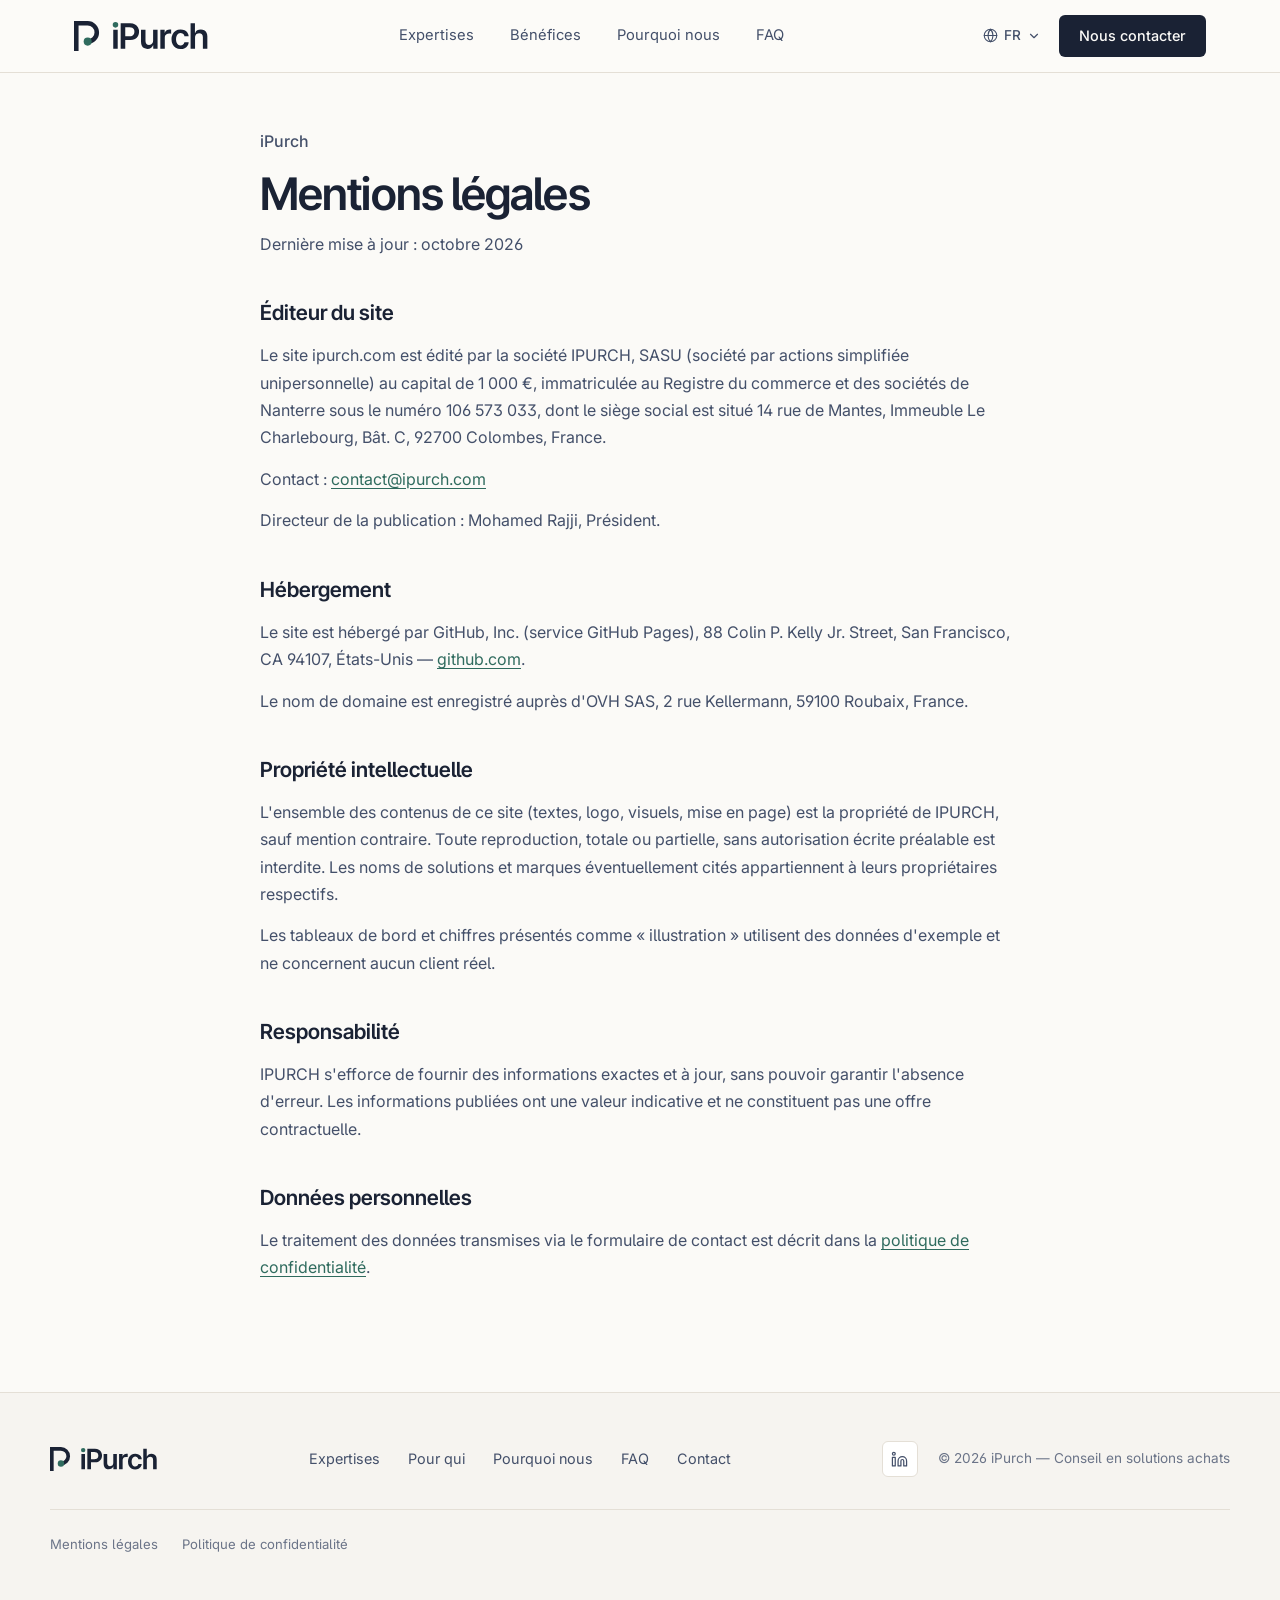
<file: mentions-legales/index.html>
<!DOCTYPE html><html lang="fr" dir="ltr"><head><meta charSet="utf-8"/><meta name="viewport" content="width=device-width, initial-scale=1"/><link rel="preload" as="image" href="/logo-ipurch.svg"/><link rel="stylesheet" href="/_next/static/css/e1b783a7f90b0f6e.css" data-precedence="next"/><link rel="preload" as="script" fetchPriority="low" href="/_next/static/chunks/webpack-db0a529a99835594.js"/><script src="/_next/static/chunks/4bd1b696-1aecb718b7a33d29.js" async=""></script><script src="/_next/static/chunks/517-3b5f5d968b87747b.js" async=""></script><script src="/_next/static/chunks/main-app-0bca6ce884f73577.js" async=""></script><script src="/_next/static/chunks/320-ba12ade865a0153c.js" async=""></script><script src="/_next/static/chunks/app/(fr)/mentions-legales/page-3a15f56f9e126732.js" async=""></script><link rel="preconnect" href="https://fonts.googleapis.com"/><link rel="preconnect" href="https://fonts.gstatic.com" crossorigin="anonymous"/><title>Mentions légales — iPurch</title><meta name="description" content="iPurch optimise, automatise et déploie vos process achats, de l&#x27;onboarding fournisseur au paiement. Conseil et intégration de solutions achats, réunis."/><meta name="keywords" content="conseil achats,solutions achats,e-procurement,automatisation achats,Source-to-Pay,Source-to-Contract,onboarding fournisseurs,gestion des contrats,optimisation process achats"/><link rel="canonical" href="https://ipurch.com/mentions-legales/"/><meta property="og:title" content="iPurch — Conseil en solutions achats"/><meta property="og:description" content="Optimisation, automatisation et intégration de vos process achats."/><meta property="og:url" content="https://ipurch.com/"/><meta property="og:locale" content="fr_FR"/><meta property="og:image" content="https://ipurch.com/og.png"/><meta property="og:image:width" content="1200"/><meta property="og:image:height" content="630"/><meta property="og:image:alt" content="iPurch — Conseil en solutions achats"/><meta property="og:type" content="website"/><meta name="twitter:card" content="summary_large_image"/><meta name="twitter:title" content="iPurch — Conseil en solutions achats"/><meta name="twitter:description" content="Optimisation, automatisation et intégration de vos process achats."/><meta name="twitter:image" content="https://ipurch.com/og.png"/><meta name="twitter:image:width" content="1200"/><meta name="twitter:image:height" content="630"/><meta name="twitter:image:alt" content="iPurch — Conseil en solutions achats"/><link rel="icon" href="/icon.svg" type="image/svg+xml"/><link rel="apple-touch-icon" href="/apple-icon.png"/><script>(function(){try{if(location.pathname!=='/')return;var h=location.hash,s=null;try{s=localStorage.getItem('ipurch-lang')}catch(e){}
if(s){if(s!=='fr'&&/^(en|es|ar)$/.test(s))location.replace('/'+s+'/'+h);return}
var ls=navigator.languages&&navigator.languages.length?navigator.languages:[navigator.language||''];
for(var i=0;i<ls.length;i++){var c=String(ls[i]).slice(0,2).toLowerCase();
if(c==='fr')return;if(c==='en'||c==='es'||c==='ar'){location.replace('/'+c+'/'+h);return}}
location.replace('/en/'+h)}catch(e){}})();</script><script type="application/ld+json">{"@context":"https://schema.org","@graph":[{"@type":"ProfessionalService","@id":"https://ipurch.com/#organization","name":"iPurch","legalName":"IPURCH","url":"https://ipurch.com","logo":"https://ipurch.com/apple-icon.png","image":"https://ipurch.com/og.png","email":"contact@ipurch.com","description":"iPurch optimise, automatise et déploie vos process achats, de l'onboarding fournisseur au paiement. Conseil et intégration de solutions achats, réunis.","address":{"@type":"PostalAddress","streetAddress":"14 rue de Mantes, Immeuble Le Charlebourg, Bât. C","addressLocality":"Colombes","postalCode":"92700","addressCountry":"FR"},"areaServed":["FR","EU","MA","ES","AE"],"knowsLanguage":["fr","en","es","ar"],"sameAs":["https://www.linkedin.com/company/146765426/"],"identifier":{"@type":"PropertyValue","propertyID":"SIREN","value":"106573033"}},{"@type":"WebSite","@id":"https://ipurch.com/#website","url":"https://ipurch.com/","name":"iPurch","inLanguage":"fr","publisher":{"@id":"https://ipurch.com/#organization"}}]}</script><link href="https://fonts.googleapis.com/css2?family=Inter+Tight:wght@400;500;600;700&amp;family=Inter:wght@400;500;600&amp;display=swap" rel="stylesheet"/><script src="/_next/static/chunks/polyfills-42372ed130431b0a.js" noModule=""></script></head><body class="font-sans"><nav class="fixed inset-x-0 top-0 z-50 transition-colors duration-300 border-b border-line bg-paper/90 backdrop-blur-sm"><div class="mx-auto flex h-[72px] max-w-[1180px] items-center justify-between gap-4 px-6"><a href="/" aria-label="iPurch, retour en haut de page" dir="ltr"><img src="/logo-ipurch.svg" alt="iPurch" width="136" height="30" class="block h-[26px] w-auto sm:h-[30px]"/></a><div class="hidden items-center gap-9 text-[0.92rem] transition-colors lg:flex text-ink-soft"><a href="/#expertises" class="transition-colors hover:text-ink">Expertises</a><a href="/#benefices" class="transition-colors hover:text-ink">Bénéfices</a><a href="/#pourquoi" class="transition-colors hover:text-ink">Pourquoi nous</a><a href="/#faq" class="transition-colors hover:text-ink">FAQ</a></div><div class="flex items-center gap-2"><div class="relative"><button type="button" aria-expanded="false" aria-haspopup="menu" aria-label="Langue : Français" class="flex items-center gap-1.5 rounded-md px-2.5 py-[9px] text-[0.85rem] font-medium transition-colors text-ink-soft hover:bg-paper-2"><svg xmlns="http://www.w3.org/2000/svg" width="15" height="15" viewBox="0 0 24 24" fill="none" stroke="currentColor" stroke-width="1.75" stroke-linecap="round" stroke-linejoin="round" class="lucide lucide-globe" aria-hidden="true"><circle cx="12" cy="12" r="10"></circle><path d="M12 2a14.5 14.5 0 0 0 0 20 14.5 14.5 0 0 0 0-20"></path><path d="M2 12h20"></path></svg>FR<svg xmlns="http://www.w3.org/2000/svg" width="14" height="14" viewBox="0 0 24 24" fill="none" stroke="currentColor" stroke-width="2" stroke-linecap="round" stroke-linejoin="round" class="lucide lucide-chevron-down transition-transform" aria-hidden="true"><path d="m6 9 6 6 6-6"></path></svg></button></div><a href="/#contact" class="whitespace-nowrap rounded-md px-4 py-[9px] text-[0.88rem] font-medium transition-colors sm:px-5 sm:text-[0.9rem] bg-ink text-paper hover:bg-pine">Nous contacter</a></div></div></nav><main class="px-6 pb-24 pt-[128px]"><article class="legal mx-auto max-w-[760px]"><p class="mb-4 text-[0.92rem] font-medium text-pine">iPurch</p><h1 class="mb-3 font-display text-[clamp(2rem,4vw,2.8rem)] font-semibold leading-[1.1] tracking-[-0.02em] text-ink">Mentions légales</h1><p class="mb-12 text-[0.9rem] text-mute">Dernière mise à jour : <!-- -->octobre 2026</p><h2>Éditeur du site</h2><p>Le site <!-- -->ipurch.com<!-- --> est édité par la société <!-- -->IPURCH<!-- -->, <!-- -->SASU (société par actions simplifiée unipersonnelle)<!-- --> au capital de <!-- -->1 000 €<!-- -->, immatriculée au Registre du commerce et des sociétés de <!-- -->Nanterre<!-- --> sous le numéro <!-- -->106 573 033<!-- -->, dont le siège social est situé <!-- -->14 rue de Mantes, Immeuble Le Charlebourg, Bât. C<!-- -->, <!-- -->92700<!-- --> <!-- -->Colombes<!-- -->, France.</p><p>Contact : <a href="mailto:contact@ipurch.com">contact@ipurch.com</a></p><p>Directeur de la publication : <!-- -->Mohamed Rajji<!-- -->, Président.</p><h2>Hébergement</h2><p>Le site est hébergé par GitHub, Inc. (service GitHub Pages), 88 Colin P. Kelly Jr. Street, San Francisco, CA 94107, États-Unis — <a href="https://github.com" rel="noopener noreferrer">github.com</a>.</p><p>Le nom de domaine est enregistré auprès d&#x27;OVH SAS, 2 rue Kellermann, 59100 Roubaix, France.</p><h2>Propriété intellectuelle</h2><p>L&#x27;ensemble des contenus de ce site (textes, logo, visuels, mise en page) est la propriété de <!-- -->IPURCH<!-- -->, sauf mention contraire. Toute reproduction, totale ou partielle, sans autorisation écrite préalable est interdite. Les noms de solutions et marques éventuellement cités appartiennent à leurs propriétaires respectifs.</p><p>Les tableaux de bord et chiffres présentés comme « illustration » utilisent des données d&#x27;exemple et ne concernent aucun client réel.</p><h2>Responsabilité</h2><p>IPURCH<!-- --> s&#x27;efforce de fournir des informations exactes et à jour, sans pouvoir garantir l&#x27;absence d&#x27;erreur. Les informations publiées ont une valeur indicative et ne constituent pas une offre contractuelle.</p><h2>Données personnelles</h2><p>Le traitement des données transmises via le formulaire de contact est décrit dans la<!-- --> <a href="/confidentialite/">politique de confidentialité</a>.</p></article></main><footer class="border-t border-line bg-paper-2/50 px-6 py-12"><div class="mx-auto flex max-w-[1180px] flex-col gap-6 sm:flex-row sm:items-center sm:justify-between"><a href="/" aria-label="iPurch, retour en haut de page"><img src="/logo-ipurch.svg" alt="iPurch" width="109" height="24" class="block h-[24px] w-auto"/></a><div class="flex flex-wrap gap-x-7 gap-y-2 text-[0.9rem] text-ink-soft"><a href="/#expertises" class="transition-colors hover:text-pine">Expertises</a><a href="/#pour-qui" class="transition-colors hover:text-pine">Pour qui</a><a href="/#pourquoi" class="transition-colors hover:text-pine">Pourquoi nous</a><a href="/#faq" class="transition-colors hover:text-pine">FAQ</a><a href="/#contact" class="transition-colors hover:text-pine">Contact</a></div><div class="flex items-center gap-5"><a href="https://www.linkedin.com/company/146765426/" target="_blank" rel="noopener noreferrer" aria-label="LinkedIn iPurch" class="grid h-9 w-9 place-items-center rounded-md border border-line bg-white text-ink-soft transition-colors hover:border-pine hover:bg-pine hover:text-white"><svg xmlns="http://www.w3.org/2000/svg" width="17" height="17" viewBox="0 0 24 24" fill="none" stroke="currentColor" stroke-width="1.75" stroke-linecap="round" stroke-linejoin="round" class="lucide lucide-linkedin" aria-hidden="true"><path d="M16 8a6 6 0 0 1 6 6v7h-4v-7a2 2 0 0 0-2-2 2 2 0 0 0-2 2v7h-4v-7a6 6 0 0 1 6-6z"></path><rect width="4" height="12" x="2" y="9"></rect><circle cx="4" cy="4" r="2"></circle></svg></a><span class="text-[0.85rem] text-mute">© 2026 iPurch — Conseil en solutions achats</span></div></div><div class="mx-auto mt-8 flex max-w-[1180px] flex-wrap gap-x-6 gap-y-2 border-t border-line pt-6 text-[0.82rem] text-mute"><a href="/mentions-legales/" class="hover:text-pine">Mentions légales</a><a href="/confidentialite/" class="hover:text-pine">Politique de confidentialité</a></div><div class="hidden"></div></footer><script src="/_next/static/chunks/webpack-db0a529a99835594.js" async=""></script><script>(self.__next_f=self.__next_f||[]).push([0])</script><script>self.__next_f.push([1,"1:\"$Sreact.fragment\"\n2:I[5244,[],\"\"]\n3:I[3866,[],\"\"]\n4:I[9320,[\"320\",\"static/chunks/320-ba12ade865a0153c.js\",\"62\",\"static/chunks/app/(fr)/mentions-legales/page-3a15f56f9e126732.js\"],\"default\"]\n5:I[6213,[],\"OutletBoundary\"]\n7:I[6213,[],\"MetadataBoundary\"]\n9:I[6213,[],\"ViewportBoundary\"]\nb:I[4835,[],\"\"]\n:HL[\"/_next/static/css/e1b783a7f90b0f6e.css\",\"style\"]\n"])</script><script>self.__next_f.push([1,"0:{\"P\":null,\"b\":\"O23rB7PH0CayOs2MZN6x0\",\"p\":\"\",\"c\":[\"\",\"mentions-legales\",\"\"],\"i\":false,\"f\":[[[\"\",{\"children\":[\"(fr)\",{\"children\":[\"mentions-legales\",{\"children\":[\"__PAGE__\",{}]}]},\"$undefined\",\"$undefined\",true]}],[\"\",[\"$\",\"$1\",\"c\",{\"children\":[null,[\"$\",\"$L2\",null,{\"parallelRouterKey\":\"children\",\"segmentPath\":[\"children\"],\"error\":\"$undefined\",\"errorStyles\":\"$undefined\",\"errorScripts\":\"$undefined\",\"template\":[\"$\",\"$L3\",null,{}],\"templateStyles\":\"$undefined\",\"templateScripts\":\"$undefined\",\"notFound\":[[],[[\"$\",\"title\",null,{\"children\":\"404: This page could not be found.\"}],[\"$\",\"div\",null,{\"style\":{\"fontFamily\":\"system-ui,\\\"Segoe UI\\\",Roboto,Helvetica,Arial,sans-serif,\\\"Apple Color Emoji\\\",\\\"Segoe UI Emoji\\\"\",\"height\":\"100vh\",\"textAlign\":\"center\",\"display\":\"flex\",\"flexDirection\":\"column\",\"alignItems\":\"center\",\"justifyContent\":\"center\"},\"children\":[\"$\",\"div\",null,{\"children\":[[\"$\",\"style\",null,{\"dangerouslySetInnerHTML\":{\"__html\":\"body{color:#000;background:#fff;margin:0}.next-error-h1{border-right:1px solid rgba(0,0,0,.3)}@media (prefers-color-scheme:dark){body{color:#fff;background:#000}.next-error-h1{border-right:1px solid rgba(255,255,255,.3)}}\"}}],[\"$\",\"h1\",null,{\"className\":\"next-error-h1\",\"style\":{\"display\":\"inline-block\",\"margin\":\"0 20px 0 0\",\"padding\":\"0 23px 0 0\",\"fontSize\":24,\"fontWeight\":500,\"verticalAlign\":\"top\",\"lineHeight\":\"49px\"},\"children\":404}],[\"$\",\"div\",null,{\"style\":{\"display\":\"inline-block\"},\"children\":[\"$\",\"h2\",null,{\"style\":{\"fontSize\":14,\"fontWeight\":400,\"lineHeight\":\"49px\",\"margin\":0},\"children\":\"This page could not be found.\"}]}]]}]}]]],\"forbidden\":\"$undefined\",\"unauthorized\":\"$undefined\"}]]}],{\"children\":[\"(fr)\",[\"$\",\"$1\",\"c\",{\"children\":[[[\"$\",\"link\",\"0\",{\"rel\":\"stylesheet\",\"href\":\"/_next/static/css/e1b783a7f90b0f6e.css\",\"precedence\":\"next\",\"crossOrigin\":\"$undefined\",\"nonce\":\"$undefined\"}]],[\"$\",\"html\",null,{\"lang\":\"fr\",\"dir\":\"ltr\",\"children\":[[\"$\",\"head\",null,{\"children\":[[\"$\",\"script\",null,{\"dangerouslySetInnerHTML\":{\"__html\":\"(function(){try{if(location.pathname!=='/')return;var h=location.hash,s=null;try{s=localStorage.getItem('ipurch-lang')}catch(e){}\\nif(s){if(s!=='fr'\u0026\u0026/^(en|es|ar)$/.test(s))location.replace('/'+s+'/'+h);return}\\nvar ls=navigator.languages\u0026\u0026navigator.languages.length?navigator.languages:[navigator.language||''];\\nfor(var i=0;i\u003cls.length;i++){var c=String(ls[i]).slice(0,2).toLowerCase();\\nif(c==='fr')return;if(c==='en'||c==='es'||c==='ar'){location.replace('/'+c+'/'+h);return}}\\nlocation.replace('/en/'+h)}catch(e){}})();\"}}],[\"$\",\"script\",null,{\"type\":\"application/ld+json\",\"dangerouslySetInnerHTML\":{\"__html\":\"{\\\"@context\\\":\\\"https://schema.org\\\",\\\"@graph\\\":[{\\\"@type\\\":\\\"ProfessionalService\\\",\\\"@id\\\":\\\"https://ipurch.com/#organization\\\",\\\"name\\\":\\\"iPurch\\\",\\\"legalName\\\":\\\"IPURCH\\\",\\\"url\\\":\\\"https://ipurch.com\\\",\\\"logo\\\":\\\"https://ipurch.com/apple-icon.png\\\",\\\"image\\\":\\\"https://ipurch.com/og.png\\\",\\\"email\\\":\\\"contact@ipurch.com\\\",\\\"description\\\":\\\"iPurch optimise, automatise et déploie vos process achats, de l'onboarding fournisseur au paiement. Conseil et intégration de solutions achats, réunis.\\\",\\\"address\\\":{\\\"@type\\\":\\\"PostalAddress\\\",\\\"streetAddress\\\":\\\"14 rue de Mantes, Immeuble Le Charlebourg, Bât. C\\\",\\\"addressLocality\\\":\\\"Colombes\\\",\\\"postalCode\\\":\\\"92700\\\",\\\"addressCountry\\\":\\\"FR\\\"},\\\"areaServed\\\":[\\\"FR\\\",\\\"EU\\\",\\\"MA\\\",\\\"ES\\\",\\\"AE\\\"],\\\"knowsLanguage\\\":[\\\"fr\\\",\\\"en\\\",\\\"es\\\",\\\"ar\\\"],\\\"sameAs\\\":[\\\"https://www.linkedin.com/company/146765426/\\\"],\\\"identifier\\\":{\\\"@type\\\":\\\"PropertyValue\\\",\\\"propertyID\\\":\\\"SIREN\\\",\\\"value\\\":\\\"106573033\\\"}},{\\\"@type\\\":\\\"WebSite\\\",\\\"@id\\\":\\\"https://ipurch.com/#website\\\",\\\"url\\\":\\\"https://ipurch.com/\\\",\\\"name\\\":\\\"iPurch\\\",\\\"inLanguage\\\":\\\"fr\\\",\\\"publisher\\\":{\\\"@id\\\":\\\"https://ipurch.com/#organization\\\"}}]}\"}}],[\"$\",\"link\",null,{\"rel\":\"preconnect\",\"href\":\"https://fonts.googleapis.com\"}],[\"$\",\"link\",null,{\"rel\":\"preconnect\",\"href\":\"https://fonts.gstatic.com\",\"crossOrigin\":\"anonymous\"}],[\"$\",\"link\",null,{\"href\":\"https://fonts.googleapis.com/css2?family=Inter+Tight:wght@400;500;600;700\u0026family=Inter:wght@400;500;600\u0026display=swap\",\"rel\":\"stylesheet\"}]]}],[\"$\",\"body\",null,{\"className\":\"font-sans\",\"children\":[\"$\",\"$L2\",null,{\"parallelRouterKey\":\"children\",\"segmentPath\":[\"children\",\"(fr)\",\"children\"],\"error\":\"$undefined\",\"errorStyles\":\"$undefined\",\"errorScripts\":\"$undefined\",\"template\":[\"$\",\"$L3\",null,{}],\"templateStyles\":\"$undefined\",\"templateScripts\":\"$undefined\",\"notFound\":[[],[[\"$\",\"title\",null,{\"children\":\"404: This page could not be found.\"}],[\"$\",\"div\",null,{\"style\":\"$0:f:0:1:1:props:children:1:props:notFound:1:1:props:style\",\"children\":[\"$\",\"div\",null,{\"children\":[[\"$\",\"style\",null,{\"dangerouslySetInnerHTML\":{\"__html\":\"body{color:#000;background:#fff;margin:0}.next-error-h1{border-right:1px solid rgba(0,0,0,.3)}@media (prefers-color-scheme:dark){body{color:#fff;background:#000}.next-error-h1{border-right:1px solid rgba(255,255,255,.3)}}\"}}],[\"$\",\"h1\",null,{\"className\":\"next-error-h1\",\"style\":\"$0:f:0:1:1:props:children:1:props:notFound:1:1:props:children:props:children:1:props:style\",\"children\":404}],[\"$\",\"div\",null,{\"style\":\"$0:f:0:1:1:props:children:1:props:notFound:1:1:props:children:props:children:2:props:style\",\"children\":[\"$\",\"h2\",null,{\"style\":\"$0:f:0:1:1:props:children:1:props:notFound:1:1:props:children:props:children:2:props:children:props:style\",\"children\":\"This page could not be found.\"}]}]]}]}]]],\"forbidden\":\"$undefined\",\"unauthorized\":\"$undefined\"}]}]]}]]}],{\"children\":[\"mentions-legales\",[\"$\",\"$1\",\"c\",{\"children\":[null,[\"$\",\"$L2\",null,{\"parallelRouterKey\":\"children\",\"segmentPath\":[\"children\",\"(fr)\",\"children\",\"mentions-legales\",\"children\"],\"error\":\"$undefined\",\"errorStyles\":\"$undefined\",\"errorScripts\":\"$undefined\",\"template\":[\"$\",\"$L3\",null,{}],\"templateStyles\":\"$undefined\",\"templateScripts\":\"$undefined\",\"notFound\":\"$undefined\",\"forbidden\":\"$undefined\",\"unauthorized\":\"$undefined\"}]]}],{\"children\":[\"__PAGE__\",[\"$\",\"$1\",\"c\",{\"children\":[[[\"$\",\"$L4\",null,{\"t\":{\"links\":[{\"href\":\"/#expertises\",\"label\":\"Expertises\"},{\"href\":\"/#benefices\",\"label\":\"Bénéfices\"},{\"href\":\"/#pourquoi\",\"label\":\"Pourquoi nous\"},{\"href\":\"/#faq\",\"label\":\"FAQ\"}],\"contact\":\"Nous contacter\",\"home\":\"iPurch, retour en haut de page\",\"language\":\"Langue\"},\"lang\":\"fr\",\"solid\":true}],[\"$\",\"main\",null,{\"className\":\"px-6 pb-24 pt-[128px]\",\"children\":[\"$\",\"article\",null,{\"className\":\"legal mx-auto max-w-[760px]\",\"children\":[[\"$\",\"p\",null,{\"className\":\"mb-4 text-[0.92rem] font-medium text-pine\",\"children\":\"iPurch\"}],[\"$\",\"h1\",null,{\"className\":\"mb-3 font-display text-[clamp(2rem,4vw,2.8rem)] font-semibold leading-[1.1] tracking-[-0.02em] text-ink\",\"children\":\"Mentions légales\"}],[\"$\",\"p\",null,{\"className\":\"mb-12 text-[0.9rem] text-mute\",\"children\":[\"Dernière mise à jour : \",\"octobre 2026\"]}],[[\"$\",\"h2\",null,{\"children\":\"Éditeur du site\"}],[\"$\",\"p\",null,{\"children\":[\"Le site \",\"ipurch.com\",\" est édité par la société \",\"IPURCH\",\", \",\"SASU (société par actions simplifiée unipersonnelle)\",\" au capital de \",\"1 000 €\",\", immatriculée au Registre du commerce et des sociétés de \",\"Nanterre\",\" sous le numéro \",\"106 573 033\",\", dont le siège social est situé \",\"14 rue de Mantes, Immeuble Le Charlebourg, Bât. C\",\", \",\"92700\",\" \",\"Colombes\",\", France.\"]}],[\"$\",\"p\",null,{\"children\":[\"Contact : \",[\"$\",\"a\",null,{\"href\":\"mailto:contact@ipurch.com\",\"children\":\"contact@ipurch.com\"}]]}],[\"$\",\"p\",null,{\"children\":[\"Directeur de la publication : \",\"Mohamed Rajji\",\", Président.\"]}],[\"$\",\"h2\",null,{\"children\":\"Hébergement\"}],[\"$\",\"p\",null,{\"children\":[\"Le site est hébergé par GitHub, Inc. (service GitHub Pages), 88 Colin P. Kelly Jr. Street, San Francisco, CA 94107, États-Unis — \",[\"$\",\"a\",null,{\"href\":\"https://github.com\",\"rel\":\"noopener noreferrer\",\"children\":\"github.com\"}],\".\"]}],[\"$\",\"p\",null,{\"children\":\"Le nom de domaine est enregistré auprès d'OVH SAS, 2 rue Kellermann, 59100 Roubaix, France.\"}],[\"$\",\"h2\",null,{\"children\":\"Propriété intellectuelle\"}],[\"$\",\"p\",null,{\"children\":[\"L'ensemble des contenus de ce site (textes, logo, visuels, mise en page) est la propriété de \",\"IPURCH\",\", sauf mention contraire. Toute reproduction, totale ou partielle, sans autorisation écrite préalable est interdite. Les noms de solutions et marques éventuellement cités appartiennent à leurs propriétaires respectifs.\"]}],[\"$\",\"p\",null,{\"children\":\"Les tableaux de bord et chiffres présentés comme « illustration » utilisent des données d'exemple et ne concernent aucun client réel.\"}],[\"$\",\"h2\",null,{\"children\":\"Responsabilité\"}],[\"$\",\"p\",null,{\"children\":[\"IPURCH\",\" s'efforce de fournir des informations exactes et à jour, sans pouvoir garantir l'absence d'erreur. Les informations publiées ont une valeur indicative et ne constituent pas une offre contractuelle.\"]}],[\"$\",\"h2\",null,{\"children\":\"Données personnelles\"}],[\"$\",\"p\",null,{\"children\":[\"Le traitement des données transmises via le formulaire de contact est décrit dans la\",\" \",[\"$\",\"a\",null,{\"href\":\"/confidentialite/\",\"children\":\"politique de confidentialité\"}],\".\"]}]]]}]}],[\"$\",\"footer\",null,{\"className\":\"border-t border-line bg-paper-2/50 px-6 py-12\",\"children\":[[\"$\",\"div\",null,{\"className\":\"mx-auto flex max-w-[1180px] flex-col gap-6 sm:flex-row sm:items-center sm:justify-between\",\"children\":[[\"$\",\"a\",null,{\"href\":\"/\",\"aria-label\":\"iPurch, retour en haut de page\",\"children\":[\"$\",\"img\",null,{\"src\":\"/logo-ipurch.svg\",\"alt\":\"iPurch\",\"width\":109,\"height\":24,\"className\":\"block h-[24px] w-auto\"}]}],[\"$\",\"div\",null,{\"className\":\"flex flex-wrap gap-x-7 gap-y-2 text-[0.9rem] text-ink-soft\",\"children\":[[\"$\",\"a\",\"/#expertises\",{\"href\":\"/#expertises\",\"className\":\"transition-colors hover:text-pine\",\"children\":\"Expertises\"}],[\"$\",\"a\",\"/#pour-qui\",{\"href\":\"/#pour-qui\",\"className\":\"transition-colors hover:text-pine\",\"children\":\"Pour qui\"}],[\"$\",\"a\",\"/#pourquoi\",{\"href\":\"/#pourquoi\",\"className\":\"transition-colors hover:text-pine\",\"children\":\"Pourquoi nous\"}],[\"$\",\"a\",\"/#faq\",{\"href\":\"/#faq\",\"className\":\"transition-colors hover:text-pine\",\"children\":\"FAQ\"}],[\"$\",\"a\",\"/#contact\",{\"href\":\"/#contact\",\"className\":\"transition-colors hover:text-pine\",\"children\":\"Contact\"}]]}],[\"$\",\"div\",null,{\"className\":\"flex items-center gap-5\",\"children\":[[\"$\",\"a\",null,{\"href\":\"https://www.linkedin.com/company/146765426/\",\"target\":\"_blank\",\"rel\":\"noopener noreferrer\",\"aria-label\":\"LinkedIn iPurch\",\"className\":\"grid h-9 w-9 place-items-center rounded-md border border-line bg-white text-ink-soft transition-colors hover:border-pine hover:bg-pine hover:text-white\",\"children\":[\"$\",\"svg\",null,{\"ref\":\"$undefined\",\"xmlns\":\"http://www.w3.org/2000/svg\",\"width\":17,\"height\":17,\"viewBox\":\"0 0 24 24\",\"fill\":\"none\",\"stroke\":\"currentColor\",\"strokeWidth\":1.75,\"strokeLinecap\":\"round\",\"strokeLinejoin\":\"round\",\"className\":\"lucide lucide-linkedin\",\"aria-hidden\":true,\"children\":[[\"$\",\"path\",\"c2jq9f\",{\"d\":\"M16 8a6 6 0 0 1 6 6v7h-4v-7a2 2 0 0 0-2-2 2 2 0 0 0-2 2v7h-4v-7a6 6 0 0 1 6-6z\"}],[\"$\",\"rect\",\"mk3on5\",{\"width\":\"4\",\"height\":\"12\",\"x\":\"2\",\"y\":\"9\"}],[\"$\",\"circle\",\"bt5ra8\",{\"cx\":\"4\",\"cy\":\"4\",\"r\":\"2\"}],\"$undefined\"]}]}],[\"$\",\"span\",null,{\"className\":\"text-[0.85rem] text-mute\",\"children\":\"© 2026 iPurch — Conseil en solutions achats\"}]]}]]}],[\"$\",\"div\",null,{\"className\":\"mx-auto mt-8 flex max-w-[1180px] flex-wrap gap-x-6 gap-y-2 border-t border-line pt-6 text-[0.82rem] text-mute\",\"children\":[[\"$\",\"a\",null,{\"href\":\"/mentions-legales/\",\"className\":\"hover:text-pine\",\"children\":\"Mentions légales\"}],[\"$\",\"a\",null,{\"href\":\"/confidentialite/\",\"className\":\"hover:text-pine\",\"children\":\"Politique de confidentialité\"}]]}],[\"$\",\"div\",null,{\"className\":\"hidden\"}]]}]],null,[\"$\",\"$L5\",null,{\"children\":\"$L6\"}]]}],{},null,false]},null,false]},null,false]},null,false],[\"$\",\"$1\",\"h\",{\"children\":[null,[\"$\",\"$1\",\"27aPfAA2Dg_J80y8ikVrm\",{\"children\":[[\"$\",\"$L7\",null,{\"children\":\"$L8\"}],[\"$\",\"$L9\",null,{\"children\":\"$La\"}],null]}]]}],false]],\"m\":\"$undefined\",\"G\":[\"$b\",\"$undefined\"],\"s\":false,\"S\":true}\n"])</script><script>self.__next_f.push([1,"a:[[\"$\",\"meta\",\"0\",{\"name\":\"viewport\",\"content\":\"width=device-width, initial-scale=1\"}]]\n"])</script><script>self.__next_f.push([1,"8:[[\"$\",\"meta\",\"0\",{\"charSet\":\"utf-8\"}],[\"$\",\"title\",\"1\",{\"children\":\"Mentions légales — iPurch\"}],[\"$\",\"meta\",\"2\",{\"name\":\"description\",\"content\":\"iPurch optimise, automatise et déploie vos process achats, de l'onboarding fournisseur au paiement. Conseil et intégration de solutions achats, réunis.\"}],[\"$\",\"meta\",\"3\",{\"name\":\"keywords\",\"content\":\"conseil achats,solutions achats,e-procurement,automatisation achats,Source-to-Pay,Source-to-Contract,onboarding fournisseurs,gestion des contrats,optimisation process achats\"}],[\"$\",\"link\",\"4\",{\"rel\":\"canonical\",\"href\":\"https://ipurch.com/mentions-legales/\"}],[\"$\",\"meta\",\"5\",{\"property\":\"og:title\",\"content\":\"iPurch — Conseil en solutions achats\"}],[\"$\",\"meta\",\"6\",{\"property\":\"og:description\",\"content\":\"Optimisation, automatisation et intégration de vos process achats.\"}],[\"$\",\"meta\",\"7\",{\"property\":\"og:url\",\"content\":\"https://ipurch.com/\"}],[\"$\",\"meta\",\"8\",{\"property\":\"og:locale\",\"content\":\"fr_FR\"}],[\"$\",\"meta\",\"9\",{\"property\":\"og:image\",\"content\":\"https://ipurch.com/og.png\"}],[\"$\",\"meta\",\"10\",{\"property\":\"og:image:width\",\"content\":\"1200\"}],[\"$\",\"meta\",\"11\",{\"property\":\"og:image:height\",\"content\":\"630\"}],[\"$\",\"meta\",\"12\",{\"property\":\"og:image:alt\",\"content\":\"iPurch — Conseil en solutions achats\"}],[\"$\",\"meta\",\"13\",{\"property\":\"og:type\",\"content\":\"website\"}],[\"$\",\"meta\",\"14\",{\"name\":\"twitter:card\",\"content\":\"summary_large_image\"}],[\"$\",\"meta\",\"15\",{\"name\":\"twitter:title\",\"content\":\"iPurch — Conseil en solutions achats\"}],[\"$\",\"meta\",\"16\",{\"name\":\"twitter:description\",\"content\":\"Optimisation, automatisation et intégration de vos process achats.\"}],[\"$\",\"meta\",\"17\",{\"name\":\"twitter:image\",\"content\":\"https://ipurch.com/og.png\"}],[\"$\",\"meta\",\"18\",{\"name\":\"twitter:image:width\",\"content\":\"1200\"}],[\"$\",\"meta\",\"19\",{\"name\":\"twitter:image:height\",\"content\":\"630\"}],[\"$\",\"meta\",\"20\",{\"name\":\"twitter:image:alt\",\"content\":\"iPurch — Conseil en solutions achats\"}],[\"$\",\"link\",\"21\",{\"rel\":\"icon\",\"href\":\"/icon.svg\",\"type\":\"image/svg+xml\"}],[\"$\",\"link\",\"22\",{\"rel\":\"apple-touch-icon\",\"href\":\"/apple-icon.png\"}]]\n"])</script><script>self.__next_f.push([1,"6:null\n"])</script></body></html>
</file>
<file: _next/static/css/e1b783a7f90b0f6e.css>
*,:after,:before{--tw-border-spacing-x:0;--tw-border-spacing-y:0;--tw-translate-x:0;--tw-translate-y:0;--tw-rotate:0;--tw-skew-x:0;--tw-skew-y:0;--tw-scale-x:1;--tw-scale-y:1;--tw-pan-x: ;--tw-pan-y: ;--tw-pinch-zoom: ;--tw-scroll-snap-strictness:proximity;--tw-gradient-from-position: ;--tw-gradient-via-position: ;--tw-gradient-to-position: ;--tw-ordinal: ;--tw-slashed-zero: ;--tw-numeric-figure: ;--tw-numeric-spacing: ;--tw-numeric-fraction: ;--tw-ring-inset: ;--tw-ring-offset-width:0px;--tw-ring-offset-color:#fff;--tw-ring-color:rgba(59,130,246,.5);--tw-ring-offset-shadow:0 0 #0000;--tw-ring-shadow:0 0 #0000;--tw-shadow:0 0 #0000;--tw-shadow-colored:0 0 #0000;--tw-blur: ;--tw-brightness: ;--tw-contrast: ;--tw-grayscale: ;--tw-hue-rotate: ;--tw-invert: ;--tw-saturate: ;--tw-sepia: ;--tw-drop-shadow: ;--tw-backdrop-blur: ;--tw-backdrop-brightness: ;--tw-backdrop-contrast: ;--tw-backdrop-grayscale: ;--tw-backdrop-hue-rotate: ;--tw-backdrop-invert: ;--tw-backdrop-opacity: ;--tw-backdrop-saturate: ;--tw-backdrop-sepia: ;--tw-contain-size: ;--tw-contain-layout: ;--tw-contain-paint: ;--tw-contain-style: }::backdrop{--tw-border-spacing-x:0;--tw-border-spacing-y:0;--tw-translate-x:0;--tw-translate-y:0;--tw-rotate:0;--tw-skew-x:0;--tw-skew-y:0;--tw-scale-x:1;--tw-scale-y:1;--tw-pan-x: ;--tw-pan-y: ;--tw-pinch-zoom: ;--tw-scroll-snap-strictness:proximity;--tw-gradient-from-position: ;--tw-gradient-via-position: ;--tw-gradient-to-position: ;--tw-ordinal: ;--tw-slashed-zero: ;--tw-numeric-figure: ;--tw-numeric-spacing: ;--tw-numeric-fraction: ;--tw-ring-inset: ;--tw-ring-offset-width:0px;--tw-ring-offset-color:#fff;--tw-ring-color:rgba(59,130,246,.5);--tw-ring-offset-shadow:0 0 #0000;--tw-ring-shadow:0 0 #0000;--tw-shadow:0 0 #0000;--tw-shadow-colored:0 0 #0000;--tw-blur: ;--tw-brightness: ;--tw-contrast: ;--tw-grayscale: ;--tw-hue-rotate: ;--tw-invert: ;--tw-saturate: ;--tw-sepia: ;--tw-drop-shadow: ;--tw-backdrop-blur: ;--tw-backdrop-brightness: ;--tw-backdrop-contrast: ;--tw-backdrop-grayscale: ;--tw-backdrop-hue-rotate: ;--tw-backdrop-invert: ;--tw-backdrop-opacity: ;--tw-backdrop-saturate: ;--tw-backdrop-sepia: ;--tw-contain-size: ;--tw-contain-layout: ;--tw-contain-paint: ;--tw-contain-style: }/*
! tailwindcss v3.4.17 | MIT License | https://tailwindcss.com
*/*,:after,:before{box-sizing:border-box;border:0 solid #e5e7eb}:after,:before{--tw-content:""}:host,html{line-height:1.5;-webkit-text-size-adjust:100%;-moz-tab-size:4;-o-tab-size:4;tab-size:4;font-family:Inter,system-ui,sans-serif;font-feature-settings:normal;font-variation-settings:normal;-webkit-tap-highlight-color:transparent}body{margin:0;line-height:inherit}hr{height:0;color:inherit;border-top-width:1px}abbr:where([title]){-webkit-text-decoration:underline dotted;text-decoration:underline dotted}h1,h2,h3,h4,h5,h6{font-size:inherit;font-weight:inherit}a{color:inherit;text-decoration:inherit}b,strong{font-weight:bolder}code,kbd,pre,samp{font-family:ui-monospace,SFMono-Regular,Menlo,Monaco,Consolas,Liberation Mono,Courier New,monospace;font-feature-settings:normal;font-variation-settings:normal;font-size:1em}small{font-size:80%}sub,sup{font-size:75%;line-height:0;position:relative;vertical-align:baseline}sub{bottom:-.25em}sup{top:-.5em}table{text-indent:0;border-color:inherit;border-collapse:collapse}button,input,optgroup,select,textarea{font-family:inherit;font-feature-settings:inherit;font-variation-settings:inherit;font-size:100%;font-weight:inherit;line-height:inherit;letter-spacing:inherit;color:inherit;margin:0;padding:0}button,select{text-transform:none}button,input:where([type=button]),input:where([type=reset]),input:where([type=submit]){-webkit-appearance:button;background-color:transparent;background-image:none}:-moz-focusring{outline:auto}:-moz-ui-invalid{box-shadow:none}progress{vertical-align:baseline}::-webkit-inner-spin-button,::-webkit-outer-spin-button{height:auto}[type=search]{-webkit-appearance:textfield;outline-offset:-2px}::-webkit-search-decoration{-webkit-appearance:none}::-webkit-file-upload-button{-webkit-appearance:button;font:inherit}summary{display:list-item}blockquote,dd,dl,figure,h1,h2,h3,h4,h5,h6,hr,p,pre{margin:0}fieldset{margin:0}fieldset,legend{padding:0}menu,ol,ul{list-style:none;margin:0;padding:0}dialog{padding:0}textarea{resize:vertical}input::-moz-placeholder,textarea::-moz-placeholder{opacity:1;color:#9ca3af}input::placeholder,textarea::placeholder{opacity:1;color:#9ca3af}[role=button],button{cursor:pointer}:disabled{cursor:default}audio,canvas,embed,iframe,img,object,svg,video{display:block;vertical-align:middle}img,video{max-width:100%;height:auto}[hidden]:where(:not([hidden=until-found])){display:none}.pointer-events-none{pointer-events:none}.invisible{visibility:hidden}.fixed{position:fixed}.absolute{position:absolute}.relative{position:relative}.inset-0{inset:0}.inset-\[-5px\]{inset:-5px}.inset-x-0{left:0;right:0}.inset-y-0{top:0;bottom:0}.-bottom-9{bottom:-2.25rem}.-start-8{inset-inline-start:-2rem}.end-0{inset-inline-end:0}.end-\[6\%\]{inset-inline-end:6%}.left-1\/2{left:50%}.right-\[-10\%\]{right:-10%}.start-0{inset-inline-start:0}.start-\[14px\]{inset-inline-start:14px}.top-0{top:0}.top-\[13px\]{top:13px}.top-\[8\%\]{top:8%}.top-\[calc\(100\%\+6px\)\]{top:calc(100% + 6px)}.z-50{z-index:50}.z-\[1\]{z-index:1}.mx-5{margin-left:1.25rem;margin-right:1.25rem}.mx-auto{margin-left:auto;margin-right:auto}.mb-1{margin-bottom:.25rem}.mb-12{margin-bottom:3rem}.mb-14{margin-bottom:3.5rem}.mb-2{margin-bottom:.5rem}.mb-2\.5{margin-bottom:.625rem}.mb-3{margin-bottom:.75rem}.mb-4{margin-bottom:1rem}.mb-5{margin-bottom:1.25rem}.mb-6{margin-bottom:1.5rem}.mb-8{margin-bottom:2rem}.mb-9{margin-bottom:2.25rem}.ms-3{margin-inline-start:.75rem}.ms-6{margin-inline-start:1.5rem}.mt-1{margin-top:.25rem}.mt-1\.5{margin-top:.375rem}.mt-12{margin-top:3rem}.mt-14{margin-top:3.5rem}.mt-2{margin-top:.5rem}.mt-4{margin-top:1rem}.mt-5{margin-top:1.25rem}.mt-6{margin-top:1.5rem}.mt-8{margin-top:2rem}.block{display:block}.inline-block{display:inline-block}.flex{display:flex}.inline-flex{display:inline-flex}.table{display:table}.grid{display:grid}.hidden{display:none}.h-1\.5{height:.375rem}.h-10{height:2.5rem}.h-2\.5{height:.625rem}.h-20{height:5rem}.h-6{height:1.5rem}.h-7{height:1.75rem}.h-8{height:2rem}.h-9{height:2.25rem}.h-\[115\%\]{height:115%}.h-\[24px\]{height:24px}.h-\[26px\]{height:26px}.h-\[2px\]{height:2px}.h-\[3px\]{height:3px}.h-\[420px\]{height:420px}.h-\[560px\]{height:560px}.h-\[72px\]{height:72px}.h-\[clamp\(560px\2c 82vh\2c 780px\)\]{height:clamp(560px,82vh,780px)}.h-\[var\(--H\)\]{height:var(--H)}.h-full{height:100%}.h-px{height:1px}.min-h-\[190px\]{min-height:190px}.w-1\.5{width:.375rem}.w-10{width:2.5rem}.w-14{width:3.5rem}.w-2\.5{width:.625rem}.w-6{width:1.5rem}.w-7{width:1.75rem}.w-8{width:2rem}.w-9{width:2.25rem}.w-\[285px\]{width:285px}.w-\[560px\]{width:560px}.w-\[900px\]{width:900px}.w-\[var\(--W\)\]{width:var(--W)}.w-auto{width:auto}.w-fit{width:-moz-fit-content;width:fit-content}.w-full{width:100%}.min-w-0{min-width:0}.min-w-\[170px\]{min-width:170px}.max-w-\[1180px\]{max-width:1180px}.max-w-\[19ch\]{max-width:19ch}.max-w-\[40ch\]{max-width:40ch}.max-w-\[42ch\]{max-width:42ch}.max-w-\[44ch\]{max-width:44ch}.max-w-\[46ch\]{max-width:46ch}.max-w-\[52ch\]{max-width:52ch}.max-w-\[560px\]{max-width:560px}.max-w-\[600px\]{max-width:600px}.max-w-\[640px\]{max-width:640px}.max-w-\[64ch\]{max-width:64ch}.max-w-\[760px\]{max-width:760px}.flex-1{flex:1 1 0%}.shrink-0{flex-shrink:0}.-translate-x-1\/2{--tw-translate-x:-50%}.-translate-x-1\/2,.rotate-180{transform:translate(var(--tw-translate-x),var(--tw-translate-y)) rotate(var(--tw-rotate)) skewX(var(--tw-skew-x)) skewY(var(--tw-skew-y)) scaleX(var(--tw-scale-x)) scaleY(var(--tw-scale-y))}.rotate-180{--tw-rotate:180deg}.rotate-45{--tw-rotate:45deg}.rotate-45,.transform{transform:translate(var(--tw-translate-x),var(--tw-translate-y)) rotate(var(--tw-rotate)) skewX(var(--tw-skew-x)) skewY(var(--tw-skew-y)) scaleX(var(--tw-scale-x)) scaleY(var(--tw-scale-y))}@keyframes ping{75%,to{transform:scale(2);opacity:0}}.animate-ping{animation:ping 1s cubic-bezier(0,0,.2,1) infinite}.grid-cols-1{grid-template-columns:repeat(1,minmax(0,1fr))}.grid-cols-3{grid-template-columns:repeat(3,minmax(0,1fr))}.grid-cols-7{grid-template-columns:repeat(7,minmax(0,1fr))}.grid-cols-\[auto_1fr\]{grid-template-columns:auto 1fr}.grid-cols-\[minmax\(0\2c 10\.5rem\)_1fr_auto\]{grid-template-columns:minmax(0,10.5rem) 1fr auto}.grid-rows-\[0fr\]{grid-template-rows:0fr}.grid-rows-\[1fr\]{grid-template-rows:1fr}.flex-col{flex-direction:column}.flex-wrap{flex-wrap:wrap}.place-items-center{place-items:center}.items-end{align-items:flex-end}.items-center{align-items:center}.justify-end{justify-content:flex-end}.justify-center{justify-content:center}.justify-between{justify-content:space-between}.gap-1\.5{gap:.375rem}.gap-14{gap:3.5rem}.gap-16{gap:4rem}.gap-2{gap:.5rem}.gap-2\.5{gap:.625rem}.gap-3{gap:.75rem}.gap-4{gap:1rem}.gap-5{gap:1.25rem}.gap-6{gap:1.5rem}.gap-7{gap:1.75rem}.gap-9{gap:2.25rem}.gap-px{gap:1px}.gap-x-0{-moz-column-gap:0;column-gap:0}.gap-x-10{-moz-column-gap:2.5rem;column-gap:2.5rem}.gap-x-12{-moz-column-gap:3rem;column-gap:3rem}.gap-x-6{-moz-column-gap:1.5rem;column-gap:1.5rem}.gap-x-7{-moz-column-gap:1.75rem;column-gap:1.75rem}.gap-x-9{-moz-column-gap:2.25rem;column-gap:2.25rem}.gap-y-10{row-gap:2.5rem}.gap-y-12{row-gap:3rem}.gap-y-2{row-gap:.5rem}.gap-y-3{row-gap:.75rem}.gap-y-8{row-gap:2rem}.gap-y-9{row-gap:2.25rem}.space-y-3\.5>:not([hidden])~:not([hidden]){--tw-space-y-reverse:0;margin-top:calc(.875rem * calc(1 - var(--tw-space-y-reverse)));margin-bottom:calc(.875rem * var(--tw-space-y-reverse))}.self-start{align-self:flex-start}.overflow-hidden{overflow:hidden}.overflow-visible{overflow:visible}.truncate{overflow:hidden;text-overflow:ellipsis}.truncate,.whitespace-nowrap{white-space:nowrap}.rounded{border-radius:.25rem}.rounded-full{border-radius:9999px}.rounded-lg{border-radius:.5rem}.rounded-md{border-radius:.375rem}.rounded-xl{border-radius:.75rem}.rounded-e{border-start-end-radius:.25rem;border-end-end-radius:.25rem}.border{border-width:1px}.border-2{border-width:2px}.border-y{border-top-width:1px}.border-b,.border-y{border-bottom-width:1px}.border-e{border-inline-end-width:1px}.border-t{border-top-width:1px}.border-t-2{border-top-width:2px}.border-line{--tw-border-opacity:1;border-color:rgb(228 223 214/var(--tw-border-opacity,1))}.border-line-strong{--tw-border-opacity:1;border-color:rgb(211 204 191/var(--tw-border-opacity,1))}.border-paper\/20{border-color:hsla(45,33%,98%,.2)}.border-paper\/70{border-color:hsla(45,33%,98%,.7)}.border-pine{--tw-border-opacity:1;border-color:rgb(47 107 94/var(--tw-border-opacity,1))}.border-pine\/40{border-color:rgba(47,107,94,.4)}.border-transparent{border-color:transparent}.border-white\/10{border-color:hsla(0,0%,100%,.1)}.bg-\[\#0A66C2\]{--tw-bg-opacity:1;background-color:rgb(10 102 194/var(--tw-bg-opacity,1))}.bg-\[\#5FBF9F\]{--tw-bg-opacity:1;background-color:rgb(95 191 159/var(--tw-bg-opacity,1))}.bg-\[\#E0B15C\]\/15{background-color:rgba(224,177,92,.15)}.bg-ink{background-color:rgb(26 34 52/var(--tw-bg-opacity,1))}.bg-ink,.bg-line{--tw-bg-opacity:1}.bg-line{background-color:rgb(228 223 214/var(--tw-bg-opacity,1))}.bg-line-strong{--tw-bg-opacity:1;background-color:rgb(211 204 191/var(--tw-bg-opacity,1))}.bg-paper{--tw-bg-opacity:1;background-color:rgb(251 250 247/var(--tw-bg-opacity,1))}.bg-paper-2{--tw-bg-opacity:1;background-color:rgb(242 239 233/var(--tw-bg-opacity,1))}.bg-paper-2\/50{background-color:hsla(40,26%,93%,.5)}.bg-paper-2\/60{background-color:hsla(40,26%,93%,.6)}.bg-paper\/20{background-color:hsla(45,33%,98%,.2)}.bg-paper\/90{background-color:hsla(45,33%,98%,.9)}.bg-pine{--tw-bg-opacity:1;background-color:rgb(47 107 94/var(--tw-bg-opacity,1))}.bg-pine-tint{--tw-bg-opacity:1;background-color:rgb(234 241 238/var(--tw-bg-opacity,1))}.bg-pine-tint\/60{background-color:rgba(234,241,238,.6)}.bg-white{--tw-bg-opacity:1;background-color:rgb(255 255 255/var(--tw-bg-opacity,1))}.bg-white\/70{background-color:hsla(0,0%,100%,.7)}.bg-white\/\[0\.04\]{background-color:hsla(0,0%,100%,.04)}.bg-white\/\[0\.06\]{background-color:hsla(0,0%,100%,.06)}.object-cover{-o-object-fit:cover;object-fit:cover}.object-\[50\%_40\%\]{-o-object-position:50% 40%;object-position:50% 40%}.p-6{padding:1.5rem}.p-7{padding:1.75rem}.p-8{padding:2rem}.px-2{padding-left:.5rem;padding-right:.5rem}.px-2\.5{padding-left:.625rem;padding-right:.625rem}.px-3{padding-left:.75rem;padding-right:.75rem}.px-4{padding-left:1rem;padding-right:1rem}.px-5{padding-left:1.25rem;padding-right:1.25rem}.px-6{padding-left:1.5rem;padding-right:1.5rem}.py-0\.5{padding-top:.125rem;padding-bottom:.125rem}.py-1{padding-top:.25rem;padding-bottom:.25rem}.py-12{padding-top:3rem;padding-bottom:3rem}.py-2{padding-top:.5rem;padding-bottom:.5rem}.py-2\.5{padding-top:.625rem;padding-bottom:.625rem}.py-24{padding-top:6rem;padding-bottom:6rem}.py-3{padding-top:.75rem;padding-bottom:.75rem}.py-4{padding-top:1rem;padding-bottom:1rem}.py-5{padding-top:1.25rem;padding-bottom:1.25rem}.py-6{padding-top:1.5rem;padding-bottom:1.5rem}.py-7{padding-top:1.75rem;padding-bottom:1.75rem}.py-8{padding-top:2rem;padding-bottom:2rem}.py-\[11px\]{padding-top:11px;padding-bottom:11px}.py-\[13px\]{padding-top:13px;padding-bottom:13px}.py-\[9px\]{padding-top:9px;padding-bottom:9px}.pb-1{padding-bottom:.25rem}.pb-12{padding-bottom:3rem}.pb-2{padding-bottom:.5rem}.pb-24{padding-bottom:6rem}.pb-3{padding-bottom:.75rem}.pb-6{padding-bottom:1.5rem}.pb-\[0\.08em\]{padding-bottom:.08em}.pb-\[calc\(var\(--OV\)\*0\.55\)\]{padding-bottom:calc(var(--OV) * .55)}.pe-6{padding-inline-end:1.5rem}.pt-20{padding-top:5rem}.pt-24{padding-top:6rem}.pt-4{padding-top:1rem}.pt-5{padding-top:1.25rem}.pt-6{padding-top:1.5rem}.pt-\[128px\]{padding-top:128px}.pt-\[calc\(var\(--OV\)\+36px\)\]{padding-top:calc(var(--OV) + 36px)}.text-start{text-align:start}.text-end{text-align:end}.align-bottom{vertical-align:bottom}.font-display{font-family:Inter Tight,system-ui,sans-serif}.font-mono{font-family:ui-monospace,SFMono-Regular,Menlo,Monaco,Consolas,Liberation Mono,Courier New,monospace}.text-\[0\.72rem\]{font-size:.72rem}.text-\[0\.74rem\]{font-size:.74rem}.text-\[0\.75rem\]{font-size:.75rem}.text-\[0\.78rem\]{font-size:.78rem}.text-\[0\.7rem\]{font-size:.7rem}.text-\[0\.82rem\]{font-size:.82rem}.text-\[0\.85rem\]{font-size:.85rem}.text-\[0\.86rem\]{font-size:.86rem}.text-\[0\.88rem\]{font-size:.88rem}.text-\[0\.8rem\]{font-size:.8rem}.text-\[0\.92rem\]{font-size:.92rem}.text-\[0\.94rem\]{font-size:.94rem}.text-\[0\.95rem\]{font-size:.95rem}.text-\[0\.96rem\]{font-size:.96rem}.text-\[0\.98rem\]{font-size:.98rem}.text-\[0\.9rem\]{font-size:.9rem}.text-\[1\.05rem\]{font-size:1.05rem}.text-\[1\.08rem\]{font-size:1.08rem}.text-\[1\.12rem\]{font-size:1.12rem}.text-\[1\.15rem\]{font-size:1.15rem}.text-\[1\.1rem\]{font-size:1.1rem}.text-\[1\.25rem\]{font-size:1.25rem}.text-\[1\.2rem\]{font-size:1.2rem}.text-\[1\.35rem\]{font-size:1.35rem}.text-\[1\.3rem\]{font-size:1.3rem}.text-\[1\.4rem\]{font-size:1.4rem}.text-\[1\.6rem\]{font-size:1.6rem}.text-\[1rem\]{font-size:1rem}.text-\[2\.6rem\]{font-size:2.6rem}.text-\[3rem\]{font-size:3rem}.text-\[clamp\(1\.9rem\2c 3\.6vw\2c 2\.8rem\)\]{font-size:clamp(1.9rem,3.6vw,2.8rem)}.text-\[clamp\(2\.1rem\2c 4\.6vw\2c 3\.8rem\)\]{font-size:clamp(2.1rem,4.6vw,3.8rem)}.text-\[clamp\(2\.2rem\2c 4\.2vw\2c 3\.3rem\)\]{font-size:clamp(2.2rem,4.2vw,3.3rem)}.text-\[clamp\(2\.2rem\2c 4\.2vw\2c 3\.4rem\)\]{font-size:clamp(2.2rem,4.2vw,3.4rem)}.text-\[clamp\(2rem\2c 4vw\2c 2\.8rem\)\]{font-size:clamp(2rem,4vw,2.8rem)}.font-medium{font-weight:500}.font-normal{font-weight:400}.font-semibold{font-weight:600}.uppercase{text-transform:uppercase}.tabular-nums{--tw-numeric-spacing:tabular-nums;font-variant-numeric:var(--tw-ordinal) var(--tw-slashed-zero) var(--tw-numeric-figure) var(--tw-numeric-spacing) var(--tw-numeric-fraction)}.leading-\[1\.04\]{line-height:1.04}.leading-\[1\.05\]{line-height:1.05}.leading-\[1\.1\]{line-height:1.1}.leading-\[1\.25\]{line-height:1.25}.leading-\[1\.3\]{line-height:1.3}.leading-\[1\.55\]{line-height:1.55}.leading-\[1\.5\]{line-height:1.5}.leading-\[1\.65\]{line-height:1.65}.leading-\[1\.6\]{line-height:1.6}.leading-none{line-height:1}.tracking-\[-0\.01em\]{letter-spacing:-.01em}.tracking-\[-0\.025em\]{letter-spacing:-.025em}.tracking-\[-0\.02em\]{letter-spacing:-.02em}.tracking-\[-0\.03em\]{letter-spacing:-.03em}.tracking-\[0\.04em\]{letter-spacing:.04em}.text-\[\#5FBF9F\]{--tw-text-opacity:1;color:rgb(95 191 159/var(--tw-text-opacity,1))}.text-\[\#9B2C2C\]{--tw-text-opacity:1;color:rgb(155 44 44/var(--tw-text-opacity,1))}.text-\[\#F0CE8C\]{--tw-text-opacity:1;color:rgb(240 206 140/var(--tw-text-opacity,1))}.text-ink{--tw-text-opacity:1;color:rgb(26 34 52/var(--tw-text-opacity,1))}.text-ink-soft{--tw-text-opacity:1;color:rgb(68 80 106/var(--tw-text-opacity,1))}.text-line-strong{--tw-text-opacity:1;color:rgb(211 204 191/var(--tw-text-opacity,1))}.text-mute{--tw-text-opacity:1;color:rgb(107 116 136/var(--tw-text-opacity,1))}.text-paper{--tw-text-opacity:1;color:rgb(251 250 247/var(--tw-text-opacity,1))}.text-paper\/40{color:hsla(45,33%,98%,.4)}.text-paper\/45{color:hsla(45,33%,98%,.45)}.text-paper\/50{color:hsla(45,33%,98%,.5)}.text-paper\/60{color:hsla(45,33%,98%,.6)}.text-paper\/70{color:hsla(45,33%,98%,.7)}.text-paper\/80{color:hsla(45,33%,98%,.8)}.text-paper\/85{color:hsla(45,33%,98%,.85)}.text-paper\/90{color:hsla(45,33%,98%,.9)}.text-pine{--tw-text-opacity:1;color:rgb(47 107 94/var(--tw-text-opacity,1))}.text-pine-deep{--tw-text-opacity:1;color:rgb(35 80 70/var(--tw-text-opacity,1))}.text-pine-tint{--tw-text-opacity:1;color:rgb(234 241 238/var(--tw-text-opacity,1))}.text-white{--tw-text-opacity:1;color:rgb(255 255 255/var(--tw-text-opacity,1))}.underline{text-decoration-line:underline}.decoration-line-strong{text-decoration-color:#d3ccbf}.decoration-paper\/40{text-decoration-color:hsla(45,33%,98%,.4)}.underline-offset-\[6px\]{text-underline-offset:6px}.opacity-40{opacity:.4}.opacity-60{opacity:.6}.shadow-\[0_18px_40px_-20px_rgba\(26\2c 34\2c 52\2c \.45\)\]{--tw-shadow:0 18px 40px -20px rgba(26,34,52,.45);--tw-shadow-colored:0 18px 40px -20px var(--tw-shadow-color);box-shadow:var(--tw-ring-offset-shadow,0 0 #0000),var(--tw-ring-shadow,0 0 #0000),var(--tw-shadow)}.shadow-\[0_1px_2px_rgba\(26\2c 34\2c 52\2c \.05\)\2c 0_30px_70px_-30px_rgba\(26\2c 34\2c 52\2c \.35\)\]{--tw-shadow:0 1px 2px rgba(26,34,52,.05),0 30px 70px -30px rgba(26,34,52,.35);--tw-shadow-colored:0 1px 2px var(--tw-shadow-color),0 30px 70px -30px var(--tw-shadow-color);box-shadow:var(--tw-ring-offset-shadow,0 0 #0000),var(--tw-ring-shadow,0 0 #0000),var(--tw-shadow)}.shadow-\[0_1px_2px_rgba\(26\2c 34\2c 52\2c \.05\)\]{--tw-shadow:0 1px 2px rgba(26,34,52,.05);--tw-shadow-colored:0 1px 2px var(--tw-shadow-color);box-shadow:var(--tw-ring-offset-shadow,0 0 #0000),var(--tw-ring-shadow,0 0 #0000),var(--tw-shadow)}.shadow-\[0_6px_20px_-8px_rgba\(47\2c 107\2c 94\2c \.6\)\]{--tw-shadow:0 6px 20px -8px rgba(47,107,94,.6);--tw-shadow-colored:0 6px 20px -8px var(--tw-shadow-color);box-shadow:var(--tw-ring-offset-shadow,0 0 #0000),var(--tw-ring-shadow,0 0 #0000),var(--tw-shadow)}.blur-3xl{--tw-blur:blur(64px);filter:var(--tw-blur) var(--tw-brightness) var(--tw-contrast) var(--tw-grayscale) var(--tw-hue-rotate) var(--tw-invert) var(--tw-saturate) var(--tw-sepia) var(--tw-drop-shadow)}.backdrop-blur{--tw-backdrop-blur:blur(8px)}.backdrop-blur,.backdrop-blur-sm{backdrop-filter:var(--tw-backdrop-blur) var(--tw-backdrop-brightness) var(--tw-backdrop-contrast) var(--tw-backdrop-grayscale) var(--tw-backdrop-hue-rotate) var(--tw-backdrop-invert) var(--tw-backdrop-opacity) var(--tw-backdrop-saturate) var(--tw-backdrop-sepia)}.backdrop-blur-sm{--tw-backdrop-blur:blur(4px)}.transition{transition-property:color,background-color,border-color,text-decoration-color,fill,stroke,opacity,box-shadow,transform,filter,backdrop-filter;transition-timing-function:cubic-bezier(.4,0,.2,1);transition-duration:.15s}.transition-\[opacity\2c transform\]{transition-property:opacity,transform;transition-timing-function:cubic-bezier(.4,0,.2,1);transition-duration:.15s}.transition-\[transform\2c opacity\]{transition-property:transform,opacity;transition-timing-function:cubic-bezier(.4,0,.2,1);transition-duration:.15s}.transition-\[width\]{transition-property:width;transition-timing-function:cubic-bezier(.4,0,.2,1);transition-duration:.15s}.transition-all{transition-property:all;transition-timing-function:cubic-bezier(.4,0,.2,1);transition-duration:.15s}.transition-colors{transition-property:color,background-color,border-color,text-decoration-color,fill,stroke;transition-timing-function:cubic-bezier(.4,0,.2,1);transition-duration:.15s}.transition-opacity{transition-property:opacity;transition-timing-function:cubic-bezier(.4,0,.2,1);transition-duration:.15s}.transition-transform{transition-property:transform;transition-timing-function:cubic-bezier(.4,0,.2,1);transition-duration:.15s}.duration-1000{transition-duration:1s}.duration-200{transition-duration:.2s}.duration-300{transition-duration:.3s}.duration-500{transition-duration:.5s}.duration-700{transition-duration:.7s}.ease-out{transition-timing-function:cubic-bezier(0,0,.2,1)}.\[--H\:calc\(var\(--W\)\*1\.19\)\]{--H:calc(var(--W) * 1.19)}.\[--OV\:calc\(var\(--H\)\*0\.36\)\]{--OV:calc(var(--H) * 0.36)}.\[--W\:150px\]{--W:150px}:root{--paper:#fbfaf7;--paper-2:#f2efe9;--ink:#1a2234;--ink-soft:#44506a;--mute:#6b7488;--line:#e4dfd6;--pine:#2f6b5e}*{margin:0;padding:0;box-sizing:border-box}html{scroll-behavior:smooth}body{background:var(--paper);color:var(--ink);font-feature-settings:"ss01","cv05";line-height:1.6;-webkit-font-smoothing:antialiased;text-rendering:optimizeLegibility;overflow-x:hidden}::-moz-selection{background:var(--pine);color:#fff}::selection{background:var(--pine);color:#fff}.load-rise{opacity:0;transform:translateY(14px);animation:rise .7s cubic-bezier(.22,1,.36,1) forwards}@keyframes rise{to{opacity:1;transform:translateY(0)}}.reveal{opacity:0;transform:translateY(18px);transition:opacity .7s cubic-bezier(.22,1,.36,1),transform .7s cubic-bezier(.22,1,.36,1)}.reveal.in{opacity:1;transform:none}.hero-grid{background-image:radial-gradient(rgba(26,34,52,.13) 1px,transparent 0);mask-image:radial-gradient(ellipse 70% 60% at 60% 40%,#000 30%,transparent 75%);-webkit-mask-image:radial-gradient(ellipse 70% 60% at 60% 40%,#000 30%,transparent 75%)}.dark-grid,.hero-grid{background-size:22px 22px}.dark-grid{background-image:radial-gradient(hsla(45,33%,98%,.08) 1px,transparent 0)}.float-card{animation:floatY 6s ease-in-out infinite}@keyframes floatY{0%,to{transform:translateY(0)}50%{transform:translateY(-8px)}}a:focus-visible,button:focus-visible,input:focus-visible,textarea:focus-visible{outline:2px solid var(--pine);outline-offset:2px}@keyframes slideProgress{0%{width:0}to{width:100%}}@keyframes kenburns{0%{transform:scale(1.12)}to{transform:scale(1)}}.kenburns{transform-origin:60% 45%;animation:kenburns 14s cubic-bezier(.22,.61,.36,1) both}@media (prefers-reduced-motion:reduce){*,:after,:before{animation:none!important;transition:none!important}.load-rise,.reveal{opacity:1!important;transform:none!important}}.hero-shade{background:linear-gradient(90deg,rgba(26,34,52,.85),rgba(26,34,52,.55) 45%,rgba(26,34,52,.08) 78%)}[dir=rtl] .hero-shade{background:linear-gradient(270deg,rgba(26,34,52,.85),rgba(26,34,52,.55) 45%,rgba(26,34,52,.08) 78%)}html[lang=ar] body{font-family:IBM Plex Sans Arabic,Inter,system-ui,sans-serif}html[lang=ar] .font-display{font-family:IBM Plex Sans Arabic,Inter Tight,system-ui,sans-serif}[dir=rtl] [class*=tracking-]{letter-spacing:0}[dir=rtl] .uppercase{text-transform:none}.legal h2{font-family:Inter Tight,Inter,sans-serif;font-weight:600;font-size:1.3rem;color:var(--ink,#1a2234);margin:2.4rem 0 .8rem}.legal li,.legal p{color:#44506a;font-size:1rem;line-height:1.7;margin-bottom:.9rem}.legal ul{list-style:disc;padding-inline-start:1.3rem;margin-bottom:.9rem}.legal a{color:#2f6b5e;text-decoration:underline;text-underline-offset:3px}.placeholder\:text-mute::-moz-placeholder{--tw-text-opacity:1;color:rgb(107 116 136/var(--tw-text-opacity,1))}.placeholder\:text-mute::placeholder{--tw-text-opacity:1;color:rgb(107 116 136/var(--tw-text-opacity,1))}.last\:border-b:last-child{border-bottom-width:1px}.hover\:border-pine:hover{--tw-border-opacity:1;border-color:rgb(47 107 94/var(--tw-border-opacity,1))}.hover\:bg-\[\#5FBF9F\]:hover{--tw-bg-opacity:1;background-color:rgb(95 191 159/var(--tw-bg-opacity,1))}.hover\:bg-paper:hover{--tw-bg-opacity:1;background-color:rgb(251 250 247/var(--tw-bg-opacity,1))}.hover\:bg-paper-2:hover{--tw-bg-opacity:1;background-color:rgb(242 239 233/var(--tw-bg-opacity,1))}.hover\:bg-pine:hover{--tw-bg-opacity:1;background-color:rgb(47 107 94/var(--tw-bg-opacity,1))}.hover\:bg-pine-deep:hover{--tw-bg-opacity:1;background-color:rgb(35 80 70/var(--tw-bg-opacity,1))}.hover\:bg-white\/10:hover{background-color:hsla(0,0%,100%,.1)}.hover\:text-ink:hover{--tw-text-opacity:1;color:rgb(26 34 52/var(--tw-text-opacity,1))}.hover\:text-paper:hover{--tw-text-opacity:1;color:rgb(251 250 247/var(--tw-text-opacity,1))}.hover\:text-paper\/80:hover{color:hsla(45,33%,98%,.8)}.hover\:text-pine:hover{--tw-text-opacity:1;color:rgb(47 107 94/var(--tw-text-opacity,1))}.hover\:text-white:hover{--tw-text-opacity:1;color:rgb(255 255 255/var(--tw-text-opacity,1))}.hover\:decoration-\[\#5FBF9F\]:hover{text-decoration-color:#5fbf9f}.hover\:decoration-pine:hover{text-decoration-color:#2f6b5e}.focus\:border-pine:focus{--tw-border-opacity:1;border-color:rgb(47 107 94/var(--tw-border-opacity,1))}.focus\:outline-none:focus{outline:2px solid transparent;outline-offset:2px}.disabled\:opacity-60:disabled{opacity:.6}.group:hover .group-hover\:border-pine{--tw-border-opacity:1;border-color:rgb(47 107 94/var(--tw-border-opacity,1))}.group:hover .group-hover\:bg-pine{--tw-bg-opacity:1;background-color:rgb(47 107 94/var(--tw-bg-opacity,1))}.group:hover .group-hover\:text-white{--tw-text-opacity:1;color:rgb(255 255 255/var(--tw-text-opacity,1))}@media (min-width:640px){.sm\:col-span-2{grid-column:span 2/span 2}.sm\:flex{display:flex}.sm\:h-\[30px\]{height:30px}.sm\:min-h-\[150px\]{min-height:150px}.sm\:grid-cols-2{grid-template-columns:repeat(2,minmax(0,1fr))}.sm\:flex-row{flex-direction:row}.sm\:items-center{align-items:center}.sm\:justify-between{justify-content:space-between}.sm\:gap-10{gap:2.5rem}.sm\:gap-x-8{-moz-column-gap:2rem;column-gap:2rem}.sm\:px-5{padding-left:1.25rem;padding-right:1.25rem}.sm\:pe-\[calc\(var\(--W\)\+8\%\)\]{padding-inline-end:calc(var(--W) + 8%)}.sm\:pt-14{padding-top:3.5rem}.sm\:text-\[0\.9rem\]{font-size:.9rem}.sm\:\[--W\:300px\]{--W:300px}}@media (min-width:768px){.md\:mt-4{margin-top:1rem}.md\:block{display:block}}@media (min-width:1024px){.lg\:col-span-3{grid-column:span 3/span 3}.lg\:col-span-4{grid-column:span 4/span 4}.lg\:col-span-5{grid-column:span 5/span 5}.lg\:col-span-7{grid-column:span 7/span 7}.lg\:block{display:block}.lg\:flex{display:flex}.lg\:grid{display:grid}.lg\:hidden{display:none}.lg\:grid-cols-12{grid-template-columns:repeat(12,minmax(0,1fr))}.lg\:grid-cols-2{grid-template-columns:repeat(2,minmax(0,1fr))}.lg\:grid-cols-4{grid-template-columns:repeat(4,minmax(0,1fr))}.lg\:grid-cols-7{grid-template-columns:repeat(7,minmax(0,1fr))}.lg\:grid-cols-\[0\.85fr_1\.15fr\]{grid-template-columns:.85fr 1.15fr}.lg\:grid-cols-\[0\.8fr_1\.2fr\]{grid-template-columns:.8fr 1.2fr}.lg\:grid-cols-\[1fr_1\.05fr\]{grid-template-columns:1fr 1.05fr}.lg\:gap-x-0{-moz-column-gap:0;column-gap:0}.lg\:gap-y-0{row-gap:0}.lg\:pe-5{padding-inline-end:1.25rem}.lg\:\[--W\:440px\]{--W:440px}}
</file>
